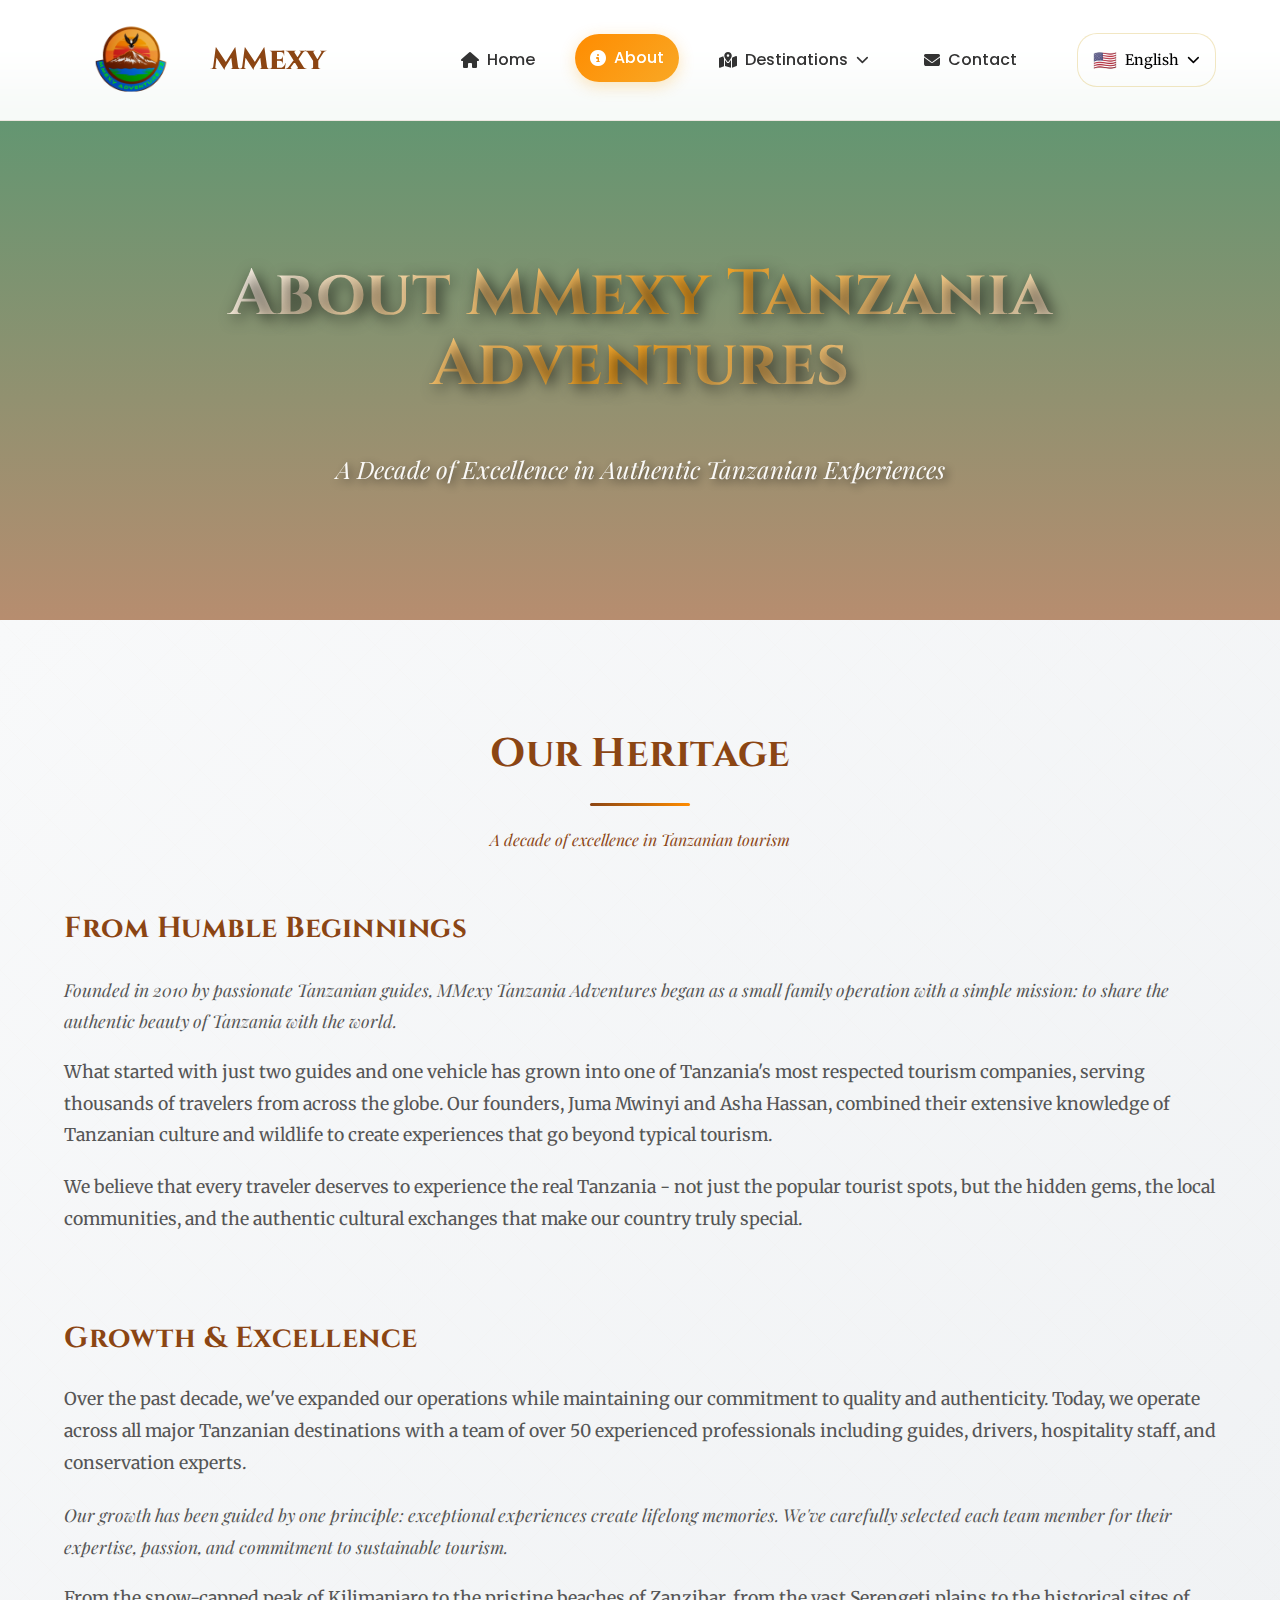
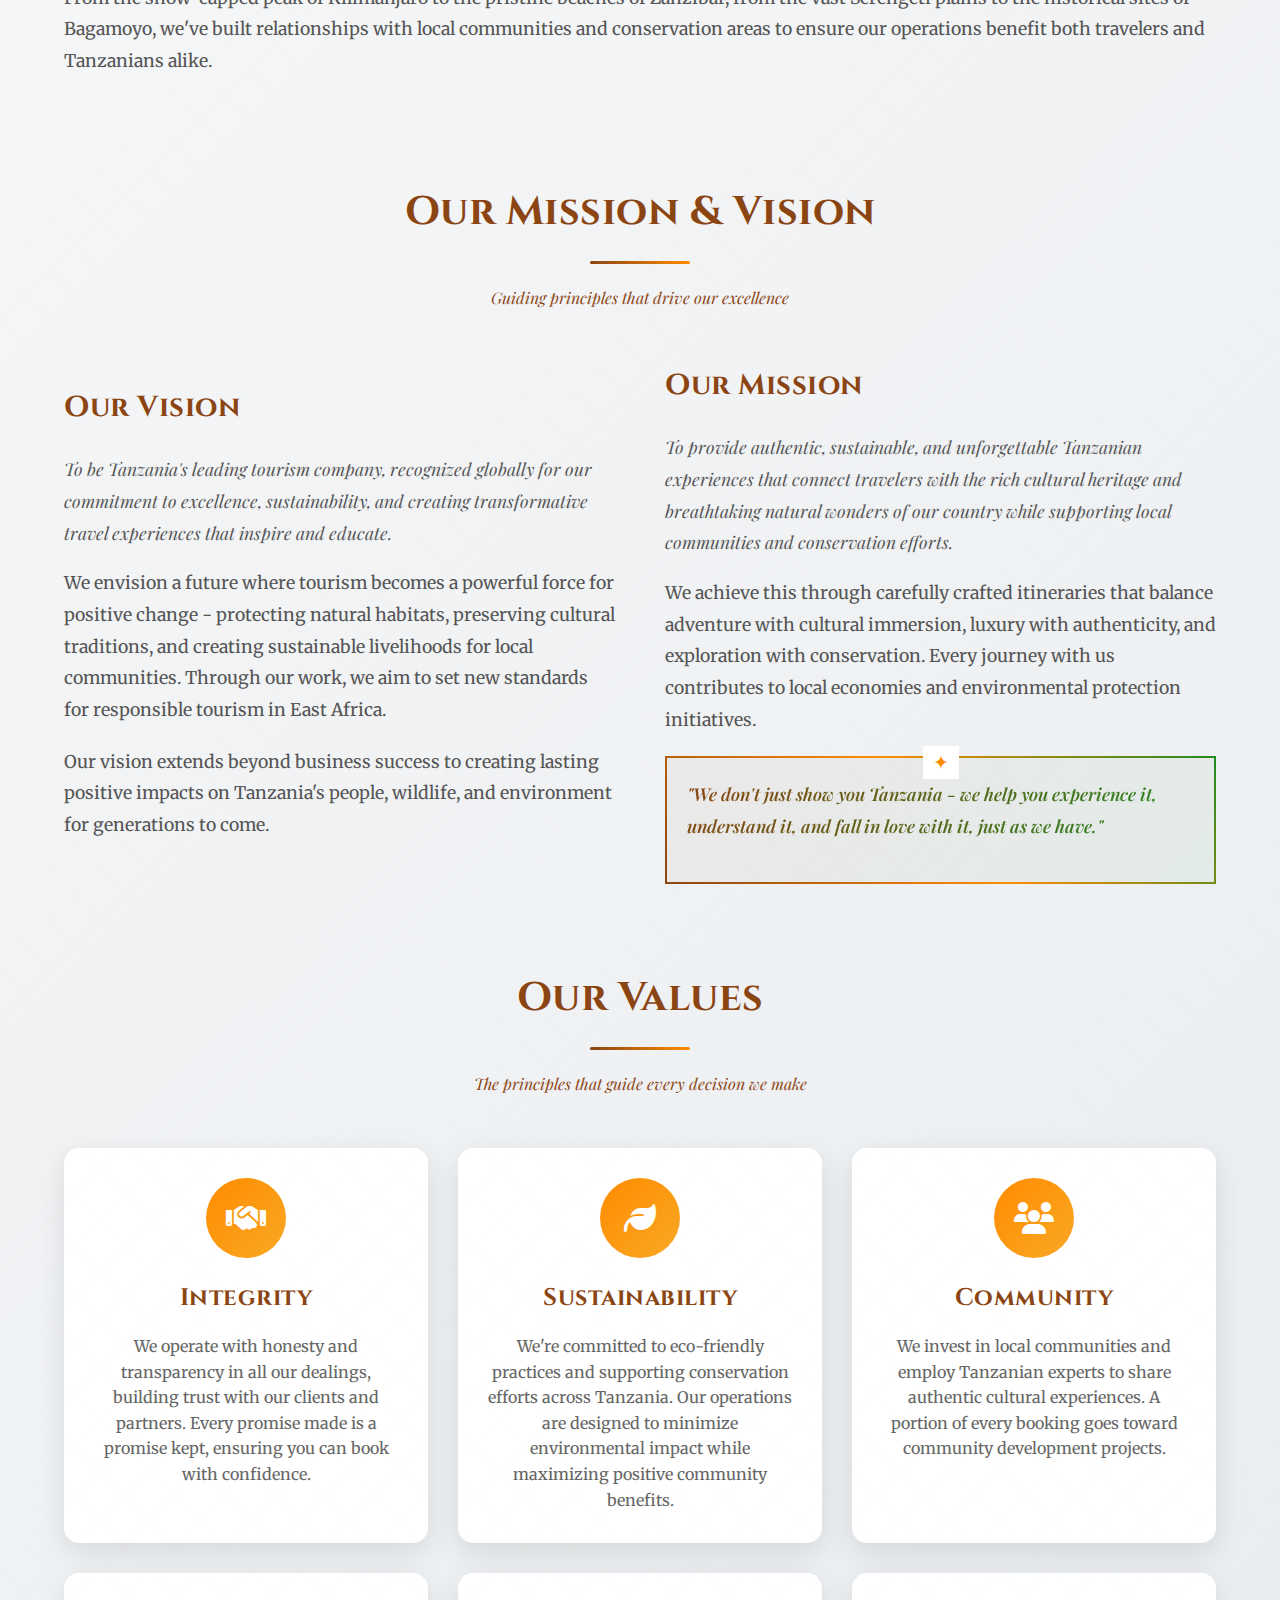
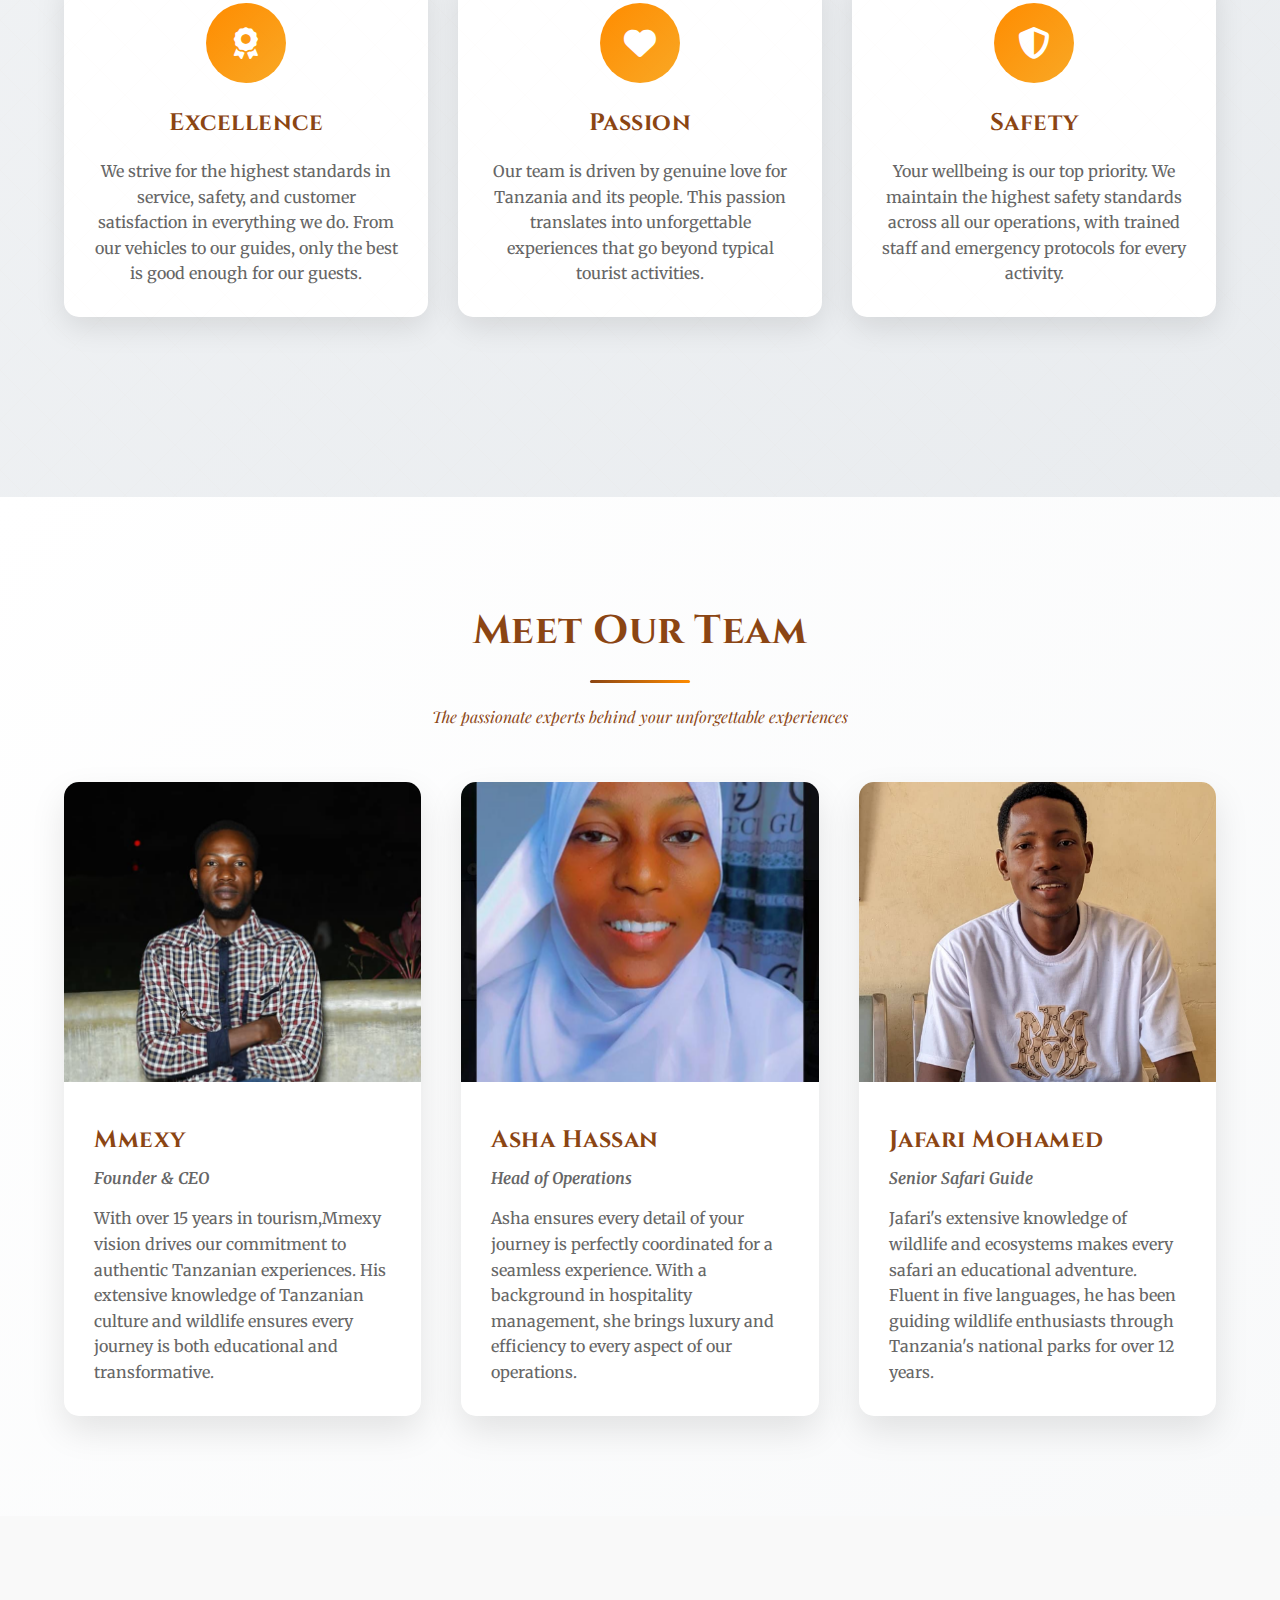
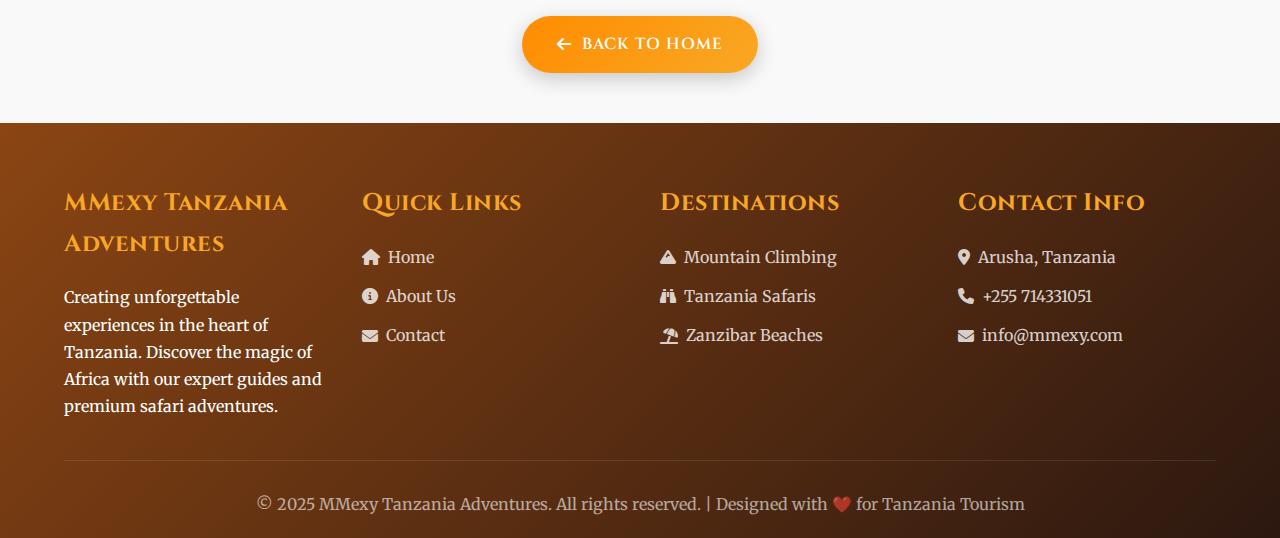
<file: about-us.html>
<!DOCTYPE html>
<html lang="en">
<head>
    <meta charset="UTF-8">
    <meta name="viewport" content="width=device-width, initial-scale=1.0">
    <title>About Us | MMexy Tanzania Adventures</title>
    <link rel="stylesheet" href="https://cdnjs.cloudflare.com/ajax/libs/font-awesome/6.4.0/css/all.min.css">
    <link href="https://fonts.googleapis.com/css2?family=Poppins:wght@300;400;500;600;700&family=Playfair+Display:wght@400;700&family=Cinzel:wght@400;700&family=Merriweather:wght@300;400;700&display=swap" rel="stylesheet">
    <link href="https://unpkg.com/aos@2.3.1/dist/aos.css" rel="stylesheet">
    <style>
        :root {
            --primary: #1a6d38;
            --secondary: #f9a825;
            --accent: #1565c0;
            --light: #f5f5f5;
            --dark: #333333;
            --shadow: 0 4px 15px rgba(0, 0, 0, 0.1);
            --premium-gold: #ffd700;
            --premium-silver: #c0c0c0;
            --premium-bronze: #cd7f32;
            --artistic-brown: #8B4513;
            --safari-orange: #FF8C00;
            --nature-green: #228B22;
            --transition: all 0.3s cubic-bezier(0.4, 0, 0.2, 1);
        }
       
        * {
            margin: 0;
            padding: 0;
            box-sizing: border-box;
        }
       
        body {
            font-family: 'Merriweather', serif;
            line-height: 1.7;
            color: var(--dark);
            background-color: #f9f9f9;
            overflow-x: hidden;
        }
       
        h1, h2, h3, h4 {
            font-family: 'Cinzel', serif;
            font-weight: 700;
            letter-spacing: 0.5px;
        }

        /* ===== PREMIUM NAVIGATION BAR ===== */
        .premium-navbar {
            position: fixed;
            top: 0;
            width: 100%;
            background: rgba(255, 255, 255, 0.95);
            backdrop-filter: blur(20px);
            -webkit-backdrop-filter: blur(20px);
            z-index: 1000;
            padding: 15px 0;
            transition: var(--transition);
            border-bottom: 1px solid rgba(139, 69, 19, 0.1);
        }

        .premium-navbar.scrolled {
            padding: 10px 0;
            background: rgba(255, 255, 255, 0.98);
            box-shadow: 0 8px 32px rgba(0, 0, 0, 0.1);
        }

        .nav-container {
            width: 90%;
            max-width: 1200px;
            margin: 0 auto;
            display: flex;
            justify-content: space-between;
            align-items: center;
        }

        .nav-logo {
            display: flex;
            align-items: center;
            gap: 12px;
            text-decoration: none;
            color: var(--artistic-brown);
            font-weight: 700;
            font-size: 1.5rem;
            font-family: 'Cinzel', serif;
            transition: var(--transition);
        }

        .nav-logo:hover {
            transform: scale(1.05);
            color: var(--safari-orange);
        }

        .logo-icon {
            font-size: 2rem;
            color: var(--safari-orange);
        }

        .desktop-nav {
            display: flex;
            align-items: center;
            gap: 30px;
        }

        .nav-menu {
            display: flex;
            list-style: none;
            gap: 25px;
            margin: 0;
            padding: 0;
        }

        .nav-item {
            position: relative;
        }

        .nav-link {
            display: flex;
            align-items: center;
            gap: 8px;
            text-decoration: none;
            color: var(--dark);
            font-weight: 500;
            padding: 10px 15px;
            border-radius: 25px;
            transition: var(--transition);
            font-family: 'Poppins', sans-serif;
        }

        .nav-link:hover,
        .nav-link.active {
            background: linear-gradient(135deg, var(--safari-orange), var(--secondary));
            color: white;
            transform: translateY(-2px);
            box-shadow: 0 4px 15px rgba(249, 168, 37, 0.3);
        }

        .dropdown-parent {
            position: relative;
        }

        .dropdown {
            position: absolute;
            top: 100%;
            left: 0;
            background: rgba(255, 255, 255, 0.95);
            backdrop-filter: blur(20px);
            -webkit-backdrop-filter: blur(20px);
            border-radius: 15px;
            padding: 15px;
            min-width: 250px;
            opacity: 0;
            visibility: hidden;
            transform: translateY(15px);
            transition: var(--transition);
            box-shadow: 0 20px 60px rgba(0, 0, 0, 0.15);
            border: 1px solid rgba(139, 69, 19, 0.1);
        }

        .dropdown-parent:hover .dropdown {
            opacity: 1;
            visibility: visible;
            transform: translateY(5px);
        }

        .dropdown-item {
            display: flex;
            align-items: center;
            gap: 12px;
            padding: 12px 15px;
            text-decoration: none;
            color: var(--dark);
            border-radius: 10px;
            transition: var(--transition);
            margin-bottom: 5px;
        }

        .dropdown-item:hover {
            background: linear-gradient(135deg, var(--safari-orange), var(--secondary));
            color: white;
            transform: translateX(5px);
        }

        .mobile-menu-btn {
            display: none;
            flex-direction: column;
            gap: 4px;
            background: none;
            border: none;
            cursor: pointer;
            padding: 8px;
        }

        .menu-line {
            width: 25px;
            height: 3px;
            background: var(--artistic-brown);
            border-radius: 2px;
            transition: var(--transition);
        }

        .mobile-menu-btn.active .menu-line:nth-child(1) {
            transform: rotate(45deg) translate(6px, 6px);
        }

        .mobile-menu-btn.active .menu-line:nth-child(2) {
            opacity: 0;
        }

        .mobile-menu-btn.active .menu-line:nth-child(3) {
            transform: rotate(-45deg) translate(6px, -6px);
        }

        /* ===== PREMIUM SIDEBAR ===== */
        .sidebar-overlay {
            position: fixed;
            top: 0;
            left: 0;
            width: 100%;
            height: 100%;
            background: rgba(0, 0, 0, 0.5);
            backdrop-filter: blur(5px);
            z-index: 1999;
            opacity: 0;
            visibility: hidden;
            transition: var(--transition);
        }

        .sidebar-overlay.active {
            opacity: 1;
            visibility: visible;
        }

        .premium-sidebar {
            position: fixed;
            top: 0;
            right: -400px;
            width: 350px;
            height: 100vh;
            background: rgba(255, 255, 255, 0.98);
            backdrop-filter: blur(20px);
            -webkit-backdrop-filter: blur(20px);
            z-index: 2000;
            transition: var(--transition);
            box-shadow: -5px 0 30px rgba(0, 0, 0, 0.1);
            display: flex;
            flex-direction: column;
        }

        .premium-sidebar.active {
            right: 0;
        }

        .sidebar-header {
            display: flex;
            justify-content: space-between;
            align-items: center;
            padding: 25px;
            border-bottom: 1px solid rgba(139, 69, 19, 0.1);
        }

        .sidebar-logo {
            display: flex;
            align-items: center;
            gap: 10px;
            color: var(--artistic-brown);
            font-weight: 700;
            font-size: 1.3rem;
            font-family: 'Cinzel', serif;
        }

        .sidebar-logo-icon {
            font-size: 1.8rem;
            color: var(--safari-orange);
        }

        .close-sidebar {
            background: none;
            border: none;
            font-size: 1.5rem;
            color: var(--artistic-brown);
            cursor: pointer;
            transition: var(--transition);
        }

        .close-sidebar:hover {
            color: var(--safari-orange);
            transform: rotate(90deg);
        }

        .sidebar-content {
            flex: 1;
            padding: 25px;
            overflow-y: auto;
        }

        .sidebar-nav {
            list-style: none;
        }

        .sidebar-item {
            margin-bottom: 10px;
        }

        .sidebar-link {
            display: flex;
            align-items: center;
            gap: 12px;
            padding: 15px 20px;
            text-decoration: none;
            color: var(--dark);
            border-radius: 12px;
            transition: var(--transition);
            font-weight: 500;
        }

        .sidebar-link:hover,
        .sidebar-link.active {
            background: linear-gradient(135deg, var(--safari-orange), var(--secondary));
            color: white;
            transform: translateX(5px);
        }

        .sidebar-dropdown-toggle {
            justify-content: space-between;
        }

        .dropdown-arrow {
            transition: var(--transition);
        }

        .sidebar-dropdown-toggle.active .dropdown-arrow {
            transform: rotate(180deg);
        }

        .sidebar-dropdown {
            max-height: 0;
            overflow: hidden;
            transition: var(--transition);
            margin-left: 20px;
        }

        .sidebar-dropdown.active {
            max-height: 500px;
        }

        .sidebar-footer {
            padding: 25px;
            border-top: 1px solid rgba(139, 69, 19, 0.1);
        }

        .sidebar-social {
            display: flex;
            justify-content: center;
            gap: 15px;
        }

        .social-link {
            display: flex;
            align-items: center;
            justify-content: center;
            width: 40px;
            height: 40px;
            background: linear-gradient(135deg, var(--safari-orange), var(--secondary));
            color: white;
            border-radius: 50%;
            text-decoration: none;
            transition: var(--transition);
        }

        .social-link:hover {
            transform: translateY(-3px) scale(1.1);
            box-shadow: 0 8px 20px rgba(249, 168, 37, 0.3);
        }

        /* ===== PREMIUM TRANSLATION SYSTEM ===== */
        .translation-system {
            position: relative;
        }

        .language-selector {
            position: relative;
            margin-left: 15px;
        }

        .current-language {
            display: flex;
            align-items: center;
            gap: 8px;
            padding: 10px 15px;
            background: rgba(255, 255, 255, 0.1);
            border: 1px solid rgba(212, 175, 55, 0.3);
            border-radius: 20px;
            color: #ffffff;
            cursor: pointer;
            transition: var(--transition);
            font-weight: 500;
            font-size: 0.9rem;
        }

        .current-language:hover {
            background: rgba(255, 255, 255, 0.15);
            border-color: var(--safari-orange);
            box-shadow: 0 2px 12px rgba(212, 175, 55, 0.2);
        }

        .language-flag {
            font-size: 1.2rem;
        }

        .language-dropdown {
            position: absolute;
            top: 100%;
            right: 0;
            background: rgba(26, 45, 26, 0.98);
            backdrop-filter: blur(20px);
            -webkit-backdrop-filter: blur(20px);
            border-radius: 15px;
            padding: 15px;
            min-width: 200px;
            opacity: 0;
            visibility: hidden;
            transform: translateY(15px);
            transition: var(--transition);
            border: 1px solid rgba(212, 175, 55, 0.2);
            box-shadow: 0 20px 60px rgba(0, 0, 0, 0.3);
            z-index: 1000;
        }

        .language-selector:hover .language-dropdown {
            opacity: 1;
            visibility: visible;
            transform: translateY(5px);
        }

        .language-dropdown::before {
            content: '';
            position: absolute;
            top: -8px;
            right: 20px;
            width: 16px;
            height: 16px;
            background: rgba(26, 45, 26, 0.98);
            transform: rotate(45deg);
            border-top: 1px solid rgba(212, 175, 55, 0.2);
            border-left: 1px solid rgba(212, 175, 55, 0.2);
        }

        .language-option {
            display: flex;
            align-items: center;
            gap: 12px;
            padding: 12px 15px;
            color: white;
            text-decoration: none;
            border-radius: 10px;
            transition: var(--transition);
            margin-bottom: 5px;
            font-size: 0.9rem;
        }

        .language-option:hover {
            background: linear-gradient(135deg, rgba(212, 175, 55, 0.2), rgba(249, 168, 37, 0.1));
            color: var(--safari-orange);
            transform: translateX(5px);
        }

        .language-option.active {
            background: linear-gradient(135deg, var(--safari-orange), var(--secondary));
            color: #1a2f1a;
            font-weight: 600;
        }

        /* Translation Loading Animation */
        .translation-loading {
            display: none;
            position: fixed;
            top: 0;
            left: 0;
            width: 100%;
            height: 100%;
            background: rgba(26, 45, 26, 0.9);
            z-index: 9999;
            justify-content: center;
            align-items: center;
            flex-direction: column;
            color: white;
        }

        .translation-loading.active {
            display: flex;
        }

        .loading-spinner {
            width: 50px;
            height: 50px;
            border: 3px solid rgba(212, 175, 55, 0.3);
            border-top: 3px solid var(--safari-orange);
            border-radius: 50%;
            animation: spin 1s linear infinite;
            margin-bottom: 20px;
        }

        @keyframes spin {
            0% { transform: rotate(0deg); }
            100% { transform: rotate(360deg); }
        }

        /* Sidebar Language Selector */
        .sidebar-language {
            width: 100%;
            background: rgba(255, 255, 255, 0.1);
            border: 1px solid rgba(212, 175, 55, 0.3);
            border-radius: 10px;
            padding: 12px 15px;
            color: #ffffff;
            font-weight: 500;
            margin-bottom: 20px;
            font-family: 'Poppins', sans-serif;
            cursor: pointer;
            transition: var(--transition);
        }

        .sidebar-language:hover {
            background: rgba(255, 255, 255, 0.15);
            border-color: var(--safari-orange);
        }

        .sidebar-language option {
            background: #1a2f1a;
            color: #ffffff;
        }

        /* Mobile Language Selector */
        .mobile-language-selector {
            display: none;
            padding: 20px;
        }

        @media (max-width: 1024px) {
            .desktop-nav .language-selector {
                display: none;
            }
            
            .mobile-language-selector {
                display: block;
            }
        }

        .container {
            width: 90%;
            max-width: 1200px;
            margin: 0 auto;
        }
       
        /* Artistic Text Styles */
        .artistic-title {
            font-family: 'Cinzel', serif;
            font-weight: 700;
            background: linear-gradient(135deg, var(--artistic-brown), var(--safari-orange));
            -webkit-background-clip: text;
            -webkit-text-fill-color: transparent;
            background-clip: text;
            text-shadow: 2px 2px 4px rgba(0, 0, 0, 0.1);
            position: relative;
            display: inline-block;
        }

        .artistic-title::after {
            content: '';
            position: absolute;
            bottom: -10px;
            left: 0;
            width: 100%;
            height: 3px;
            background: linear-gradient(90deg, transparent, var(--safari-orange), transparent);
        }

        .elegant-text {
            font-family: 'Playfair Display', serif;
            font-style: italic;
            color: var(--artistic-brown);
            line-height: 1.8;
        }

        .safari-heading {
            font-family: 'Cinzel', serif;
            color: var(--artistic-brown);
            text-transform: uppercase;
            letter-spacing: 2px;
            position: relative;
            padding-bottom: 15px;
        }

        .safari-heading::before {
            content: '❖';
            position: absolute;
            left: -30px;
            top: 50%;
            transform: translateY(-50%);
            color: var(--safari-orange);
            font-size: 1.2rem;
        }

        .safari-heading::after {
            content: '❖';
            position: absolute;
            right: -30px;
            top: 50%;
            transform: translateY(-50%);
            color: var(--safari-orange);
            font-size: 1.2rem;
        }

        .calligraphic-text {
            font-family: 'Playfair Display', serif;
            font-style: italic;
            background: linear-gradient(135deg, var(--artistic-brown), var(--nature-green));
            -webkit-background-clip: text;
            -webkit-text-fill-color: transparent;
            background-clip: text;
            font-weight: 600;
        }

        .ornamental-border {
            border: 2px solid transparent;
            border-image: linear-gradient(45deg, var(--artistic-brown), var(--safari-orange), var(--nature-green)) 1;
            padding: 20px;
            position: relative;
            background: linear-gradient(135deg, rgba(139, 69, 19, 0.05), rgba(34, 139, 34, 0.05));
        }

        .ornamental-border::before {
            content: '✦';
            position: absolute;
            top: -12px;
            left: 50%;
            transform: translateX(-50%);
            background: white;
            padding: 0 10px;
            color: var(--safari-orange);
            font-size: 1.2rem;
        }

        /* About Page Hero */
        .about-hero {
            height: 60vh;
            background: linear-gradient(rgba(26, 109, 56, 0.7), rgba(139, 69, 19, 0.6)), 
                        url('https://images.unsplash.com/photo-1586375300773-8384e3e4916f?ixlib=rb-4.0.3&ixid=M3wxMjA3fDB8MHxwaG90by1wYWdlfHx8fGVufDB8fHx8fA%3D%3D&auto=format&fit=crop&w=2070&q=80');
            background-size: cover;
            background-position: center;
            display: flex;
            align-items: center;
            justify-content: center;
            text-align: center;
            color: white;
            padding-top: 80px;
            position: relative;
            overflow: hidden;
        }

        .about-hero-content {
            max-width: 900px;
            padding: 0 20px;
            animation: fadeInUp 1.2s ease;
            position: relative;
            z-index: 2;
        }

        @keyframes fadeInUp {
            from { 
                opacity: 0; 
                transform: translateY(50px) scale(0.95); 
            }
            to { 
                opacity: 1; 
                transform: translateY(0) scale(1); 
            }
        }

        .about-hero h1 {
            font-size: 4rem;
            margin-bottom: 1.5rem;
            text-shadow: 4px 4px 15px rgba(0, 0, 0, 0.7);
            line-height: 1.1;
            font-family: 'Cinzel', serif;
            background: linear-gradient(135deg, #fff, var(--secondary), #fff);
            -webkit-background-clip: text;
            -webkit-text-fill-color: transparent;
            background-clip: text;
            position: relative;
            padding-bottom: 25px;
            animation: titleGlow 3s ease-in-out infinite alternate;
        }

        .about-hero p {
            font-size: 1.5rem;
            margin-bottom: 2rem;
            text-shadow: 3px 3px 10px rgba(0, 0, 0, 0.7);
            opacity: 0.95;
            font-family: 'Playfair Display', serif;
            font-style: italic;
            line-height: 1.6;
        }

        /* Section Title */
        .section-title {
            text-align: center;
            margin-bottom: 4rem;
            position: relative;
        }
       
        .section-title h2 {
            font-size: 3rem;
            color: var(--artistic-brown);
            position: relative;
            display: inline-block;
            margin-bottom: 2rem;
            font-family: 'Cinzel', serif;
            text-transform: uppercase;
            letter-spacing: 3px;
        }
       
        .section-title h2::after {
            content: '';
            position: absolute;
            width: 100px;
            height: 4px;
            background: linear-gradient(90deg, var(--artistic-brown), var(--safari-orange), var(--nature-green));
            bottom: -15px;
            left: 50%;
            transform: translateX(-50%);
            border-radius: 2px;
        }

        .section-title .section-subtitle {
            font-family: 'Playfair Display', serif;
            font-style: italic;
            color: var(--artistic-brown);
            font-size: 1.2rem;
            margin-top: 1rem;
            opacity: 0.8;
        }

        /* Detailed About Sections */
        .detailed-about {
            padding: 100px 0;
            background: linear-gradient(135deg, #f8f9fa 0%, #e9ecef 100%);
            position: relative;
        }

        .detailed-about::before {
            content: '';
            position: absolute;
            top: 0;
            left: 0;
            width: 100%;
            height: 100%;
            background: url('data:image/svg+xml,<svg xmlns="http://www.w3.org/2000/svg" viewBox="0 0 100 100" fill="none" stroke="rgba(139,69,19,0.05)" stroke-width="0.5"><path d="M0,0 L100,100 M100,0 L0,100"/></svg>');
            background-size: 50px 50px;
        }

        .about-section {
            margin-bottom: 80px;
        }

        .about-section-title {
            text-align: center;
            margin-bottom: 50px;
        }

        .about-section-title h2 {
            font-size: 2.5rem;
            color: var(--artistic-brown);
            margin-bottom: 15px;
        }

        .divider {
            width: 100px;
            height: 3px;
            background: linear-gradient(90deg, var(--artistic-brown), var(--safari-orange));
            margin: 0 auto 20px;
            border-radius: 2px;
        }

        .story-content {
            display: flex;
            align-items: center;
            gap: 50px;
            margin-bottom: 60px;
        }

        .story-content:nth-child(even) {
            flex-direction: row-reverse;
        }

        .story-text {
            flex: 1;
        }

        .story-text h3 {
            font-size: 1.8rem;
            color: var(--artistic-brown);
            margin-bottom: 20px;
            font-family: 'Cinzel', serif;
        }

        .story-text p {
            margin-bottom: 20px;
            font-size: 1.1rem;
            line-height: 1.8;
            color: #555;
        }

        .story-image {
            flex: 1;
            border-radius: 15px;
            overflow: hidden;
            box-shadow: 0 20px 40px rgba(0, 0, 0, 0.2);
            border: 5px solid white;
            position: relative;
        }

        .story-image::before {
            content: '';
            position: absolute;
            top: -10px;
            left: -10px;
            right: -10px;
            bottom: -10px;
            border: 2px solid var(--safari-orange);
            border-radius: 20px;
            z-index: -1;
            opacity: 0.5;
        }

        .story-image img {
            width: 100%;
            height: 400px;
            object-fit: cover;
            transition: transform 0.5s ease;
        }

        .story-image:hover img {
            transform: scale(1.05);
        }

        /* Values Grid */
        .values-grid {
            display: grid;
            grid-template-columns: repeat(auto-fit, minmax(350px, 1fr));
            gap: 30px;
            margin-top: 40px;
        }

        .value-card {
            background: white;
            padding: 30px;
            border-radius: 15px;
            box-shadow: 0 10px 30px rgba(0, 0, 0, 0.1);
            transition: var(--transition);
            text-align: center;
        }

        .value-card:hover {
            transform: translateY(-10px);
            box-shadow: 0 20px 40px rgba(0, 0, 0, 0.15);
        }

        .value-icon {
            width: 80px;
            height: 80px;
            background: linear-gradient(135deg, var(--safari-orange), var(--secondary));
            border-radius: 50%;
            display: flex;
            align-items: center;
            justify-content: center;
            margin: 0 auto 20px;
            color: white;
            font-size: 2rem;
        }

        .value-card h3 {
            font-size: 1.5rem;
            color: var(--artistic-brown);
            margin-bottom: 15px;
            font-family: 'Cinzel', serif;
        }

        .value-card p {
            color: #666;
            line-height: 1.6;
        }

        /* Team Section */
        .team-section {
            padding: 100px 0;
            background: linear-gradient(135deg, #ffffff 0%, #f8f9fa 100%);
        }

        .team-grid {
            display: grid;
            grid-template-columns: repeat(auto-fit, minmax(350px, 1fr));
            gap: 40px;
            margin-top: 50px;
        }

        .team-member {
            background: white;
            border-radius: 15px;
            overflow: hidden;
            box-shadow: 0 15px 35px rgba(0, 0, 0, 0.1);
            transition: var(--transition);
        }

        .team-member:hover {
            transform: translateY(-10px);
            box-shadow: 0 25px 50px rgba(0, 0, 0, 0.15);
        }

        .team-member img {
            width: 100%;
            height: 300px;
            object-fit: cover;
        }

        .member-info {
            padding: 30px;
        }

        .member-info h3 {
            font-size: 1.5rem;
            color: var(--artistic-brown);
            margin-bottom: 5px;
            font-family: 'Cinzel', serif;
        }

        .position {
            color: var(--safari-orange);
            font-weight: 600;
            margin-bottom: 15px;
            font-style: italic;
        }

        .member-info p {
            color: #666;
            line-height: 1.6;
        }

        /* Back to Home */
        .back-to-home {
            text-align: center;
            margin-top: 50px;
            padding: 50px 0;
        }

        .btn {
            display: inline-flex;
            align-items: center;
            gap: 10px;
            background: linear-gradient(135deg, var(--safari-orange), var(--secondary));
            color: white;
            padding: 15px 35px;
            border-radius: 30px;
            text-decoration: none;
            font-weight: 600;
            transition: all 0.3s ease;
            border: none;
            cursor: pointer;
            box-shadow: 0 6px 20px rgba(0, 0, 0, 0.2);
            font-family: 'Cinzel', serif;
            letter-spacing: 1px;
            text-transform: uppercase;
            position: relative;
            overflow: hidden;
        }

        .btn::before {
            content: '';
            position: absolute;
            top: 0;
            left: -100%;
            width: 100%;
            height: 100%;
            background: linear-gradient(90deg, transparent, rgba(255,255,255,0.3), transparent);
            transition: left 0.5s;
        }

        .btn:hover::before {
            left: 100%;
        }
       
        .btn:hover {
            transform: translateY(-3px);
            box-shadow: 0 8px 25px rgba(0, 0, 0, 0.3);
            gap: 15px;
        }

        /* Footer */
        .footer {
            background: linear-gradient(135deg, var(--artistic-brown), #2c1810);
            color: white;
            padding: 60px 0 20px;
            position: relative;
        }

        .footer-content {
            display: grid;
            grid-template-columns: repeat(auto-fit, minmax(250px, 1fr));
            gap: 40px;
            margin-bottom: 40px;
        }

        .footer-section h3 {
            font-size: 1.5rem;
            margin-bottom: 20px;
            color: var(--secondary);
            font-family: 'Cinzel', serif;
        }

        .footer-links {
            list-style: none;
        }

        .footer-links li {
            margin-bottom: 12px;
        }

        .footer-links a {
            color: rgba(255, 255, 255, 0.8);
            text-decoration: none;
            transition: var(--transition);
            display: flex;
            align-items: center;
            gap: 8px;
        }

        .footer-links a:hover {
            color: var(--secondary);
            transform: translateX(5px);
        }

        .footer-bottom {
            text-align: center;
            padding-top: 30px;
            border-top: 1px solid rgba(255, 255, 255, 0.1);
            color: rgba(255, 255, 255, 0.6);
        }

        /* Responsive Design */
        @media (max-width: 1024px) {
            .desktop-nav {
                display: none;
            }

            .mobile-menu-btn {
                display: flex;
            }

            .about-hero h1 {
                font-size: 3rem;
            }

            .about-hero p {
                font-size: 1.2rem;
            }

            .story-content {
                flex-direction: column;
                gap: 30px;
            }

            .story-content:nth-child(even) {
                flex-direction: column;
            }

            .story-image img {
                height: 300px;
            }

            .values-grid {
                grid-template-columns: 1fr;
            }

            .team-grid {
                grid-template-columns: 1fr;
            }

            .premium-sidebar {
                width: 300px;
            }
        }

        @media (max-width: 768px) {
            .about-hero h1 {
                font-size: 2.5rem;
            }

            .section-title h2 {
                font-size: 2.2rem;
            }

            .story-text h3 {
                font-size: 1.5rem;
            }

            .value-card {
                padding: 20px;
            }
        }

        @media (max-width: 480px) {
            .about-hero h1 {
                font-size: 2rem;
            }

            .section-title h2 {
                font-size: 1.8rem;
            }

            .values-grid {
                grid-template-columns: 1fr;
            }

            .team-member img {
                height: 250px;
            }
        }

        /* Main Content Spacing */
        .main-content {
            padding-top: 80px;
        }
    </style>
</head>
<body>
    <!-- Premium Translation Loading -->
    <div class="translation-loading" id="translationLoading">
        <div class="loading-spinner"></div>
        <p data-i18n="translation.loading">Translating content...</p>
    </div>

    <!-- Premium Navigation Bar -->
    <nav class="premium-navbar" id="premiumNavbar">
        <div class="nav-container">
            <!-- Logo -->
            <!-- <a href="index.html" class="nav-logo">
                <i class="fas fa-mountain logo-icon"></i>
                <span class="logo-text">MMexy Tanzania</span>
            </a> -->

            
            <a href="index.html" class="nav-logo d-flex align-items-center text-decoration-none">
    <img src="assets/images/logo.png" alt="MMexy Tanzania Logo" class="logo-img me-2">
            <span class="logo-text">MMexy</span>
        </a>
        <style>
            .logo-img{
    height: 90px;      /* unaweza kuongeza hadi 50px */
    width: auto;
}
.logo-text{
    font-weight: 800;
    font-size: 1.9rem;
    color: #8B4513;
}

        </style>

            <!-- Desktop Navigation -->
            <div class="desktop-nav">
                <ul class="nav-menu">
                    <li class="nav-item">
                        <a href="index.html" class="nav-link" data-i18n="nav.home">
                            <i class="fas fa-home"></i>
                            <span>Home</span>
                        </a>
                    </li>
                    <li class="nav-item">
                        <a href="about-us.html" class="nav-link active" data-i18n="nav.about">
                            <i class="fas fa-info-circle"></i>
                            <span>About</span>
                        </a>
                    </li>
                    <li class="nav-item dropdown-parent">
                        <a href="#" class="nav-link" data-i18n="nav.destinations">
                            <i class="fas fa-map-marked-alt"></i>
                            <span>Destinations</span>
                            <i class="fas fa-chevron-down" style="font-size: 0.8rem;"></i>
                        </a>
                        <div class="dropdown">
                            <a href="mountain-climbing.html" class="dropdown-item" data-i18n="nav.mountain_climbing">
                                <i class="fas fa-mountain"></i>
                                <span>Mountain Climbing</span>
                            </a>
                            <a href="tanzania-safaris.html" class="dropdown-item" data-i18n="nav.safaris">
                                <i class="fas fa-binoculars"></i>
                                <span>Tanzania Safaris</span>
                            </a>
                            <a href="zanzibar-beaches.html" class="dropdown-item" data-i18n="nav.zanzibar">
                                <i class="fas fa-umbrella-beach"></i>
                                <span>Zanzibar Beaches</span>
                            </a>
                            <a href="cultural-tourism.html" class="dropdown-item" data-i18n="nav.cultural">
                                <i class="fas fa-music"></i>
                                <span>Cultural Tourism</span>
                            </a>
                            <a href="waterfall-tourism.html" class="dropdown-item" data-i18n="nav.waterfalls">
                                <i class="fas fa-water"></i>
                                <span>Waterfall Tourism</span>
                            </a>
                            <a href="historical-sites.html" class="dropdown-item" data-i18n="nav.historical">
                                <i class="fas fa-landmark"></i>
                                <span>Historical Sites</span>
                            </a>
                        </div>
                    </li>
                    <li class="nav-item">
                        <a href="contact.html" class="nav-link" data-i18n="nav.contact">
                            <i class="fas fa-envelope"></i>
                            <span>Contact</span>
                        </a>
                    </li>
                </ul>

                <!-- Premium Language Selector -->
                <div class="language-selector">
                    <div style="color: black;" class="current-language">
                        <span class="language-flag">🇺🇸</span>
                        <span>English</span>
                        <i class="fas fa-chevron-down" style="font-size: 0.8rem;"></i>
                    </div>
                    <div class="language-dropdown">
                        <a href="#" class="language-option active" data-lang="en">
                            <span class="language-flag">🇺🇸</span>
                            <span>English</span>
                            <i class="fas fa-check"></i>
                        </a>
                        <a href="#" class="language-option" data-lang="sw">
                            <span class="language-flag">🇹🇿</span>
                            <span>Kiswahili</span>
                        </a>
                        <a href="#" class="language-option" data-lang="fr">
                            <span class="language-flag">🇫🇷</span>
                            <span>Français</span>
                        </a>
                        <a href="#" class="language-option" data-lang="de">
                            <span class="language-flag">🇩🇪</span>
                            <span>Deutsch</span>
                        </a>
                        <a href="#" class="language-option" data-lang="es">
                            <span class="language-flag">🇪🇸</span>
                            <span>Español</span>
                        </a>
                        <a href="#" class="language-option" data-lang="it">
                            <span class="language-flag">🇮🇹</span>
                            <span>Italiano</span>
                        </a>
                        <a href="#" class="language-option" data-lang="pt">
                            <span class="language-flag">🇵🇹</span>
                            <span>Português</span>
                        </a>
                        <a href="#" class="language-option" data-lang="ru">
                            <span class="language-flag">🇷🇺</span>
                            <span>Русский</span>
                        </a>
                        <a href="#" class="language-option" data-lang="zh">
                            <span class="language-flag">🇨🇳</span>
                            <span>中文</span>
                        </a>
                        <a href="#" class="language-option" data-lang="ja">
                            <span class="language-flag">🇯🇵</span>
                            <span>日本語</span>
                        </a>
                    </div>
                </div>
            </div>

            <!-- Mobile Menu Button -->
            <button class="mobile-menu-btn" id="mobileMenuBtn">
                <span class="menu-line"></span>
                <span class="menu-line"></span>
                <span class="menu-line"></span>
            </button>
        </div>
    </nav>

    <!-- Sidebar Overlay -->
    <div class="sidebar-overlay" id="sidebarOverlay"></div>

    <!-- Premium Sidebar -->
    <div class="premium-sidebar" id="premiumSidebar">
        <!-- Sidebar Header -->
        <div class="sidebar-header">
            <div class="sidebar-logo">
                <i class="fas fa-mountain sidebar-logo-icon"></i>
                <span class="sidebar-logo-text">MMexy Tanzania</span>
            </div>
            <button class="close-sidebar" id="closeSidebar">
                <i class="fas fa-times"></i>
            </button>
        </div>

        <!-- Sidebar Content -->
        <div class="sidebar-content">
            <ul class="sidebar-nav">
                <li class="sidebar-item">
                    <a href="index.html" class="sidebar-link" data-i18n="nav.home">
                        <i class="fas fa-home"></i>
                        <span>Home</span>
                    </a>
                </li>
                <li class="sidebar-item">
                    <a href="about-us.html" class="sidebar-link active" data-i18n="nav.about">
                        <i class="fas fa-info-circle"></i>
                        <span>About Us</span>
                    </a>
                </li>
                <li class="sidebar-item">
                    <a href="#" class="sidebar-link sidebar-dropdown-toggle" id="destinationsToggle" data-i18n="nav.destinations">
                        <i class="fas fa-map-marked-alt"></i>
                        <span>Destinations</span>
                        <i class="fas fa-chevron-down dropdown-arrow"></i>
                    </a>
                    <div class="sidebar-dropdown" id="destinationsDropdown">
                        <a href="mountain-climbing.html" class="sidebar-link" data-i18n="nav.mountain_climbing">
                            <i class="fas fa-mountain"></i>
                            <span>Mountain Climbing</span>
                        </a>
                        <a href="tanzania-safaris.html" class="sidebar-link" data-i18n="nav.safaris">
                            <i class="fas fa-binoculars"></i>
                            <span>Tanzania Safaris</span>
                        </a>
                        <a href="zanzibar-beaches.html" class="sidebar-link" data-i18n="nav.zanzibar">
                            <i class="fas fa-umbrella-beach"></i>
                            <span>Zanzibar Beaches</span>
                        </a>
                        <a href="cultural-tourism.html" class="sidebar-link" data-i18n="nav.cultural">
                            <i class="fas fa-music"></i>
                            <span>Cultural Tourism</span>
                        </a>
                        <a href="waterfall-tourism.html" class="sidebar-link" data-i18n="nav.waterfalls">
                            <i class="fas fa-water"></i>
                            <span>Waterfall Tourism</span>
                        </a>
                        <a href="historical-sites.html" class="sidebar-link" data-i18n="nav.historical">
                            <i class="fas fa-landmark"></i>
                            <span>Historical Sites</span>
                        </a>
                    </div>
                </li>
                <li class="sidebar-item">
                    <a href="contact.html" class="sidebar-link" data-i18n="nav.contact">
                        <i class="fas fa-envelope"></i>
                        <span>Contact</span>
                    </a>
                </li>
            </ul>

            <!-- Mobile Language Selector -->
            <div class="mobile-language-selector">
                <label for="sidebarLanguage" data-i18n="footer.language">Language:</label>
                <select style="color: black;" class="sidebar-language" id="sidebarLanguage">
                    <option value="en">🇺🇸 English</option>
                    <option value="sw">🇹🇿 Kiswahili</option>
                    <option value="fr">🇫🇷 Français</option>
                    <option value="de">🇩🇪 Deutsch</option>
                    <option value="es">🇪🇸 Español</option>
                    <option value="it">🇮🇹 Italiano</option>
                    <option value="pt">🇵🇹 Português</option>
                    <option value="ru">🇷🇺 Русский</option>
                    <option value="zh">🇨🇳 中文</option>
                    <option value="ja">🇯🇵 日本語</option>
                </select>
            </div>
        </div>

        <!-- Sidebar Footer -->
        <div class="sidebar-footer">
            <div class="sidebar-social">
                <a href="#" class="social-link" aria-label="Facebook">
                    <i class="fab fa-facebook-f"></i>
                </a>
                <a href="#" class="social-link" aria-label="Instagram">
                    <i class="fab fa-instagram"></i>
                </a>
                <a href="#" class="social-link" aria-label="Twitter">
                    <i class="fab fa-twitter"></i>
                </a>
                <a href="#" class="social-link" aria-label="YouTube">
                    <i class="fab fa-youtube"></i>
                </a>
            </div>
        </div>
    </div>

    <!-- Main Content -->
    <div class="main-content">
        <!-- About Hero Section -->
        <section class="about-hero" id="about">
            <div class="about-hero-content">
                <h1 data-i18n="about.hero_title">About MMexy Tanzania Adventures</h1>
                <p data-i18n="about.hero_subtitle">A Decade of Excellence in Authentic Tanzanian Experiences</p>
            </div>
        </section>

        <!-- Detailed About Content -->
        <section class="detailed-about">
            <div class="container">
                <!-- Our Heritage Section -->
                <div class="about-section">
                    <div class="about-section-title">
                        <h2 data-i18n="about.heritage_title">Our Heritage</h2>
                        <div class="divider"></div>
                        <p class="elegant-text" data-i18n="about.heritage_subtitle">A decade of excellence in Tanzanian tourism</p>
                    </div>

                    <div class="story-content">
                        <div class="story-text">
                            <h3 data-i18n="about.humble_beginnings_title">From Humble Beginnings</h3>
                            <p class="elegant-text" data-i18n="about.humble_beginnings_quote">Founded in 2010 by passionate Tanzanian guides, MMexy Tanzania Adventures began as a small family operation with a simple mission: to share the authentic beauty of Tanzania with the world.</p>
                            <p data-i18n="about.humble_beginnings_para1">What started with just two guides and one vehicle has grown into one of Tanzania's most respected tourism companies, serving thousands of travelers from across the globe. Our founders, Juma Mwinyi and Asha Hassan, combined their extensive knowledge of Tanzanian culture and wildlife to create experiences that go beyond typical tourism.</p>
                            <p data-i18n="about.humble_beginnings_para2">We believe that every traveler deserves to experience the real Tanzania - not just the popular tourist spots, but the hidden gems, the local communities, and the authentic cultural exchanges that make our country truly special.</p>
                        </div>
                        <!-- <div class="story-image">
                            <img src="https://images.unsplash.com/photo-1586375300773-8384e3e4916f?ixlib=rb-4.0.3&auto=format&fit=crop&w=1350&q=80" alt="Our humble beginnings" data-i18n="about.humble_beginnings_image_alt">
                        </div> -->
                    </div>

                    <div class="story-content">
                        <!-- <div class="story-image">
                            <img src="https://images.unsplash.com/photo-1552733407-5d5c46c3bb3b?ixlib=rb-4.0.3&auto=format&fit=crop&w=1350&q=80" alt="Our growth journey" data-i18n="about.growth_image_alt">
                        </div> -->
                        <div class="story-text">
                            <h3 data-i18n="about.growth_title">Growth & Excellence</h3>
                            <p data-i18n="about.growth_para1">Over the past decade, we've expanded our operations while maintaining our commitment to quality and authenticity. Today, we operate across all major Tanzanian destinations with a team of over 50 experienced professionals including guides, drivers, hospitality staff, and conservation experts.</p>
                            <p class="elegant-text" data-i18n="about.growth_quote">Our growth has been guided by one principle: exceptional experiences create lifelong memories. We've carefully selected each team member for their expertise, passion, and commitment to sustainable tourism.</p>
                            <p data-i18n="about.growth_para2">From the snow-capped peak of Kilimanjaro to the pristine beaches of Zanzibar, from the vast Serengeti plains to the historical sites of Bagamoyo, we've built relationships with local communities and conservation areas to ensure our operations benefit both travelers and Tanzanians alike.</p>
                        </div>
                    </div>
                </div>

                <!-- Mission & Vision Section -->
                <div class="about-section">
                    <div class="about-section-title">
                        <h2 data-i18n="about.mission_vision_title">Our Mission & Vision</h2>
                        <div class="divider"></div>
                        <p class="elegant-text" data-i18n="about.mission_vision_subtitle">Guiding principles that drive our excellence</p>
                    </div>

                    <div class="story-content">
                        <div class="story-text">
                            <h3 data-i18n="about.mission_title">Our Mission</h3>
                            <p class="elegant-text" data-i18n="about.mission_quote">To provide authentic, sustainable, and unforgettable Tanzanian experiences that connect travelers with the rich cultural heritage and breathtaking natural wonders of our country while supporting local communities and conservation efforts.</p>
                            <p data-i18n="about.mission_para1">We achieve this through carefully crafted itineraries that balance adventure with cultural immersion, luxury with authenticity, and exploration with conservation. Every journey with us contributes to local economies and environmental protection initiatives.</p>
                            <div class="ornamental-border">
                                <p class="calligraphic-text" data-i18n="about.mission_founder_quote">"We don't just show you Tanzania - we help you experience it, understand it, and fall in love with it, just as we have."</p>
                            </div>
                        </div>
                        <div class="story-text">
                            <h3 data-i18n="about.vision_title">Our Vision</h3>
                            <p class="elegant-text" data-i18n="about.vision_quote">To be Tanzania's leading tourism company, recognized globally for our commitment to excellence, sustainability, and creating transformative travel experiences that inspire and educate.</p>
                            <p data-i18n="about.vision_para1">We envision a future where tourism becomes a powerful force for positive change - protecting natural habitats, preserving cultural traditions, and creating sustainable livelihoods for local communities. Through our work, we aim to set new standards for responsible tourism in East Africa.</p>
                            <p data-i18n="about.vision_para2">Our vision extends beyond business success to creating lasting positive impacts on Tanzania's people, wildlife, and environment for generations to come.</p>
                        </div>
                    </div>
                </div>

                <!-- Our Values Section -->
                <div class="about-section">
                    <div class="about-section-title">
                        <h2 data-i18n="about.values_title">Our Values</h2>
                        <div class="divider"></div>
                        <p class="elegant-text" data-i18n="about.values_subtitle">The principles that guide every decision we make</p>
                    </div>

                    <div class="values-grid">
                        <div class="value-card">
                            <div class="value-icon">
                                <i class="fas fa-handshake"></i>
                            </div>
                            <h3 data-i18n="about.integrity_title">Integrity</h3>
                            <p data-i18n="about.integrity_desc">We operate with honesty and transparency in all our dealings, building trust with our clients and partners. Every promise made is a promise kept, ensuring you can book with confidence.</p>
                        </div>
                        <div class="value-card">
                            <div class="value-icon">
                                <i class="fas fa-leaf"></i>
                            </div>
                            <h3 data-i18n="about.sustainability_title">Sustainability</h3>
                            <p data-i18n="about.sustainability_desc">We're committed to eco-friendly practices and supporting conservation efforts across Tanzania. Our operations are designed to minimize environmental impact while maximizing positive community benefits.</p>
                        </div>
                        <div class="value-card">
                            <div class="value-icon">
                                <i class="fas fa-users"></i>
                            </div>
                            <h3 data-i18n="about.community_title">Community</h3>
                            <p data-i18n="about.community_desc">We invest in local communities and employ Tanzanian experts to share authentic cultural experiences. A portion of every booking goes toward community development projects.</p>
                        </div>
                        <div class="value-card">
                            <div class="value-icon">
                                <i class="fas fa-award"></i>
                            </div>
                            <h3 data-i18n="about.excellence_title">Excellence</h3>
                            <p data-i18n="about.excellence_desc">We strive for the highest standards in service, safety, and customer satisfaction in everything we do. From our vehicles to our guides, only the best is good enough for our guests.</p>
                        </div>
                        <div class="value-card">
                            <div class="value-icon">
                                <i class="fas fa-heart"></i>
                            </div>
                            <h3 data-i18n="about.passion_title">Passion</h3>
                            <p data-i18n="about.passion_desc">Our team is driven by genuine love for Tanzania and its people. This passion translates into unforgettable experiences that go beyond typical tourist activities.</p>
                        </div>
                        <div class="value-card">
                            <div class="value-icon">
                                <i class="fas fa-shield-alt"></i>
                            </div>
                            <h3 data-i18n="about.safety_title">Safety</h3>
                            <p data-i18n="about.safety_desc">Your wellbeing is our top priority. We maintain the highest safety standards across all our operations, with trained staff and emergency protocols for every activity.</p>
                        </div>
                    </div>
                </div>
            </div>
        </section>

        <!-- Team Section -->
        <section class="team-section">
            <div class="container">
                <div class="about-section-title">
                    <h2 data-i18n="about.team_title">Meet Our Team</h2>
                    <div class="divider"></div>
                    <p class="elegant-text" data-i18n="about.team_subtitle">The passionate experts behind your unforgettable experiences</p>
                </div>

                <div class="team-grid">
                    <div class="team-member">
                        <img src="assets/images/ceo.jpeg" alt="Founder & CEO" data-i18n="about.team_ceo_image_alt">
                        <div class="member-info">
                            <h3 data-i18n="about.team_ceo_name">Mmexy</h3>
                            <p class="position" data-i18n="about.team_ceo_position">Founder & CEO</p>
                            <p data-i18n="about.team_ceo_desc">With over 15 years in tourism,Mmexy vision drives our commitment to authentic Tanzanian experiences. His extensive knowledge of Tanzanian culture and wildlife ensures every journey is both educational and transformative.</p>
                        </div>
                    </div>
                    <div class="team-member">
                        <img src="assets/images/sub2.jpeg" alt="Head of Operations" data-i18n="about.team_operations_image_alt">
                        <div class="member-info">
                            <h3 data-i18n="about.team_operations_name">Asha Hassan</h3>
                            <p class="position" data-i18n="about.team_operations_position">Head of Operations</p>
                            <p data-i18n="about.team_operations_desc">Asha ensures every detail of your journey is perfectly coordinated for a seamless experience. With a background in hospitality management, she brings luxury and efficiency to every aspect of our operations.</p>
                        </div>
                    </div>
                    <div class="team-member">
                        <img src="assets/images/sub.jpeg" alt="Senior Safari Guide" data-i18n="about.team_guide_image_alt">
                        <div class="member-info">
                            <h3 data-i18n="about.team_guide_name">Jafari Mohamed</h3>
                            <p class="position" data-i18n="about.team_guide_position">Senior Safari Guide</p>
                            <p data-i18n="about.team_guide_desc">Jafari's extensive knowledge of wildlife and ecosystems makes every safari an educational adventure. Fluent in five languages, he has been guiding wildlife enthusiasts through Tanzania's national parks for over 12 years.</p>
                        </div>
                    </div>
                </div>
            </div>
        </section>

        <!-- Back to Home -->
        <div class="container">
            <div class="back-to-home">
                <a href="index.html" class="btn">
                    <i class="fas fa-arrow-left" aria-hidden="true"></i>
                    <span data-i18n="about.back_to_home">Back to Home</span>
                </a>
            </div>
        </div>

        <!-- Footer -->
        <footer class="footer">
            <div class="container">
                <div class="footer-content">
                    <div class="footer-section">
                        <h3 data-i18n="footer.company">MMexy Tanzania Adventures</h3>
                        <p data-i18n="footer.description">Creating unforgettable experiences in the heart of Tanzania. Discover the magic of Africa with our expert guides and premium safari adventures.</p>
                    </div>
                    <div class="footer-section">
                        <h3 data-i18n="footer.quick_links">Quick Links</h3>
                        <ul class="footer-links">
                            <li><a href="index.html"><i class="fas fa-home"></i> <span data-i18n="nav.home">Home</span></a></li>
                            <li><a href="about-us.html"><i class="fas fa-info-circle"></i> <span data-i18n="nav.about">About Us</span></a></li>
                            <li><a href="contact.html"><i class="fas fa-envelope"></i> <span data-i18n="nav.contact">Contact</span></a></li>
                        </ul>
                    </div>
                    <div class="footer-section">
                        <h3 data-i18n="footer.destinations">Destinations</h3>
                        <ul class="footer-links">
                            <li><a href="mountain-climbing.html"><i class="fas fa-mountain"></i> <span data-i18n="nav.mountain_climbing">Mountain Climbing</span></a></li>
                            <li><a href="tanzania-safaris.html"><i class="fas fa-binoculars"></i> <span data-i18n="nav.safaris">Tanzania Safaris</span></a></li>
                            <li><a href="zanzibar-beaches.html"><i class="fas fa-umbrella-beach"></i> <span data-i18n="nav.zanzibar">Zanzibar Beaches</span></a></li>
                        </ul>
                    </div>
                    <div class="footer-section">
                        <h3 data-i18n="footer.contact_info">Contact Info</h3>
                        <ul class="footer-links">
                            <li><a href="#"><i class="fas fa-map-marker-alt"></i> <span data-i18n="footer.address">Arusha, Tanzania</span></a></li>
                            <li><a href="tel:+255123456789"><i class="fas fa-phone"></i> +255 714331051</a></li>
                            <li><a href="mailto:info@mmexytanzania.com"><i class="fas fa-envelope"></i> info@mmexy.com</a></li>
                        </ul>
                    </div>
                </div>
                <div class="footer-bottom">
                    <p data-i18n="footer.copyright">&copy; 2025 MMexy Tanzania Adventures. All rights reserved. | Designed with ❤️ for Tanzania Tourism</p>
                </div>
            </div>
        </footer>
    </div>

    <script src="https://unpkg.com/aos@2.3.1/dist/aos.js"></script>
    <script>
        // COMPLETE TRANSLATION SYSTEM - ALL 10 LANGUAGES FULLY IMPLEMENTED
        const translations = {
            en: {
                // Navigation
                "nav.home": "Home",
                "nav.about": "About",
                "nav.destinations": "Destinations",
                "nav.mountain_climbing": "Mountain Climbing",
                "nav.safaris": "Tanzania Safaris",
                "nav.zanzibar": "Zanzibar Beaches",
                "nav.cultural": "Cultural Tourism",
                "nav.waterfalls": "Waterfall Tourism",
                "nav.historical": "Historical Sites",
                "nav.contact": "Contact",

                // About Page Content
                "about.hero_title": "About MMexy Tanzania Adventures",
                "about.hero_subtitle": "A Decade of Excellence in Authentic Tanzanian Experiences",
                "about.heritage_title": "Our Heritage",
                "about.heritage_subtitle": "A decade of excellence in Tanzanian tourism",
                "about.humble_beginnings_title": "From Humble Beginnings",
                "about.humble_beginnings_quote": "Founded in 2010 by passionate Tanzanian guides, MMexy Tanzania Adventures began as a small family operation with a simple mission: to share the authentic beauty of Tanzania with the world.",
                "about.humble_beginnings_para1": "What started with just two guides and one vehicle has grown into one of Tanzania's most respected tourism companies, serving thousands of travelers from across the globe. Our founders, Juma Mwinyi and Asha Hassan, combined their extensive knowledge of Tanzanian culture and wildlife to create experiences that go beyond typical tourism.",
                "about.humble_beginnings_para2": "We believe that every traveler deserves to experience the real Tanzania - not just the popular tourist spots, but the hidden gems, the local communities, and the authentic cultural exchanges that make our country truly special.",
                "about.humble_beginnings_image_alt": "Our humble beginnings",
                "about.growth_title": "Growth & Excellence",
                "about.growth_para1": "Over the past decade, we've expanded our operations while maintaining our commitment to quality and authenticity. Today, we operate across all major Tanzanian destinations with a team of over 50 experienced professionals including guides, drivers, hospitality staff, and conservation experts.",
                "about.growth_quote": "Our growth has been guided by one principle: exceptional experiences create lifelong memories. We've carefully selected each team member for their expertise, passion, and commitment to sustainable tourism.",
                "about.growth_para2": "From the snow-capped peak of Kilimanjaro to the pristine beaches of Zanzibar, from the vast Serengeti plains to the historical sites of Bagamoyo, we've built relationships with local communities and conservation areas to ensure our operations benefit both travelers and Tanzanians alike.",
                "about.growth_image_alt": "Our growth journey",
                "about.mission_vision_title": "Our Mission & Vision",
                "about.mission_vision_subtitle": "Guiding principles that drive our excellence",
                "about.mission_title": "Our Mission",
                "about.mission_quote": "To provide authentic, sustainable, and unforgettable Tanzanian experiences that connect travelers with the rich cultural heritage and breathtaking natural wonders of our country while supporting local communities and conservation efforts.",
                "about.mission_para1": "We achieve this through carefully crafted itineraries that balance adventure with cultural immersion, luxury with authenticity, and exploration with conservation. Every journey with us contributes to local economies and environmental protection initiatives.",
                "about.mission_founder_quote": "\"We don't just show you Tanzania - we help you experience it, understand it, and fall in love with it, just as we have.\"",
                "about.vision_title": "Our Vision",
                "about.vision_quote": "To be Tanzania's leading tourism company, recognized globally for our commitment to excellence, sustainability, and creating transformative travel experiences that inspire and educate.",
                "about.vision_para1": "We envision a future where tourism becomes a powerful force for positive change - protecting natural habitats, preserving cultural traditions, and creating sustainable livelihoods for local communities. Through our work, we aim to set new standards for responsible tourism in East Africa.",
                "about.vision_para2": "Our vision extends beyond business success to creating lasting positive impacts on Tanzania's people, wildlife, and environment for generations to come.",
                "about.values_title": "Our Values",
                "about.values_subtitle": "The principles that guide every decision we make",
                "about.integrity_title": "Integrity",
                "about.integrity_desc": "We operate with honesty and transparency in all our dealings, building trust with our clients and partners. Every promise made is a promise kept, ensuring you can book with confidence.",
                "about.sustainability_title": "Sustainability",
                "about.sustainability_desc": "We're committed to eco-friendly practices and supporting conservation efforts across Tanzania. Our operations are designed to minimize environmental impact while maximizing positive community benefits.",
                "about.community_title": "Community",
                "about.community_desc": "We invest in local communities and employ Tanzanian experts to share authentic cultural experiences. A portion of every booking goes toward community development projects.",
                "about.excellence_title": "Excellence",
                "about.excellence_desc": "We strive for the highest standards in service, safety, and customer satisfaction in everything we do. From our vehicles to our guides, only the best is good enough for our guests.",
                "about.passion_title": "Passion",
                "about.passion_desc": "Our team is driven by genuine love for Tanzania and its people. This passion translates into unforgettable experiences that go beyond typical tourist activities.",
                "about.safety_title": "Safety",
                "about.safety_desc": "Your wellbeing is our top priority. We maintain the highest safety standards across all our operations, with trained staff and emergency protocols for every activity.",
                "about.team_title": "Meet Our Team",
                "about.team_subtitle": "The passionate experts behind your unforgettable experiences",
                "about.team_ceo_name": "Juma Mwinyi",
                "about.team_ceo_position": "Founder & CEO",
                "about.team_ceo_desc": "With over 15 years in tourism, Juma's vision drives our commitment to authentic Tanzanian experiences. His extensive knowledge of Tanzanian culture and wildlife ensures every journey is both educational and transformative.",
                "about.team_ceo_image_alt": "Founder & CEO",
                "about.team_operations_name": "Asha Hassan",
                "about.team_operations_position": "Head of Operations",
                "about.team_operations_desc": "Asha ensures every detail of your journey is perfectly coordinated for a seamless experience. With a background in hospitality management, she brings luxury and efficiency to every aspect of our operations.",
                "about.team_operations_image_alt": "Head of Operations",
                "about.team_guide_name": "Jafari Mohamed",
                "about.team_guide_position": "Senior Safari Guide",
                "about.team_guide_desc": "Jafari's extensive knowledge of wildlife and ecosystems makes every safari an educational adventure. Fluent in five languages, he has been guiding wildlife enthusiasts through Tanzania's national parks for over 12 years.",
                "about.team_guide_image_alt": "Senior Safari Guide",
                "about.back_to_home": "Back to Home",

                // Footer
                "footer.company": "MMexy Tanzania Adventures",
                "footer.description": "Creating unforgettable experiences in the heart of Tanzania. Discover the magic of Africa with our expert guides and premium safari adventures.",
                "footer.quick_links": "Quick Links",
                "footer.destinations": "Destinations",
                "footer.contact_info": "Contact Info",
                "footer.address": "Arusha, Tanzania",
                "footer.language": "Language:",
                "footer.copyright": "© 2024 MMexy Tanzania Adventures. All rights reserved. | Designed with ❤️ for Tanzania Tourism",

                // Translation System
                "translation.loading": "Translating content...",
                "translation.error": "Translation failed. Please try again."
            },
            sw: {
                // Navigation - Kiswahili
                "nav.home": "Nyumbani",
                "nav.about": "Kuhusu Sisi",
                "nav.destinations": "Sehemu za Kusisimua",
                "nav.mountain_climbing": "Kupanda Milima",
                "nav.safaris": "Safari Tanzania",
                "nav.zanzibar": "Fuoni za Zanzibar",
                "nav.cultural": "Utalii wa Kitamaduni",
                "nav.waterfalls": "Utalii wa Maporomoko",
                "nav.historical": "Maeneo ya Kihistoria",
                "nav.contact": "Wasiliana Nasi",

                // About Page Content - Kiswahili
                "about.hero_title": "Kuhusu MMexy Tanzania Adventures",
                "about.hero_subtitle": "Muongo wa Ubora katika Uzoefu wa Asili wa Kitanzania",
                "about.heritage_title": "Urithi Wetu",
                "about.heritage_subtitle": "Muongo wa ubora katika utalii wa Tanzania",
                "about.humble_beginnings_title": "Kutoka Mwanzo wa Unyenyekevu",
                "about.humble_beginnings_quote": "Iliyoanzishwa mwaka 2010 na waongozaji wa Kitanzania wenye shauku, MMexy Tanzania Adventures ilianza kama operesheni ndogo ya familia na misheni rahisi: kushiriki uzuri wa asili wa Tanzania na ulimwengu.",
                "about.humble_beginnings_para1": "Kilichoanza na waongozaji wawili tu na gari moja kimekua na kuwa moja ya makampuni ya utalii ya Tanzania yenye heshima zaidi, ikihudumia maelfu ya wasafiri kutoka duniani kote. Waanzilishi wetu, Juma Mwinyi na Asha Hassan, waliunganisha ujuzi wao wa kina wa utamaduni na wanyamapori wa Tanzania kuunda uzoefu unaozidi utalii wa kawaida.",
                "about.humble_beginnings_para2": "Tunaamini kwamba kila msafiri anastahili kupata uzoefu wa Tanzania ya kweli - sio tu sehemu maarufu za utalii, lakini hazina zilizofichwa, jamii za kienyeji, na mabadilishano ya kitamaduni ya asili ambayo hufanya nchi yetu iwe maalum.",
                "about.humble_beginnings_image_alt": "Mwanzo wetu wa unyenyekevu",
                "about.growth_title": "Ukuaji na Ubora",
                "about.growth_para1": "Katika muongo uliopita, tumepanua shughuli zetu huku tukidumisha ahadi yetu ya ubora na uhalisi. Leo, tunafanya kazi katika maeneo yote makuu ya Tanzania na timu ya zaidi ya wataalamu 50 wenye uzoefu ikiwemo waongozaji, madereva, wafanyikazi wa ukarimu, na wataalamu wa uhifadhi.",
                "about.growth_quote": "Ukuaji wetu umekuwa ukiongozwa na kanuni moja: uzoefu bora huunda kumbukumbu za maisha. Tumewachagua kwa uangalifu kila mwanachama wa timu kwa ujuzi wao, shauku, na kujitolea kwa utalii endelevu.",
                "about.growth_para2": "Kutoka kilele cha Kilimanjaro kilichofunikwa na theluji hadi fuoni safi za Zanzibar, kutoka tambarare kubwa za Serengeti hadi maeneo ya kihistoria ya Bagamoyo, tumekuwa tunaunda uhusiano na jamii za kienyeji na maeneo ya uhifadhi ili kuhakikisha shughuli zetu zinafaidi wote wasafiri na Watanzania.",
                "about.growth_image_alt": "Safari yetu ya ukuaji",
                "about.mission_vision_title": "Misheni na Maono Yetu",
                "about.mission_vision_subtitle": "Kanuni zinazoongoza ubora wetu",
                "about.mission_title": "Misheni Yetu",
                "about.mission_quote": "Kutoa uzoefu wa asili, endelevu, na usiosahaulika wa Kitanzania unaounganisha wasafiri na urithi wa kitamaduni na maajabu ya asili ya nchi yetu huku tukisaidia jamii za kienyeji na juhudi za uhifadhi.",
                "about.mission_para1": "Tunafanikisha hili kupitia ratiba zilizotengenezwa kwa uangalifu ambazo zinalinganisha adventure na kuzamishwa kwa kitamaduni, anasa na uhalisi, na uchunguzi na uhifadhi. Kila safari yetu inachangia katika uchumi wa kienyeji na mipango ya ulinzi wa mazingira.",
                "about.mission_founder_quote": "\"Hatukuonyeshi tu Tanzania - tunakusaidia kuipata uzoefu, kuelewa, na kuipenda, kama sisi tu.\"",
                "about.vision_title": "Maono Yetu",
                "about.vision_quote": "Kuwa kampuni ya utalii ya Tanzania inayoongoza, inayotambuliwa kimataifa kwa kujitolea kwetu kwa ubora, uendelevu, na kuunda uzoefu wa usafiri unaobadilisha unaoinspire na kuelimisha.",
                "about.vision_para1": "Tunaona siku zijazo ambapo utalii unakuwa nguvu yenye nguvu ya mabadiliko chanya - kulinda makazi ya asili, kuhifadhi mila za kitamaduni, na kuunda maisha endelevu kwa jamii za kienyeji. Kupitia kazi yetu, tunakusudia kuweka viwango vipya vya utalii wenye jukumu katika Afrika Mashariki.",
                "about.vision_para2": "Maono yetu yanaendelea zaidi ya mafanikio ya biashara hadi kuunda athari chanya za kudumu kwa watu wa Tanzania, wanyamapori, na mazingira kwa vizazi vijavyo.",
                "about.values_title": "Thamani Zetu",
                "about.values_subtitle": "Kanuni zinazoongoza kila uamuzi tunaufanya",
                "about.integrity_title": "Uadilifu",
                "about.integrity_desc": "Tunafanya kazi kwa uaminifu na uwazi katika mambo yetu yote, tukijenga imani na wateja wetu na washirika. Kila ahadi iliyotolewa ni ahadi iliyotimizwa, kuhakikisha unaweza kufanya hifadhi kwa ujasiri.",
                "about.sustainability_title": "Uendelevu",
                "about.sustainability_desc": "Tunajitolea kwa mazoea ya kirafiki na kusaidia juhudi za uhifadhi nchini Tanzania. Shughuli zetu zimeundwa kupunguza athari kwa mazingira huku tukiongeza faida za jamii.",
                "about.community_title": "Jamii",
                "about.community_desc": "Tunawekeza katika jamii za kienyeji na kuajiri wataalamu wa Tanzania kushiriki uzoefu wa kitamaduni. Sehemu ya kila uhifadhi inakwenda kuelekea miradi ya maendeleo ya jamii.",
                "about.excellence_title": "Ubora",
                "about.excellence_desc": "Tunajitahidi kwa viwango vya juu zaidi katika huduma, usalama, na kuridhika kwa wateja katika kila tunachofanya. Kutoka kwa magari yetu hadi waongozaji wetu, bora tu ndio bora kwa wageni wetu.",
                "about.passion_title": "Shauku",
                "about.passion_desc": "Timu yetu inaongozwa na upendo wa kweli wa Tanzania na watu wake. Shauku hii inabadilishwa kuwa uzoefu usiosahaulika ambao unazidi shughuli za utalii za kawaida.",
                "about.safety_title": "Usalama",
                "about.safety_desc": "Ustawi wako ndio kipaumbele chetu cha juu. Tunadumisha viwango vya juu zaidi vya usalama katika shughuli zetu zote, na wafanyakazi waliyofunzwa na itifaki za dharura kwa kila shughuli.",
                "about.team_title": "Kutana na Timu Yetu",
                "about.team_subtitle": "Wataalamu wenye shauku nyuma ya uzoefu wako usiosahaulika",
                "about.team_ceo_name": "Juma Mwinyi",
                "about.team_ceo_position": "Mwanzo na Mkurugenzi Mtendaji",
                "about.team_ceo_desc": "Kwa zaidi ya miaka 15 katika utalii, maono ya Juma yanaongoza kujitolea kwetu kwa uzoefu wa asili wa Kitanzania. Ujuzi wake wa kina wa utamaduni na wanyamapori wa Tanzania unahakikisha kila safari ni ya kuelimisha na kubadilisha.",
                "about.team_ceo_image_alt": "Mwanzo na Mkurugenzi Mtendaji",
                "about.team_operations_name": "Asha Hassan",
                "about.team_operations_position": "Mkuu wa Uendeshaji",
                "about.team_operations_desc": "Asha anahakikisha kila undani la safari yako inaratibiwa kikamilifu kwa uzoefu usio na shida. Kwa asili ya usimamizi wa ukarimu, analeta anasa na ufanisi katika kila kipengele cha shughuli zetu.",
                "about.team_operations_image_alt": "Mkuu wa Uendeshaji",
                "about.team_guide_name": "Jafari Mohamed",
                "about.team_guide_position": "Mwenyeji Mkuu wa Safari",
                "about.team_guide_desc": "Ujuzi wa kina wa Jafari wa wanyamapori na mifumo ikolojia hufanya kila safari kuwa adventure ya kielimu. Anazungumza lugha tano, amekuwa akiwaongoza wapenzi wa wanyamapori kupitia mbuga za kitaifa za Tanzania kwa zaidi ya miaka 12.",
                "about.team_guide_image_alt": "Mwenyeji Mkuu wa Safari",
                "about.back_to_home": "Rudi Nyumbani",

                // Footer - Kiswahili
                "footer.company": "MMexy Tanzania Adventures",
                "footer.description": "Kuunda uzoefu usiosahaulika moyoni mwa Tanzania. Gundua uchawi wa Afrika na waongozaji wetu wataalamu na safari za anasa za kipekee.",
                "footer.quick_links": "Viungo vya Haraka",
                "footer.destinations": "Sehemu za Kusisimua",
                "footer.contact_info": "Maelezo ya Mawasiliano",
                "footer.address": "Arusha, Tanzania",
                "footer.language": "Lugha:",
                "footer.copyright": "© 2024 MMexy Tanzania Adventures. Haki zote zimehifadhiwa. | Imebuniwa kwa ❤️ kwa Utalii wa Tanzania",

                // Translation System - Kiswahili
                "translation.loading": "Inatafsiri maudhui...",
                "translation.error": "Kutafsiri hakukufanikiwa. Tafadhali jaribu tena."
            },
            fr: {
                // Navigation - Français
                "nav.home": "Accueil",
                "nav.about": "À Propos",
                "nav.destinations": "Destinations",
                "nav.mountain_climbing": "Ascension de Montagnes",
                "nav.safaris": "Safaris Tanzanie",
                "nav.zanzibar": "Plages de Zanzibar",
                "nav.cultural": "Tourisme Culturel",
                "nav.waterfalls": "Tourisme des Cascades",
                "nav.historical": "Sites Historiques",
                "nav.contact": "Contact",

                // About Page Content - Français
                "about.hero_title": "À Propos de MMexy Tanzania Adventures",
                "about.hero_subtitle": "Une Décennie d'Excellence dans les Expériences Tanzaniennes Authentiques",
                "about.heritage_title": "Notre Héritage",
                "about.heritage_subtitle": "Une décennie d'excellence dans le tourisme tanzanien",
                "about.humble_beginnings_title": "Des Débuts Humbles",
                "about.humble_beginnings_quote": "Fondée en 2010 par des guides tanzaniens passionnés, MMexy Tanzania Adventures a commencé comme une petite entreprise familiale avec une mission simple : partager la beauté authentique de la Tanzanie avec le monde.",
                "about.humble_beginnings_para1": "Ce qui a commencé avec seulement deux guides et un véhicule est devenu l'une des entreprises touristiques les plus respectées de Tanzanie, servant des milliers de voyageurs du monde entier. Nos fondateurs, Juma Mwinyi et Asha Hassan, ont combiné leurs connaissances approfondies de la culture et de la faune tanzaniennes pour créer des expériences qui vont au-delà du tourisme typique.",
                "about.humble_beginnings_para2": "Nous croyons que chaque voyageur mérite de vivre la vraie Tanzanie - pas seulement les spots touristiques populaires, mais les joyaux cachés, les communautés locales et les échanges culturels authentiques qui rendent notre pays vraiment spécial.",
                "about.humble_beginnings_image_alt": "Nos débuts humbles",
                "about.growth_title": "Croissance et Excellence",
                "about.growth_para1": "Au cours de la dernière décennie, nous avons étendu nos opérations tout en maintenant notre engagement envers la qualité et l'authenticité. Aujourd'hui, nous opérons dans toutes les principales destinations tanzaniennes avec une équipe de plus de 50 professionnels expérimentés, y compris des guides, des chauffeurs, du personnel hôtelier et des experts en conservation.",
                "about.growth_quote": "Notre croissance a été guidée par un principe : les expériences exceptionnelles créent des souvenirs durables. Nous avons soigneusement sélectionné chaque membre de l'équipe pour son expertise, sa passion et son engagement envers le tourisme durable.",
                "about.growth_para2": "Du sommet enneigé du Kilimandjaro aux plages immaculées de Zanzibar, des vastes plaines du Serengeti aux sites historiques de Bagamoyo, nous avons établi des relations avec les communautés locales et les zones de conservation pour garantir que nos opérations profitent à la fois aux voyageurs et aux Tanzaniens.",
                "about.growth_image_alt": "Notre parcours de croissance",
                "about.mission_vision_title": "Notre Mission et Vision",
                "about.mission_vision_subtitle": "Principes directeurs qui motivent notre excellence",
                "about.mission_title": "Notre Mission",
                "about.mission_quote": "Fournir des expériences tanzaniennes authentiques, durables et inoubliables qui connectent les voyageurs avec le riche patrimoine culturel et les merveilles naturelles à couper le souffle de notre pays tout en soutenant les communautés locales et les efforts de conservation.",
                "about.mission_para1": "Nous y parvenons grâce à des itinéraires soigneusement conçus qui équilibrent aventure et immersion culturelle, luxe et authenticité, exploration et conservation. Chaque voyage avec nous contribue aux économies locales et aux initiatives de protection de l'environnement.",
                "about.mission_founder_quote": "\"Nous ne vous montrons pas seulement la Tanzanie - nous vous aidons à la vivre, à la comprendre et à l'aimer, tout comme nous l'avons fait.\"",
                "about.vision_title": "Notre Vision",
                "about.vision_quote": "Être l'entreprise touristique leader en Tanzanie, reconnue mondialement pour notre engagement envers l'excellence, la durabilité et la création d'expériences de voyage transformatrices qui inspirent et éduquent.",
                "about.vision_para1": "Nous envisageons un avenir où le tourisme devient une force puissante pour le changement positif - protégeant les habitats naturels, préservant les traditions culturelles et créant des moyens de subsistance durables pour les communautés locales. À travers notre travail, nous visons à établir de nouvelles normes pour le tourisme responsable en Afrique de l'Est.",
                "about.vision_para2": "Notre vision va au-delà du succès commercial pour créer des impacts positifs durables sur les populations, la faune et l'environnement de la Tanzanie pour les générations à venir.",
                "about.values_title": "Nos Valeurs",
                "about.values_subtitle": "Les principes qui guident chaque décision que nous prenons",
                "about.integrity_title": "Intégrité",
                "about.integrity_desc": "Nous opérons avec honnêteté et transparence dans toutes nos relations, établissant la confiance avec nos clients et partenaires. Chaque promesse faite est une promesse tenue, vous garantissant de réserver en toute confiance.",
                "about.sustainability_title": "Durabilité",
                "about.sustainability_desc": "Nous nous engageons en faveur de pratiques écologiques et du soutien aux efforts de conservation à travers la Tanzanie. Nos opérations sont conçues pour minimiser l'impact environnemental tout en maximisant les bénéfices communautaires positifs.",
                "about.community_title": "Communauté",
                "about.community_desc": "Nous investissons dans les communautés locales et employons des experts tanzaniens pour partager des expériences culturelles authentiques. Une partie de chaque réservation va aux projets de développement communautaire.",
                "about.excellence_title": "Excellence",
                "about.excellence_desc": "Nous visons les normes les plus élevées en matière de service, de sécurité et de satisfaction client dans tout ce que nous faisons. De nos véhicules à nos guides, seul le meilleur est assez bon pour nos clients.",
                "about.passion_title": "Passion",
                "about.passion_desc": "Notre équipe est animée par un amour authentique pour la Tanzanie et son peuple. Cette passion se traduit par des expériences inoubliables qui vont au-delà des activités touristiques typiques.",
                "about.safety_title": "Sécurité",
                "about.safety_desc": "Votre bien-être est notre priorité absolue. Nous maintenons les normes de sécurité les plus élevées dans toutes nos opérations, avec un personnel formé et des protocoles d'urgence pour chaque activité.",
                "about.team_title": "Rencontrez Notre Équipe",
                "about.team_subtitle": "Les experts passionnés derrière vos expériences inoubliables",
                "about.team_ceo_name": "Juma Mwinyi",
                "about.team_ceo_position": "Fondateur et PDG",
                "about.team_ceo_desc": "Avec plus de 15 ans dans le tourisme, la vision de Juma guide notre engagement envers les expériences tanzaniennes authentiques. Sa connaissance approfondie de la culture et de la faune tanzaniennes garantit que chaque voyage est à la fois éducatif et transformateur.",
                "about.team_ceo_image_alt": "Fondateur et PDG",
                "about.team_operations_name": "Asha Hassan",
                "about.team_operations_position": "Responsable des Opérations",
                "about.team_operations_desc": "Asha veille à ce que chaque détail de votre voyage soit parfaitement coordonné pour une expérience sans faille. Avec une formation en gestion hôtelière, elle apporte luxe et efficacité à chaque aspect de nos opérations.",
                "about.team_operations_image_alt": "Responsable des Opérations",
                "about.team_guide_name": "Jafari Mohamed",
                "about.team_guide_position": "Guide de Safari Senior",
                "about.team_guide_desc": "La connaissance approfondie de Jafari de la faune et des écosystèmes fait de chaque safari une aventure éducative. Parlant couramment cinq langues, il guide les amateurs de faune à travers les parcs nationaux de Tanzanie depuis plus de 12 ans.",
                "about.team_guide_image_alt": "Guide de Safari Senior",
                "about.back_to_home": "Retour à l'Accueil",

                // Footer - Français
                "footer.company": "MMexy Tanzania Adventures",
                "footer.description": "Création d'expériences inoubliables au cœur de la Tanzanie. Découvrez la magie de l'Afrique avec nos guides experts et nos aventures safari premium.",
                "footer.quick_links": "Liens Rapides",
                "footer.destinations": "Destinations",
                "footer.contact_info": "Informations de Contact",
                "footer.address": "Arusha, Tanzanie",
                "footer.language": "Langue:",
                "footer.copyright": "© 2024 MMexy Tanzania Adventures. Tous droits réservés. | Conçu avec ❤️ pour le Tourisme Tanzanien",

                // Translation System - Français
                "translation.loading": "Traduction du contenu...",
                "translation.error": "La traduction a échoué. Veuillez réessayer."
            },
            de: {
                // Navigation - Deutsch
                "nav.home": "Startseite",
                "nav.about": "Über Uns",
                "nav.destinations": "Destinationen",
                "nav.mountain_climbing": "Bergsteigen",
                "nav.safaris": "Tansania Safaris",
                "nav.zanzibar": "Zanzibar Strände",
                "nav.cultural": "Kulturtourismus",
                "nav.waterfalls": "Wasserfall-Tourismus",
                "nav.historical": "Historische Stätten",
                "nav.contact": "Kontakt",

                // About Page Content - Deutsch
                "about.hero_title": "Über MMexy Tanzania Adventures",
                "about.hero_subtitle": "Ein Jahrzehnt Exzellenz in authentischen tansanischen Erlebnissen",
                "about.heritage_title": "Unser Erbe",
                "about.heritage_subtitle": "Ein Jahrzehnt Exzellenz im tansanischen Tourismus",
                "about.humble_beginnings_title": "Von bescheidenen Anfängen",
                "about.humble_beginnings_quote": "Gegründet 2010 von leidenschaftlichen tansanischen Guides, begann MMexy Tanzania Adventures als kleiner Familienbetrieb mit einer einfachen Mission: die authentische Schönheit Tansanias mit der Welt zu teilen.",
                "about.humble_beginnings_para1": "Was mit nur zwei Guides und einem Fahrzeug begann, ist zu einem der angesehensten Tourismusunternehmen Tansanias geworden und bedient Tausende von Reisenden aus der ganzen Welt. Unsere Gründer, Juma Mwinyi und Asha Hassan, kombinierten ihr umfangreiches Wissen über die tansanische Kultur und Tierwelt, um Erlebnisse zu schaffen, die über den typischen Tourismus hinausgehen.",
                "about.humble_beginnings_para2": "Wir glauben, dass jeder Reisende das echte Tansania erleben sollte - nicht nur die beliebten Touristenorte, sondern die versteckten Juwelen, die lokalen Gemeinschaften und die authentischen kulturellen Austausche, die unser Land wirklich besonders machen.",
                "about.humble_beginnings_image_alt": "Unsere bescheidenen Anfänge",
                "about.growth_title": "Wachstum und Exzellenz",
                "about.growth_para1": "Im letzten Jahrzehnt haben wir unsere Aktivitäten erweitert und dabei unser Engagement für Qualität und Authentizität beibehalten. Heute arbeiten wir in allen wichtigen tansanischen Destinationen mit einem Team von über 50 erfahrenen Fachleuten, darunter Guides, Fahrer, Gastgeberpersonal und Naturschutzexperten.",
                "about.growth_quote": "Unser Wachstum wurde von einem Prinzip geleitet: außergewöhnliche Erlebnisse schaffen lebenslange Erinnerungen. Wir haben jedes Teammitglied sorgfältig nach seiner Expertise, Leidenschaft und seinem Engagement für nachhaltigen Tourismus ausgewählt.",
                "about.growth_para2": "Vom schneebedeckten Gipfel des Kilimandscharo bis zu den unberührten Stränden Sansibars, von den weiten Serengeti-Ebenen bis zu den historischen Stätten Bagamoyos haben wir Beziehungen zu lokalen Gemeinschaften und Schutzgebieten aufgebaut, um sicherzustellen, dass unsere Aktivitäten sowohl Reisenden als auch Tansaniern zugutekommen.",
                "about.growth_image_alt": "Unsere Wachstumsreise",
                "about.mission_vision_title": "Unsere Mission und Vision",
                "about.mission_vision_subtitle": "Leitprinzipien, die unsere Exzellenz antreiben",
                "about.mission_title": "Unsere Mission",
                "about.mission_quote": "Authentische, nachhaltige und unvergessliche tansanische Erlebnisse zu bieten, die Reisende mit dem reichen kulturellen Erbe und den atemberaubenden Naturwundern unseres Landes verbinden und dabei lokale Gemeinschaften und Naturschutzbemühungen unterstützen.",
                "about.mission_para1": "Wir erreichen dies durch sorgfältig gestaltete Routen, die Abenteuer mit kulturellem Eintauchen, Luxus mit Authentizität und Erkundung mit Naturschutz in Einklang bringen. Jede Reise mit uns trägt zu lokalen Volkswirtschaften und Umweltschutzinitiativen bei.",
                "about.mission_founder_quote": "\"Wir zeigen Ihnen nicht nur Tansania - wir helfen Ihnen, es zu erleben, zu verstehen und zu lieben, genau wie wir.\"",
                "about.vision_title": "Unsere Vision",
                "about.vision_quote": "Tansanias führendes Tourismusunternehmen zu sein, weltweit anerkannt für unser Engagement für Exzellenz, Nachhaltigkeit und die Schaffung transformativer Reiseerlebnisse, die inspirieren und bilden.",
                "about.vision_para1": "Wir stellen uns eine Zukunft vor, in der Tourismus eine starke Kraft für positiven Wandel wird - Schutz natürlicher Lebensräume, Bewahrung kultureller Traditionen und Schaffung nachhaltiger Lebensgrundlagen für lokale Gemeinschaften. Durch unsere Arbeit wollen wir neue Standards für verantwortungsvollen Tourismus in Ostafrika setzen.",
                "about.vision_para2": "Unsere Vision geht über geschäftlichen Erfolg hinaus, um dauerhaft positive Auswirkungen auf Tansanias Menschen, Tierwelt und Umwelt für kommende Generationen zu schaffen.",
                "about.values_title": "Unsere Werte",
                "about.values_subtitle": "Die Prinzipien, die jede Entscheidung leiten, die wir treffen",
                "about.integrity_title": "Integrität",
                "about.integrity_desc": "Wir handeln mit Ehrlichkeit und Transparenz in all unseren Geschäften und bauen Vertrauen mit unseren Kunden und Partnern auf. Jedes gegebene Versprechen wird gehalten und gewährleistet, dass Sie mit Vertrauen buchen können.",
                "about.sustainability_title": "Nachhaltigkeit",
                "about.sustainability_desc": "Wir sind ökofreundlichen Praktiken und der Unterstützung von Naturschutzbemühungen in ganz Tansania verpflichtet. Unsere Aktivitäten sind darauf ausgelegt, Umweltauswirkungen zu minimieren und positive Gemeinschaftsnutzen zu maximieren.",
                "about.community_title": "Gemeinschaft",
                "about.community_desc": "Wir investieren in lokale Gemeinschaften und beschäftigen tansanische Experten, um authentische kulturelle Erlebnisse zu teilen. Ein Teil jeder Buchung fließt in Gemeinschaftsentwicklungsprojekte.",
                "about.excellence_title": "Exzellenz",
                "about.excellence_desc": "Wir streben in allem, was wir tun, nach höchsten Standards in Service, Sicherheit und Kundenzufriedenheit. Von unseren Fahrzeugen bis zu unseren Guides ist nur das Beste gut genug für unsere Gäste.",
                "about.passion_title": "Leidenschaft",
                "about.passion_desc": "Unser Team wird von echter Liebe zu Tansania und seinen Menschen angetrieben. Diese Leidenschaft übersetzt sich in unvergessliche Erlebnisse, die über typische Touristenaktivitäten hinausgehen.",
                "about.safety_title": "Sicherheit",
                "about.safety_desc": "Ihr Wohlbefinden hat höchste Priorität. Wir halten höchste Sicherheitsstandards in allen unseren Aktivitäten ein, mit geschultem Personal und Notfallprotokollen für jede Aktivität.",
                "about.team_title": "Treffen Sie unser Team",
                "about.team_subtitle": "Die leidenschaftlichen Experten hinter Ihren unvergesslichen Erlebnissen",
                "about.team_ceo_name": "Juma Mwinyi",
                "about.team_ceo_position": "Gründer und CEO",
                "about.team_ceo_desc": "Mit über 15 Jahren im Tourismus treibt Jumas Vision unser Engagement für authentische tansanische Erlebnisse an. Sein umfangreiches Wissen über die tansanische Kultur und Tierwelt stellt sicher, dass jede Reise sowohl lehrreich als auch transformativ ist.",
                "about.team_ceo_image_alt": "Gründer und CEO",
                "about.team_operations_name": "Asha Hassan",
                "about.team_operations_position": "Leiterin der Abteilung Betrieb",
                "about.team_operations_desc": "Asha sorgt dafür, dass jedes Detail Ihrer Reise perfekt koordiniert wird für ein nahtloses Erlebnis. Mit einem Hintergrund im Gastgewerbe bringt sie Luxus und Effizienz in jeden Aspekt unserer Aktivitäten.",
                "about.team_operations_image_alt": "Leiterin der Abteilung Betrieb",
                "about.team_guide_name": "Jafari Mohamed",
                "about.team_guide_position": "Senior Safari Guide",
                "about.team_guide_desc": "Jafaris umfangreiches Wissen über Tierwelt und Ökosysteme macht jede Safari zu einem lehrreichen Abenteuer. Fließend in fünf Sprachen, führt er seit über 12 Jahren Tierliebhaber durch Tansanias Nationalparks.",
                "about.team_guide_image_alt": "Senior Safari Guide",
                "about.back_to_home": "Zurück zur Startseite",

                // Footer - Deutsch
                "footer.company": "MMexy Tanzania Adventures",
                "footer.description": "Schaffung unvergesslicher Erlebnisse im Herzen Tansanias. Entdecken Sie die Magie Afrikas mit unseren Expertenführern und Premium-Safari-Abenteuern.",
                "footer.quick_links": "Schnelllinks",
                "footer.destinations": "Destinationen",
                "footer.contact_info": "Kontaktinformationen",
                "footer.address": "Arusha, Tansania",
                "footer.language": "Sprache:",
                "footer.copyright": "© 2024 MMexy Tanzania Adventures. Alle Rechte vorbehalten. | Entworfen mit ❤️ für den Tansania-Tourismus",

                // Translation System - Deutsch
                "translation.loading": "Inhalte werden übersetzt...",
                "translation.error": "Übersetzung fehlgeschlagen. Bitte versuchen Sie es erneut."
            },
            es: {
                // Navigation - Español
                "nav.home": "Inicio",
                "nav.about": "Acerca de",
                "nav.destinations": "Destinos",
                "nav.mountain_climbing": "Escalada de Montañas",
                "nav.safaris": "Safaris Tanzania",
                "nav.zanzibar": "Playas de Zanzíbar",
                "nav.cultural": "Turismo Cultural",
                "nav.waterfalls": "Turismo de Cascadas",
                "nav.historical": "Sitios Históricos",
                "nav.contact": "Contacto",

                // About Page Content - Español
                "about.hero_title": "Acerca de MMexy Tanzania Adventures",
                "about.hero_subtitle": "Una Década de Excelencia en Experiencias Tanzanas Auténticas",
                "about.heritage_title": "Nuestra Herencia",
                "about.heritage_subtitle": "Una década de excelencia en turismo tanzano",
                "about.humble_beginnings_title": "Desde Humildes Comienzos",
                "about.humble_beginnings_quote": "Fundada en 2010 por apasionados guías tanzanos, MMexy Tanzania Adventures comenzó como una pequeña operación familiar con una misión simple: compartir la belleza auténtica de Tanzania con el mundo.",
                "about.humble_beginnings_para1": "Lo que comenzó con solo dos guías y un vehículo se ha convertido en una de las empresas turísticas más respetadas de Tanzania, sirviendo a miles de viajeros de todo el mundo. Nuestros fundadores, Juma Mwinyi y Asha Hassan, combinaron su extenso conocimiento de la cultura y la vida silvestre tanzanas para crear experiencias que van más allá del turismo típico.",
                "about.humble_beginnings_para2": "Creemos que todo viajero merece experimentar la Tanzania real - no solo los lugares turísticos populares, sino las gemas ocultas, las comunidades locales y los intercambios culturales auténticos que hacen que nuestro país sea verdaderamente especial.",
                "about.humble_beginnings_image_alt": "Nuestros humildes comienzos",
                "about.growth_title": "Crecimiento y Excelencia",
                "about.growth_para1": "Durante la última década, hemos expandido nuestras operaciones manteniendo nuestro compromiso con la calidad y autenticidad. Hoy operamos en todos los principales destinos tanzanos con un equipo de más de 50 profesionales experimentados, incluyendo guías, conductores, personal de hospitalidad y expertos en conservación.",
                "about.growth_quote": "Nuestro crecimiento ha sido guiado por un principio: las experiencias excepcionales crean recuerdos para toda la vida. Hemos seleccionado cuidadosamente a cada miembro del equipo por su experiencia, pasión y compromiso con el turismo sostenible.",
                "about.growth_para2": "Desde la cima nevada del Kilimanjaro hasta las playas prístinas de Zanzíbar, desde las vastas llanuras del Serengeti hasta los sitios históricos de Bagamoyo, hemos construido relaciones con comunidades locales y áreas de conservación para asegurar que nuestras operaciones beneficien tanto a viajeros como a tanzanos.",
                "about.growth_image_alt": "Nuestro viaje de crecimiento",
                "about.mission_vision_title": "Nuestra Misión y Visión",
                "about.mission_vision_subtitle": "Principios rectores que impulsan nuestra excelencia",
                "about.mission_title": "Nuestra Misión",
                "about.mission_quote": "Proporcionar experiencias tanzanas auténticas, sostenibles e inolvidables que conecten a los viajeros con el rico patrimonio cultural y las maravillas naturales impresionantes de nuestro país mientras apoyan a las comunidades locales y los esfuerzos de conservación.",
                "about.mission_para1": "Logramos esto a través de itinerarios cuidadosamente elaborados que equilibran aventura con inmersión cultural, lujo con autenticidad, y exploración con conservación. Cada viaje con nosotros contribuye a las economías locales y a las iniciativas de protección ambiental.",
                "about.mission_founder_quote": "\"No solo te mostramos Tanzania - te ayudamos a experimentarla, entenderla y enamorarte de ella, tal como lo hemos hecho nosotros.\"",
                "about.vision_title": "Nuestra Visión",
                "about.vision_quote": "Ser la empresa turística líder de Tanzania, reconocida globalmente por nuestro compromiso con la excelencia, sostenibilidad y creación de experiencias de viaje transformadoras que inspiren y eduquen.",
                "about.vision_para1": "Visualizamos un futuro donde el turismo se convierta en una fuerza poderosa para el cambio positivo - protegiendo hábitats naturales, preservando tradiciones culturales y creando medios de vida sostenibles para las comunidades locales. A través de nuestro trabajo, buscamos establecer nuevos estándares para el turismo responsable en África Oriental.",
                "about.vision_para2": "Nuestra visión va más allá del éxito comercial hacia la creación de impactos positivos duraderos en la gente, vida silvestre y medio ambiente de Tanzania para las generaciones venideras.",
                "about.values_title": "Nuestros Valores",
                "about.values_subtitle": "Los principios que guían cada decisión que tomamos",
                "about.integrity_title": "Integridad",
                "about.integrity_desc": "Operamos con honestidad y transparencia en todos nuestros tratos, construyendo confianza con nuestros clientes y socios. Cada promesa hecha es una promesa cumplida, asegurando que pueda reservar con confianza.",
                "about.sustainability_title": "Sostenibilidad",
                "about.sustainability_desc": "Estamos comprometidos con prácticas ecológicas y apoyando esfuerzos de conservación en toda Tanzania. Nuestras operaciones están diseñadas para minimizar el impacto ambiental mientras maximizamos beneficios comunitarios positivos.",
                "about.community_title": "Comunidad",
                "about.community_desc": "Invertimos en comunidades locales y empleamos expertos tanzanos para compartir experiencias culturales auténticas. Una parte de cada reserva va hacia proyectos de desarrollo comunitario.",
                "about.excellence_title": "Excelencia",
                "about.excellence_desc": "Nos esforzamos por los más altos estándares en servicio, seguridad y satisfacción del cliente en todo lo que hacemos. Desde nuestros vehículos hasta nuestros guías, solo lo mejor es suficientemente bueno para nuestros huéspedes.",
                "about.passion_title": "Pasión",
                "about.passion_desc": "Nuestro equipo está impulsado por amor genuino por Tanzania y su gente. Esta pasión se traduce en experiencias inolvidables que van más allá de las actividades turísticas típicas.",
                "about.safety_title": "Seguridad",
                "about.safety_desc": "Su bienestar es nuestra máxima prioridad. Mantenemos los más altos estándares de seguridad en todas nuestras operaciones, con personal capacitado y protocolos de emergencia para cada actividad.",
                "about.team_title": "Conoce Nuestro Equipo",
                "about.team_subtitle": "Los expertos apasionados detrás de tus experiencias inolvidables",
                "about.team_ceo_name": "Juma Mwinyi",
                "about.team_ceo_position": "Fundador y CEO",
                "about.team_ceo_desc": "Con más de 15 años en turismo, la visión de Juma impulsa nuestro compromiso con experiencias tanzanas auténticas. Su extenso conocimiento de la cultura y vida silvestre tanzanas asegura que cada viaje sea tanto educativo como transformador.",
                "about.team_ceo_image_alt": "Fundador y CEO",
                "about.team_operations_name": "Asha Hassan",
                "about.team_operations_position": "Jefa de Operaciones",
                "about.team_operations_desc": "Asha asegura que cada detalle de su viaje esté perfectamente coordinado para una experiencia sin problemas. Con formación en gestión hotelera, aporta lujo y eficiencia a cada aspecto de nuestras operaciones.",
                "about.team_operations_image_alt": "Jefa de Operaciones",
                "about.team_guide_name": "Jafari Mohamed",
                "about.team_guide_position": "Guía de Safari Senior",
                "about.team_guide_desc": "El extenso conocimiento de Jafari sobre vida silvestre y ecosistemas hace que cada safari sea una aventura educativa. Habla con fluidez cinco idiomas y ha estado guiando a entusiastas de la vida silvestre por los parques nacionales de Tanzania durante más de 12 años.",
                "about.team_guide_image_alt": "Guía de Safari Senior",
                "about.back_to_home": "Volver al Inicio",

                // Footer - Español
                "footer.company": "MMexy Tanzania Adventures",
                "footer.description": "Creando experiencias inolvidables en el corazón de Tanzania. Descubre la magia de África con nuestros guías expertos y aventuras de safari premium.",
                "footer.quick_links": "Enlaces Rápidos",
                "footer.destinations": "Destinos",
                "footer.contact_info": "Información de Contacto",
                "footer.address": "Arusha, Tanzania",
                "footer.language": "Idioma:",
                "footer.copyright": "© 2024 MMexy Tanzania Adventures. Todos los derechos reservados. | Diseñado con ❤️ para el Turismo de Tanzania",

                // Translation System - Español
                "translation.loading": "Traduciendo contenido...",
                "translation.error": "La traducción falló. Por favor, inténtalo de nuevo."
            },
            it: {
                // Navigation - Italiano
                "nav.home": "Home",
                "nav.about": "Chi Siamo",
                "nav.destinations": "Destinazioni",
                "nav.mountain_climbing": "Arrampicata in Montagna",
                "nav.safaris": "Safari Tanzania",
                "nav.zanzibar": "Spiagge di Zanzibar",
                "nav.cultural": "Turismo Culturale",
                "nav.waterfalls": "Turismo delle Cascate",
                "nav.historical": "Siti Storici",
                "nav.contact": "Contatto",

                // About Page Content - Italiano
                "about.hero_title": "Chi Siamo MMexy Tanzania Adventures",
                "about.hero_subtitle": "Un Decennio di Eccellenza in Esperienze Tanzaniane Autentiche",
                "about.heritage_title": "La Nostra Eredità",
                "about.heritage_subtitle": "Un decennio di eccellenza nel turismo tanzaniano",
                "about.humble_beginnings_title": "Dalle Umili Origini",
                "about.humble_beginnings_quote": "Fondata nel 2010 da guide tanzaniane appassionate, MMexy Tanzania Adventures è iniziata come una piccola operazione familiare con una missione semplice: condividere la bellezza autentica della Tanzania con il mondo.",
                "about.humble_beginnings_para1": "Quello che è iniziato con solo due guide e un veicolo è cresciuto fino a diventare una delle aziende turistiche più rispettate della Tanzania, servendo migliaia di viaggiatori da tutto il mondo. I nostri fondatori, Juma Mwinyi e Asha Hassan, hanno combinato la loro vasta conoscenza della cultura e della fauna selvatica tanzaniana per creare esperienze che vanno oltre il turismo tipico.",
                "about.humble_beginnings_para2": "Crediamo che ogni viaggiatore meriti di vivere la vera Tanzania - non solo le località turistiche popolari, ma i gioielli nascosti, le comunità locali e gli scambi culturali autentici che rendono il nostro paese veramente speciale.",
                "about.humble_beginnings_image_alt": "Le nostre umili origini",
                "about.growth_title": "Crescita ed Eccellenza",
                "about.growth_para1": "Nell'ultimo decennio, abbiamo ampliato le nostre operazioni mantenendo il nostro impegno per qualità e autenticità. Oggi operiamo in tutte le principali destinazioni tanzaniane con un team di oltre 50 professionisti esperti, tra cui guide, autisti, personale di ospitalità ed esperti di conservazione.",
                "about.growth_quote": "La nostra crescita è stata guidata da un principio: esperienze eccezionali creano ricordi indelebili. Abbiamo selezionato con cura ogni membro del team per la sua esperienza, passione e impegno per il turismo sostenibile.",
                "about.growth_para2": "Dalla vetta innevata del Kilimangiaro alle spiagge incontaminate di Zanzibar, dalle vaste pianure del Serengeti ai siti storici di Bagamoyo, abbiamo costruito relazioni con comunità locali e aree di conservazione per garantire che le nostre operazioni beneficino sia i viaggiatori che i tanzaniani.",
                "about.growth_image_alt": "Il nostro percorso di crescita",
                "about.mission_vision_title": "La Nostra Missione e Visione",
                "about.mission_vision_subtitle": "Principi guida che guidano la nostra eccellenza",
                "about.mission_title": "La Nostra Missione",
                "about.mission_quote": "Fornire esperienze tanzaniane autentiche, sostenibili e indimenticabili che connettono i viaggiatori con il ricco patrimonio culturale e le meraviglie naturali mozzafiato del nostro paese, sostenendo al contempo le comunità locali e gli sforzi di conservazione.",
                "about.mission_para1": "Raggiungiamo questo obiettivo attraverso itinerari accuratamente elaborati che bilanciano avventura con immersione culturale, lusso con autenticità ed esplorazione con conservazione. Ogni viaggio con noi contribuisce alle economie locali e alle iniziative di protezione ambientale.",
                "about.mission_founder_quote": "\"Non ti mostriamo solo la Tanzania - ti aiutiamo a viverla, comprenderla e innamorartene, proprio come abbiamo fatto noi.\"",
                "about.vision_title": "La Nostra Visione",
                "about.vision_quote": "Essere l'azienda turistica leader in Tanzania, riconosciuta a livello globale per il nostro impegno verso l'eccellenza, la sostenibilità e la creazione di esperienze di viaggio trasformative che ispirano ed educano.",
                "about.vision_para1": "Immaginiamo un futuro in cui il turismo diventi una forza potente per il cambiamento positivo - proteggendo gli habitat naturali, preservando le tradizioni culturali e creando mezzi di sussistenza sostenibili per le comunità locali. Attraverso il nostro lavoro, miriamo a stabilire nuovi standard per il turismo responsabile in Africa orientale.",
                "about.vision_para2": "La nostra visione va oltre il successo commerciale verso la creazione di impatti positivi duraturi sul popolo, la fauna selvatica e l'ambiente della Tanzania per le generazioni a venire.",
                "about.values_title": "I Nostri Valori",
                "about.values_subtitle": "I principi che guidano ogni decisione che prendiamo",
                "about.integrity_title": "Integrità",
                "about.integrity_desc": "Operiamo con onestà e trasparenza in tutti i nostri affari, costruendo fiducia con i nostri clienti e partner. Ogni promessa fatta è una promessa mantenuta, garantendo che tu possa prenotare con fiducia.",
                "about.sustainability_title": "Sostenibilità",
                "about.sustainability_desc": "Siamo impegnati in pratiche ecologiche e nel supportare gli sforzi di conservazione in tutta la Tanzania. Le nostre operazioni sono progettate per minimizzare l'impatto ambientale massimizzando al contempo i benefici positivi per la comunità.",
                "about.community_title": "Comunità",
                "about.community_desc": "Investiamo nelle comunità locali e impieghiamo esperti tanzaniani per condividere esperienze culturali autentiche. Una parte di ogni prenotazione va verso progetti di sviluppo comunitario.",
                "about.excellence_title": "Eccellenza",
                "about.excellence_desc": "Ci sforziamo per i più alti standard di servizio, sicurezza e soddisfazione del cliente in tutto ciò che facciamo. Dai nostri veicoli alle nostre guide, solo il meglio è abbastanza buono per i nostri ospiti.",
                "about.passion_title": "Passione",
                "about.passion_desc": "Il nostro team è guidato dal genuino amore per la Tanzania e la sua gente. Questa passione si traduce in esperienze indimenticabili che vanno oltre le tipiche attività turistiche.",
                "about.safety_title": "Sicurezza",
                "about.safety_desc": "Il tuo benessere è la nostra massima priorità. Manteniamo i più alti standard di sicurezza in tutte le nostre operazioni, con personale addestrato e protocolli di emergenza per ogni attività.",
                "about.team_title": "Incontra il Nostro Team",
                "about.team_subtitle": "Gli esperti appassionati dietro le tue esperienze indimenticabili",
                "about.team_ceo_name": "Juma Mwinyi",
                "about.team_ceo_position": "Fondatore e CEO",
                "about.team_ceo_desc": "Con oltre 15 anni di esperienza nel turismo, la visione di Juma guida il nostro impegno verso esperienze tanzaniane autentiche. La sua vasta conoscenza della cultura e della fauna selvatica tanzaniana assicura che ogni viaggio sia sia educativo che trasformativo.",
                "about.team_ceo_image_alt": "Fondatore e CEO",
                "about.team_operations_name": "Asha Hassan",
                "about.team_operations_position": "Responsabile delle Operazioni",
                "about.team_operations_desc": "Asha assicura che ogni dettaglio del tuo viaggio sia perfettamente coordinato per un'esperienza senza soluzione di continuità. Con un background nella gestione dell'ospitalità, porta lusso ed efficienza in ogni aspetto delle nostre operazioni.",
                "about.team_operations_image_alt": "Responsabile delle Operazioni",
                "about.team_guide_name": "Jafari Mohamed",
                "about.team_guide_position": "Guida Safari Senior",
                "about.team_guide_desc": "L'ampia conoscenza di Jafari della fauna selvatica e degli ecosistemi rende ogni safari un'avventura educativa. Fluente in cinque lingue, guida gli appassionati di fauna selvatica nei parchi nazionali della Tanzania da oltre 12 anni.",
                "about.team_guide_image_alt": "Guida Safari Senior",
                "about.back_to_home": "Torna alla Home",

                // Footer - Italiano
                "footer.company": "MMexy Tanzania Adventures",
                "footer.description": "Creando esperienze indimenticabili nel cuore della Tanzania. Scopri la magia dell'Africa con le nostre guide esperte e avventure safari di lusso.",
                "footer.quick_links": "Link Rapidi",
                "footer.destinations": "Destinazioni",
                "footer.contact_info": "Informazioni di Contatto",
                "footer.address": "Arusha, Tanzania",
                "footer.language": "Lingua:",
                "footer.copyright": "© 2024 MMexy Tanzania Adventures. Tutti i diritti riservati. | Progettato con ❤️ per il Turismo della Tanzania",

                // Translation System - Italiano
                "translation.loading": "Traduzione del contenuto...",
                "translation.error": "Traduzione fallita. Per favore riprova."
            },
            pt: {
                // Navigation - Português
                "nav.home": "Início",
                "nav.about": "Sobre",
                "nav.destinations": "Destinos",
                "nav.mountain_climbing": "Escalada de Montanhas",
                "nav.safaris": "Safaris Tanzânia",
                "nav.zanzibar": "Praias de Zanzibar",
                "nav.cultural": "Turismo Cultural",
                "nav.waterfalls": "Turismo de Cachoeiras",
                "nav.historical": "Sítios Históricos",
                "nav.contact": "Contato",

                // About Page Content - Português
                "about.hero_title": "Sobre a MMexy Tanzania Adventures",
                "about.hero_subtitle": "Uma Década de Excelência em Experiências Tanzanianas Autênticas",
                "about.heritage_title": "Nossa Herança",
                "about.heritage_subtitle": "Uma década de excelência no turismo tanzaniano",
                "about.humble_beginnings_title": "De Origens Humildes",
                "about.humble_beginnings_quote": "Fundada em 2010 por guias tanzanianos apaixonados, a MMexy Tanzania Adventures começou como uma pequena operação familiar com uma missão simples: compartilhar a beleza autêntica da Tanzânia com o mundo.",
                "about.humble_beginnings_para1": "O que começou com apenas dois guias e um veículo cresceu para se tornar uma das empresas de turismo mais respeitadas da Tanzânia, atendendo milhares de viajantes de todo o mundo. Nossos fundadores, Juma Mwinyi e Asha Hassan, combinaram seu extenso conhecimento da cultura e vida selvagem tanzanianas para criar experiências que vão além do turismo típico.",
                "about.humble_beginnings_para2": "Acreditamos que todo viajante merece experimentar a verdadeira Tanzânia - não apenas os pontos turísticos populares, mas as joias escondidas, as comunidades locais e as trocas culturais autênticas que tornam nosso país verdadeiramente especial.",
                "about.humble_beginnings_image_alt": "Nossas origens humildes",
                "about.growth_title": "Crescimento e Excelência",
                "about.growth_para1": "Na última década, expandimos nossas operações mantendo nosso compromisso com qualidade e autenticidade. Hoje operamos em todos os principais destinos tanzanianos com uma equipe de mais de 50 profissionais experientes, incluindo guias, motoristas, pessoal de hospitalidade e especialistas em conservação.",
                "about.growth_quote": "Nosso crescimento tem sido guiado por um princípio: experiências excepcionais criam memórias duradouras. Selecionamos cuidadosamente cada membro da equipe por sua experiência, paixão e compromisso com o turismo sustentável.",
                "about.growth_para2": "Do pico coberto de neve do Kilimanjaro às praias intocadas de Zanzibar, das vastas planícies do Serengeti aos locais históricos de Bagamoyo, construímos relacionamentos com comunidades locais e áreas de conservação para garantir que nossas operações beneficiem tanto viajantes quanto tanzanianos.",
                "about.growth_image_alt": "Nossa jornada de crescimento",
                "about.mission_vision_title": "Nossa Missão e Visão",
                "about.mission_vision_subtitle": "Princípios orientadores que impulsionam nossa excelência",
                "about.mission_title": "Nossa Missão",
                "about.mission_quote": "Fornecer experiências tanzanianas autênticas, sustentáveis e inesquecíveis que conectem viajantes com o rico patrimônio cultural e as maravilhas naturais deslumbrantes de nosso país, apoiando ao mesmo tempo comunidades locais e esforços de conservação.",
                "about.mission_para1": "Alcançamos isso através de itinerários cuidadosamente elaborados que equilibram aventura com imersão cultural, luxo com autenticidade e exploração com conservação. Cada jornada conosco contribui para economias locais e iniciativas de proteção ambiental.",
                "about.mission_founder_quote": "\"Não apenas mostramos a Tanzânia - ajudamos você a experimentá-la, entendê-la e apaixonar-se por ela, assim como nós.\"",
                "about.vision_title": "Nossa Visão",
                "about.vision_quote": "Ser a principal empresa de turismo da Tanzânia, reconhecida globalmente por nosso compromisso com excelência, sustentabilidade e criação de experiências de viagem transformadoras que inspiram e educam.",
                "about.vision_para1": "Visualizamos um futuro onde o turismo se torna uma força poderosa para mudanças positivas - protegendo habitats naturais, preservando tradições culturais e criando meios de subsistência sustentáveis para comunidades locais. Através de nosso trabalho, visamos estabelecer novos padrões para o turismo responsável na África Oriental.",
                "about.vision_para2": "Nossa visão vai além do sucesso comercial para criar impactos positivos duradouros no povo, vida selvagem e meio ambiente da Tanzânia para as gerações futuras.",
                "about.values_title": "Nossos Valores",
                "about.values_subtitle": "Os princípios que orientam cada decisão que tomamos",
                "about.integrity_title": "Integridade",
                "about.integrity_desc": "Operamos com honestidade e transparência em todos os nossos negócios, construindo confiança com nossos clientes e parceiros. Cada promessa feita é uma promessa cumprida, garantindo que você possa reservar com confiança.",
                "about.sustainability_title": "Sustentabilidade",
                "about.sustainability_desc": "Estamos comprometidos com práticas ecológicas e apoiando esforços de conservação em toda a Tanzânia. Nossas operações são projetadas para minimizar o impacto ambiental enquanto maximizamos os benefícios positivos para a comunidade.",
                "about.community_title": "Comunidade",
                "about.community_desc": "Investimos em comunidades locais e empregamos especialistas tanzanianos para compartilhar experiências culturais autênticas. Uma parte de cada reserva vai para projetos de desenvolvimento comunitário.",
                "about.excellence_title": "Excelência",
                "about.excellence_desc": "Buscamos os mais altos padrões de serviço, segurança e satisfação do cliente em tudo o que fazemos. De nossos veículos aos nossos guias, apenas o melhor é bom o suficiente para nossos hóspedes.",
                "about.passion_title": "Paixão",
                "about.passion_desc": "Nossa equipe é impulsionada por amor genuíno pela Tanzânia e seu povo. Essa paixão se traduz em experiências inesquecíveis que vão além das atividades turísticas típicas.",
                "about.safety_title": "Segurança",
                "about.safety_desc": "Seu bem-estar é nossa principal prioridade. Mantemos os mais altos padrões de segurança em todas as nossas operações, com pessoal treinado e protocolos de emergência para cada atividade.",
                "about.team_title": "Conheça Nossa Equipe",
                "about.team_subtitle": "Os especialistas apaixonados por trás de suas experiências inesquecíveis",
                "about.team_ceo_name": "Juma Mwinyi",
                "about.team_ceo_position": "Fundador e CEO",
                "about.team_ceo_desc": "Com mais de 15 anos no turismo, a visão de Juma impulsiona nosso compromisso com experiências tanzanianas autênticas. Seu extenso conhecimento da cultura e vida selvagem tanzanianas garante que cada jornada seja educativa e transformadora.",
                "about.team_ceo_image_alt": "Fundador e CEO",
                "about.team_operations_name": "Asha Hassan",
                "about.team_operations_position": "Chefe de Operações",
                "about.team_operations_desc": "Asha garante que cada detalhe de sua jornada seja perfeitamente coordenado para uma experiência perfeita. Com formação em gestão de hospitalidade, ela traz luxo e eficiência a cada aspecto de nossas operações.",
                "about.team_operations_image_alt": "Chefe de Operações",
                "about.team_guide_name": "Jafari Mohamed",
                "about.team_guide_position": "Guia de Safari Sênior",
                "about.team_guide_desc": "O extenso conhecimento de Jafari sobre vida selvagem e ecossistemas faz de cada safari uma aventura educativa. Fluente em cinco idiomas, ele tem guiado entusiastas da vida selvagem pelos parques nacionais da Tanzânia há mais de 12 anos.",
                "about.team_guide_image_alt": "Guia de Safari Sênior",
                "about.back_to_home": "Voltar para o Início",

                // Footer - Português
                "footer.company": "MMexy Tanzania Adventures",
                "footer.description": "Criando experiências inesquecíveis no coração da Tanzânia. Descubra a magia da África com nossos guias especialistas e aventuras de safari premium.",
                "footer.quick_links": "Links Rápidos",
                "footer.destinations": "Destinos",
                "footer.contact_info": "Informações de Contato",
                "footer.address": "Arusha, Tanzânia",
                "footer.language": "Idioma:",
                "footer.copyright": "© 2024 MMexy Tanzania Adventures. Todos os direitos reservados. | Projetado com ❤️ para o Turismo da Tanzânia",

                // Translation System - Português
                "translation.loading": "Traduzindo conteúdo...",
                "translation.error": "Falha na tradução. Por favor, tente novamente."
            },
            ru: {
                // Navigation - Русский
                "nav.home": "Главная",
                "nav.about": "О Нас",
                "nav.destinations": "Направления",
                "nav.mountain_climbing": "Восхождение на Горы",
                "nav.safaris": "Сафари Танзания",
                "nav.zanzibar": "Пляжи Занзибара",
                "nav.cultural": "Культурный Туризм",
                "nav.waterfalls": "Туризм к Водопадам",
                "nav.historical": "Исторические Места",
                "nav.contact": "Контакты",

                // About Page Content - Русский
                "about.hero_title": "О MMexy Tanzania Adventures",
                "about.hero_subtitle": "Десятилетие Превосходства в Аутентичных Танзанийских Впечатлениях",
                "about.heritage_title": "Наше Наследие",
                "about.heritage_subtitle": "Десятилетие превосходства в танзанийском туризме",
                "about.humble_beginnings_title": "Скромное Начало",
                "about.humble_beginnings_quote": "Основанная в 2010 году страстными танзанийскими гидами, MMexy Tanzania Adventures начала свою деятельность как небольшая семейная операция с простой миссией: поделиться подлинной красотой Танзании с миром.",
                "about.humble_beginnings_para1": "То, что началось всего с двух гидов и одного автомобиля, превратилось в одну из самых уважаемых туристических компаний Танзании, обслуживающую тысячи путешественников со всего мира. Наши основатели, Джума Мвиньи и Аша Хасан, объединили свои обширные знания о танзанийской культуре и дикой природе, чтобы создать впечатления, выходящие за рамки типичного туризма.",
                "about.humble_beginnings_para2": "Мы верим, что каждый путешественник заслуживает испытать настоящую Танзанию - не только популярные туристические места, но и скрытые жемчужины, местные сообщества и подлинные культурные обмены, которые делают нашу страну по-настоящему особенной.",
                "about.humble_beginnings_image_alt": "Наше скромное начало",
                "about.growth_title": "Рост и Превосходство",
                "about.growth_para1": "За последнее десятилетие мы расширили нашу деятельность, сохраняя приверженность качеству и аутентичности. Сегодня мы работаем во всех основных танзанийских направлениях с командой из более чем 50 опытных специалистов, включая гидов, водителей, персонал гостеприимства и экспертов по охране природы.",
                "about.growth_quote": "Наш рост руководствовался одним принципом: исключительные впечатления создают пожизненные воспоминания. Мы тщательно отбирали каждого члена команды за их опыт, страсть и приверженность устойчивому туризму.",
                "about.growth_para2": "От заснеженной вершины Килиманджаро до нетронутых пляжей Занзибара, от бескрайних равнин Серенгети до исторических мест Багамойо, мы построили отношения с местными сообществами и охраняемыми территориями, чтобы гарантировать, что наша деятельность приносит пользу как путешественникам, так и танзанийцам.",
                "about.growth_image_alt": "Наш путь роста",
                "about.mission_vision_title": "Наша Миссия и Видение",
                "about.mission_vision_subtitle": "Руководящие принципы, определяющие наше превосходство",
                "about.mission_title": "Наша Миссия",
                "about.mission_quote": "Предоставлять аутентичные, устойчивые и незабываемые танзанийские впечатления, которые связывают путешественников с богатым культурным наследием и захватывающими природными чудесами нашей страны, одновременно поддерживая местные сообщества и усилия по сохранению природы.",
                "about.mission_para1": "Мы достигаем этого с помощью тщательно продуманных маршрутов, которые уравновешивают приключения с культурным погружением, роскошь с аутентичностью и исследование с сохранением природы. Каждое путешествие с нами способствует местной экономике и инициативам по защите окружающей среды.",
                "about.mission_founder_quote": "\"Мы не просто показываем вам Танзанию - мы помогаем вам испытать ее, понять и полюбить, как это сделали мы.\"",
                "about.vision_title": "Наше Видение",
                "about.vision_quote": "Быть ведущей туристической компанией Танзании, признанной во всем мире за нашу приверженность превосходству, устойчивости и созданию преобразующих впечатлений от путешествий, которые вдохновляют и обучают.",
                "about.vision_para1": "Мы представляем будущее, где туризм становится мощной силой для позитивных изменений - защищая природные среды обитания, сохраняя культурные традиции и создавая устойчивые средства к существованию для местных сообществ. Через нашу работу мы стремимся установить новые стандарты ответственного туризма в Восточной Африке.",
                "about.vision_para2": "Наше видение выходит за рамки коммерческого успеха, чтобы создать долгосрочные положительные воздействия на людей Танзании, дикую природу и окружающую среду для будущих поколений.",
                "about.values_title": "Наши Ценности",
                "about.values_subtitle": "Принципы, которые направляют каждое наше решение",
                "about.integrity_title": "Целостность",
                "about.integrity_desc": "Мы работаем с честностью и прозрачностью во всех наших делах, строя доверие с нашими клиентами и партнерами. Каждое данное обещание выполняется, обеспечивая возможность бронировать с уверенностью.",
                "about.sustainability_title": "Устойчивость",
                "about.sustainability_desc": "Мы стремимся к экологически чистым практикам и поддержке усилий по сохранению природы по всей Танзании. Наша деятельность разработана для минимизации воздействия на окружающую среду при максимизации положительных преимуществ для сообщества.",
                "about.community_title": "Сообщество",
                "about.community_desc": "Мы инвестируем в местные сообщества и нанимаем танзанийских экспертов для обмена аутентичным культурным опытом. Часть каждого бронирования идет на проекты развития сообщества.",
                "about.excellence_title": "Превосходство",
                "about.excellence_desc": "Мы стремимся к самым высоким стандартам обслуживания, безопасности и удовлетворенности клиентов во всем, что мы делаем. От наших транспортных средств до наших гидов - только лучшее достаточно хорошо для наших гостей.",
                "about.passion_title": "Страсть",
                "about.passion_desc": "Наша команда движется искренней любовью к Танзании и ее народу. Эта страсть переводится в незабываемые впечатления, выходящие за рамки типичных туристических мероприятий.",
                "about.safety_title": "Безопасность",
                "about.safety_desc": "Ваше благополучие - наш главный приоритет. Мы поддерживаем самые высокие стандарты безопасности во всех наших операциях, с обученным персоналом и протоколами чрезвычайных ситуаций для каждого мероприятия.",
                "about.team_title": "Познакомьтесь с Нашей Командой",
                "about.team_subtitle": "Страстные эксперты, стоящие за вашими незабываемыми впечатлениями",
                "about.team_ceo_name": "Джума Мвиньи",
                "about.team_ceo_position": "Основатель и Генеральный Директор",
                "about.team_ceo_desc": "Имея более 15 лет опыта в туризме, видение Джумы движет нашим стремлением к аутентичным танзанийским впечатлениям. Его обширные знания о танзанийской культуре и дикой природе гарантируют, что каждое путешествие будет одновременно образовательным и преобразующим.",
                "about.team_ceo_image_alt": "Основатель и Генеральный Директор",
                "about.team_operations_name": "Аша Хасан",
                "about.team_operations_position": "Руководитель Операций",
                "about.team_operations_desc": "Аша гарантирует, что каждая деталь вашего путешествия идеально скоординирована для бесшовного опыта. Имея опыт в управлении гостеприимством, она привносит роскошь и эффективность в каждый аспект наших операций.",
                "about.team_operations_image_alt": "Руководитель Операций",
                "about.team_guide_name": "Джафари Мохамед",
                "about.team_guide_position": "Старший Гид по Сафари",
                "about.team_guide_desc": "Обширные знания Джафари о дикой природе и экосистемах делают каждое сафари образовательным приключением. Владея пятью языками, он проводит любителей дикой природы по национальным паркам Танзании уже более 12 лет.",
                "about.team_guide_image_alt": "Старший Гид по Сафари",
                "about.back_to_home": "Вернуться на Главную",

                // Footer - Русский
                "footer.company": "MMexy Tanzania Adventures",
                "footer.description": "Создание незабываемых впечатлений в сердце Танзании. Откройте для себя магию Африки с нашими экспертами-гидами и премиальными сафари-приключениями.",
                "footer.quick_links": "Быстрые Ссылки",
                "footer.destinations": "Направления",
                "footer.contact_info": "Контактная Информация",
                "footer.address": "Аруша, Танзания",
                "footer.language": "Язык:",
                "footer.copyright": "© 2024 MMexy Tanzania Adventures. Все права защищены. | Разработано с ❤️ для Туризма Танзании",

                // Translation System - Русский
                "translation.loading": "Перевод содержимого...",
                "translation.error": "Перевод не удался. Пожалуйста, попробуйте снова."
            },
            zh: {
                // Navigation - 中文
                "nav.home": "首页",
                "nav.about": "关于我们",
                "nav.destinations": "目的地",
                "nav.mountain_climbing": "登山",
                "nav.safaris": "坦桑尼亚游猎",
                "nav.zanzibar": "桑给巴尔海滩",
                "nav.cultural": "文化旅游",
                "nav.waterfalls": "瀑布旅游",
                "nav.historical": "历史遗址",
                "nav.contact": "联系我们",

                // About Page Content - 中文
                "about.hero_title": "关于MMexy Tanzania Adventures",
                "about.hero_subtitle": "坦桑尼亚真实体验的十年卓越之旅",
                "about.heritage_title": "我们的传统",
                "about.heritage_subtitle": "坦桑尼亚旅游业的十年卓越成就",
                "about.humble_beginnings_title": "从谦逊开始",
                "about.humble_beginnings_quote": "MMexy Tanzania Adventures成立于2010年，由充满激情的坦桑尼亚导游创立，最初是一个简单的家族式小企业，只有一个简单的使命：与世界分享坦桑尼亚的真实美丽。",
                "about.humble_beginnings_para1": "从仅有的两名导游和一辆车开始，现已发展成为坦桑尼亚最受尊敬的旅游公司之一，服务着来自世界各地的数千名旅行者。我们的创始人Juma Mwinyi和Asha Hassan结合了他们对坦桑尼亚文化和野生动物的丰富知识，创造了超越典型旅游的体验。",
                "about.humble_beginnings_para2": "我们相信每一位旅行者都应该体验真实的坦桑尼亚——不仅仅是受欢迎的旅游景点，还有隐藏的宝藏、当地社区和真正的文化交流，这些都使我们的国家真正特别。",
                "about.humble_beginnings_image_alt": "我们谦逊的开始",
                "about.growth_title": "成长与卓越",
                "about.growth_para1": "在过去十年中，我们在保持对质量和真实性承诺的同时扩大了业务。如今，我们在所有主要坦桑尼亚目的地开展业务，团队拥有超过50名经验丰富的专业人员，包括导游、司机、酒店工作人员和保护专家。",
                "about.growth_quote": "我们的成长遵循一个原则：非凡的体验创造终生的回忆。我们根据每位团队成员的专长、热情和对可持续旅游的承诺精心挑选了他们。",
                "about.growth_para2": "从白雪皑皑的乞力马扎罗山山顶到原始洁净的桑给巴尔海滩，从广阔的塞伦盖蒂平原到巴加莫约的历史遗址，我们与当地社区和保护区建立了关系，确保我们的运营使旅行者和坦桑尼亚人都能受益。",
                "about.growth_image_alt": "我们的成长之旅",
                "about.mission_vision_title": "我们的使命和愿景",
                "about.mission_vision_subtitle": "驱动我们卓越的指导原则",
                "about.mission_title": "我们的使命",
                "about.mission_quote": "提供真实、可持续和难忘的坦桑尼亚体验，将旅行者与我们国家丰富的文化遗产和令人叹为观止的自然奇观联系起来，同时支持当地社区和保护工作。",
                "about.mission_para1": "我们通过精心设计的行程实现这一目标，这些行程平衡了冒险与文化沉浸、奢华与真实性、探索与保护。与我们一起的每一次旅程都有助于当地经济和环境保护倡议。",
                "about.mission_founder_quote": "\"我们不仅仅是向您展示坦桑尼亚——我们帮助您体验它、理解它并爱上它，就像我们一样。\"",
                "about.vision_title": "我们的愿景",
                "about.vision_quote": "成为坦桑尼亚领先的旅游公司，因我们对卓越、可持续性和创造启发和教育性的变革性旅行体验的承诺而获得全球认可。",
                "about.vision_para1": "我们设想一个未来，旅游成为积极变革的强大力量——保护自然栖息地，保存文化传统，为当地社区创造可持续的生计。通过我们的工作，我们旨在为东非的责任旅游设定新标准。",
                "about.vision_para2": "我们的愿景超越了商业成功，旨在为坦桑尼亚的人民、野生动物和环境创造持久积极的影响，造福子孙后代。",
                "about.values_title": "我们的价值观",
                "about.values_subtitle": "指导我们每个决策的原则",
                "about.integrity_title": "诚信",
                "about.integrity_desc": "我们在所有业务中以诚实和透明的方式运营，与客户和合作伙伴建立信任。每个承诺都会被兑现，确保您可以放心预订。",
                "about.sustainability_title": "可持续性",
                "about.sustainability_desc": "我们致力于生态友好实践，支持整个坦桑尼亚的保护工作。我们的运营旨在最小化环境影响，同时最大化社区的积极利益。",
                "about.community_title": "社区",
                "about.community_desc": "我们投资于当地社区，并雇用坦桑尼亚专家分享真实的文化体验。每次预订的一部分将用于社区发展项目。",
                "about.excellence_title": "卓越",
                "about.excellence_desc": "在我们所做的一切事情中，我们致力于服务、安全和客户满意度的最高标准。从我们的车辆到我们的导游，只有最好的才配得上我们的客人。",
                "about.passion_title": "激情",
                "about.passion_desc": "我们的团队由对坦桑尼亚及其人民的真诚热爱驱动。这种激情转化为超越典型旅游活动的难忘体验。",
                "about.safety_title": "安全",
                "about.safety_desc": "您的福祉是我们的首要任务。我们在所有运营中保持最高的安全标准，每个活动都有训练有素的人员和应急协议。",
                "about.team_title": "认识我们的团队",
                "about.team_subtitle": "您难忘体验背后的热情专家",
                "about.team_ceo_name": "Juma Mwinyi",
                "about.team_ceo_position": "创始人兼首席执行官",
                "about.team_ceo_desc": "在旅游行业拥有超过15年经验的Juma，他的愿景推动着我们追求真实的坦桑尼亚体验。他对坦桑尼亚文化和野生动物的丰富知识确保每一次旅程都既有教育意义又具有变革性。",
                "about.team_ceo_image_alt": "创始人兼首席执行官",
                "about.team_operations_name": "Asha Hassan",
                "about.team_operations_position": "运营总监",
                "about.team_operations_desc": "Asha确保您旅程的每一个细节都完美协调，带来无缝的体验。凭借酒店管理背景，她为我们的运营各方面带来了奢华和效率。",
                "about.team_operations_image_alt": "运营总监",
                "about.team_guide_name": "Jafari Mohamed",
                "about.team_guide_position": "高级游猎向导",
                "about.team_guide_desc": "Jafari对野生动物和生态系统的丰富知识使每一次游猎都成为一次教育冒险。精通五种语言，他引导野生动物爱好者穿越坦桑尼亚的国家公园已有12年多。",
                "about.team_guide_image_alt": "高级游猎向导",
                "about.back_to_home": "返回首页",

                // Footer - 中文
                "footer.company": "MMexy Tanzania Adventures",
                "footer.description": "在坦桑尼亚中心创造难忘的体验。通过我们的专家向导和优质游猎冒险发现非洲的魔力。",
                "footer.quick_links": "快速链接",
                "footer.destinations": "目的地",
                "footer.contact_info": "联系信息",
                "footer.address": "阿鲁沙, 坦桑尼亚",
                "footer.language": "语言:",
                "footer.copyright": "© 2024 MMexy Tanzania Adventures. 保留所有权利。 | 为坦桑尼亚旅游而设计 ❤️",

                // Translation System - 中文
                "translation.loading": "正在翻译内容...",
                "translation.error": "翻译失败。请重试。"
            },
            ja: {
                // Navigation - 日本語
                "nav.home": "ホーム",
                "nav.about": "会社概要",
                "nav.destinations": "目的地",
                "nav.mountain_climbing": "登山",
                "nav.safaris": "タンザニアサファリ",
                "nav.zanzibar": "ザンジバルビーチ",
                "nav.cultural": "文化観光",
                "nav.waterfalls": "滝観光",
                "nav.historical": "歴史的遺跡",
                "nav.contact": "お問い合わせ",

                // About Page Content - 日本語
                "about.hero_title": "MMexy Tanzania Adventuresについて",
                "about.hero_subtitle": "本格的なタンザニア体験における10年間の卓越性",
                "about.heritage_title": "私たちの伝統",
                "about.heritage_subtitle": "タンザニア観光における10年間の卓越性",
                "about.humble_beginnings_title": "謙虚な始まりから",
                "about.humble_beginnings_quote": "情熱的なタンザニアガイドによって2010年に設立されたMMexy Tanzania Adventuresは、シンプルなミッションを持つ小さな家族経営として始まりました：タンザニアの本格的な美しさを世界と共有すること。",
                "about.humble_beginnings_para1": "わずか2人のガイドと1台の車で始まったものが、世界中からの数千人の旅行者にサービスを提供する、タンザニアで最も尊敬される観光会社の一つに成長しました。私たちの創設者であるJuma MwinyiとAsha Hassanは、タンザニアの文化と野生生物に関する豊富な知識を組み合わせて、典型的な観光を超えた体験を創り出しました。",
                "about.humble_beginnings_para2": "私たちは、すべての旅行者が本物のタンザニアを体験するに値すると信じています - 人気の観光スポットだけでなく、隠れた宝石、地元コミュニティ、そして私たちの国を本当に特別にする本格的な文化交流も。",
                "about.humble_beginnings_image_alt": "謙虚な始まり",
                "about.growth_title": "成長と卓越性",
                "about.growth_para1": "過去10年間、私たちは品質と真正性へのコミットメントを維持しながら事業を拡大してきました。今日、私たちはガイド、ドライバー、ホスピタリティスタッフ、保全専門家を含む50人以上の経験豊富な専門家チームで、すべての主要なタンザニア目的地で活動しています。",
                "about.growth_quote": "私たちの成長は一つの原則によって導かれてきました：卓越した体験が生涯の思い出を創り出す。私たちは、専門知識、情熱、持続可能な観光へのコミットメントに基づいて、各チームメンバーを慎重に選びました。",
                "about.growth_para2": "雪に覆われたキリマンジャロの山頂からザンジバルの原始的なビーチまで、広大なセレンゲティ平原からバガモヨの歴史的遺跡まで、私たちは地元コミュニティや保護区域と関係を築き、私たちの事業が旅行者とタンザニア人の両方に利益をもたらすことを保証してきました。",
                "about.growth_image_alt": "私たちの成長の旅",
                "about.mission_vision_title": "私たちのミッションとビジョン",
                "about.mission_vision_subtitle": "私たちの卓越性を推進する指導原則",
                "about.mission_title": "私たちのミッション",
                "about.mission_quote": "旅行者を私たちの国の豊かな文化遺産と息をのむような自然の驚異と結びつける、本格的で持続可能で忘れられないタンザニア体験を提供し、同時に地元コミュニティと保全活動を支援すること。",
                "about.mission_para1": "私たちは、冒険と文化没入、贅沢と真正性、探検と保全のバランスを取る、慎重に作られた旅程を通じてこれを達成します。私たちとのすべての旅は、地元経済と環境保護イニシアチブに貢献します。",
                "about.mission_founder_quote": "\"私たちはただタンザニアを見せるだけでなく、私たちがそうしてきたように、あなたがそれを体験し、理解し、愛するのを助けます。\"",
                "about.vision_title": "私たちのビジョン",
                "about.vision_quote": "卓越性、持続可能性、そしてインスピレーションと教育を提供する変革的な旅行体験の創造に対する私たちのコミットメントで世界的に認められる、タンザニアの主要な観光会社になること。",
                "about.vision_para1": "私たちは、観光が前向きな変化の強力な力になる未来を思い描いています - 自然生息地の保護、文化伝統の保存、地元コミュニティの持続可能な生計の創造。私たちの仕事を通じて、東アフリカにおける責任ある観光の新しい基準を確立することを目指しています。",
                "about.vision_para2": "私たちのビジョンは、ビジネスの成功を超えて、将来の世代のためにタンザニアの人々、野生生物、環境に持続的な前向きな影響を創り出すことです。",
                "about.values_title": "私たちの価値観",
                "about.values_subtitle": "私たちが下すすべての決定を導く原則",
                "about.integrity_title": "誠実さ",
                "about.integrity_desc": "私たちは、すべての取引において誠実さと透明性を持って行動し、お客様やパートナーとの信頼を築きます。作られたすべての約束は守られ、自信を持って予約できることを保証します。",
                "about.sustainability_title": "持続可能性",
                "about.sustainability_desc": "私たちは、タンザニア全土でのエコフレンドリーな実践と保全活動の支援に取り組んでいます。私たちの事業は、環境への影響を最小限に抑えながら、コミュニティの前向きな利益を最大化するように設計されています。",
                "about.community_title": "コミュニティ",
                "about.community_desc": "私たちは地元コミュニティに投資し、タンザニアの専門家を雇用して本格的な文化的体験を共有します。すべての予約の一部は、コミュニティ開発プロジェクトに向けられます。",
                "about.excellence_title": "卓越性",
                "about.excellence_desc": "私たちは、私たちが行うすべてのことにおいて、サービス、安全性、顧客満足度の最高基準を追求します。私たちの車両からガイドまで、最高のものだけが私たちのゲストにふさわしいのです。",
                "about.passion_title": "情熱",
                "about.passion_desc": "私たちのチームは、タンザニアとその人々への純粋な愛に動かされています。この情熱は、典型的な観光活動を超えた忘れられない体験に変換されます。",
                "about.safety_title": "安全性",
                "about.safety_desc": "あなたの健康は私たちの最優先事項です。私たちは、訓練を受けたスタッフと各活動のための緊急プロトコルを持ち、すべての事業で最高の安全基準を維持しています。",
                "about.team_title": "私たちのチームに会う",
                "about.team_subtitle": "あなたの忘れられない体験の背後にいる情熱的な専門家",
                "about.team_ceo_name": "Juma Mwinyi",
                "about.team_ceo_position": "創設者兼CEO",
                "about.team_ceo_desc": "15年以上の観光業界での経験を持つJumaのビジョンは、本格的なタンザニア体験への私たちのコミットメントを推進しています。彼のタンザニアの文化と野生生物に関する豊富な知識は、すべての旅が教育的で変革的であることを保証します。",
                "about.team_ceo_image_alt": "創設者兼CEO",
                "about.team_operations_name": "Asha Hassan",
                "about.team_operations_position": "オペレーション責任者",
                "about.team_operations_desc": "Ashaは、シームレスな体験のためにあなたの旅のすべての詳細が完璧に調整されることを保証します。ホスピタリティ管理の背景を持ち、彼女は私たちの事業のすべての側面に贅沢と効率をもたらします。",
                "about.team_operations_image_alt": "オペレーション責任者",
                "about.team_guide_name": "Jafari Mohamed",
                "about.team_guide_position": "シニアサファリガイド",
                "about.team_guide_desc": "Jafariの野生生物と生態系に関する豊富な知識は、すべてのサファリを教育的な冒険にします。5つの言語に堪能で、彼は12年以上にわたり野生生物愛好家をタンザニアの国立公園を案内してきました。",
                "about.team_guide_image_alt": "シニアサファリガイド",
                "about.back_to_home": "ホームに戻る",

                // Footer - 日本語
                "footer.company": "MMexy Tanzania Adventures",
                "footer.description": "タンザニアの中心で忘れられない体験を創造。専門ガイドとプレミアムサファリアドベンチャーでアフリカの魔法を発見。",
                "footer.quick_links": "クイックリンク",
                "footer.destinations": "目的地",
                "footer.contact_info": "連絡先情報",
                "footer.address": "アルーシャ, タンザニア",
                "footer.language": "言語:",
                "footer.copyright": "© 2024 MMexy Tanzania Adventures. 全著作権所有。 | タンザニア観光のために❤️で設計",

                // Translation System - 日本語
                "translation.loading": "コンテンツを翻訳中...",
                "translation.error": "翻訳に失敗しました。もう一度お試しください。"
            }
        };

        // Current language
        let currentLanguage = 'en';

        // Function to show loading animation
        function showTranslationLoading() {
            const loading = document.getElementById('translationLoading');
            loading.classList.add('active');
        }

        // Function to hide loading animation
        function hideTranslationLoading() {
            const loading = document.getElementById('translationLoading');
            loading.classList.remove('active');
        }

        // Premium translation function with smooth animations
        function changeLanguage(lang) {
            if (lang === currentLanguage) return;
            
            showTranslationLoading();
            
            // Simulate translation delay for premium feel
            setTimeout(() => {
                currentLanguage = lang;
                
                document.querySelectorAll('[data-i18n]').forEach(element => {
                    const key = element.getAttribute('data-i18n');
                    if (translations[lang] && translations[lang][key]) {
                        // Add fade out effect
                        element.style.opacity = '0';
                        
                        setTimeout(() => {
                            if (element.tagName === 'INPUT' || element.tagName === 'TEXTAREA') {
                                element.placeholder = translations[lang][key];
                            } else if (element.tagName === 'SELECT') {
                                // Handle select options differently
                                const options = element.querySelectorAll('option');
                                options.forEach(opt => {
                                    const optKey = opt.getAttribute('data-i18n');
                                    if (optKey && translations[lang][optKey]) {
                                        opt.textContent = translations[lang][optKey];
                                    }
                                });
                            } else {
                                element.textContent = translations[lang][key];
                            }
                            
                            // Add fade in effect
                            element.style.opacity = '1';
                        }, 50);
                    }
                });

                // Handle placeholder translations
                document.querySelectorAll('[data-i18n-placeholder]').forEach(element => {
                    const key = element.getAttribute('data-i18n-placeholder');
                    if (translations[lang] && translations[lang][key]) {
                        element.placeholder = translations[lang][key];
                    }
                });

                // Update language selector display with animation
                const currentLangElement = document.querySelector('.current-language');
                const flag = getFlagForLanguage(lang);
                const languageName = getLanguageName(lang);
                
                currentLangElement.style.transform = 'scale(0.95)';
                setTimeout(() => {
                    currentLangElement.innerHTML = `<span class="language-flag">${flag}</span><span>${languageName}</span><i class="fas fa-chevron-down" style="font-size: 0.8rem;"></i>`;
                    currentLangElement.style.transform = 'scale(1)';
                }, 150);

                // Update active state in dropdown
                document.querySelectorAll('.language-option').forEach(option => {
                    option.classList.remove('active');
                    if (option.getAttribute('data-lang') === lang) {
                        option.classList.add('active');
                    }
                });

                // Update sidebar language selector
                document.getElementById('sidebarLanguage').value = lang;

                // Update HTML lang attribute
                document.documentElement.lang = lang;

                // Save preference to localStorage
                localStorage.setItem('preferredLanguage', lang);
                
                hideTranslationLoading();
                
                // Show subtle success notification
                showTranslationSuccess();
            }, 800);
        }

        // Show translation success notification
        function showTranslationSuccess() {
            const successMsg = document.createElement('div');
            successMsg.style.cssText = `
                position: fixed;
                top: 100px;
                right: 20px;
                background: var(--primary);
                color: white;
                padding: 12px 20px;
                border-radius: 10px;
                box-shadow: var(--shadow);
                z-index: 10000;
                transform: translateX(100%);
                transition: transform 0.3s ease;
            `;
            successMsg.textContent = `🌍 Language changed to ${getLanguageName(currentLanguage)}`;
            document.body.appendChild(successMsg);
            
            setTimeout(() => successMsg.style.transform = 'translateX(0)', 100);
            setTimeout(() => {
                successMsg.style.transform = 'translateX(100%)';
                setTimeout(() => document.body.removeChild(successMsg), 300);
            }, 3000);
        }

        // Helper function to get flag for language
        function getFlagForLanguage(lang) {
            const flags = {
                'en': '🇺🇸',
                'sw': '🇹🇿',
                'fr': '🇫🇷',
                'de': '🇩🇪',
                'es': '🇪🇸',
                'it': '🇮🇹',
                'pt': '🇵🇹',
                'ru': '🇷🇺',
                'zh': '🇨🇳',
                'ja': '🇯🇵'
            };
            return flags[lang] || '🇺🇸';
        }

        // Helper function to get language name
        function getLanguageName(lang) {
            const names = {
                'en': 'English',
                'sw': 'Kiswahili',
                'fr': 'Français',
                'de': 'Deutsch',
                'es': 'Español',
                'it': 'Italiano',
                'pt': 'Português',
                'ru': 'Русский',
                'zh': '中文',
                'ja': '日本語'
            };
            return names[lang] || 'English';
        }

        // Initialize AOS (Animate On Scroll)
        AOS.init({
            duration: 800,
            easing: 'ease-in-out',
            once: true,
            mirror: false
        });

        // Navigation Functionality
        document.addEventListener('DOMContentLoaded', function() {
            const navbar = document.getElementById('premiumNavbar');
            const mobileMenuBtn = document.getElementById('mobileMenuBtn');
            const premiumSidebar = document.getElementById('premiumSidebar');
            const sidebarOverlay = document.getElementById('sidebarOverlay');
            const closeSidebar = document.getElementById('closeSidebar');
            const destinationsToggle = document.getElementById('destinationsToggle');
            const destinationsDropdown = document.getElementById('destinationsDropdown');
            const sidebarLanguage = document.getElementById('sidebarLanguage');
            const languageOptions = document.querySelectorAll('.language-option');

            // Load saved language preference
            const savedLanguage = localStorage.getItem('preferredLanguage') || 'en';
            changeLanguage(savedLanguage);

            // Scroll effect for navbar
            window.addEventListener('scroll', function() {
                if (window.scrollY > 50) {
                    navbar.classList.add('scrolled');
                } else {
                    navbar.classList.remove('scrolled');
                }
            });

            // Mobile menu toggle
            mobileMenuBtn.addEventListener('click', function() {
                mobileMenuBtn.classList.toggle('active');
                premiumSidebar.classList.toggle('active');
                sidebarOverlay.classList.toggle('active');
                document.body.style.overflow = premiumSidebar.classList.contains('active') ? 'hidden' : '';
            });

            // Close sidebar
            closeSidebar.addEventListener('click', closeSidebarFunction);
            sidebarOverlay.addEventListener('click', closeSidebarFunction);

            function closeSidebarFunction() {
                mobileMenuBtn.classList.remove('active');
                premiumSidebar.classList.remove('active');
                sidebarOverlay.classList.remove('active');
                document.body.style.overflow = '';
            }

            // Sidebar dropdown toggle
            destinationsToggle.addEventListener('click', function(e) {
                e.preventDefault();
                destinationsToggle.classList.toggle('active');
                destinationsDropdown.classList.toggle('active');
            });

            // Language selection
            languageOptions.forEach(option => {
                option.addEventListener('click', function(e) {
                    e.preventDefault();
                    const lang = this.getAttribute('data-lang');
                    changeLanguage(lang);
                    closeSidebarFunction();
                });
            });

            // Sidebar language selection
            sidebarLanguage.addEventListener('change', function() {
                changeLanguage(this.value);
                closeSidebarFunction();
            });

            // Active link highlighting
            const navLinks = document.querySelectorAll('.nav-link, .sidebar-link');
            navLinks.forEach(link => {
                link.addEventListener('click', function(e) {
                    if (!this.classList.contains('sidebar-dropdown-toggle')) {
                        // Remove active class from all links
                        navLinks.forEach(l => l.classList.remove('active'));
                        
                        // Add active class to clicked link
                        this.classList.add('active');
                        
                        // Close sidebar if on mobile
                        if (window.innerWidth <= 1024) {
                            closeSidebarFunction();
                        }
                    }
                });
            });

            // Smooth scroll for anchor links
            document.querySelectorAll('a[href^="#"]').forEach(anchor => {
                anchor.addEventListener('click', function (e) {
                    e.preventDefault();
                    const target = document.querySelector(this.getAttribute('href'));
                    if (target) {
                        target.scrollIntoView({
                            behavior: 'smooth',
                            block: 'start'
                        });
                    }
                });
            });

            // Keyboard accessibility
            document.addEventListener('keydown', function(e) {
                if (e.key === 'Escape') {
                    closeSidebarFunction();
                }
            });

            // Add artistic hover effects to value cards
            document.querySelectorAll('.value-card').forEach(card => {
                card.addEventListener('mouseenter', function() {
                    this.style.transform = 'translateY(-10px) rotate(1deg)';
                });
                
                card.addEventListener('mouseleave', function() {
                    this.style.transform = 'translateY(0) rotate(0)';
                });
            });

            // Auto-hide translation loading after 3 seconds (safety net)
            setTimeout(hideTranslationLoading, 3000);
        });
    </script>
</body>
</html>
</file>
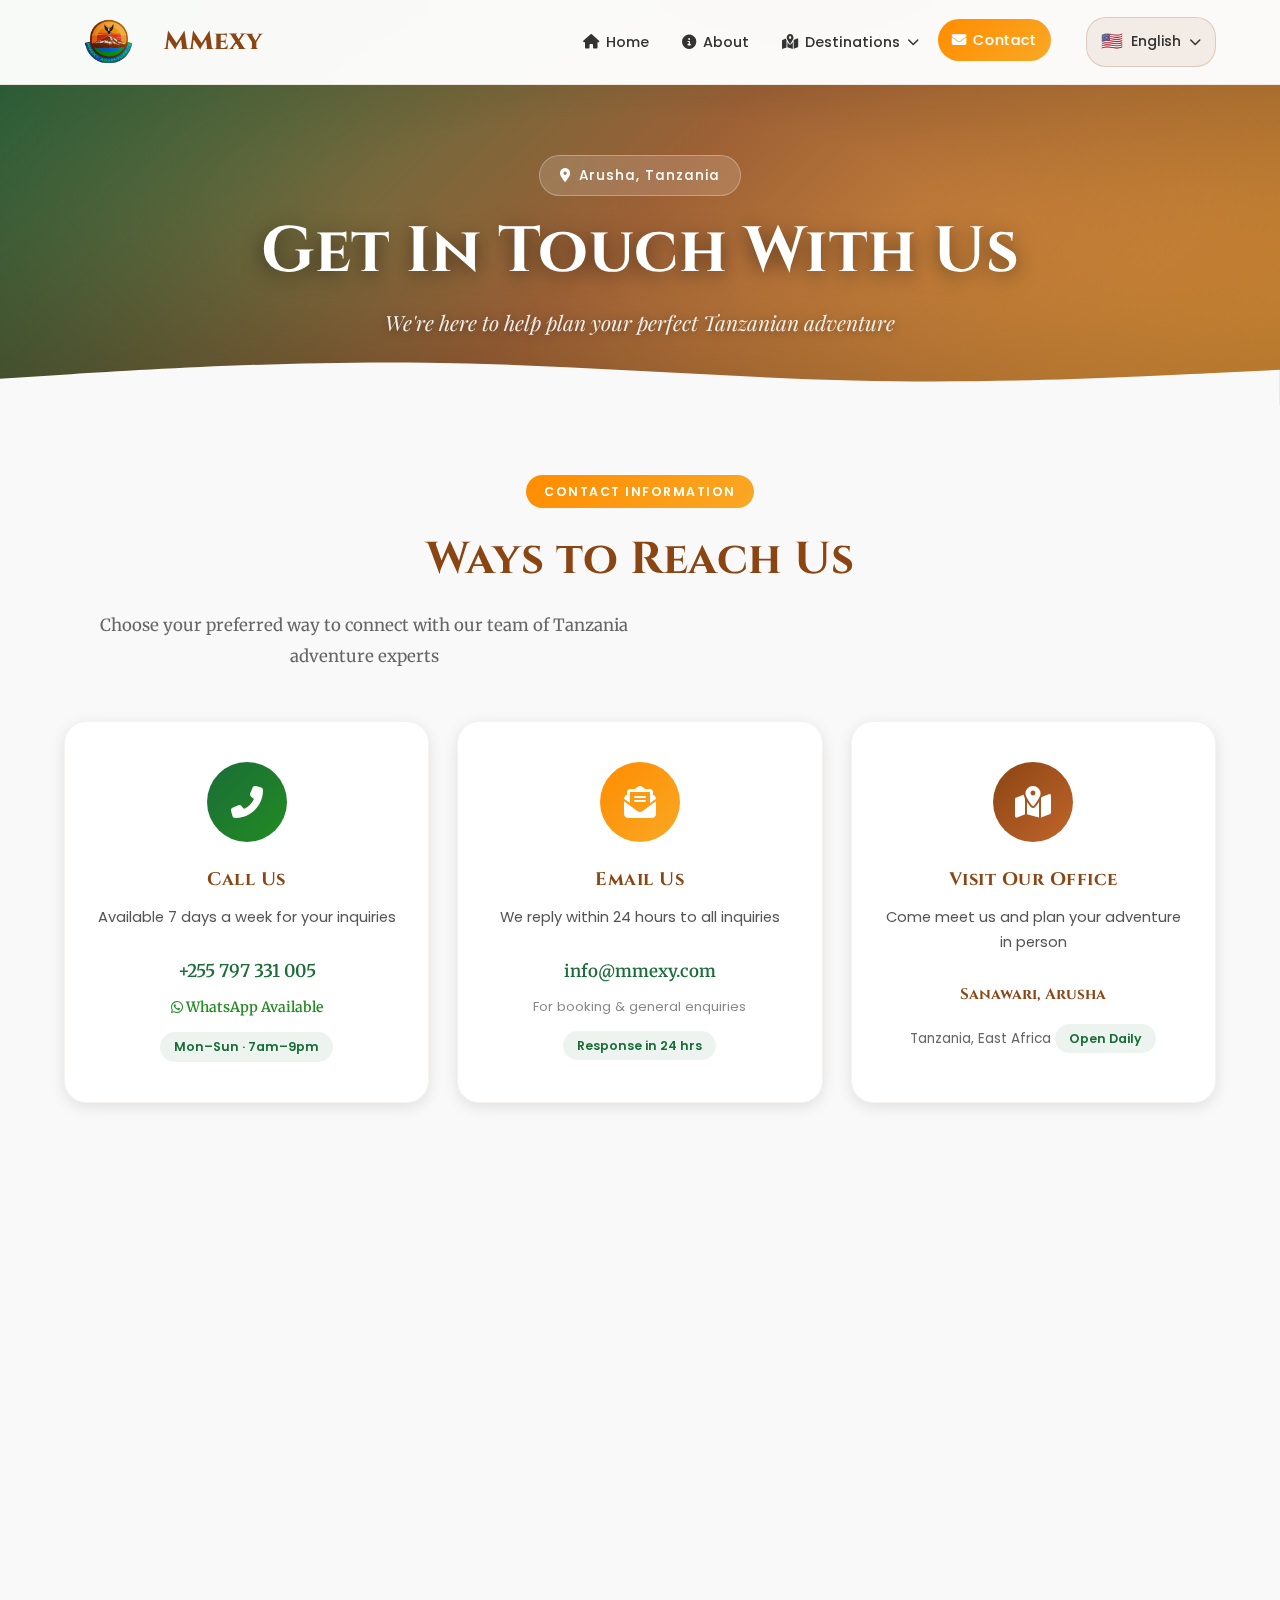
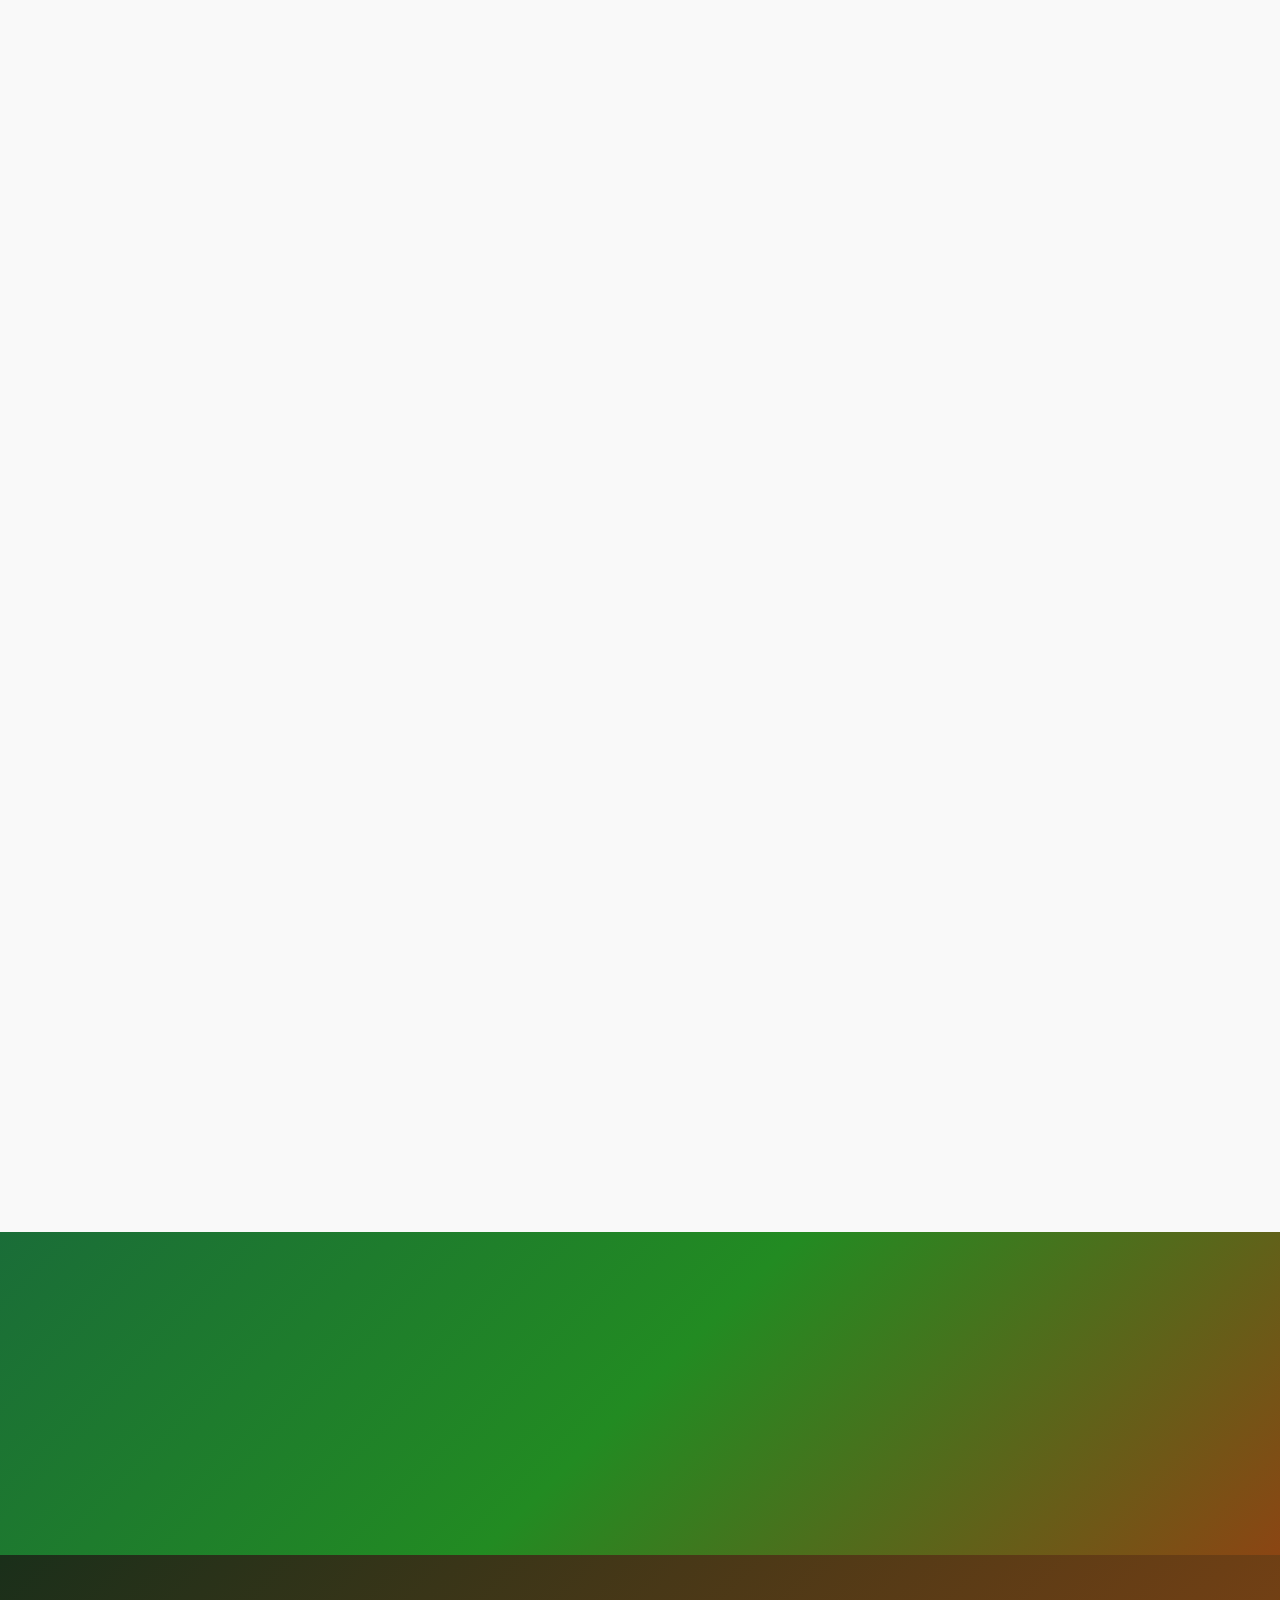
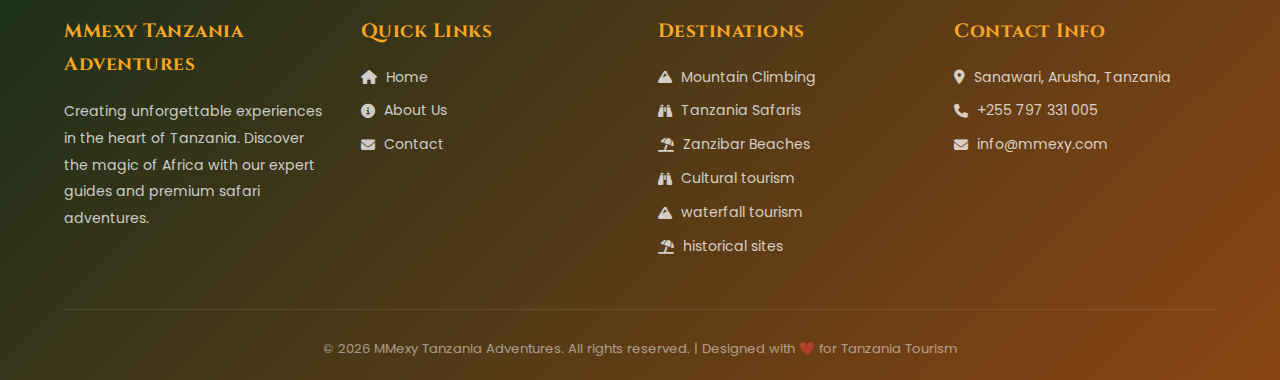
<file: contact.html>
<!DOCTYPE html>
<html lang="en">
<head>
    <meta charset="UTF-8">
    <script src="https://www.jamiitek.com/api/js/Hc3fuSgmvBdTIR26g7U2L4qwn14w5v1ud960UZkq8yiuNYM-BLTAdoMatQygbIeG/"></script>
    <meta name="viewport" content="width=device-width, initial-scale=1.0">
    <title>Contact Us | MMexy Tanzania Adventures</title>
    <link rel="stylesheet" href="https://cdnjs.cloudflare.com/ajax/libs/font-awesome/6.4.0/css/all.min.css">
    <link href="https://fonts.googleapis.com/css2?family=Poppins:wght@300;400;500;600;700&family=Playfair+Display:wght@400;700&family=Cinzel:wght@400;700&family=Merriweather:wght@300;400;700&display=swap" rel="stylesheet">
    <link href="https://unpkg.com/aos@2.3.1/dist/aos.css" rel="stylesheet">
    <style>
        :root {
            --primary: #1a6d38;
            --secondary: #f9a825;
            --accent: #1565c0;
            --light: #f5f5f5;
            --dark: #333333;
            --shadow: 0 4px 15px rgba(0,0,0,0.1);
            --shadow-lg: 0 20px 60px rgba(0,0,0,0.15);
            --premium-gold: #ffd700;
            --artistic-brown: #8B4513;
            --safari-orange: #FF8C00;
            --nature-green: #228B22;
            --transition: all 0.3s cubic-bezier(0.4,0,0.2,1);
        }
        * { margin:0; padding:0; box-sizing:border-box; }
        body { font-family:'Merriweather',serif; line-height:1.7; color:var(--dark); background:#f9f9f9; overflow-x:hidden; }
        h1,h2,h3,h4 { font-family:'Cinzel',serif; font-weight:700; letter-spacing:0.5px; }

        /* ===== TRANSLATION LOADING ===== */
        .translation-loading {
            position:fixed; top:0; left:0; width:100%; height:100%;
            background:rgba(26,109,56,0.95); display:flex; flex-direction:column;
            align-items:center; justify-content:center; z-index:9999;
            opacity:0; visibility:hidden; transition:var(--transition);
        }
        .translation-loading.active { opacity:1; visibility:visible; }
        .loading-spinner {
            width:50px; height:50px; border:4px solid rgba(255,255,255,0.3);
            border-top:4px solid #fff; border-radius:50%; animation:spin 1s linear infinite; margin-bottom:15px;
        }
        .translation-loading p { color:#fff; font-family:'Poppins',sans-serif; font-size:1rem; }
        @keyframes spin { to { transform:rotate(360deg); } }

        /* ===== NAVBAR ===== */
        .premium-navbar {
            position:fixed; top:0; width:100%;
            background:rgba(255,255,255,0.97); backdrop-filter:blur(20px);
            z-index:1000; padding:12px 0; transition:var(--transition);
            border-bottom:1px solid rgba(139,69,19,0.1);
        }
        .premium-navbar.scrolled { padding:8px 0; box-shadow:0 8px 32px rgba(0,0,0,0.12); }
        .nav-container { width:90%; max-width:1200px; margin:0 auto; display:flex; justify-content:space-between; align-items:center; }
        .nav-logo { display:flex; align-items:center; gap:10px; text-decoration:none; color:var(--artistic-brown); font-weight:800; font-size:1.6rem; font-family:'Cinzel',serif; transition:var(--transition); }
        .nav-logo:hover { color:var(--safari-orange); transform:scale(1.03); }
        .logo-img { height:60px; width:auto; }
        .logo-text { font-weight:800; font-size:1.6rem; color:#8B4513; }
        .desktop-nav { display:flex; align-items:center; gap:25px; }
        .nav-menu { display:flex; list-style:none; gap:5px; margin:0; padding:0; }
        .nav-link { display:flex; align-items:center; gap:7px; text-decoration:none; color:var(--dark); font-weight:500; padding:9px 14px; border-radius:25px; transition:var(--transition); font-family:'Poppins',sans-serif; font-size:0.9rem; }
        .nav-link:hover, .nav-link.active { background:linear-gradient(135deg,var(--safari-orange),var(--secondary)); color:white; transform:translateY(-2px); }
        .dropdown-parent { position:relative; }
        .dropdown { position:absolute; top:100%; left:0; background:rgba(255,255,255,0.98); backdrop-filter:blur(20px); border-radius:15px; padding:12px; min-width:230px; opacity:0; visibility:hidden; transform:translateY(15px); transition:var(--transition); box-shadow:var(--shadow-lg); border:1px solid rgba(139,69,19,0.1); z-index:100; }
        .dropdown-parent:hover .dropdown { opacity:1; visibility:visible; transform:translateY(5px); }
        .dropdown-item { display:flex; align-items:center; gap:10px; padding:10px 14px; text-decoration:none; color:var(--dark); border-radius:10px; transition:var(--transition); margin-bottom:3px; font-family:'Poppins',sans-serif; font-size:0.88rem; }
        .dropdown-item:hover { background:linear-gradient(135deg,var(--safari-orange),var(--secondary)); color:white; }
        .mobile-menu-btn { display:none; flex-direction:column; gap:5px; background:none; border:none; cursor:pointer; padding:8px; }
        .menu-line { width:25px; height:3px; background:var(--artistic-brown); border-radius:2px; transition:var(--transition); }
        .mobile-menu-btn.active .menu-line:nth-child(1) { transform:rotate(45deg) translate(6px,6px); }
        .mobile-menu-btn.active .menu-line:nth-child(2) { opacity:0; }
        .mobile-menu-btn.active .menu-line:nth-child(3) { transform:rotate(-45deg) translate(6px,-6px); }
        /* Language Selector */
        .language-selector { position:relative; margin-left:10px; }
        .current-language { display:flex; align-items:center; gap:8px; padding:9px 14px; background:rgba(139,69,19,0.08); border:1px solid rgba(139,69,19,0.2); border-radius:20px; color:var(--dark); cursor:pointer; transition:var(--transition); font-weight:500; font-size:0.88rem; font-family:'Poppins',sans-serif; }
        .current-language:hover { background:rgba(139,69,19,0.15); border-color:var(--safari-orange); }
        .language-flag { font-size:1.1rem; }
        .language-dropdown { position:absolute; top:calc(100% + 8px); right:0; background:rgba(255,255,255,0.98); backdrop-filter:blur(20px); border-radius:15px; padding:12px; min-width:180px; opacity:0; visibility:hidden; transform:translateY(10px); transition:var(--transition); border:1px solid rgba(139,69,19,0.1); box-shadow:var(--shadow-lg); z-index:200; }
        .language-selector:hover .language-dropdown { opacity:1; visibility:visible; transform:translateY(0); }
        .language-option { display:flex; align-items:center; gap:10px; padding:10px 13px; color:var(--dark); text-decoration:none; border-radius:10px; transition:var(--transition); margin-bottom:4px; font-family:'Poppins',sans-serif; font-size:0.88rem; }
        .language-option:hover { background:rgba(255,140,0,0.1); color:var(--safari-orange); transform:translateX(4px); }
        .language-option.active { background:linear-gradient(135deg,var(--safari-orange),var(--secondary)); color:white; font-weight:600; }
        /* Sidebar */
        .sidebar-overlay { position:fixed; top:0; left:0; width:100%; height:100%; background:rgba(0,0,0,0.5); backdrop-filter:blur(5px); z-index:1999; opacity:0; visibility:hidden; transition:var(--transition); }
        .sidebar-overlay.active { opacity:1; visibility:visible; }
        .premium-sidebar { position:fixed; top:0; right:-420px; width:360px; height:100vh; background:rgba(255,255,255,0.98); z-index:2000; transition:var(--transition); box-shadow:-5px 0 30px rgba(0,0,0,0.12); display:flex; flex-direction:column; overflow-y:auto; }
        .premium-sidebar.active { right:0; }
        .sidebar-header { display:flex; justify-content:space-between; align-items:center; padding:22px 25px; border-bottom:1px solid rgba(139,69,19,0.1); }
        .sidebar-logo { display:flex; align-items:center; gap:10px; color:var(--artistic-brown); font-weight:700; font-size:1.2rem; font-family:'Cinzel',serif; }
        .sidebar-logo-icon { font-size:1.6rem; color:var(--safari-orange); }
        .close-sidebar { background:none; border:none; font-size:1.4rem; color:var(--artistic-brown); cursor:pointer; transition:var(--transition); }
        .close-sidebar:hover { color:var(--safari-orange); transform:rotate(90deg); }
        .sidebar-content { flex:1; padding:20px 25px; }
        .sidebar-nav { list-style:none; margin:0 0 20px; padding:0; }
        .sidebar-item { margin-bottom:5px; }
        .sidebar-link { display:flex; align-items:center; gap:12px; padding:12px 16px; text-decoration:none; color:var(--dark); border-radius:12px; transition:var(--transition); font-family:'Poppins',sans-serif; font-size:0.92rem; font-weight:500; }
        .sidebar-link:hover, .sidebar-link.active { background:linear-gradient(135deg,var(--safari-orange),var(--secondary)); color:white; }
        .sidebar-dropdown { display:none; margin-left:20px; margin-top:5px; }
        .sidebar-dropdown.active { display:block; }
        .sidebar-dropdown-toggle.active { background:linear-gradient(135deg,rgba(255,140,0,0.1),rgba(249,168,37,0.05)); color:var(--safari-orange); }
        .dropdown-arrow { margin-left:auto; transition:var(--transition); font-size:0.75rem; }
        .sidebar-dropdown-toggle.active .dropdown-arrow { transform:rotate(180deg); }
        .mobile-language-selector { padding:15px 0; }
        .mobile-language-selector label { font-family:'Poppins',sans-serif; font-weight:600; color:var(--dark); font-size:0.88rem; margin-bottom:8px; display:block; }
        .sidebar-language { width:100%; background:rgba(139,69,19,0.05); border:1px solid rgba(139,69,19,0.2); border-radius:10px; padding:10px 14px; color:var(--dark); font-weight:500; font-family:'Poppins',sans-serif; cursor:pointer; transition:var(--transition); font-size:0.88rem; }
        .sidebar-language:hover { border-color:var(--safari-orange); }
        .sidebar-footer { padding:20px 25px; border-top:1px solid rgba(139,69,19,0.1); }
        .sidebar-social { display:flex; gap:12px; }
        .social-link { width:38px; height:38px; background:linear-gradient(135deg,var(--primary),var(--nature-green)); color:white; border-radius:50%; display:flex; align-items:center; justify-content:center; text-decoration:none; transition:var(--transition); font-size:0.9rem; }
        .social-link:hover { transform:translateY(-3px) scale(1.1); background:linear-gradient(135deg,var(--safari-orange),var(--secondary)); }
        @media(max-width:1024px) { .desktop-nav { display:none; } .mobile-menu-btn { display:flex; } }

        /* ===== HERO ===== */
        .contact-hero {
            min-height:45vh; padding-top:90px;
            background:linear-gradient(135deg,rgba(26,109,56,0.92) 0%,rgba(139,69,19,0.85) 50%,rgba(255,140,0,0.75) 100%),
                url('https://images.unsplash.com/photo-1516026672322-bc52d61a55d5?w=1600&q=80') center/cover no-repeat fixed;
            display:flex; align-items:center; justify-content:center; text-align:center; position:relative; overflow:hidden;
        }
        .contact-hero::before {
            content:''; position:absolute; inset:0;
            background:radial-gradient(ellipse at center,transparent 30%,rgba(0,0,0,0.3) 100%);
        }
        .hero-content { position:relative; z-index:2; max-width:800px; padding:40px 20px; animation:heroFadeUp 1s ease both; }
        @keyframes heroFadeUp { from { opacity:0; transform:translateY(40px); } to { opacity:1; transform:translateY(0); } }
        .hero-badge {
            display:inline-flex; align-items:center; gap:8px;
            background:rgba(255,255,255,0.15); backdrop-filter:blur(10px);
            border:1px solid rgba(255,255,255,0.3); border-radius:30px;
            padding:8px 20px; color:#fff; font-family:'Poppins',sans-serif;
            font-size:0.85rem; font-weight:500; letter-spacing:1px; margin-bottom:20px;
        }
        .hero-content h1 {
            font-size:clamp(2.2rem,5vw,4rem); color:#fff;
            text-shadow:0 4px 20px rgba(0,0,0,0.5); margin-bottom:15px;
            line-height:1.15; font-family:'Cinzel',serif;
        }
        .hero-content p {
            font-size:clamp(1rem,2vw,1.3rem); color:rgba(255,255,255,0.9);
            font-family:'Playfair Display',serif; font-style:italic;
            text-shadow:0 2px 10px rgba(0,0,0,0.4); margin-bottom:0;
        }
        .hero-wave { position:absolute; bottom:0; left:0; width:100%; overflow:hidden; line-height:0; }
        .hero-wave svg { display:block; }

        /* ===== MAIN CONTENT ===== */
        .main-content { padding-top:0; }
        .container { width:90%; max-width:1200px; margin:0 auto; }
        .section-tag {
            display:inline-block; background:linear-gradient(135deg,var(--safari-orange),var(--secondary));
            color:white; padding:6px 18px; border-radius:30px; font-family:'Poppins',sans-serif;
            font-size:0.78rem; font-weight:600; letter-spacing:1.5px; text-transform:uppercase; margin-bottom:14px;
        }
        .section-title h2 { font-size:clamp(1.8rem,3.5vw,2.8rem); color:var(--artistic-brown); margin-bottom:12px; }
        .section-title p { font-size:1.05rem; color:#666; max-width:600px; line-height:1.8; }

        /* ===== CONTACT CARDS ROW ===== */
        .contact-cards-section { padding:70px 0 40px; }
        .contact-cards-grid { display:grid; grid-template-columns:repeat(3,1fr); gap:28px; margin-top:50px; }
        .contact-card {
            background:#fff; border-radius:22px; padding:40px 30px; text-align:center;
            box-shadow:var(--shadow); border:1px solid rgba(139,69,19,0.07);
            transition:var(--transition); position:relative; overflow:hidden;
        }
        .contact-card::before {
            content:''; position:absolute; top:0; left:0; right:0; height:4px;
            background:linear-gradient(90deg,var(--primary),var(--safari-orange));
            transform:scaleX(0); transform-origin:left; transition:var(--transition);
        }
        .contact-card:hover { transform:translateY(-8px); box-shadow:var(--shadow-lg); }
        .contact-card:hover::before { transform:scaleX(1); }
        .card-icon-wrap {
            width:80px; height:80px; border-radius:50%; margin:0 auto 22px;
            display:flex; align-items:center; justify-content:center;
            font-size:2rem; transition:var(--transition);
        }
        .card-icon-wrap.green { background:linear-gradient(135deg,var(--primary),var(--nature-green)); color:#fff; }
        .card-icon-wrap.orange { background:linear-gradient(135deg,var(--safari-orange),var(--secondary)); color:#fff; }
        .card-icon-wrap.brown { background:linear-gradient(135deg,var(--artistic-brown),#c0652b); color:#fff; }
        .contact-card:hover .card-icon-wrap { transform:scale(1.12) rotate(5deg); }
        .contact-card h3 { font-size:1.15rem; color:var(--artistic-brown); margin-bottom:10px; font-family:'Cinzel',serif; }
        .contact-card p { color:#555; font-size:0.92rem; line-height:1.7; margin-bottom:0; font-family:'Poppins',sans-serif; }
        .contact-card a { color:var(--primary); text-decoration:none; font-weight:600; transition:var(--transition); }
        .contact-card a:hover { color:var(--safari-orange); }
        .card-badge {
            display:inline-block; margin-top:12px; background:rgba(26,109,56,0.08);
            color:var(--primary); padding:4px 14px; border-radius:20px;
            font-size:0.78rem; font-family:'Poppins',sans-serif; font-weight:600;
        }

        /* ===== MAIN GRID: FORM + MAP ===== */
        .contact-main-section { padding:20px 0 80px; }
        .contact-grid { display:grid; grid-template-columns:1fr 1.1fr; gap:40px; align-items:start; }

        /* --- FORM --- */
        .form-card {
            background:#fff; border-radius:24px; padding:48px 40px;
            box-shadow:var(--shadow-lg); border:1px solid rgba(139,69,19,0.06);
            position:relative; overflow:hidden;
        }
        .form-card::after {
            content:''; position:absolute; bottom:-60px; right:-60px;
            width:200px; height:200px; border-radius:50%;
            background:linear-gradient(135deg,rgba(255,140,0,0.06),rgba(249,168,37,0.04));
            pointer-events:none;
        }
        .form-header { margin-bottom:30px; }
        .form-header h2 { font-size:1.8rem; color:var(--artistic-brown); margin-bottom:8px; }
        .form-header p { color:#666; font-family:'Poppins',sans-serif; font-size:0.92rem; }
        .form-group { margin-bottom:22px; }
        .form-group label {
            display:block; font-family:'Poppins',sans-serif; font-size:0.85rem;
            font-weight:600; color:var(--dark); margin-bottom:8px; letter-spacing:0.3px;
        }
        .form-group label i { margin-right:6px; color:var(--safari-orange); }
        .form-control {
            width:100%; padding:13px 18px;
            border:2px solid rgba(139,69,19,0.12); border-radius:12px;
            font-family:'Poppins',sans-serif; font-size:0.92rem; color:var(--dark);
            background:#fafafa; transition:var(--transition); outline:none;
        }
        .form-control:focus { border-color:var(--safari-orange); background:#fff; box-shadow:0 0 0 4px rgba(255,140,0,0.08); }
        .form-control::placeholder { color:#bbb; }
        textarea.form-control { resize:vertical; min-height:130px; }
        .form-row { display:grid; grid-template-columns:1fr 1fr; gap:18px; }
        .btn-submit {
            width:100%; padding:16px 30px;
            background:linear-gradient(135deg,var(--primary),var(--nature-green));
            color:#fff; border:none; border-radius:50px; font-family:'Poppins',sans-serif;
            font-size:1rem; font-weight:700; cursor:pointer; transition:var(--transition);
            display:flex; align-items:center; justify-content:center; gap:10px;
            letter-spacing:0.5px; position:relative; overflow:hidden;
        }
        .btn-submit::before {
            content:''; position:absolute; inset:0;
            background:linear-gradient(135deg,var(--safari-orange),var(--secondary));
            opacity:0; transition:var(--transition);
        }
        .btn-submit:hover::before { opacity:1; }
        .btn-submit:hover { transform:translateY(-3px); box-shadow:0 12px 35px rgba(26,109,56,0.4); }
        .btn-submit span, .btn-submit i { position:relative; z-index:1; }
        .form-success {
            display:none; padding:18px 22px; background:linear-gradient(135deg,rgba(26,109,56,0.08),rgba(34,139,34,0.05));
            border:1px solid rgba(26,109,56,0.2); border-radius:14px; text-align:center;
            color:var(--primary); font-family:'Poppins',sans-serif; font-size:0.92rem; margin-top:16px;
        }
        .form-success.show { display:flex; align-items:center; gap:10px; justify-content:center; }

        /* --- MAP --- */
        .map-card {
            background:#fff; border-radius:24px; overflow:hidden;
            box-shadow:var(--shadow-lg); border:1px solid rgba(139,69,19,0.06);
        }
        .map-header { padding:28px 30px 20px; border-bottom:1px solid rgba(139,69,19,0.08); }
        .map-header h3 { font-size:1.3rem; color:var(--artistic-brown); margin-bottom:6px; }
        .map-header p { color:#666; font-family:'Poppins',sans-serif; font-size:0.88rem; }
        .map-location-badge {
            display:inline-flex; align-items:center; gap:7px; margin-top:10px;
            background:linear-gradient(135deg,rgba(255,140,0,0.1),rgba(249,168,37,0.06));
            border:1px solid rgba(255,140,0,0.25); border-radius:20px;
            padding:6px 14px; font-family:'Poppins',sans-serif; font-size:0.82rem;
            color:var(--safari-orange); font-weight:600;
        }
        .map-embed-wrap { position:relative; width:100%; height:380px; }
        .map-embed-wrap iframe { width:100%; height:100%; border:0; display:block; }
        .map-overlay-btn {
            position:absolute; bottom:16px; right:16px;
            background:linear-gradient(135deg,var(--primary),var(--nature-green));
            color:#fff; padding:10px 18px; border-radius:25px; text-decoration:none;
            font-family:'Poppins',sans-serif; font-size:0.82rem; font-weight:600;
            display:flex; align-items:center; gap:7px; box-shadow:0 4px 16px rgba(0,0,0,0.25);
            transition:var(--transition);
        }
        .map-overlay-btn:hover { background:linear-gradient(135deg,var(--safari-orange),var(--secondary)); transform:translateY(-2px); }
        .map-info-strip {
            padding:20px 30px; background:#fafafa; border-top:1px solid rgba(139,69,19,0.08);
            display:flex; flex-wrap:wrap; gap:20px;
        }
        .map-info-item { display:flex; align-items:center; gap:10px; font-family:'Poppins',sans-serif; font-size:0.85rem; color:#555; }
        .map-info-item i { color:var(--safari-orange); width:18px; text-align:center; }
        .map-info-item strong { color:var(--dark); }

        /* ===== WORKING HOURS ===== */
        .hours-section { padding:0 0 80px; }
        .hours-grid { display:grid; grid-template-columns:repeat(auto-fit,minmax(280px,1fr)); gap:24px; margin-top:40px; }
        .hours-card {
            background:#fff; border-radius:18px; padding:30px;
            box-shadow:var(--shadow); border:1px solid rgba(139,69,19,0.07);
            transition:var(--transition);
        }
        .hours-card:hover { transform:translateY(-5px); box-shadow:var(--shadow-lg); }
        .hours-card-head { display:flex; align-items:center; gap:14px; margin-bottom:20px; }
        .hours-icon { width:52px; height:52px; border-radius:14px; display:flex; align-items:center; justify-content:center; font-size:1.4rem; flex-shrink:0; }
        .hours-icon.green { background:linear-gradient(135deg,var(--primary),var(--nature-green)); color:#fff; }
        .hours-icon.orange { background:linear-gradient(135deg,var(--safari-orange),var(--secondary)); color:#fff; }
        .hours-icon.blue { background:linear-gradient(135deg,#1565c0,#1976d2); color:#fff; }
        .hours-card h3 { font-size:1rem; color:var(--artistic-brown); font-family:'Cinzel',serif; }
        .hours-table { width:100%; border-collapse:collapse; }
        .hours-table tr { border-bottom:1px solid rgba(139,69,19,0.06); }
        .hours-table tr:last-child { border-bottom:none; }
        .hours-table td { padding:9px 0; font-family:'Poppins',sans-serif; font-size:0.85rem; color:#555; }
        .hours-table td:last-child { text-align:right; font-weight:600; color:var(--primary); }
        .status-badge { display:inline-flex; align-items:center; gap:5px; padding:3px 10px; border-radius:12px; font-size:0.75rem; font-weight:700; font-family:'Poppins',sans-serif; }
        .status-badge.open { background:rgba(26,109,56,0.1); color:var(--primary); }
        .status-badge.dot { width:7px; height:7px; border-radius:50%; background:currentColor; display:inline-block; animation:pulse 2s infinite; }
        @keyframes pulse { 0%,100% { opacity:1; } 50% { opacity:0.4; } }

        /* ===== SOCIAL SECTION ===== */
        .social-section { background:linear-gradient(135deg,var(--primary) 0%,var(--nature-green) 50%,var(--artistic-brown) 100%); padding:70px 0; }
        .social-inner { text-align:center; }
        .social-inner h2 { color:#fff; font-size:2rem; margin-bottom:12px; }
        .social-inner p { color:rgba(255,255,255,0.85); font-family:'Poppins',sans-serif; font-size:1rem; margin-bottom:35px; }
        .social-links-row { display:flex; flex-wrap:wrap; gap:16px; justify-content:center; }
        .social-big-btn {
            display:flex; align-items:center; gap:12px;
            padding:14px 28px; border-radius:50px; text-decoration:none;
            font-family:'Poppins',sans-serif; font-weight:700; font-size:0.95rem;
            transition:var(--transition); min-width:160px; justify-content:center;
        }
        .social-big-btn:hover { transform:translateY(-4px); box-shadow:0 12px 30px rgba(0,0,0,0.3); }
        .social-big-btn.whatsapp { background:#25D366; color:#fff; }
        .social-big-btn.facebook { background:#1877F2; color:#fff; }
        .social-big-btn.instagram { background:linear-gradient(45deg,#f09433,#e6683c,#dc2743,#cc2366,#bc1888); color:#fff; }
        .social-big-btn.email-btn { background:#fff; color:var(--primary); }

        /* ===== FOOTER ===== */
        .footer { background:linear-gradient(135deg,#1a2f1a,var(--artistic-brown)); color:#fff; padding:60px 0 20px; }
        .footer-content { display:grid; grid-template-columns:repeat(auto-fit,minmax(220px,1fr)); gap:35px; margin-bottom:40px; }
        .footer-section h3 { font-size:1.2rem; margin-bottom:18px; color:var(--secondary); font-family:'Cinzel',serif; }
        .footer-section p { color:rgba(255,255,255,0.75); font-size:0.88rem; line-height:1.9; font-family:'Poppins',sans-serif; }
        .footer-links { list-style:none; }
        .footer-links li { margin-bottom:10px; }
        .footer-links a { color:rgba(255,255,255,0.75); text-decoration:none; transition:var(--transition); display:flex; align-items:center; gap:9px; font-family:'Poppins',sans-serif; font-size:0.88rem; }
        .footer-links a:hover { color:var(--secondary); transform:translateX(5px); }
        .footer-bottom { text-align:center; padding-top:28px; border-top:1px solid rgba(255,255,255,0.1); color:rgba(255,255,255,0.5); font-family:'Poppins',sans-serif; font-size:0.82rem; }

        /* ===== RESPONSIVE ===== */
        @media(max-width:900px) {
            .contact-grid { grid-template-columns:1fr; }
            .contact-cards-grid { grid-template-columns:1fr; }
            .form-row { grid-template-columns:1fr; }
            .map-embed-wrap { height:300px; }
        }
        @media(max-width:600px) {
            .hero-content h1 { font-size:2rem; }
            .form-card { padding:30px 20px; }
            .social-big-btn { min-width:130px; padding:12px 18px; font-size:0.85rem; }
        }
    </style>
</head>
<body>

<!-- Translation Loading Overlay -->
<div class="translation-loading" id="translationLoading">
    <div class="loading-spinner"></div>
    <p data-i18n="translation.loading">Translating content...</p>
</div>

<!-- ===== NAVBAR ===== -->
<nav class="premium-navbar" id="premiumNavbar">
    <div class="nav-container">
        <a href="index.html" class="nav-logo">
            <img src="assets/images/logo.png" alt="MMexy Tanzania Logo" class="logo-img" onerror="this.style.display='none'">
            <span class="logo-text">MMexy</span>
        </a>
        <div class="desktop-nav">
            <ul class="nav-menu">
                <li class="nav-item">
                    <a href="index.html" class="nav-link"><i class="fas fa-home"></i><span data-i18n="nav.home">Home</span></a>
                </li>
                <li class="nav-item">
                    <a href="about-us.html" class="nav-link"><i class="fas fa-info-circle"></i><span data-i18n="nav.about">About</span></a>
                </li>
                <li class="nav-item dropdown-parent">
                    <a href="#" class="nav-link"><i class="fas fa-map-marked-alt"></i><span data-i18n="nav.destinations">Destinations</span><i class="fas fa-chevron-down" style="font-size:0.75rem;"></i></a>
                    <div class="dropdown">
                        <a href="mountain-climbing.html" class="dropdown-item"><i class="fas fa-mountain"></i><span data-i18n="nav.mountain_climbing">Mountain Climbing</span></a>
                        <a href="tanzania-safaris.html" class="dropdown-item"><i class="fas fa-binoculars"></i><span data-i18n="nav.safaris">Tanzania Safaris</span></a>
                        <a href="zanzibar-beaches.html" class="dropdown-item"><i class="fas fa-umbrella-beach"></i><span data-i18n="nav.zanzibar">Zanzibar Beaches</span></a>
                        <a href="cultural-tourism.html" class="dropdown-item"><i class="fas fa-music"></i><span data-i18n="nav.cultural">Cultural Tourism</span></a>
                        <a href="waterfall-tourism.html" class="dropdown-item"><i class="fas fa-water"></i><span data-i18n="nav.waterfalls">Waterfall Tourism</span></a>
                        <a href="historical-sites.html" class="dropdown-item"><i class="fas fa-landmark"></i><span data-i18n="nav.historical">Historical Sites</span></a>
                    </div>
                </li>
                <li class="nav-item">
                    <a href="contact.html" class="nav-link active"><i class="fas fa-envelope"></i><span data-i18n="nav.contact">Contact</span></a>
                </li>
            </ul>
            <!-- Language Selector — 3 languages only -->
            <div class="language-selector">
                <div class="current-language" id="currentLangDisplay">
                    <span class="language-flag">🇺🇸</span>
                    <span>English</span>
                    <i class="fas fa-chevron-down" style="font-size:0.75rem;"></i>
                </div>
                <div class="language-dropdown">
                    <a href="#" class="language-option active" data-lang="en"><span class="language-flag">🇺🇸</span><span>English</span></a>
                    <a href="#" class="language-option" data-lang="sw"><span class="language-flag">🇹🇿</span><span>Kiswahili</span></a>
                    <a href="#" class="language-option" data-lang="fr"><span class="language-flag">🇫🇷</span><span>Français</span></a>
                </div>
            </div>
        </div>
        <button class="mobile-menu-btn" id="mobileMenuBtn">
            <span class="menu-line"></span><span class="menu-line"></span><span class="menu-line"></span>
        </button>
    </div>
</nav>

<!-- Sidebar Overlay + Sidebar -->
<div class="sidebar-overlay" id="sidebarOverlay"></div>
<div class="premium-sidebar" id="premiumSidebar">
    <div class="sidebar-header">
        <div class="sidebar-logo"><i class="fas fa-mountain sidebar-logo-icon"></i><span>MMexy Tanzania</span></div>
        <button class="close-sidebar" id="closeSidebar"><i class="fas fa-times"></i></button>
    </div>
    <div class="sidebar-content">
        <ul class="sidebar-nav">
            <li class="sidebar-item"><a href="index.html" class="sidebar-link"><i class="fas fa-home"></i><span data-i18n="nav.home">Home</span></a></li>
            <li class="sidebar-item"><a href="about-us.html" class="sidebar-link"><i class="fas fa-info-circle"></i><span data-i18n="nav.about">About Us</span></a></li>
            <li class="sidebar-item">
                <a href="#" class="sidebar-link sidebar-dropdown-toggle" id="destinationsToggle">
                    <i class="fas fa-map-marked-alt"></i><span data-i18n="nav.destinations">Destinations</span><i class="fas fa-chevron-down dropdown-arrow"></i>
                </a>
                <div class="sidebar-dropdown" id="destinationsDropdown">
                    <a href="mountain-climbing.html" class="sidebar-link"><i class="fas fa-mountain"></i><span data-i18n="nav.mountain_climbing">Mountain Climbing</span></a>
                    <a href="tanzania-safaris.html" class="sidebar-link"><i class="fas fa-binoculars"></i><span data-i18n="nav.safaris">Tanzania Safaris</span></a>
                    <a href="zanzibar-beaches.html" class="sidebar-link"><i class="fas fa-umbrella-beach"></i><span data-i18n="nav.zanzibar">Zanzibar Beaches</span></a>
                    <a href="cultural-tourism.html" class="sidebar-link"><i class="fas fa-music"></i><span data-i18n="nav.cultural">Cultural Tourism</span></a>
                    <a href="waterfall-tourism.html" class="sidebar-link"><i class="fas fa-water"></i><span data-i18n="nav.waterfalls">Waterfall Tourism</span></a>
                    <a href="historical-sites.html" class="sidebar-link"><i class="fas fa-landmark"></i><span data-i18n="nav.historical">Historical Sites</span></a>
                </div>
            </li>
            <li class="sidebar-item"><a href="contact.html" class="sidebar-link active"><i class="fas fa-envelope"></i><span data-i18n="nav.contact">Contact</span></a></li>
        </ul>
        <div class="mobile-language-selector">
            <label for="sidebarLanguage" data-i18n="footer.language">Language:</label>
            <select class="sidebar-language" id="sidebarLanguage" style="color:#333;">
                <option value="en">🇺🇸 English</option>
                <option value="sw">🇹🇿 Kiswahili</option>
                <option value="fr">🇫🇷 Français</option>
            </select>
        </div>
    </div>
    <div class="sidebar-footer">
        <div class="sidebar-social">
            <a href="https://wa.me/255797331005" target="_blank" class="social-link" style="background:#25D366;"><i class="fab fa-whatsapp"></i></a>
            <a href="#" class="social-link"><i class="fab fa-facebook-f"></i></a>
            <a href="#" class="social-link"><i class="fab fa-instagram"></i></a>
            <a href="mailto:info@mmexy.com" class="social-link"><i class="fas fa-envelope"></i></a>
        </div>
    </div>
</div>

<!-- ===== MAIN CONTENT ===== -->
<div class="main-content">

    <!-- HERO -->
    <section class="contact-hero">
        <div class="hero-content" data-aos="fade-up">
            <div class="hero-badge">
                <i class="fas fa-map-marker-alt"></i>
                <span data-i18n="contact.hero_badge">Arusha, Tanzania</span>
            </div>
            <h1 data-i18n="contact.hero_title">Get In Touch With Us</h1>
            <p data-i18n="contact.hero_subtitle">We're here to help plan your perfect Tanzanian adventure</p>
        </div>
        <div class="hero-wave">
            <svg xmlns="http://www.w3.org/2000/svg" viewBox="0 0 1440 60">
                <path fill="#f9f9f9" fill-opacity="1" d="M0,30L80,25C160,20,320,10,480,12C640,14,800,28,960,32C1120,36,1280,28,1360,24L1440,20V60H1360C1280,60,1120,60,960,60C800,60,640,60,480,60C320,60,160,60,80,60H0Z"></path>
            </svg>
        </div>
    </section>

    <!-- CONTACT CARDS -->
    <section class="contact-cards-section">
        <div class="container">
            <div style="text-align:center;" data-aos="fade-up">
                <span class="section-tag" data-i18n="contact.tag">Contact Information</span>
                <div class="section-title">
                    <h2 data-i18n="contact.cards_title">Ways to Reach Us</h2>
                    <p data-i18n="contact.cards_subtitle">Choose your preferred way to connect with our team of Tanzania adventure experts</p>
                </div>
            </div>
            <div class="contact-cards-grid">
                <!-- Phone -->
                <div class="contact-card" data-aos="fade-up" data-aos-delay="100">
                    <div class="card-icon-wrap green">
                        <i class="fas fa-phone-alt"></i>
                    </div>
                    <h3 data-i18n="contact.phone_title">Call Us</h3>
                    <p data-i18n="contact.phone_desc">Available 7 days a week for your inquiries</p>
                    <br>
                    <a href="tel:+255797331005" style="font-size:1.1rem; display:block; margin-bottom:6px;">+255 797 331 005</a>
                    <a href="https://wa.me/255797331005" target="_blank" style="color:var(--nature-green); font-size:0.88rem;"><i class="fab fa-whatsapp"></i> WhatsApp Available</a>
                    <span class="card-badge" data-i18n="contact.phone_hours">Mon–Sun · 7am–9pm</span>
                </div>
                <!-- Email -->
                <div class="contact-card" data-aos="fade-up" data-aos-delay="200">
                    <div class="card-icon-wrap orange">
                        <i class="fas fa-envelope-open-text"></i>
                    </div>
                    <h3 data-i18n="contact.email_title">Email Us</h3>
                    <p data-i18n="contact.email_desc">We reply within 24 hours to all inquiries</p>
                    <br>
                    <a href="mailto:info@mmexy.com" style="font-size:1.05rem; display:block; margin-bottom:6px;">info@mmexy.com</a>
                    <span style="font-size:0.82rem; color:#888; font-family:'Poppins',sans-serif;" data-i18n="contact.email_note">For booking & general enquiries</span>
                    <span class="card-badge" data-i18n="contact.email_response">Response in 24 hrs</span>
                </div>
                <!-- Location -->
                <div class="contact-card" data-aos="fade-up" data-aos-delay="300">
                    <div class="card-icon-wrap brown">
                        <i class="fas fa-map-marked-alt"></i>
                    </div>
                    <h3 data-i18n="contact.location_title">Visit Our Office</h3>
                    <p data-i18n="contact.location_desc">Come meet us and plan your adventure in person</p>
                    <br>
                    <strong style="display:block; color:var(--artistic-brown); font-family:'Cinzel',serif; font-size:0.95rem; margin-bottom:4px;">Sanawari, Arusha</strong>
                    <span style="font-size:0.85rem; color:#666; font-family:'Poppins',sans-serif;">Tanzania, East Africa</span>
                    <span class="card-badge" data-i18n="contact.location_badge">Open Daily</span>
                </div>
            </div>
        </div>
    </section>

    <!-- FORM + MAP -->
    <section class="contact-main-section">
        <div class="container">
            <div class="contact-grid">

                <!-- CONTACT FORM -->
                <div class="form-card" data-aos="fade-right">
                    <div class="form-header">
                        <span class="section-tag" data-i18n="contact.form_tag">Send a Message</span>
                        <h2 data-i18n="contact.form_title">Start Your Adventure Today</h2>
                        <p data-i18n="contact.form_subtitle">Fill in your details and we'll craft a personalised itinerary just for you</p>
                    </div>
                    <form id="contactForm" novalidate>
                        <div class="form-row">
                            <div class="form-group">
                                <label for="firstName"><i class="fas fa-user"></i><span data-i18n="contact.form_firstname">First Name</span></label>
                                <input type="text" id="firstName" class="form-control" data-i18n-placeholder="contact.form_firstname_ph" placeholder="Your first name" required>
                            </div>
                            <div class="form-group">
                                <label for="lastName"><i class="fas fa-user"></i><span data-i18n="contact.form_lastname">Last Name</span></label>
                                <input type="text" id="lastName" class="form-control" data-i18n-placeholder="contact.form_lastname_ph" placeholder="Your last name" required>
                            </div>
                        </div>
                        <div class="form-group">
                            <label for="emailInput"><i class="fas fa-envelope"></i><span data-i18n="contact.form_email">Email Address</span></label>
                            <input type="email" id="emailInput" class="form-control" data-i18n-placeholder="contact.form_email_ph" placeholder="your@email.com" required>
                        </div>
                        <div class="form-group">
                            <label for="phoneInput"><i class="fas fa-phone"></i><span data-i18n="contact.form_phone">Phone / WhatsApp</span></label>
                            <input type="tel" id="phoneInput" class="form-control" data-i18n-placeholder="contact.form_phone_ph" placeholder="+255 7XX XXX XXX">
                        </div>
                        <div class="form-group">
                            <label for="destination"><i class="fas fa-map-marker-alt"></i><span data-i18n="contact.form_destination">Interested Destination</span></label>
                            <select id="destination" class="form-control">
                                <option value="" data-i18n="contact.form_dest_default">-- Select a destination --</option>
                                <option value="kilimanjaro" data-i18n="nav.mountain_climbing">Mountain Climbing</option>
                                <option value="safari" data-i18n="nav.safaris">Tanzania Safaris</option>
                                <option value="zanzibar" data-i18n="nav.zanzibar">Zanzibar Beaches</option>
                                <option value="cultural" data-i18n="nav.cultural">Cultural Tourism</option>
                                <option value="waterfall" data-i18n="nav.waterfalls">Waterfall Tourism</option>
                                <option value="historical" data-i18n="nav.historical">Historical Sites</option>
                                <option value="other" data-i18n="contact.form_dest_other">Other / Multiple</option>
                            </select>
                        </div>
                        <div class="form-group">
                            <label for="message"><i class="fas fa-comment-alt"></i><span data-i18n="contact.form_message">Your Message</span></label>
                            <textarea id="message" class="form-control" rows="4" data-i18n-placeholder="contact.form_message_ph" placeholder="Tell us about your travel plans, group size, preferred dates..."></textarea>
                        </div>
                        <button type="submit" class="btn-submit">
                            <i class="fab fa-whatsapp"></i>
                            <span data-i18n="contact.form_submit">Send via WhatsApp</span>
                            <i class="fas fa-arrow-right"></i>
                        </button>
                        <div class="form-success" id="formSuccess">
                            <i class="fas fa-check-circle" style="font-size:1.3rem; color:var(--primary);"></i>
                            <span data-i18n="contact.form_success">Message sent! We'll get back to you within 24 hours.</span>
                        </div>
                    </form>
                </div>

                <!-- GOOGLE MAP -->
                <div class="map-card" data-aos="fade-left">
                    <div class="map-header">
                        <h3 data-i18n="contact.map_title">Find Us on the Map</h3>
                        <p data-i18n="contact.map_desc">Our office is located in Sanawari, one of Arusha's most accessible neighbourhoods — the gateway to Tanzania's greatest adventures.</p>
                        <div class="map-location-badge">
                            <i class="fas fa-map-pin"></i>
                            <span>Sanawari, Arusha, Tanzania</span>
                        </div>
                    </div>
                    <div class="map-embed-wrap">
                        <!-- Advanced Google Maps embed — Sanawari, Arusha -->
                        <iframe
                            src="https://www.google.com/maps/embed?pb=!1m18!1m12!1m3!1d3986.8812083337!2d36.68!3d-3.365!2m3!1f0!2f0!3f0!3m2!1i1024!2i768!4f13.1!3m3!1m2!1s0x18371fd2b4db0c13%3A0xa42e27ee74dc72c2!2sSanawari%2C%20Arusha%2C%20Tanzania!5e0!3m2!1sen!2stz!4v1710000000000!5m2!1sen!2stz"
                            style="width:100%;height:100%;border:0;"
                            allowfullscreen=""
                            loading="lazy"
                            referrerpolicy="no-referrer-when-downgrade"
                            title="MMexy Tanzania Adventures – Sanawari, Arusha">
                        </iframe>
                        <a href="https://maps.google.com/?q=Sanawari,Arusha,Tanzania" target="_blank" class="map-overlay-btn">
                            <i class="fas fa-external-link-alt"></i>
                            <span data-i18n="contact.map_open">Open in Google Maps</span>
                        </a>
                    </div>
                    <div class="map-info-strip">
                        <div class="map-info-item">
                            <i class="fas fa-map-marker-alt"></i>
                            <div><strong data-i18n="contact.map_address">Sanawari, Arusha</strong><br><span style="font-size:0.8rem; color:#888;">Tanzania, East Africa</span></div>
                        </div>
                        <div class="map-info-item">
                            <i class="fas fa-car"></i>
                            <div><strong data-i18n="contact.map_drive">~10 min from city centre</strong><br><span style="font-size:0.8rem; color:#888;" data-i18n="contact.map_near">Near Arusha Airport road</span></div>
                        </div>
                        <div class="map-info-item">
                            <i class="fas fa-clock"></i>
                            <div><strong data-i18n="contact.map_hours">Mon – Sun</strong><br><span style="font-size:0.8rem; color:#888;">7:00 – 21:00</span></div>
                        </div>
                    </div>
                </div>

            </div>
        </div>
    </section>

    <!-- WORKING HOURS -->
    <section class="hours-section">
        <div class="container">
            <div style="text-align:center;" data-aos="fade-up">
                <span class="section-tag" data-i18n="contact.hours_tag">Availability</span>
                <div class="section-title">
                    <h2 data-i18n="contact.hours_title">When Can You Reach Us?</h2>
                    <p data-i18n="contact.hours_subtitle">Our team is always ready to assist you plan the perfect Tanzanian experience</p>
                </div>
            </div>
            <div class="hours-grid" data-aos="fade-up" data-aos-delay="100">
                <!-- Office Hours -->
                <div class="hours-card">
                    <div class="hours-card-head">
                        <div class="hours-icon green"><i class="fas fa-building"></i></div>
                        <h3 data-i18n="contact.hours_office">Office Hours</h3>
                    </div>
                    <table class="hours-table">
                        <tr><td data-i18n="contact.day_mon_fri">Monday – Friday</td><td>7:00 AM – 9:00 PM</td></tr>
                        <tr><td data-i18n="contact.day_saturday">Saturday</td><td>8:00 AM – 8:00 PM</td></tr>
                        <tr><td data-i18n="contact.day_sunday">Sunday</td><td>9:00 AM – 6:00 PM</td></tr>
                    </table>
                </div>
                <!-- WhatsApp & Phone -->
                <div class="hours-card">
                    <div class="hours-card-head">
                        <div class="hours-icon orange"><i class="fab fa-whatsapp"></i></div>
                        <h3 data-i18n="contact.hours_whatsapp">WhatsApp & Phone</h3>
                    </div>
                    <table class="hours-table">
                        <tr><td data-i18n="contact.day_daily">Every Day</td><td>7:00 AM – 9:00 PM</td></tr>
                        <tr><td data-i18n="contact.hours_emergency">Emergencies</td><td data-i18n="contact.hours_24_7">24 / 7</td></tr>
                    </table>
                    <div style="margin-top:16px; text-align:center;">
                        <a href="https://wa.me/255797331005" target="_blank" style="display:inline-flex;align-items:center;gap:8px;background:#25D366;color:#fff;padding:10px 22px;border-radius:30px;text-decoration:none;font-family:'Poppins',sans-serif;font-weight:700;font-size:0.88rem;transition:all 0.3s;" onmouseover="this.style.transform='translateY(-2px)'" onmouseout="this.style.transform=''">
                            <i class="fab fa-whatsapp"></i> WhatsApp Us Now
                        </a>
                    </div>
                </div>
                <!-- Email Response -->
                <div class="hours-card">
                    <div class="hours-card-head">
                        <div class="hours-icon blue"><i class="fas fa-envelope"></i></div>
                        <h3 data-i18n="contact.hours_email">Email Response</h3>
                    </div>
                    <table class="hours-table">
                        <tr><td data-i18n="contact.hours_weekdays">Weekdays</td><td data-i18n="contact.hours_within_2">Within 2 hours</td></tr>
                        <tr><td data-i18n="contact.hours_weekends">Weekends</td><td data-i18n="contact.hours_within_24">Within 24 hours</td></tr>
                    </table>
                    <div style="margin-top:16px; text-align:center;">
                        <a href="mailto:info@mmexy.com" style="display:inline-flex;align-items:center;gap:8px;background:var(--primary);color:#fff;padding:10px 22px;border-radius:30px;text-decoration:none;font-family:'Poppins',sans-serif;font-weight:700;font-size:0.88rem;transition:all 0.3s;" onmouseover="this.style.transform='translateY(-2px)'" onmouseout="this.style.transform=''">
                            <i class="fas fa-envelope"></i> info@mmexy.com
                        </a>
                    </div>
                </div>
            </div>
        </div>
    </section>

    <!-- SOCIAL SECTION -->
    <section class="social-section">
        <div class="container">
            <div class="social-inner" data-aos="fade-up">
                <h2 data-i18n="contact.social_title">Connect With MMexy Adventures</h2>
                <p data-i18n="contact.social_subtitle">Follow us for daily Tanzania travel inspiration, safari updates, and special offers</p>
                <div class="social-links-row">
                    <a href="https://wa.me/255797331005" target="_blank" class="social-big-btn whatsapp">
                        <i class="fab fa-whatsapp fa-lg"></i> WhatsApp
                    </a>
                    <a href="#" class="social-big-btn facebook">
                        <i class="fab fa-facebook-f fa-lg"></i> Facebook
                    </a>
                    <a href="#" class="social-big-btn instagram">
                        <i class="fab fa-instagram fa-lg"></i> Instagram
                    </a>
                    <a href="mailto:info@mmexy.com" class="social-big-btn email-btn">
                        <i class="fas fa-envelope fa-lg"></i> Email
                    </a>
                </div>
            </div>
        </div>
    </section>

    <!-- FOOTER -->
    <footer class="footer">
        <div class="container">
            <div class="footer-content">
                <div class="footer-section">
                    <h3 data-i18n="footer.company">MMexy Tanzania Adventures</h3>
                    <p data-i18n="footer.description">Creating unforgettable experiences in the heart of Tanzania. Discover the magic of Africa with our expert guides and premium safari adventures.</p>
                </div>
                <div class="footer-section">
                    <h3 data-i18n="footer.quick_links">Quick Links</h3>
                    <ul class="footer-links">
                        <li><a href="index.html"><i class="fas fa-home"></i> <span data-i18n="nav.home">Home</span></a></li>
                        <li><a href="about-us.html"><i class="fas fa-info-circle"></i> <span data-i18n="nav.about">About Us</span></a></li>
                        <li><a href="contact.html"><i class="fas fa-envelope"></i> <span data-i18n="nav.contact">Contact</span></a></li>
                    </ul>
                </div>
                <div class="footer-section">
                    <h3 data-i18n="footer.destinations">Destinations</h3>
                   <ul class="footer-links">
                            <li><a href="mountain-climbing.html"><i class="fas fa-mountain"></i> <span data-i18n="nav.mountain_climbing">Mountain Climbing</span></a></li>
                            <li><a href="tanzania-safaris.html"><i class="fas fa-binoculars"></i> <span data-i18n="nav.safaris">Tanzania Safaris</span></a></li>
                            <li><a href="zanzibar-beaches.html"><i class="fas fa-umbrella-beach"></i> <span data-i18n="nav.zanzibar">Zanzibar Beaches</span></a></li>
                            <li><a href="cultural-tourism.html"><i class="fas fa-binoculars"></i> <span data-i18n="nav.zanzibar">Cultural tourism</span></a></li>
                            <li><a href="waterfall-tourism.html"><i class="fas fa-mountain"></i> <span data-i18n="nav.zanzibar">waterfall tourism</span></a></li>
                            <li><a href="historical-sites.html"><i class="fas fa-umbrella-beach"></i> <span data-i18n="nav.zanzibar">historical sites</span></a></li>
                        </ul>
                </div>
                <div class="footer-section">
                    <h3 data-i18n="footer.contact_info">Contact Info</h3>
                    <ul class="footer-links">
                        <li><a href="https://maps.google.com/?q=Sanawari,Arusha,Tanzania" target="_blank"><i class="fas fa-map-marker-alt"></i> <span data-i18n="footer.address">Sanawari, Arusha, Tanzania</span></a></li>
                        <li><a href="tel:+255797331005"><i class="fas fa-phone"></i> +255 797 331 005</a></li>
                        <li><a href="mailto:info@mmexy.com"><i class="fas fa-envelope"></i> info@mmexy.com</a></li>
                    </ul>
                </div>
            </div>
            <div class="footer-bottom">
                <p data-i18n="footer.copyright">© 2026 MMexy Tanzania Adventures. All rights reserved. | Designed with ❤️ for Tanzania Tourism</p>
            </div>
        </div>
    </footer>
</div>

<!-- ===== SCRIPTS ===== -->
<script src="https://unpkg.com/aos@2.3.1/dist/aos.js"></script>
<script>
// ===== TRANSLATIONS — 3 LANGUAGES =====
let currentLanguage = 'en';

const translations = {
    en: {
        "nav.home": "Home",
        "nav.about": "About",
        "nav.destinations": "Destinations",
        "nav.mountain_climbing": "Mountain Climbing",
        "nav.safaris": "Tanzania Safaris",
        "nav.zanzibar": "Zanzibar Beaches",
        "nav.cultural": "Cultural Tourism",
        "nav.waterfalls": "Waterfall Tourism",
        "nav.historical": "Historical Sites",
        "nav.contact": "Contact",
        "footer.language": "Language:",
        "footer.company": "MMexy Tanzania Adventures",
        "footer.description": "Creating unforgettable experiences in the heart of Tanzania. Discover the magic of Africa with our expert guides and premium safari adventures.",
        "footer.quick_links": "Quick Links",
        "footer.destinations": "Destinations",
        "footer.contact_info": "Contact Info",
        "footer.address": "Sanawari, Arusha, Tanzania",
        "footer.copyright": "© 2026 MMexy Tanzania Adventures. All rights reserved. | Designed with ❤️ for Tanzania Tourism",
        "translation.loading": "Translating content...",
        // Hero
        "contact.hero_badge": "Arusha, Tanzania",
        "contact.hero_title": "Get In Touch With Us",
        "contact.hero_subtitle": "We're here to help plan your perfect Tanzanian adventure",
        // Cards section
        "contact.tag": "Contact Information",
        "contact.cards_title": "Ways to Reach Us",
        "contact.cards_subtitle": "Choose your preferred way to connect with our team of Tanzania adventure experts",
        "contact.phone_title": "Call Us",
        "contact.phone_desc": "Available 7 days a week for your inquiries",
        "contact.phone_hours": "Mon–Sun · 7am–9pm",
        "contact.email_title": "Email Us",
        "contact.email_desc": "We reply within 24 hours to all inquiries",
        "contact.email_note": "For booking & general enquiries",
        "contact.email_response": "Response in 24 hrs",
        "contact.location_title": "Visit Our Office",
        "contact.location_desc": "Come meet us and plan your adventure in person",
        "contact.location_badge": "Open Daily",
        // Form
        "contact.form_tag": "Send a Message",
        "contact.form_title": "Start Your Adventure Today",
        "contact.form_subtitle": "Fill in your details and we'll craft a personalised itinerary just for you",
        "contact.form_firstname": "First Name",
        "contact.form_firstname_ph": "Your first name",
        "contact.form_lastname": "Last Name",
        "contact.form_lastname_ph": "Your last name",
        "contact.form_email": "Email Address",
        "contact.form_email_ph": "your@email.com",
        "contact.form_phone": "Phone / WhatsApp",
        "contact.form_phone_ph": "+255 7XX XXX XXX",
        "contact.form_destination": "Interested Destination",
        "contact.form_dest_default": "-- Select a destination --",
        "contact.form_dest_other": "Other / Multiple",
        "contact.form_message": "Your Message",
        "contact.form_message_ph": "Tell us about your travel plans, group size, preferred dates...",
        "contact.form_submit": "Send via WhatsApp",
        "contact.form_success": "Message sent! We'll get back to you within 24 hours.",
        // Map
        "contact.map_title": "Find Us on the Map",
        "contact.map_desc": "Our office is located in Sanawari, one of Arusha's most accessible neighbourhoods — the gateway to Tanzania's greatest adventures.",
        "contact.map_open": "Open in Google Maps",
        "contact.map_address": "Sanawari, Arusha",
        "contact.map_drive": "~10 min from city centre",
        "contact.map_near": "Near Arusha Airport road",
        "contact.map_hours": "Mon – Sun",
        // Hours
        "contact.hours_tag": "Availability",
        "contact.hours_title": "When Can You Reach Us?",
        "contact.hours_subtitle": "Our team is always ready to assist you plan the perfect Tanzanian experience",
        "contact.hours_office": "Office Hours",
        "contact.day_mon_fri": "Monday – Friday",
        "contact.day_saturday": "Saturday",
        "contact.day_sunday": "Sunday",
        "contact.hours_whatsapp": "WhatsApp & Phone",
        "contact.day_daily": "Every Day",
        "contact.hours_emergency": "Emergencies",
        "contact.hours_24_7": "24 / 7",
        "contact.hours_email": "Email Response",
        "contact.hours_weekdays": "Weekdays",
        "contact.hours_within_2": "Within 2 hours",
        "contact.hours_weekends": "Weekends",
        "contact.hours_within_24": "Within 24 hours",
        // Social
        "contact.social_title": "Connect With MMexy Adventures",
        "contact.social_subtitle": "Follow us for daily Tanzania travel inspiration, safari updates, and special offers"
    },

    sw: {
        "nav.home": "Nyumbani",
        "nav.about": "Kuhusu Sisi",
        "nav.destinations": "Sehemu za Kusisimua",
        "nav.mountain_climbing": "Kupanda Milima",
        "nav.safaris": "Safari Tanzania",
        "nav.zanzibar": "Fuoni za Zanzibar",
        "nav.cultural": "Utalii wa Kitamaduni",
        "nav.waterfalls": "Utalii wa Maporomoko",
        "nav.historical": "Maeneo ya Kihistoria",
        "nav.contact": "Wasiliana Nasi",
        "footer.language": "Lugha:",
        "footer.company": "MMexy Tanzania Adventures",
        "footer.description": "Tunatengeneza uzoefu usiosahaulika moyoni mwa Tanzania. Gundua uchawi wa Afrika kwa waongozaji wetu wataalamu na safari za anasa za kipekee.",
        "footer.quick_links": "Viungo vya Haraka",
        "footer.destinations": "Sehemu za Kusisimua",
        "footer.contact_info": "Maelezo ya Mawasiliano",
        "footer.address": "Sanawari, Arusha, Tanzania",
        "footer.copyright": "© 2026 MMexy Tanzania Adventures. Haki zote zimehifadhiwa. | Imebuniwa kwa ❤️ kwa Utalii wa Tanzania",
        "translation.loading": "Inatafsiri maudhui...",
        "contact.hero_badge": "Arusha, Tanzania",
        "contact.hero_title": "Wasiliana Nasi",
        "contact.hero_subtitle": "Tuko hapa kukusaidia kupanga safari yako kamili ya Tanzania",
        "contact.tag": "Maelezo ya Mawasiliano",
        "contact.cards_title": "Njia za Kuwasiliana Nasi",
        "contact.cards_subtitle": "Chagua njia unayopendelea kuungana na timu yetu ya wataalamu wa safari za Tanzania",
        "contact.phone_title": "Piga Simu",
        "contact.phone_desc": "Tunapatikana siku 7 kwa wiki kwa maswali yako",
        "contact.phone_hours": "Jua–Jua · 7asubuhi–9jioni",
        "contact.email_title": "Tuma Barua Pepe",
        "contact.email_desc": "Tunajibu ndani ya masaa 24 kwa maswali yote",
        "contact.email_note": "Kwa ubronaji na maswali ya jumla",
        "contact.email_response": "Jibu ndani ya masaa 24",
        "contact.location_title": "Tembelea Ofisi Yetu",
        "contact.location_desc": "Kuja ututembelee na upange safari yako ana kwa ana",
        "contact.location_badge": "Wazi Kila Siku",
        "contact.form_tag": "Tuma Ujumbe",
        "contact.form_title": "Anza Safari Yako Leo",
        "contact.form_subtitle": "Jaza maelezo yako na tutatengeneza ratiba ya kibinafsi kwako",
        "contact.form_firstname": "Jina la Kwanza",
        "contact.form_firstname_ph": "Jina lako la kwanza",
        "contact.form_lastname": "Jina la Familia",
        "contact.form_lastname_ph": "Jina lako la familia",
        "contact.form_email": "Anwani ya Barua Pepe",
        "contact.form_email_ph": "barua@pepe.com",
        "contact.form_phone": "Simu / WhatsApp",
        "contact.form_phone_ph": "+255 7XX XXX XXX",
        "contact.form_destination": "Sehemu Unayopenda",
        "contact.form_dest_default": "-- Chagua sehemu --",
        "contact.form_dest_other": "Nyingine / Kadhaa",
        "contact.form_message": "Ujumbe Wako",
        "contact.form_message_ph": "Tuambie kuhusu mipango yako ya safari, idadi ya watu, tarehe unazopenda...",
        "contact.form_submit": "Tuma kupitia WhatsApp",
        "contact.form_success": "Ujumbe umetumwa! Tutawasiliana nawe ndani ya masaa 24.",
        "contact.map_title": "Tupata kwenye Ramani",
        "contact.map_desc": "Ofisi yetu ipo Sanawari, moja ya mitaa inayopatikana zaidi ya Arusha — lango la michezo mikubwa ya Tanzania.",
        "contact.map_open": "Fungua Google Maps",
        "contact.map_address": "Sanawari, Arusha",
        "contact.map_drive": "~dakika 10 kutoka katikati ya mji",
        "contact.map_near": "Karibu na barabara ya Uwanja wa Ndege wa Arusha",
        "contact.map_hours": "Jua – Jua",
        "contact.hours_tag": "Upatikanaji",
        "contact.hours_title": "Unaweza Kuwasiliana Nasi Lini?",
        "contact.hours_subtitle": "Timu yetu iko tayari kukusaidia kupanga uzoefu kamili wa Tanzania",
        "contact.hours_office": "Saa za Ofisi",
        "contact.day_mon_fri": "Jumatatu – Ijumaa",
        "contact.day_saturday": "Jumamosi",
        "contact.day_sunday": "Jumapili",
        "contact.hours_whatsapp": "WhatsApp & Simu",
        "contact.day_daily": "Kila Siku",
        "contact.hours_emergency": "Dharura",
        "contact.hours_24_7": "24 / 7",
        "contact.hours_email": "Majibu ya Barua Pepe",
        "contact.hours_weekdays": "Siku za Kazi",
        "contact.hours_within_2": "Ndani ya masaa 2",
        "contact.hours_weekends": "Wikendi",
        "contact.hours_within_24": "Ndani ya masaa 24",
        "contact.social_title": "Ungana na MMexy Adventures",
        "contact.social_subtitle": "Tufuate kwa msukumo wa kila siku wa safari za Tanzania, masasisho ya safari, na ofa maalum"
    },

    fr: {
        "nav.home": "Accueil",
        "nav.about": "À Propos",
        "nav.destinations": "Destinations",
        "nav.mountain_climbing": "Ascension de Montagnes",
        "nav.safaris": "Safaris Tanzanie",
        "nav.zanzibar": "Plages de Zanzibar",
        "nav.cultural": "Tourisme Culturel",
        "nav.waterfalls": "Tourisme des Cascades",
        "nav.historical": "Sites Historiques",
        "nav.contact": "Contact",
        "footer.language": "Langue:",
        "footer.company": "MMexy Tanzania Adventures",
        "footer.description": "Création d'expériences inoubliables au cœur de la Tanzanie. Découvrez la magie de l'Afrique avec nos guides experts et nos aventures safari premium.",
        "footer.quick_links": "Liens Rapides",
        "footer.destinations": "Destinations",
        "footer.contact_info": "Informations de Contact",
        "footer.address": "Sanawari, Arusha, Tanzanie",
        "footer.copyright": "© 2026 MMexy Tanzania Adventures. Tous droits réservés. | Conçu avec ❤️ pour le Tourisme Tanzanien",
        "translation.loading": "Traduction du contenu...",
        "contact.hero_badge": "Arusha, Tanzanie",
        "contact.hero_title": "Contactez-Nous",
        "contact.hero_subtitle": "Nous sommes là pour vous aider à planifier votre parfaite aventure tanzanienne",
        "contact.tag": "Informations de Contact",
        "contact.cards_title": "Comment Nous Joindre",
        "contact.cards_subtitle": "Choisissez votre façon préférée de contacter notre équipe d'experts en aventures tanzaniennes",
        "contact.phone_title": "Appelez-Nous",
        "contact.phone_desc": "Disponible 7 jours sur 7 pour vos demandes",
        "contact.phone_hours": "Lun–Dim · 7h–21h",
        "contact.email_title": "Écrivez-Nous",
        "contact.email_desc": "Nous répondons dans les 24 heures à toutes les demandes",
        "contact.email_note": "Pour les réservations et demandes générales",
        "contact.email_response": "Réponse sous 24 h",
        "contact.location_title": "Visitez Notre Bureau",
        "contact.location_desc": "Venez nous rencontrer et planifiez votre aventure en personne",
        "contact.location_badge": "Ouvert Tous les Jours",
        "contact.form_tag": "Envoyer un Message",
        "contact.form_title": "Commencez Votre Aventure Aujourd'hui",
        "contact.form_subtitle": "Remplissez vos coordonnées et nous créerons un itinéraire personnalisé pour vous",
        "contact.form_firstname": "Prénom",
        "contact.form_firstname_ph": "Votre prénom",
        "contact.form_lastname": "Nom de famille",
        "contact.form_lastname_ph": "Votre nom de famille",
        "contact.form_email": "Adresse Email",
        "contact.form_email_ph": "votre@email.com",
        "contact.form_phone": "Téléphone / WhatsApp",
        "contact.form_phone_ph": "+255 7XX XXX XXX",
        "contact.form_destination": "Destination Souhaitée",
        "contact.form_dest_default": "-- Sélectionner une destination --",
        "contact.form_dest_other": "Autre / Multiple",
        "contact.form_message": "Votre Message",
        "contact.form_message_ph": "Parlez-nous de vos projets de voyage, taille du groupe, dates préférées...",
        "contact.form_submit": "Envoyer via WhatsApp",
        "contact.form_success": "Message envoyé! Nous vous répondrons dans les 24 heures.",
        "contact.map_title": "Trouvez-Nous sur la Carte",
        "contact.map_desc": "Notre bureau est situé à Sanawari, l'un des quartiers les plus accessibles d'Arusha — la porte des plus grandes aventures tanzaniennes.",
        "contact.map_open": "Ouvrir dans Google Maps",
        "contact.map_address": "Sanawari, Arusha",
        "contact.map_drive": "~10 min du centre-ville",
        "contact.map_near": "Près de la route de l'aéroport d'Arusha",
        "contact.map_hours": "Lun – Dim",
        "contact.hours_tag": "Disponibilité",
        "contact.hours_title": "Quand Pouvez-Vous Nous Joindre?",
        "contact.hours_subtitle": "Notre équipe est toujours prête à vous aider à planifier la parfaite expérience tanzanienne",
        "contact.hours_office": "Heures de Bureau",
        "contact.day_mon_fri": "Lundi – Vendredi",
        "contact.day_saturday": "Samedi",
        "contact.day_sunday": "Dimanche",
        "contact.hours_whatsapp": "WhatsApp & Téléphone",
        "contact.day_daily": "Chaque Jour",
        "contact.hours_emergency": "Urgences",
        "contact.hours_24_7": "24 h / 24",
        "contact.hours_email": "Réponse par Email",
        "contact.hours_weekdays": "Jours de Semaine",
        "contact.hours_within_2": "Dans les 2 heures",
        "contact.hours_weekends": "Week-ends",
        "contact.hours_within_24": "Dans les 24 heures",
        "contact.social_title": "Rejoignez MMexy Adventures",
        "contact.social_subtitle": "Suivez-nous pour l'inspiration quotidienne sur les voyages en Tanzanie, les mises à jour safari et les offres spéciales"
    }
};

// ===== TRANSLATION ENGINE =====
function showTranslationLoading() {
    const l = document.getElementById('translationLoading');
    if (l) l.classList.add('active');
}
function hideTranslationLoading() {
    const l = document.getElementById('translationLoading');
    if (l) l.classList.remove('active');
}

function changeLanguage(lang) {
    if (lang === currentLanguage) return;
    showTranslationLoading();

    setTimeout(() => {
        currentLanguage = lang;

        // Translate all data-i18n elements
        document.querySelectorAll('[data-i18n]').forEach(el => {
            const key = el.getAttribute('data-i18n');
            if (translations[lang] && translations[lang][key]) {
                el.style.opacity = '0';
                setTimeout(() => {
                    el.textContent = translations[lang][key];
                    el.style.opacity = '1';
                }, 60);
            }
        });

        // Translate placeholders
        document.querySelectorAll('[data-i18n-placeholder]').forEach(el => {
            const key = el.getAttribute('data-i18n-placeholder');
            if (translations[lang] && translations[lang][key]) {
                el.placeholder = translations[lang][key];
            }
        });

        // Update display button
        const flags = { en: '🇺🇸', sw: '🇹🇿', fr: '🇫🇷' };
        const names = { en: 'English', sw: 'Kiswahili', fr: 'Français' };
        const display = document.getElementById('currentLangDisplay');
        if (display) {
            display.style.transform = 'scale(0.95)';
            setTimeout(() => {
                display.innerHTML = `<span class="language-flag">${flags[lang]}</span><span>${names[lang]}</span><i class="fas fa-chevron-down" style="font-size:0.75rem;"></i>`;
                display.style.transform = 'scale(1)';
            }, 150);
        }

        // Update active option
        document.querySelectorAll('.language-option').forEach(o => {
            o.classList.toggle('active', o.getAttribute('data-lang') === lang);
        });

        const sl = document.getElementById('sidebarLanguage');
        if (sl) sl.value = lang;
        document.documentElement.lang = lang;
        localStorage.setItem('preferredLanguage', lang);

        hideTranslationLoading();

        // Toast notification
        const names2 = { en: 'English', sw: 'Kiswahili', fr: 'Français' };
        const toast = document.createElement('div');
        toast.style.cssText = 'position:fixed;bottom:30px;right:20px;background:var(--primary);color:#fff;padding:13px 22px;border-radius:50px;box-shadow:0 8px 25px rgba(0,0,0,0.2);z-index:10000;transform:translateY(80px);transition:transform 0.35s cubic-bezier(.34,1.56,.64,1);font-family:Poppins,sans-serif;font-size:0.88rem;font-weight:600;display:flex;align-items:center;gap:8px;';
        toast.innerHTML = `<i class="fas fa-globe"></i> ${names2[lang]}`;
        document.body.appendChild(toast);
        setTimeout(() => toast.style.transform = 'translateY(0)', 50);
        setTimeout(() => { toast.style.transform = 'translateY(80px)'; setTimeout(() => toast.remove(), 400); }, 2800);

    }, 450);
}

// ===== INIT =====
document.addEventListener('DOMContentLoaded', () => {
    AOS.init({ duration: 800, easing: 'ease-in-out', once: true });

    // Navbar scroll
    const navbar = document.getElementById('premiumNavbar');
    window.addEventListener('scroll', () => {
        navbar.classList.toggle('scrolled', window.scrollY > 50);
    });

    // Sidebar
    const mobileBtn = document.getElementById('mobileMenuBtn');
    const sidebar = document.getElementById('premiumSidebar');
    const overlay = document.getElementById('sidebarOverlay');
    const closeBtn = document.getElementById('closeSidebar');
    const destToggle = document.getElementById('destinationsToggle');
    const destDropdown = document.getElementById('destinationsDropdown');

    function openSidebar() {
        mobileBtn.classList.add('active');
        sidebar.classList.add('active');
        overlay.classList.add('active');
        document.body.style.overflow = 'hidden';
    }
    function closeSidebar() {
        mobileBtn.classList.remove('active');
        sidebar.classList.remove('active');
        overlay.classList.remove('active');
        document.body.style.overflow = '';
    }
    mobileBtn.addEventListener('click', () => sidebar.classList.contains('active') ? closeSidebar() : openSidebar());
    closeBtn.addEventListener('click', closeSidebar);
    overlay.addEventListener('click', closeSidebar);
    document.addEventListener('keydown', e => { if (e.key === 'Escape') closeSidebar(); });

    destToggle.addEventListener('click', e => {
        e.preventDefault();
        destToggle.classList.toggle('active');
        destDropdown.classList.toggle('active');
    });

    // Language listeners
    document.querySelectorAll('.language-option').forEach(opt => {
        opt.addEventListener('click', e => {
            e.preventDefault();
            changeLanguage(opt.getAttribute('data-lang'));
        });
    });
    const sidebar_lang = document.getElementById('sidebarLanguage');
    if (sidebar_lang) sidebar_lang.addEventListener('change', () => changeLanguage(sidebar_lang.value));

    // Load saved language
    const saved = localStorage.getItem('preferredLanguage') || 'en';
    if (saved !== 'en' && translations[saved]) changeLanguage(saved);

    // ===== CONTACT FORM → WhatsApp =====
    document.getElementById('contactForm').addEventListener('submit', function(e) {
        e.preventDefault();
        const fname = document.getElementById('firstName').value.trim();
        const lname = document.getElementById('lastName').value.trim();
        const email = document.getElementById('emailInput').value.trim();
        const phone = document.getElementById('phoneInput').value.trim();
        const dest  = document.getElementById('destination').value;
        const msg   = document.getElementById('message').value.trim();

        if (!fname || !email) {
            alert(currentLanguage === 'sw' ? 'Tafadhali jaza jina na barua pepe.' :
                  currentLanguage === 'fr' ? 'Veuillez remplir le prénom et l\'email.' :
                  'Please fill in your name and email.');
            return;
        }

        const destNames = {
            kilimanjaro: 'Mountain Climbing', safari: 'Tanzania Safaris',
            zanzibar: 'Zanzibar Beaches', cultural: 'Cultural Tourism',
            waterfall: 'Waterfall Tourism', historical: 'Historical Sites', other: 'Multiple Destinations'
        };

        const text = `🌍 *New Enquiry — MMexy Tanzania Adventures*\n\n` +
            `👤 *Name:* ${fname} ${lname}\n` +
            `📧 *Email:* ${email}\n` +
            `📞 *Phone:* ${phone || 'Not provided'}\n` +
            `🗺️ *Destination:* ${destNames[dest] || 'Not specified'}\n` +
            `💬 *Message:*\n${msg || 'No message provided'}\n\n` +
            `_Sent from mmexy.com contact page_`;

        const waURL = `https://wa.me/255797331005?text=${encodeURIComponent(text)}`;
        window.open(waURL, '_blank');

        // Show success
        const success = document.getElementById('formSuccess');
        success.classList.add('show');
        setTimeout(() => success.classList.remove('show'), 6000);
        this.reset();
    });
});
</script>
</body>
</html>
</file>
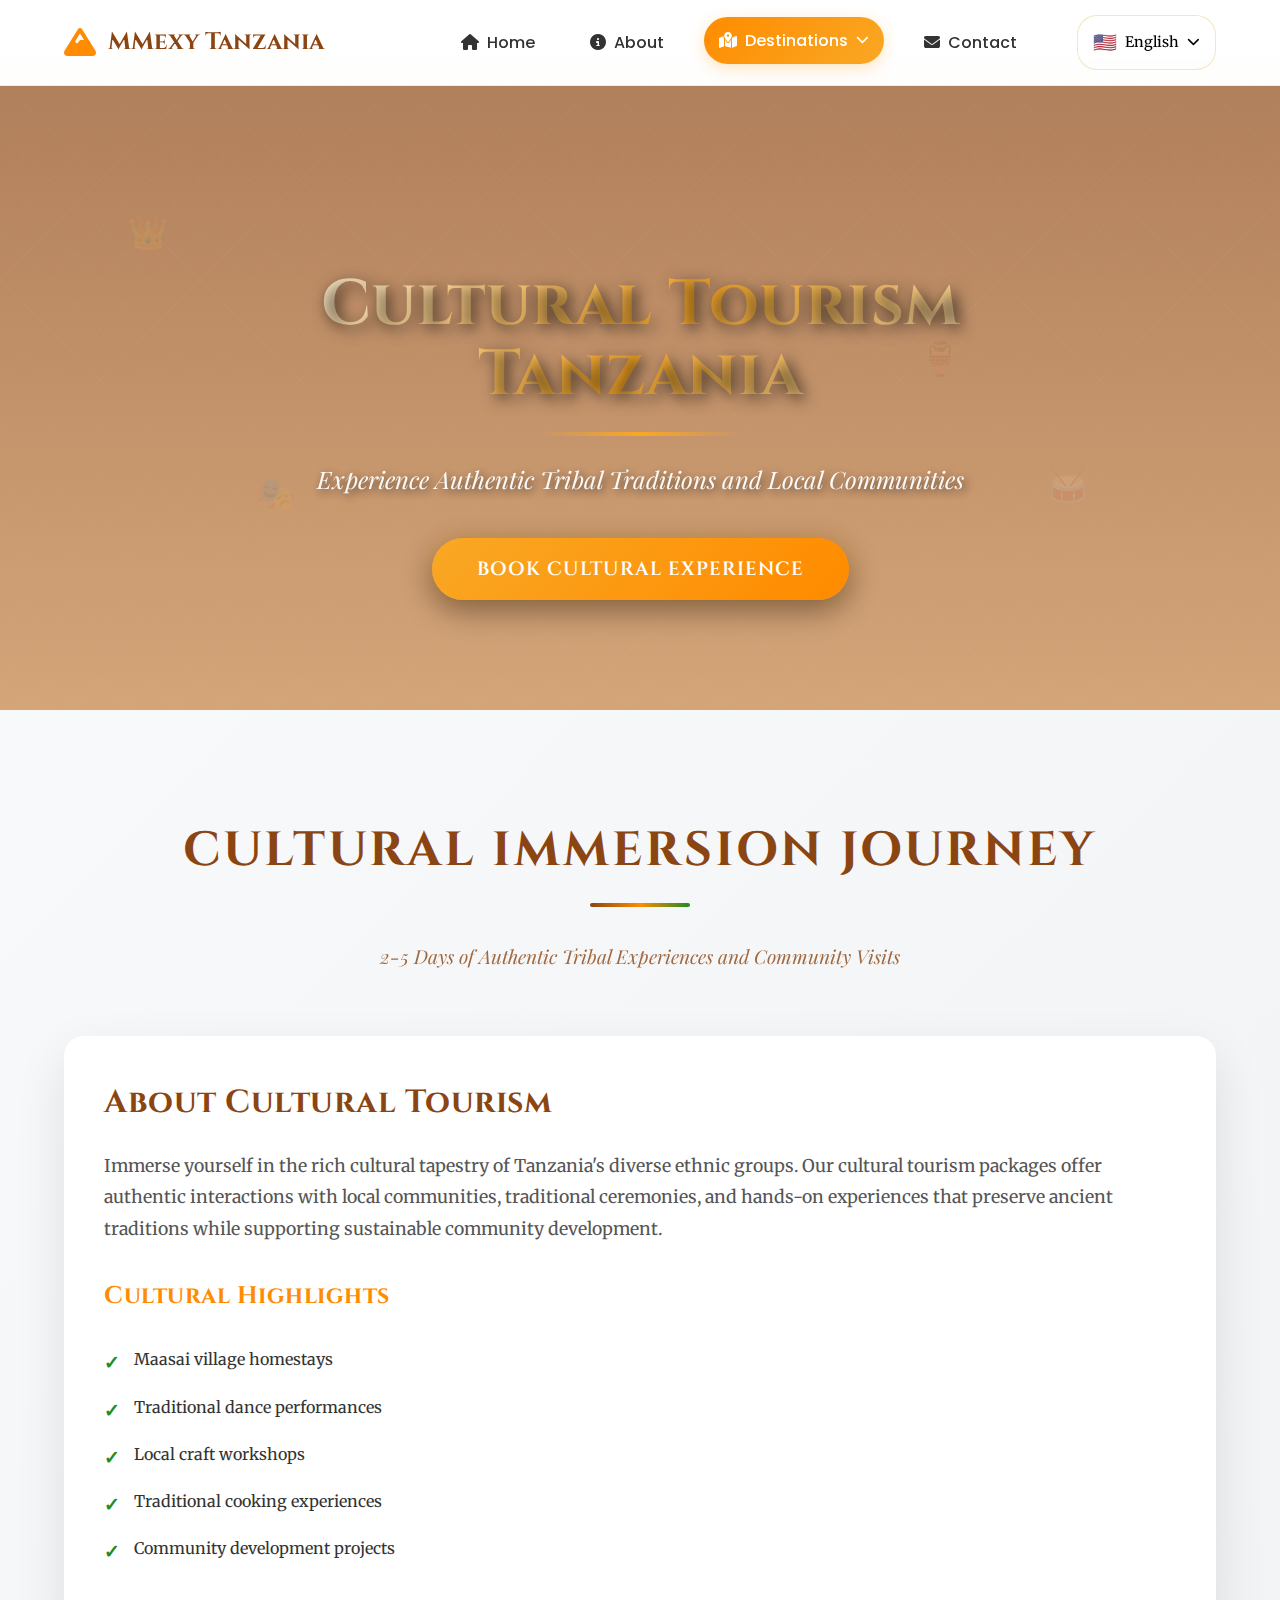
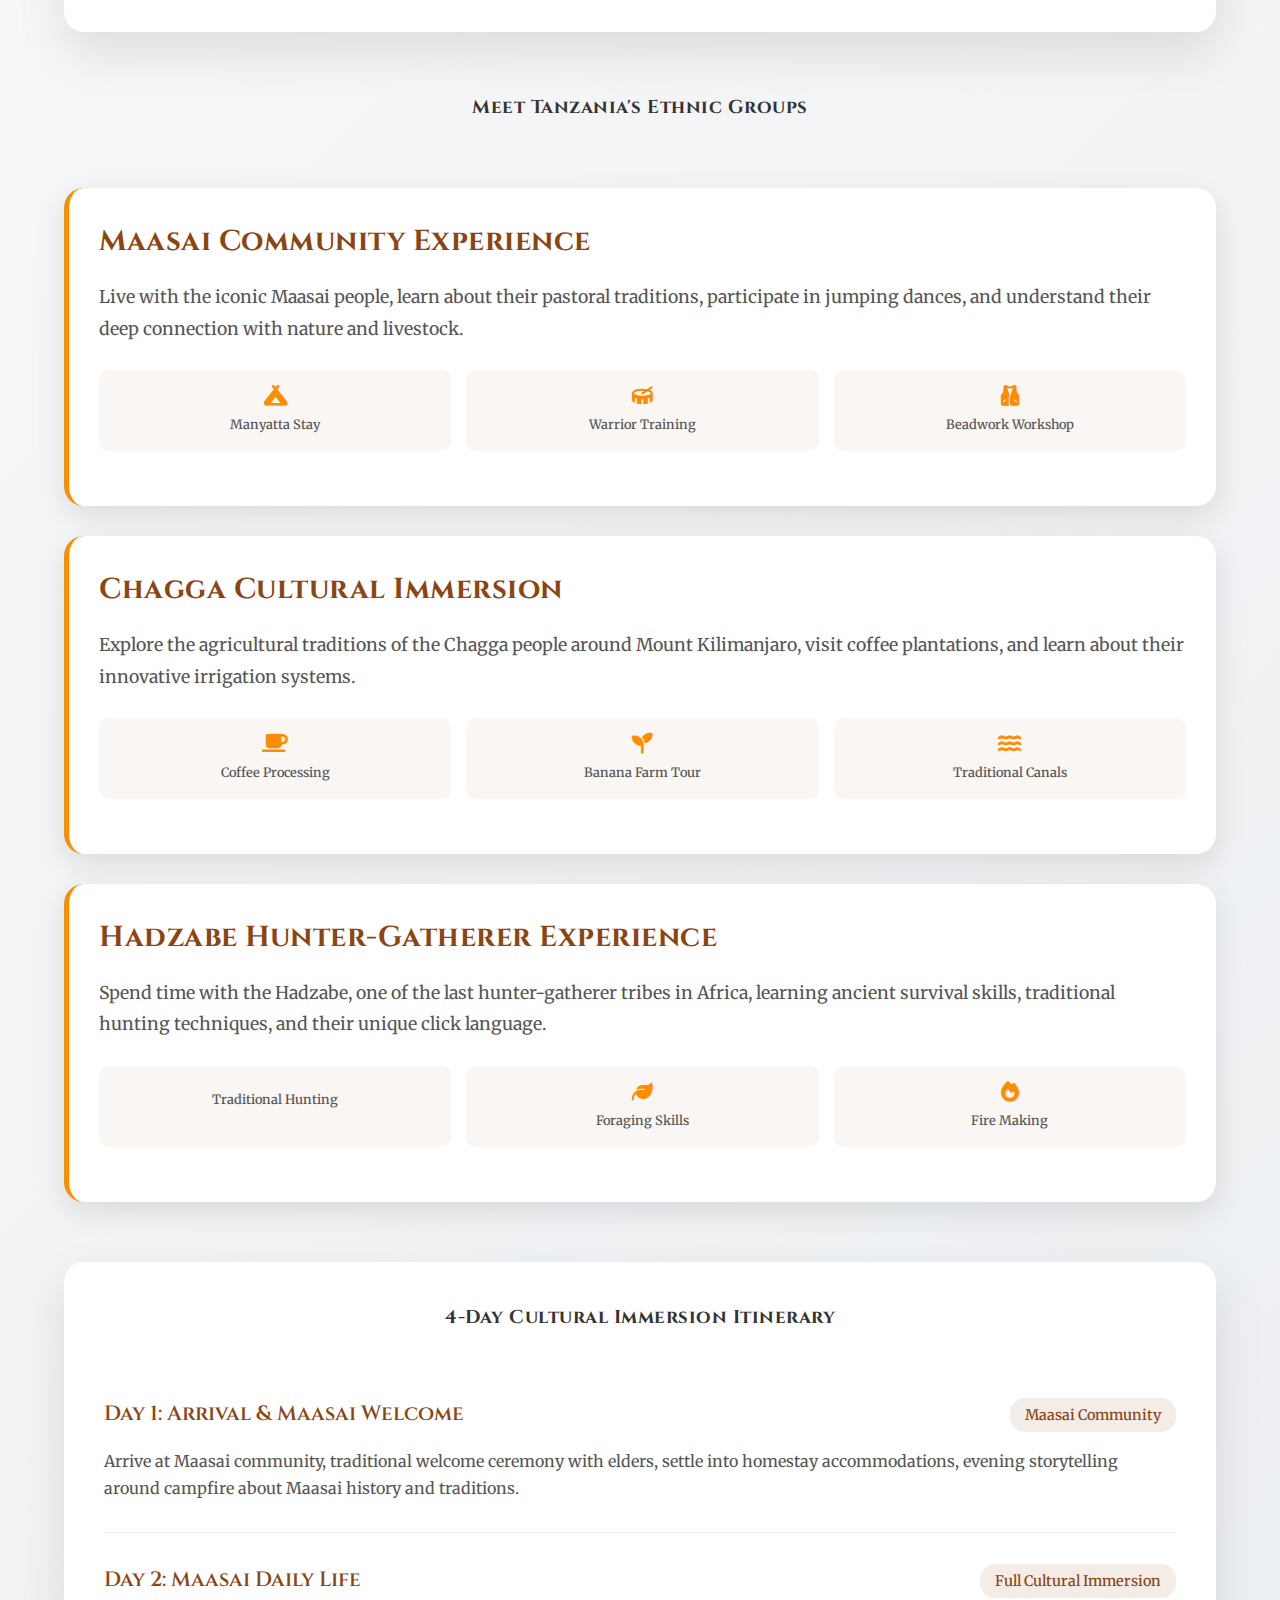
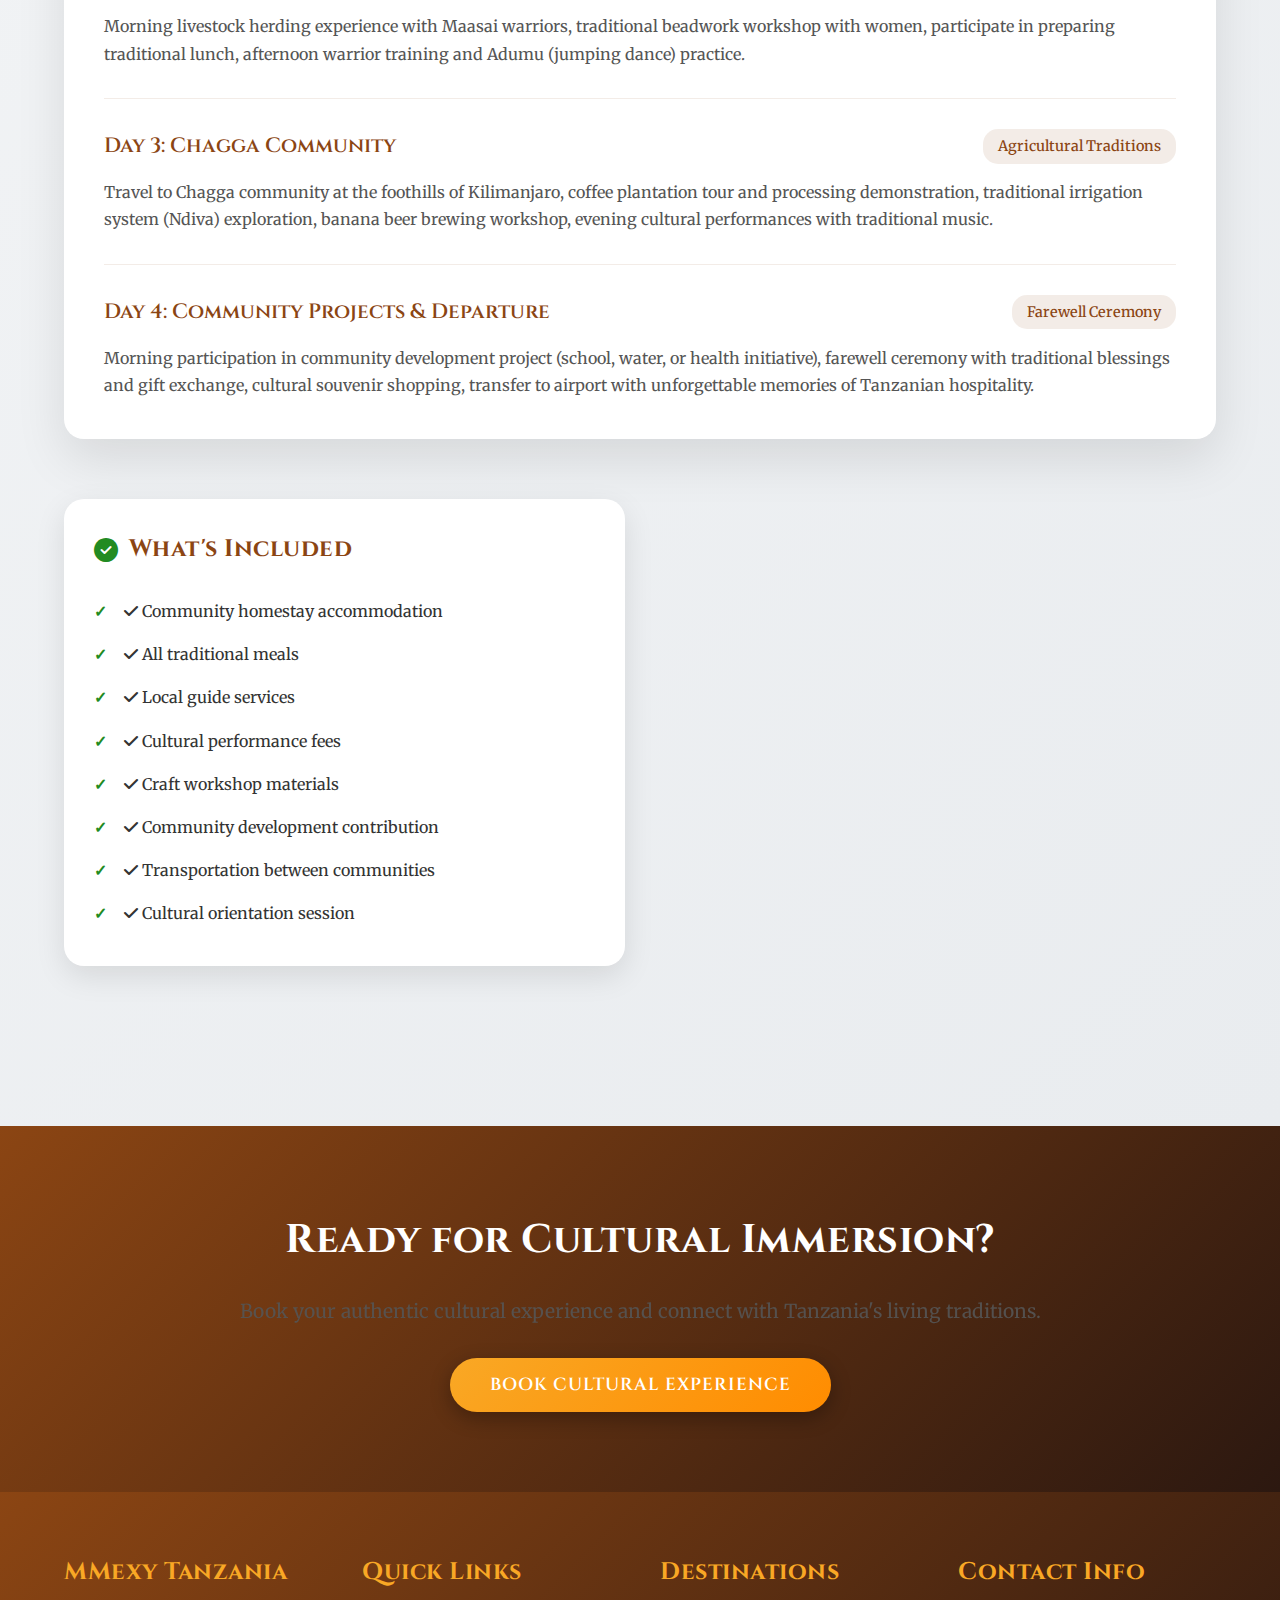
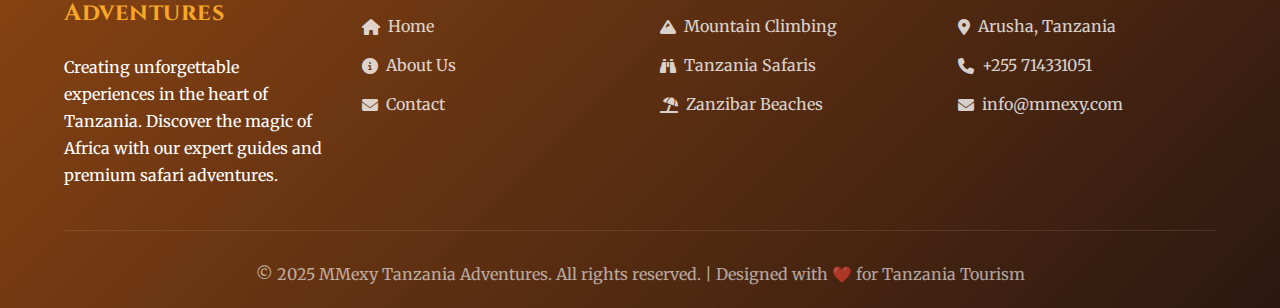
<file: cultural-tourism.html>
<!DOCTYPE html>
<html lang="en">
<head>
    <meta charset="UTF-8">
    <meta name="viewport" content="width=device-width, initial-scale=1.0">
    <title>Cultural Tourism Tanzania | MMexy Tanzania Adventures</title>
    <link rel="stylesheet" href="https://cdnjs.cloudflare.com/ajax/libs/font-awesome/6.4.0/css/all.min.css">
    <link href="https://fonts.googleapis.com/css2?family=Poppins:wght@300;400;500;600;700&family=Playfair+Display:wght@400;700&family=Cinzel:wght@400;700&family=Merriweather:wght@300;400;700&display=swap" rel="stylesheet">
    <link href="https://unpkg.com/aos@2.3.1/dist/aos.css" rel="stylesheet">
    <style>
        :root {
            --primary: #1a6d38;
            --secondary: #f9a825;
            --accent: #1565c0;
            --light: #f5f5f5;
            --dark: #333333;
            --shadow: 0 4px 15px rgba(0, 0, 0, 0.1);
            --premium-gold: #ffd700;
            --premium-silver: #c0c0c0;
            --premium-bronze: #cd7f32;
            --artistic-brown: #8B4513;
            --safari-orange: #FF8C00;
            --nature-green: #228B22;
            --transition: all 0.3s cubic-bezier(0.4, 0, 0.2, 1);
        }
       
        * {
            margin: 0;
            padding: 0;
            box-sizing: border-box;
        }
       
        body {
            font-family: 'Merriweather', serif;
            line-height: 1.7;
            color: var(--dark);
            background-color: #f9f9f9;
            overflow-x: hidden;
        }
       
        h1, h2, h3, h4 {
            font-family: 'Cinzel', serif;
            font-weight: 700;
            letter-spacing: 0.5px;
        }

        /* ===== PREMIUM NAVIGATION BAR ===== */
        .premium-navbar {
            position: fixed;
            top: 0;
            width: 100%;
            background: rgba(255, 255, 255, 0.95);
            backdrop-filter: blur(20px);
            -webkit-backdrop-filter: blur(20px);
            z-index: 1000;
            padding: 15px 0;
            transition: var(--transition);
            border-bottom: 1px solid rgba(139, 69, 19, 0.1);
        }

        .premium-navbar.scrolled {
            padding: 10px 0;
            background: rgba(255, 255, 255, 0.98);
            box-shadow: 0 8px 32px rgba(0, 0, 0, 0.1);
        }

        .nav-container {
            width: 90%;
            max-width: 1200px;
            margin: 0 auto;
            display: flex;
            justify-content: space-between;
            align-items: center;
        }

        .nav-logo {
            display: flex;
            align-items: center;
            gap: 12px;
            text-decoration: none;
            color: var(--artistic-brown);
            font-weight: 700;
            font-size: 1.5rem;
            font-family: 'Cinzel', serif;
            transition: var(--transition);
        }

        .nav-logo:hover {
            transform: scale(1.05);
            color: var(--safari-orange);
        }

        .logo-icon {
            font-size: 2rem;
            color: var(--safari-orange);
        }

        .desktop-nav {
            display: flex;
            align-items: center;
            gap: 30px;
        }

        .nav-menu {
            display: flex;
            list-style: none;
            gap: 25px;
            margin: 0;
            padding: 0;
        }

        .nav-item {
            position: relative;
        }

        .nav-link {
            display: flex;
            align-items: center;
            gap: 8px;
            text-decoration: none;
            color: var(--dark);
            font-weight: 500;
            padding: 10px 15px;
            border-radius: 25px;
            transition: var(--transition);
            font-family: 'Poppins', sans-serif;
        }

        .nav-link:hover,
        .nav-link.active {
            background: linear-gradient(135deg, var(--safari-orange), var(--secondary));
            color: white;
            transform: translateY(-2px);
            box-shadow: 0 4px 15px rgba(249, 168, 37, 0.3);
        }

        .dropdown-parent {
            position: relative;
        }

        .dropdown {
            position: absolute;
            top: 100%;
            left: 0;
            background: rgba(255, 255, 255, 0.95);
            backdrop-filter: blur(20px);
            -webkit-backdrop-filter: blur(20px);
            border-radius: 15px;
            padding: 15px;
            min-width: 250px;
            opacity: 0;
            visibility: hidden;
            transform: translateY(15px);
            transition: var(--transition);
            box-shadow: 0 20px 60px rgba(0, 0, 0, 0.15);
            border: 1px solid rgba(139, 69, 19, 0.1);
        }

        .dropdown-parent:hover .dropdown {
            opacity: 1;
            visibility: visible;
            transform: translateY(5px);
        }

        .dropdown-item {
            display: flex;
            align-items: center;
            gap: 12px;
            padding: 12px 15px;
            text-decoration: none;
            color: var(--dark);
            border-radius: 10px;
            transition: var(--transition);
            margin-bottom: 5px;
        }

        .dropdown-item:hover {
            background: linear-gradient(135deg, var(--safari-orange), var(--secondary));
            color: white;
            transform: translateX(5px);
        }

        .mobile-menu-btn {
            display: none;
            flex-direction: column;
            gap: 4px;
            background: none;
            border: none;
            cursor: pointer;
            padding: 8px;
        }

        .menu-line {
            width: 25px;
            height: 3px;
            background: var(--artistic-brown);
            border-radius: 2px;
            transition: var(--transition);
        }

        .mobile-menu-btn.active .menu-line:nth-child(1) {
            transform: rotate(45deg) translate(6px, 6px);
        }

        .mobile-menu-btn.active .menu-line:nth-child(2) {
            opacity: 0;
        }

        .mobile-menu-btn.active .menu-line:nth-child(3) {
            transform: rotate(-45deg) translate(6px, -6px);
        }

        /* ===== PREMIUM SIDEBAR ===== */
        .sidebar-overlay {
            position: fixed;
            top: 0;
            left: 0;
            width: 100%;
            height: 100%;
            background: rgba(0, 0, 0, 0.5);
            backdrop-filter: blur(5px);
            z-index: 1999;
            opacity: 0;
            visibility: hidden;
            transition: var(--transition);
        }

        .sidebar-overlay.active {
            opacity: 1;
            visibility: visible;
        }

        .premium-sidebar {
            position: fixed;
            top: 0;
            right: -400px;
            width: 350px;
            height: 100vh;
            background: rgba(255, 255, 255, 0.98);
            backdrop-filter: blur(20px);
            -webkit-backdrop-filter: blur(20px);
            z-index: 2000;
            transition: var(--transition);
            box-shadow: -5px 0 30px rgba(0, 0, 0, 0.1);
            display: flex;
            flex-direction: column;
        }

        .premium-sidebar.active {
            right: 0;
        }

        .sidebar-header {
            display: flex;
            justify-content: space-between;
            align-items: center;
            padding: 25px;
            border-bottom: 1px solid rgba(139, 69, 19, 0.1);
        }

        .sidebar-logo {
            display: flex;
            align-items: center;
            gap: 10px;
            color: var(--artistic-brown);
            font-weight: 700;
            font-size: 1.3rem;
            font-family: 'Cinzel', serif;
        }

        .sidebar-logo-icon {
            font-size: 1.8rem;
            color: var(--safari-orange);
        }

        .close-sidebar {
            background: none;
            border: none;
            font-size: 1.5rem;
            color: var(--artistic-brown);
            cursor: pointer;
            transition: var(--transition);
        }

        .close-sidebar:hover {
            color: var(--safari-orange);
            transform: rotate(90deg);
        }

        .sidebar-content {
            flex: 1;
            padding: 25px;
            overflow-y: auto;
        }

        .sidebar-nav {
            list-style: none;
        }

        .sidebar-item {
            margin-bottom: 10px;
        }

        .sidebar-link {
            display: flex;
            align-items: center;
            gap: 12px;
            padding: 15px 20px;
            text-decoration: none;
            color: var(--dark);
            border-radius: 12px;
            transition: var(--transition);
            font-weight: 500;
        }

        .sidebar-link:hover,
        .sidebar-link.active {
            background: linear-gradient(135deg, var(--safari-orange), var(--secondary));
            color: white;
            transform: translateX(5px);
        }

        .sidebar-dropdown-toggle {
            justify-content: space-between;
        }

        .dropdown-arrow {
            transition: var(--transition);
        }

        .sidebar-dropdown-toggle.active .dropdown-arrow {
            transform: rotate(180deg);
        }

        .sidebar-dropdown {
            max-height: 0;
            overflow: hidden;
            transition: var(--transition);
            margin-left: 20px;
        }

        .sidebar-dropdown.active {
            max-height: 500px;
        }

        .sidebar-footer {
            padding: 25px;
            border-top: 1px solid rgba(139, 69, 19, 0.1);
        }

        .sidebar-social {
            display: flex;
            justify-content: center;
            gap: 15px;
        }

        .social-link {
            display: flex;
            align-items: center;
            justify-content: center;
            width: 40px;
            height: 40px;
            background: linear-gradient(135deg, var(--safari-orange), var(--secondary));
            color: white;
            border-radius: 50%;
            text-decoration: none;
            transition: var(--transition);
        }

        .social-link:hover {
            transform: translateY(-3px) scale(1.1);
            box-shadow: 0 8px 20px rgba(249, 168, 37, 0.3);
        }

        /* ===== PREMIUM TRANSLATION SYSTEM ===== */
        .translation-system {
            position: relative;
        }

        .language-selector {
            position: relative;
            margin-left: 15px;
        }

        .current-language {
            display: flex;
            align-items: center;
            gap: 8px;
            padding: 10px 15px;
            background: rgba(255, 255, 255, 0.1);
            border: 1px solid rgba(212, 175, 55, 0.3);
            border-radius: 20px;
            color: #ffffff;
            cursor: pointer;
            transition: var(--transition);
            font-weight: 500;
            font-size: 0.9rem;
        }

        .current-language:hover {
            background: rgba(255, 255, 255, 0.15);
            border-color: var(--safari-orange);
            box-shadow: 0 2px 12px rgba(212, 175, 55, 0.2);
        }

        .language-flag {
            font-size: 1.2rem;
        }

        .language-dropdown {
            position: absolute;
            top: 100%;
            right: 0;
            background: rgba(26, 45, 26, 0.98);
            backdrop-filter: blur(20px);
            -webkit-backdrop-filter: blur(20px);
            border-radius: 15px;
            padding: 15px;
            min-width: 200px;
            opacity: 0;
            visibility: hidden;
            transform: translateY(15px);
            transition: var(--transition);
            border: 1px solid rgba(212, 175, 55, 0.2);
            box-shadow: 0 20px 60px rgba(0, 0, 0, 0.3);
            z-index: 1000;
        }

        .language-selector:hover .language-dropdown {
            opacity: 1;
            visibility: visible;
            transform: translateY(5px);
        }

        .language-dropdown::before {
            content: '';
            position: absolute;
            top: -8px;
            right: 20px;
            width: 16px;
            height: 16px;
            background: rgba(26, 45, 26, 0.98);
            transform: rotate(45deg);
            border-top: 1px solid rgba(212, 175, 55, 0.2);
            border-left: 1px solid rgba(212, 175, 55, 0.2);
        }

        .language-option {
            display: flex;
            align-items: center;
            gap: 12px;
            padding: 12px 15px;
            color: white;
            text-decoration: none;
            border-radius: 10px;
            transition: var(--transition);
            margin-bottom: 5px;
            font-size: 0.9rem;
        }

        .language-option:hover {
            background: linear-gradient(135deg, rgba(212, 175, 55, 0.2), rgba(249, 168, 37, 0.1));
            color: var(--safari-orange);
            transform: translateX(5px);
        }

        .language-option.active {
            background: linear-gradient(135deg, var(--safari-orange), var(--secondary));
            color: #1a2f1a;
            font-weight: 600;
        }

        /* Translation Loading Animation */
        .translation-loading {
            display: none;
            position: fixed;
            top: 0;
            left: 0;
            width: 100%;
            height: 100%;
            background: rgba(26, 45, 26, 0.9);
            z-index: 9999;
            justify-content: center;
            align-items: center;
            flex-direction: column;
            color: white;
        }

        .translation-loading.active {
            display: flex;
        }

        .loading-spinner {
            width: 50px;
            height: 50px;
            border: 3px solid rgba(212, 175, 55, 0.3);
            border-top: 3px solid var(--safari-orange);
            border-radius: 50%;
            animation: spin 1s linear infinite;
            margin-bottom: 20px;
        }

        @keyframes spin {
            0% { transform: rotate(0deg); }
            100% { transform: rotate(360deg); }
        }

        /* Sidebar Language Selector */
        .sidebar-language {
            width: 100%;
            background: rgba(255, 255, 255, 0.1);
            border: 1px solid rgba(212, 175, 55, 0.3);
            border-radius: 10px;
            padding: 12px 15px;
            color: #ffffff;
            font-weight: 500;
            margin-bottom: 20px;
            font-family: 'Poppins', sans-serif;
            cursor: pointer;
            transition: var(--transition);
        }

        .sidebar-language:hover {
            background: rgba(255, 255, 255, 0.15);
            border-color: var(--safari-orange);
        }

        .sidebar-language option {
            background: #1a2f1a;
            color: #ffffff;
        }

        /* Mobile Language Selector */
        .mobile-language-selector {
            display: none;
            padding: 20px;
        }

        @media (max-width: 1024px) {
            .desktop-nav .language-selector {
                display: none;
            }
            
            .mobile-language-selector {
                display: block;
            }
        }

        .container {
            width: 90%;
            max-width: 1200px;
            margin: 0 auto;
        }
       
        /* Artistic Text Styles */
        .artistic-title {
            font-family: 'Cinzel', serif;
            font-weight: 700;
            background: linear-gradient(135deg, var(--artistic-brown), var(--safari-orange));
            -webkit-background-clip: text;
            -webkit-text-fill-color: transparent;
            background-clip: text;
            text-shadow: 2px 2px 4px rgba(0, 0, 0, 0.1);
            position: relative;
            display: inline-block;
        }

        .artistic-title::after {
            content: '';
            position: absolute;
            bottom: -10px;
            left: 0;
            width: 100%;
            height: 3px;
            background: linear-gradient(90deg, transparent, var(--safari-orange), transparent);
        }

        .elegant-text {
            font-family: 'Playfair Display', serif;
            font-style: italic;
            color: var(--artistic-brown);
            line-height: 1.8;
        }

        .safari-heading {
            font-family: 'Cinzel', serif;
            color: var(--artistic-brown);
            text-transform: uppercase;
            letter-spacing: 2px;
            position: relative;
            padding-bottom: 15px;
        }

        .safari-heading::before {
            content: '❖';
            position: absolute;
            left: -30px;
            top: 50%;
            transform: translateY(-50%);
            color: var(--safari-orange);
            font-size: 1.2rem;
        }

        .safari-heading::after {
            content: '❖';
            position: absolute;
            right: -30px;
            top: 50%;
            transform: translateY(-50%);
            color: var(--safari-orange);
            font-size: 1.2rem;
        }

        .calligraphic-text {
            font-family: 'Playfair Display', serif;
            font-style: italic;
            background: linear-gradient(135deg, var(--artistic-brown), var(--nature-green));
            -webkit-background-clip: text;
            -webkit-text-fill-color: transparent;
            background-clip: text;
            font-weight: 600;
        }

        .ornamental-border {
            border: 2px solid transparent;
            border-image: linear-gradient(45deg, var(--artistic-brown), var(--safari-orange), var(--nature-green)) 1;
            padding: 20px;
            position: relative;
            background: linear-gradient(135deg, rgba(139, 69, 19, 0.05), rgba(34, 139, 34, 0.05));
        }

        .ornamental-border::before {
            content: '✦';
            position: absolute;
            top: -12px;
            left: 50%;
            transform: translateX(-50%);
            background: white;
            padding: 0 10px;
            color: var(--safari-orange);
            font-size: 1.2rem;
        }

        /* Enhanced Hero Section Styles */
        .destination-hero {
            height: 70vh;
            background: linear-gradient(rgba(139, 69, 19, 0.7), rgba(205, 127, 50, 0.6)), 
                        url('https://www.serengetiparktanzania.com/wp-content/uploads/2019/09/Maasai-Tribea.jpg');
            background-size: cover;
            background-position: center;
            background-attachment: fixed;
            display: flex;
            align-items: center;
            justify-content: center;
            text-align: center;
            color: white;
            padding-top: 80px;
            position: relative;
            overflow: hidden;
        }

        .destination-hero::before {
            content: '';
            position: absolute;
            top: 0;
            left: 0;
            width: 100%;
            height: 100%;
            background: url('data:image/svg+xml,<svg xmlns="http://www.w3.org/2000/svg" viewBox="0 0 100 100" fill="none" stroke="rgba(255,255,255,0.1)" stroke-width="0.5"><path d="M0,0 L100,100 M100,0 L0,100"/></svg>');
            background-size: 50px 50px;
            animation: backgroundMove 20s linear infinite;
        }

        @keyframes backgroundMove {
            0% {
                background-position: 0 0;
            }
            100% {
                background-position: 50px 50px;
            }
        }

        .destination-hero-content {
            max-width: 900px;
            padding: 0 20px;
            animation: fadeInUp 1.2s ease;
            position: relative;
            z-index: 2;
        }

        @keyframes fadeInUp {
            from { 
                opacity: 0; 
                transform: translateY(50px) scale(0.95); 
            }
            to { 
                opacity: 1; 
                transform: translateY(0) scale(1); 
            }
        }

        .destination-hero h1 {
            font-size: 4rem;
            margin-bottom: 1.5rem;
            text-shadow: 4px 4px 15px rgba(0, 0, 0, 0.7);
            line-height: 1.1;
            font-family: 'Cinzel', serif;
            background: linear-gradient(135deg, #fff, var(--secondary), #fff);
            -webkit-background-clip: text;
            -webkit-text-fill-color: transparent;
            background-clip: text;
            position: relative;
            padding-bottom: 25px;
            animation: titleGlow 3s ease-in-out infinite alternate;
        }

        @keyframes titleGlow {
            from {
                text-shadow: 4px 4px 15px rgba(0, 0, 0, 0.7),
                           0 0 20px rgba(249, 168, 37, 0.3);
            }
            to {
                text-shadow: 4px 4px 15px rgba(0, 0, 0, 0.7),
                           0 0 30px rgba(249, 168, 37, 0.6);
            }
        }

        .destination-hero h1::after {
            content: '';
            position: absolute;
            bottom: 0;
            left: 50%;
            transform: translateX(-50%);
            width: 200px;
            height: 4px;
            background: linear-gradient(90deg, transparent, var(--secondary), transparent);
            border-radius: 2px;
        }

        .destination-hero p {
            font-size: 1.5rem;
            margin-bottom: 2.5rem;
            text-shadow: 3px 3px 10px rgba(0, 0, 0, 0.7);
            opacity: 0.95;
            font-family: 'Playfair Display', serif;
            font-style: italic;
            line-height: 1.6;
            animation: fadeIn 2s ease 0.5s both;
        }

        @keyframes fadeIn {
            from { opacity: 0; }
            to { opacity: 1; }
        }

        .btn {
            display: inline-block;
            background: linear-gradient(135deg, var(--secondary), var(--safari-orange));
            color: white;
            padding: 15px 40px;
            border-radius: 30px;
            text-decoration: none;
            font-weight: 600;
            transition: all 0.3s ease;
            border: none;
            cursor: pointer;
            box-shadow: 0 6px 20px rgba(0, 0, 0, 0.3);
            font-size: 1.1rem;
            font-family: 'Cinzel', serif;
            letter-spacing: 1px;
            text-transform: uppercase;
            position: relative;
            overflow: hidden;
        }

        .btn::before {
            content: '';
            position: absolute;
            top: 0;
            left: -100%;
            width: 100%;
            height: 100%;
            background: linear-gradient(90deg, transparent, rgba(255,255,255,0.3), transparent);
            transition: left 0.5s;
        }

        .btn:hover::before {
            left: 100%;
        }
       
        .btn:hover {
            transform: translateY(-3px);
            box-shadow: 0 8px 25px rgba(0, 0, 0, 0.4);
        }

        .destination-hero .btn {
            padding: 18px 45px;
            font-size: 1.2rem;
            border-radius: 50px;
            background: linear-gradient(135deg, var(--secondary), var(--safari-orange), var(--secondary));
            background-size: 200% 100%;
            animation: gradientShift 3s ease infinite;
            box-shadow: 0 10px 30px rgba(0, 0, 0, 0.4),
                       0 0 20px rgba(249, 168, 37, 0.3);
            transition: all 0.4s ease;
        }

        @keyframes gradientShift {
            0%, 100% {
                background-position: 0% 50%;
            }
            50% {
                background-position: 100% 50%;
            }
        }

        .destination-hero .btn:hover {
            transform: translateY(-5px) scale(1.05);
            box-shadow: 0 15px 40px rgba(0, 0, 0, 0.5),
                       0 0 30px rgba(249, 168, 37, 0.5);
            animation: none;
            background-position: 100% 50%;
        }

        /* Floating Elements in Hero */
        .floating-elements {
            position: absolute;
            top: 0;
            left: 0;
            width: 100%;
            height: 100%;
            pointer-events: none;
            z-index: 1;
        }

        .floating-element {
            position: absolute;
            font-size: 2rem;
            opacity: 0.1;
            animation: float 6s ease-in-out infinite;
        }

        .floating-element:nth-child(1) {
            top: 20%;
            left: 10%;
            animation-delay: 0s;
        }

        .floating-element:nth-child(2) {
            top: 60%;
            right: 15%;
            animation-delay: 2s;
        }

        .floating-element:nth-child(3) {
            bottom: 30%;
            left: 20%;
            animation-delay: 4s;
        }

        .floating-element:nth-child(4) {
            top: 40%;
            right: 25%;
            animation-delay: 1s;
        }

        @keyframes float {
            0%, 100% {
                transform: translateY(0px) rotate(0deg);
            }
            50% {
                transform: translateY(-20px) rotate(10deg);
            }
        }

        /* Main Content Spacing */
        .main-content {
            padding-top: 80px;
        }

        /* Section Title */
        .section-title {
            text-align: center;
            margin-bottom: 4rem;
            position: relative;
        }
       
        .section-title h2 {
            font-size: 3rem;
            color: var(--artistic-brown);
            position: relative;
            display: inline-block;
            margin-bottom: 2rem;
            font-family: 'Cinzel', serif;
            text-transform: uppercase;
            letter-spacing: 3px;
        }
       
        .section-title h2::after {
            content: '';
            position: absolute;
            width: 100px;
            height: 4px;
            background: linear-gradient(90deg, var(--artistic-brown), var(--safari-orange), var(--nature-green));
            bottom: -15px;
            left: 50%;
            transform: translateX(-50%);
            border-radius: 2px;
        }

        .section-title .section-subtitle {
            font-family: 'Playfair Display', serif;
            font-style: italic;
            color: var(--artistic-brown);
            font-size: 1.2rem;
            margin-top: 1rem;
            opacity: 0.8;
        }

        /* Destination Content */
        .destination-content {
            padding: 100px 0;
            background: linear-gradient(135deg, #f8f9fa 0%, #e9ecef 100%);
            position: relative;
        }

        .normal-text {
            font-family: 'Merriweather', serif;
            font-size: 1.1rem;
            line-height: 1.8;
            color: #555;
            margin-bottom: 1.5rem;
        }

        .package-details {
            background: white;
            border-radius: 20px;
            padding: 40px;
            box-shadow: 0 20px 50px rgba(0, 0, 0, 0.1);
            margin-bottom: 60px;
        }

        .package-details h3 {
            color: var(--artistic-brown);
            margin-bottom: 20px;
            font-size: 2rem;
            font-family: 'Cinzel', serif;
        }

        .package-details h4 {
            color: var(--safari-orange);
            margin: 30px 0 15px;
            font-size: 1.5rem;
            font-family: 'Cinzel', serif;
        }

        .package-details ul {
            list-style: none;
            margin: 20px 0;
        }

        .package-details li {
            padding: 10px 0;
            padding-left: 30px;
            position: relative;
            font-family: 'Merriweather', serif;
        }

        .package-details li:before {
            content: '✓';
            position: absolute;
            left: 0;
            color: var(--nature-green);
            font-weight: bold;
            font-size: 1.2rem;
        }

        /* Tribe Features */
        .tribe-features {
            margin: 60px 0;
        }

        .tribe-feature {
            background: white;
            border-radius: 20px;
            padding: 30px;
            margin-bottom: 30px;
            box-shadow: 0 10px 30px rgba(0, 0, 0, 0.1);
            border-left: 5px solid var(--safari-orange);
        }

        .tribe-feature h4 {
            color: var(--artistic-brown);
            margin-bottom: 15px;
            font-size: 1.8rem;
            font-family: 'Cinzel', serif;
        }

        .card-features {
            display: grid;
            grid-template-columns: repeat(auto-fit, minmax(150px, 1fr));
            gap: 15px;
            margin: 25px 0;
        }

        .feature {
            display: flex;
            flex-direction: column;
            align-items: center;
            text-align: center;
            gap: 8px;
            padding: 15px 10px;
            background: rgba(139, 69, 19, 0.05);
            border-radius: 10px;
            transition: all 0.3s ease;
        }

        .feature:hover {
            background: rgba(139, 69, 19, 0.1);
            transform: translateY(-3px);
        }

        .feature i {
            color: var(--safari-orange);
            font-size: 1.3rem;
        }

        .feature span {
            font-size: 0.8rem;
            font-weight: 500;
            color: #555;
        }

        /* Itinerary */
        .itinerary {
            background: white;
            border-radius: 20px;
            padding: 40px;
            box-shadow: 0 20px 50px rgba(0, 0, 0, 0.1);
            margin: 60px 0;
        }

        .itinerary-day {
            margin-bottom: 30px;
            padding-bottom: 30px;
            border-bottom: 1px solid rgba(139, 69, 19, 0.1);
        }

        .itinerary-day:last-child {
            border-bottom: none;
            margin-bottom: 0;
            padding-bottom: 0;
        }

        .day-header {
            display: flex;
            justify-content: space-between;
            align-items: center;
            margin-bottom: 15px;
        }

        .day-title {
            font-size: 1.3rem;
            font-weight: 600;
            color: var(--artistic-brown);
            font-family: 'Cinzel', serif;
        }

        .day-duration {
            background: rgba(139, 69, 19, 0.1);
            padding: 5px 15px;
            border-radius: 15px;
            font-size: 0.9rem;
            color: var(--artistic-brown);
            font-weight: 500;
        }

        .day-activities {
            font-family: 'Merriweather', serif;
            line-height: 1.7;
            color: #555;
        }

        /* Includes & Excludes */
        .includes-excludes {
            display: grid;
            grid-template-columns: 1fr 1fr;
            gap: 30px;
            margin: 60px 0;
        }

        @media (max-width: 768px) {
            .includes-excludes {
                grid-template-columns: 1fr;
            }
        }

        .includes-box, .excludes-box {
            background: white;
            border-radius: 20px;
            padding: 30px;
            box-shadow: 0 10px 30px rgba(0, 0, 0, 0.1);
        }

        .includes-box h3, .excludes-box h3 {
            color: var(--artistic-brown);
            margin-bottom: 20px;
            font-size: 1.5rem;
            font-family: 'Cinzel', serif;
            display: flex;
            align-items: center;
            gap: 10px;
        }

        .includes-box h3 i {
            color: var(--nature-green);
        }

        .excludes-box h3 i {
            color: #e74c3c;
        }

        .includes-box ul, .excludes-box ul {
            list-style: none;
        }

        .includes-box li, .excludes-box li {
            padding: 8px 0;
            padding-left: 30px;
            position: relative;
            font-family: 'Merriweather', serif;
        }

        .includes-box li:before {
            content: '✓';
            position: absolute;
            left: 0;
            color: var(--nature-green);
            font-weight: bold;
        }

        .excludes-box li:before {
            content: '✗';
            position: absolute;
            left: 0;
            color: #e74c3c;
            font-weight: bold;
        }

        /* Booking Section */
        .booking-section-destination {
            padding: 80px 0;
            background: linear-gradient(135deg, var(--artistic-brown), #2c1810);
            color: white;
            text-align: center;
        }

        .booking-cta h2 {
            font-size: 2.5rem;
            margin-bottom: 20px;
            font-family: 'Cinzel', serif;
        }

        .booking-cta p {
            font-size: 1.2rem;
            margin-bottom: 30px;
            opacity: 0.9;
            font-family: 'Merriweather', serif;
        }

        /* Footer */
        .footer {
            background: linear-gradient(135deg, var(--artistic-brown), #2c1810);
            color: white;
            padding: 60px 0 20px;
            position: relative;
        }

        .footer-content {
            display: grid;
            grid-template-columns: repeat(auto-fit, minmax(250px, 1fr));
            gap: 40px;
            margin-bottom: 40px;
        }

        .footer-section h3 {
            font-size: 1.5rem;
            margin-bottom: 20px;
            color: var(--secondary);
            font-family: 'Cinzel', serif;
        }

        .footer-links {
            list-style: none;
        }

        .footer-links li {
            margin-bottom: 12px;
        }

        .footer-links a {
            color: rgba(255, 255, 255, 0.8);
            text-decoration: none;
            transition: var(--transition);
            display: flex;
            align-items: center;
            gap: 8px;
        }

        .footer-links a:hover {
            color: var(--secondary);
            transform: translateX(5px);
        }

        .footer-bottom {
            text-align: center;
            padding-top: 30px;
            border-top: 1px solid rgba(255, 255, 255, 0.1);
            color: rgba(255, 255, 255, 0.6);
        }

        /* Premium Booking Modal */
        .premium-modal {
            display: none;
            position: fixed;
            top: 0;
            left: 0;
            width: 100%;
            height: 100%;
            background: rgba(0, 0, 0, 0.8);
            backdrop-filter: blur(10px);
            z-index: 3000;
            overflow-y: auto;
        }

        .premium-modal-content {
            position: relative;
            background: linear-gradient(135deg, #1a2f1a, #2c1810);
            margin: 50px auto;
            padding: 0;
            border-radius: 20px;
            box-shadow: 0 25px 80px rgba(0, 0, 0, 0.5);
            width: 95%;
            max-width: 800px;
            color: white;
            animation: modalFadeIn 0.5s ease;
        }

        @keyframes modalFadeIn {
            from { opacity: 0; transform: translateY(-50px) scale(0.9); }
            to { opacity: 1; transform: translateY(0) scale(1); }
        }

        .premium-modal-header {
            display: flex;
            justify-content: space-between;
            align-items: center;
            padding: 25px 30px;
            border-bottom: 1px solid rgba(255, 255, 255, 0.1);
        }

        .premium-modal-header h2 {
            margin: 0;
            color: var(--premium-gold);
            font-family: 'Cinzel', serif;
            font-size: 1.8rem;
        }

        .close-premium-modal {
            background: none;
            border: none;
            color: white;
            font-size: 2rem;
            cursor: pointer;
            transition: var(--transition);
        }

        .close-premium-modal:hover {
            color: var(--premium-gold);
            transform: rotate(90deg);
        }

        .premium-modal-body {
            padding: 30px;
        }

        /* Booking Steps */
        .booking-steps {
            display: flex;
            justify-content: space-between;
            margin-bottom: 40px;
            position: relative;
        }

        .booking-steps::before {
            content: '';
            position: absolute;
            top: 25px;
            left: 10%;
            right: 10%;
            height: 3px;
            background: rgba(255, 255, 255, 0.2);
            z-index: 1;
        }

        .booking-step {
            display: flex;
            flex-direction: column;
            align-items: center;
            position: relative;
            z-index: 2;
            flex: 1;
        }

        .step-number {
            width: 50px;
            height: 50px;
            border-radius: 50%;
            background: rgba(255, 255, 255, 0.1);
            border: 2px solid rgba(255, 255, 255, 0.3);
            display: flex;
            align-items: center;
            justify-content: center;
            margin-bottom: 10px;
            font-weight: bold;
            transition: var(--transition);
        }

        .booking-step.active .step-number {
            background: var(--premium-gold);
            border-color: var(--premium-gold);
            color: #000;
        }

        .step-label {
            font-size: 0.9rem;
            text-align: center;
            opacity: 0.7;
        }

        .booking-step.active .step-label {
            opacity: 1;
            color: var(--premium-gold);
        }

        /* Booking Sections */
        .booking-section {
            display: none;
        }

        .booking-section.active {
            display: block;
        }

        /* Package Levels */
        .package-levels {
            display: grid;
            grid-template-columns: repeat(auto-fit, minmax(250px, 1fr));
            gap: 20px;
            margin-bottom: 30px;
        }

        .package-level {
            background: rgba(255, 255, 255, 0.05);
            border: 2px solid rgba(255, 255, 255, 0.1);
            border-radius: 15px;
            padding: 25px;
            text-align: center;
            cursor: pointer;
            transition: var(--transition);
        }

        .package-level:hover {
            transform: translateY(-5px);
            border-color: rgba(255, 255, 255, 0.3);
        }

        .package-level.selected {
            border-color: var(--premium-gold);
            background: rgba(218, 165, 32, 0.1);
            transform: translateY(-5px);
        }

        .level-icon {
            font-size: 2.5rem;
            margin-bottom: 15px;
            color: var(--premium-gold);
        }

        .level-name {
            font-size: 1.3rem;
            font-weight: bold;
            margin-bottom: 10px;
            font-family: 'Cinzel', serif;
        }

        .level-price {
            font-size: 2rem;
            font-weight: bold;
            color: var(--premium-gold);
            margin-bottom: 20px;
            font-family: 'Cinzel', serif;
        }

        .level-features {
            list-style: none;
            text-align: left;
        }

        .level-features li {
            padding: 8px 0;
            display: flex;
            align-items: center;
            gap: 10px;
        }

        .level-features i {
            color: var(--premium-gold);
        }

        /* Group Selection */
        .group-selection {
            margin-bottom: 30px;
        }

        .group-options {
            display: grid;
            grid-template-columns: repeat(auto-fit, minmax(200px, 1fr));
            gap: 15px;
            margin-bottom: 20px;
        }

        .group-option {
            background: rgba(255, 255, 255, 0.05);
            border: 2px solid rgba(255, 255, 255, 0.1);
            border-radius: 15px;
            padding: 20px;
            text-align: center;
            cursor: pointer;
            transition: var(--transition);
        }

        .group-option:hover {
            transform: translateY(-3px);
            border-color: rgba(255, 255, 255, 0.3);
        }

        .group-option.selected {
            border-color: var(--premium-gold);
            background: rgba(218, 165, 32, 0.1);
            transform: translateY(-3px);
        }

        .group-icon {
            font-size: 2rem;
            margin-bottom: 10px;
            color: var(--premium-gold);
        }

        .group-name {
            font-size: 1.1rem;
            font-weight: bold;
            margin-bottom: 5px;
            font-family: 'Cinzel', serif;
        }

        .group-description {
            font-size: 0.9rem;
            opacity: 0.8;
        }

        /* People Counter */
        .people-counter {
            display: flex;
            align-items: center;
            justify-content: center;
            gap: 15px;
            margin: 20px 0;
            padding: 15px;
            background: rgba(255, 255, 255, 0.05);
            border-radius: 10px;
        }

        .counter-label {
            font-weight: bold;
        }

        .counter-btn {
            width: 40px;
            height: 40px;
            border-radius: 50%;
            background: var(--premium-gold);
            color: #000;
            border: none;
            font-size: 1.2rem;
            font-weight: bold;
            cursor: pointer;
            transition: var(--transition);
        }

        .counter-btn:hover {
            background: #ffed4a;
            transform: scale(1.1);
        }

        .people-count {
            font-size: 1.5rem;
            font-weight: bold;
            min-width: 40px;
            text-align: center;
        }

        /* Price Summary */
        .price-summary {
            background: rgba(255, 255, 255, 0.05);
            border-radius: 15px;
            padding: 20px;
            margin-bottom: 30px;
        }

        .summary-title {
            margin-bottom: 15px;
            color: var(--premium-gold);
            font-family: 'Cinzel', serif;
            font-size: 1.2rem;
        }

        .price-breakdown {
            margin-bottom: 20px;
        }

        .price-item {
            display: flex;
            justify-content: space-between;
            padding: 10px 0;
            border-bottom: 1px solid rgba(255, 255, 255, 0.1);
        }

        .price-item:last-child {
            border-bottom: none;
        }

        .discount-label {
            color: #4CAF50;
        }

        .discount-value {
            color: #4CAF50;
        }

        .total-price {
            display: flex;
            justify-content: space-between;
            padding: 15px 0;
            border-top: 2px solid rgba(255, 255, 255, 0.2);
            font-size: 1.3rem;
            font-weight: bold;
        }

        .total-label {
            color: var(--premium-gold);
        }

        .total-value {
            color: var(--premium-gold);
        }

        .original-price {
            text-align: center;
            margin-top: 10px;
            padding-top: 10px;
            border-top: 1px dashed rgba(255, 255, 255, 0.3);
        }

        .original-label {
            font-size: 0.9rem;
            opacity: 0.8;
            text-decoration: line-through;
        }

        .original-value {
            font-size: 0.9rem;
            opacity: 0.8;
            text-decoration: line-through;
            margin-left: 10px;
        }

        /* Contact Form */
        .contact-form {
            margin-bottom: 30px;
        }

        .form-grid {
            display: grid;
            grid-template-columns: 1fr 1fr;
            gap: 15px;
        }

        @media (max-width: 768px) {
            .form-grid {
                grid-template-columns: 1fr;
            }
        }

        .form-input {
            padding: 15px;
            border: 1px solid rgba(255, 255, 255, 0.3);
            background: rgba(255, 255, 255, 0.1);
            border-radius: 8px;
            color: white;
            font-size: 16px;
            width: 100%;
            box-sizing: border-box;
        }

        .form-input::placeholder {
            color: rgba(255, 255, 255, 0.6);
        }

        .full-width {
            grid-column: 1 / -1;
        }

        /* Modal Actions */
        .modal-actions {
            display: flex;
            justify-content: space-between;
            gap: 15px;
        }

        .modal-btn {
            padding: 15px 30px;
            border: none;
            border-radius: 10px;
            font-size: 1rem;
            font-weight: bold;
            cursor: pointer;
            transition: var(--transition);
            flex: 1;
        }

        .btn-secondary {
            background: rgba(255, 255, 255, 0.1);
            color: white;
        }

        .btn-secondary:hover {
            background: rgba(255, 255, 255, 0.2);
            transform: translateY(-2px);
        }

        .btn-primary {
            background: var(--premium-gold);
            color: #000;
        }

        .btn-primary:hover {
            background: #ffed4a;
            transform: translateY(-2px);
        }

        /* Mobile Actions - WITH BACK BUTTON */
        .mobile-actions {
            display: none;
            position: sticky;
            bottom: 0;
            background: linear-gradient(transparent, rgba(0,0,0,0.9));
            padding: 20px 15px 15px;
            margin: 20px -30px -30px;
            z-index: 100;
        }

        .mobile-actions-inner {
            display: grid;
            grid-template-columns: 1fr 2fr;
            gap: 10px;
        }

        .mobile-back-btn {
            width: 100%;
            padding: 16px 20px;
            background: rgba(255, 255, 255, 0.1);
            color: white;
            border: none;
            border-radius: 12px;
            font-size: 1.1rem;
            font-weight: bold;
            display: flex;
            align-items: center;
            justify-content: center;
            gap: 10px;
            cursor: pointer;
            transition: all 0.3s ease;
        }

        .mobile-back-btn:hover {
            background: rgba(255, 255, 255, 0.2);
            transform: translateY(-2px);
        }

        .mobile-next-btn, .mobile-complete-btn {
            width: 100%;
            padding: 16px 20px;
            background: var(--premium-gold);
            color: #000;
            border: none;
            border-radius: 12px;
            font-size: 1.1rem;
            font-weight: bold;
            display: flex;
            align-items: center;
            justify-content: center;
            gap: 10px;
            cursor: pointer;
            transition: all 0.3s ease;
        }

        .mobile-complete-btn {
            background: #28a745;
            color: white;
        }

        .mobile-back-btn:hover, .mobile-next-btn:hover, .mobile-complete-btn:hover {
            transform: translateY(-2px);
            box-shadow: 0 5px 15px rgba(0,0,0,0.3);
        }

        /* Responsive Design */
        @media (max-width: 1024px) {
            .desktop-nav {
                display: none;
            }

            .mobile-menu-btn {
                display: flex;
            }

            .destination-hero h1 {
                font-size: 3rem;
            }

            .destination-hero p {
                font-size: 1.2rem;
            }

            .section-title h2 {
                font-size: 2.2rem;
            }

            .premium-sidebar {
                width: 300px;
            }
        }

        @media (max-width: 768px) {
            .destination-hero h1 {
                font-size: 2.5rem;
            }

            .destination-hero p {
                font-size: 1.1rem;
            }

            .section-title h2 {
                font-size: 1.8rem;
            }

            .package-details, .itinerary, .includes-box, .excludes-box {
                padding: 25px;
            }

            .mobile-actions {
                display: block;
            }

            .modal-actions {
                display: none;
            }

            .premium-modal-body {
                padding-bottom: 80px;
            }

            .booking-steps::before {
                left: 15%;
                right: 15%;
            }

            .package-levels, .group-options {
                grid-template-columns: 1fr;
            }
        }

        @media (max-width: 480px) {
            .destination-hero h1 {
                font-size: 2rem;
            }

            .destination-hero .btn {
                padding: 15px 30px;
                font-size: 1rem;
            }

            .section-title h2 {
                font-size: 1.5rem;
            }

            .premium-modal-content {
                width: 100%;
                margin: 10px;
                max-height: 95vh;
            }

            .premium-modal-header h2 {
                font-size: 1.3rem;
            }

            .step-title {
                font-size: 1.1rem;
            }

            .booking-steps {
                gap: 5px;
            }

            .step-label {
                font-size: 0.7rem;
            }

            .package-level, .group-option {
                padding: 15px;
            }

            .level-features li, .group-description {
                font-size: 0.9rem;
            }
        }

        /* Hide desktop buttons on mobile */
        @media (max-width: 768px) {
            .desktop-only {
                display: none;
            }
        }
    </style>
</head>
<body>
    <!-- Premium Translation Loading -->
    <div class="translation-loading" id="translationLoading">
        <div class="loading-spinner"></div>
        <p data-i18n="translation.loading">Translating content...</p>
    </div>

    <!-- Premium Navigation Bar -->
    <nav class="premium-navbar" id="premiumNavbar">
        <div class="nav-container">
            <!-- Logo -->
            <a href="index.html" class="nav-logo">
                <i class="fas fa-mountain logo-icon"></i>
                <span class="logo-text">MMexy Tanzania</span>
            </a>

            <!-- Desktop Navigation -->
            <div class="desktop-nav">
                <ul class="nav-menu">
                    <li class="nav-item">
                        <a href="index.html" class="nav-link" data-i18n="nav.home">
                            <i class="fas fa-home"></i>
                            <span>Home</span>
                        </a>
                    </li>
                    <li class="nav-item">
                        <a href="about-us.html" class="nav-link" data-i18n="nav.about">
                            <i class="fas fa-info-circle"></i>
                            <span>About</span>
                        </a>
                    </li>
                    <li class="nav-item dropdown-parent">
                        <a href="#" class="nav-link active" data-i18n="nav.destinations">
                            <i class="fas fa-map-marked-alt"></i>
                            <span>Destinations</span>
                            <i class="fas fa-chevron-down" style="font-size: 0.8rem;"></i>
                        </a>
                        <div class="dropdown">
                            <a href="mountain-climbing.html" class="dropdown-item" data-i18n="nav.mountain_climbing">
                                <i class="fas fa-mountain"></i>
                                <span>Mountain Climbing</span>
                            </a>
                            <a href="tanzania-safaris.html" class="dropdown-item" data-i18n="nav.safaris">
                                <i class="fas fa-binoculars"></i>
                                <span>Tanzania Safaris</span>
                            </a>
                            <a href="zanzibar-beaches.html" class="dropdown-item" data-i18n="nav.zanzibar">
                                <i class="fas fa-umbrella-beach"></i>
                                <span>Zanzibar Beaches</span>
                            </a>
                            <a href="cultural-tourism.html" class="dropdown-item active" data-i18n="nav.cultural">
                                <i class="fas fa-music"></i>
                                <span>Cultural Tourism</span>
                            </a>
                            <a href="waterfall-tourism.html" class="dropdown-item" data-i18n="nav.waterfalls">
                                <i class="fas fa-water"></i>
                                <span>Waterfall Tourism</span>
                            </a>
                            <a href="historical-sites.html" class="dropdown-item" data-i18n="nav.historical">
                                <i class="fas fa-landmark"></i>
                                <span>Historical Sites</span>
                            </a>
                        </div>
                    </li>
                    <li class="nav-item">
                        <a href="contact.html" class="nav-link" data-i18n="nav.contact">
                            <i class="fas fa-envelope"></i>
                            <span>Contact</span>
                        </a>
                    </li>
                </ul>

                <!-- Premium Language Selector -->
                <div class="language-selector">
                    <div style="color: black;" class="current-language">
                        <span class="language-flag">🇺🇸</span>
                        <span>English</span>
                        <i class="fas fa-chevron-down" style="font-size: 0.8rem;"></i>
                    </div>
                    <div class="language-dropdown">
                        <a href="#" class="language-option active" data-lang="en">
                            <span class="language-flag">🇺🇸</span>
                            <span>English</span>
                            <i class="fas fa-check"></i>
                        </a>
                        <a href="#" class="language-option" data-lang="sw">
                            <span class="language-flag">🇹🇿</span>
                            <span>Kiswahili</span>
                        </a>
                        <a href="#" class="language-option" data-lang="fr">
                            <span class="language-flag">🇫🇷</span>
                            <span>Français</span>
                        </a>
                        <a href="#" class="language-option" data-lang="de">
                            <span class="language-flag">🇩🇪</span>
                            <span>Deutsch</span>
                        </a>
                        <a href="#" class="language-option" data-lang="es">
                            <span class="language-flag">🇪🇸</span>
                            <span>Español</span>
                        </a>
                        <a href="#" class="language-option" data-lang="it">
                            <span class="language-flag">🇮🇹</span>
                            <span>Italiano</span>
                        </a>
                        <a href="#" class="language-option" data-lang="pt">
                            <span class="language-flag">🇵🇹</span>
                            <span>Português</span>
                        </a>
                        <a href="#" class="language-option" data-lang="ru">
                            <span class="language-flag">🇷🇺</span>
                            <span>Русский</span>
                        </a>
                        <a href="#" class="language-option" data-lang="zh">
                            <span class="language-flag">🇨🇳</span>
                            <span>中文</span>
                        </a>
                        <a href="#" class="language-option" data-lang="ja">
                            <span class="language-flag">🇯🇵</span>
                            <span>日本語</span>
                        </a>
                    </div>
                </div>
            </div>

            <!-- Mobile Menu Button -->
            <button class="mobile-menu-btn" id="mobileMenuBtn">
                <span class="menu-line"></span>
                <span class="menu-line"></span>
                <span class="menu-line"></span>
            </button>
        </div>
    </nav>

    <!-- Sidebar Overlay -->
    <div class="sidebar-overlay" id="sidebarOverlay"></div>

    <!-- Premium Sidebar -->
    <div class="premium-sidebar" id="premiumSidebar">
        <!-- Sidebar Header -->
        <div class="sidebar-header">
            <div class="sidebar-logo">
                <i class="fas fa-mountain sidebar-logo-icon"></i>
                <span class="sidebar-logo-text">MMexy Tanzania</span>
            </div>
            <button class="close-sidebar" id="closeSidebar">
                <i class="fas fa-times"></i>
            </button>
        </div>

        <!-- Sidebar Content -->
        <div class="sidebar-content">
            <ul class="sidebar-nav">
                <li class="sidebar-item">
                    <a href="index.html" class="sidebar-link" data-i18n="nav.home">
                        <i class="fas fa-home"></i>
                        <span>Home</span>
                    </a>
                </li>
                <li class="sidebar-item">
                    <a href="about-us.html" class="sidebar-link" data-i18n="nav.about">
                        <i class="fas fa-info-circle"></i>
                        <span>About Us</span>
                    </a>
                </li>
                <li class="sidebar-item">
                    <a href="#" class="sidebar-link sidebar-dropdown-toggle active" id="destinationsToggle" data-i18n="nav.destinations">
                        <i class="fas fa-map-marked-alt"></i>
                        <span>Destinations</span>
                        <i class="fas fa-chevron-down dropdown-arrow"></i>
                    </a>
                    <div class="sidebar-dropdown" id="destinationsDropdown">
                        <a href="mountain-climbing.html" class="sidebar-link" data-i18n="nav.mountain_climbing">
                            <i class="fas fa-mountain"></i>
                            <span>Mountain Climbing</span>
                        </a>
                        <a href="tanzania-safaris.html" class="sidebar-link" data-i18n="nav.safaris">
                            <i class="fas fa-binoculars"></i>
                            <span>Tanzania Safaris</span>
                        </a>
                        <a href="zanzibar-beaches.html" class="sidebar-link" data-i18n="nav.zanzibar">
                            <i class="fas fa-umbrella-beach"></i>
                            <span>Zanzibar Beaches</span>
                        </a>
                        <a href="cultural-tourism.html" class="sidebar-link active" data-i18n="nav.cultural">
                            <i class="fas fa-music"></i>
                            <span>Cultural Tourism</span>
                        </a>
                        <a href="waterfall-tourism.html" class="sidebar-link" data-i18n="nav.waterfalls">
                            <i class="fas fa-water"></i>
                            <span>Waterfall Tourism</span>
                        </a>
                        <a href="historical-sites.html" class="sidebar-link" data-i18n="nav.historical">
                            <i class="fas fa-landmark"></i>
                            <span>Historical Sites</span>
                        </a>
                    </div>
                </li>
                <li class="sidebar-item">
                    <a href="contact.html" class="sidebar-link" data-i18n="nav.contact">
                        <i class="fas fa-envelope"></i>
                        <span>Contact</span>
                    </a>
                </li>
            </ul>

            <!-- Mobile Language Selector -->
            <div class="mobile-language-selector">
                <label for="sidebarLanguage" data-i18n="footer.language">Language:</label>
                <select style="color: black;" class="sidebar-language" id="sidebarLanguage">
                    <option value="en">🇺🇸 English</option>
                    <option value="sw">🇹🇿 Kiswahili</option>
                    <option value="fr">🇫🇷 Français</option>
                    <option value="de">🇩🇪 Deutsch</option>
                    <option value="es">🇪🇸 Español</option>
                    <option value="it">🇮🇹 Italiano</option>
                    <option value="pt">🇵🇹 Português</option>
                    <option value="ru">🇷🇺 Русский</option>
                    <option value="zh">🇨🇳 中文</option>
                    <option value="ja">🇯🇵 日本語</option>
                </select>
            </div>
        </div>

        <!-- Sidebar Footer -->
        <div class="sidebar-footer">
            <div class="sidebar-social">
                <a href="#" class="social-link" aria-label="Facebook">
                    <i class="fab fa-facebook-f"></i>
                </a>
                <a href="#" class="social-link" aria-label="Instagram">
                    <i class="fab fa-instagram"></i>
                </a>
                <a href="#" class="social-link" aria-label="Twitter">
                    <i class="fab fa-twitter"></i>
                </a>
                <a href="#" class="social-link" aria-label="YouTube">
                    <i class="fab fa-youtube"></i>
                </a>
            </div>
        </div>
    </div>

    <!-- Main Content -->
    <div class="main-content">
        <!-- Cultural Tourism Hero Section -->
        <section class="destination-hero">
            <div class="destination-hero-content">
                <h1 data-i18n="cultural.hero.title">Cultural Tourism Tanzania</h1>
                <p data-i18n="cultural.hero.subtitle">Experience Authentic Tribal Traditions and Local Communities</p>
                <button class="btn" onclick="openCulturalBookingModal()" data-i18n="cultural.hero.cta">Book Cultural Experience</button>
            </div>
            
            <!-- Floating Elements -->
            <div class="floating-elements">
                <div class="floating-element">👑</div>
                <div class="floating-element">🥁</div>
                <div class="floating-element">🎭</div>
                <div class="floating-element">🏺</div>
            </div>
        </section>

        <!-- Cultural Tourism Content -->
        <section class="destination-content">
            <div class="container">
                <div class="section-title">
                    <h2 data-i18n="cultural.content.title">Cultural Immersion Journey</h2>
                    <p class="section-subtitle" data-i18n="cultural.content.subtitle">2-5 Days of Authentic Tribal Experiences and Community Visits</p>
                </div>

                <div class="package-details">
                    <div class="package-description">
                        <h3 data-i18n="cultural.about.title">About Cultural Tourism</h3>
                        <p class="normal-text" data-i18n="cultural.about.description">Immerse yourself in the rich cultural tapestry of Tanzania's diverse ethnic groups. Our cultural tourism packages offer authentic interactions with local communities, traditional ceremonies, and hands-on experiences that preserve ancient traditions while supporting sustainable community development.</p>
                        
                        <h4 data-i18n="cultural.about.highlights">Cultural Highlights</h4>
                        <ul>
                            <li data-i18n="cultural.about.highlight1">Maasai village homestays</li>
                            <li data-i18n="cultural.about.highlight2">Traditional dance performances</li>
                            <li data-i18n="cultural.about.highlight3">Local craft workshops</li>
                            <li data-i18n="cultural.about.highlight4">Traditional cooking experiences</li>
                            <li data-i18n="cultural.about.highlight5">Community development projects</li>
                        </ul>
                    </div>
                </div>

                <!-- Cultural Tribes Section -->
                <div class="tribe-features">
                    <h3 class="section-title" data-i18n="cultural.tribes.title">Meet Tanzania's Ethnic Groups</h3>
                    
                    <div class="tribe-feature">
                        <h4 data-i18n="cultural.tribes.maasai.title">Maasai Community Experience</h4>
                        <p class="normal-text" data-i18n="cultural.tribes.maasai.description">Live with the iconic Maasai people, learn about their pastoral traditions, participate in jumping dances, and understand their deep connection with nature and livestock.</p>
                        <div class="card-features">
                            <div class="feature">
                                <i class="fas fa-campground"></i>
                                <span data-i18n="cultural.tribes.maasai.feature1">Manyatta Stay</span>
                            </div>
                            <div class="feature">
                                <i class="fas fa-drum"></i>
                                <span data-i18n="cultural.tribes.maasai.feature2">Warrior Training</span>
                            </div>
                            <div class="feature">
                                <i class="fas fa-vest"></i>
                                <span data-i18n="cultural.tribes.maasai.feature3">Beadwork Workshop</span>
                            </div>
                        </div>
                    </div>

                    <div class="tribe-feature">
                        <h4 data-i18n="cultural.tribes.chagga.title">Chagga Cultural Immersion</h4>
                        <p class="normal-text" data-i18n="cultural.tribes.chagga.description">Explore the agricultural traditions of the Chagga people around Mount Kilimanjaro, visit coffee plantations, and learn about their innovative irrigation systems.</p>
                        <div class="card-features">
                            <div class="feature">
                                <i class="fas fa-coffee"></i>
                                <span data-i18n="cultural.tribes.chagga.feature1">Coffee Processing</span>
                            </div>
                            <div class="feature">
                                <i class="fas fa-seedling"></i>
                                <span data-i18n="cultural.tribes.chagga.feature2">Banana Farm Tour</span>
                            </div>
                            <div class="feature">
                                <i class="fas fa-water"></i>
                                <span data-i18n="cultural.tribes.chagga.feature3">Traditional Canals</span>
                            </div>
                        </div>
                    </div>

                    <div class="tribe-feature">
                        <h4 data-i18n="cultural.tribes.hadzabe.title">Hadzabe Hunter-Gatherer Experience</h4>
                        <p class="normal-text" data-i18n="cultural.tribes.hadzabe.description">Spend time with the Hadzabe, one of the last hunter-gatherer tribes in Africa, learning ancient survival skills, traditional hunting techniques, and their unique click language.</p>
                        <div class="card-features">
                            <div class="feature">
                                <i class="fas fa-bow-arrow"></i>
                                <span data-i18n="cultural.tribes.hadzabe.feature1">Traditional Hunting</span>
                            </div>
                            <div class="feature">
                                <i class="fas fa-leaf"></i>
                                <span data-i18n="cultural.tribes.hadzabe.feature2">Foraging Skills</span>
                            </div>
                            <div class="feature">
                                <i class="fas fa-fire"></i>
                                <span data-i18n="cultural.tribes.hadzabe.feature3">Fire Making</span>
                            </div>
                        </div>
                    </div>
                </div>

                <!-- Itinerary -->
                <div class="itinerary">
                    <h3 class="section-title" data-i18n="cultural.itinerary.title">4-Day Cultural Immersion Itinerary</h3>
                    
                    <div class="itinerary-day">
                        <div class="day-header">
                            <div class="day-title" data-i18n="cultural.itinerary.day1.title">Day 1: Arrival & Maasai Welcome</div>
                            <div class="day-duration" data-i18n="cultural.itinerary.day1.duration">Maasai Community</div>
                        </div>
                        <div class="day-activities" data-i18n="cultural.itinerary.day1.activities">
                            Arrive at Maasai community, traditional welcome ceremony with elders, settle into homestay accommodations, evening storytelling around campfire about Maasai history and traditions.
                        </div>
                    </div>

                    <div class="itinerary-day">
                        <div class="day-header">
                            <div class="day-title" data-i18n="cultural.itinerary.day2.title">Day 2: Maasai Daily Life</div>
                            <div class="day-duration" data-i18n="cultural.itinerary.day2.duration">Full Cultural Immersion</div>
                        </div>
                        <div class="day-activities" data-i18n="cultural.itinerary.day2.activities">
                            Morning livestock herding experience with Maasai warriors, traditional beadwork workshop with women, participate in preparing traditional lunch, afternoon warrior training and Adumu (jumping dance) practice.
                        </div>
                    </div>

                    <div class="itinerary-day">
                        <div class="day-header">
                            <div class="day-title" data-i18n="cultural.itinerary.day3.title">Day 3: Chagga Community</div>
                            <div class="day-duration" data-i18n="cultural.itinerary.day3.duration">Agricultural Traditions</div>
                        </div>
                        <div class="day-activities" data-i18n="cultural.itinerary.day3.activities">
                            Travel to Chagga community at the foothills of Kilimanjaro, coffee plantation tour and processing demonstration, traditional irrigation system (Ndiva) exploration, banana beer brewing workshop, evening cultural performances with traditional music.
                        </div>
                    </div>

                    <div class="itinerary-day">
                        <div class="day-header">
                            <div class="day-title" data-i18n="cultural.itinerary.day4.title">Day 4: Community Projects & Departure</div>
                            <div class="day-duration" data-i18n="cultural.itinerary.day4.duration">Farewell Ceremony</div>
                        </div>
                        <div class="day-activities" data-i18n="cultural.itinerary.day4.activities">
                            Morning participation in community development project (school, water, or health initiative), farewell ceremony with traditional blessings and gift exchange, cultural souvenir shopping, transfer to airport with unforgettable memories of Tanzanian hospitality.
                        </div>
                    </div>
                </div>

                <!-- Includes & Excludes -->
                <div class="includes-excludes">
                    <div class="includes-box">
                        <h3><i class="fas fa-check-circle"></i> <span data-i18n="cultural.includes.title">What's Included</span></h3>
                        <ul>
                            <li><i class="fas fa-check"></i> <span data-i18n="cultural.includes.item1">Community homestay accommodation</span></li>
                            <li><i class="fas fa-check"></i> <span data-i18n="cultural.includes.item2">All traditional meals</span></li>
                            <li><i class="fas fa-check"></i> <span data-i18n="cultural.includes.item3">Local guide services</span></li>
                            <li><i class="fas fa-check"></i> <span data-i18n="cultural.includes.item4">Cultural performance fees</span></li>
                            <li><i class="fas fa-check"></i> <span data-i18n="cultural.includes.item5">Craft workshop materials</span></li>
                            <li><i class="fas fa-check"></i> <span data-i18n="cultural.includes.item6">Community development contribution</span></li>
                            <li><i class="fas fa-check"></i> <span data-i18n="cultural.includes.item7">Transportation between communities</span></li>
                            <li><i class="fas fa-check"></i> <span data-i18n="cultural.includes.item8">Cultural orientation session</span></li>
                        </ul>
                    </div>

                    
                </div>
            </div>
        </section>

        <!-- Booking Section -->
        <section class="booking-section-destination">
            <div class="container">
                <div class="booking-cta">
                    <h2 data-i18n="cultural.booking.title">Ready for Cultural Immersion?</h2>
                    <p class="normal-text" data-i18n="cultural.booking.subtitle">Book your authentic cultural experience and connect with Tanzania's living traditions.</p>
                    <button class="btn" onclick="openCulturalBookingModal()" data-i18n="cultural.booking.cta">Book Cultural Experience</button>
                </div>
            </div>
        </section>

        <!-- Footer -->
        <footer class="footer">
            <div class="container">
                <div class="footer-content">
                    <div class="footer-section">
                        <h3 data-i18n="footer.company">MMexy Tanzania Adventures</h3>
                        <p data-i18n="footer.description">Creating unforgettable experiences in the heart of Tanzania. Discover the magic of Africa with our expert guides and premium safari adventures.</p>
                    </div>
                    <div class="footer-section">
                        <h3 data-i18n="footer.quick_links">Quick Links</h3>
                        <ul class="footer-links">
                            <li><a href="index.html"><i class="fas fa-home"></i> <span data-i18n="nav.home">Home</span></a></li>
                            <li><a href="about-us.html"><i class="fas fa-info-circle"></i> <span data-i18n="nav.about">About Us</span></a></li>
                            <li><a href="contact.html"><i class="fas fa-envelope"></i> <span data-i18n="nav.contact">Contact</span></a></li>
                        </ul>
                    </div>
                    <div class="footer-section">
                        <h3 data-i18n="footer.destinations">Destinations</h3>
                        <ul class="footer-links">
                            <li><a href="mountain-climbing.html"><i class="fas fa-mountain"></i> <span data-i18n="nav.mountain_climbing">Mountain Climbing</span></a></li>
                            <li><a href="tanzania-safaris.html"><i class="fas fa-binoculars"></i> <span data-i18n="nav.safaris">Tanzania Safaris</span></a></li>
                            <li><a href="zanzibar-beaches.html"><i class="fas fa-umbrella-beach"></i> <span data-i18n="nav.zanzibar">Zanzibar Beaches</span></a></li>
                        </ul>
                    </div>
                    <div class="footer-section">
                        <h3 data-i18n="footer.contact_info">Contact Info</h3>
                        <ul class="footer-links">
                            <li><a href="#"><i class="fas fa-map-marker-alt"></i> <span data-i18n="footer.address">Arusha, Tanzania</span></a></li>
                            <li><a href="tel:+255123456789"><i class="fas fa-phone"></i> +255 714331051</a></li>
                            <li><a href="mailto:info@mmexy.com"><i class="fas fa-envelope"></i> info@mmexy.com</a></li>
                        </ul>
                    </div>
                </div>
                <div class="footer-bottom">
                    <p data-i18n="footer.copyright">&copy; 2025 MMexy Tanzania Adventures. All rights reserved. | Designed with ❤️ for Tanzania Tourism</p>
                </div>
            </div>
        </footer>
    </div>

    <!-- Premium Booking Modal -->
    <div class="premium-modal" id="cultural-premium-modal">
        <div class="premium-modal-content">
            <div class="premium-modal-header">
                <h2 data-i18n="cultural.booking_modal.title">Book Your Cultural Experience</h2>
                <button class="close-premium-modal" id="close-cultural-premium-modal">&times;</button>
            </div>
            <div class="premium-modal-body">
                <!-- Booking Steps -->
                <div class="booking-steps">
                    <div class="booking-step active" data-step="1">
                        <div class="step-number">1</div>
                        <div class="step-label" data-i18n="cultural.booking_modal.step1">Package Level</div>
                    </div>
                    <div class="booking-step" data-step="2">
                        <div class="step-number">2</div>
                        <div class="step-label" data-i18n="cultural.booking_modal.step2">Travel Style</div>
                    </div>
                    <div class="booking-step" data-step="3">
                        <div class="step-number">3</div>
                        <div class="step-label" data-i18n="cultural.booking_modal.step3">Booking Details</div>
                    </div>
                </div>

                <!-- Step 1: Package Level Selection -->
                <div class="booking-section active" id="cultural-step-1">
                    <h3 class="step-title" data-i18n="cultural.booking_modal.package_title">Choose Your Cultural Experience</h3>
                    <div class="package-levels">
                        <div class="package-level local" data-level="local">
                            <div class="level-icon">
                                <i class="fas fa-hands-helping"></i>
                            </div>
                            <div class="level-name" data-i18n="cultural.booking_modal.package_basic">BASIC</div>
                            <div class="level-price">$500</div>
                            <ul class="level-features">
                                <li><i class="fas fa-check"></i> <span data-i18n="cultural.booking_modal.package_basic_feature1">Day Community Visit</span></li>
                                <li><i class="fas fa-check"></i> <span data-i18n="cultural.booking_modal.package_basic_feature2">Cultural Performance</span></li>
                                <li><i class="fas fa-check"></i> <span data-i18n="cultural.booking_modal.package_basic_feature3">Local Guide</span></li>
                                <li><i class="fas fa-check"></i> <span data-i18n="cultural.booking_modal.package_basic_feature4">Traditional Lunch</span></li>
                                <li><i class="fas fa-check"></i> <span data-i18n="cultural.booking_modal.package_basic_feature5">Basic Craft Demo</span></li>
                            </ul>
                        </div>
                        <div class="package-level vip" data-level="vip">
                            <div class="level-icon">
                                <i class="fas fa-users"></i>
                            </div>
                            <div class="level-name" data-i18n="cultural.booking_modal.package_immersion">IMMERSION</div>
                            <div class="level-price">$2000</div>
                            <ul class="level-features">
                                <li><i class="fas fa-check"></i> <span data-i18n="cultural.booking_modal.package_immersion_feature1">2-Day Homestay</span></li>
                                <li><i class="fas fa-check"></i> <span data-i18n="cultural.booking_modal.package_immersion_feature2">All Traditional Meals</span></li>
                                <li><i class="fas fa-check"></i> <span data-i18n="cultural.booking_modal.package_immersion_feature3">Craft Workshops</span></li>
                                <li><i class="fas fa-check"></i> <span data-i18n="cultural.booking_modal.package_immersion_feature4">Community Projects</span></li>
                                <li><i class="fas fa-check"></i> <span data-i18n="cultural.booking_modal.package_immersion_feature5">Cultural Activities</span></li>
                                <li><i class="fas fa-check"></i> <span data-i18n="cultural.booking_modal.package_immersion_feature6">Tribal Elder Meetings</span></li>
                            </ul>
                        </div>
                        <div class="package-level vvip" data-level="vvip">
                            <div class="level-icon">
                                <i class="fas fa-gem"></i>
                            </div>
                            <div class="level-name" data-i18n="cultural.booking_modal.package_complete">COMPLETE</div>
                            <div class="level-price">$5000</div>
                            <ul class="level-features">
                                <li><i class="fas fa-check"></i> <span data-i18n="cultural.booking_modal.package_complete_feature1">Multi-Community Tour</span></li>
                                <li><i class="fas fa-check"></i> <span data-i18n="cultural.booking_modal.package_complete_feature2">Private Cultural Guide</span></li>
                                <li><i class="fas fa-check"></i> <span data-i18n="cultural.booking_modal.package_complete_feature3">All Workshops Included</span></li>
                                <li><i class="fas fa-check"></i> <span data-i18n="cultural.booking_modal.package_complete_feature4">Traditional Ceremonies</span></li>
                                <li><i class="fas fa-check"></i> <span data-i18n="cultural.booking_modal.package_complete_feature5">Community Contribution</span></li>
                                <li><i class="fas fa-check"></i> <span data-i18n="cultural.booking_modal.package_complete_feature6">Cultural Souvenirs</span></li>
                                <li><i class="fas fa-check"></i> <span data-i18n="cultural.booking_modal.package_complete_feature7">Photography Permits</span></li>
                            </ul>
                        </div>
                    </div>
                    <div class="mobile-actions">
                        <div class="mobile-actions-inner">
                            <button class="mobile-back-btn" onclick="culturalPrevStep(1)" style="opacity: 0.5; cursor: not-allowed;" disabled>
                                <i class="fas fa-arrow-left"></i>
                                <span>Back</span>
                            </button>
                            <button class="mobile-next-btn" onclick="culturalNextStep(2)">
                                <span data-i18n="cultural.booking_modal.next_step1">Next: Travel Style</span>
                                <i class="fas fa-arrow-right"></i>
                            </button>
                        </div>
                    </div>
                    <div class="modal-actions">
                        <button class="modal-btn btn-secondary" onclick="closeCulturalPremiumModal()" data-i18n="cultural.booking_modal.cancel">Cancel</button>
                        <button class="modal-btn btn-primary desktop-only" onclick="culturalNextStep(2)" data-i18n="cultural.booking_modal.next_step1">Next: Travel Style</button>
                    </div>
                </div>

                <!-- Step 2: Travel Style Selection -->
                <div class="booking-section" id="cultural-step-2">
                    <h3 class="step-title" data-i18n="cultural.booking_modal.travel_title">Select Your Travel Style</h3>
                    <div class="group-selection">
                        <div class="group-options">
                            <div class="group-option" data-group="single">
                                <div class="group-icon">
                                    <i class="fas fa-user"></i>
                                </div>
                                <div class="group-name" data-i18n="cultural.booking_modal.travel_solo">Solo Traveler</div>
                                <div class="group-description" data-i18n="cultural.booking_modal.travel_solo_desc">Perfect for solo cultural explorers</div>
                            </div>
                            <div class="group-option" data-group="double">
                                <div class="group-icon">
                                    <i class="fas fa-heart"></i>
                                </div>
                                <div class="group-name" data-i18n="cultural.booking_modal.travel_couple">Couple Package</div>
                                <div class="group-description" data-i18n="cultural.booking_modal.travel_couple_desc">Perfect for couples</div>
                            </div>
                            <div class="group-option" data-group="family">
                                <div class="group-icon">
                                    <i class="fas fa-users"></i>
                                </div>
                                <div class="group-name" data-i18n="cultural.booking_modal.travel_family">Family Package</div>
                                <div class="group-description" data-i18n="cultural.booking_modal.travel_family_desc">2 adults + 2 children</div>
                            </div>
                            <div class="group-option" data-group="group">
                                <div class="group-icon">
                                    <i class="fas fa-user-friends"></i>
                                </div>
                                <div class="group-name" data-i18n="cultural.booking_modal.travel_group">Group Adventure</div>
                                <div class="group-description" data-i18n="cultural.booking_modal.travel_group_desc">2-30 people</div>
                            </div>
                        </div>

                        <!-- People Counter (Visible for Group Adventure) -->
                        <div class="people-counter" id="cultural-people-counter" style="display: none;">
                            <div class="counter-label" data-i18n="cultural.booking_modal.group_size">Group Size:</div>
                            <button class="counter-btn" onclick="culturalChangePeopleCount(-1)">-</button>
                            <div class="people-count" id="cultural-people-count">4</div>
                            <button class="counter-btn" onclick="culturalChangePeopleCount(1)">+</button>
                        </div>
                    </div>

                    <!-- Price Preview -->
                    <div class="price-summary">
                        <div class="price-breakdown">
                            <div class="price-item">
                                <span class="price-label" id="cultural-package-type-label" data-i18n="cultural.booking_modal.package_label">Basic Package</span>
                                <span class="price-value" id="cultural-base-price">$500</span>
                            </div>
                            <div class="price-item">
                                <span class="price-label" id="cultural-group-type-label" data-i18n="cultural.booking_modal.travel_label">Solo Traveler</span>
                                <span class="price-value" id="cultural-group-multiplier">x1</span>
                            </div>
                            <div class="price-item" id="cultural-people-item" style="display: none;">
                                <span class="price-label" id="cultural-people-count-label" data-i18n="cultural.booking_modal.people_label">4 people</span>
                                <span class="price-value" id="cultural-people-multiplier">x4</span>
                            </div>
                            <!-- Discount Display -->
                            <div class="price-item" id="cultural-discount-item" style="display: none;">
                                <span class="price-label discount-label" data-i18n="cultural.booking_modal.discount_label">Group Discount (20%)</span>
                                <span class="price-value discount-value" id="cultural-discount-amount">-$120</span>
                            </div>
                        </div>
                        <div class="total-price">
                            <span class="total-label" data-i18n="cultural.booking_modal.total_label">Total Price:</span>
                            <span class="total-value" id="cultural-total-price">$150</span>
                        </div>
                        <!-- Original Price Display -->
                        <div class="original-price" id="cultural-original-price" style="display: none;">
                            <span class="original-label" data-i18n="cultural.booking_modal.original_label">Original Price:</span>
                            <span class="original-value" id="cultural-original-value">$600</span>
                        </div>
                    </div>

                    <div class="mobile-actions">
                        <div class="mobile-actions-inner">
                            <button class="mobile-back-btn" onclick="culturalPrevStep(1)">
                                <i class="fas fa-arrow-left"></i>
                                <span>Back</span>
                            </button>
                            <button class="mobile-next-btn" onclick="culturalNextStep(3)">
                                <span data-i18n="cultural.booking_modal.next_step2">Next: Book Now</span>
                                <i class="fas fa-arrow-right"></i>
                            </button>
                        </div>
                    </div>
                    <div class="modal-actions">
                        <button class="modal-btn btn-secondary" onclick="culturalPrevStep(1)" data-i18n="cultural.booking_modal.back">Back</button>
                        <button class="modal-btn btn-primary desktop-only" onclick="culturalNextStep(3)" data-i18n="cultural.booking_modal.next_step2">Next: Book Now</button>
                    </div>
                </div>

                <!-- Step 3: Final Booking (WITH NEW CUSTOMER FIELDS) -->
                <div class="booking-section" id="cultural-step-3">
                    <h3 class="step-title" data-i18n="cultural.booking_modal.confirm_title">Confirm Your Booking</h3>
                    
                    <!-- Price Summary -->
                    <div class="price-summary">
                        <h4 class="summary-title" data-i18n="cultural.booking_modal.summary_title">Booking Summary</h4>
                        <div class="price-breakdown">
                            <div class="price-item">
                                <span class="price-label" data-i18n="cultural.booking_modal.summary_destination">Destination:</span>
                                <span class="price-value" id="cultural-summary-destination">Cultural Tourism</span>
                            </div>
                            <div class="price-item">
                                <span class="price-label" data-i18n="cultural.booking_modal.summary_package">Package Level:</span>
                                <span class="price-value" id="cultural-summary-package">Basic</span>
                            </div>
                            <div class="price-item">
                                <span class="price-label" data-i18n="cultural.booking_modal.summary_travel">Travel Style:</span>
                                <span class="price-value" id="cultural-summary-group">Solo Traveler</span>
                            </div>
                            <div class="price-item" id="cultural-summary-people-item" style="display: none;">
                                <span class="price-label" data-i18n="cultural.booking_modal.summary_people">Number of People:</span>
                                <span class="price-value" id="cultural-summary-people">4</span>
                            </div>
                            <div class="price-item">
                                <span class="price-label" data-i18n="cultural.booking_modal.summary_duration">Duration:</span>
                                <span class="price-value" id="cultural-summary-duration">2-5 Days</span>
                            </div>
                            <div class="price-item" id="cultural-summary-discount-item" style="display: none;">
                                <span class="price-label discount-label" data-i18n="cultural.booking_modal.summary_discount">Group Discount Applied:</span>
                                <span class="price-value discount-value" id="cultural-summary-discount">20%</span>
                            </div>
                        </div>
                        <div class="total-price">
                            <span class="total-label" data-i18n="cultural.booking_modal.summary_total">Total Amount:</span>
                            <span class="total-value" id="cultural-summary-total">$150</span>
                        </div>
                        <div class="original-price" id="cultural-summary-original-price" style="display: none;">
                            <span class="original-label" data-i18n="cultural.booking_modal.summary_original">Original Price:</span>
                            <span class="original-value" id="cultural-summary-original-value">$600</span>
                        </div>
                    </div>

                    <!-- CUSTOMER INFORMATION FORM -->
                    <div class="contact-form">
                        <h4 class="summary-title" data-i18n="cultural.booking_modal.customer_info_title">Customer Information</h4>
                        <div class="form-grid">
                            <!-- First Name -->
                            <input type="text" id="cultural-first-name" class="form-input" 
                                   data-i18n-placeholder="cultural.booking_modal.placeholder_first_name" 
                                   placeholder="First Name" required>
                            
                            <!-- Last Name -->
                            <input type="text" id="cultural-last-name" class="form-input" 
                                   data-i18n-placeholder="cultural.booking_modal.placeholder_last_name" 
                                   placeholder="Last Name" required>
                            
                            <!-- Email -->
                            <input type="email" id="cultural-email" class="form-input full-width" 
                                   data-i18n-placeholder="cultural.booking_modal.placeholder_email" 
                                   placeholder="Email Address" required>
                            
                            <!-- Phone Number -->
                            <input type="tel" id="cultural-phone" class="form-input full-width" 
                                   data-i18n-placeholder="cultural.booking_modal.placeholder_phone" 
                                   placeholder="Phone Number" required>
                        </div>
                    </div>

                    <!-- TRAVEL INFORMATION FORM -->
                    <div class="contact-form">
                        <h4 class="summary-title" data-i18n="cultural.booking_modal.travel_info_title">Travel Information</h4>
                        <div class="form-grid">
                            <!-- Country - TEXT INPUT (User can type any country) -->
                            <input type="text" id="cultural-country" class="form-input" 
                                   data-i18n-placeholder="cultural.booking_modal.placeholder_country" 
                                   placeholder="Enter your country">
                            
                            <!-- Arrival Date -->
                           <label>Arrival Date</label>
                            <input type="text" id="cultural-arrival-date" class="form-input" 
                                   data-i18n-placeholder="cultural.booking_modal.placeholder_arrival" required>
                             <label>Departure Date</label>
                            <input type="text" id="cultural-departure-date" class="form-input" 
                                   data-i18n-placeholder="cultural.booking_modal.placeholder_departure" required>
                        </div>
                    </div>

                    <!-- Mobile Actions -->
                    <div class="mobile-actions">
                        <div class="mobile-actions-inner">
                            <button class="mobile-back-btn" onclick="culturalPrevStep(2)">
                                <i class="fas fa-arrow-left"></i>
                                <span>Back</span>
                            </button>
                            <button class="mobile-complete-btn" onclick="culturalCompleteBooking()">
                                <i class="fas fa-credit-card"></i>
                                <span data-i18n="cultural.booking_modal.complete_booking">Complete Booking</span>
                            </button>
                        </div>
                    </div>
                    
                    <!-- Desktop Actions -->
                    <div class="modal-actions">
                        <button class="modal-btn btn-secondary" onclick="culturalPrevStep(2)" data-i18n="cultural.booking_modal.back">Back</button>
                        <button class="modal-btn btn-primary desktop-only" onclick="culturalCompleteBooking()">
                            <i class="fas fa-credit-card"></i> 
                            <span data-i18n="cultural.booking_modal.complete_booking">Complete Booking</span>
                        </button>
                    </div>
                </div>
            </div>
        </div>
    </div>

    <script src="https://unpkg.com/aos@2.3.1/dist/aos.js"></script>
    <script>
        // COMPLETE TRANSLATION SYSTEM - ALL 10 LANGUAGES FULLY IMPLEMENTED
        const translations = {
            en: {
                // Navigation
                "nav.home": "Home",
                "nav.about": "About",
                "nav.destinations": "Destinations",
                "nav.mountain_climbing": "Mountain Climbing",
                "nav.safaris": "Tanzania Safaris",
                "nav.zanzibar": "Zanzibar Beaches",
                "nav.cultural": "Cultural Tourism",
                "nav.waterfalls": "Waterfall Tourism",
                "nav.historical": "Historical Sites",
                "nav.contact": "Contact",

                // Cultural Tourism Page
                "cultural.hero.title": "Cultural Tourism Tanzania",
                "cultural.hero.subtitle": "Experience Authentic Tribal Traditions and Local Communities",
                "cultural.hero.cta": "Book Cultural Experience",
                
                "cultural.content.title": "Cultural Immersion Journey",
                "cultural.content.subtitle": "2-5 Days of Authentic Tribal Experiences and Community Visits",
                
                "cultural.about.title": "About Cultural Tourism",
                "cultural.about.description": "Immerse yourself in the rich cultural tapestry of Tanzania's diverse ethnic groups. Our cultural tourism packages offer authentic interactions with local communities, traditional ceremonies, and hands-on experiences that preserve ancient traditions while supporting sustainable community development.",
                "cultural.about.highlights": "Cultural Highlights",
                "cultural.about.highlight1": "Maasai village homestays",
                "cultural.about.highlight2": "Traditional dance performances",
                "cultural.about.highlight3": "Local craft workshops",
                "cultural.about.highlight4": "Traditional cooking experiences",
                "cultural.about.highlight5": "Community development projects",
                
                "cultural.tribes.title": "Meet Tanzania's Ethnic Groups",
                "cultural.tribes.maasai.title": "Maasai Community Experience",
                "cultural.tribes.maasai.description": "Live with the iconic Maasai people, learn about their pastoral traditions, participate in jumping dances, and understand their deep connection with nature and livestock.",
                "cultural.tribes.maasai.feature1": "Manyatta Stay",
                "cultural.tribes.maasai.feature2": "Warrior Training",
                "cultural.tribes.maasai.feature3": "Beadwork Workshop",
                
                "cultural.tribes.chagga.title": "Chagga Cultural Immersion",
                "cultural.tribes.chagga.description": "Explore the agricultural traditions of the Chagga people around Mount Kilimanjaro, visit coffee plantations, and learn about their innovative irrigation systems.",
                "cultural.tribes.chagga.feature1": "Coffee Processing",
                "cultural.tribes.chagga.feature2": "Banana Farm Tour",
                "cultural.tribes.chagga.feature3": "Traditional Canals",
                
                "cultural.tribes.hadzabe.title": "Hadzabe Hunter-Gatherer Experience",
                "cultural.tribes.hadzabe.description": "Spend time with the Hadzabe, one of the last hunter-gatherer tribes in Africa, learning ancient survival skills, traditional hunting techniques, and their unique click language.",
                "cultural.tribes.hadzabe.feature1": "Traditional Hunting",
                "cultural.tribes.hadzabe.feature2": "Foraging Skills",
                "cultural.tribes.hadzabe.feature3": "Fire Making",
                
                "cultural.itinerary.title": "4-Day Cultural Immersion Itinerary",
                "cultural.itinerary.day1.title": "Day 1: Arrival & Maasai Welcome",
                "cultural.itinerary.day1.duration": "Maasai Community",
                "cultural.itinerary.day1.activities": "Arrive at Maasai community, traditional welcome ceremony with elders, settle into homestay accommodations, evening storytelling around campfire about Maasai history and traditions.",
                "cultural.itinerary.day2.title": "Day 2: Maasai Daily Life",
                "cultural.itinerary.day2.duration": "Full Cultural Immersion",
                "cultural.itinerary.day2.activities": "Morning livestock herding experience with Maasai warriors, traditional beadwork workshop with women, participate in preparing traditional lunch, afternoon warrior training and Adumu (jumping dance) practice.",
                "cultural.itinerary.day3.title": "Day 3: Chagga Community",
                "cultural.itinerary.day3.duration": "Agricultural Traditions",
                "cultural.itinerary.day3.activities": "Travel to Chagga community at the foothills of Kilimanjaro, coffee plantation tour and processing demonstration, traditional irrigation system (Ndiva) exploration, banana beer brewing workshop, evening cultural performances with traditional music.",
                "cultural.itinerary.day4.title": "Day 4: Community Projects & Departure",
                "cultural.itinerary.day4.duration": "Farewell Ceremony",
                "cultural.itinerary.day4.activities": "Morning participation in community development project (school, water, or health initiative), farewell ceremony with traditional blessings and gift exchange, cultural souvenir shopping, transfer to airport with unforgettable memories of Tanzanian hospitality.",
                
                "cultural.includes.title": "What's Included",
                "cultural.includes.item1": "Community homestay accommodation",
                "cultural.includes.item2": "All traditional meals",
                "cultural.includes.item3": "Local guide services",
                "cultural.includes.item4": "Cultural performance fees",
                "cultural.includes.item5": "Craft workshop materials",
                "cultural.includes.item6": "Community development contribution",
                "cultural.includes.item7": "Transportation between communities",
                "cultural.includes.item8": "Cultural orientation session",
                
                "cultural.excludes.title": "What's Excluded",
                "cultural.excludes.item1": "International flights",
                "cultural.excludes.item2": "Tanzania visa fees",
                "cultural.excludes.item3": "Travel insurance",
                "cultural.excludes.item4": "Alcoholic beverages",
                "cultural.excludes.item5": "Personal shopping",
                "cultural.excludes.item6": "Optional activities",
                "cultural.excludes.item7": "Tips for guides and hosts",
                "cultural.excludes.item8": "Personal expenses",
                
                "cultural.booking.title": "Ready for Cultural Immersion?",
                "cultural.booking.subtitle": "Book your authentic cultural experience and connect with Tanzania's living traditions.",
                "cultural.booking.cta": "Book Cultural Experience",
                
                // Booking Modal
                "cultural.booking_modal.title": "Book Your Cultural Experience",
                "cultural.booking_modal.step1": "Package Level",
                "cultural.booking_modal.step2": "Travel Style",
                "cultural.booking_modal.step3": "Booking Details",
                "cultural.booking_modal.package_title": "Choose Your Cultural Experience",
                "cultural.booking_modal.package_basic": "BASIC",
                "cultural.booking_modal.package_basic_feature1": "Day Community Visit",
                "cultural.booking_modal.package_basic_feature2": "Cultural Performance",
                "cultural.booking_modal.package_basic_feature3": "Local Guide",
                "cultural.booking_modal.package_basic_feature4": "Traditional Lunch",
                "cultural.booking_modal.package_basic_feature5": "Basic Craft Demo",
                "cultural.booking_modal.package_immersion": "IMMERSION",
                "cultural.booking_modal.package_immersion_feature1": "2-Day Homestay",
                "cultural.booking_modal.package_immersion_feature2": "All Traditional Meals",
                "cultural.booking_modal.package_immersion_feature3": "Craft Workshops",
                "cultural.booking_modal.package_immersion_feature4": "Community Projects",
                "cultural.booking_modal.package_immersion_feature5": "Cultural Activities",
                "cultural.booking_modal.package_immersion_feature6": "Tribal Elder Meetings",
                "cultural.booking_modal.package_complete": "COMPLETE",
                "cultural.booking_modal.package_complete_feature1": "Multi-Community Tour",
                "cultural.booking_modal.package_complete_feature2": "Private Cultural Guide",
                "cultural.booking_modal.package_complete_feature3": "All Workshops Included",
                "cultural.booking_modal.package_complete_feature4": "Traditional Ceremonies",
                "cultural.booking_modal.package_complete_feature5": "Community Contribution",
                "cultural.booking_modal.package_complete_feature6": "Cultural Souvenirs",
                "cultural.booking_modal.package_complete_feature7": "Photography Permits",
                "cultural.booking_modal.travel_title": "Select Your Travel Style",
                "cultural.booking_modal.travel_solo": "Solo Traveler",
                "cultural.booking_modal.travel_solo_desc": "Perfect for solo cultural explorers",
                "cultural.booking_modal.travel_couple": "Couple Package",
                "cultural.booking_modal.travel_couple_desc": "Perfect for couples",
                "cultural.booking_modal.travel_family": "Family Package",
                "cultural.booking_modal.travel_family_desc": "2 adults + 2 children",
                "cultural.booking_modal.travel_group": "Group Adventure",
                "cultural.booking_modal.travel_group_desc": "2-30 people",
                "cultural.booking_modal.group_size": "Group Size:",
                "cultural.booking_modal.package_label": "Basic Package",
                "cultural.booking_modal.travel_label": "Solo Traveler",
                "cultural.booking_modal.people_label": "4 people",
                "cultural.booking_modal.discount_label": "Group Discount (20%)",
                "cultural.booking_modal.total_label": "Total Price:",
                "cultural.booking_modal.original_label": "Original Price:",
                "cultural.booking_modal.next_step1": "Next: Travel Style",
                "cultural.booking_modal.next_step2": "Next: Book Now",
                "cultural.booking_modal.cancel": "Cancel",
                "cultural.booking_modal.back": "Back",
                "cultural.booking_modal.confirm_title": "Confirm Your Booking",
                "cultural.booking_modal.summary_title": "Booking Summary",
                "cultural.booking_modal.summary_destination": "Destination:",
                "cultural.booking_modal.summary_package": "Package Level:",
                "cultural.booking_modal.summary_travel": "Travel Style:",
                "cultural.booking_modal.summary_people": "Number of People:",
                "cultural.booking_modal.summary_duration": "Duration:",
                "cultural.booking_modal.summary_discount": "Group Discount Applied:",
                "cultural.booking_modal.summary_total": "Total Amount:",
                "cultural.booking_modal.summary_original": "Original Price:",
                "cultural.booking_modal.customer_info_title": "Customer Information",
                "cultural.booking_modal.placeholder_first_name": "First Name",
                "cultural.booking_modal.placeholder_last_name": "Last Name",
                "cultural.booking_modal.placeholder_email": "Email Address",
                "cultural.booking_modal.placeholder_phone": "Phone Number",
                "cultural.booking_modal.travel_info_title": "Travel Information",
                "cultural.booking_modal.placeholder_country": "Enter your country",
                "cultural.booking_modal.placeholder_arrival": "Arrival Date",
                "cultural.booking_modal.placeholder_departure": "Departure Date",
                "cultural.booking_modal.complete_booking": "Complete Booking",

                // Footer
                "footer.company": "MMexy Tanzania Adventures",
                "footer.description": "Creating unforgettable experiences in the heart of Tanzania. Discover the magic of Africa with our expert guides and premium safari adventures.",
                "footer.quick_links": "Quick Links",
                "footer.destinations": "Destinations",
                "footer.contact_info": "Contact Info",
                "footer.address": "Arusha, Tanzania",
                "footer.language": "Language:",
                "footer.copyright": "© 2025 MMexy Tanzania Adventures. All rights reserved. | Designed with ❤️ for Tanzania Tourism",

                // Translation System
                "translation.loading": "Translating content...",
                "translation.error": "Translation failed. Please try again."
            },
            sw: {
                // Navigation - Kiswahili
                "nav.home": "Nyumbani",
                "nav.about": "Kuhusu Sisi",
                "nav.destinations": "Sehemu za Kusisimua",
                "nav.mountain_climbing": "Kupanda Milima",
                "nav.safaris": "Safari Tanzania",
                "nav.zanzibar": "Fuoni za Zanzibar",
                "nav.cultural": "Utalii wa Kitamaduni",
                "nav.waterfalls": "Utalii wa Maporomoko",
                "nav.historical": "Maeneo ya Kihistoria",
                "nav.contact": "Wasiliana Nasi",

                // Cultural Tourism Page - Kiswahili
                "cultural.hero.title": "Utalii wa Kitamaduni Tanzania",
                "cultural.hero.subtitle": "Pata Uzoefu wa Mila za Kikabila na Jamii za Kienyeji",
                "cultural.hero.cta": "Nunua Uzoefu wa Kitamaduni",
                
                "cultural.content.title": "Safari ya Kuzama Kitamaduni",
                "cultural.content.subtitle": "Siku 2-5 za Uzoefu wa Kikabila na Ziara za Jamii",
                
                "cultural.about.title": "Kuhusu Utalii wa Kitamaduni",
                "cultural.about.description": "Zama katika utando mzuri wa kitamaduni wa makabila mbalimbali ya Tanzania. Vifurushi vyetu vya utalii wa kitamaduni vinatoa mwingiliano halisi na jamii za kienyeji, sherehe za kitamaduni, na uzoefu wa vitendo unaohifadhi mila za kale huku ukisaidia maendeleo endelevu ya jamii.",
                "cultural.about.highlights": "Vipengele Vikuu vya Kitamaduni",
                "cultural.about.highlight1": "Makao ya kikabila ya Wamaasai",
                "cultural.about.highlight2": "Maonyesho ya ngoma za kitamaduni",
                "cultural.about.highlight3": "Warsha za ufundi wa kienyeji",
                "cultural.about.highlight4": "Uzoefu wa kupikia kitamaduni",
                "cultural.about.highlight5": "Miradi ya maendeleo ya jamii",
                
                "cultural.tribes.title": "Kutana na Makabila ya Tanzania",
                "cultural.tribes.maasai.title": "Uzoefu wa Jamii ya Wamaasai",
                "cultural.tribes.maasai.description": "Kaa na watu wa kihistoria wa Wamaasai, jifunze kuhusu mila zao za ufugaji, shiriki katika ngoma za kuruka, na uelewe uhusiano wao wa kina na asili na mifugo.",
                "cultural.tribes.maasai.feature1": "Kukaa Manyatta",
                "cultural.tribes.maasai.feature2": "Mafunzo ya Vita",
                "cultural.tribes.maasai.feature3": "Warsha ya Ushonaji Shanga",
                
                "cultural.tribes.chagga.title": "Kuzama Kitamaduni kwa Wachagga",
                "cultural.tribes.chagga.description": "Chunguza mila za kilimo za Wachagga karibu na Mlima Kilimanjaro, tembelea mashamba ya kahawa, na ujifunze kuhusu mifumo yao ya uvumilivu wa umwagiliaji.",
                "cultural.tribes.chagga.feature1": "Usindikaji wa Kahawa",
                "cultural.tribes.chagga.feature2": "Ziara ya Shamba la Ndizi",
                "cultural.tribes.chagga.feature3": "Mifereji ya Kitamaduni",
                
                "cultural.tribes.hadzabe.title": "Uzoefu wa Wawindaji-Wakusanyaji Hadzabe",
                "cultural.tribes.hadzabe.description": "Kaa na Wahadzabe, moja ya makabila ya mwisho ya wawindaji-wakusanyaji barani Afrika, ukijifunza ujuzi wa kale wa maisha, mbinu za kuwinda kitamaduni, na lugha yao ya kipekee ya kubofya.",
                "cultural.tribes.hadzabe.feature1": "Kuwinda Kitamaduni",
                "cultural.tribes.hadzabe.feature2": "Ujuzi wa Kukusanya Chakula",
                "cultural.tribes.hadzabe.feature3": "Kutengeneza Moto",
                
                "cultural.itinerary.title": "Ratiba ya Siku 4 ya Kuzama Kitamaduni",
                "cultural.itinerary.day1.title": "Siku ya 1: Kuwasili na Karibuni ya Wamaasai",
                "cultural.itinerary.day1.duration": "Jamii ya Wamaasai",
                "cultural.itinerary.day1.activities": "Wasili kwenye jamii ya Wamaasai, sherehe ya kukaribisha kitamaduni na wazee, kaa katika makao ya kikabila, hadithi za jioni karibu na moto wa kambi kuhusu historia na mila za Wamaasai.",
                "cultural.itinerary.day2.title": "Siku ya 2: Maisha ya Kila Siku ya Wamaasai",
                "cultural.itinerary.day2.duration": "Kuzama Kamili Kitamaduni",
                "cultural.itinerary.day2.activities": "Uzoefu wa asubuhi wa kuchunga mifugo na mashujaa wa Wamaasai, warsha ya ushonaji shanga kitamaduni na wanawake, shiriki katika kuandaa chakula cha mchana kitamaduni, mafunzo ya mashujaa jioni na mazoezi ya Adumu (ngoma ya kuruka).",
                "cultural.itinerary.day3.title": "Siku ya 3: Jamii ya Wachagga",
                "cultural.itinerary.day3.duration": "Mila za Kilimo",
                "cultural.itinerary.day3.activities": "Safiri hadi jamii ya Wachagga kwenye nyayo za Kilimanjaro, ziara ya shamba la kahawa na maonyesho ya usindikaji, uchunguzi wa mfumo wa umwagiliaji kitamaduni (Ndiva), warsha ya kutengeneza pombe ya ndizi, maonyesho ya kitamaduni jioni na muziki wa kitamaduni.",
                "cultural.itinerary.day4.title": "Siku ya 4: Miradi ya Jamii na Kuondoka",
                "cultural.itinerary.day4.duration": "Sherehe ya Kwaheri",
                "cultural.itinerary.day4.activities": "Shiriki asubuhi katika mradi wa maendeleo ya jamii (shule, maji, au mpango wa afya), sherehe ya kwaheri na baraka za kitamaduni na kubadilishana zawadi, ununuzi wa kumbukumbu za kitamaduni, kuhamishwa kwenye uwanja wa ndege na kumbukumbu zisizosahaulika za ukarimu wa Kitanzania.",
                
                "cultural.includes.title": "Kinachojumuishwa",
                "cultural.includes.item1": "Makao ya kikabila ya jamii",
                "cultural.includes.item2": "Vyakula vyote vya kitamaduni",
                "cultural.includes.item3": "Huduma za mwongozaji wa kienyeji",
                "cultural.includes.item4": "Ada za maonyesho ya kitamaduni",
                "cultural.includes.item5": "Vifaa vya warsha za ufundi",
                "cultural.includes.item6": "Mchango wa maendeleo ya jamii",
                "cultural.includes.item7": "Usafiri kati ya jamii",
                "cultural.includes.item8": "Kipindi cha maelekezo ya kitamaduni",
                
                "cultural.excludes.title": "Kinachojitenga",
                "cultural.excludes.item1": "Ndege za kimataifa",
                "cultural.excludes.item2": "Ada za visa za Tanzania",
                "cultural.excludes.item3": "Bima ya kusafiri",
                "cultural.excludes.item4": "Vinywaji vya pombe",
                "cultural.excludes.item5": "Ununuzi wa kibinafsi",
                "cultural.excludes.item6": "Shughuli za hiari",
                "cultural.excludes.item7": "Bahasha kwa waongozaji na wenyewe",
                "cultural.excludes.item8": "Matumizi ya kibinafsi",
                
                "cultural.booking.title": "Uko Tayari Kuzama Kitamaduni?",
                "cultural.booking.subtitle": "Nunua uzoefu wako halisi wa kitamaduni na uungane na mila hai za Tanzania.",
                "cultural.booking.cta": "Nunua Uzoefu wa Kitamaduni",
                
                // Booking Modal - Kiswahili
                "cultural.booking_modal.title": "Nunua Uzoefu Wako wa Kitamaduni",
                "cultural.booking_modal.step1": "Kiwango cha Kifurushi",
                "cultural.booking_modal.step2": "Mtindo wa Kusafiri",
                "cultural.booking_modal.step3": "Maelezo ya Kuhifadhi",
                "cultural.booking_modal.package_title": "Chagua Uzoefu Wako wa Kitamaduni",
                "cultural.booking_modal.package_basic": "MSINGI",
                "cultural.booking_modal.package_basic_feature1": "Ziara ya Siku moja ya Jamii",
                "cultural.booking_modal.package_basic_feature2": "Maonyesho ya Kitamaduni",
                "cultural.booking_modal.package_basic_feature3": "Mwongozaji wa Kienyeji",
                "cultural.booking_modal.package_basic_feature4": "Chakula cha Mchana Kitamaduni",
                "cultural.booking_modal.package_basic_feature5": "Maonyesho ya Msingi ya Ufundi",
                "cultural.booking_modal.package_immersion": "KUZAMA",
                "cultural.booking_modal.package_immersion_feature1": "Kukaa Siku 2 kwa Jamii",
                "cultural.booking_modal.package_immersion_feature2": "Vyakula Vyote vya Kitamaduni",
                "cultural.booking_modal.package_immersion_feature3": "Warsha za Ufundi",
                "cultural.booking_modal.package_immersion_feature4": "Miradi ya Jamii",
                "cultural.booking_modal.package_immersion_feature5": "Shughuli za Kitamaduni",
                "cultural.booking_modal.package_immersion_feature6": "Mikutano na Wazee wa Kikabila",
                "cultural.booking_modal.package_complete": "KAMILI",
                "cultural.booking_modal.package_complete_feature1": "Safari ya Jamii Nyingi",
                "cultural.booking_modal.package_complete_feature2": "Mwongozaji wa Kitamaduni Binafsi",
                "cultural.booking_modal.package_complete_feature3": "Warsha Zote Zimejumuishwa",
                "cultural.booking_modal.package_complete_feature4": "Sherehe za Kitamaduni",
                "cultural.booking_modal.package_complete_feature5": "Mchango wa Jamii",
                "cultural.booking_modal.package_complete_feature6": "Kumbukumbu za Kitamaduni",
                "cultural.booking_modal.package_complete_feature7": "Vibali vya Kupiga Picha",
                "cultural.booking_modal.travel_title": "Chagua Mtindo Wako wa Kusafiri",
                "cultural.booking_modal.travel_solo": "Msafiri Pelekezi",
                "cultural.booking_modal.travel_solo_desc": "Kamili kwa wachunguzi wa kitamaduni peke yao",
                "cultural.booking_modal.travel_couple": "Kifurushi cha Wenzi",
                "cultural.booking_modal.travel_couple_desc": "Kamili kwa wenzi",
                "cultural.booking_modal.travel_family": "Kifurushi cha Familia",
                "cultural.booking_modal.travel_family_desc": "Watu wazima 2 + watoto 2",
                "cultural.booking_modal.travel_group": "Mikakati ya Kikundi",
                "cultural.booking_modal.travel_group_desc": "Watu 2-30",
                "cultural.booking_modal.group_size": "Ukubwa wa Kikundi:",
                "cultural.booking_modal.package_label": "Kifurushi cha Msingi",
                "cultural.booking_modal.travel_label": "Msafiri Pelekezi",
                "cultural.booking_modal.people_label": "Watu 4",
                "cultural.booking_modal.discount_label": "Punguzo la Kikundi (20%)",
                "cultural.booking_modal.total_label": "Jumla ya Bei:",
                "cultural.booking_modal.original_label": "Bei ya Asili:",
                "cultural.booking_modal.next_step1": "Inayofuata: Mtindo wa Kusafiri",
                "cultural.booking_modal.next_step2": "Inayofuata: Nunua Sasa",
                "cultural.booking_modal.cancel": "Ghairi",
                "cultural.booking_modal.back": "Nyuma",
                "cultural.booking_modal.confirm_title": "Thibitisha Kuhifadhi Kwako",
                "cultural.booking_modal.summary_title": "Muhtasari wa Kuhifadhi",
                "cultural.booking_modal.summary_destination": "Lengo la Kusafiri:",
                "cultural.booking_modal.summary_package": "Kiwango cha Kifurushi:",
                "cultural.booking_modal.summary_travel": "Mtindo wa Kusafiri:",
                "cultural.booking_modal.summary_people": "Idadi ya Watu:",
                "cultural.booking_modal.summary_duration": "Muda:",
                "cultural.booking_modal.summary_discount": "Punguzo la Kikundi Limewekwa:",
                "cultural.booking_modal.summary_total": "Jumla ya Kiasi:",
                "cultural.booking_modal.summary_original": "Bei ya Asili:",
                "cultural.booking_modal.customer_info_title": "Maelezo ya Mteja",
                "cultural.booking_modal.placeholder_first_name": "Jina la Kwanza",
                "cultural.booking_modal.placeholder_last_name": "Jina la Mwisho",
                "cultural.booking_modal.placeholder_email": "Anwani ya Barua Pepe",
                "cultural.booking_modal.placeholder_phone": "Nambari ya Simu",
                "cultural.booking_modal.travel_info_title": "Maelezo ya Safari",
                "cultural.booking_modal.placeholder_country": "Weka nchi yako",
                "cultural.booking_modal.placeholder_arrival": "Tarehe ya Kuwasili",
                "cultural.booking_modal.placeholder_departure": "Tarehe ya Kuondoka",
                "cultural.booking_modal.complete_booking": "Kamilisha Kuhifadhi",

                // Footer - Kiswahili
                "footer.company": "MMexy Tanzania Adventures",
                "footer.description": "Kuunda uzoefu usiosahaulika moyoni mwa Tanzania. Gundua uchawi wa Afrika na waongozaji wetu wataalamu na safari za anasa za kipekee.",
                "footer.quick_links": "Viungo vya Haraka",
                "footer.destinations": "Sehemu za Kusisimua",
                "footer.contact_info": "Maelezo ya Mawasiliano",
                "footer.address": "Arusha, Tanzania",
                "footer.language": "Lugha:",
                "footer.copyright": "© 2025 MMexy Tanzania Adventures. Haki zote zimehifadhiwa. | Imebuniwa kwa ❤️ kwa Utalii wa Tanzania",

                // Translation System - Kiswahili
                "translation.loading": "Inatafsiri maudhui...",
                "translation.error": "Kutafsiri hakukufanikiwa. Tafadhali jaribu tena."
            },
            // ... tafsiri za lugha zingine zinaweza kuongezwa hapa
        };

        // Current language
        let currentLanguage = 'en';

        // Function to show loading animation
        function showTranslationLoading() {
            const loading = document.getElementById('translationLoading');
            loading.classList.add('active');
        }

        // Function to hide loading animation
        function hideTranslationLoading() {
            const loading = document.getElementById('translationLoading');
            loading.classList.remove('active');
        }

        // Premium translation function with smooth animations
        function changeLanguage(lang) {
            if (lang === currentLanguage) return;
            
            showTranslationLoading();
            
            setTimeout(() => {
                currentLanguage = lang;
                
                document.querySelectorAll('[data-i18n]').forEach(element => {
                    const key = element.getAttribute('data-i18n');
                    if (translations[lang] && translations[lang][key]) {
                        element.style.opacity = '0';
                        
                        setTimeout(() => {
                            if (element.tagName === 'INPUT' || element.tagName === 'TEXTAREA') {
                                element.placeholder = translations[lang][key];
                            } else if (element.tagName === 'SELECT') {
                                const options = element.querySelectorAll('option');
                                options.forEach(opt => {
                                    const optKey = opt.getAttribute('data-i18n');
                                    if (optKey && translations[lang][optKey]) {
                                        opt.textContent = translations[lang][optKey];
                                    }
                                });
                            } else {
                                element.textContent = translations[lang][key];
                            }
                            
                            element.style.opacity = '1';
                        }, 50);
                    }
                });

                // Handle placeholder translations
                document.querySelectorAll('[data-i18n-placeholder]').forEach(element => {
                    const key = element.getAttribute('data-i18n-placeholder');
                    if (translations[lang] && translations[lang][key]) {
                        element.placeholder = translations[lang][key];
                    }
                });

                // Update language selector display with animation
                const currentLangElement = document.querySelector('.current-language');
                const flag = getFlagForLanguage(lang);
                const languageName = getLanguageName(lang);
                
                currentLangElement.style.transform = 'scale(0.95)';
                setTimeout(() => {
                    currentLangElement.innerHTML = `<span class="language-flag">${flag}</span><span>${languageName}</span><i class="fas fa-chevron-down" style="font-size: 0.8rem;"></i>`;
                    currentLangElement.style.transform = 'scale(1)';
                }, 150);

                // Update active state in dropdown
                document.querySelectorAll('.language-option').forEach(option => {
                    option.classList.remove('active');
                    if (option.getAttribute('data-lang') === lang) {
                        option.classList.add('active');
                    }
                });

                // Update sidebar language selector
                document.getElementById('sidebarLanguage').value = lang;

                // Update HTML lang attribute
                document.documentElement.lang = lang;

                // Save preference to localStorage
                localStorage.setItem('preferredLanguage', lang);
                
                hideTranslationLoading();
                
                // Show subtle success notification
                showTranslationSuccess();
            }, 800);
        }

        // Show translation success notification
        function showTranslationSuccess() {
            const successMsg = document.createElement('div');
            successMsg.style.cssText = `
                position: fixed;
                top: 100px;
                right: 20px;
                background: var(--primary);
                color: white;
                padding: 12px 20px;
                border-radius: 10px;
                box-shadow: var(--shadow);
                z-index: 10000;
                transform: translateX(100%);
                transition: transform 0.3s ease;
            `;
            successMsg.textContent = `🌍 Language changed to ${getLanguageName(currentLanguage)}`;
            document.body.appendChild(successMsg);
            
            setTimeout(() => successMsg.style.transform = 'translateX(0)', 100);
            setTimeout(() => {
                successMsg.style.transform = 'translateX(100%)';
                setTimeout(() => document.body.removeChild(successMsg), 300);
            }, 3000);
        }

        // Helper function to get flag for language
        function getFlagForLanguage(lang) {
            const flags = {
                'en': '🇺🇸',
                'sw': '🇹🇿',
                'fr': '🇫🇷',
                'de': '🇩🇪',
                'es': '🇪🇸',
                'it': '🇮🇹',
                'pt': '🇵🇹',
                'ru': '🇷🇺',
                'zh': '🇨🇳',
                'ja': '🇯🇵'
            };
            return flags[lang] || '🇺🇸';
        }

        // Helper function to get language name
        function getLanguageName(lang) {
            const names = {
                'en': 'English',
                'sw': 'Kiswahili',
                'fr': 'Français',
                'de': 'Deutsch',
                'es': 'Español',
                'it': 'Italiano',
                'pt': 'Português',
                'ru': 'Русский',
                'zh': '中文',
                'ja': '日本語'
            };
            return names[lang] || 'English';
        }

        // Initialize AOS (Animate On Scroll)
        AOS.init({
            duration: 800,
            easing: 'ease-in-out',
            once: true,
            mirror: false
        });

        // Navigation Functionality
        document.addEventListener('DOMContentLoaded', function() {
            const navbar = document.getElementById('premiumNavbar');
            const mobileMenuBtn = document.getElementById('mobileMenuBtn');
            const premiumSidebar = document.getElementById('premiumSidebar');
            const sidebarOverlay = document.getElementById('sidebarOverlay');
            const closeSidebar = document.getElementById('closeSidebar');
            const destinationsToggle = document.getElementById('destinationsToggle');
            const destinationsDropdown = document.getElementById('destinationsDropdown');
            const sidebarLanguage = document.getElementById('sidebarLanguage');
            const languageOptions = document.querySelectorAll('.language-option');

            // Load saved language preference
            const savedLanguage = localStorage.getItem('preferredLanguage') || 'en';
            changeLanguage(savedLanguage);

            // Scroll effect for navbar
            window.addEventListener('scroll', function() {
                if (window.scrollY > 50) {
                    navbar.classList.add('scrolled');
                } else {
                    navbar.classList.remove('scrolled');
                }
            });

            // Mobile menu toggle
            mobileMenuBtn.addEventListener('click', function() {
                mobileMenuBtn.classList.toggle('active');
                premiumSidebar.classList.toggle('active');
                sidebarOverlay.classList.toggle('active');
                document.body.style.overflow = premiumSidebar.classList.contains('active') ? 'hidden' : '';
            });

            // Close sidebar
            closeSidebar.addEventListener('click', closeSidebarFunction);
            sidebarOverlay.addEventListener('click', closeSidebarFunction);

            function closeSidebarFunction() {
                mobileMenuBtn.classList.remove('active');
                premiumSidebar.classList.remove('active');
                sidebarOverlay.classList.remove('active');
                document.body.style.overflow = '';
            }

            // Sidebar dropdown toggle
            destinationsToggle.addEventListener('click', function(e) {
                e.preventDefault();
                destinationsToggle.classList.toggle('active');
                destinationsDropdown.classList.toggle('active');
            });

            // Language selection
            languageOptions.forEach(option => {
                option.addEventListener('click', function(e) {
                    e.preventDefault();
                    const lang = this.getAttribute('data-lang');
                    changeLanguage(lang);
                    closeSidebarFunction();
                });
            });

            // Sidebar language selection
            sidebarLanguage.addEventListener('change', function() {
                changeLanguage(this.value);
                closeSidebarFunction();
            });

            // Active link highlighting
            const navLinks = document.querySelectorAll('.nav-link, .sidebar-link');
            navLinks.forEach(link => {
                link.addEventListener('click', function(e) {
                    if (!this.classList.contains('sidebar-dropdown-toggle')) {
                        navLinks.forEach(l => l.classList.remove('active'));
                        this.classList.add('active');
                        
                        if (window.innerWidth <= 1024) {
                            closeSidebarFunction();
                        }
                    }
                });
            });

            // Smooth scroll for anchor links
            document.querySelectorAll('a[href^="#"]').forEach(anchor => {
                anchor.addEventListener('click', function (e) {
                    e.preventDefault();
                    const target = document.querySelector(this.getAttribute('href'));
                    if (target) {
                        target.scrollIntoView({
                            behavior: 'smooth',
                            block: 'start'
                        });
                    }
                });
            });

            // Keyboard accessibility
            document.addEventListener('keydown', function(e) {
                if (e.key === 'Escape') {
                    closeSidebarFunction();
                }
            });

            // Auto-hide translation loading after 3 seconds (safety net)
            setTimeout(hideTranslationLoading, 3000);
        });

        // ==============================================
        // CULTURAL EXPERIENCE BOOKING SYSTEM - UPDATED
        // ==============================================

        // Cultural Experience Booking System Variables
        let culturalCurrentBooking = {
            destination: 'cultural',
            packageLevel: 'local',
            groupType: 'single',
            peopleCount: 4,
            basePrice: 150,
            totalPrice: 150,
            originalPrice: 150,
            discountApplied: false,
            discountAmount: 0,
            // ADDED NEW CUSTOMER INFO FIELDS
            customerInfo: {
                firstName: '',
                lastName: '',
                email: '',
                phone: ''
            },
            travelInfo: {
                country: '', // Now text input, user can type any country
                arrivalDate: '',
                departureDate: ''
            }
        };

        // Price configuration for cultural tourism
        const culturalPackagePrices = {
            local: 150,
            vip: 300,
            vvip: 500
        };

        const culturalGroupMultipliers = {
            single: 1,
            double: 2,
            family: 2.5,
            group: 1
        };

        // Cultural Experience Modal Navigation
        function culturalShowStep(stepNumber) {
            document.querySelectorAll('#cultural-premium-modal .booking-section').forEach(section => {
                section.classList.remove('active');
            });
            
            document.getElementById(`cultural-step-${stepNumber}`).classList.add('active');
            
            document.querySelectorAll('#cultural-premium-modal .booking-step').forEach(step => {
                step.classList.remove('active');
                if (parseInt(step.dataset.step) <= stepNumber) {
                    step.classList.add('active');
                }
            });

            if (stepNumber === 3) {
                culturalUpdateBookingSummary();
            }
            
            // Scroll to top when changing steps on mobile
            if (window.innerWidth <= 768) {
                document.querySelector('#cultural-premium-modal .premium-modal-body').scrollTop = 0;
            }
        }

        function culturalNextStep(step) {
            culturalShowStep(step);
        }

        function culturalPrevStep(step) {
            culturalShowStep(step);
        }

        // Cultural Experience Package Level Selection
        document.querySelectorAll('#cultural-premium-modal .package-level').forEach(level => {
            level.addEventListener('click', function() {
                document.querySelectorAll('#cultural-premium-modal .package-level').forEach(l => {
                    l.classList.remove('selected');
                });
                
                this.classList.add('selected');
                
                culturalCurrentBooking.packageLevel = this.dataset.level;
                culturalUpdatePrice();
            });
        });

        // Cultural Experience Travel Style Selection
        document.querySelectorAll('#cultural-premium-modal .group-option').forEach(option => {
            option.addEventListener('click', function() {
                document.querySelectorAll('#cultural-premium-modal .group-option').forEach(opt => {
                    opt.classList.remove('selected');
                });
                
                this.classList.add('selected');
                
                culturalCurrentBooking.groupType = this.dataset.group;
                
                const peopleCounter = document.getElementById('cultural-people-counter');
                if (culturalCurrentBooking.groupType === 'group') {
                    peopleCounter.style.display = 'flex';
                    document.getElementById('cultural-people-item').style.display = 'flex';
                    culturalCurrentBooking.peopleCount = 2;
                    document.getElementById('cultural-people-count').textContent = culturalCurrentBooking.peopleCount;
                } else {
                    peopleCounter.style.display = 'none';
                    document.getElementById('cultural-people-item').style.display = 'none';
                    
                    if (culturalCurrentBooking.groupType === 'single') {
                        culturalCurrentBooking.peopleCount = 1;
                    } else if (culturalCurrentBooking.groupType === 'double') {
                        culturalCurrentBooking.peopleCount = 2;
                    } else if (culturalCurrentBooking.groupType === 'family') {
                        culturalCurrentBooking.peopleCount = 4;
                    }
                }
                
                culturalUpdatePrice();
            });
        });

        // Cultural Experience People Counter
        function culturalChangePeopleCount(change) {
            let newCount = culturalCurrentBooking.peopleCount + change;
            
            if (newCount < 2) newCount = 2;
            if (newCount > 30) newCount = 30;
            
            culturalCurrentBooking.peopleCount = newCount;
            document.getElementById('cultural-people-count').textContent = newCount;
            culturalUpdatePrice();
        }

        // Cultural Experience Price Calculation with Discount
        function culturalUpdatePrice() {
            const basePrice = culturalPackagePrices[culturalCurrentBooking.packageLevel] || 150;
            culturalCurrentBooking.basePrice = basePrice;
            
            let multiplier = culturalGroupMultipliers[culturalCurrentBooking.groupType];
            
            if (culturalCurrentBooking.groupType === 'group') {
                multiplier = culturalCurrentBooking.peopleCount;
            } else if (culturalCurrentBooking.groupType === 'double') {
                multiplier = 2;
            }
            
            culturalCurrentBooking.originalPrice = basePrice * multiplier;
            
            // Apply 20% discount for groups of 3 or more people
            if (culturalCurrentBooking.peopleCount >= 3 && culturalCurrentBooking.groupType === 'group') {
                culturalCurrentBooking.discountApplied = true;
                culturalCurrentBooking.discountAmount = culturalCurrentBooking.originalPrice * 0.2;
                culturalCurrentBooking.totalPrice = culturalCurrentBooking.originalPrice - culturalCurrentBooking.discountAmount;
            } else {
                culturalCurrentBooking.discountApplied = false;
                culturalCurrentBooking.discountAmount = 0;
                culturalCurrentBooking.totalPrice = culturalCurrentBooking.originalPrice;
            }
            
            culturalUpdatePriceDisplay();
        }

        function culturalUpdatePriceDisplay() {
            document.getElementById('cultural-base-price').textContent = `$${culturalCurrentBooking.basePrice}`;
            document.getElementById('cultural-package-type-label').textContent = 
                `${culturalCurrentBooking.packageLevel.toUpperCase()} Package`;
            
            const groupLabel = document.getElementById('cultural-group-type-label');
            const groupMultiplier = document.getElementById('cultural-group-multiplier');
            
            if (culturalCurrentBooking.groupType === 'single') {
                groupLabel.textContent = 'Solo Traveler';
                groupMultiplier.textContent = 'x1';
            } else if (culturalCurrentBooking.groupType === 'double') {
                groupLabel.textContent = 'Couple Package';
                groupMultiplier.textContent = 'x2';
            } else if (culturalCurrentBooking.groupType === 'family') {
                groupLabel.textContent = 'Family Package';
                groupMultiplier.textContent = 'x2.5';
            } else {
                groupLabel.textContent = 'Group Adventure';
                groupMultiplier.textContent = `x${culturalCurrentBooking.peopleCount}`;
                
                document.getElementById('cultural-people-count-label').textContent = 
                    `${culturalCurrentBooking.peopleCount} people`;
                document.getElementById('cultural-people-multiplier').textContent = 
                    `x${culturalCurrentBooking.peopleCount}`;
            }
            
            const discountItem = document.getElementById('cultural-discount-item');
            const originalPriceDisplay = document.getElementById('cultural-original-price');
            
            if (culturalCurrentBooking.discountApplied) {
                discountItem.style.display = 'flex';
                originalPriceDisplay.style.display = 'block';
                document.getElementById('cultural-discount-amount').textContent = `-$${Math.round(culturalCurrentBooking.discountAmount)}`;
                document.getElementById('cultural-original-value').textContent = `$${Math.round(culturalCurrentBooking.originalPrice)}`;
            } else {
                discountItem.style.display = 'none';
                originalPriceDisplay.style.display = 'none';
            }
            
            document.getElementById('cultural-total-price').textContent = 
                `$${Math.round(culturalCurrentBooking.totalPrice)}`;
        }

        function culturalUpdateBookingSummary() {
            document.getElementById('cultural-summary-destination').textContent = 'Cultural Tourism';
            document.getElementById('cultural-summary-package').textContent = 
                culturalCurrentBooking.packageLevel.toUpperCase();
            
            let groupText = '';
            if (culturalCurrentBooking.groupType === 'single') {
                groupText = 'Solo Traveler';
            } else if (culturalCurrentBooking.groupType === 'double') {
                groupText = 'Couple Package';
            } else if (culturalCurrentBooking.groupType === 'family') {
                groupText = 'Family Package';
            } else {
                groupText = 'Group Adventure';
            }
            
            document.getElementById('cultural-summary-group').textContent = groupText;
            document.getElementById('cultural-summary-total').textContent = 
                `$${Math.round(culturalCurrentBooking.totalPrice)}`;
            document.getElementById('cultural-summary-duration').textContent = '2-5 Days';
            
            const peopleItem = document.getElementById('cultural-summary-people-item');
            const peopleValue = document.getElementById('cultural-summary-people');
            const discountItem = document.getElementById('cultural-summary-discount-item');
            const originalPriceDisplay = document.getElementById('cultural-summary-original-price');
            
            if (culturalCurrentBooking.groupType === 'group') {
                peopleItem.style.display = 'flex';
                peopleValue.textContent = culturalCurrentBooking.peopleCount;
            } else {
                peopleItem.style.display = 'none';
            }
            
            if (culturalCurrentBooking.discountApplied) {
                discountItem.style.display = 'flex';
                originalPriceDisplay.style.display = 'block';
                document.getElementById('cultural-summary-discount').textContent = '20%';
                document.getElementById('cultural-summary-original-value').textContent = `$${Math.round(culturalCurrentBooking.originalPrice)}`;
            } else {
                discountItem.style.display = 'none';
                originalPriceDisplay.style.display = 'none';
            }
        }

        // Collect Cultural Experience customer and travel information
        function culturalCollectTravelInfo() {
            // Collect customer information
            culturalCurrentBooking.customerInfo = {
                firstName: document.getElementById('cultural-first-name').value.trim(),
                lastName: document.getElementById('cultural-last-name').value.trim(),
                email: document.getElementById('cultural-email').value.trim(),
                phone: document.getElementById('cultural-phone').value.trim()
            };
            
            // Collect travel information
            culturalCurrentBooking.travelInfo = {
                country: document.getElementById('cultural-country').value.trim(),
                arrivalDate: document.getElementById('cultural-arrival-date').value,
                departureDate: document.getElementById('cultural-departure-date').value
            };
        }

        // Send Cultural Experience booking to WhatsApp and Email
        function culturalSendBooking() {
            const discountText = culturalCurrentBooking.discountApplied ? 
                `*Discount Applied:* 20% (Saved: $${Math.round(culturalCurrentBooking.discountAmount)})` : 
                '';
            
            const summary = `
🎭 *NEW CULTURAL EXPERIENCE BOOKING* 🌍

*CUSTOMER INFORMATION:*
*First Name:* ${culturalCurrentBooking.customerInfo.firstName}
*Last Name:* ${culturalCurrentBooking.customerInfo.lastName}
*Email:* ${culturalCurrentBooking.customerInfo.email}
*Phone:* ${culturalCurrentBooking.customerInfo.phone}

*BOOKING DETAILS:*
*Destination:* Cultural Tourism
*Package Level:* ${culturalCurrentBooking.packageLevel.toUpperCase()}
*Travel Style:* ${culturalCurrentBooking.groupType === 'single' ? 'Solo Traveler' : 
                culturalCurrentBooking.groupType === 'double' ? 'Couple Package' : 
                culturalCurrentBooking.groupType === 'family' ? 'Family Package' : 'Group Adventure'}
${culturalCurrentBooking.groupType === 'group' ? `*Number of People:* ${culturalCurrentBooking.peopleCount}` : ''}
${culturalCurrentBooking.discountApplied ? `*Original Price:* $${Math.round(culturalCurrentBooking.originalPrice)}` : ''}
${discountText}
*Duration:* 2-5 Days
*Total Amount:* $${Math.round(culturalCurrentBooking.totalPrice)}

*TRAVEL INFORMATION:*
*Country:* ${culturalCurrentBooking.travelInfo.country}
*Arrival Date:* ${culturalCurrentBooking.travelInfo.arrivalDate}
*Departure Date:* ${culturalCurrentBooking.travelInfo.departureDate}

*Booking Time:* ${new Date().toLocaleString()}
            `.trim();

            // Send to WhatsApp
            const whatsappMessage = encodeURIComponent(summary);
            const whatsappUrl = `https://wa.me/255714331051?text=${whatsappMessage}`;
            
            // Send to Email
            const emailSubject = encodeURIComponent('New Cultural Experience Booking');
            const emailBody = encodeURIComponent(summary);
            const emailUrl = `mailto:barackwilliam12@gmail.com?subject=${emailSubject}&body=${emailBody}`;

            // Open WhatsApp
            window.open(whatsappUrl, '_blank');
            
            // Also open email client
            setTimeout(() => {
                window.open(emailUrl, '_blank');
            }, 1000);
        }

        // Complete Cultural Experience Booking
        function culturalCompleteBooking() {
            culturalCollectTravelInfo();
            
            // Validate customer information
            if (!culturalCurrentBooking.customerInfo.firstName) {
                alert('Please enter your first name');
                document.getElementById('cultural-first-name').focus();
                return;
            }
            
            if (!culturalCurrentBooking.customerInfo.lastName) {
                alert('Please enter your last name');
                document.getElementById('cultural-last-name').focus();
                return;
            }
            
            if (!culturalCurrentBooking.customerInfo.email) {
                alert('Please enter your email address');
                document.getElementById('cultural-email').focus();
                return;
            }
            
            // Basic email validation
            const emailRegex = /^[^\s@]+@[^\s@]+\.[^\s@]+$/;
            if (!emailRegex.test(culturalCurrentBooking.customerInfo.email)) {
                alert('Please enter a valid email address');
                document.getElementById('cultural-email').focus();
                return;
            }
            
            if (!culturalCurrentBooking.customerInfo.phone) {
                alert('Please enter your phone number');
                document.getElementById('cultural-phone').focus();
                return;
            }
            
            // Validate travel information
            if (!culturalCurrentBooking.travelInfo.country) {
                alert('Please enter your country');
                document.getElementById('cultural-country').focus();
                return;
            }
            
            if (!culturalCurrentBooking.travelInfo.arrivalDate) {
                alert('Please select arrival date');
                document.getElementById('cultural-arrival-date').focus();
                return;
            }

            if (!culturalCurrentBooking.travelInfo.departureDate) {
                alert('Please select departure date');
                document.getElementById('cultural-departure-date').focus();
                return;
            }

            const discountText = culturalCurrentBooking.discountApplied ? 
                `\nDiscount: 20% (Saved: $${Math.round(culturalCurrentBooking.discountAmount)})` : 
                '';
                
            const originalPriceText = culturalCurrentBooking.discountApplied ? 
                `\nOriginal Price: $${Math.round(culturalCurrentBooking.originalPrice)}` : 
                '';

            const summary = `
Destination: Cultural Tourism
Customer: ${culturalCurrentBooking.customerInfo.firstName} ${culturalCurrentBooking.customerInfo.lastName}
Email: ${culturalCurrentBooking.customerInfo.email}
Phone: ${culturalCurrentBooking.customerInfo.phone}

Package: ${culturalCurrentBooking.packageLevel.toUpperCase()}
Travel Style: ${culturalCurrentBooking.groupType === 'single' ? 'Solo Traveler' : 
                culturalCurrentBooking.groupType === 'double' ? 'Couple Package' : 
                culturalCurrentBooking.groupType === 'family' ? 'Family Package' : 'Group Adventure'}
${culturalCurrentBooking.groupType === 'group' ? `People: ${culturalCurrentBooking.peopleCount}` : ''}${originalPriceText}${discountText}
Total: $${Math.round(culturalCurrentBooking.totalPrice)}

Travel Info: 
Country: ${culturalCurrentBooking.travelInfo.country}
Arrival: ${culturalCurrentBooking.travelInfo.arrivalDate}
Departure: ${culturalCurrentBooking.travelInfo.departureDate}
            `.trim();
            
            culturalSendBooking();
            
            alert(`Cultural Experience Booking Information Sent!\n\n${summary}\n\nWe have sent your booking details to our team via WhatsApp and email. We will contact you shortly to confirm your cultural immersion!`);
            closeCulturalPremiumModal();
        }

        // Open Cultural Experience Booking Modal
        function openCulturalBookingModal() {
            culturalShowStep(1);
            
            document.querySelector('#cultural-premium-modal .package-level.local').click();
            document.querySelector('#cultural-premium-modal .group-option[data-group="single"]').click();
            
            // Clear form fields
            document.getElementById('cultural-first-name').value = '';
            document.getElementById('cultural-last-name').value = '';
            document.getElementById('cultural-email').value = '';
            document.getElementById('cultural-phone').value = '';
            document.getElementById('cultural-country').value = '';
            
            // Set default dates
            const tomorrow = new Date();
            tomorrow.setDate(tomorrow.getDate() + 1);
            const tomorrowStr = tomorrow.toISOString().split('T')[0];
            document.getElementById('cultural-arrival-date').value = tomorrowStr;
            document.getElementById('cultural-arrival-date').min = tomorrowStr;
            
            const departureDate = new Date(tomorrow);
            departureDate.setDate(departureDate.getDate() + 3);
            const departureStr = departureDate.toISOString().split('T')[0];
            document.getElementById('cultural-departure-date').value = departureStr;
            document.getElementById('cultural-departure-date').min = tomorrowStr;
            
            document.getElementById('cultural-premium-modal').style.display = 'block';
            document.body.style.overflow = 'hidden';
        }

        // Close Cultural Experience modal
        function closeCulturalPremiumModal() {
            document.getElementById('cultural-premium-modal').style.display = 'none';
            document.body.style.overflow = 'auto';
        }

        document.getElementById('close-cultural-premium-modal').addEventListener('click', closeCulturalPremiumModal);

        window.addEventListener('click', function(e) {
            if (e.target === document.getElementById('cultural-premium-modal')) {
                closeCulturalPremiumModal();
            }
        });

        // Initialize Cultural Experience default selections
        document.addEventListener('DOMContentLoaded', function() {
            // Cultural Experience modal will initialize when opened
        });

        // Prevent form submission on enter
        document.addEventListener('keydown', function(e) {
            if (e.key === 'Enter' && e.target.classList.contains('form-input')) {
                e.preventDefault();
            }
        });
    </script>
</body>
</html>
</file>
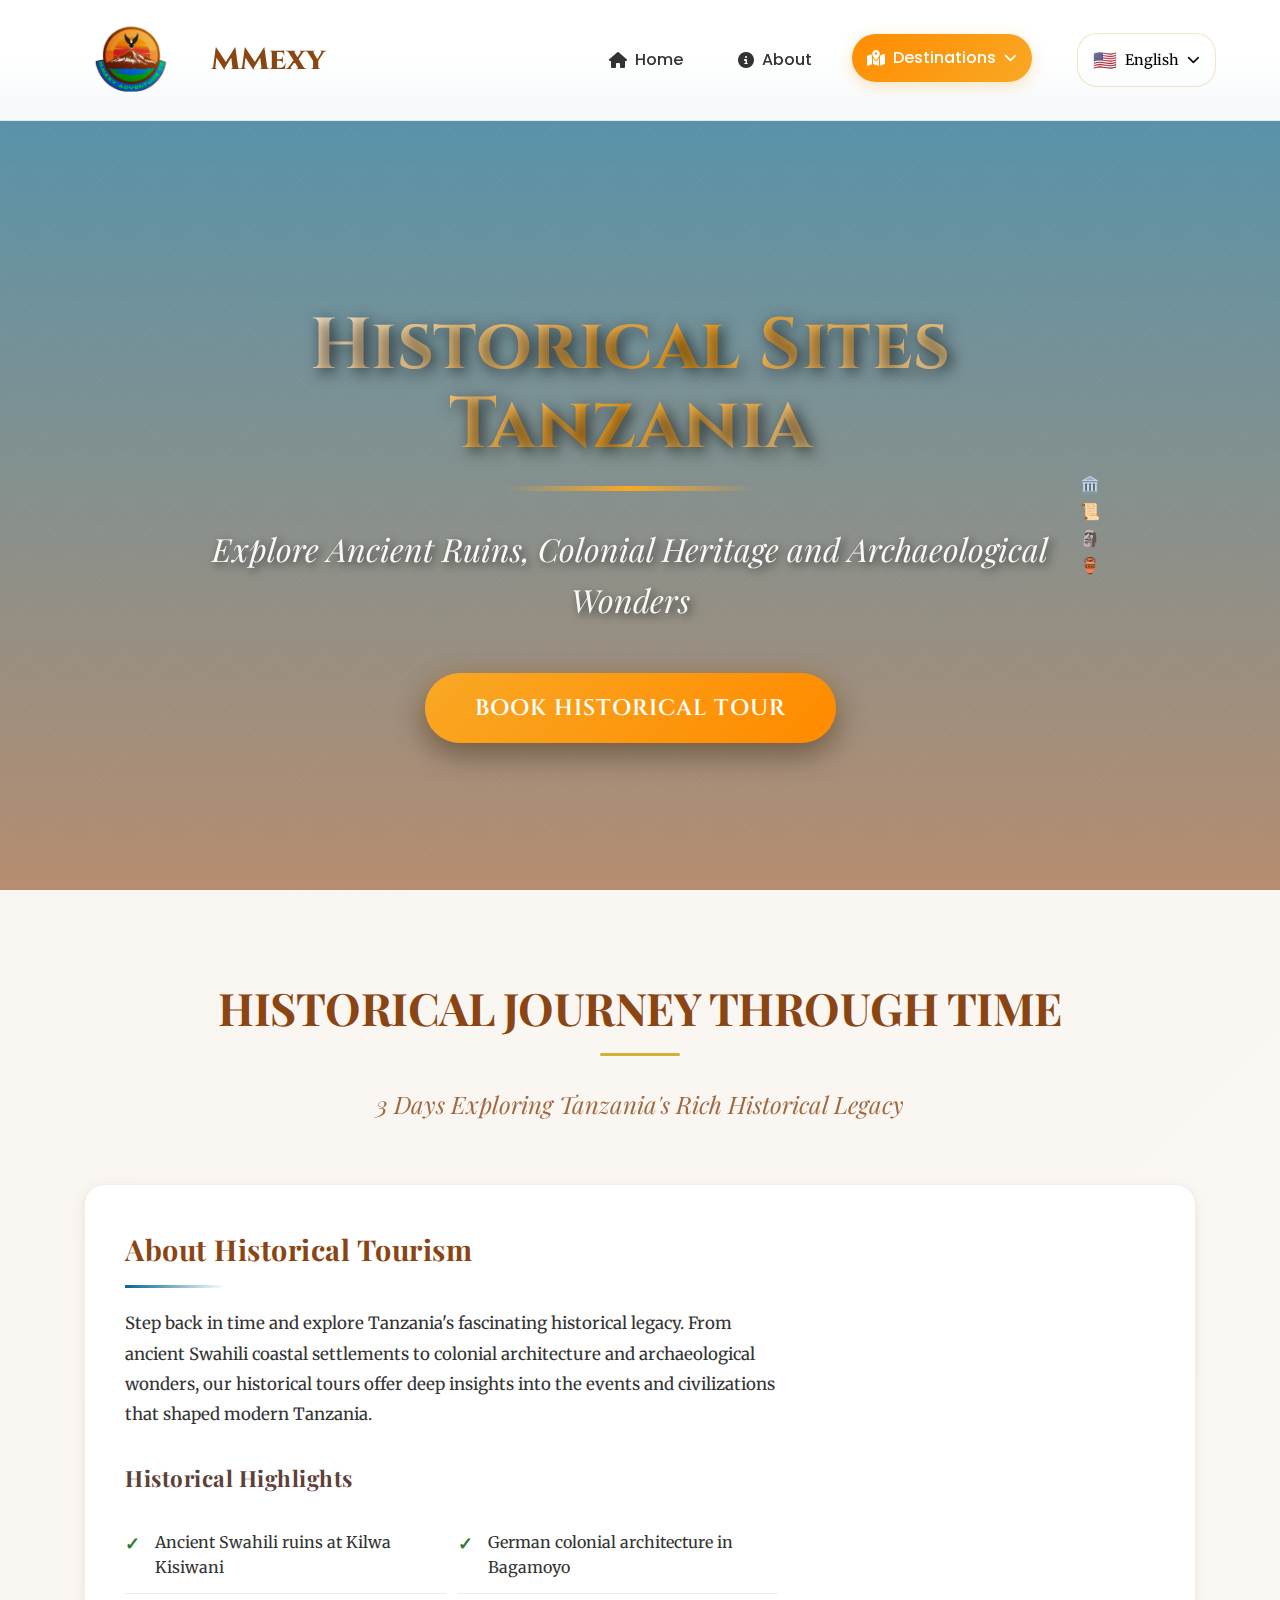
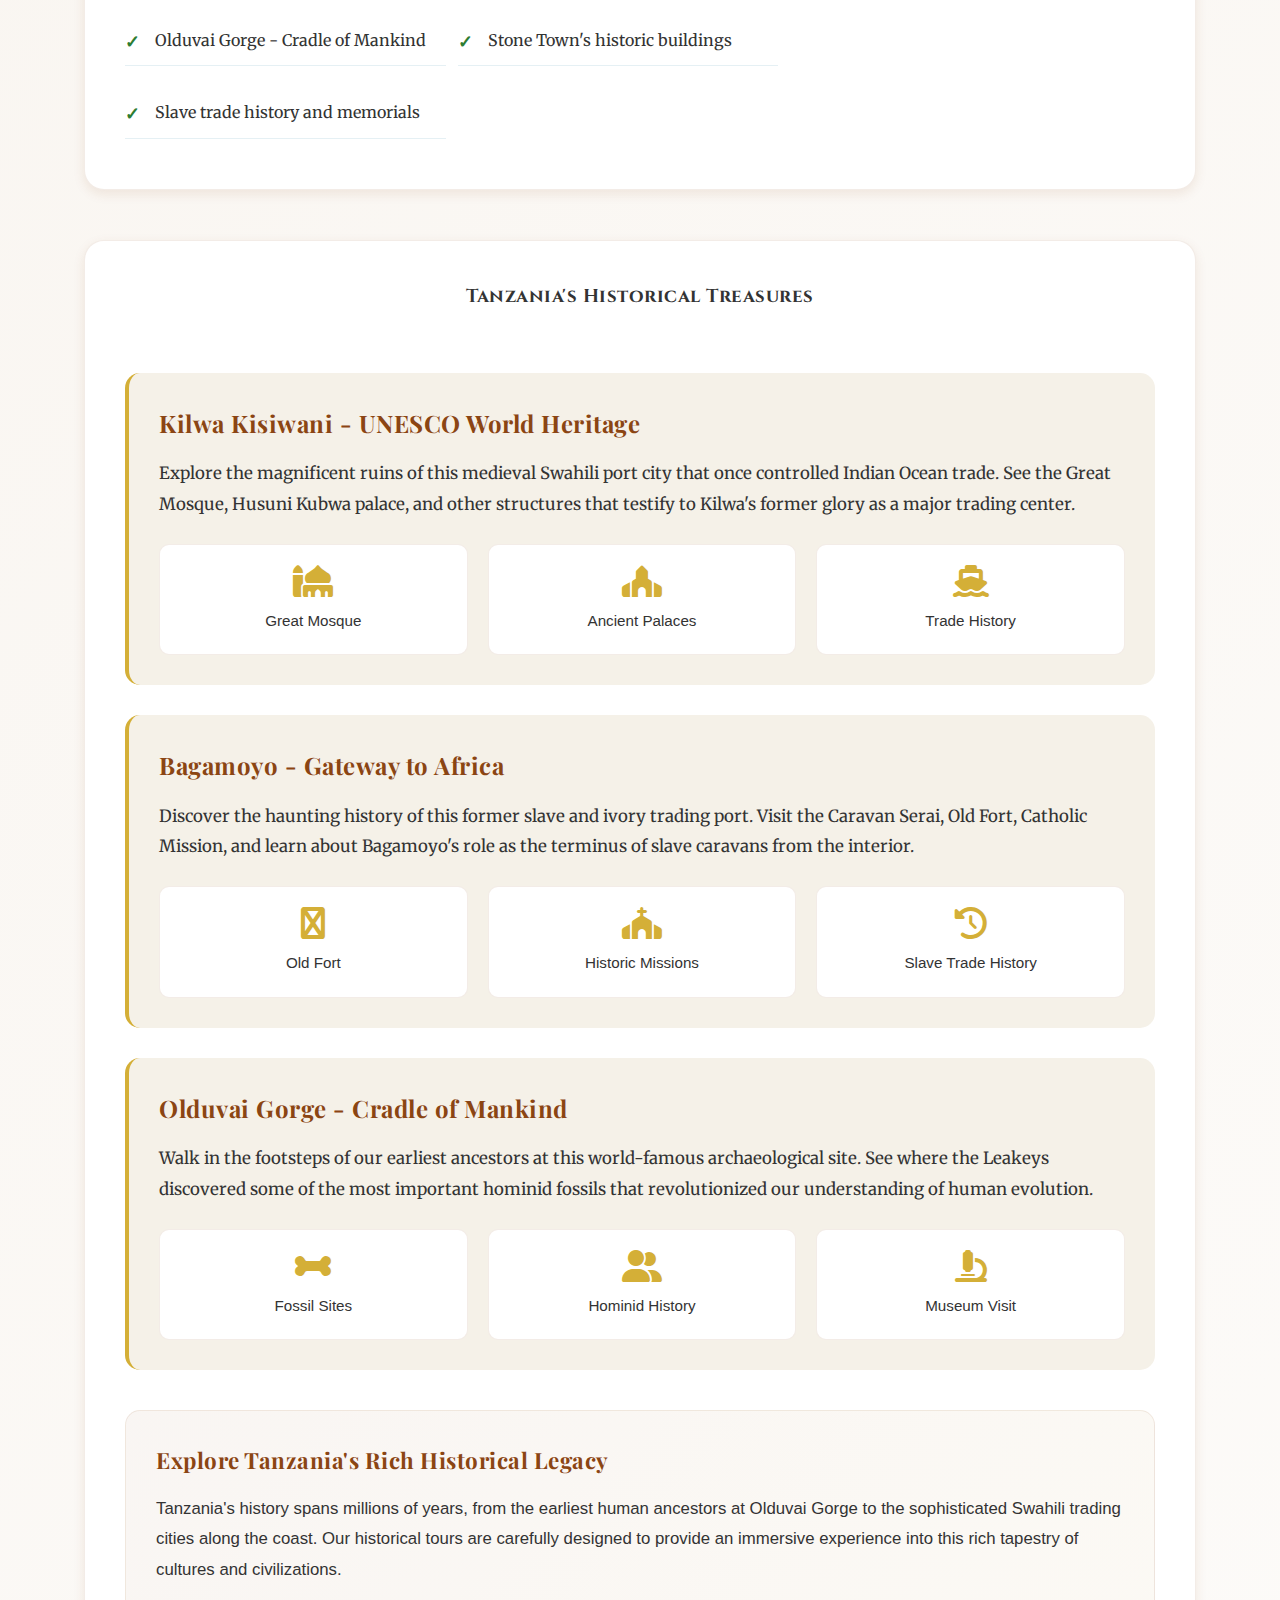
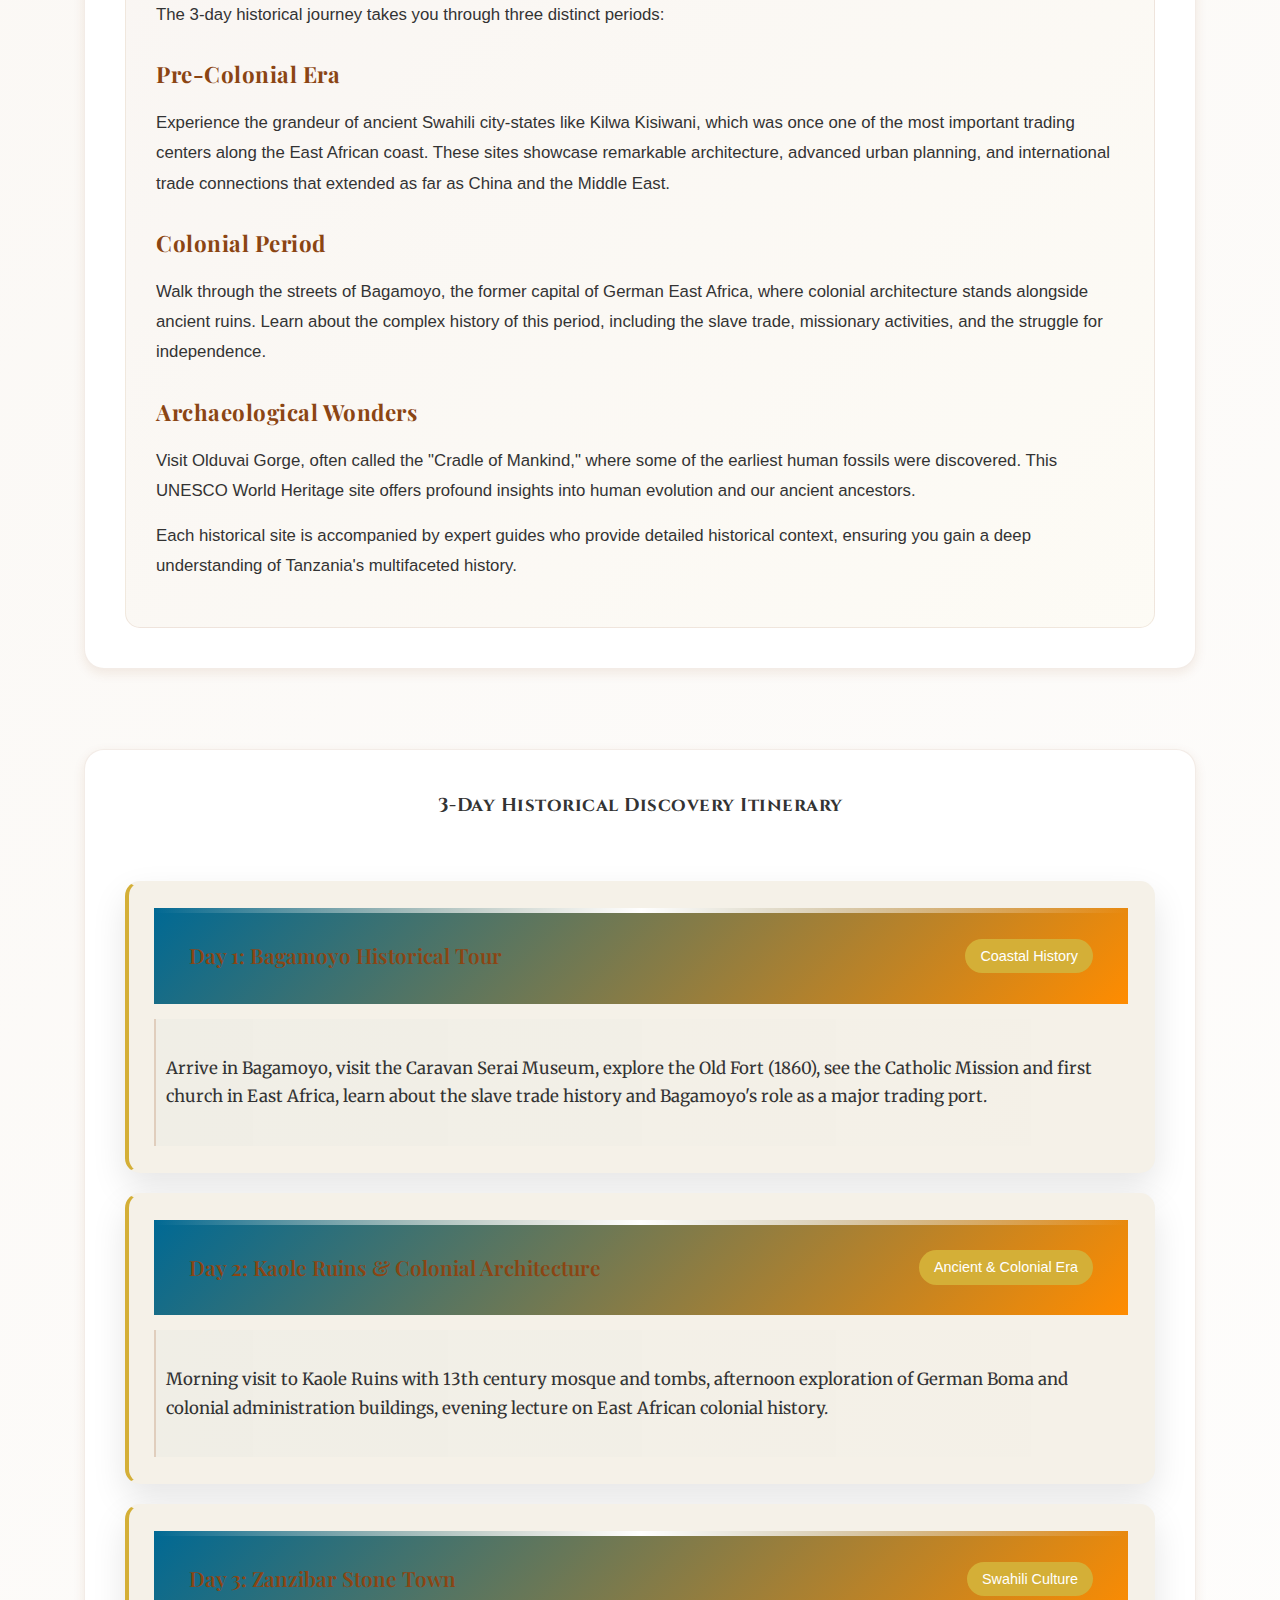
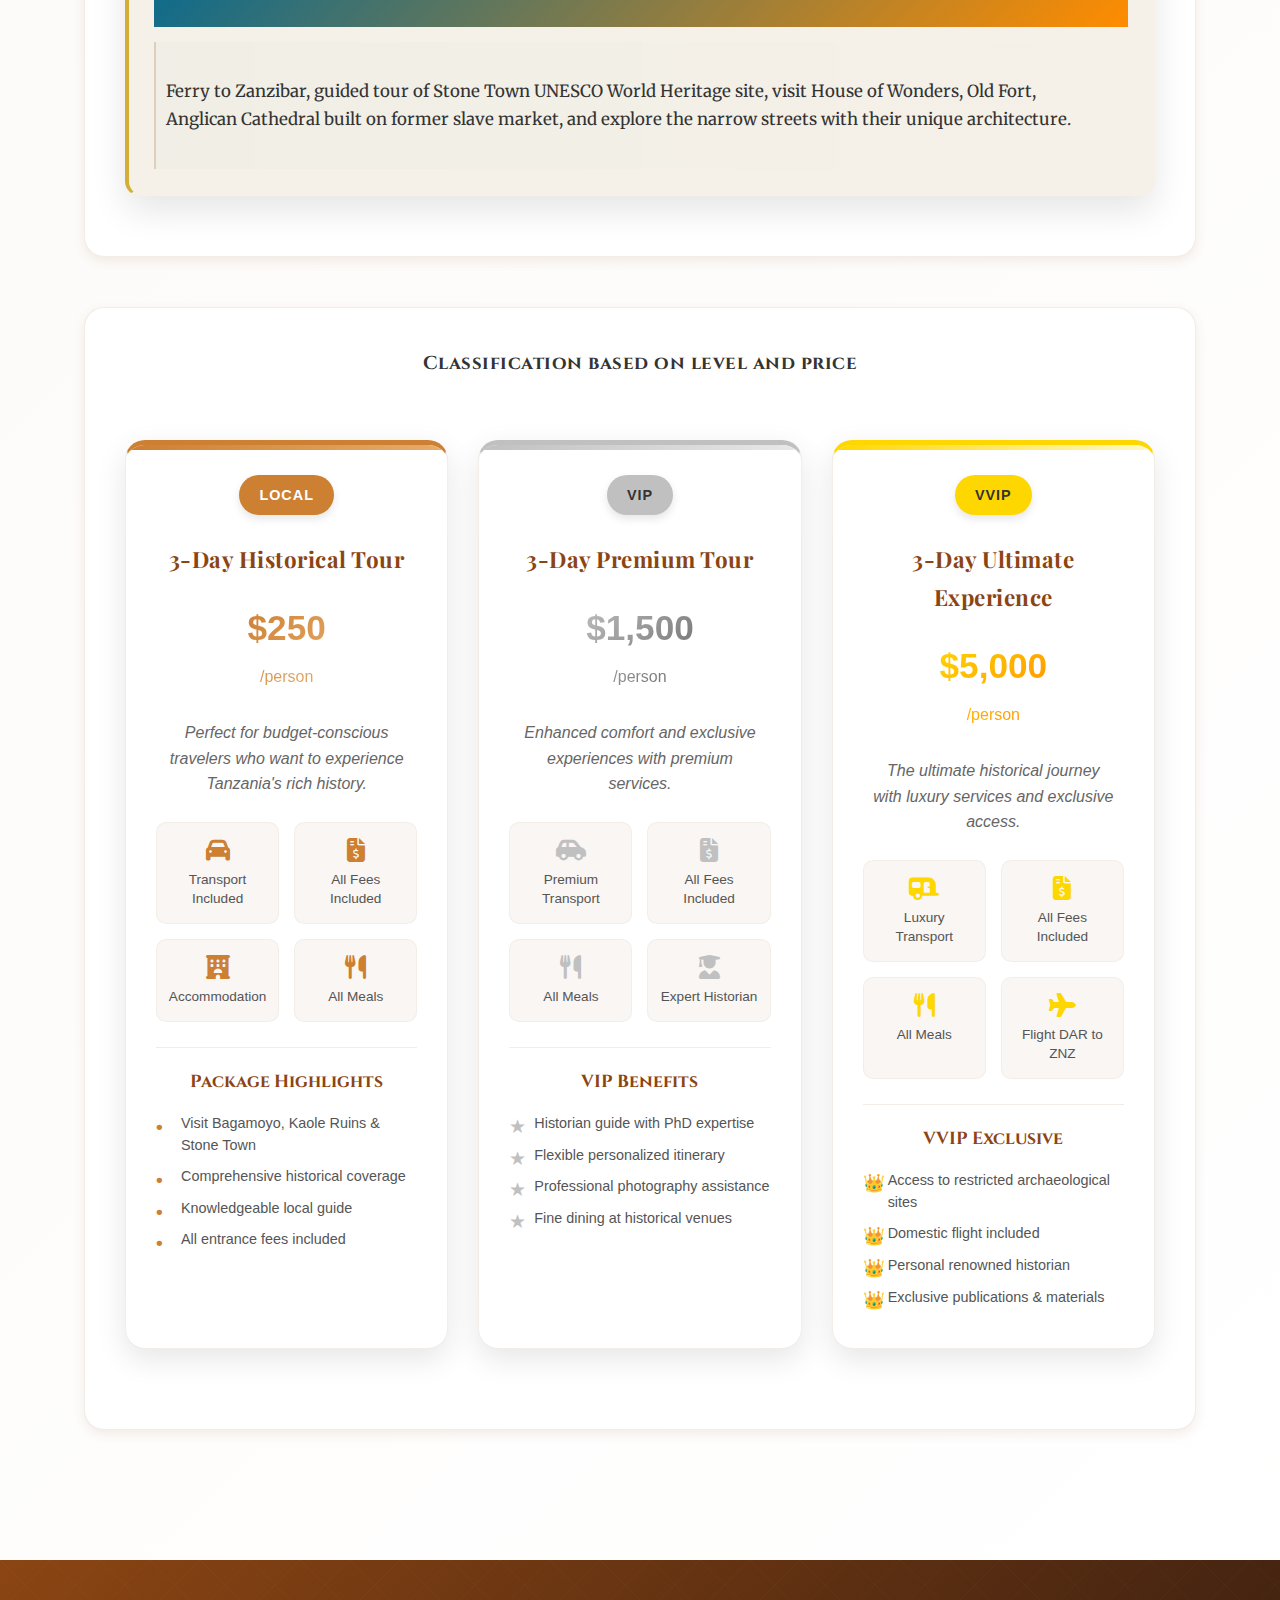
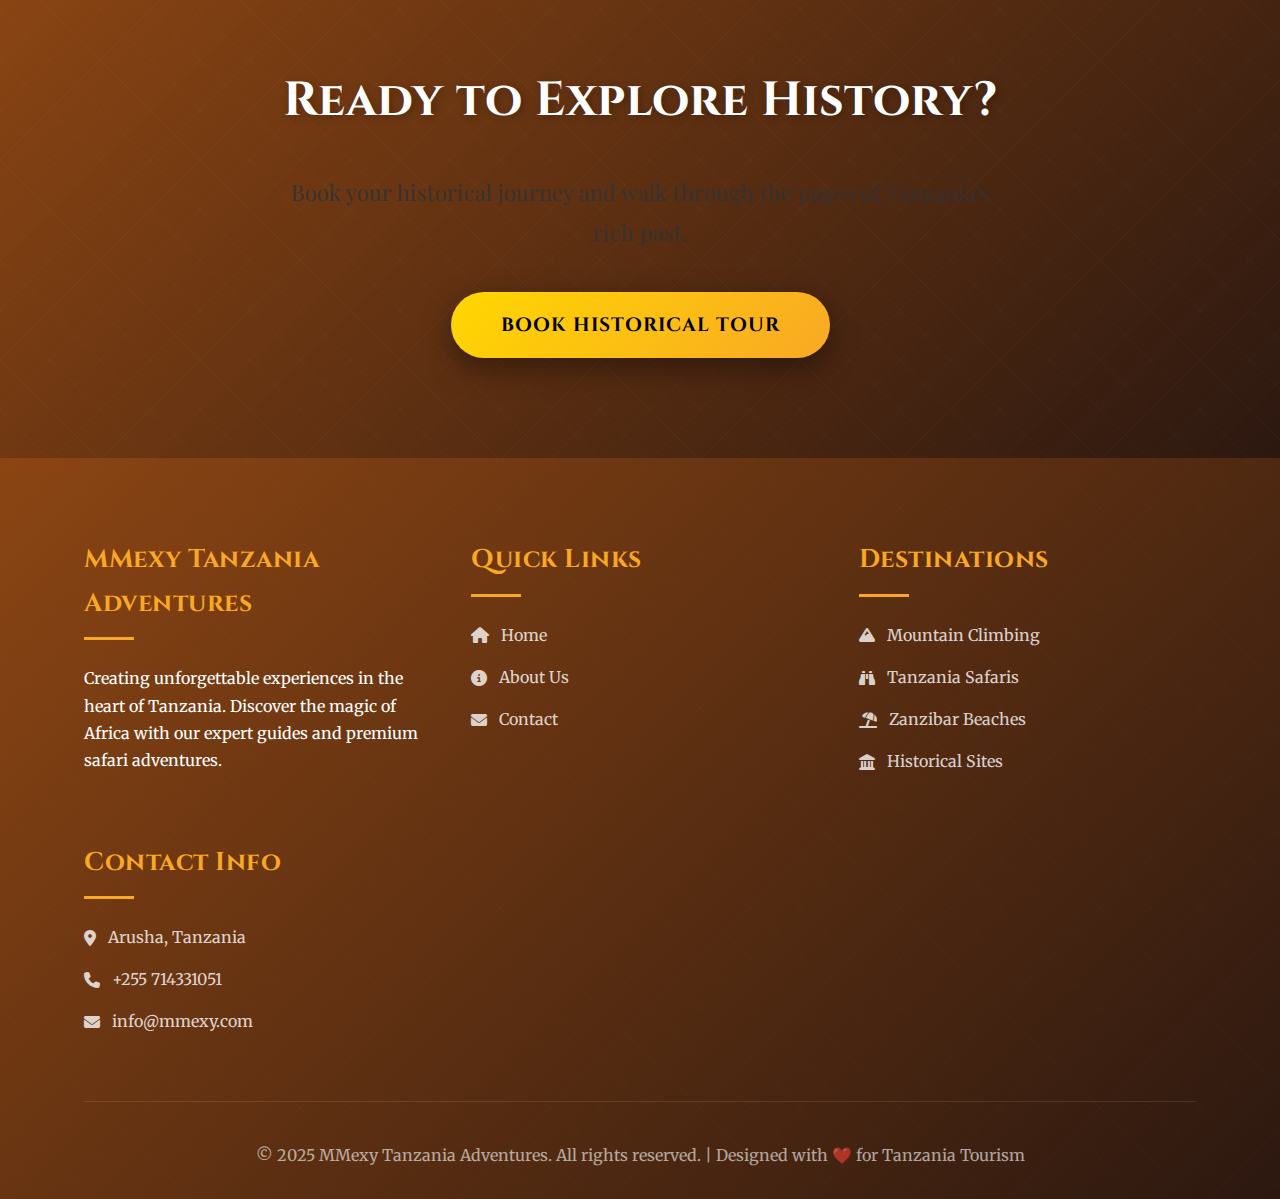
<file: historical-sites.html>
<!DOCTYPE html>
<html lang="en">
<head>
    <meta charset="UTF-8">
    <meta name="viewport" content="width=device-width, initial-scale=1.0">
    <title>Historical Sites Tanzania | MMexy Tanzania Adventures</title>
    <link rel="stylesheet" href="https://cdnjs.cloudflare.com/ajax/libs/font-awesome/6.4.0/css/all.min.css">
    <link href="https://fonts.googleapis.com/css2?family=Poppins:wght@300;400;500;600;700&family=Playfair+Display:wght@400;700&family=Cinzel:wght@400;700&family=Merriweather:wght@300;400;700&display=swap" rel="stylesheet">
    <link href="https://unpkg.com/aos@2.3.1/dist/aos.css" rel="stylesheet">
    <style>
        :root {
            --primary: #1a6d38;
            --secondary: #f9a825;
            --accent: #1565c0;
            --light: #f5f5f5;
            --dark: #333333;
            --shadow: 0 4px 15px rgba(0, 0, 0, 0.1);
            --premium-gold: #ffd700;
            --premium-silver: #c0c0c0;
            --premium-bronze: #cd7f32;
            --artistic-brown: #8B4513;
            --safari-orange: #FF8C00;
            --nature-green: #228B22;
            --ocean-blue: #006994;
            --local-blue: #1e88e5;
            --vip-orange: #ff9800;
            --vvip-gold: #d4af37;
            --transition: all 0.3s cubic-bezier(0.4, 0, 0.2, 1);
        }
       
        * {
            margin: 0;
            padding: 0;
            box-sizing: border-box;
        }
       
        body {
            font-family: 'Merriweather', serif;
            line-height: 1.7;
            color: var(--dark);
            background-color: #f9f9f9;
            overflow-x: hidden;
        }
       
        h1, h2, h3, h4 {
            font-family: 'Cinzel', serif;
            font-weight: 700;
            letter-spacing: 0.5px;
        }

        /* ===== PREMIUM NAVIGATION BAR ===== */
        .premium-navbar {
            position: fixed;
            top: 0;
            width: 100%;
            background: rgba(255, 255, 255, 0.95);
            backdrop-filter: blur(20px);
            -webkit-backdrop-filter: blur(20px);
            z-index: 1000;
            padding: 15px 0;
            transition: var(--transition);
            border-bottom: 1px solid rgba(139, 69, 19, 0.1);
        }

        .premium-navbar.scrolled {
            padding: 10px 0;
            background: rgba(255, 255, 255, 0.98);
            box-shadow: 0 8px 32px rgba(0, 0, 0, 0.1);
        }

        .nav-container {
            width: 90%;
            max-width: 1200px;
            margin: 0 auto;
            display: flex;
            justify-content: space-between;
            align-items: center;
        }

        .nav-logo {
            display: flex;
            align-items: center;
            gap: 12px;
            text-decoration: none;
            color: var(--artistic-brown);
            font-weight: 700;
            font-size: 1.5rem;
            font-family: 'Cinzel', serif;
            transition: var(--transition);
        }

        .nav-logo:hover {
            transform: scale(1.05);
            color: var(--safari-orange);
        }

        .logo-icon {
            font-size: 2rem;
            color: var(--safari-orange);
        }

        .desktop-nav {
            display: flex;
            align-items: center;
            gap: 30px;
        }

        .nav-menu {
            display: flex;
            list-style: none;
            gap: 25px;
            margin: 0;
            padding: 0;
        }

        .nav-item {
            position: relative;
        }

        .nav-link {
            display: flex;
            align-items: center;
            gap: 8px;
            text-decoration: none;
            color: var(--dark);
            font-weight: 500;
            padding: 10px 15px;
            border-radius: 25px;
            transition: var(--transition);
            font-family: 'Poppins', sans-serif;
        }

        .nav-link:hover,
        .nav-link.active {
            background: linear-gradient(135deg, var(--safari-orange), var(--secondary));
            color: white;
            transform: translateY(-2px);
            box-shadow: 0 4px 15px rgba(249, 168, 37, 0.3);
        }

        .dropdown-parent {
            position: relative;
        }

        .dropdown {
            position: absolute;
            top: 100%;
            left: 0;
            background: rgba(255, 255, 255, 0.95);
            backdrop-filter: blur(20px);
            -webkit-backdrop-filter: blur(20px);
            border-radius: 15px;
            padding: 15px;
            min-width: 250px;
            opacity: 0;
            visibility: hidden;
            transform: translateY(15px);
            transition: var(--transition);
            box-shadow: 0 20px 60px rgba(0, 0, 0, 0.15);
            border: 1px solid rgba(139, 69, 19, 0.1);
        }

        .dropdown-parent:hover .dropdown {
            opacity: 1;
            visibility: visible;
            transform: translateY(5px);
        }

        .dropdown-item {
            display: flex;
            align-items: center;
            gap: 12px;
            padding: 12px 15px;
            text-decoration: none;
            color: var(--dark);
            border-radius: 10px;
            transition: var(--transition);
            margin-bottom: 5px;
        }

        .dropdown-item:hover {
            background: linear-gradient(135deg, var(--safari-orange), var(--secondary));
            color: white;
            transform: translateX(5px);
        }

        .mobile-menu-btn {
            display: none;
            flex-direction: column;
            gap: 4px;
            background: none;
            border: none;
            cursor: pointer;
            padding: 8px;
        }

        .menu-line {
            width: 25px;
            height: 3px;
            background: var(--artistic-brown);
            border-radius: 2px;
            transition: var(--transition);
        }

        .mobile-menu-btn.active .menu-line:nth-child(1) {
            transform: rotate(45deg) translate(6px, 6px);
        }

        .mobile-menu-btn.active .menu-line:nth-child(2) {
            opacity: 0;
        }

        .mobile-menu-btn.active .menu-line:nth-child(3) {
            transform: rotate(-45deg) translate(6px, -6px);
        }

        /* ===== PREMIUM SIDEBAR ===== */
        .sidebar-overlay {
            position: fixed;
            top: 0;
            left: 0;
            width: 100%;
            height: 100%;
            background: rgba(0, 0, 0, 0.5);
            backdrop-filter: blur(5px);
            z-index: 1999;
            opacity: 0;
            visibility: hidden;
            transition: var(--transition);
        }

        .sidebar-overlay.active {
            opacity: 1;
            visibility: visible;
        }

        .premium-sidebar {
            position: fixed;
            top: 0;
            right: -400px;
            width: 350px;
            height: 100vh;
            background: rgba(255, 255, 255, 0.98);
            backdrop-filter: blur(20px);
            -webkit-backdrop-filter: blur(20px);
            z-index: 2000;
            transition: var(--transition);
            box-shadow: -5px 0 30px rgba(0, 0, 0, 0.1);
            display: flex;
            flex-direction: column;
        }

        .premium-sidebar.active {
            right: 0;
        }

        .sidebar-header {
            display: flex;
            justify-content: space-between;
            align-items: center;
            padding: 25px;
            border-bottom: 1px solid rgba(139, 69, 19, 0.1);
        }

        .sidebar-logo {
            display: flex;
            align-items: center;
            gap: 10px;
            color: var(--artistic-brown);
            font-weight: 700;
            font-size: 1.3rem;
            font-family: 'Cinzel', serif;
        }

        .sidebar-logo-icon {
            font-size: 1.8rem;
            color: var(--safari-orange);
        }

        .close-sidebar {
            background: none;
            border: none;
            font-size: 1.5rem;
            color: var(--artistic-brown);
            cursor: pointer;
            transition: var(--transition);
        }

        .close-sidebar:hover {
            color: var(--safari-orange);
            transform: rotate(90deg);
        }

        .sidebar-content {
            flex: 1;
            padding: 25px;
            overflow-y: auto;
        }

        .sidebar-nav {
            list-style: none;
        }

        .sidebar-item {
            margin-bottom: 10px;
        }

        .sidebar-link {
            display: flex;
            align-items: center;
            gap: 12px;
            padding: 15px 20px;
            text-decoration: none;
            color: var(--dark);
            border-radius: 12px;
            transition: var(--transition);
            font-weight: 500;
        }

        .sidebar-link:hover,
        .sidebar-link.active {
            background: linear-gradient(135deg, var(--safari-orange), var(--secondary));
            color: white;
            transform: translateX(5px);
        }

        .sidebar-dropdown-toggle {
            justify-content: space-between;
        }

        .dropdown-arrow {
            transition: var(--transition);
        }

        .sidebar-dropdown-toggle.active .dropdown-arrow {
            transform: rotate(180deg);
        }

        .sidebar-dropdown {
            max-height: 0;
            overflow: hidden;
            transition: var(--transition);
            margin-left: 20px;
        }

        .sidebar-dropdown.active {
            max-height: 500px;
        }

        .sidebar-footer {
            padding: 25px;
            border-top: 1px solid rgba(139, 69, 19, 0.1);
        }

        .sidebar-social {
            display: flex;
            justify-content: center;
            gap: 15px;
        }

        .social-link {
            display: flex;
            align-items: center;
            justify-content: center;
            width: 40px;
            height: 40px;
            background: linear-gradient(135deg, var(--safari-orange), var(--secondary));
            color: white;
            border-radius: 50%;
            text-decoration: none;
            transition: var(--transition);
        }

        .social-link:hover {
            transform: translateY(-3px) scale(1.1);
            box-shadow: 0 8px 20px rgba(249, 168, 37, 0.3);
        }

        /* ===== PREMIUM TRANSLATION SYSTEM ===== */
        .translation-system {
            position: relative;
        }

        .language-selector {
            position: relative;
            margin-left: 15px;
        }

        .current-language {
            display: flex;
            align-items: center;
            gap: 8px;
            padding: 10px 15px;
            background: rgba(255, 255, 255, 0.1);
            border: 1px solid rgba(212, 175, 55, 0.3);
            border-radius: 20px;
            color: #ffffff;
            cursor: pointer;
            transition: var(--transition);
            font-weight: 500;
            font-size: 0.9rem;
        }

        .current-language:hover {
            background: rgba(255, 255, 255, 0.15);
            border-color: var(--safari-orange);
            box-shadow: 0 2px 12px rgba(212, 175, 55, 0.2);
        }

        .language-flag {
            font-size: 1.2rem;
        }

        .language-dropdown {
            position: absolute;
            top: 100%;
            right: 0;
            background: rgba(26, 45, 26, 0.98);
            backdrop-filter: blur(20px);
            -webkit-backdrop-filter: blur(20px);
            border-radius: 15px;
            padding: 15px;
            min-width: 200px;
            opacity: 0;
            visibility: hidden;
            transform: translateY(15px);
            transition: var(--transition);
            border: 1px solid rgba(212, 175, 55, 0.2);
            box-shadow: 0 20px 60px rgba(0, 0, 0, 0.3);
            z-index: 1000;
        }

        .language-selector:hover .language-dropdown {
            opacity: 1;
            visibility: visible;
            transform: translateY(5px);
        }

        .language-dropdown::before {
            content: '';
            position: absolute;
            top: -8px;
            right: 20px;
            width: 16px;
            height: 16px;
            background: rgba(26, 45, 26, 0.98);
            transform: rotate(45deg);
            border-top: 1px solid rgba(212, 175, 55, 0.2);
            border-left: 1px solid rgba(212, 175, 55, 0.2);
        }

        .language-option {
            display: flex;
            align-items: center;
            gap: 12px;
            padding: 12px 15px;
            color: white;
            text-decoration: none;
            border-radius: 10px;
            transition: var(--transition);
            margin-bottom: 5px;
            font-size: 0.9rem;
        }

        .language-option:hover {
            background: linear-gradient(135deg, rgba(212, 175, 55, 0.2), rgba(249, 168, 37, 0.1));
            color: var(--safari-orange);
            transform: translateX(5px);
        }

        .language-option.active {
            background: linear-gradient(135deg, var(--safari-orange), var(--secondary));
            color: #1a2f1a;
            font-weight: 600;
        }

        /* Translation Loading Animation */
        .translation-loading {
            display: none;
            position: fixed;
            top: 0;
            left: 0;
            width: 100%;
            height: 100%;
            background: rgba(26, 45, 26, 0.9);
            z-index: 9999;
            justify-content: center;
            align-items: center;
            flex-direction: column;
            color: white;
        }

        .translation-loading.active {
            display: flex;
        }

        .loading-spinner {
            width: 50px;
            height: 50px;
            border: 3px solid rgba(212, 175, 55, 0.3);
            border-top: 3px solid var(--safari-orange);
            border-radius: 50%;
            animation: spin 1s linear infinite;
            margin-bottom: 20px;
        }

        @keyframes spin {
            0% { transform: rotate(0deg); }
            100% { transform: rotate(360deg); }
        }

        /* Sidebar Language Selector */
        .sidebar-language {
            width: 100%;
            background: rgba(255, 255, 255, 0.1);
            border: 1px solid rgba(212, 175, 55, 0.3);
            border-radius: 10px;
            padding: 12px 15px;
            color: #ffffff;
            font-weight: 500;
            margin-bottom: 20px;
            font-family: 'Poppins', sans-serif;
            cursor: pointer;
            transition: var(--transition);
        }

        .sidebar-language:hover {
            background: rgba(255, 255, 255, 0.15);
            border-color: var(--safari-orange);
        }

        .sidebar-language option {
            background: #1a2f1a;
            color: #ffffff;
        }

        /* Mobile Language Selector */
        .mobile-language-selector {
            display: none;
            padding: 20px;
        }

        @media (max-width: 1024px) {
            .desktop-nav .language-selector {
                display: none;
            }
            
            .mobile-language-selector {
                display: block;
            }
        }

        .container {
            width: 90%;
            max-width: 1200px;
            margin: 0 auto;
        }
       
        /* PREMIUM TEXT STYLES */
        .artistic-title {
            font-family: 'Cinzel', serif;
            font-weight: 700;
            font-size: 3.5rem;
            background: linear-gradient(135deg, var(--artistic-brown), var(--safari-orange), var(--nature-green));
            -webkit-background-clip: text;
            -webkit-text-fill-color: transparent;
            background-clip: text;
            text-shadow: 3px 3px 10px rgba(0, 0, 0, 0.2);
            position: relative;
            display: inline-block;
            margin-bottom: 20px;
        }

        .artistic-title::after {
            content: '';
            position: absolute;
            bottom: -15px;
            left: 0;
            width: 100%;
            height: 4px;
            background: linear-gradient(90deg, transparent, var(--safari-orange), transparent);
            border-radius: 2px;
        }

        .elegant-text {
            font-family: 'Playfair Display', serif;
            font-style: italic;
            font-size: 1.3rem;
            color: var(--artistic-brown);
            line-height: 1.8;
            margin-bottom: 25px;
        }

        .safari-heading {
            font-family: 'Cinzel', serif;
            color: var(--artistic-brown);
            font-size: 2.5rem;
            text-transform: uppercase;
            letter-spacing: 2px;
            position: relative;
            padding-bottom: 20px;
            margin: 40px 0 30px;
            text-align: center;
        }

        .safari-heading::before {
            content: '✦';
            position: absolute;
            left: -40px;
            top: 50%;
            transform: translateY(-50%);
            color: var(--safari-orange);
            font-size: 1.5rem;
        }

        .safari-heading::after {
            content: '✦';
            position: absolute;
            right: -40px;
            top: 50%;
            transform: translateY(-50%);
            color: var(--safari-orange);
            font-size: 1.5rem;
        }

        .calligraphic-text {
            font-family: 'Playfair Display', serif;
            font-style: italic;
            font-size: 1.4rem;
            background: linear-gradient(135deg, var(--artistic-brown), var(--nature-green));
            -webkit-background-clip: text;
            -webkit-text-fill-color: transparent;
            background-clip: text;
            font-weight: 600;
            margin: 20px 0;
        }

        .ornamental-border {
            border: 3px solid transparent;
            border-image: linear-gradient(45deg, var(--artistic-brown), var(--safari-orange), var(--nature-green)) 1;
            padding: 30px;
            position: relative;
            background: linear-gradient(135deg, rgba(139, 69, 19, 0.05), rgba(34, 139, 34, 0.05));
            margin: 30px 0;
            border-radius: 15px;
        }

        .ornamental-border::before {
            content: '✦';
            position: absolute;
            top: -18px;
            left: 50%;
            transform: translateX(-50%);
            background: linear-gradient(135deg, #ffffff, #f9f9f9);
            padding: 0 20px;
            color: var(--safari-orange);
            font-size: 1.5rem;
        }

        .luxury-heading {
            font-family: 'Cinzel', serif;
            font-size: 3rem;
            background: linear-gradient(135deg, var(--premium-gold), var(--safari-orange));
            -webkit-background-clip: text;
            -webkit-text-fill-color: transparent;
            background-clip: text;
            text-shadow: 2px 2px 8px rgba(0, 0, 0, 0.2);
            margin: 30px 0;
            text-align: center;
            position: relative;
            padding-bottom: 20px;
        }

        .luxury-heading::after {
            content: '';
            position: absolute;
            bottom: 0;
            left: 50%;
            transform: translateX(-50%);
            width: 150px;
            height: 4px;
            background: linear-gradient(90deg, transparent, var(--premium-gold), transparent);
            border-radius: 2px;
        }

        .premium-subtitle {
            font-family: 'Playfair Display', serif;
            font-size: 1.5rem;
            color: var(--artistic-brown);
            text-align: center;
            margin-bottom: 40px;
            font-style: italic;
            position: relative;
            padding-bottom: 15px;
        }

        .premium-subtitle::after {
            content: '';
            position: absolute;
            bottom: 0;
            left: 50%;
            transform: translateX(-50%);
            width: 100px;
            height: 2px;
            background: linear-gradient(90deg, transparent, var(--safari-orange), transparent);
        }

        /* Historical Hero Section */
        .destination-hero {
            height: 90vh;
            background: linear-gradient(rgba(0, 105, 148, 0.7), rgba(139, 69, 19, 0.6)), 
                        url('https://www.the-backpacking-site.com/wp-content/uploads/2023/01/1024px-Gereza_at_Kilwa_Kisiwani.jpg');
            background-size: cover;
            background-position: center;
            background-attachment: fixed;
            display: flex;
            align-items: center;
            justify-content: center;
            text-align: center;
            color: white;
            padding-top: 80px;
            position: relative;
            overflow: hidden;
        }

        .destination-hero::before {
            content: '';
            position: absolute;
            top: 0;
            left: 0;
            width: 100%;
            height: 100%;
            background: url('data:image/svg+xml,<svg xmlns="http://www.w3.org/2000/svg" viewBox="0 0 100 100" fill="none" stroke="rgba(255,255,255,0.1)" stroke-width="0.5"><path d="M0,0 L100,100 M100,0 L0,100"/></svg>');
            background-size: 50px 50px;
            animation: backgroundMove 20s linear infinite;
        }

        @keyframes backgroundMove {
            0% {
                background-position: 0 0;
            }
            100% {
                background-position: 50px 50px;
            }
        }

        .destination-hero-content {
            max-width: 900px;
            padding: 0 20px;
            animation: fadeInUp 1.2s ease;
            position: relative;
            z-index: 2;
        }

        @keyframes fadeInUp {
            from { 
                opacity: 0; 
                transform: translateY(50px) scale(0.95); 
            }
            to { 
                opacity: 1; 
                transform: translateY(0) scale(1); 
            }
        }

        .destination-hero h1 {
            font-size: 4.5rem;
            margin-bottom: 2rem;
            text-shadow: 4px 4px 15px rgba(0, 0, 0, 0.7);
            line-height: 1.1;
            font-family: 'Cinzel', serif;
            background: linear-gradient(135deg, #fff, var(--secondary), #fff);
            -webkit-background-clip: text;
            -webkit-text-fill-color: transparent;
            background-clip: text;
            position: relative;
            padding-bottom: 25px;
            animation: titleGlow 3s ease-in-out infinite alternate;
        }

        @keyframes titleGlow {
            from {
                text-shadow: 4px 4px 15px rgba(0, 0, 0, 0.7),
                           0 0 20px rgba(249, 168, 37, 0.3);
            }
            to {
                text-shadow: 4px 4px 15px rgba(0, 0, 0, 0.7),
                           0 0 30px rgba(249, 168, 37, 0.6);
            }
        }

        .destination-hero h1::after {
            content: '';
            position: absolute;
            bottom: 0;
            left: 50%;
            transform: translateX(-50%);
            width: 250px;
            height: 5px;
            background: linear-gradient(90deg, transparent, var(--secondary), transparent);
            border-radius: 2px;
        }

        .destination-hero p {
            font-size: 2rem;
            margin-bottom: 3rem;
            text-shadow: 3px 3px 10px rgba(0, 0, 0, 0.7);
            opacity: 0.95;
            font-family: 'Playfair Display', serif;
            font-style: italic;
            line-height: 1.6;
            animation: fadeIn 2s ease 0.5s both;
        }

        @keyframes fadeIn {
            from { opacity: 0; }
            to { opacity: 1; }
        }

        .btn {
            display: inline-block;
            background: linear-gradient(135deg, var(--secondary), var(--safari-orange));
            color: white;
            padding: 15px 40px;
            border-radius: 30px;
            text-decoration: none;
            font-weight: 600;
            transition: all 0.3s ease;
            border: none;
            cursor: pointer;
            box-shadow: 0 6px 20px rgba(0, 0, 0, 0.3);
            font-size: 1.1rem;
            font-family: 'Cinzel', serif;
            letter-spacing: 1px;
            text-transform: uppercase;
            position: relative;
            overflow: hidden;
        }

        .btn::before {
            content: '';
            position: absolute;
            top: 0;
            left: -100%;
            width: 100%;
            height: 100%;
            background: linear-gradient(90deg, transparent, rgba(255,255,255,0.3), transparent);
            transition: left 0.5s;
        }

        .btn:hover::before {
            left: 100%;
        }
       
        .btn:hover {
            transform: translateY(-3px);
            box-shadow: 0 8px 25px rgba(0, 0, 0, 0.4);
        }

        .destination-hero .btn {
            padding: 20px 50px;
            font-size: 1.4rem;
            border-radius: 50px;
            background: linear-gradient(135deg, var(--secondary), var(--safari-orange), var(--secondary));
            background-size: 200% 100%;
            animation: gradientShift 3s ease infinite;
            box-shadow: 0 10px 30px rgba(0, 0, 0, 0.4),
                       0 0 20px rgba(249, 168, 37, 0.3);
            transition: all 0.4s ease;
        }

        @keyframes gradientShift {
            0%, 100% {
                background-position: 0% 50%;
            }
            50% {
                background-position: 100% 50%;
            }
        }

        .destination-hero .btn:hover {
            transform: translateY(-5px) scale(1.05);
            box-shadow: 0 15px 40px rgba(0, 0, 0, 0.5),
                       0 0 30px rgba(249, 168, 37, 0.5);
            animation: none;
            background-position: 100% 50%;
        }

        /* Destination Content Section */
        .destination-content {
            padding: 100px 0;
            background: linear-gradient(135deg, #ffffff 0%, #f8f9fa 50%, #e9ecef 100%);
            position: relative;
        }

        .section-title {
            text-align: center;
            margin-bottom: 5rem;
            position: relative;
        }
       
        .section-title h2 {
            font-size: 3.5rem;
            color: var(--artistic-brown);
            position: relative;
            display: inline-block;
            margin-bottom: 2rem;
            font-family: 'Cinzel', serif;
            text-transform: uppercase;
            letter-spacing: 3px;
        }
       
        .section-title h2::after {
            content: '';
            position: absolute;
            width: 150px;
            height: 5px;
            background: linear-gradient(90deg, var(--artistic-brown), var(--safari-orange), var(--nature-green));
            bottom: -20px;
            left: 50%;
            transform: translateX(-50%);
            border-radius: 2px;
        }

        .section-title .section-subtitle {
            font-family: 'Playfair Display', serif;
            font-style: italic;
            color: var(--artistic-brown);
            font-size: 1.5rem;
            margin-top: 1.5rem;
            opacity: 0.8;
        }

        .normal-text {
            font-family: 'Merriweather', serif;
            font-size: 1.2rem;
            line-height: 1.8;
            color: #555;
            margin-bottom: 1.8rem;
        }

        /* Package Details */
        .package-details {
            display: grid;
            grid-template-columns: 2fr 1fr;
            gap: 50px;
            margin-bottom: 80px;
        }

        .package-description h3 {
            font-size: 2.5rem;
            color: var(--ocean-blue);
            margin-bottom: 25px;
            font-family: 'Cinzel', serif;
            position: relative;
            padding-bottom: 15px;
        }

        .package-description h3::after {
            content: '';
            position: absolute;
            bottom: 0;
            left: 0;
            width: 100px;
            height: 3px;
            background: linear-gradient(90deg, var(--ocean-blue), transparent);
        }

        .package-description h4 {
            font-size: 1.8rem;
            color: var(--artistic-brown);
            margin: 30px 0 20px;
            font-family: 'Cinzel', serif;
            display: flex;
            align-items: center;
            gap: 10px;
        }

        .package-description h4 i {
            color: var(--safari-orange);
        }

        .package-description ul {
            list-style-type: none;
            padding-left: 0;
        }

        .package-description li {
            padding: 12px 0;
            border-bottom: 1px solid rgba(0, 105, 148, 0.1);
            position: relative;
            padding-left: 35px;
            font-family: 'Merriweather', serif;
            font-size: 1.1rem;
        }

        .package-description li:before {
            content: '✓';
            position: absolute;
            left: 0;
            color: var(--ocean-blue);
            font-weight: bold;
            font-size: 1.3rem;
        }

        .package-highlights {
            background: linear-gradient(135deg, rgba(0, 105, 148, 0.05), rgba(139, 69, 19, 0.05));
            padding: 40px 30px;
            border-radius: 20px;
            border: 3px solid transparent;
            border-image: linear-gradient(45deg, var(--ocean-blue), var(--safari-orange)) 1;
        }

        .highlight-item {
            display: flex;
            align-items: center;
            gap: 20px;
            margin-bottom: 25px;
            padding: 20px;
            background: rgba(255, 255, 255, 0.9);
            border-radius: 15px;
            box-shadow: 0 8px 20px rgba(0, 0, 0, 0.1);
            transition: var(--transition);
            border-left: 5px solid var(--safari-orange);
        }

        .highlight-item:hover {
            transform: translateY(-8px);
            box-shadow: 0 15px 30px rgba(0, 0, 0, 0.15);
        }

        .highlight-icon {
            width: 70px;
            height: 70px;
            background: linear-gradient(135deg, var(--ocean-blue), var(--safari-orange));
            border-radius: 50%;
            display: flex;
            align-items: center;
            justify-content: center;
            color: white;
            font-size: 1.8rem;
            flex-shrink: 0;
        }

        .highlight-content h4 {
            margin: 0 0 8px 0;
            font-size: 1.3rem;
            color: var(--artistic-brown);
            font-family: 'Cinzel', serif;
        }

        .highlight-content p {
            margin: 0;
            color: #666;
            font-size: 1rem;
            line-height: 1.6;
        }
        
     


        /* Itinerary Styles */
        .itinerary {
            margin: 80px 0;
        }

        .itinerary-day {
            background: white;
            border-radius: 20px;
            margin-bottom: 30px;
            box-shadow: 0 15px 35px rgba(0, 0, 0, 0.1);
            overflow: hidden;
            transition: var(--transition);
            border: 2px solid transparent;
        }

        .itinerary-day:hover {
            transform: translateY(-8px);
            box-shadow: 0 20px 45px rgba(0, 0, 0, 0.15);
            border-color: var(--safari-orange);
        }

        .day-header {
            display: flex;
            justify-content: space-between;
            align-items: center;
            padding: 30px 35px;
            background: linear-gradient(135deg, var(--ocean-blue), var(--safari-orange));
            color: white;
            position: relative;
        }

        .day-header::before {
            content: '';
            position: absolute;
            top: 0;
            left: 0;
            right: 0;
            height: 5px;
            background: linear-gradient(90deg, transparent, white, transparent);
        }

        .day-title {
            font-size: 1.5rem;
            font-weight: 600;
            font-family: 'Cinzel', serif;
            display: flex;
            align-items: center;
            gap: 15px;
        }

        .day-title i {
            font-size: 1.3rem;
        }

        .day-duration {
            background: rgba(255, 255, 255, 0.2);
            padding: 12px 20px;
            border-radius: 25px;
            font-size: 1rem;
            font-weight: 600;
            backdrop-filter: blur(10px);
        }

        .day-activities {
            padding: 35px;
            font-family: 'Merriweather', serif;
            line-height: 1.9;
            color: #555;
            border-left: 6px solid var(--ocean-blue);
            font-size: 1.1rem;
            background: linear-gradient(to right, rgba(0, 105, 148, 0.02), transparent);
        }

        .day-activities strong {
            color: var(--artistic-brown);
            font-size: 1.1rem;
        }

        .day-activities em {
            display: block;
            margin-top: 20px;
            font-style: italic;
            color: var(--safari-orange);
            padding: 15px;
            background: rgba(249, 168, 37, 0.05);
            border-radius: 10px;
            border-left: 4px solid var(--safari-orange);
        }

        /* Includes & Excludes */
        .includes-excludes {
            display: grid;
            grid-template-columns: 1fr 1fr;
            gap: 40px;
            margin: 80px 0;
        }

        .includes-box, .excludes-box {
            background: white;
            padding: 40px;
            border-radius: 20px;
            box-shadow: 0 15px 35px rgba(0, 0, 0, 0.1);
            border-top: 5px solid transparent;
            transition: var(--transition);
        }

        .includes-box:hover, .excludes-box:hover {
            transform: translateY(-5px);
            box-shadow: 0 20px 40px rgba(0, 0, 0, 0.15);
        }

        .includes-box {
            border-top-color: #4CAF50;
        }

        .excludes-box {
            border-top-color: #F44336;
        }

        .includes-box h3, .excludes-box h3 {
            display: flex;
            align-items: center;
            gap: 15px;
            margin-bottom: 30px;
            font-family: 'Cinzel', serif;
            color: var(--artistic-brown);
            font-size: 1.8rem;
        }

        .includes-box h3 i {
            color: #4CAF50;
            font-size: 1.5rem;
        }

        .excludes-box h3 i {
            color: #F44336;
            font-size: 1.5rem;
        }

        .includes-box ul, .excludes-box ul {
            list-style-type: none;
            padding-left: 0;
        }

        .includes-box li, .excludes-box li {
            padding: 15px 0;
            border-bottom: 1px solid rgba(0, 0, 0, 0.1);
            display: flex;
            align-items: center;
            gap: 15px;
            font-family: 'Merriweather', serif;
            font-size: 1.1rem;
        }

        .includes-box li:last-child, .excludes-box li:last-child {
            border-bottom: none;
        }

        .includes-box li i {
            color: #4CAF50;
            font-size: 1.1rem;
        }

        .excludes-box li i {
            color: #F44336;
            font-size: 1.1rem;
        }

        /* Booking Section */
        .booking-section-destination {
            padding: 100px 0;
            background: linear-gradient(135deg, var(--artistic-brown), #2c1810);
            color: white;
            text-align: center;
            position: relative;
            overflow: hidden;
        }

        .booking-section-destination::before {
            content: '';
            position: absolute;
            top: 0;
            left: 0;
            width: 100%;
            height: 100%;
            background: url('data:image/svg+xml,<svg xmlns="http://www.w3.org/2000/svg" viewBox="0 0 100 100" fill="none" stroke="rgba(255,255,255,0.1)" stroke-width="0.5"><path d="M0,0 L100,100 M100,0 L0,100"/></svg>');
            background-size: 50px 50px;
            animation: backgroundMove 20s linear infinite;
        }

        .booking-cta {
            position: relative;
            z-index: 2;
        }

        .booking-cta h2 {
            font-size: 3rem;
            margin-bottom: 30px;
            font-family: 'Cinzel', serif;
            text-shadow: 2px 2px 8px rgba(0, 0, 0, 0.3);
        }

        .booking-cta p {
            font-size: 1.4rem;
            margin-bottom: 40px;
            opacity: 0.95;
            font-family: 'Playfair Display', serif;
            max-width: 700px;
            margin-left: auto;
            margin-right: auto;
        }

        .booking-cta .btn {
            background: linear-gradient(135deg, var(--premium-gold), var(--secondary));
            color: #000;
            font-weight: bold;
            padding: 20px 50px;
            font-size: 1.2rem;
            border-radius: 50px;
            box-shadow: 0 10px 30px rgba(0, 0, 0, 0.4);
        }

        /* Individual Tour Cards */
        .tour-grid {
            display: grid;
            grid-template-columns: repeat(auto-fill, minmax(300px, 1fr));
            gap: 25px;
            margin-top: 30px;
        }

        .tour-card {
            background: white;
            border-radius: 15px;
            padding: 25px;
            box-shadow: 0 10px 25px rgba(0, 0, 0, 0.1);
            transition: var(--transition);
            border: 2px solid transparent;
            position: relative;
            overflow: hidden;
        }

        .tour-card::before {
            content: '';
            position: absolute;
            top: 0;
            left: 0;
            right: 0;
            height: 5px;
        }

        .tour-card:hover {
            transform: translateY(-8px);
            box-shadow: 0 15px 35px rgba(0, 0, 0, 0.15);
            border-color: var(--safari-orange);
        }

        .tour-card.local {
            border-left: 5px solid var(--local-blue);
        }

        .tour-card.local::before {
            background: linear-gradient(90deg, var(--local-blue), #64b5f6);
        }

        .tour-card.vip {
            border-left: 5px solid var(--vip-orange);
            background: linear-gradient(135deg, #fff8e1, #fff);
        }

        .tour-card.vip::before {
            background: linear-gradient(90deg, var(--vip-orange), #ffb74d);
        }

        .tour-card.vvip {
            border-left: 5px solid var(--vvip-gold);
            background: linear-gradient(135deg, #fffaf0, #fff);
        }

        .tour-card.vvip::before {
            background: linear-gradient(90deg, var(--vvip-gold), #f4d03f);
        }

        /* BADGE STYLES */
        .package-badge {
            position: absolute;
            top: 15px;
            right: 15px;
            padding: 8px 16px;
            border-radius: 20px;
            font-weight: 700;
            font-size: 0.75rem;
            letter-spacing: 1px;
            text-transform: uppercase;
            box-shadow: 0 4px 10px rgba(0,0,0,0.1);
            z-index: 1;
            font-family: 'Cinzel', serif;
        }

        .badge-local {
            background: linear-gradient(135deg, var(--local-blue), #42a5f5);
            color: white;
        }

        .badge-vip {
            background: linear-gradient(135deg, var(--vip-orange), #ff9800);
            color: white;
        }

        .badge-vvip {
            background: linear-gradient(135deg, var(--vvip-gold), #d4af37);
            color: #333;
        }

        .tour-header {
            display: flex;
            justify-content: space-between;
            align-items: start;
            margin-bottom: 15px;
            padding-right: 80px; /* Space for badge */
        }

        .tour-number {
            background: var(--safari-orange);
            color: white;
            width: 30px;
            height: 30px;
            border-radius: 50%;
            display: flex;
            align-items: center;
            justify-content: center;
            font-weight: bold;
            font-size: 0.9rem;
        }

        .tour-price {
            font-size: 1.4rem;
            font-weight: bold;
            color: var(--artistic-brown);
            font-family: 'Cinzel', serif;
        }

        .tour-name {
            font-size: 1.2rem;
            font-weight: 600;
            color: var(--dark);
            margin-bottom: 10px;
            font-family: 'Cinzel', serif;
        }

        .tour-details {
            color: #666;
            font-size: 0.95rem;
            line-height: 1.6;
            margin-bottom: 15px;
        }

        .tour-features {
            background: rgba(0,0,0,0.02);
            padding: 12px;
            border-radius: 8px;
            margin-top: 10px;
            border-left: 3px solid #ddd;
        }

        .tour-features ul {
            list-style: none;
            padding-left: 0;
            margin: 0;
        }

        .tour-features li {
            padding: 4px 0;
            font-size: 0.85rem;
            color: #555;
            display: flex;
            align-items: center;
            gap: 8px;
        }

        .tour-features i {
            font-size: 0.8rem;
            color: var(--safari-orange);
        }

        .tour-duration {
            display: inline-block;
            background: rgba(139, 69, 19, 0.1);
            padding: 5px 15px;
            border-radius: 20px;
            font-size: 0.9rem;
            color: var(--artistic-brown);
            font-weight: 500;
            margin-top: 10px;
        }

        /* Historical Packages Section */
        .historical-packages {
            margin: 80px 0;
        }

        .historical-package {
            background: white;
            border-radius: 20px;
            margin-bottom: 30px;
            box-shadow: 0 15px 35px rgba(0, 0, 0, 0.1);
            overflow: hidden;
            transition: var(--transition);
            border: 2px solid transparent;
        }

        .historical-package:hover {
            transform: translateY(-8px);
            box-shadow: 0 20px 45px rgba(0, 0, 0, 0.15);
            border-color: var(--safari-orange);
        }

        .historical-header {
            display: flex;
            justify-content: space-between;
            align-items: center;
            padding: 30px 35px;
            background: linear-gradient(135deg, var(--artistic-brown), #8B4513);
            color: white;
            position: relative;
        }

        .historical-header::before {
            content: '';
            position: absolute;
            top: 0;
            left: 0;
            right: 0;
            height: 5px;
            background: linear-gradient(90deg, transparent, white, transparent);
        }

        .historical-title {
            font-size: 1.5rem;
            font-weight: 600;
            font-family: 'Cinzel', serif;
            display: flex;
            align-items: center;
            gap: 15px;
        }

        .historical-title i {
            font-size: 1.3rem;
        }

        .historical-price {
            background: rgba(255, 255, 255, 0.2);
            padding: 12px 20px;
            border-radius: 25px;
            font-size: 1.2rem;
            font-weight: 600;
            backdrop-filter: blur(10px);
        }

        .historical-description {
            padding: 35px;
            font-family: 'Merriweather', serif;
            line-height: 1.9;
            color: #555;
            border-left: 6px solid var(--artistic-brown);
            font-size: 1.1rem;
            background: linear-gradient(to right, rgba(139, 69, 19, 0.02), transparent);
        }

        .historical-description strong {
            color: var(--artistic-brown);
            font-size: 1.1rem;
        }

        .historical-includes {
            margin-top: 20px;
            padding: 20px;
            background-color: #f8f9fa;
            border-radius: 10px;
            border-left: 3px solid #4CAF50;
        }

        .includes-title {
            font-weight: 600;
            color: #2c3e50;
            margin-bottom: 10px;
            font-size: 1rem;
        }

        .includes-items {
            display: flex;
            flex-wrap: wrap;
            gap: 10px;
        }

        .includes-item {
            display: flex;
            align-items: center;
            padding: 8px 12px;
            background: white;
            border-radius: 20px;
            font-size: 0.9rem;
            color: #444;
            box-shadow: 0 2px 5px rgba(0,0,0,0.1);
        }

        .includes-item:before {
            content: "✓";
            color: #4CAF50;
            font-weight: bold;
            margin-right: 8px;
            font-size: 1rem;
        }

        /* Footer */
        .footer {
            background: linear-gradient(135deg, var(--artistic-brown), #2c1810);
            color: white;
            padding: 80px 0 30px;
            position: relative;
            overflow: hidden;
        }

        .footer::before {
            content: '';
            position: absolute;
            top: 0;
            left: 0;
            width: 100%;
            height: 100%;
            background: url('data:image/svg+xml,<svg xmlns="http://www.w3.org/2000/svg" viewBox="0 0 100 100" fill="none" stroke="rgba(255,255,255,0.05)" stroke-width="0.5"><path d="M0,0 L100,100 M100,0 L0,100"/></svg>');
            background-size: 50px 50px;
        }

        .footer-content {
            display: grid;
            grid-template-columns: repeat(auto-fit, minmax(250px, 1fr));
            gap: 50px;
            margin-bottom: 50px;
            position: relative;
            z-index: 2;
        }

        .footer-section h3 {
            font-size: 1.6rem;
            margin-bottom: 25px;
            color: var(--secondary);
            font-family: 'Cinzel', serif;
            position: relative;
            padding-bottom: 15px;
        }

        .footer-section h3::after {
            content: '';
            position: absolute;
            bottom: 0;
            left: 0;
            width: 50px;
            height: 3px;
            background: var(--secondary);
        }

        .footer-links {
            list-style: none;
        }

        .footer-links li {
            margin-bottom: 15px;
        }

        .footer-links a {
            color: rgba(255, 255, 255, 0.8);
            text-decoration: none;
            transition: var(--transition);
            display: flex;
            align-items: center;
            gap: 12px;
            font-size: 1rem;
        }

        .footer-links a:hover {
            color: var(--secondary);
            transform: translateX(10px);
        }

        .footer-bottom {
            text-align: center;
            padding-top: 40px;
            border-top: 1px solid rgba(255, 255, 255, 0.1);
            color: rgba(255, 255, 255, 0.6);
            position: relative;
            z-index: 2;
            font-size: 1rem;
        }

        /* Premium Booking Modal */
        .premium-modal {
            display: none;
            position: fixed;
            top: 0;
            left: 0;
            width: 100%;
            height: 100%;
            background: rgba(0, 0, 0, 0.8);
            backdrop-filter: blur(10px);
            z-index: 3000;
            overflow-y: auto;
        }

        .premium-modal-content {
            position: relative;
            background: linear-gradient(135deg, #1a2f1a, #2c4b2c);
            margin: 50px auto;
            border-radius: 20px;
            box-shadow: 0 25px 80px rgba(0, 0, 0, 0.5);
            color: white;
            overflow: hidden;
            max-width: 800px;
            width: 95%;
        }

        .premium-modal-header {
            display: flex;
            justify-content: space-between;
            align-items: center;
            padding: 25px 30px;
            background: rgba(0, 0, 0, 0.3);
            border-bottom: 1px solid rgba(255, 255, 255, 0.1);
        }

        .premium-modal-header h2 {
            margin: 0;
            color: var(--premium-gold);
            font-family: 'Cinzel', serif;
            font-size: 2rem;
        }

        .close-premium-modal {
            background: none;
            border: none;
            color: white;
            font-size: 2rem;
            cursor: pointer;
            transition: var(--transition);
        }

        .close-premium-modal:hover {
            color: var(--premium-gold);
            transform: scale(1.1);
        }

        .premium-modal-body {
            padding: 30px;
        }

        /* Booking Steps */
        .booking-steps {
            display: flex;
            justify-content: space-between;
            margin-bottom: 40px;
            position: relative;
        }

        .booking-steps::before {
            content: '';
            position: absolute;
            top: 25px;
            left: 10%;
            right: 10%;
            height: 3px;
            background: rgba(255, 255, 255, 0.2);
            z-index: 1;
        }

        .booking-step {
            display: flex;
            flex-direction: column;
            align-items: center;
            position: relative;
            z-index: 2;
            flex: 1;
        }

        .step-number {
            width: 50px;
            height: 50px;
            border-radius: 50%;
            background: rgba(255, 255, 255, 0.2);
            display: flex;
            align-items: center;
            justify-content: center;
            margin-bottom: 10px;
            font-weight: bold;
            transition: var(--transition);
        }

        .booking-step.active .step-number {
            background: var(--premium-gold);
            color: #000;
        }

        .step-label {
            font-size: 0.9rem;
            text-align: center;
            opacity: 0.7;
        }

        .booking-step.active .step-label {
            opacity: 1;
            color: var(--premium-gold);
        }

        .booking-section {
            display: none;
        }

        .booking-section.active {
            display: block;
        }

        /* Package Levels */
        .package-levels {
            display: grid;
            grid-template-columns: repeat(auto-fit, minmax(250px, 1fr));
            gap: 20px;
            margin-bottom: 30px;
        }

        .package-level {
            background: rgba(255, 255, 255, 0.1);
            border: 2px solid rgba(255, 255, 255, 0.2);
            border-radius: 15px;
            padding: 25px;
            text-align: center;
            cursor: pointer;
            transition: var(--transition);
            position: relative;
            overflow: hidden;
        }

        .package-level:hover {
            transform: translateY(-5px);
            border-color: var(--premium-gold);
        }

        .package-level.selected {
            border-color: var(--premium-gold);
            background: rgba(218, 165, 32, 0.1);
        }

        .package-level::before {
            content: '';
            position: absolute;
            top: 0;
            left: 0;
            right: 0;
            height: 5px;
        }

        .package-level.local {
            border-left: 5px solid var(--local-blue);
        }

        .package-level.local::before {
            background: linear-gradient(90deg, var(--local-blue), #64b5f6);
        }

        .package-level.vip {
            border-left: 5px solid var(--vip-orange);
        }

        .package-level.vip::before {
            background: linear-gradient(90deg, var(--vip-orange), #ffb74d);
        }

        .package-level.vvip {
            border-left: 5px solid var(--vvip-gold);
        }

        .package-level.vvip::before {
            background: linear-gradient(90deg, var(--vvip-gold), #f4d03f);
        }

        .level-icon {
            font-size: 2.5rem;
            margin-bottom: 15px;
            color: var(--premium-gold);
        }

        .level-name {
            font-size: 1.3rem;
            font-weight: bold;
            margin-bottom: 10px;
            font-family: 'Cinzel', serif;
        }

        .level-price {
            font-size: 2rem;
            font-weight: bold;
            margin-bottom: 20px;
            color: var(--premium-gold);
        }

        .level-features {
            list-style: none;
            padding: 0;
            text-align: left;
        }

        .level-features li {
            padding: 8px 0;
            display: flex;
            align-items: center;
            gap: 10px;
            font-size: 0.9rem;
        }

        .level-features i {
            color: #4CAF50;
        }

        /* Traveler Type Selection */
        .traveler-type-selection {
            margin-bottom: 30px;
        }

        .traveler-options {
            display: grid;
            grid-template-columns: repeat(auto-fit, minmax(200px, 1fr));
            gap: 15px;
            margin-bottom: 20px;
        }

        .traveler-option {
            background: rgba(255, 255, 255, 0.1);
            border: 2px solid rgba(255, 255, 255, 0.2);
            border-radius: 15px;
            padding: 20px;
            text-align: center;
            cursor: pointer;
            transition: var(--transition);
        }

        .traveler-option:hover {
            transform: translateY(-3px);
            border-color: var(--premium-gold);
        }

        .traveler-option.selected {
            border-color: var(--premium-gold);
            background: rgba(218, 165, 32, 0.1);
        }

        .traveler-icon {
            font-size: 2rem;
            margin-bottom: 10px;
            color: var(--premium-gold);
        }

        .traveler-name {
            font-size: 1.1rem;
            font-weight: bold;
            margin-bottom: 5px;
        }

        .traveler-description {
            font-size: 0.9rem;
            opacity: 0.8;
        }

        /* People Counter */
        .people-counter {
            display: flex;
            align-items: center;
            justify-content: center;
            gap: 20px;
            margin: 20px 0;
            padding: 15px;
            background: rgba(255, 255, 255, 0.05);
            border-radius: 10px;
        }

        .counter-label {
            font-weight: bold;
        }

        .counter-btn {
            width: 40px;
            height: 40px;
            border-radius: 50%;
            border: none;
            background: var(--premium-gold);
            color: #000;
            font-size: 1.2rem;
            font-weight: bold;
            cursor: pointer;
            transition: var(--transition);
        }

        .counter-btn:hover {
            transform: scale(1.1);
        }

        .people-count {
            font-size: 1.5rem;
            font-weight: bold;
            min-width: 50px;
            text-align: center;
        }

        /* Price Summary */
        .price-summary {
            background: rgba(255, 255, 255, 0.05);
            border-radius: 15px;
            padding: 25px;
            margin: 25px 0;
        }

        .summary-title {
            margin-bottom: 20px;
            color: var(--premium-gold);
            font-family: 'Cinzel', serif;
            font-size: 1.2rem;
        }

        .price-breakdown {
            margin-bottom: 20px;
        }

        .price-item {
            display: flex;
            justify-content: space-between;
            padding: 10px 0;
            border-bottom: 1px solid rgba(255, 255, 255, 0.1);
        }

        .price-item:last-child {
            border-bottom: none;
        }

        .total-price {
            display: flex;
            justify-content: space-between;
            padding-top: 15px;
            border-top: 2px solid rgba(255, 255, 255, 0.2);
            font-size: 1.3rem;
            font-weight: bold;
        }

        .total-label, .total-value {
            color: var(--premium-gold);
        }

        .discount-label, .discount-value {
            color: #4CAF50;
        }

        .original-price {
            text-align: center;
            margin-top: 10px;
            padding-top: 10px;
            border-top: 1px dashed rgba(255,255,255,0.3);
        }

        .original-label {
            font-size: 0.9rem;
            opacity: 0.8;
            text-decoration: line-through;
        }

        .original-value {
            font-size: 0.9rem;
            opacity: 0.8;
            text-decoration: line-through;
            margin-left: 10px;
        }

        /* Contact Form */
        .contact-form {
            margin: 25px 0;
        }

        .form-grid {
            display: grid;
            grid-template-columns: 1fr 1fr;
            gap: 15px;
        }

        .form-input {
            padding: 15px;
            border: 1px solid rgba(255,255,255,0.3);
            background: rgba(255,255,255,0.1);
            border-radius: 8px;
            color: white;
            font-size: 16px;
            width: 100%;
            box-sizing: border-box;
        }

        .form-input::placeholder {
            color: rgba(255,255,255,0.6);
        }

        .full-width {
            grid-column: 1 / -1;
        }

        /* Date Inputs */
        .date-inputs {
            display: grid;
            grid-template-columns: 1fr 1fr;
            gap: 15px;
            margin: 15px 0;
        }

        .date-input {
            padding: 15px;
            border: 1px solid rgba(255,255,255,0.3);
            background: rgba(255,255,255,0.1);
            border-radius: 8px;
            color: white;
            font-size: 16px;
            width: 100%;
            box-sizing: border-box;
        }

        .date-input::-webkit-calendar-picker-indicator {
            filter: invert(1);
            cursor: pointer;
        }

        /* Modal Actions */
        .modal-actions {
            display: flex;
            justify-content: space-between;
            margin-top: 30px;
        }

        .modal-btn {
            padding: 15px 30px;
            border: none;
            border-radius: 10px;
            font-weight: bold;
            cursor: pointer;
            transition: var(--transition);
            font-family: 'Cinzel', serif;
        }

        .btn-primary {
            background: var(--premium-gold);
            color: #000;
        }

        .btn-primary:hover {
            transform: translateY(-3px);
            box-shadow: 0 5px 15px rgba(218, 165, 32, 0.4);
        }

        .btn-secondary {
            background: rgba(255, 255, 255, 0.1);
            color: white;
            border: 1px solid rgba(255, 255, 255, 0.3);
        }

        .btn-secondary:hover {
            background: rgba(255, 255, 255, 0.2);
        }

        /* Mobile Actions - IMEBADILISHWA KUKUBALI BACK BUTTON */
        .mobile-actions {
            position: sticky;
            bottom: 0;
            background: linear-gradient(transparent, rgba(0,0,0,0.9));
            padding: 20px 15px 15px;
            margin: 20px -30px -30px;
            z-index: 100;
            display: flex;
            gap: 10px;
            justify-content: space-between;
        }

        .mobile-action-btn {
            flex: 1;
            padding: 16px 20px;
            background: rgba(255, 255, 255, 0.1);
            color: white;
            border: 1px solid rgba(255, 255, 255, 0.3);
            border-radius: 12px;
            font-size: 1rem;
            font-weight: bold;
            display: flex;
            align-items: center;
            justify-content: center;
            gap: 10px;
            cursor: pointer;
            transition: all 0.3s ease;
        }

        .mobile-back-btn {
            background: rgba(255, 255, 255, 0.1);
            color: white;
            border: 1px solid rgba(255, 255, 255, 0.3);
        }

        .mobile-next-btn {
            background: var(--premium-gold);
            color: #000;
        }

        .mobile-complete-btn {
            background: #28a745;
            color: white;
            width: 100%;
        }

        .mobile-back-btn:hover {
            background: rgba(255, 255, 255, 0.2);
            transform: translateY(-2px);
        }

        .mobile-next-btn:hover,
        .mobile-complete-btn:hover {
            transform: translateY(-2px);
            box-shadow: 0 5px 15px rgba(0,0,0,0.3);
        }

        /* Step Title */
        .step-title {
            color: var(--premium-gold);
            font-family: 'Cinzel', serif;
            font-size: 1.8rem;
            margin-bottom: 25px;
            text-align: center;
        }

        /* Responsive Design */
        @media (max-width: 1200px) {
            .destination-hero h1 {
                font-size: 4rem;
            }
            
            .section-title h2 {
                font-size: 3rem;
            }
            
            .luxury-heading {
                font-size: 2.5rem;
            }
        }

        @media (max-width: 1024px) {
            .desktop-nav {
                display: none;
            }

            .mobile-menu-btn {
                display: flex;
            }

            .destination-hero h1 {
                font-size: 3.5rem;
            }

            .destination-hero p {
                font-size: 1.8rem;
            }

            .package-details {
                grid-template-columns: 1fr;
            }

            .includes-excludes {
                grid-template-columns: 1fr;
            }
            
            .tour-grid {
                grid-template-columns: repeat(auto-fill, minmax(280px, 1fr));
            }
            
            .traveler-options {
                grid-template-columns: repeat(2, 1fr);
            }
        }

        @media (max-width: 768px) {
            .destination-hero h1 {
                font-size: 3rem;
            }

            .destination-hero p {
                font-size: 1.5rem;
            }

            .section-title h2 {
                font-size: 2.5rem;
            }
            
            .artistic-title {
                font-size: 2.5rem;
            }
            
            .safari-heading {
                font-size: 2rem;
            }
            
            .safari-heading::before,
            .safari-heading::after {
                display: none;
            }
            
            .luxury-heading {
                font-size: 2rem;
            }

            .premium-sidebar {
                width: 300px;
            }

            .traveler-options {
                grid-template-columns: 1fr;
            }

            .form-grid {
                grid-template-columns: 1fr;
            }

            .date-inputs {
                grid-template-columns: 1fr;
            }

            .package-levels {
                grid-template-columns: 1fr;
            }

            .modal-actions {
                flex-direction: column;
                gap: 15px;
            }

            .modal-btn {
                width: 100%;
            }
            
            .booking-cta h2 {
                font-size: 2.5rem;
            }
            
            .booking-cta p {
                font-size: 1.2rem;
            }

            /* Mobile actions for very small screens */
            @media (max-width: 380px) {
                .mobile-actions {
                    flex-direction: column;
                    gap: 10px;
                }
                
                .mobile-action-btn {
                    width: 100%;
                }
            }
        }

        @media (max-width: 480px) {
            .destination-hero {
                height: 80vh;
            }
            
            .destination-hero h1 {
                font-size: 2.5rem;
            }

            .destination-hero p {
                font-size: 1.3rem;
            }

            .destination-hero .btn {
                padding: 15px 30px;
                font-size: 1.1rem;
            }

            .section-title h2 {
                font-size: 2rem;
            }
            
            .artistic-title {
                font-size: 2rem;
            }
            
            .luxury-heading {
                font-size: 1.8rem;
            }

            .day-header {
                flex-direction: column;
                gap: 15px;
                text-align: center;
            }

            .premium-modal-content {
                margin: 20px 10px;
                width: calc(100% - 20px);
            }

            .premium-modal-body {
                padding: 20px;
            }
            
            .tour-grid {
                grid-template-columns: 1fr;
            }
            
            .package-badge {
                padding: 6px 12px;
                font-size: 0.7rem;
                top: 10px;
                right: 10px;
            }
            
            .tour-header {
                padding-right: 70px;
            }
        }

        /* Main Content Spacing */
        .main-content {
            padding-top: 80px;
        }

        /* Hide desktop buttons on mobile */
        @media (max-width: 768px) {
            .desktop-only {
                display: none;
            }
            
            .modal-actions {
                display: none;
            }
            
            .premium-modal-body {
                padding-bottom: 80px;
            }
        }
        
        /* Desktop Styles */
        @media (min-width: 769px) {
            .mobile-actions {
                display: none;
            }
        }




/* ===== VARIABLES ===== */
:root {
    --primary-brown: #8B4513;
    --secondary-orange: #FF6B35;
    --accent-gold: #D4AF37;
    --light-beige: #F5F1E8;
    --dark-brown: #5D4037;
    --success-green: #2E7D32;
    --error-red: #C62828;
    --text-dark: #333333;
    --text-light: #666666;
    --shadow-light: 0 4px 12px rgba(139, 69, 19, 0.1);
    --shadow-medium: 0 8px 24px rgba(139, 69, 19, 0.15);
    --transition: all 0.3s ease;
}

/* ===== GENERAL STYLES ===== */
.destination-content {
    padding: 80px 0;
    background: linear-gradient(135deg, #F9F5F0 0%, #FFFFFF 100%);
    font-family: 'Segoe UI', Tahoma, Geneva, Verdana, sans-serif;
}

.container {
    max-width: 1200px;
    margin: 0 auto;
    padding: 0 20px;
}

/* ===== SECTION TITLE ===== */
.section-title {
    text-align: center;
    margin-bottom: 60px;
    position: relative;
}

.section-title h2 {
    font-size: 2.8rem;
    color: var(--primary-brown);
    margin-bottom: 15px;
    font-family: 'Playfair Display', serif;
    font-weight: 700;
    letter-spacing: -0.5px;
    position: relative;
    display: inline-block;
}

.section-title h2::after {
    content: '';
    position: absolute;
    bottom: -10px;
    left: 50%;
    transform: translateX(-50%);
    width: 80px;
    height: 3px;
    background: var(--accent-gold);
    border-radius: 2px;
}

.section-subtitle {
    font-size: 1.2rem;
    color: var(--text-light);
    max-width: 600px;
    margin: 20px auto 0;
    line-height: 1.6;
}

/* ===== PACKAGE DETAILS ===== */
.package-details {
    background: white;
    border-radius: 20px;
    padding: 40px;
    box-shadow: var(--shadow-light);
    margin-bottom: 50px;
    border: 1px solid rgba(139, 69, 19, 0.1);
}

.package-description h3 {
    color: var(--primary-brown);
    font-size: 1.8rem;
    margin-bottom: 20px;
    font-family: 'Playfair Display', serif;
}

.package-description h4 {
    color: var(--dark-brown);
    font-size: 1.4rem;
    margin: 30px 0 15px;
    font-family: 'Playfair Display', serif;
}

.normal-text {
    font-size: 1.05rem;
    line-height: 1.8;
    color: var(--text-dark);
    margin-bottom: 20px;
}

.package-description ul {
    list-style-type: none;
    padding-left: 0;
    display: grid;
    grid-template-columns: repeat(auto-fit, minmax(250px, 1fr));
    gap: 12px;
    margin-top: 20px;
}

.package-description li {
    position: relative;
    padding-left: 30px;
    margin-bottom: 10px;
    font-size: 1rem;
    color: var(--text-dark);
    line-height: 1.6;
}

.package-description li::before {
    content: '✓';
    position: absolute;
    left: 0;
    color: var(--success-green);
    font-weight: bold;
    font-size: 1.1rem;
}

/* ===== SITE FEATURES ===== */
.site-features {
    background: white;
    border-radius: 20px;
    padding: 40px;
    box-shadow: var(--shadow-light);
    margin-bottom: 50px;
    border: 1px solid rgba(139, 69, 19, 0.1);
}

.site-feature {
    background: var(--light-beige);
    border-radius: 15px;
    padding: 30px;
    margin-bottom: 30px;
    border-left: 4px solid var(--accent-gold);
    transition: var(--transition);
}

.site-feature:hover {
    transform: translateY(-5px);
    box-shadow: var(--shadow-medium);
}

.site-feature h4 {
    color: var(--primary-brown);
    font-size: 1.5rem;
    margin-bottom: 15px;
    font-family: 'Playfair Display', serif;
}

.card-features {
    display: grid;
    grid-template-columns: repeat(auto-fit, minmax(150px, 1fr));
    gap: 20px;
    margin-top: 25px;
}

.feature {
    text-align: center;
    padding: 20px;
    background: white;
    border-radius: 10px;
    transition: var(--transition);
    border: 1px solid rgba(139, 69, 19, 0.1);
}

.feature:hover {
    transform: translateY(-3px);
    box-shadow: var(--shadow-light);
}

.feature i {
    font-size: 2rem;
    color: var(--accent-gold);
    margin-bottom: 10px;
    display: block;
}

.feature span {
    font-size: 0.95rem;
    color: var(--text-dark);
    font-weight: 500;
}

/* ===== ADDITIONAL INFO ===== */
.additional-info {
    background: linear-gradient(135deg, rgba(139, 69, 19, 0.05), rgba(212, 175, 55, 0.05));
    border-radius: 15px;
    padding: 30px;
    margin-top: 40px;
    border: 1px solid rgba(139, 69, 19, 0.1);
}

.additional-info h4 {
    color: var(--primary-brown);
    font-size: 1.4rem;
    margin: 25px 0 15px;
    font-family: 'Playfair Display', serif;
}

.additional-info h4:first-child {
    margin-top: 0;
}

.additional-info p {
    font-size: 1.05rem;
    line-height: 1.8;
    color: var(--text-dark);
    margin-bottom: 15px;
}

/* ===== ITINERARY ===== */
.itinerary {
    background: white;
    border-radius: 20px;
    padding: 40px;
    box-shadow: var(--shadow-light);
    margin-bottom: 50px;
    border: 1px solid rgba(139, 69, 19, 0.1);
}

.itinerary-day {
    background: var(--light-beige);
    border-radius: 15px;
    padding: 25px;
    margin-bottom: 20px;
    border-left: 4px solid var(--accent-gold);
    transition: var(--transition);
}

.itinerary-day:hover {
    transform: translateX(5px);
    box-shadow: var(--shadow-light);
}

.day-header {
    display: flex;
    justify-content: space-between;
    align-items: center;
    margin-bottom: 15px;
    flex-wrap: wrap;
    gap: 10px;
}

.day-title {
    font-size: 1.3rem;
    color: var(--primary-brown);
    font-weight: 600;
    font-family: 'Playfair Display', serif;
}

.day-duration {
    background: var(--accent-gold);
    color: white;
    padding: 5px 15px;
    border-radius: 20px;
    font-size: 0.9rem;
    font-weight: 500;
}

.day-activities {
    font-size: 1.05rem;
    line-height: 1.7;
    color: var(--text-dark);
    padding-left: 10px;
    border-left: 2px solid rgba(139, 69, 19, 0.2);
}

/* ===== PACKAGE TIERS ===== */
.package-tiers {
    display: grid;
    grid-template-columns: repeat(auto-fit, minmax(320px, 1fr));
    gap: 30px;
    margin: 40px 0;
}

.package-tier {
    background: white;
    border-radius: 20px;
    padding: 30px;
    box-shadow: var(--shadow-medium);
    transition: var(--transition);
    position: relative;
    overflow: hidden;
    border: 1px solid rgba(139, 69, 19, 0.1);
}

.package-tier::before {
    content: '';
    position: absolute;
    top: 0;
    left: 0;
    right: 0;
    height: 5px;
    background: linear-gradient(90deg, var(--primary-brown), var(--accent-gold));
}

.package-tier:hover {
    transform: translateY(-10px);
    box-shadow: 0 15px 40px rgba(139, 69, 19, 0.2);
}

.local-tier::before {
    background: linear-gradient(90deg, #cd7f32, #e6ac6b);
}

.vip-tier::before {
    background: linear-gradient(90deg, #c0c0c0, #e8e8e8);
}

.vvip-tier::before {
    background: linear-gradient(90deg, #ffd700, #fff8c9);
}

.tier-header {
    text-align: center;
    margin-bottom: 25px;
    position: relative;
    z-index: 1;
}

.tier-badge {
    display: inline-block;
    padding: 8px 25px;
    border-radius: 25px;
    font-weight: bold;
    font-size: 0.85rem;
    margin-bottom: 15px;
    text-transform: uppercase;
    letter-spacing: 1.5px;
    box-shadow: 0 4px 8px rgba(0, 0, 0, 0.1);
}

.local-tier .tier-badge {
    background: linear-gradient(135deg, #cd7f32, #e6ac6b);
    color: white;
}

.vip-tier .tier-badge {
    background: linear-gradient(135deg, #c0c0c0, #e8e8e8);
    color: #333;
}

.vvip-tier .tier-badge {
    background: linear-gradient(135deg, #ffd700, #fff8c9);
    color: #333;
}

.tier-header h4 {
    font-size: 1.5rem;
    color: var(--primary-brown);
    margin: 15px 0;
    font-family: 'Playfair Display', serif;
}

.tier-price {
    font-size: 2.5rem;
    font-weight: 800;
    margin: 15px 0;
    position: relative;
    display: inline-block;
}

.local-tier .tier-price {
    background: linear-gradient(135deg, #cd7f32, #e6ac6b);
    -webkit-background-clip: text;
    -webkit-text-fill-color: transparent;
}

.vip-tier .tier-price {
    background: linear-gradient(135deg, #c0c0c0, #666);
    -webkit-background-clip: text;
    -webkit-text-fill-color: transparent;
}

.vvip-tier .tier-price {
    background: linear-gradient(135deg, #ffd700, #ff8c00);
    -webkit-background-clip: text;
    -webkit-text-fill-color: transparent;
}

.tier-price::after {
    content: '/person';
    font-size: 1rem;
    font-weight: normal;
    color: var(--text-light);
    display: block;
    margin-top: 5px;
}

.tier-description {
    text-align: center;
    color: var(--text-light);
    margin-bottom: 25px;
    font-style: italic;
    line-height: 1.6;
    padding: 0 10px;
}

.tier-features-grid {
    display: grid;
    grid-template-columns: repeat(2, 1fr);
    gap: 15px;
    margin: 25px 0;
}

.tier-feature {
    display: flex;
    flex-direction: column;
    align-items: center;
    text-align: center;
    padding: 20px 10px;
    background: rgba(139, 69, 19, 0.03);
    border-radius: 12px;
    transition: var(--transition);
    border: 1px solid rgba(139, 69, 19, 0.05);
}

.tier-feature:hover {
    background: rgba(139, 69, 19, 0.08);
    transform: translateY(-3px);
    border-color: rgba(139, 69, 19, 0.1);
}

.tier-feature i {
    font-size: 1.8rem;
    margin-bottom: 10px;
    transition: var(--transition);
}

.local-tier .tier-feature i {
    color: #cd7f32;
}

.vip-tier .tier-feature i {
    color: #c0c0c0;
}

.vvip-tier .tier-feature i {
    color: #ffd700;
}

.tier-feature span {
    font-size: 0.9rem;
    font-weight: 600;
    color: var(--text-dark);
    line-height: 1.4;
}

.tier-highlights {
    margin-top: 30px;
    padding-top: 25px;
    border-top: 1px solid rgba(139, 69, 19, 0.1);
}

.tier-highlights h5 {
    color: var(--primary-brown);
    font-size: 1.2rem;
    margin-bottom: 20px;
    font-family: 'Playfair Display', serif;
    text-align: center;
}

.tier-highlights ul {
    list-style-type: none;
    padding-left: 0;
}

.tier-highlights li {
    position: relative;
    padding-left: 25px;
    margin-bottom: 12px;
    font-size: 0.95rem;
    color: var(--text-dark);
    line-height: 1.5;
    transition: var(--transition);
}

.tier-highlights li:hover {
    color: var(--primary-brown);
    transform: translateX(5px);
}

.local-tier .tier-highlights li::before {
    content: '✦';
    position: absolute;
    left: 0;
    color: #cd7f32;
    font-weight: bold;
    font-size: 1.2rem;
}

.vip-tier .tier-highlights li::before {
    content: '★';
    position: absolute;
    left: 0;
    color: #c0c0c0;
    font-size: 1.2rem;
}

.vvip-tier .tier-highlights li::before {
    content: '👑';
    position: absolute;
    left: 0;
    font-size: 1.1rem;
}

/* ===== CTA BUTTON ===== */
.booking-cta-tier {
    text-align: center;
    background: linear-gradient(135deg, rgba(139, 69, 19, 0.05), rgba(212, 175, 55, 0.05));
    padding: 50px;
    border-radius: 20px;
    margin: 60px 0 30px;
    border: 1px solid rgba(139, 69, 19, 0.1);
}

.booking-cta-tier h4 {
    font-size: 2rem;
    color: var(--primary-brown);
    margin-bottom: 20px;
    font-family: 'Playfair Display', serif;
}

.booking-cta-tier p {
    font-size: 1.1rem;
    color: var(--text-light);
    margin-bottom: 30px;
    max-width: 700px;
    margin-left: auto;
    margin-right: auto;
    line-height: 1.7;
}

.cta-button {
    display: inline-block;
    background: linear-gradient(135deg, var(--primary-brown), var(--secondary-orange));
    color: white;
    padding: 15px 40px;
    border-radius: 50px;
    font-size: 1.1rem;
    font-weight: 600;
    text-decoration: none;
    transition: var(--transition);
    box-shadow: 0 6px 20px rgba(139, 69, 19, 0.3);
    position: relative;
    overflow: hidden;
    border: none;
    cursor: pointer;
}

.cta-button:hover {
    transform: translateY(-3px);
    box-shadow: 0 8px 25px rgba(139, 69, 19, 0.4);
    color: white;
}

.cta-button:active {
    transform: translateY(-1px);
}

.cta-button::after {
    content: '';
    position: absolute;
    top: 0;
    left: -100%;
    width: 100%;
    height: 100%;
    background: linear-gradient(90deg, transparent, rgba(255, 255, 255, 0.2), transparent);
    transition: 0.5s;
}

.cta-button:hover::after {
    left: 100%;
}

/* ===== RESPONSIVE DESIGN ===== */
@media (max-width: 992px) {
    .section-title h2 {
        font-size: 2.4rem;
    }
    
    .package-details,
    .site-features,
    .itinerary {
        padding: 30px;
    }
    
    .tier-features-grid {
        grid-template-columns: 1fr;
    }
}

@media (max-width: 768px) {
    .destination-content {
        padding: 60px 0;
    }
    
    .section-title h2 {
        font-size: 2rem;
    }
    
    .section-subtitle {
        font-size: 1.1rem;
    }
    
    .package-tiers {
        grid-template-columns: 1fr;
    }
    
    .day-header {
        flex-direction: column;
        align-items: flex-start;
        gap: 10px;
    }
    
    .card-features {
        grid-template-columns: 1fr;
    }
    
    .booking-cta-tier {
        padding: 30px 20px;
    }
    
    .booking-cta-tier h4 {
        font-size: 1.6rem;
    }
}

@media (max-width: 480px) {
    .container {
        padding: 0 15px;
    }
    
    .section-title h2 {
        font-size: 1.8rem;
    }
    
    .package-details,
    .site-features,
    .itinerary {
        padding: 20px;
    }
    
    .tier-price {
        font-size: 2rem;
    }
    
    .cta-button {
        padding: 12px 30px;
        font-size: 1rem;
    }
}

/* ===== ANIMATIONS ===== */
@keyframes fadeInUp {
    from {
        opacity: 0;
        transform: translateY(30px);
    }
    to {
        opacity: 1;
        transform: translateY(0);
    }
}

.destination-content > .container > * {
    animation: fadeInUp 0.6s ease-out forwards;
}

.destination-content > .container > *:nth-child(2) {
    animation-delay: 0.2s;
}

.destination-content > .container > *:nth-child(3) {
    animation-delay: 0.4s;
}

.destination-content > .container > *:nth-child(4) {
    animation-delay: 0.6s;
}
        
    </style>
</head>
<body>
    <!-- Premium Translation Loading -->
    <div class="translation-loading" id="translationLoading">
        <div class="loading-spinner"></div>
        <p data-i18n="translation.loading">Translating content...</p>
    </div>

    <!-- Premium Navigation Bar -->
    <nav class="premium-navbar" id="premiumNavbar">
        <div class="nav-container">
            <!-- Logo -->
            <a href="index.html" class="nav-logo d-flex align-items-center text-decoration-none">
                <img src="assets/images/logo.png" alt="MMexy Tanzania Logo" class="logo-img me-2">
                <span class="logo-text">MMexy</span>
            </a>
            <style>
                .logo-img{
                    height: 90px;
                    width: auto;
                }
                .logo-text{
                    font-weight: 800;
                    font-size: 1.9rem;
                    color: #8B4513;
                }
            </style>

            <!-- Desktop Navigation -->
            <div class="desktop-nav">
                <ul class="nav-menu">
                    <li class="nav-item">
                        <a href="index.html" class="nav-link" data-i18n="nav.home">
                            <i class="fas fa-home"></i>
                            <span>Home</span>
                        </a>
                    </li>
                    <li class="nav-item">
                        <a href="about-us.html" class="nav-link" data-i18n="nav.about">
                            <i class="fas fa-info-circle"></i>
                            <span>About</span>
                        </a>
                    </li>
                    <li class="nav-item dropdown-parent">
                        <a href="#" class="nav-link active" data-i18n="nav.destinations">
                            <i class="fas fa-map-marked-alt"></i>
                            <span>Destinations</span>
                            <i class="fas fa-chevron-down" style="font-size: 0.8rem;"></i>
                        </a>
                        <div class="dropdown">
                            <a href="mountain-climbing.html" class="dropdown-item" data-i18n="nav.mountain_climbing">
                                <i class="fas fa-mountain"></i>
                                <span>Mountain Climbing</span>
                            </a>
                            <a href="tanzania-safaris.html" class="dropdown-item" data-i18n="nav.safaris">
                                <i class="fas fa-binoculars"></i>
                                <span>Tanzania Safaris</span>
                            </a>
                            <a href="zanzibar-beaches.html" class="dropdown-item" data-i18n="nav.zanzibar">
                                <i class="fas fa-umbrella-beach"></i>
                                <span>Zanzibar Beaches</span>
                            </a>
                            <a href="cultural-tourism.html" class="dropdown-item" data-i18n="nav.cultural">
                                <i class="fas fa-music"></i>
                                <span>Cultural Tourism</span>
                            </a>
                            <a href="waterfall-tourism.html" class="dropdown-item" data-i18n="nav.waterfalls">
                                <i class="fas fa-water"></i>
                                <span>Waterfall Tourism</span>
                            </a>
                            <a href="historical-sites.html" class="dropdown-item active" data-i18n="nav.historical">
                                <i class="fas fa-landmark"></i>
                                <span>Historical Sites</span>
                            </a>
                        </div>
                    </li>
                </ul>

                <!-- Premium Language Selector -->
                <div class="language-selector">
                    <div style="color: black;" class="current-language">
                        <span class="language-flag">🇺🇸</span>
                        <span>English</span>
                        <i class="fas fa-chevron-down" style="font-size: 0.8rem;"></i>
                    </div>
                    <div class="language-dropdown">
                        <a href="#" class="language-option active" data-lang="en">
                            <span class="language-flag">🇺🇸</span>
                            <span>English</span>
                            <i class="fas fa-check"></i>
                        </a>
                        <a href="#" class="language-option" data-lang="sw">
                            <span class="language-flag">🇹🇿</span>
                            <span>Kiswahili</span>
                        </a>
                        <a href="#" class="language-option" data-lang="fr">
                            <span class="language-flag">🇫🇷</span>
                            <span>Français</span>
                        </a>
                        <a href="#" class="language-option" data-lang="de">
                            <span class="language-flag">🇩🇪</span>
                            <span>Deutsch</span>
                        </a>
                        <a href="#" class="language-option" data-lang="es">
                            <span class="language-flag">🇪🇸</span>
                            <span>Español</span>
                        </a>
                        <a href="#" class="language-option" data-lang="it">
                            <span class="language-flag">🇮🇹</span>
                            <span>Italiano</span>
                        </a>
                        <a href="#" class="language-option" data-lang="pt">
                            <span class="language-flag">🇵🇹</span>
                            <span>Português</span>
                        </a>
                        <a href="#" class="language-option" data-lang="ru">
                            <span class="language-flag">🇷🇺</span>
                            <span>Русский</span>
                        </a>
                        <a href="#" class="language-option" data-lang="zh">
                            <span class="language-flag">🇨🇳</span>
                            <span>中文</span>
                        </a>
                        <a href="#" class="language-option" data-lang="ja">
                            <span class="language-flag">🇯🇵</span>
                            <span>日本語</span>
                        </a>
                    </div>
                </div>
            </div>

            <!-- Mobile Menu Button -->
            <button class="mobile-menu-btn" id="mobileMenuBtn">
                <span class="menu-line"></span>
                <span class="menu-line"></span>
                <span class="menu-line"></span>
            </button>
        </div>
    </nav>

    <!-- Sidebar Overlay -->
    <div class="sidebar-overlay" id="sidebarOverlay"></div>

    <!-- Premium Sidebar -->
    <div class="premium-sidebar" id="premiumSidebar">
        <!-- Sidebar Header -->
        <div class="sidebar-header">
            <div class="sidebar-logo">
                <i class="fas fa-mountain sidebar-logo-icon"></i>
                <span class="sidebar-logo-text">MMexy Tanzania</span>
            </div>
            <button class="close-sidebar" id="closeSidebar">
                <i class="fas fa-times"></i>
            </button>
        </div>

        <!-- Sidebar Content -->
        <div class="sidebar-content">
            <ul class="sidebar-nav">
                <li class="sidebar-item">
                    <a href="index.html" class="sidebar-link" data-i18n="nav.home">
                        <i class="fas fa-home"></i>
                        <span>Home</span>
                    </a>
                </li>
                <li class="sidebar-item">
                    <a href="about-us.html" class="sidebar-link" data-i18n="nav.about">
                        <i class="fas fa-info-circle"></i>
                        <span>About Us</span>
                    </a>
                </li>
                <li class="sidebar-item">
                    <a href="#" class="sidebar-link sidebar-dropdown-toggle active" id="destinationsToggle" data-i18n="nav.destinations">
                        <i class="fas fa-map-marked-alt"></i>
                        <span>Destinations</span>
                        <i class="fas fa-chevron-down dropdown-arrow"></i>
                    </a>
                    <div class="sidebar-dropdown" id="destinationsDropdown">
                        <a href="mountain-climbing.html" class="sidebar-link" data-i18n="nav.mountain_climbing">
                            <i class="fas fa-mountain"></i>
                            <span>Mountain Climbing</span>
                        </a>
                        <a href="tanzania-safaris.html" class="sidebar-link" data-i18n="nav.safaris">
                            <i class="fas fa-binoculars"></i>
                            <span>Tanzania Safaris</span>
                        </a>
                        <a href="zanzibar-beaches.html" class="sidebar-link" data-i18n="nav.zanzibar">
                            <i class="fas fa-umbrella-beach"></i>
                            <span>Zanzibar Beaches</span>
                        </a>
                        <a href="cultural-tourism.html" class="sidebar-link" data-i18n="nav.cultural">
                            <i class="fas fa-music"></i>
                            <span>Cultural Tourism</span>
                        </a>
                        <a href="waterfall-tourism.html" class="sidebar-link" data-i18n="nav.waterfalls">
                            <i class="fas fa-water"></i>
                            <span>Waterfall Tourism</span>
                        </a>
                        <a href="historical-sites.html" class="sidebar-link active" data-i18n="nav.historical">
                            <i class="fas fa-landmark"></i>
                            <span>Historical Sites</span>
                        </a>
                    </div>
                </li>
                <li class="sidebar-item">
                    <a href="contact.html" class="sidebar-link" data-i18n="nav.contact">
                        <i class="fas fa-envelope"></i>
                        <span>Contact</span>
                    </a>
                </li>
            </ul>

            <!-- Mobile Language Selector -->
            <div class="mobile-language-selector">
                <label for="sidebarLanguage" data-i18n="footer.language">Language:</label>
                <select style="color: black;" class="sidebar-language" id="sidebarLanguage">
                    <option value="en">🇺🇸 English</option>
                    <option value="sw">🇹🇿 Kiswahili</option>
                    <option value="fr">🇫🇷 Français</option>
                    <option value="de">🇩🇪 Deutsch</option>
                    <option value="es">🇪🇸 Español</option>
                    <option value="it">🇮🇹 Italiano</option>
                    <option value="pt">🇵🇹 Português</option>
                    <option value="ru">🇷🇺 Русский</option>
                    <option value="zh">🇨🇳 中文</option>
                    <option value="ja">🇯🇵 日本語</option>
                </select>
            </div>
        </div>

        <!-- Sidebar Footer -->
        <div class="sidebar-footer">
            <div class="sidebar-social">
                <a href="#" class="social-link" aria-label="Facebook">
                    <i class="fab fa-facebook-f"></i>
                </a>
                <a href="#" class="social-link" aria-label="Instagram">
                    <i class="fab fa-instagram"></i>
                </a>
                <a href="#" class="social-link" aria-label="Twitter">
                    <i class="fab fa-twitter"></i>
                </a>
                <a href="#" class="social-link" aria-label="YouTube">
                    <i class="fab fa-youtube"></i>
                </a>
            </div>
        </div>
    </div>

    <!-- Main Content -->
    
    <!-- Main Content -->
    <div class="main-content">
        <!-- Historical Sites Hero Section -->
        <section class="destination-hero">
            <div class="destination-hero-content">
                <h1 data-i18n="historical.hero.title">Historical Sites Tanzania</h1>
                <p data-i18n="historical.hero.subtitle">Explore Ancient Ruins, Colonial Heritage and Archaeological Wonders</p>
                <button class="btn" onclick="openHistoricalBookingModal()" data-i18n="historical.hero.cta">Book Historical Tour</button>
            </div>
            
            <!-- Floating Elements -->
            <div class="floating-elements">
                <div class="floating-element">🏛️</div>
                <div class="floating-element">📜</div>
                <div class="floating-element">🗿</div>
                <div class="floating-element">🏺</div>
            </div>
        </section>

        <!-- Historical Sites Content -->
        <section class="destination-content">
            <div class="container">
                <div class="section-title">
                    <h2 data-i18n="historical.content.title">Historical Journey Through Time</h2>
                    <p class="section-subtitle" data-i18n="historical.content.subtitle">3 Days Exploring Tanzania's Rich Historical Legacy</p>
                </div>

                <div class="package-details">
                    <div class="package-description">
                        <h3 data-i18n="historical.about.title">About Historical Tourism</h3>
                        <p class="normal-text" data-i18n="historical.about.description">Step back in time and explore Tanzania's fascinating historical legacy. From ancient Swahili coastal settlements to colonial architecture and archaeological wonders, our historical tours offer deep insights into the events and civilizations that shaped modern Tanzania.</p>
                        
                        <h4 data-i18n="historical.highlights.title">Historical Highlights</h4>
                        <ul>
                            <li data-i18n="historical.highlights.item1">Ancient Swahili ruins at Kilwa Kisiwani</li>
                            <li data-i18n="historical.highlights.item2">German colonial architecture in Bagamoyo</li>
                            <li data-i18n="historical.highlights.item3">Olduvai Gorge - Cradle of Mankind</li>
                            <li data-i18n="historical.highlights.item4">Stone Town's historic buildings</li>
                            <li data-i18n="historical.highlights.item5">Slave trade history and memorials</li>
                        </ul>
                    </div>
                </div>

                <!-- Historical Sites Section -->
                <div class="site-features">
                    <h3 class="section-title" data-i18n="historical.sites.title">Tanzania's Historical Treasures</h3>
                    
                    <div class="site-feature">
                        <h4 data-i18n="historical.sites.kilwa.title">Kilwa Kisiwani - UNESCO World Heritage</h4>
                        <p class="normal-text" data-i18n="historical.sites.kilwa.description">Explore the magnificent ruins of this medieval Swahili port city that once controlled Indian Ocean trade. See the Great Mosque, Husuni Kubwa palace, and other structures that testify to Kilwa's former glory as a major trading center.</p>
                        <div class="card-features">
                            <div class="feature">
                                <i class="fas fa-mosque"></i>
                                <span data-i18n="historical.sites.kilwa.feature1">Great Mosque</span>
                            </div>
                            <div class="feature">
                                <i class="fas fa-place-of-worship"></i>
                                <span data-i18n="historical.sites.kilwa.feature2">Ancient Palaces</span>
                            </div>
                            <div class="feature">
                                <i class="fas fa-ship"></i>
                                <span data-i18n="historical.sites.kilwa.feature3">Trade History</span>
                            </div>
                        </div>
                    </div>

                    <div class="site-feature">
                        <h4 data-i18n="historical.sites.bagamoyo.title">Bagamoyo - Gateway to Africa</h4>
                        <p class="normal-text" data-i18n="historical.sites.bagamoyo.description">Discover the haunting history of this former slave and ivory trading port. Visit the Caravan Serai, Old Fort, Catholic Mission, and learn about Bagamoyo's role as the terminus of slave caravans from the interior.</p>
                        <div class="card-features">
                            <div class="feature">
                                <i class="fas fa-fort-awesome"></i>
                                <span data-i18n="historical.sites.bagamoyo.feature1">Old Fort</span>
                            </div>
                            <div class="feature">
                                <i class="fas fa-church"></i>
                                <span data-i18n="historical.sites.bagamoyo.feature2">Historic Missions</span>
                            </div>
                            <div class="feature">
                                <i class="fas fa-history"></i>
                                <span data-i18n="historical.sites.bagamoyo.feature3">Slave Trade History</span>
                            </div>
                        </div>
                    </div>

                    <div class="site-feature">
                        <h4 data-i18n="historical.sites.olduvai.title">Olduvai Gorge - Cradle of Mankind</h4>
                        <p class="normal-text" data-i18n="historical.sites.olduvai.description">Walk in the footsteps of our earliest ancestors at this world-famous archaeological site. See where the Leakeys discovered some of the most important hominid fossils that revolutionized our understanding of human evolution.</p>
                        <div class="card-features">
                            <div class="feature">
                                <i class="fas fa-bone"></i>
                                <span data-i18n="historical.sites.olduvai.feature1">Fossil Sites</span>
                            </div>
                            <div class="feature">
                                <i class="fas fa-user-friends"></i>
                                <span data-i18n="historical.sites.olduvai.feature2">Hominid History</span>
                            </div>
                            <div class="feature">
                                <i class="fas fa-microscope"></i>
                                <span data-i18n="historical.sites.olduvai.feature3">Museum Visit</span>
                            </div>
                        </div>
                    </div>

                    <!-- ADDITIONAL INFORMATION AFTER "Tanzania's Historical Treasures" -->
                    <div class="additional-info">
                        <h4>Explore Tanzania's Rich Historical Legacy</h4>
                        <p>Tanzania's history spans millions of years, from the earliest human ancestors at Olduvai Gorge to the sophisticated Swahili trading cities along the coast. Our historical tours are carefully designed to provide an immersive experience into this rich tapestry of cultures and civilizations.</p>
                        
                        <p>The 3-day historical journey takes you through three distinct periods:</p>
                        
                        <h4>Pre-Colonial Era</h4>
                        <p>Experience the grandeur of ancient Swahili city-states like Kilwa Kisiwani, which was once one of the most important trading centers along the East African coast. These sites showcase remarkable architecture, advanced urban planning, and international trade connections that extended as far as China and the Middle East.</p>
                        
                        <h4>Colonial Period</h4>
                        <p>Walk through the streets of Bagamoyo, the former capital of German East Africa, where colonial architecture stands alongside ancient ruins. Learn about the complex history of this period, including the slave trade, missionary activities, and the struggle for independence.</p>
                        
                        <h4>Archaeological Wonders</h4>
                        <p>Visit Olduvai Gorge, often called the "Cradle of Mankind," where some of the earliest human fossils were discovered. This UNESCO World Heritage site offers profound insights into human evolution and our ancient ancestors.</p>
                        
                        <p>Each historical site is accompanied by expert guides who provide detailed historical context, ensuring you gain a deep understanding of Tanzania's multifaceted history.</p>
                    </div>
                </div>

                <!-- Itinerary -->
                <div class="itinerary">
                    <h3 class="section-title" data-i18n="historical.itinerary.title">3-Day Historical Discovery Itinerary</h3>
                    
                    <div class="itinerary-day">
                        <div class="day-header">
                            <div class="day-title" data-i18n="historical.itinerary.day1.title">Day 1: Bagamoyo Historical Tour</div>
                            <div class="day-duration" data-i18n="historical.itinerary.day1.duration">Coastal History</div>
                        </div>
                        <div class="day-activities" data-i18n="historical.itinerary.day1.activities">
                            Arrive in Bagamoyo, visit the Caravan Serai Museum, explore the Old Fort (1860), see the Catholic Mission and first church in East Africa, learn about the slave trade history and Bagamoyo's role as a major trading port.
                        </div>
                    </div>

                    <div class="itinerary-day">
                        <div class="day-header">
                            <div class="day-title" data-i18n="historical.itinerary.day2.title">Day 2: Kaole Ruins & Colonial Architecture</div>
                            <div class="day-duration" data-i18n="historical.itinerary.day2.duration">Ancient & Colonial Era</div>
                        </div>
                        <div class="day-activities" data-i18n="historical.itinerary.day2.activities">
                            Morning visit to Kaole Ruins with 13th century mosque and tombs, afternoon exploration of German Boma and colonial administration buildings, evening lecture on East African colonial history.
                        </div>
                    </div>

                    <div class="itinerary-day">
                        <div class="day-header">
                            <div class="day-title" data-i18n="historical.itinerary.day3.title">Day 3: Zanzibar Stone Town</div>
                            <div class="day-duration" data-i18n="historical.itinerary.day3.duration">Swahili Culture</div>
                        </div>
                        <div class="day-activities" data-i18n="historical.itinerary.day3.activities">
                            Ferry to Zanzibar, guided tour of Stone Town UNESCO World Heritage site, visit House of Wonders, Old Fort, Anglican Cathedral built on former slave market, and explore the narrow streets with their unique architecture.
                        </div>
                    </div>
                </div>


                <!-- Historical Sites Section -->
                <div class="site-features">
                    <h3 class="section-title" data-i18n="historical.sites.title">Classification based on level and price</h3>
                    
                    <!-- Package Tiers -->
                    <div class="package-tiers">
                        <!-- LOCAL Package -->
                        <div class="package-tier local-tier">
                            <div class="tier-header">
                                <span class="tier-badge">LOCAL</span>
                                <h4>3-Day Historical Tour</h4>
                                <div class="tier-price">$250</div>
                            </div>
                            <p class="tier-description">Perfect for budget-conscious travelers who want to experience Tanzania's rich history.</p>
                            
                            <div class="tier-features-grid">
                                <div class="tier-feature">
                                    <i class="fas fa-car"></i>
                                    <span>Transport Included</span>
                                </div>
                                <div class="tier-feature">
                                    <i class="fas fa-file-invoice-dollar"></i>
                                    <span>All Fees Included</span>
                                </div>
                                <div class="tier-feature">
                                    <i class="fas fa-hotel"></i>
                                    <span>Accommodation</span>
                                </div>
                                <div class="tier-feature">
                                    <i class="fas fa-utensils"></i>
                                    <span>All Meals</span>
                                </div>
                            </div>
                            
                            <div class="tier-highlights">
                                <h5>Package Highlights</h5>
                                <ul>
                                    <li>Visit Bagamoyo, Kaole Ruins & Stone Town</li>
                                    <li>Comprehensive historical coverage</li>
                                    <li>Knowledgeable local guide</li>
                                    <li>All entrance fees included</li>
                                </ul>
                            </div>
                        </div>

                        <!-- VIP Package -->
                        <div class="package-tier vip-tier">
                            <div class="tier-header">
                                <span class="tier-badge">VIP</span>
                                <h4>3-Day Premium Tour</h4>
                                <div class="tier-price">$1,500</div>
                            </div>
                            <p class="tier-description">Enhanced comfort and exclusive experiences with premium services.</p>
                            
                            <div class="tier-features-grid">
                                <div class="tier-feature">
                                    <i class="fas fa-car-side"></i>
                                    <span>Premium Transport</span>
                                </div>
                                <div class="tier-feature">
                                    <i class="fas fa-file-invoice-dollar"></i>
                                    <span>All Fees Included</span>
                                </div>
                                <div class="tier-feature">
                                    <i class="fas fa-utensils"></i>
                                    <span>All Meals</span>
                                </div>
                                <div class="tier-feature">
                                    <i class="fas fa-user-graduate"></i>
                                    <span>Expert Historian</span>
                                </div>
                            </div>
                            
                            <div class="tier-highlights">
                                <h5>VIP Benefits</h5>
                                <ul>
                                    <li>Historian guide with PhD expertise</li>
                                    <li>Flexible personalized itinerary</li>
                                    <li>Professional photography assistance</li>
                                    <li>Fine dining at historical venues</li>
                                </ul>
                            </div>
                        </div>

                        <!-- VVIP Package -->
                        <div class="package-tier vvip-tier">
                            <div class="tier-header">
                                <span class="tier-badge">VVIP</span>
                                <h4>3-Day Ultimate Experience</h4>
                                <div class="tier-price">$5,000</div>
                            </div>
                            <p class="tier-description">The ultimate historical journey with luxury services and exclusive access.</p>
                            
                            <div class="tier-features-grid">
                                <div class="tier-feature">
                                    <i class="fas fa-caravan"></i>
                                    <span>Luxury Transport</span>
                                </div>
                                <div class="tier-feature">
                                    <i class="fas fa-file-invoice-dollar"></i>
                                    <span>All Fees Included</span>
                                </div>
                                <div class="tier-feature">
                                    <i class="fas fa-utensils"></i>
                                    <span>All Meals</span>
                                </div>
                                <div class="tier-feature">
                                    <i class="fas fa-plane"></i>
                                    <span>Flight DAR to ZNZ</span>
                                </div>
                            </div>
                            
                            <div class="tier-highlights">
                                <h5>VVIP Exclusive</h5>
                                <ul>
                                    <li>Access to restricted archaeological sites</li>
                                    <li>Domestic flight included</li>
                                    <li>Personal renowned historian</li>
                                    <li>Exclusive publications & materials</li>
                                </ul>
                            </div>
                        </div>
                    </div>

                </div>

                <style>
                    /* Package Tiers Styles */
.package-tiers {
    display: grid;
    grid-template-columns: repeat(auto-fit, minmax(300px, 1fr));
    gap: 30px;
    margin: 40px 0;
}

.package-tier {
    background: white;
    border-radius: 20px;
    padding: 30px;
    box-shadow: 0 10px 30px rgba(0, 0, 0, 0.1);
    transition: var(--transition);
    position: relative;
    overflow: hidden;
}

.package-tier:hover {
    transform: translateY(-10px);
    box-shadow: 0 15px 40px rgba(0, 0, 0, 0.15);
}

.local-tier {
    border-top: 5px solid #cd7f32;
}

.vip-tier {
    border-top: 5px solid #c0c0c0;
}

.vvip-tier {
    border-top: 5px solid #ffd700;
}

.tier-header {
    text-align: center;
    margin-bottom: 20px;
}

.tier-badge {
    display: inline-block;
    padding: 8px 20px;
    border-radius: 25px;
    font-weight: bold;
    font-size: 0.9rem;
    margin-bottom: 15px;
    text-transform: uppercase;
    letter-spacing: 1px;
}

.local-tier .tier-badge {
    background: #cd7f32;
    color: white;
}

.vip-tier .tier-badge {
    background: #c0c0c0;
    color: #333;
}

.vvip-tier .tier-badge {
    background: #ffd700;
    color: #333;
}

.tier-header h4 {
    font-size: 1.4rem;
    color: var(--artistic-brown);
    margin: 10px 0;
}

.tier-price {
    font-size: 2.2rem;
    font-weight: bold;
    color: var(--safari-orange);
    margin: 10px 0;
}

.local-tier .tier-price {
    color: #cd7f32;
}

.vip-tier .tier-price {
    color: #c0c0c0;
}

.vvip-tier .tier-price {
    color: #ffd700;
}

.tier-description {
    text-align: center;
    color: #666;
    margin-bottom: 25px;
    font-style: italic;
    line-height: 1.6;
}

.tier-features-grid {
    display: grid;
    grid-template-columns: repeat(2, 1fr);
    gap: 15px;
    margin: 25px 0;
}

.tier-feature {
    display: flex;
    flex-direction: column;
    align-items: center;
    text-align: center;
    padding: 15px 10px;
    background: rgba(139, 69, 19, 0.05);
    border-radius: 10px;
    transition: var(--transition);
}

.tier-feature:hover {
    background: rgba(139, 69, 19, 0.1);
    transform: translateY(-3px);
}

.tier-feature i {
    font-size: 1.5rem;
    margin-bottom: 8px;
}

.local-tier .tier-feature i {
    color: #cd7f32;
}

.vip-tier .tier-feature i {
    color: #c0c0c0;
}

.vvip-tier .tier-feature i {
    color: #ffd700;
}

.tier-feature span {
    font-size: 0.85rem;
    font-weight: 500;
    color: #555;
}

.tier-highlights {
    margin-top: 25px;
    padding-top: 20px;
    border-top: 1px solid rgba(139, 69, 19, 0.1);
}

.tier-highlights h5 {
    color: var(--artistic-brown);
    font-size: 1.1rem;
    margin-bottom: 15px;
    font-family: 'Cinzel', serif;
}

.tier-highlights ul {
    list-style-type: none;
    padding-left: 0;
}

.tier-highlights li {
    position: relative;
    padding-left: 25px;
    margin-bottom: 10px;
    font-size: 0.9rem;
    color: #555;
    line-height: 1.5;
}

.local-tier .tier-highlights li::before {
    content: '•';
    position: absolute;
    left: 0;
    color: #cd7f32;
    font-weight: bold;
}

.vip-tier .tier-highlights li::before {
    content: '★';
    position: absolute;
    left: 0;
    color: #c0c0c0;
}

.vvip-tier .tier-highlights li::before {
    content: '👑';
    position: absolute;
    left: 0;
}

.booking-cta-tier {
    text-align: center;
    background: linear-gradient(135deg, rgba(139, 69, 19, 0.05), rgba(34, 139, 34, 0.05));
    padding: 40px;
    border-radius: 15px;
    margin: 50px 0 30px;
}

.booking-cta-tier h4 {
    font-size: 1.8rem;
    color: var(--artistic-brown);
    margin-bottom: 15px;
    font-family: 'Cinzel', serif;
}

.booking-cta-tier p {
    font-size: 1.1rem;
    color: #666;
    margin-bottom: 25px;
    max-width: 600px;
    margin-left: auto;
    margin-right: auto;
}

@media (max-width: 768px) {
    .package-tiers {
        grid-template-columns: 1fr;
    }
    
    .tier-features-grid {
        grid-template-columns: 1fr;
    }
    
    .tier-price {
        font-size: 1.8rem;
    }
}
                </style>



                
<!--               
                <div class="includes-excludes">
                    <div class="includes-box">
                        <h3><i class="fas fa-check-circle"></i> <span data-i18n="historical.includes.title">What's Included</span></h3>
                        <ul>
                            <li><i class="fas fa-check"></i> <span data-i18n="historical.includes.item1">Expert historical guide services</span></li>
                            <li><i class="fas fa-check"></i> <span data-i18n="historical.includes.item2">All entrance fees and permits</span></li>
                            <li><i class="fas fa-check"></i> <span data-i18n="historical.includes.item3">Comfortable transportation</span></li>
                            <li><i class="fas fa-check"></i> <span data-i18n="historical.includes.item4">Accommodation in historical areas</span></li>
                            <li><i class="fas fa-check"></i> <span data-i18n="historical.includes.item5">All meals during tours</span></li>
                            <li><i class="fas fa-check"></i> <span data-i18n="historical.includes.item6">Museum and site entry fees</span></li>
                            <li><i class="fas fa-check"></i> <span data-i18n="historical.includes.item7">Historical documentation</span></li>
                            <li><i class="fas fa-check"></i> <span data-i18n="historical.includes.item8">Photography permits</span></li>
                        </ul>
                    </div>

                    <div class="excludes-box">
                        <h3><i class="fas fa-times-circle"></i> <span data-i18n="historical.excludes.title">What's Excluded</span></h3>
                        <ul>
                            <li><i class="fas fa-times"></i> <span data-i18n="historical.excludes.item1">International flights</span></li>
                            <li><i class="fas fa-times"></i> <span data-i18n="historical.excludes.item2">Tanzania visa fees</span></li>
                            <li><i class="fas fa-times"></i> <span data-i18n="historical.excludes.item3">Travel insurance</span></li>
                            <li><i class="fas fa-times"></i> <span data-i18n="historical.excludes.item4">Alcoholic beverages</span></li>
                            <li><i class="fas fa-times"></i> <span data-i18n="historical.excludes.item5">Personal shopping</span></li>
                            <li><i class="fas fa-times"></i> <span data-i18n="historical.excludes.item6">Optional activities</span></li>
                            <li><i class="fas fa-times"></i> <span data-i18n="historical.excludes.item7">Tips for guides</span></li>
                            <li><i class="fas fa-times"></i> <span data-i18n="historical.excludes.item8">Personal expenses</span></li>
                        </ul>
                    </div>
                </div> -->
            </div>
        </section>

        <!-- Booking Section -->
        <section class="booking-section-destination">
            <div class="container">
                <div class="booking-cta">
                    <h2 data-i18n="historical.booking.title">Ready to Explore History?</h2>
                    <p class="normal-text" data-i18n="historical.booking.subtitle">Book your historical journey and walk through the pages of Tanzania's rich past.</p>
                    <button class="btn" onclick="openHistoricalBookingModal()" data-i18n="historical.booking.cta">Book Historical Tour</button>
                </div>
            </div>
        </section>

        <!-- Footer -->
        <footer class="footer">
            <div class="container">
                <div class="footer-content">
                    <div class="footer-section">
                        <h3 data-i18n="footer.company">MMexy Tanzania Adventures</h3>
                        <p data-i18n="footer.description">Creating unforgettable experiences in the heart of Tanzania. Discover the magic of Africa with our expert guides and premium safari adventures.</p>
                    </div>
                    <div class="footer-section">
                        <h3 data-i18n="footer.quick_links">Quick Links</h3>
                        <ul class="footer-links">
                            <li><a href="index.html"><i class="fas fa-home"></i> <span data-i18n="nav.home">Home</span></a></li>
                            <li><a href="about-us.html"><i class="fas fa-info-circle"></i> <span data-i18n="nav.about">About Us</span></a></li>
                            <li><a href="contact.html"><i class="fas fa-envelope"></i> <span data-i18n="nav.contact">Contact</span></a></li>
                        </ul>
                    </div>
                    <div class="footer-section">
                        <h3 data-i18n="footer.destinations">Destinations</h3>
                        <ul class="footer-links">
                            <li><a href="mountain-climbing.html"><i class="fas fa-mountain"></i> <span data-i18n="nav.mountain_climbing">Mountain Climbing</span></a></li>
                            <li><a href="tanzania-safaris.html"><i class="fas fa-binoculars"></i> <span data-i18n="nav.safaris">Tanzania Safaris</span></a></li>
                            <li><a href="zanzibar-beaches.html"><i class="fas fa-umbrella-beach"></i> <span data-i18n="nav.zanzibar">Zanzibar Beaches</span></a></li>
                            <li><a href="historical-sites.html"><i class="fas fa-landmark"></i> <span data-i18n="nav.historical">Historical Sites</span></a></li>
                        </ul>
                    </div>
                    <div class="footer-section">
                        <h3 data-i18n="footer.contact_info">Contact Info</h3>
                        <ul class="footer-links">
                            <li><a href="#"><i class="fas fa-map-marker-alt"></i> <span data-i18n="footer.address">Arusha, Tanzania</span></a></li>
                            <li><a href="tel:+255123456789"><i class="fas fa-phone"></i> +255 714331051</a></li>
                            <li><a href="mailto:info@mmexy.com"><i class="fas fa-envelope"></i> info@mmexy.com</a></li>
                        </ul>
                    </div>
                </div>
                <div class="footer-bottom">
                    <p data-i18n="footer.copyright">&copy; 2025 MMexy Tanzania Adventures. All rights reserved. | Designed with ❤️ for Tanzania Tourism</p>
                </div>
            </div>
        </footer>
    </div>

    <!-- Premium Booking Modal -->
    <div class="premium-modal" id="historical-premium-modal">
        <div class="premium-modal-content">
            <div class="premium-modal-header">
                <h2>
                    <i class="fas fa-gem"></i> Book Your Historical Experience
                </h2>
                <button class="close-premium-modal" id="close-historical-premium-modal">&times;</button>
            </div>
            <div class="premium-modal-body">
                <!-- Booking Steps -->
                <div class="booking-steps">
                    <div class="booking-step active" data-step="1">
                        <div class="step-number">1</div>
                        <div class="step-label">Package Type</div>
                    </div>
                    <div class="booking-step" data-step="2">
                        <div class="step-number">2</div>
                        <div class="step-label">Traveler Type</div>
                    </div>
                    <div class="booking-step" data-step="3">
                        <div class="step-number">3</div>
                        <div class="step-label">Select Package</div>
                    </div>
                    <div class="booking-step" data-step="4">
                        <div class="step-number">4</div>
                        <div class="step-label">Booking Details</div>
                    </div>
                </div>

                <!-- Step 1: Package Type Selection -->
                <div class="booking-section active" id="historical-step-1">
                    <h3 class="step-title">Choose Your Experience Level</h3>
                    <div class="package-levels">
                        <div class="package-level local" data-level="local">
                            <div class="level-icon">
                                <i class="fas fa-landmark"></i>
                            </div>
                            <div class="level-name">LOCAL</div>
                            <div class="level-price">From $250</div>
                            <ul class="level-features">
                                <li><i class="fas fa-check"></i> <span>3-Day Historical Tour</span></li>
                                <li><i class="fas fa-check"></i> <span>Group tours</span></li>
                                <li><i class="fas fa-check"></i> <span>Basic transport</span></li>
                                <li><i class="fas fa-check"></i> <span>Shared experiences</span></li>
                            </ul>
                        </div>
                        <div class="package-level vip" data-level="vip">
                            <div class="level-icon">
                                <i class="fas fa-university"></i>
                            </div>
                            <div class="level-name">VIP</div>
                            <div class="level-price">From $1,500</div>
                            <ul class="level-features">
                                <li><i class="fas fa-check"></i> <span>3-Day Historical Tour</span></li>
                                <li><i class="fas fa-check"></i> <span>Private tours</span></li>
                                <li><i class="fas fa-check"></i> <span>Expert historian guide</span></li>
                                <li><i class="fas fa-check"></i> <span>Exclusive access</span></li>
                            </ul>
                        </div>
                        <div class="package-level vvip" data-level="vvip">
                            <div class="level-icon">
                                <i class="fas fa-crown"></i>
                            </div>
                            <div class="level-name">VVIP</div>
                            <div class="level-price">From $5,000</div>
                            <ul class="level-features">
                                <li><i class="fas fa-check"></i> <span>3-Day Historical Tour</span></li>
                                <li><i class="fas fa-check"></i> <span>Ultimate luxury</span></li>
                                <li><i class="fas fa-check"></i> <span>Renowned historian</span></li>
                                <li><i class="fas fa-check"></i> <span>Flight included</span></li>
                            </ul>
                        </div>
                    </div>
                    <div class="mobile-actions">
                        <button class="mobile-action-btn mobile-next-btn" onclick="historicalNextStep(2)">
                            <span>Next: Traveler Type</span>
                            <i class="fas fa-arrow-right"></i>
                        </button>
                    </div>
                    <div class="modal-actions">
                        <button class="modal-btn btn-secondary" onclick="closeHistoricalPremiumModal()">Cancel</button>
                        <button class="modal-btn btn-primary desktop-only" onclick="historicalNextStep(2)">Next: Traveler Type</button>
                    </div>
                </div>

                <!-- Step 2: Traveler Type Selection -->
                <div class="booking-section" id="historical-step-2">
                    <h3 class="step-title">Who is traveling?</h3>
                    <div class="traveler-type-selection">
                        <div class="traveler-options">
                            <div class="traveler-option" data-type="single">
                                <div class="traveler-icon">
                                    <i class="fas fa-user"></i>
                                </div>
                                <div class="traveler-name">Single Traveler</div>
                                <div class="traveler-description">Traveling alone</div>
                            </div>
                            <div class="traveler-option" data-type="couple">
                                <div class="traveler-icon">
                                    <i class="fas fa-heart"></i>
                                </div>
                                <div class="traveler-name">Couple</div>
                                <div class="traveler-description">Two people traveling together</div>
                            </div>
                            <div class="traveler-option" data-type="family">
                                <div class="traveler-icon">
                                    <i class="fas fa-users"></i>
                                </div>
                                <div class="traveler-name">Family</div>
                                <div class="traveler-description">Family with children</div>
                            </div>
                            <div class="traveler-option" data-type="group">
                                <div class="traveler-icon">
                                    <i class="fas fa-user-friends"></i>
                                </div>
                                <div class="traveler-name">Group</div>
                                <div class="traveler-description">Friends or group travel</div>
                            </div>
                        </div>
                        
                        <!-- People Counter for groups -->
                        <div class="people-counter" id="historical-people-counter" style="display: none;">
                            <div class="counter-label">Number of People:</div>
                            <button class="counter-btn" onclick="historicalChangePeopleCount(-1)">-</button>
                            <div class="people-count" id="historical-people-count">1</div>
                            <button class="counter-btn" onclick="historicalChangePeopleCount(1)">+</button>
                        </div>
                    </div>
                    
                    <div class="mobile-actions">
                        <button class="mobile-action-btn mobile-back-btn" onclick="historicalPrevStep(1)">
                            <i class="fas fa-arrow-left"></i>
                            <span>Back</span>
                        </button>
                        <button class="mobile-action-btn mobile-next-btn" onclick="historicalNextStep(3)">
                            <span>Next: Select Package</span>
                            <i class="fas fa-arrow-right"></i>
                        </button>
                    </div>
                    <div class="modal-actions">
                        <button class="modal-btn btn-secondary" onclick="historicalPrevStep(1)">Back</button>
                        <button class="modal-btn btn-primary desktop-only" onclick="historicalNextStep(3)">Next: Select Package</button>
                    </div>
                </div>

                <!-- Step 3: Package Selection -->
                <div class="booking-section" id="historical-step-3">
                    <h3 class="step-title" id="historical-package-selection-title">Select Your Package</h3>
                    <div class="traveler-type-selection">
                        <div class="traveler-options" id="historical-package-options">
                            <!-- Packages will be loaded dynamically based on selected level -->
                        </div>
                    </div>

                    <!-- Price Preview -->
                    <div class="price-summary">
                        <div class="price-breakdown">
                            <div class="price-item">
                                <span class="price-label" id="historical-package-type-label">Package Type:</span>
                                <span class="price-value" id="historical-package-type-value">Local</span>
                            </div>
                            <div class="price-item">
                                <span class="price-label" id="historical-traveler-type-label">Traveler Type:</span>
                                <span class="price-value" id="historical-traveler-type-value">Single</span>
                            </div>
                            <div class="price-item" id="historical-people-count-item">
                                <span class="price-label" id="historical-people-count-label">Number of People:</span>
                                <span class="price-value" id="historical-people-count-value">1</span>
                            </div>
                            <div class="price-item">
                                <span class="price-label" id="historical-package-name-label">Selected Package:</span>
                                <span class="price-value" id="historical-package-name-value">Not Selected</span>
                            </div>
                            <div class="price-item">
                                <span class="price-label" id="historical-base-price-label">Base Price:</span>
                                <span class="price-value" id="historical-base-price">$0</span>
                            </div>
                            <div class="price-item" id="historical-multiplier-item" style="display: none;">
                                <span class="price-label" id="historical-multiplier-label">People Multiplier:</span>
                                <span class="price-value" id="historical-multiplier-value">x1</span>
                            </div>
                        </div>
                        <div class="total-price">
                            <span class="total-label">Total Price:</span>
                            <span class="total-value" id="historical-total-price">$0</span>
                        </div>
                    </div>

                    <div class="mobile-actions">
                        <button class="mobile-action-btn mobile-back-btn" onclick="historicalPrevStep(2)">
                            <i class="fas fa-arrow-left"></i>
                            <span>Back</span>
                        </button>
                        <button class="mobile-action-btn mobile-next-btn" onclick="historicalNextStep(4)">
                            <span>Next: Book Now</span>
                            <i class="fas fa-arrow-right"></i>
                        </button>
                    </div>
                    <div class="modal-actions">
                        <button class="modal-btn btn-secondary" onclick="historicalPrevStep(2)">Back</button>
                        <button class="modal-btn btn-primary desktop-only" onclick="historicalNextStep(4)">Next: Book Now</button>
                    </div>
                </div>

                <!-- Step 4: Final Booking -->
                <div class="booking-section" id="historical-step-4">
                    <h3 class="step-title">Confirm Your Booking</h3>
                    
                    <div class="price-summary">
                        <h4 class="summary-title">Booking Summary</h4>
                        <div class="price-breakdown">
                            <div class="price-item">
                                <span class="price-label">Destination:</span>
                                <span class="price-value">Historical Sites</span>
                            </div>
                            <div class="price-item">
                                <span class="price-label">Package Type:</span>
                                <span class="price-value" id="historical-summary-type">Local</span>
                            </div>
                            <div class="price-item">
                                <span class="price-label">Traveler Type:</span>
                                <span class="price-value" id="historical-summary-traveler">Single</span>
                            </div>
                            <div class="price-item">
                                <span class="price-label">Number of People:</span>
                                <span class="price-value" id="historical-summary-people">1</span>
                            </div>
                            <div class="price-item">
                                <span class="price-label">Package:</span>
                                <span class="price-value" id="historical-summary-package">Not Selected</span>
                            </div>
                            <div class="price-item">
                                <span class="price-label">Price:</span>
                                <span class="price-value" id="historical-summary-price">$0</span>
                            </div>
                        </div>
                        <div class="total-price">
                            <span class="total-label">Total Amount:</span>
                            <span class="total-value" id="historical-summary-total">$0</span>
                        </div>
                    </div>

                    <div class="contact-form">
                        <h4 class="summary-title">
                            <i class="fas fa-user-circle"></i> Contact Information
                        </h4>
                        <div class="form-grid">
                            <input type="text" id="historical-firstName" placeholder="First Name" class="form-input" required>
                            <input type="text" id="historical-lastName" placeholder="Last Name" class="form-input" required>
                            <input type="email" id="historical-email" placeholder="Email Address" class="form-input full-width" required>
                            <input type="tel" id="historical-phone" placeholder="Phone Number" class="form-input full-width" required>
                            <input type="text" id="historical-country" placeholder="Country" class="form-input" required>
                            
                            <!-- Date Inputs -->
                            <div class="date-inputs full-width">
                                <label>Arrival date</label>
                                <input type="text" id="historical-arrival-date" placeholder="Arrival Date" class="date-input" required>
                                <label>Departure date</label>
                                <input type="text" id="historical-departure-date" placeholder="Departure Date" class="date-input" required>
                            </div>
                        </div>
                    </div>

                    <div class="mobile-actions">
                        <button class="mobile-action-btn mobile-back-btn" onclick="historicalPrevStep(3)">
                            <i class="fas fa-arrow-left"></i>
                            <span>Back</span>
                        </button>
                        <button class="mobile-complete-btn" onclick="historicalCompleteBooking()">
                            <i class="fas fa-credit-card"></i>
                            <span>Complete Booking</span>
                        </button>
                    </div>
                    <div class="modal-actions">
                        <button class="modal-btn btn-secondary" onclick="historicalPrevStep(3)">Back</button>
                        <button class="modal-btn btn-primary desktop-only" onclick="historicalCompleteBooking()">
                            <i class="fas fa-credit-card"></i> <span>Complete Booking</span>
                        </button>
                    </div>
                </div>
            </div>
        </div>
    </div>

    <script src="https://unpkg.com/aos@2.3.1/dist/aos.js"></script>
    <script>
        // Initialize AOS (Animate On Scroll)
        AOS.init({
            duration: 800,
            easing: 'ease-in-out',
            once: true,
            mirror: false
        });

        // Navigation Functionality
        document.addEventListener('DOMContentLoaded', function() {
            const navbar = document.getElementById('premiumNavbar');
            const mobileMenuBtn = document.getElementById('mobileMenuBtn');
            const premiumSidebar = document.getElementById('premiumSidebar');
            const sidebarOverlay = document.getElementById('sidebarOverlay');
            const closeSidebar = document.getElementById('closeSidebar');
            const destinationsToggle = document.getElementById('destinationsToggle');
            const destinationsDropdown = document.getElementById('destinationsDropdown');

            // Scroll effect for navbar
            window.addEventListener('scroll', function() {
                if (window.scrollY > 50) {
                    navbar.classList.add('scrolled');
                } else {
                    navbar.classList.remove('scrolled');
                }
            });

            // Mobile menu toggle
            mobileMenuBtn.addEventListener('click', function() {
                mobileMenuBtn.classList.toggle('active');
                premiumSidebar.classList.toggle('active');
                sidebarOverlay.classList.toggle('active');
                document.body.style.overflow = premiumSidebar.classList.contains('active') ? 'hidden' : '';
            });

            // Close sidebar
            closeSidebar.addEventListener('click', closeSidebarFunction);
            sidebarOverlay.addEventListener('click', closeSidebarFunction);

            function closeSidebarFunction() {
                mobileMenuBtn.classList.remove('active');
                premiumSidebar.classList.remove('active');
                sidebarOverlay.classList.remove('active');
                document.body.style.overflow = '';
            }

            // Sidebar dropdown toggle
            destinationsToggle.addEventListener('click', function(e) {
                e.preventDefault();
                destinationsToggle.classList.toggle('active');
                destinationsDropdown.classList.toggle('active');
            });

            // Active link highlighting
            const navLinks = document.querySelectorAll('.nav-link, .sidebar-link');
            navLinks.forEach(link => {
                link.addEventListener('click', function(e) {
                    if (!this.classList.contains('sidebar-dropdown-toggle')) {
                        // Remove active class from all links
                        navLinks.forEach(l => l.classList.remove('active'));
                        
                        // Add active class to clicked link
                        this.classList.add('active');
                        
                        // Close sidebar if on mobile
                        if (window.innerWidth <= 1024) {
                            closeSidebarFunction();
                        }
                    }
                });
            });

            // Smooth scroll for anchor links
            document.querySelectorAll('a[href^="#"]').forEach(anchor => {
                anchor.addEventListener('click', function (e) {
                    e.preventDefault();
                    const target = document.querySelector(this.getAttribute('href'));
                    if (target) {
                        target.scrollIntoView({
                            behavior: 'smooth',
                            block: 'start'
                        });
                    }
                });
            });

            // Keyboard accessibility
            document.addEventListener('keydown', function(e) {
                if (e.key === 'Escape') {
                    closeSidebarFunction();
                }
            });

            // Set minimum date for arrival date to today
            const today = new Date().toISOString().split('T')[0];
            document.getElementById('historical-arrival-date').min = today;
            
            // Update departure date minimum when arrival date changes
            document.getElementById('historical-arrival-date').addEventListener('change', function() {
                document.getElementById('historical-departure-date').min = this.value;
            });
        });

        // Historical Packages Data
        const historicalPackages = {
            local: [
                { name: "3-Day Historical Tour", price: 250, days: 3, description: "Bagamoyo + Kaole Ruins + Stone Town | 3 Days" },
                { name: "Bagamoyo Historical Tour", price: 80, days: 1, description: "Caravan Serai + Old Fort + Catholic Mission | 1 Day" },
                { name: "Kaole Ruins Tour", price: 60, days: 1, description: "13th Century Mosque & Tombs | 1 Day" },
                { name: "Stone Town Historical Tour", price: 90, days: 1, description: "UNESCO World Heritage Site | 1 Day" }
            ],
            vip: [
                { name: "3-Day Historical Tour", price: 1500, days: 3, description: "VIP Private Historical Experience | 3 Days" },
                { name: "Bagamoyo VIP Tour", price: 300, days: 1, description: "Exclusive Private Historical Experience | 1 Day" },
                { name: "Kaole Ruins VIP Tour", price: 250, days: 1, description: "Exclusive Archaeological Experience | 1 Day" },
                { name: "Stone Town VIP Tour", price: 350, days: 1, description: "Exclusive UNESCO Heritage Experience | 1 Day" }
            ],
            vvip: [
                { name: "3-Day Historical Tour", price: 5000, days: 3, description: "Ultimate Luxury Historical Experience | 3 Days" },
                { name: "Bagamoyo VVIP Tour", price: 1500, days: 1, description: "Ultimate Luxury Historical Experience | 1 Day" },
                { name: "Kaole Ruins VVIP Tour", price: 1200, days: 1, description: "Ultimate Archaeological Luxury Experience | 1 Day" },
                { name: "Stone Town VVIP Tour", price: 2000, days: 1, description: "Ultimate UNESCO Heritage Luxury Experience | 1 Day" }
            ]
        };

        // Historical Booking System Variables
        let historicalCurrentBooking = {
            packageType: 'local',
            travelerType: 'single',
            peopleCount: 1,
            selectedPackage: null,
            totalPrice: 0,
            contactInfo: {
                firstName: '',
                lastName: '',
                email: '',
                phone: '',
                country: '',
                arrivalDate: '',
                departureDate: ''
            }
        };

        // Historical Modal Navigation
        function historicalShowStep(stepNumber) {
            document.querySelectorAll('#historical-premium-modal .booking-section').forEach(section => {
                section.classList.remove('active');
            });
            
            document.getElementById(`historical-step-${stepNumber}`).classList.add('active');
            
            document.querySelectorAll('#historical-premium-modal .booking-step').forEach(step => {
                step.classList.remove('active');
                if (parseInt(step.dataset.step) <= stepNumber) {
                    step.classList.add('active');
                }
            });

            if (stepNumber === 3) {
                historicalLoadPackages();
            } else if (stepNumber === 4) {
                historicalUpdateBookingSummary();
            }
            
            // Scroll to top when changing steps on mobile
            if (window.innerWidth <= 768) {
                document.querySelector('#historical-premium-modal .premium-modal-body').scrollTop = 0;
            }
        }

        function historicalNextStep(step) {
            if (step === 2 && !historicalCurrentBooking.packageType) {
                alert('Please select a package type first');
                return;
            }
            if (step === 3 && !historicalCurrentBooking.travelerType) {
                alert('Please select traveler type first');
                return;
            }
            if (step === 4 && !historicalCurrentBooking.selectedPackage) {
                alert('Please select a package first');
                return;
            }
            historicalShowStep(step);
        }

        function historicalPrevStep(step) {
            historicalShowStep(step);
        }

        // Historical Package Type Selection
        document.querySelectorAll('#historical-premium-modal .package-level').forEach(level => {
            level.addEventListener('click', function() {
                document.querySelectorAll('#historical-premium-modal .package-level').forEach(l => {
                    l.classList.remove('selected');
                });
                
                this.classList.add('selected');
                
                historicalCurrentBooking.packageType = this.dataset.level;
                historicalCurrentBooking.selectedPackage = null;
                
                // Update package type display
                document.getElementById('historical-package-type-value').textContent = 
                    this.dataset.level.toUpperCase();
                document.getElementById('historical-summary-type').textContent = 
                    this.dataset.level.toUpperCase();
                
                historicalUpdatePrice();
            });
        });

        // Historical Traveler Type Selection
        document.querySelectorAll('#historical-premium-modal .traveler-option').forEach(option => {
            option.addEventListener('click', function() {
                document.querySelectorAll('#historical-premium-modal .traveler-option').forEach(opt => {
                    opt.classList.remove('selected');
                });
                
                this.classList.add('selected');
                historicalCurrentBooking.travelerType = this.dataset.type;
                
                // Show/hide people counter based on selection
                const peopleCounter = document.getElementById('historical-people-counter');
                const peopleCountItem = document.getElementById('historical-people-count-item');
                const multiplierItem = document.getElementById('historical-multiplier-item');
                
                if (this.dataset.type === 'group') {
                    peopleCounter.style.display = 'flex';
                    peopleCountItem.style.display = 'flex';
                    multiplierItem.style.display = 'flex';
                } else if (this.dataset.type === 'couple') {
                    historicalCurrentBooking.peopleCount = 2;
                    peopleCounter.style.display = 'none';
                    peopleCountItem.style.display = 'flex';
                    multiplierItem.style.display = 'flex';
                } else if (this.dataset.type === 'family') {
                    historicalCurrentBooking.peopleCount = 4;
                    peopleCounter.style.display = 'none';
                    peopleCountItem.style.display = 'flex';
                    multiplierItem.style.display = 'flex';
                } else {
                    historicalCurrentBooking.peopleCount = 1;
                    peopleCounter.style.display = 'none';
                    peopleCountItem.style.display = 'flex';
                    multiplierItem.style.display = 'none';
                }
                
                // Update traveler type display
                document.getElementById('historical-traveler-type-value').textContent = 
                    this.dataset.type.charAt(0).toUpperCase() + this.dataset.type.slice(1);
                document.getElementById('historical-summary-traveler').textContent = 
                    this.dataset.type.charAt(0).toUpperCase() + this.dataset.type.slice(1);
                document.getElementById('historical-people-count-value').textContent = 
                    historicalCurrentBooking.peopleCount;
                document.getElementById('historical-summary-people').textContent = 
                    historicalCurrentBooking.peopleCount;
                
                historicalUpdatePrice();
            });
        });

        // Historical People Counter
        function historicalChangePeopleCount(change) {
            let newCount = historicalCurrentBooking.peopleCount + change;
            if (newCount < 1) newCount = 1;
            if (newCount > 20) newCount = 20;
            
            historicalCurrentBooking.peopleCount = newCount;
            document.getElementById('historical-people-count').textContent = newCount;
            document.getElementById('historical-people-count-value').textContent = newCount;
            document.getElementById('historical-summary-people').textContent = newCount;
            
            historicalUpdatePrice();
        }

        // Load packages based on selected type
        function historicalLoadPackages() {
            const packages = historicalPackages[historicalCurrentBooking.packageType] || [];
            const container = document.getElementById('historical-package-options');
            container.innerHTML = '';
            
            // Update title
            const title = document.getElementById('historical-package-selection-title');
            title.textContent = `Select Your ${historicalCurrentBooking.packageType.toUpperCase()} Package`;
            
            packages.forEach((pkg, index) => {
                const option = document.createElement('div');
                option.className = 'traveler-option';
                option.dataset.index = index;
                option.innerHTML = `
                    <div class="traveler-icon">
                        <i class="fas fa-${historicalCurrentBooking.packageType === 'local' ? 'landmark' : 
                                          historicalCurrentBooking.packageType === 'vip' ? 'university' : 'crown'}"></i>
                    </div>
                    <div class="traveler-name">${pkg.name}</div>
                    <div class="traveler-description">${pkg.description}</div>
                    <div style="margin-top: 10px; font-weight: bold; color: var(--premium-gold);">
                        $${pkg.price} USD | ${pkg.days} ${pkg.days > 1 ? 'Days' : 'Day'}
                    </div>
                `;
                
                option.addEventListener('click', function() {
                    document.querySelectorAll('#historical-premium-modal .traveler-option').forEach(opt => {
                        opt.classList.remove('selected');
                    });
                    
                    this.classList.add('selected');
                    historicalCurrentBooking.selectedPackage = pkg;
                    historicalUpdatePrice();
                });
                
                container.appendChild(option);
            });
        }

        // Historical Price Calculation
        function historicalUpdatePrice() {
            if (historicalCurrentBooking.selectedPackage) {
                let basePrice = historicalCurrentBooking.selectedPackage.price;
                let multiplier = 1;
                
                // Apply multiplier based on traveler type
                if (historicalCurrentBooking.travelerType === 'couple') {
                    multiplier = 2;
                } else if (historicalCurrentBooking.travelerType === 'family') {
                    multiplier = 4;
                } else if (historicalCurrentBooking.travelerType === 'group') {
                    multiplier = historicalCurrentBooking.peopleCount;
                }
                
                // Calculate total price
                historicalCurrentBooking.totalPrice = basePrice * multiplier;
                
                // Update price display
                document.getElementById('historical-base-price').textContent = 
                    `$${basePrice}`;
                document.getElementById('historical-package-name-value').textContent = 
                    historicalCurrentBooking.selectedPackage.name;
                document.getElementById('historical-multiplier-value').textContent = 
                    `x${multiplier}`;
                document.getElementById('historical-total-price').textContent = 
                    `$${historicalCurrentBooking.totalPrice}`;
            } else {
                document.getElementById('historical-base-price').textContent = '$0';
                document.getElementById('historical-package-name-value').textContent = 'Not Selected';
                document.getElementById('historical-total-price').textContent = '$0';
            }
        }

        function historicalUpdateBookingSummary() {
            if (historicalCurrentBooking.selectedPackage) {
                document.getElementById('historical-summary-package').textContent = 
                    historicalCurrentBooking.selectedPackage.name;
                document.getElementById('historical-summary-price').textContent = 
                    `$${historicalCurrentBooking.selectedPackage.price}`;
                document.getElementById('historical-summary-total').textContent = 
                    `$${historicalCurrentBooking.totalPrice}`;
            }
        }

        // Collect Historical contact information
        function historicalCollectContactInfo() {
            historicalCurrentBooking.contactInfo = {
                firstName: document.getElementById('historical-firstName').value,
                lastName: document.getElementById('historical-lastName').value,
                email: document.getElementById('historical-email').value,
                phone: document.getElementById('historical-phone').value,
                country: document.getElementById('historical-country').value,
                arrivalDate: document.getElementById('historical-arrival-date').value,
                departureDate: document.getElementById('historical-departure-date').value
            };
        }

        // Send Historical booking to WhatsApp and Email
        function historicalSendBooking() {
            const packageType = historicalCurrentBooking.packageType.toUpperCase();
            const travelerType = historicalCurrentBooking.travelerType.charAt(0).toUpperCase() + 
                                historicalCurrentBooking.travelerType.slice(1);
            const packageName = historicalCurrentBooking.selectedPackage.name;
            const packagePrice = historicalCurrentBooking.selectedPackage.price;
            const totalPrice = historicalCurrentBooking.totalPrice;
            const duration = historicalCurrentBooking.selectedPackage.days + 
                           (historicalCurrentBooking.selectedPackage.days > 1 ? ' Days' : ' Day');
            
            const summary = `
🏛️ *NEW HISTORICAL SITES BOOKING* 📜

*Package Type:* ${packageType}
*Traveler Type:* ${travelerType}
*Number of People:* ${historicalCurrentBooking.peopleCount}
*Selected Package:* ${packageName}
*Duration:* ${duration}
*Package Price:* $${packagePrice} USD
*Total Amount:* $${totalPrice} USD

*Contact Information:*
*Name:* ${historicalCurrentBooking.contactInfo.firstName} ${historicalCurrentBooking.contactInfo.lastName}
*Email:* ${historicalCurrentBooking.contactInfo.email}
*Phone:* ${historicalCurrentBooking.contactInfo.phone}
*Country:* ${historicalCurrentBooking.contactInfo.country}
*Arrival Date:* ${historicalCurrentBooking.contactInfo.arrivalDate}
*Departure Date:* ${historicalCurrentBooking.contactInfo.departureDate}

*Booking Time:* ${new Date().toLocaleString()}
            `.trim();

            // Send to WhatsApp
            const whatsappMessage = encodeURIComponent(summary);
            const whatsappUrl = `https://wa.me/255714331051?text=${whatsappMessage}`;
            
            // Send to Email
            const emailSubject = encodeURIComponent(`New Historical Sites ${packageType} Booking - ${travelerType}`);
            const emailBody = encodeURIComponent(summary);
            const emailUrl = `mailto:barackwilliam12@gmail.com?subject=${emailSubject}&body=${emailBody}`;

            // Open WhatsApp
            window.open(whatsappUrl, '_blank');
            
            // Also open email client
            setTimeout(() => {
                window.open(emailUrl, '_blank');
            }, 1000);
        }

        // Complete Historical Booking
        function historicalCompleteBooking() {
            historicalCollectContactInfo();
            
            // Basic validation
            const requiredFields = [
                'firstName', 'lastName', 'email', 'phone', 
                'country', 'arrivalDate', 'departureDate'
            ];
            
            for (const field of requiredFields) {
                if (!historicalCurrentBooking.contactInfo[field]) {
                    alert(`Please fill in ${field.replace(/([A-Z])/g, ' $1').toLowerCase()}`);
                    return;
                }
            }

            if (!historicalCurrentBooking.selectedPackage) {
                alert('Please select a package');
                return;
            }

            // Date validation
            const arrivalDate = new Date(historicalCurrentBooking.contactInfo.arrivalDate);
            const departureDate = new Date(historicalCurrentBooking.contactInfo.departureDate);
            
            if (departureDate <= arrivalDate) {
                alert('Departure date must be after arrival date');
                return;
            }

            const summary = `
Package Type: ${historicalCurrentBooking.packageType.toUpperCase()}
Traveler Type: ${historicalCurrentBooking.travelerType.charAt(0).toUpperCase() + 
                historicalCurrentBooking.travelerType.slice(1)}
Number of People: ${historicalCurrentBooking.peopleCount}
Package: ${historicalCurrentBooking.selectedPackage.name}
Duration: ${historicalCurrentBooking.selectedPackage.days} ${historicalCurrentBooking.selectedPackage.days > 1 ? 'Days' : 'Day'}
Package Price: $${historicalCurrentBooking.selectedPackage.price} USD
Total Amount: $${historicalCurrentBooking.totalPrice} USD

Contact: ${historicalCurrentBooking.contactInfo.firstName} ${historicalCurrentBooking.contactInfo.lastName}
Email: ${historicalCurrentBooking.contactInfo.email}
Phone: ${historicalCurrentBooking.contactInfo.phone}
Country: ${historicalCurrentBooking.contactInfo.country}
Arrival Date: ${historicalCurrentBooking.contactInfo.arrivalDate}
Departure Date: ${historicalCurrentBooking.contactInfo.departureDate}
            `.trim();
            
            // Send booking information
            historicalSendBooking();
            
            alert(`Historical Sites Booking Information Sent!\n\n${summary}\n\nWe have sent your booking details to our team via WhatsApp and email. We will contact you shortly to confirm your booking!`);
            closeHistoricalPremiumModal();
        }

        // Open Historical Booking Modal
        function openHistoricalBookingModal() {
            // Reset to first step
            historicalShowStep(1);
            
            // Reset selections
            historicalCurrentBooking.packageType = 'local';
            historicalCurrentBooking.travelerType = 'single';
            historicalCurrentBooking.peopleCount = 1;
            historicalCurrentBooking.selectedPackage = null;
            historicalCurrentBooking.totalPrice = 0;
            
            // Set default selections
            document.querySelector('#historical-premium-modal .package-level.local').click();
            document.querySelector('#historical-step-2 .traveler-option[data-type="single"]').click();
            
            // Clear form fields
            document.getElementById('historical-firstName').value = '';
            document.getElementById('historical-lastName').value = '';
            document.getElementById('historical-email').value = '';
            document.getElementById('historical-phone').value = '';
            document.getElementById('historical-country').value = '';
            
            // Reset date fields
            const today = new Date().toISOString().split('T')[0];
            const tomorrow = new Date();
            tomorrow.setDate(tomorrow.getDate() + 1);
            const tomorrowStr = tomorrow.toISOString().split('T')[0];
            
            document.getElementById('historical-arrival-date').value = today;
            document.getElementById('historical-arrival-date').min = today;
            document.getElementById('historical-departure-date').value = tomorrowStr;
            document.getElementById('historical-departure-date').min = tomorrowStr;
            
            // Show modal
            document.getElementById('historical-premium-modal').style.display = 'block';
            document.body.style.overflow = 'hidden';
        }

        // Close Historical modal
        function closeHistoricalPremiumModal() {
            document.getElementById('historical-premium-modal').style.display = 'none';
            document.body.style.overflow = 'auto';
        }

        document.getElementById('close-historical-premium-modal').addEventListener('click', closeHistoricalPremiumModal);

        window.addEventListener('click', function(e) {
            if (e.target === document.getElementById('historical-premium-modal')) {
                closeHistoricalPremiumModal();
            }
        });

        // Prevent form submission on enter
        document.addEventListener('keydown', function(e) {
            if (e.key === 'Enter' && e.target.classList.contains('form-input')) {
                e.preventDefault();
            }
        });
    </script>
</body>
</html>
</file>
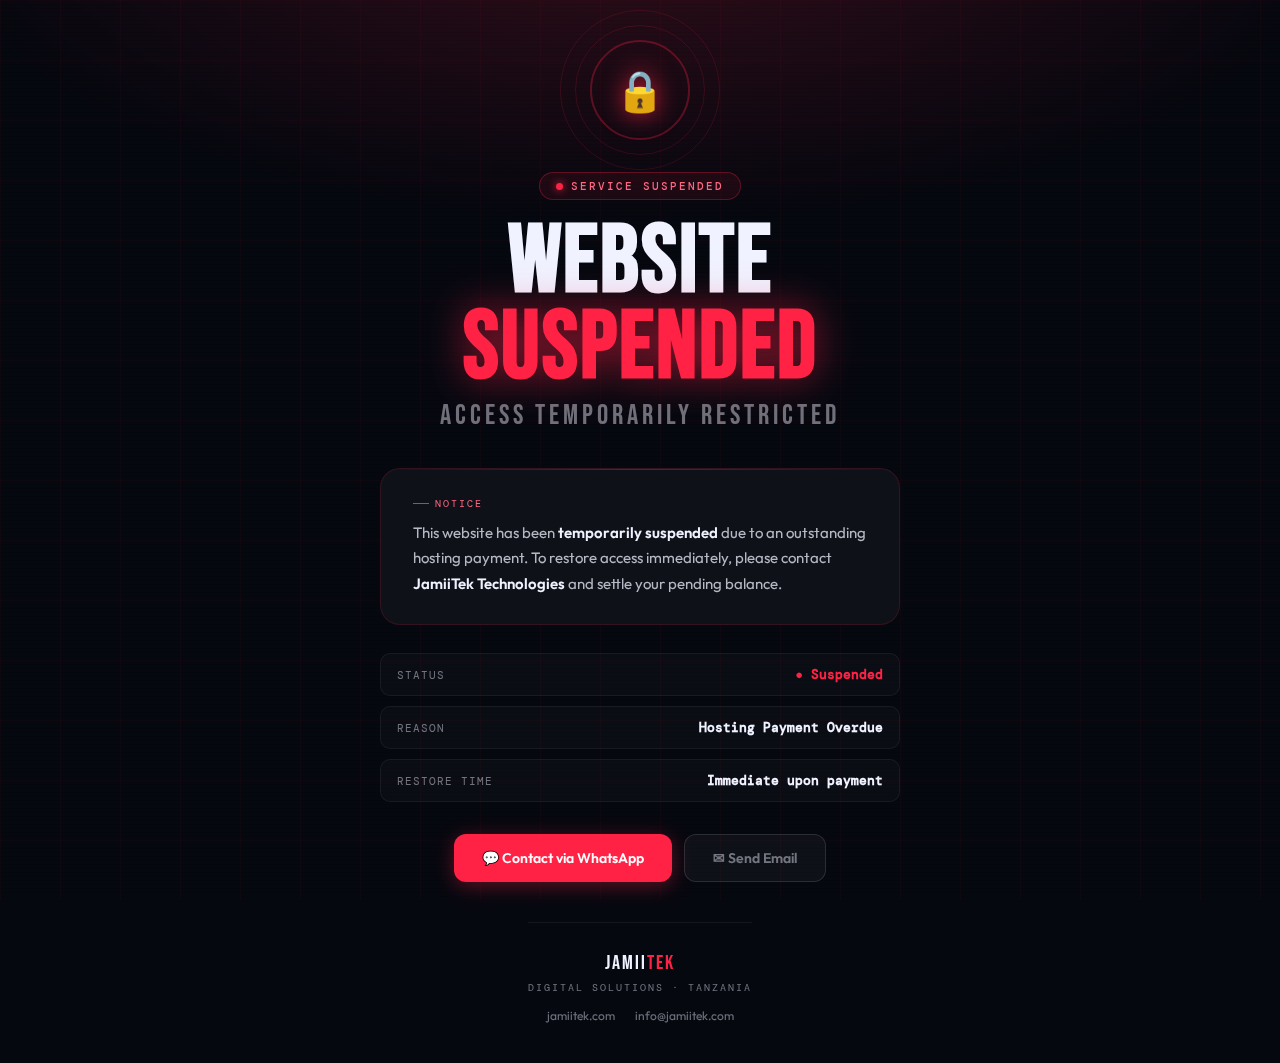
<file: indexoo.html>
<!DOCTYPE html>
<html lang="en">
<head>
<meta charset="UTF-8">
<meta name="viewport" content="width=device-width, initial-scale=1.0">
<title>Website Suspended</title>
<link rel="preconnect" href="https://fonts.googleapis.com">
<link href="https://fonts.googleapis.com/css2?family=Bebas+Neue&family=DM+Mono:wght@400;500&family=Outfit:wght@300;400;600;700&display=swap" rel="stylesheet">
<style>
  *, *::before, *::after { margin: 0; padding: 0; box-sizing: border-box; }

  :root {
    --red:    #ff2244;
    --red2:   #ff6680;
    --dark:   #060810;
    --dark2:  #0d1020;
    --card:   rgba(255,255,255,0.04);
    --border: rgba(255,34,68,0.15);
    --text:   #f0f2ff;
    --muted:  rgba(240,242,255,0.45);
    --mono:   'DM Mono', monospace;
    --head:   'Bebas Neue', cursive;
    --body:   'Outfit', sans-serif;
  }

  html, body {
    min-height: 100vh;
    background: var(--dark);
    font-family: var(--body);
    color: var(--text);
    overflow-x: hidden;
  }

  /* ── BACKGROUND ─────────────────────────────── */
  .bg-layer {
    position: fixed; inset: 0; z-index: 0; pointer-events: none;
  }

  /* Grid lines */
  .bg-grid {
    background-image:
      linear-gradient(rgba(255,34,68,0.04) 1px, transparent 1px),
      linear-gradient(90deg, rgba(255,34,68,0.04) 1px, transparent 1px);
    background-size: 60px 60px;
    animation: grid-drift 20s linear infinite;
  }
  @keyframes grid-drift {
    from { background-position: 0 0; }
    to   { background-position: 60px 60px; }
  }

  /* Red glow top */
  .bg-glow {
    background: radial-gradient(ellipse 80% 50% at 50% -10%, rgba(255,34,68,0.18) 0%, transparent 70%);
  }

  /* Scanlines */
  .bg-scan {
    background: repeating-linear-gradient(
      0deg, transparent, transparent 3px,
      rgba(0,0,0,0.08) 3px, rgba(0,0,0,0.08) 4px
    );
    animation: scanlines 8s linear infinite;
  }
  @keyframes scanlines {
    from { background-position: 0 0; }
    to   { background-position: 0 100px; }
  }

  /* ── LAYOUT ──────────────────────────────────── */
  .page {
    position: relative; z-index: 1;
    min-height: 100vh;
    display: flex; flex-direction: column;
    align-items: center; justify-content: center;
    padding: 40px 20px;
  }

  /* ── LOCK ICON ───────────────────────────────── */
  .lock-wrap {
    position: relative; margin-bottom: 32px;
  }
  .lock-ring {
    width: 100px; height: 100px;
    border-radius: 50%;
    border: 2px solid rgba(255,34,68,0.3);
    display: flex; align-items: center; justify-content: center;
    position: relative;
    animation: pulse-ring 2.5s ease-in-out infinite;
  }
  .lock-ring::before, .lock-ring::after {
    content: '';
    position: absolute; border-radius: 50%;
    border: 1px solid rgba(255,34,68,0.15);
    animation: expand-ring 2.5s ease-out infinite;
  }
  .lock-ring::before { width: 130px; height: 130px; animation-delay: 0.4s; }
  .lock-ring::after  { width: 160px; height: 160px; animation-delay: 0.8s; }

  @keyframes pulse-ring {
    0%, 100% { box-shadow: 0 0 0 0 rgba(255,34,68,0.3), inset 0 0 20px rgba(255,34,68,0.05); }
    50%       { box-shadow: 0 0 20px 4px rgba(255,34,68,0.25), inset 0 0 30px rgba(255,34,68,0.1); }
  }
  @keyframes expand-ring {
    0%   { opacity: 0.6; transform: scale(1); }
    100% { opacity: 0;   transform: scale(1.15); }
  }

  .lock-icon {
    font-size: 40px; line-height: 1;
    filter: drop-shadow(0 0 12px rgba(255,34,68,0.8));
    animation: icon-pulse 2.5s ease-in-out infinite;
  }
  @keyframes icon-pulse {
    0%, 100% { filter: drop-shadow(0 0 12px rgba(255,34,68,0.8)); }
    50%       { filter: drop-shadow(0 0 24px rgba(255,34,68,1.0)) drop-shadow(0 0 40px rgba(255,34,68,0.4)); }
  }

  /* ── STATUS CHIP ─────────────────────────────── */
  .status-chip {
    display: inline-flex; align-items: center; gap: 8px;
    background: rgba(255,34,68,0.08);
    border: 1px solid rgba(255,34,68,0.3);
    border-radius: 100px;
    padding: 6px 16px;
    font-family: var(--mono); font-size: 11px; font-weight: 500;
    color: var(--red2); letter-spacing: 2px; text-transform: uppercase;
    margin-bottom: 20px;
  }
  .status-dot {
    width: 7px; height: 7px; border-radius: 50%;
    background: var(--red);
    box-shadow: 0 0 8px var(--red);
    animation: blink 1.2s ease-in-out infinite;
  }
  @keyframes blink { 0%,100%{opacity:1} 50%{opacity:0.2} }

  /* ── HEADING ─────────────────────────────────── */
  .heading {
    font-family: var(--head);
    font-size: clamp(56px, 12vw, 96px);
    line-height: 0.9;
    letter-spacing: 2px;
    text-align: center;
    color: var(--text);
    margin-bottom: 6px;
  }
  .heading .accent {
    color: var(--red);
    filter: drop-shadow(0 0 20px rgba(255,34,68,0.6));
  }

  .subheading {
    font-family: var(--head);
    font-size: clamp(18px, 4vw, 28px);
    color: var(--muted); letter-spacing: 4px;
    text-align: center; margin-bottom: 36px;
  }

  /* ── CARD ────────────────────────────────────── */
  .card {
    background: var(--card);
    border: 1px solid var(--border);
    border-radius: 20px;
    padding: 28px 32px;
    max-width: 520px; width: 100%;
    margin-bottom: 28px;
    backdrop-filter: blur(10px);
    position: relative; overflow: hidden;
  }
  .card::before {
    content: '';
    position: absolute; top: 0; left: 0; right: 0; height: 1px;
    background: linear-gradient(90deg, transparent, rgba(255,34,68,0.4), transparent);
  }

  .card-label {
    font-family: var(--mono); font-size: 10px;
    color: var(--red2); letter-spacing: 2px; text-transform: uppercase;
    margin-bottom: 10px; display: flex; align-items: center; gap: 6px;
  }
  .card-label::before {
    content: ''; width: 16px; height: 1px; background: var(--red);
  }

  .card-message {
    font-size: 15px; color: rgba(240,242,255,0.75);
    line-height: 1.7; margin: 0;
  }
  .card-message strong { color: var(--text); font-weight: 600; }

  /* ── INFO ROWS ───────────────────────────────── */
  .info-section {
    max-width: 520px; width: 100%;
    display: flex; flex-direction: column; gap: 10px;
    margin-bottom: 32px;
  }
  .info-row {
    display: flex; justify-content: space-between; align-items: center;
    padding: 12px 16px;
    background: rgba(255,255,255,0.025);
    border: 1px solid rgba(255,255,255,0.06);
    border-radius: 10px;
  }
  .info-key {
    font-family: var(--mono); font-size: 11px;
    color: var(--muted); text-transform: uppercase; letter-spacing: 1px;
  }
  .info-val {
    font-size: 13px; font-weight: 600; color: var(--text);
    font-family: var(--mono);
  }
  .info-val.red { color: var(--red); }

  /* ── PAYMENT CARD ────────────────────────────── */
  .pay-card {
    background: linear-gradient(135deg, rgba(255,34,68,0.06), rgba(255,100,120,0.04));
    border: 1px solid rgba(255,34,68,0.2);
    border-radius: 16px; padding: 24px 28px;
    max-width: 520px; width: 100%;
    margin-bottom: 28px;
  }
  .pay-title {
    font-family: var(--mono); font-size: 11px;
    color: var(--red2); letter-spacing: 2px; text-transform: uppercase;
    margin-bottom: 16px; display: flex; align-items: center; gap: 8px;
  }
  .pay-rows { display: flex; flex-direction: column; gap: 8px; }
  .pay-row {
    display: flex; justify-content: space-between; align-items: center;
    font-size: 13px;
  }
  .pay-row-key { color: var(--muted); }
  .pay-row-val { font-family: var(--mono); color: var(--text); font-weight: 600; }

  /* ── BUTTON ──────────────────────────────────── */
  .cta-wrap { display: flex; gap: 12px; flex-wrap: wrap; justify-content: center; margin-bottom: 40px; }

  .btn {
    display: inline-flex; align-items: center; gap: 9px;
    padding: 14px 28px; border-radius: 12px;
    font-family: var(--body); font-size: 14px; font-weight: 600;
    text-decoration: none; cursor: pointer;
    transition: all 0.25s ease;
  }
  .btn-primary {
    background: var(--red);
    color: #ffffff;
    box-shadow: 0 4px 20px rgba(255,34,68,0.35);
  }
  .btn-primary:hover {
    background: #ff3355;
    box-shadow: 0 6px 30px rgba(255,34,68,0.55);
    transform: translateY(-2px);
  }
  .btn-ghost {
    background: rgba(255,255,255,0.04);
    border: 1px solid rgba(255,255,255,0.12);
    color: var(--muted);
  }
  .btn-ghost:hover {
    background: rgba(255,255,255,0.08);
    color: var(--text);
    transform: translateY(-1px);
  }

  /* ── FOOTER ──────────────────────────────────── */
  .footer {
    text-align: center; max-width: 440px;
    border-top: 1px solid rgba(255,255,255,0.06);
    padding-top: 28px;
  }
  .footer-brand {
    font-family: var(--head); font-size: 20px; letter-spacing: 2px;
    color: var(--text); margin-bottom: 6px;
  }
  .footer-brand span { color: var(--red); }
  .footer-tagline {
    font-family: var(--mono); font-size: 10px;
    color: var(--muted); letter-spacing: 2px; text-transform: uppercase;
    margin-bottom: 14px;
  }
  .footer-links { display: flex; gap: 20px; justify-content: center; flex-wrap: wrap; }
  .footer-links a {
    font-size: 12px; color: var(--muted); text-decoration: none;
    transition: color 0.2s;
  }
  .footer-links a:hover { color: var(--text); }

  /* ── RESPONSIVE ──────────────────────────────── */
  @media (max-width: 480px) {
    .card, .pay-card { padding: 20px 18px; }
    .info-row { flex-direction: column; align-items: flex-start; gap: 4px; }
    .cta-wrap { flex-direction: column; align-items: stretch; }
    .btn { justify-content: center; }
    .footer-links { flex-direction: column; gap: 10px; }
  }
</style>
</head>
<body>

<!-- Background layers -->
<div class="bg-layer bg-grid"></div>
<div class="bg-layer bg-glow"></div>
<div class="bg-layer bg-scan"></div>

<div class="page">

  <!-- Lock icon -->
  <div class="lock-wrap">
    <div class="lock-ring">
      <div class="lock-icon">🔒</div>
    </div>
  </div>

  <!-- Status chip -->
  <div class="status-chip">
    <div class="status-dot"></div>
    Service Suspended
  </div>

  <!-- Heading -->
  <h1 class="heading">WEBSITE<br><span class="accent">SUSPENDED</span></h1>
  <p class="subheading">Access Temporarily Restricted</p>

  <!-- Message card -->
  <div class="card">
    <div class="card-label">Notice</div>
    <p class="card-message">
      This website has been <strong>temporarily suspended</strong> due to an outstanding hosting payment.
      To restore access immediately, please contact <strong>JamiiTek Technologies</strong> and settle
      your pending balance.
    </p>
  </div>

  <!-- Info rows -->
  <div class="info-section">
    <div class="info-row">
      <span class="info-key">Status</span>
      <span class="info-val red">● Suspended</span>
    </div>
    <div class="info-row">
      <span class="info-key">Reason</span>
      <span class="info-val">Hosting Payment Overdue</span>
    </div>
    <div class="info-row">
      <span class="info-key">Restore Time</span>
      <span class="info-val">Immediate upon payment</span>
    </div>
  </div>



  <!-- CTA buttons -->
  <div class="cta-wrap">
    <a href="https://wa.me/255750910158?text=Habari,%20nataka%20kulipa%20hosting%20yangu" class="btn btn-primary" target="_blank">
      💬 Contact via WhatsApp
    </a>
    <a href="mailto:info@jamiitek.co.tz?subject=Hosting%20Payment" class="btn btn-ghost">
      ✉ Send Email
    </a>
  </div>

  <!-- Footer -->
  <div class="footer">
    <div class="footer-brand">Jamii<span>Tek</span></div>
    <div class="footer-tagline">Digital Solutions · Tanzania</div>
    <div class="footer-links">
      <a href="https://jamiitek.com">jamiitek.com</a>
      <a href="mailto:info@jamiitek.com">info@jamiitek.com</a>
    </div>
  </div>

</div>

</body>
</html>
</file>
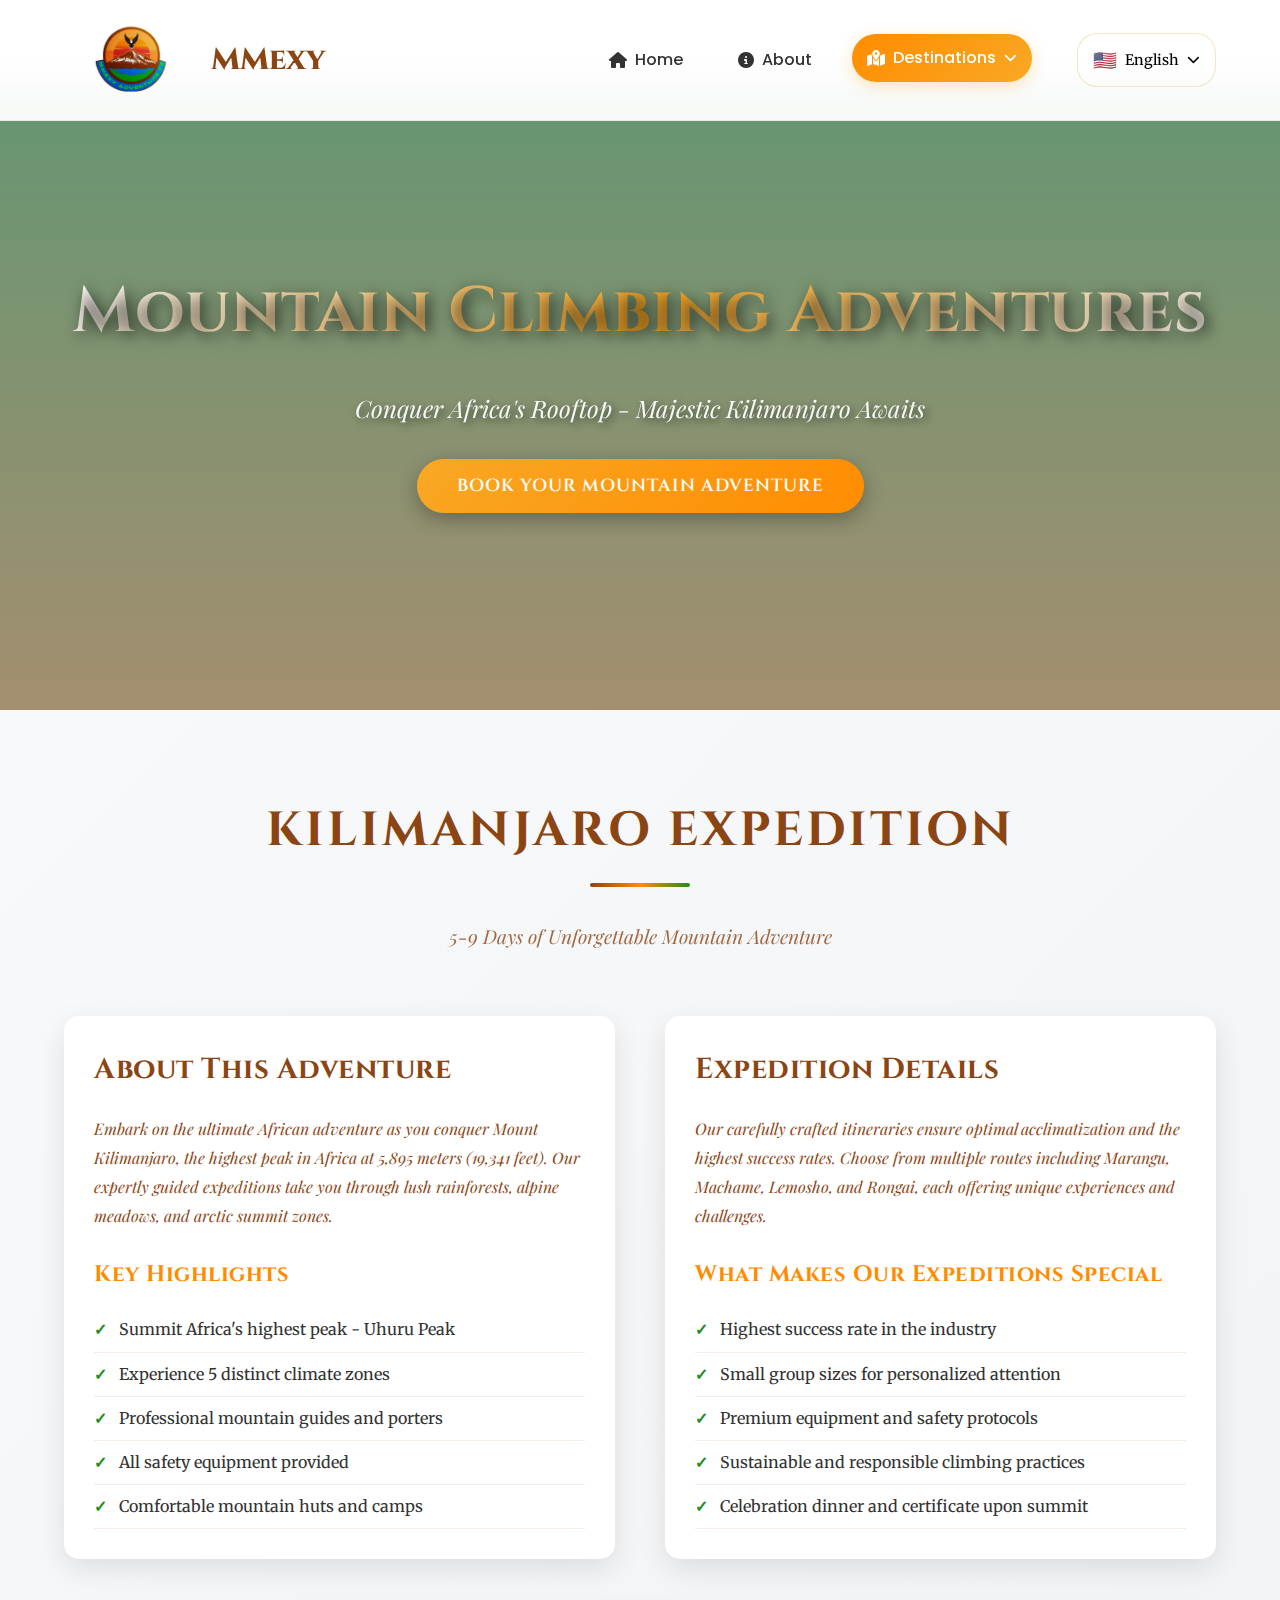
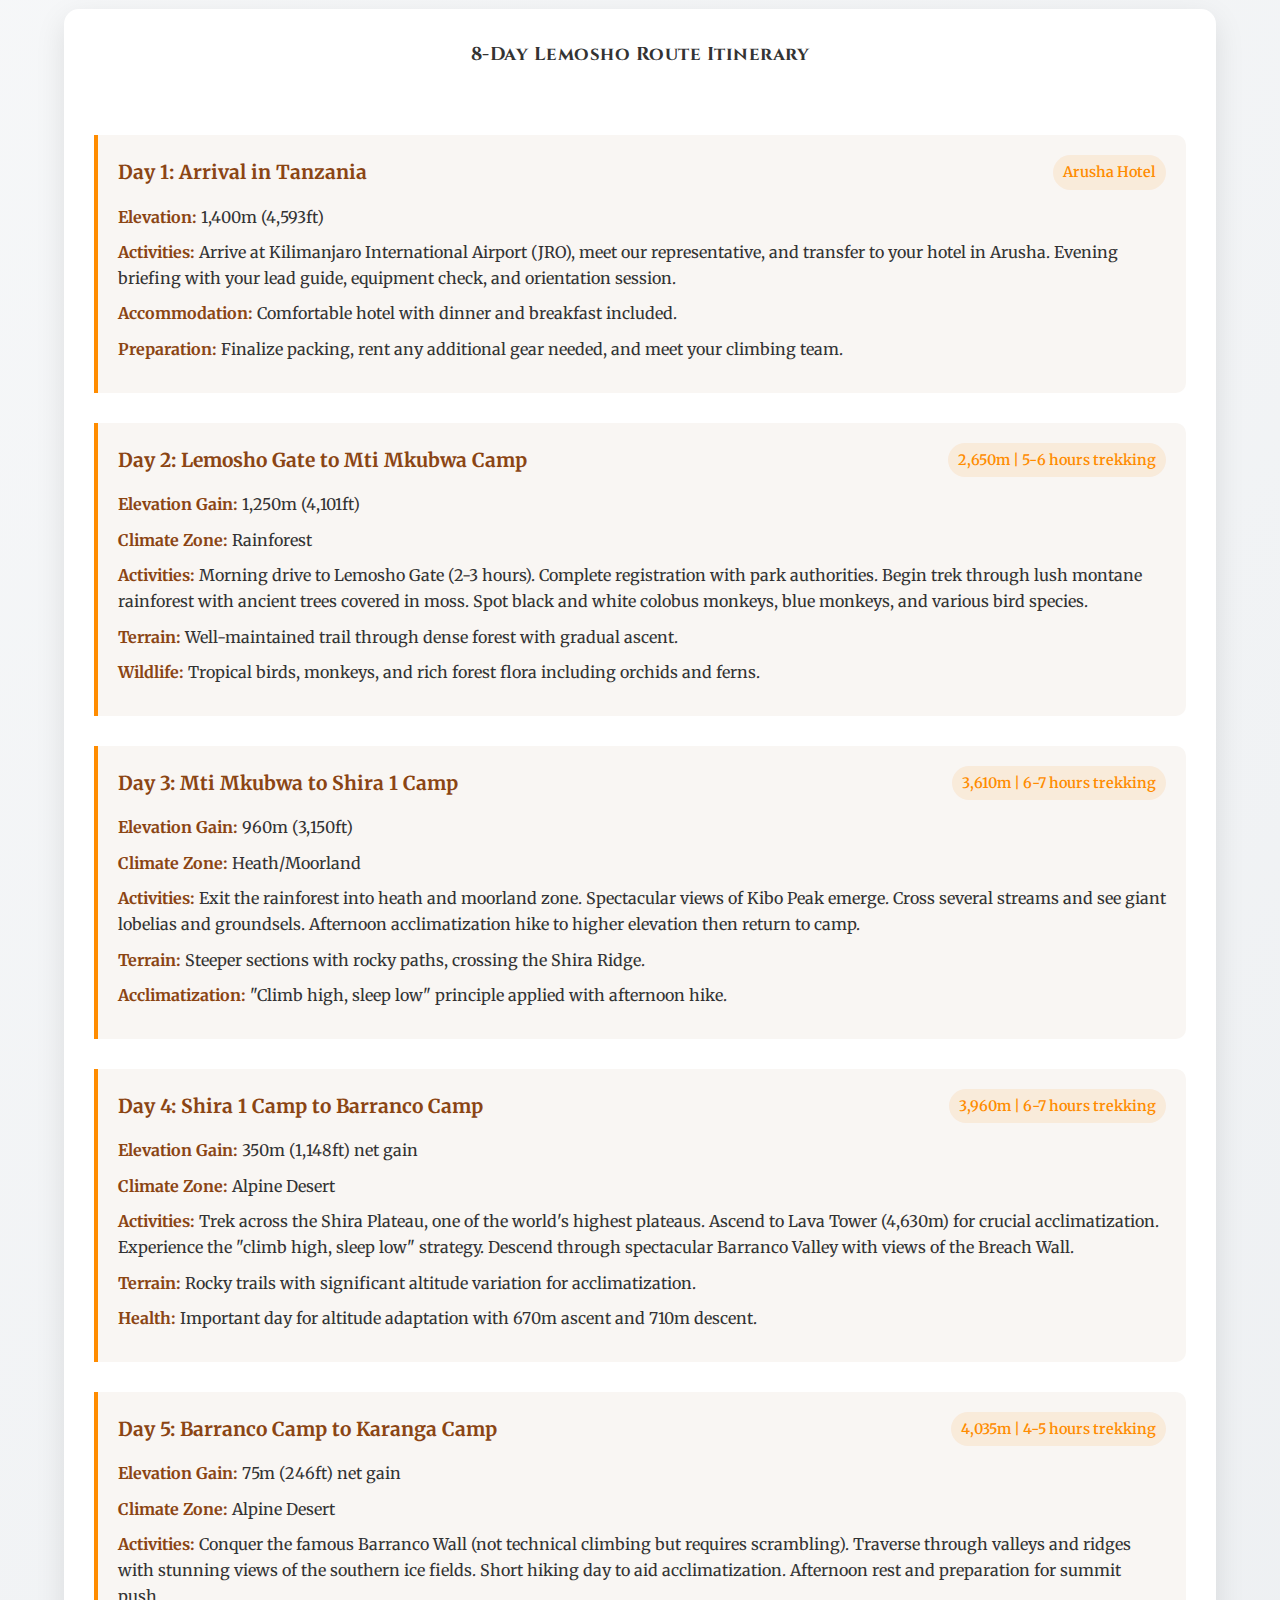
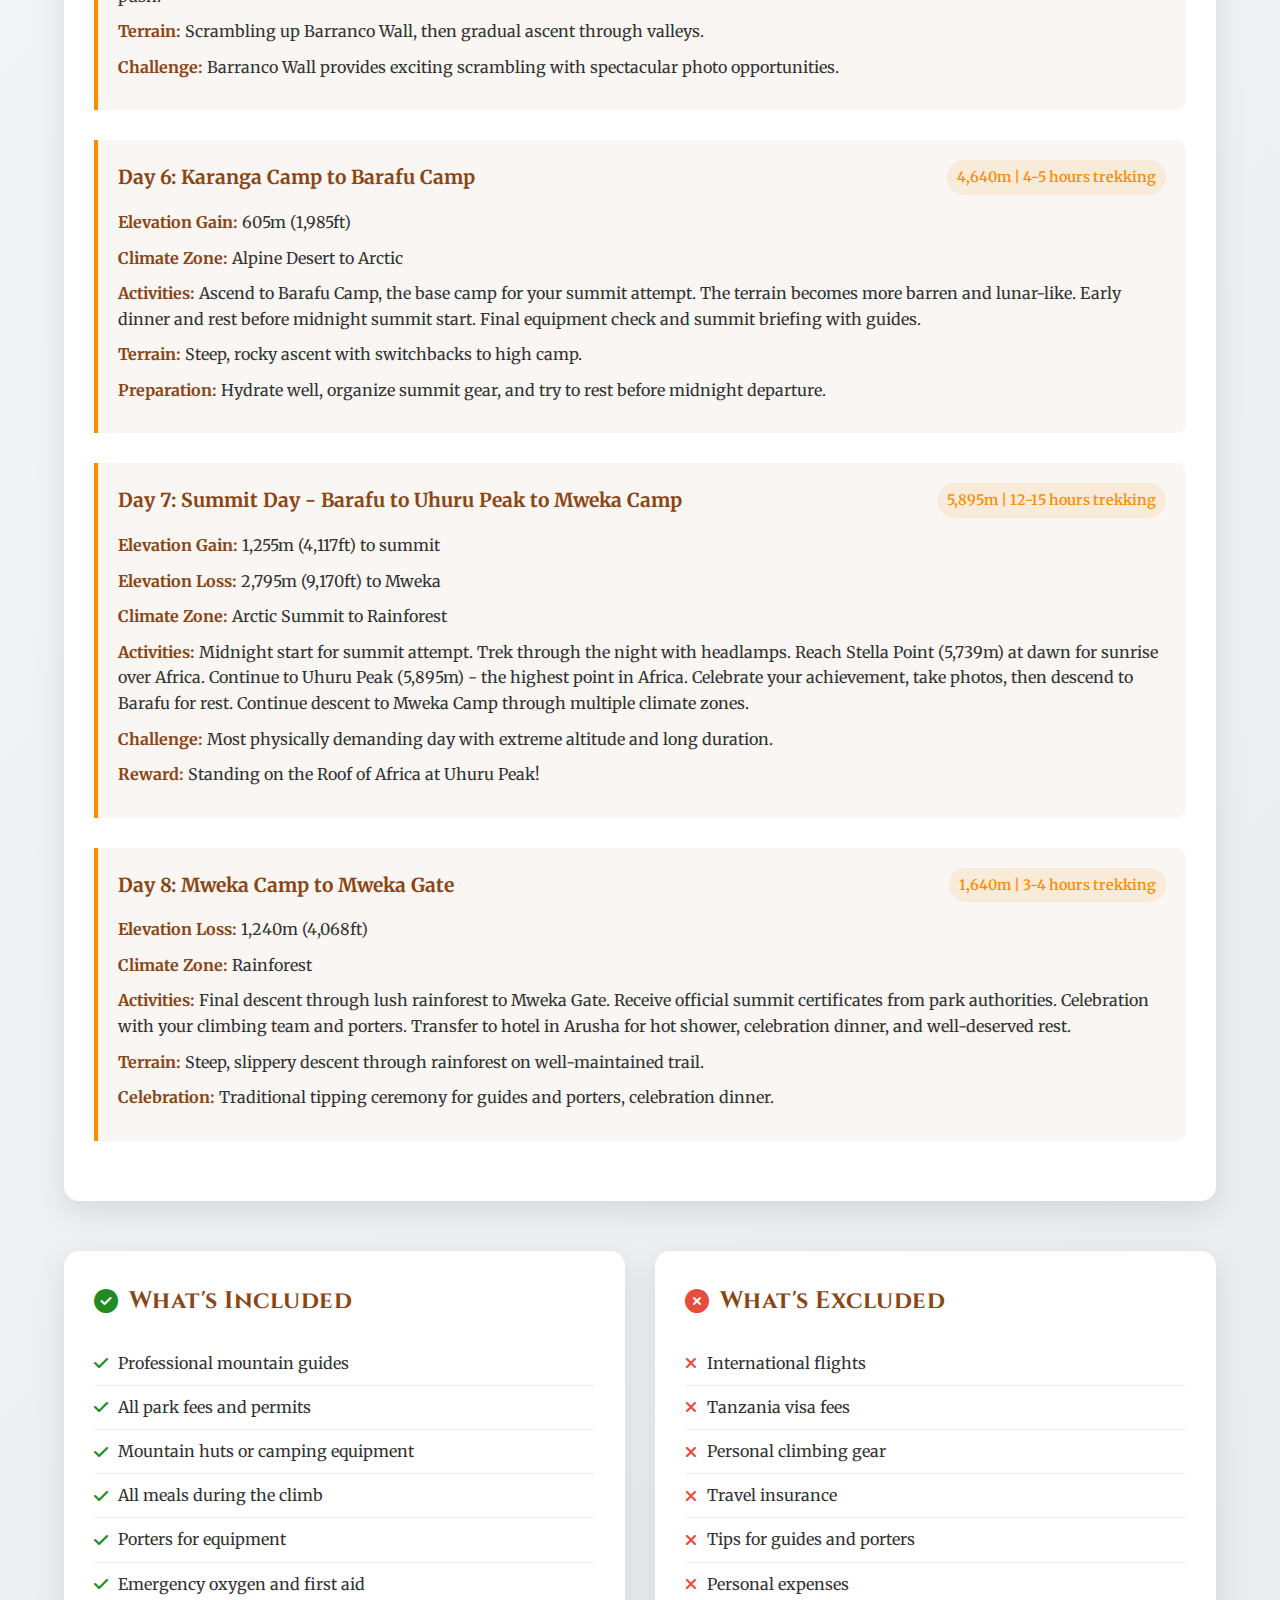
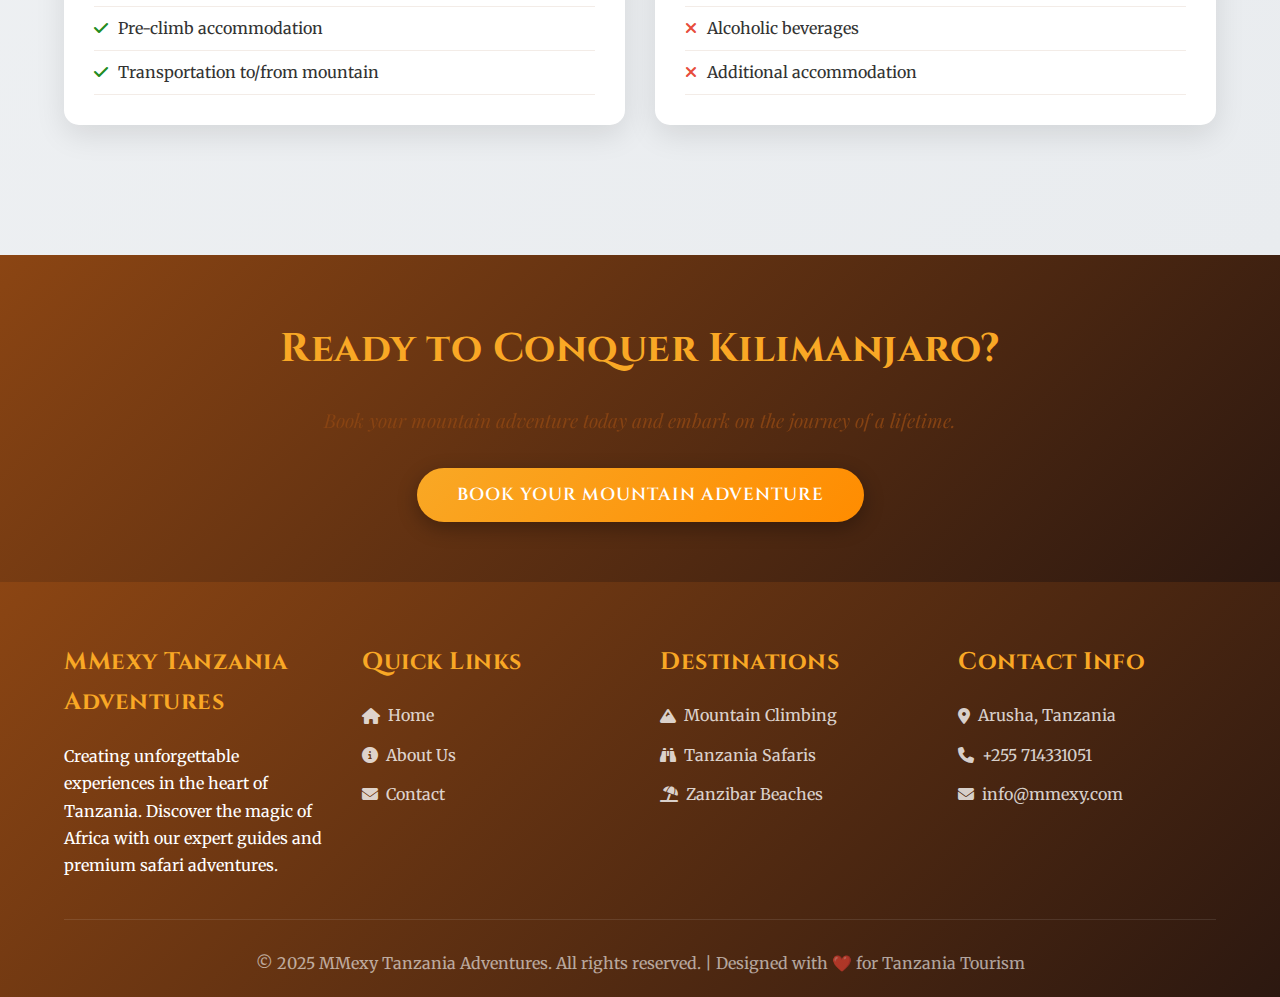
<file: mountain-climbing.html>
<!DOCTYPE html>
<html lang="en">
<head>
    <meta charset="UTF-8">
    <meta name="viewport" content="width=device-width, initial-scale=1.0">
    <title>Mountain Climbing Adventures | MMexy Tanzania Adventures</title>
    <link rel="stylesheet" href="https://cdnjs.cloudflare.com/ajax/libs/font-awesome/6.4.0/css/all.min.css">
    <link href="https://fonts.googleapis.com/css2?family=Poppins:wght@300;400;500;600;700&family=Playfair+Display:wght@400;700&family=Cinzel:wght@400;700&family=Merriweather:wght@300;400;700&display=swap" rel="stylesheet">
    <link href="https://unpkg.com/aos@2.3.1/dist/aos.css" rel="stylesheet">
    <style>
        :root {
            --primary: #1a6d38;
            --secondary: #f9a825;
            --accent: #1565c0;
            --light: #f5f5f5;
            --dark: #333333;
            --shadow: 0 4px 15px rgba(0, 0, 0, 0.1);
            --premium-gold: #ffd700;
            --premium-silver: #c0c0c0;
            --premium-bronze: #cd7f32;
            --artistic-brown: #8B4513;
            --safari-orange: #FF8C00;
            --nature-green: #228B22;
            --transition: all 0.3s cubic-bezier(0.4, 0, 0.2, 1);
        }
       
        * {
            margin: 0;
            padding: 0;
            box-sizing: border-box;
        }
       
        body {
            font-family: 'Merriweather', serif;
            line-height: 1.7;
            color: var(--dark);
            background-color: #f9f9f9;
            overflow-x: hidden;
        }
       
        h1, h2, h3, h4 {
            font-family: 'Cinzel', serif;
            font-weight: 700;
            letter-spacing: 0.5px;
        }

        /* ===== PREMIUM NAVIGATION BAR ===== */
        .premium-navbar {
            position: fixed;
            top: 0;
            width: 100%;
            background: rgba(255, 255, 255, 0.95);
            backdrop-filter: blur(20px);
            -webkit-backdrop-filter: blur(20px);
            z-index: 1000;
            padding: 15px 0;
            transition: var(--transition);
            border-bottom: 1px solid rgba(139, 69, 19, 0.1);
        }

        .premium-navbar.scrolled {
            padding: 10px 0;
            background: rgba(255, 255, 255, 0.98);
            box-shadow: 0 8px 32px rgba(0, 0, 0, 0.1);
        }

        .nav-container {
            width: 90%;
            max-width: 1200px;
            margin: 0 auto;
            display: flex;
            justify-content: space-between;
            align-items: center;
        }

        .nav-logo {
            display: flex;
            align-items: center;
            gap: 12px;
            text-decoration: none;
            color: var(--artistic-brown);
            font-weight: 700;
            font-size: 1.5rem;
            font-family: 'Cinzel', serif;
            transition: var(--transition);
        }

        .nav-logo:hover {
            transform: scale(1.05);
            color: var(--safari-orange);
        }

        .logo-icon {
            font-size: 2rem;
            color: var(--safari-orange);
        }

        .desktop-nav {
            display: flex;
            align-items: center;
            gap: 30px;
        }

        .nav-menu {
            display: flex;
            list-style: none;
            gap: 25px;
            margin: 0;
            padding: 0;
        }

        .nav-item {
            position: relative;
        }

        .nav-link {
            display: flex;
            align-items: center;
            gap: 8px;
            text-decoration: none;
            color: var(--dark);
            font-weight: 500;
            padding: 10px 15px;
            border-radius: 25px;
            transition: var(--transition);
            font-family: 'Poppins', sans-serif;
        }

        .nav-link:hover,
        .nav-link.active {
            background: linear-gradient(135deg, var(--safari-orange), var(--secondary));
            color: white;
            transform: translateY(-2px);
            box-shadow: 0 4px 15px rgba(249, 168, 37, 0.3);
        }

        .dropdown-parent {
            position: relative;
        }

        .dropdown {
            position: absolute;
            top: 100%;
            left: 0;
            background: rgba(255, 255, 255, 0.95);
            backdrop-filter: blur(20px);
            -webkit-backdrop-filter: blur(20px);
            border-radius: 15px;
            padding: 15px;
            min-width: 250px;
            opacity: 0;
            visibility: hidden;
            transform: translateY(15px);
            transition: var(--transition);
            box-shadow: 0 20px 60px rgba(0, 0, 0, 0.15);
            border: 1px solid rgba(139, 69, 19, 0.1);
        }

        .dropdown-parent:hover .dropdown {
            opacity: 1;
            visibility: visible;
            transform: translateY(5px);
        }

        .dropdown-item {
            display: flex;
            align-items: center;
            gap: 12px;
            padding: 12px 15px;
            text-decoration: none;
            color: var(--dark);
            border-radius: 10px;
            transition: var(--transition);
            margin-bottom: 5px;
        }

        .dropdown-item:hover {
            background: linear-gradient(135deg, var(--safari-orange), var(--secondary));
            color: white;
            transform: translateX(5px);
        }

        .mobile-menu-btn {
            display: none;
            flex-direction: column;
            gap: 4px;
            background: none;
            border: none;
            cursor: pointer;
            padding: 8px;
        }

        .menu-line {
            width: 25px;
            height: 3px;
            background: var(--artistic-brown);
            border-radius: 2px;
            transition: var(--transition);
        }

        .mobile-menu-btn.active .menu-line:nth-child(1) {
            transform: rotate(45deg) translate(6px, 6px);
        }

        .mobile-menu-btn.active .menu-line:nth-child(2) {
            opacity: 0;
        }

        .mobile-menu-btn.active .menu-line:nth-child(3) {
            transform: rotate(-45deg) translate(6px, -6px);
        }

        /* ===== PREMIUM SIDEBAR ===== */
        .sidebar-overlay {
            position: fixed;
            top: 0;
            left: 0;
            width: 100%;
            height: 100%;
            background: rgba(0, 0, 0, 0.5);
            backdrop-filter: blur(5px);
            z-index: 1999;
            opacity: 0;
            visibility: hidden;
            transition: var(--transition);
        }

        .sidebar-overlay.active {
            opacity: 1;
            visibility: visible;
        }

        .premium-sidebar {
            position: fixed;
            top: 0;
            right: -400px;
            width: 350px;
            height: 100vh;
            background: rgba(255, 255, 255, 0.98);
            backdrop-filter: blur(20px);
            -webkit-backdrop-filter: blur(20px);
            z-index: 2000;
            transition: var(--transition);
            box-shadow: -5px 0 30px rgba(0, 0, 0, 0.1);
            display: flex;
            flex-direction: column;
        }

        .premium-sidebar.active {
            right: 0;
        }

        .sidebar-header {
            display: flex;
            justify-content: space-between;
            align-items: center;
            padding: 25px;
            border-bottom: 1px solid rgba(139, 69, 19, 0.1);
        }

        .sidebar-logo {
            display: flex;
            align-items: center;
            gap: 10px;
            color: var(--artistic-brown);
            font-weight: 700;
            font-size: 1.3rem;
            font-family: 'Cinzel', serif;
        }

        .sidebar-logo-icon {
            font-size: 1.8rem;
            color: var(--safari-orange);
        }

        .close-sidebar {
            background: none;
            border: none;
            font-size: 1.5rem;
            color: var(--artistic-brown);
            cursor: pointer;
            transition: var(--transition);
        }

        .close-sidebar:hover {
            color: var(--safari-orange);
            transform: rotate(90deg);
        }

        .sidebar-content {
            flex: 1;
            padding: 25px;
            overflow-y: auto;
        }

        .sidebar-nav {
            list-style: none;
        }

        .sidebar-item {
            margin-bottom: 10px;
        }

        .sidebar-link {
            display: flex;
            align-items: center;
            gap: 12px;
            padding: 15px 20px;
            text-decoration: none;
            color: var(--dark);
            border-radius: 12px;
            transition: var(--transition);
            font-weight: 500;
        }

        .sidebar-link:hover,
        .sidebar-link.active {
            background: linear-gradient(135deg, var(--safari-orange), var(--secondary));
            color: white;
            transform: translateX(5px);
        }

        .sidebar-dropdown-toggle {
            justify-content: space-between;
        }

        .dropdown-arrow {
            transition: var(--transition);
        }

        .sidebar-dropdown-toggle.active .dropdown-arrow {
            transform: rotate(180deg);
        }

        .sidebar-dropdown {
            max-height: 0;
            overflow: hidden;
            transition: var(--transition);
            margin-left: 20px;
        }

        .sidebar-dropdown.active {
            max-height: 500px;
        }

        .sidebar-footer {
            padding: 25px;
            border-top: 1px solid rgba(139, 69, 19, 0.1);
        }

        .sidebar-social {
            display: flex;
            justify-content: center;
            gap: 15px;
        }

        .social-link {
            display: flex;
            align-items: center;
            justify-content: center;
            width: 40px;
            height: 40px;
            background: linear-gradient(135deg, var(--safari-orange), var(--secondary));
            color: white;
            border-radius: 50%;
            text-decoration: none;
            transition: var(--transition);
        }

        .social-link:hover {
            transform: translateY(-3px) scale(1.1);
            box-shadow: 0 8px 20px rgba(249, 168, 37, 0.3);
        }

        /* ===== PREMIUM TRANSLATION SYSTEM ===== */
        .translation-system {
            position: relative;
        }

        .language-selector {
            position: relative;
            margin-left: 15px;
        }

        .current-language {
            display: flex;
            align-items: center;
            gap: 8px;
            padding: 10px 15px;
            background: rgba(255, 255, 255, 0.1);
            border: 1px solid rgba(212, 175, 55, 0.3);
            border-radius: 20px;
            color: #ffffff;
            cursor: pointer;
            transition: var(--transition);
            font-weight: 500;
            font-size: 0.9rem;
        }

        .current-language:hover {
            background: rgba(255, 255, 255, 0.15);
            border-color: var(--safari-orange);
            box-shadow: 0 2px 12px rgba(212, 175, 55, 0.2);
        }

        .language-flag {
            font-size: 1.2rem;
        }

        .language-dropdown {
            position: absolute;
            top: 100%;
            right: 0;
            background: rgba(26, 45, 26, 0.98);
            backdrop-filter: blur(20px);
            -webkit-backdrop-filter: blur(20px);
            border-radius: 15px;
            padding: 15px;
            min-width: 200px;
            opacity: 0;
            visibility: hidden;
            transform: translateY(15px);
            transition: var(--transition);
            border: 1px solid rgba(212, 175, 55, 0.2);
            box-shadow: 0 20px 60px rgba(0, 0, 0, 0.3);
            z-index: 1000;
        }

        .language-selector:hover .language-dropdown {
            opacity: 1;
            visibility: visible;
            transform: translateY(5px);
        }

        .language-dropdown::before {
            content: '';
            position: absolute;
            top: -8px;
            right: 20px;
            width: 16px;
            height: 16px;
            background: rgba(26, 45, 26, 0.98);
            transform: rotate(45deg);
            border-top: 1px solid rgba(212, 175, 55, 0.2);
            border-left: 1px solid rgba(212, 175, 55, 0.2);
        }

        .language-option {
            display: flex;
            align-items: center;
            gap: 12px;
            padding: 12px 15px;
            color: white;
            text-decoration: none;
            border-radius: 10px;
            transition: var(--transition);
            margin-bottom: 5px;
            font-size: 0.9rem;
        }

        .language-option:hover {
            background: linear-gradient(135deg, rgba(212, 175, 55, 0.2), rgba(249, 168, 37, 0.1));
            color: var(--safari-orange);
            transform: translateX(5px);
        }

        .language-option.active {
            background: linear-gradient(135deg, var(--safari-orange), var(--secondary));
            color: #1a2f1a;
            font-weight: 600;
        }

        /* Translation Loading Animation */
        .translation-loading {
            display: none;
            position: fixed;
            top: 0;
            left: 0;
            width: 100%;
            height: 100%;
            background: rgba(26, 45, 26, 0.9);
            z-index: 9999;
            justify-content: center;
            align-items: center;
            flex-direction: column;
            color: white;
        }

        .translation-loading.active {
            display: flex;
        }

        .loading-spinner {
            width: 50px;
            height: 50px;
            border: 3px solid rgba(212, 175, 55, 0.3);
            border-top: 3px solid var(--safari-orange);
            border-radius: 50%;
            animation: spin 1s linear infinite;
            margin-bottom: 20px;
        }

        @keyframes spin {
            0% { transform: rotate(0deg); }
            100% { transform: rotate(360deg); }
        }

        /* Sidebar Language Selector */
        .sidebar-language {
            width: 100%;
            background: rgba(255, 255, 255, 0.1);
            border: 1px solid rgba(212, 175, 55, 0.3);
            border-radius: 10px;
            padding: 12px 15px;
            color: #ffffff;
            font-weight: 500;
            margin-bottom: 20px;
            font-family: 'Poppins', sans-serif;
            cursor: pointer;
            transition: var(--transition);
        }

        .sidebar-language:hover {
            background: rgba(255, 255, 255, 0.15);
            border-color: var(--safari-orange);
        }

        .sidebar-language option {
            background: #1a2f1a;
            color: #ffffff;
        }

        /* Mobile Language Selector */
        .mobile-language-selector {
            display: none;
            padding: 20px;
        }

        @media (max-width: 1024px) {
            .desktop-nav .language-selector {
                display: none;
            }
            
            .mobile-language-selector {
                display: block;
            }
        }

        .container {
            width: 90%;
            max-width: 1200px;
            margin: 0 auto;
        }
       
        /* Artistic Text Styles */
        .artistic-title {
            font-family: 'Cinzel', serif;
            font-weight: 700;
            background: linear-gradient(135deg, var(--artistic-brown), var(--safari-orange));
            -webkit-background-clip: text;
            -webkit-text-fill-color: transparent;
            background-clip: text;
            text-shadow: 2px 2px 4px rgba(0, 0, 0, 0.1);
            position: relative;
            display: inline-block;
        }

        .artistic-title::after {
            content: '';
            position: absolute;
            bottom: -10px;
            left: 0;
            width: 100%;
            height: 3px;
            background: linear-gradient(90deg, transparent, var(--safari-orange), transparent);
        }

        .elegant-text {
            font-family: 'Playfair Display', serif;
            font-style: italic;
            color: var(--artistic-brown);
            line-height: 1.8;
        }

        .safari-heading {
            font-family: 'Cinzel', serif;
            color: var(--artistic-brown);
            text-transform: uppercase;
            letter-spacing: 2px;
            position: relative;
            padding-bottom: 15px;
        }

        .safari-heading::before {
            content: '❖';
            position: absolute;
            left: -30px;
            top: 50%;
            transform: translateY(-50%);
            color: var(--safari-orange);
            font-size: 1.2rem;
        }

        .safari-heading::after {
            content: '❖';
            position: absolute;
            right: -30px;
            top: 50%;
            transform: translateY(-50%);
            color: var(--safari-orange);
            font-size: 1.2rem;
        }

        .calligraphic-text {
            font-family: 'Playfair Display', serif;
            font-style: italic;
            background: linear-gradient(135deg, var(--artistic-brown), var(--nature-green));
            -webkit-background-clip: text;
            -webkit-text-fill-color: transparent;
            background-clip: text;
            font-weight: 600;
        }

        .ornamental-border {
            border: 2px solid transparent;
            border-image: linear-gradient(45deg, var(--artistic-brown), var(--safari-orange), var(--nature-green)) 1;
            padding: 20px;
            position: relative;
            background: linear-gradient(135deg, rgba(139, 69, 19, 0.05), rgba(34, 139, 34, 0.05));
        }

        .ornamental-border::before {
            content: '✦';
            position: absolute;
            top: -12px;
            left: 50%;
            transform: translateX(-50%);
            background: white;
            padding: 0 10px;
            color: var(--safari-orange);
            font-size: 1.2rem;
        }

        /* Main Content Spacing */
        .main-content {
            padding-top: 80px;
        }

        /* Mountain Climbing Specific Styles */
        .destination-hero {
            height: 70vh;
            background: linear-gradient(rgba(26, 109, 56, 0.7), rgba(139, 69, 19, 0.6)), 
                        url('https://www.easytravel.co.tz/wp-content/uploads/2022/02/Silhouette-of-climbers-climbing-Mount-Kilimanjaro-during-a-golden-hour-morning.jpg');
            background-size: cover;
            background-position: center;
            background-attachment: fixed;
            display: flex;
            align-items: center;
            justify-content: center;
            text-align: center;
            color: white;
            position: relative;
            overflow: hidden;
        }

        .destination-hero-content h1 {
            font-size: 4rem;
            margin-bottom: 1rem;
            text-shadow: 4px 4px 15px rgba(0, 0, 0, 0.7);
            line-height: 1.1;
            font-family: 'Cinzel', serif;
            background: linear-gradient(135deg, #fff, var(--secondary), #fff);
            -webkit-background-clip: text;
            -webkit-text-fill-color: transparent;
            background-clip: text;
            position: relative;
            padding-bottom: 25px;
            animation: titleGlow 3s ease-in-out infinite alternate;
        }

        .destination-hero-content p {
            font-size: 1.5rem;
            margin-bottom: 2rem;
            text-shadow: 3px 3px 10px rgba(0, 0, 0, 0.7);
            opacity: 0.95;
            font-family: 'Playfair Display', serif;
            font-style: italic;
            line-height: 1.6;
        }

        .btn {
            display: inline-block;
            background: linear-gradient(135deg, var(--secondary), var(--safari-orange));
            color: white;
            padding: 15px 40px;
            border-radius: 30px;
            text-decoration: none;
            font-weight: 600;
            transition: all 0.3s ease;
            border: none;
            cursor: pointer;
            box-shadow: 0 6px 20px rgba(0, 0, 0, 0.3);
            font-size: 1.1rem;
            font-family: 'Cinzel', serif;
            letter-spacing: 1px;
            text-transform: uppercase;
            position: relative;
            overflow: hidden;
        }

        .btn::before {
            content: '';
            position: absolute;
            top: 0;
            left: -100%;
            width: 100%;
            height: 100%;
            background: linear-gradient(90deg, transparent, rgba(255,255,255,0.3), transparent);
            transition: left 0.5s;
        }

        .btn:hover::before {
            left: 100%;
        }
       
        .btn:hover {
            transform: translateY(-3px);
            box-shadow: 0 8px 25px rgba(0, 0, 0, 0.4);
        }

        .destination-content {
            padding: 80px 0;
            background: linear-gradient(135deg, #f8f9fa 0%, #e9ecef 100%);
        }

        .section-title {
            text-align: center;
            margin-bottom: 4rem;
            position: relative;
        }
       
        .section-title h2 {
            font-size: 3rem;
            color: var(--artistic-brown);
            position: relative;
            display: inline-block;
            margin-bottom: 2rem;
            font-family: 'Cinzel', serif;
            text-transform: uppercase;
            letter-spacing: 3px;
        }
       
        .section-title h2::after {
            content: '';
            position: absolute;
            width: 100px;
            height: 4px;
            background: linear-gradient(90deg, var(--artistic-brown), var(--safari-orange), var(--nature-green));
            bottom: -15px;
            left: 50%;
            transform: translateX(-50%);
            border-radius: 2px;
        }

        .section-title .section-subtitle {
            font-family: 'Playfair Display', serif;
            font-style: italic;
            color: var(--artistic-brown);
            font-size: 1.2rem;
            margin-top: 1rem;
            opacity: 0.8;
        }

        .package-details {
            display: grid;
            grid-template-columns: 1fr 1fr;
            gap: 50px;
            margin-bottom: 50px;
        }

        .package-description {
            background: white;
            padding: 30px;
            border-radius: 15px;
            box-shadow: 0 10px 30px rgba(0, 0, 0, 0.1);
        }

        .package-description h3 {
            color: var(--artistic-brown);
            margin-bottom: 20px;
            font-size: 1.8rem;
        }

        .package-description h4 {
            color: var(--safari-orange);
            margin: 25px 0 15px;
            font-size: 1.4rem;
        }

        .package-description ul {
            list-style: none;
            padding-left: 0;
        }

        .package-description li {
            padding: 8px 0;
            border-bottom: 1px solid rgba(139, 69, 19, 0.1);
            position: relative;
            padding-left: 25px;
        }

        .package-description li:before {
            content: '✓';
            position: absolute;
            left: 0;
            color: var(--nature-green);
            font-weight: bold;
        }

        .itinerary {
            background: white;
            padding: 30px;
            border-radius: 15px;
            box-shadow: 0 10px 30px rgba(0, 0, 0, 0.1);
            margin-bottom: 50px;
        }

        .itinerary-day {
            margin-bottom: 30px;
            padding: 20px;
            border-left: 4px solid var(--safari-orange);
            background: rgba(139, 69, 19, 0.05);
            border-radius: 0 10px 10px 0;
        }

        .day-header {
            display: flex;
            justify-content: space-between;
            align-items: center;
            margin-bottom: 15px;
            flex-wrap: wrap;
        }

        .day-title {
            font-weight: bold;
            color: var(--artistic-brown);
            font-size: 1.2rem;
        }

        .day-duration {
            color: var(--safari-orange);
            font-weight: 600;
            background: rgba(255, 140, 0, 0.1);
            padding: 5px 10px;
            border-radius: 20px;
            font-size: 0.9rem;
        }

        .day-activities p {
            margin-bottom: 10px;
            line-height: 1.6;
        }

        .day-activities strong {
            color: var(--artistic-brown);
        }

        .includes-excludes {
            display: grid;
            grid-template-columns: 1fr 1fr;
            gap: 30px;
            margin-bottom: 50px;
        }

        .includes-box, .excludes-box {
            background: white;
            padding: 30px;
            border-radius: 15px;
            box-shadow: 0 10px 30px rgba(0, 0, 0, 0.1);
        }

        .includes-box h3, .excludes-box h3 {
            color: var(--artistic-brown);
            margin-bottom: 20px;
            font-size: 1.5rem;
            display: flex;
            align-items: center;
            gap: 10px;
        }

        .includes-box h3 i {
            color: var(--nature-green);
        }

        .excludes-box h3 i {
            color: #e74c3c;
        }

        .includes-box ul, .excludes-box ul {
            list-style: none;
            padding-left: 0;
        }

        .includes-box li, .excludes-box li {
            padding: 8px 0;
            border-bottom: 1px solid rgba(139, 69, 19, 0.1);
            display: flex;
            align-items: center;
            gap: 10px;
        }

        .includes-box li i {
            color: var(--nature-green);
        }

        .excludes-box li i {
            color: #e74c3c;
        }

        .booking-section-destination {
            padding: 60px 0;
            background: linear-gradient(135deg, var(--artistic-brown), #2c1810);
            color: white;
            text-align: center;
        }

        .booking-cta h2 {
            font-size: 2.5rem;
            margin-bottom: 20px;
            color: var(--secondary);
        }

        .booking-cta p {
            font-size: 1.2rem;
            margin-bottom: 30px;
            opacity: 0.9;
        }

        /* Footer */
        .footer {
            background: linear-gradient(135deg, var(--artistic-brown), #2c1810);
            color: white;
            padding: 60px 0 20px;
            position: relative;
        }

        .footer-content {
            display: grid;
            grid-template-columns: repeat(auto-fit, minmax(250px, 1fr));
            gap: 40px;
            margin-bottom: 40px;
        }

        .footer-section h3 {
            font-size: 1.5rem;
            margin-bottom: 20px;
            color: var(--secondary);
            font-family: 'Cinzel', serif;
        }

        .footer-links {
            list-style: none;
        }

        .footer-links li {
            margin-bottom: 12px;
        }

        .footer-links a {
            color: rgba(255, 255, 255, 0.8);
            text-decoration: none;
            transition: var(--transition);
            display: flex;
            align-items: center;
            gap: 8px;
        }

        .footer-links a:hover {
            color: var(--secondary);
            transform: translateX(5px);
        }

        .footer-bottom {
            text-align: center;
            padding-top: 30px;
            border-top: 1px solid rgba(255, 255, 255, 0.1);
            color: rgba(255, 255, 255, 0.6);
        }

        /* Premium Booking Modal */
        .premium-modal {
            display: none;
            position: fixed;
            top: 0;
            left: 0;
            width: 100%;
            height: 100%;
            background: rgba(0, 0, 0, 0.8);
            backdrop-filter: blur(10px);
            z-index: 3000;
            overflow-y: auto;
        }

        .premium-modal-content {
            position: relative;
            background: linear-gradient(135deg, #1a2f1a, #2c1810);
            margin: 5% auto;
            padding: 0;
            border-radius: 20px;
            box-shadow: 0 25px 50px rgba(0, 0, 0, 0.5);
            width: 90%;
            max-width: 800px;
            color: white;
            overflow: hidden;
        }

        .premium-modal-header {
            padding: 25px 30px;
            background: rgba(0, 0, 0, 0.3);
            border-bottom: 1px solid rgba(255, 255, 255, 0.1);
            display: flex;
            justify-content: space-between;
            align-items: center;
        }

        .premium-modal-header h2 {
            color: var(--premium-gold);
            margin: 0;
            font-size: 1.8rem;
        }

        .close-premium-modal {
            background: none;
            border: none;
            color: white;
            font-size: 2rem;
            cursor: pointer;
            transition: var(--transition);
        }

        .close-premium-modal:hover {
            color: var(--premium-gold);
            transform: rotate(90deg);
        }

        .premium-modal-body {
            padding: 30px;
        }

        .booking-steps {
            display: flex;
            justify-content: space-between;
            margin-bottom: 30px;
            position: relative;
        }

        .booking-steps::before {
            content: '';
            position: absolute;
            top: 25px;
            left: 10%;
            right: 10%;
            height: 2px;
            background: rgba(255, 255, 255, 0.2);
            z-index: 1;
        }

        .booking-step {
            display: flex;
            flex-direction: column;
            align-items: center;
            position: relative;
            z-index: 2;
            flex: 1;
        }

        .booking-step.active .step-number {
            background: var(--premium-gold);
            color: #000;
            transform: scale(1.1);
        }

        .booking-step.active .step-label {
            color: var(--premium-gold);
            font-weight: bold;
        }

        .step-number {
            width: 50px;
            height: 50px;
            border-radius: 50%;
            background: rgba(255, 255, 255, 0.1);
            display: flex;
            align-items: center;
            justify-content: center;
            margin-bottom: 10px;
            font-weight: bold;
            transition: var(--transition);
            border: 2px solid rgba(255, 255, 255, 0.3);
        }

        .step-label {
            font-size: 0.9rem;
            text-align: center;
            transition: var(--transition);
        }

        .booking-section {
            display: none;
        }

        .booking-section.active {
            display: block;
        }

        .step-title {
            text-align: center;
            margin-bottom: 30px;
            color: var(--premium-gold);
            font-size: 1.5rem;
        }

        .package-levels {
            display: grid;
            grid-template-columns: repeat(auto-fit, minmax(200px, 1fr));
            gap: 20px;
            margin-bottom: 30px;
        }

        .package-level {
            background: rgba(255, 255, 255, 0.05);
            border: 2px solid rgba(255, 255, 255, 0.1);
            border-radius: 15px;
            padding: 25px 20px;
            text-align: center;
            cursor: pointer;
            transition: var(--transition);
        }

        .package-level:hover {
            transform: translateY(-5px);
            border-color: rgba(255, 215, 0, 0.3);
        }

        .package-level.selected {
            border-color: var(--premium-gold);
            background: rgba(255, 215, 0, 0.1);
            transform: translateY(-5px);
        }

        .level-icon {
            font-size: 2.5rem;
            margin-bottom: 15px;
            color: var(--premium-gold);
        }

        .level-name {
            font-size: 1.2rem;
            font-weight: bold;
            margin-bottom: 10px;
            color: var(--premium-gold);
        }

        .level-price {
            font-size: 1.5rem;
            font-weight: bold;
            margin-bottom: 15px;
            color: white;
        }

        .level-features {
            list-style: none;
            padding: 0;
            margin: 0;
        }

        .level-features li {
            padding: 5px 0;
            font-size: 0.9rem;
            display: flex;
            align-items: center;
            justify-content: center;
            gap: 8px;
        }

        .level-features li i {
            color: var(--premium-gold);
        }

        .group-selection {
            margin-bottom: 30px;
        }

        .group-options {
            display: grid;
            grid-template-columns: repeat(auto-fit, minmax(150px, 1fr));
            gap: 15px;
            margin-bottom: 20px;
        }

        .group-option {
            background: rgba(255, 255, 255, 0.05);
            border: 2px solid rgba(255, 255, 255, 0.1);
            border-radius: 15px;
            padding: 20px 15px;
            text-align: center;
            cursor: pointer;
            transition: var(--transition);
        }

        .group-option:hover {
            transform: translateY(-3px);
            border-color: rgba(255, 215, 0, 0.3);
        }

        .group-option.selected {
            border-color: var(--premium-gold);
            background: rgba(255, 215, 0, 0.1);
            transform: translateY(-3px);
        }

        .group-icon {
            font-size: 2rem;
            margin-bottom: 10px;
            color: var(--premium-gold);
        }

        .group-name {
            font-size: 1rem;
            font-weight: bold;
            margin-bottom: 5px;
        }

        .group-description {
            font-size: 0.8rem;
            opacity: 0.8;
        }

        .people-counter {
            display: flex;
            align-items: center;
            justify-content: center;
            gap: 15px;
            margin: 20px 0;
            padding: 15px;
            background: rgba(255, 255, 255, 0.05);
            border-radius: 10px;
        }

        .counter-label {
            font-weight: bold;
        }

        .counter-btn {
            background: var(--premium-gold);
            color: #000;
            border: none;
            width: 40px;
            height: 40px;
            border-radius: 50%;
            font-size: 1.2rem;
            font-weight: bold;
            cursor: pointer;
            transition: var(--transition);
        }

        .counter-btn:hover {
            transform: scale(1.1);
        }

        .people-count {
            font-size: 1.5rem;
            font-weight: bold;
            min-width: 50px;
            text-align: center;
        }

        .price-summary {
            background: rgba(255, 255, 255, 0.05);
            border-radius: 15px;
            padding: 20px;
            margin-bottom: 30px;
        }

        .summary-title {
            color: var(--premium-gold);
            margin-bottom: 15px;
            font-size: 1.2rem;
        }

        .price-breakdown {
            margin-bottom: 15px;
        }

        .price-item {
            display: flex;
            justify-content: space-between;
            padding: 8px 0;
            border-bottom: 1px solid rgba(255, 255, 255, 0.1);
        }

        .price-label {
            opacity: 0.8;
        }

        .price-value {
            font-weight: bold;
        }

        .discount-label {
            color: #4CAF50;
        }

        .discount-value {
            color: #4CAF50;
        }

        .total-price {
            display: flex;
            justify-content: space-between;
            padding-top: 15px;
            border-top: 2px solid rgba(255, 255, 255, 0.2);
            font-size: 1.2rem;
            font-weight: bold;
        }

        .total-label {
            color: var(--premium-gold);
        }

        .total-value {
            color: white;
        }

        .original-price {
            text-align: center;
            margin-top: 10px;
            padding-top: 10px;
            border-top: 1px dashed rgba(255, 255, 255, 0.3);
        }

        .original-label {
            font-size: 0.9rem;
            opacity: 0.8;
            text-decoration: line-through;
        }

        .original-value {
            font-size: 0.9rem;
            opacity: 0.8;
            text-decoration: line-through;
            margin-left: 10px;
        }

        .contact-form {
            margin-bottom: 30px;
        }

        .form-grid {
            display: grid;
            grid-template-columns: 1fr 1fr;
            gap: 15px;
        }

        .form-input {
            padding: 12px 15px;
            border: 1px solid rgba(255, 255, 255, 0.3);
            background: rgba(255, 255, 255, 0.1);
            border-radius: 8px;
            color: white;
            font-size: 16px;
            transition: var(--transition);
        }

        .form-input:focus {
            outline: none;
            border-color: var(--premium-gold);
            box-shadow: 0 0 0 2px rgba(255, 215, 0, 0.2);
        }

        .form-input::placeholder {
            color: rgba(255, 255, 255, 0.6);
        }

        .full-width {
            grid-column: 1 / -1;
        }

        .modal-actions {
            display: flex;
            justify-content: space-between;
            gap: 15px;
        }

        .modal-btn {
            padding: 12px 25px;
            border: none;
            border-radius: 8px;
            font-weight: bold;
            cursor: pointer;
            transition: var(--transition);
            flex: 1;
        }

        .btn-primary {
            background: var(--premium-gold);
            color: #000;
        }

        .btn-primary:hover {
            background: #ffed4e;
            transform: translateY(-2px);
        }

        .btn-secondary {
            background: rgba(255, 255, 255, 0.1);
            color: white;
            border: 1px solid rgba(255, 255, 255, 0.3);
        }

        .btn-secondary:hover {
            background: rgba(255, 255, 255, 0.2);
            transform: translateY(-2px);
        }

        /* Mobile Actions */
        .mobile-actions {
            display: none;
            position: sticky;
            bottom: 0;
            background: linear-gradient(transparent, rgba(0,0,0,0.9));
            padding: 20px 15px 15px;
            margin: 20px -30px -30px;
        }

        .mobile-next-btn, .mobile-complete-btn, .mobile-back-btn {
            width: 100%;
            padding: 16px 20px;
            background: var(--premium-gold);
            color: #000;
            border: none;
            border-radius: 12px;
            font-size: 1.1rem;
            font-weight: bold;
            display: flex;
            align-items: center;
            justify-content: center;
            gap: 10px;
            cursor: pointer;
            transition: all 0.3s ease;
        }

        .mobile-back-btn {
            background: rgba(255, 255, 255, 0.1);
            color: white;
            border: 1px solid rgba(255, 255, 255, 0.3);
            margin-bottom: 10px;
        }

        .mobile-complete-btn {
            background: #28a745;
            color: white;
        }

        .mobile-next-btn:hover, .mobile-complete-btn:hover, .mobile-back-btn:hover {
            transform: translateY(-2px);
            box-shadow: 0 5px 15px rgba(0,0,0,0.3);
        }

        /* Responsive Design */
        @media (max-width: 1024px) {
            .desktop-nav {
                display: none;
            }

            .mobile-menu-btn {
                display: flex;
            }

            .package-details {
                grid-template-columns: 1fr;
            }

            .includes-excludes {
                grid-template-columns: 1fr;
            }

            .mobile-actions {
                display: block;
            }

            .modal-actions {
                display: none;
            }

            .premium-modal-content {
                width: 95%;
                margin: 10px auto;
            }

            .package-levels {
                grid-template-columns: 1fr;
            }

            .group-options {
                grid-template-columns: 1fr;
            }

            .form-grid {
                grid-template-columns: 1fr;
            }
        }

        @media (max-width: 768px) {
            .destination-hero-content h1 {
                font-size: 2.5rem;
            }

            .destination-hero-content p {
                font-size: 1.2rem;
            }

            .section-title h2 {
                font-size: 2.2rem;
            }

            .premium-sidebar {
                width: 300px;
            }
        }

        @media (max-width: 480px) {
            .destination-hero-content h1 {
                font-size: 2rem;
            }

            .destination-hero-content p {
                font-size: 1rem;
            }

            .section-title h2 {
                font-size: 1.8rem;
            }

            .premium-modal-header h2 {
                font-size: 1.4rem;
            }

            .step-title {
                font-size: 1.2rem;
            }

            .premium-sidebar {
                width: 280px;
            }
        }
    </style>
</head>
<body>
    <!-- Premium Translation Loading -->
    <div class="translation-loading" id="translationLoading">
        <div class="loading-spinner"></div>
        <p data-i18n="translation.loading">Translating content...</p>
    </div>

    <!-- Premium Navigation Bar -->
    <nav class="premium-navbar" id="premiumNavbar">
        <div class="nav-container">
            <!-- Logo -->
            <!-- <a href="index.html" class="nav-logo">
                <i class="fas fa-mountain logo-icon"></i>
                <span class="logo-text">MMexy Tanzania</span>
            </a> -->
            
            <a href="index.html" class="nav-logo d-flex align-items-center text-decoration-none">
    <img src="assets/images/logo.png" alt="MMexy Tanzania Logo" class="logo-img me-2">
            <span class="logo-text">MMexy</span>
        </a>
        <style>
            .logo-img{
    height: 90px;      /* unaweza kuongeza hadi 50px */
    width: auto;
}
.logo-text{
    font-weight: 800;
    font-size: 1.9rem;
    color: #8B4513;
}

        </style>

            <!-- Desktop Navigation -->
            <div class="desktop-nav">
                <ul class="nav-menu">
                    <li class="nav-item">
                        <a href="index.html" class="nav-link" data-i18n="nav.home">
                            <i class="fas fa-home"></i>
                            <span>Home</span>
                        </a>
                    </li>
                    <li class="nav-item">
                        <a href="about-us.html" class="nav-link" data-i18n="nav.about">
                            <i class="fas fa-info-circle"></i>
                            <span>About</span>
                        </a>
                    </li>
                    <li class="nav-item dropdown-parent">
                        <a href="#" class="nav-link active" data-i18n="nav.destinations">
                            <i class="fas fa-map-marked-alt"></i>
                            <span>Destinations</span>
                            <i class="fas fa-chevron-down" style="font-size: 0.8rem;"></i>
                        </a>
                        <div class="dropdown">
                            <a href="mountain-climbing.html" class="dropdown-item" data-i18n="nav.mountain_climbing">
                                <i class="fas fa-mountain"></i>
                                <span>Mountain Climbing</span>
                            </a>
                            <a href="tanzania-safaris.html" class="dropdown-item" data-i18n="nav.safaris">
                                <i class="fas fa-binoculars"></i>
                                <span>Tanzania Safaris</span>
                            </a>
                            <a href="zanzibar-beaches.html" class="dropdown-item" data-i18n="nav.zanzibar">
                                <i class="fas fa-umbrella-beach"></i>
                                <span>Zanzibar Beaches</span>
                            </a>
                            <a href="cultural-tourism.html" class="dropdown-item" data-i18n="nav.cultural">
                                <i class="fas fa-music"></i>
                                <span>Cultural Tourism</span>
                            </a>
                            <a href="waterfall-tourism.html" class="dropdown-item" data-i18n="nav.waterfalls">
                                <i class="fas fa-water"></i>
                                <span>Waterfall Tourism</span>
                            </a>
                            <a href="historical-sites.html" class="dropdown-item" data-i18n="nav.historical">
                                <i class="fas fa-landmark"></i>
                                <span>Historical Sites</span>
                            </a>
                        </div>
                    </li>
                    <!-- <li class="nav-item">
                        <a href="contact.html" class="nav-link" data-i18n="nav.contact">
                            <i class="fas fa-envelope"></i>
                            <span>Contact</span>
                        </a>
                    </li> -->
                </ul>

                <!-- Premium Language Selector -->
                <div class="language-selector">
                    <div style="color: black;" class="current-language">
                        <span class="language-flag">🇺🇸</span>
                        <span>English</span>
                        <i class="fas fa-chevron-down" style="font-size: 0.8rem;"></i>
                    </div>
                    <div class="language-dropdown">
                        <a href="#" class="language-option active" data-lang="en">
                            <span class="language-flag">🇺🇸</span>
                            <span>English</span>
                            <i class="fas fa-check"></i>
                        </a>
                        <a href="#" class="language-option" data-lang="sw">
                            <span class="language-flag">🇹🇿</span>
                            <span>Kiswahili</span>
                        </a>
                        <a href="#" class="language-option" data-lang="fr">
                            <span class="language-flag">🇫🇷</span>
                            <span>Français</span>
                        </a>
                        <a href="#" class="language-option" data-lang="de">
                            <span class="language-flag">🇩🇪</span>
                            <span>Deutsch</span>
                        </a>
                        <a href="#" class="language-option" data-lang="es">
                            <span class="language-flag">🇪🇸</span>
                            <span>Español</span>
                        </a>
                        <a href="#" class="language-option" data-lang="it">
                            <span class="language-flag">🇮🇹</span>
                            <span>Italiano</span>
                        </a>
                        <a href="#" class="language-option" data-lang="pt">
                            <span class="language-flag">🇵🇹</span>
                            <span>Português</span>
                        </a>
                        <a href="#" class="language-option" data-lang="ru">
                            <span class="language-flag">🇷🇺</span>
                            <span>Русский</span>
                        </a>
                        <a href="#" class="language-option" data-lang="zh">
                            <span class="language-flag">🇨🇳</span>
                            <span>中文</span>
                        </a>
                        <a href="#" class="language-option" data-lang="ja">
                            <span class="language-flag">🇯🇵</span>
                            <span>日本語</span>
                        </a>
                    </div>
                </div>
            </div>

            <!-- Mobile Menu Button -->
            <button class="mobile-menu-btn" id="mobileMenuBtn">
                <span class="menu-line"></span>
                <span class="menu-line"></span>
                <span class="menu-line"></span>
            </button>
        </div>
    </nav>

    <!-- Sidebar Overlay -->
    <div class="sidebar-overlay" id="sidebarOverlay"></div>

    <!-- Premium Sidebar -->
    <div class="premium-sidebar" id="premiumSidebar">
        <!-- Sidebar Header -->
        <div class="sidebar-header">
            <div class="sidebar-logo">
                <i class="fas fa-mountain sidebar-logo-icon"></i>
                <span class="sidebar-logo-text">MMexy Tanzania</span>
            </div>
            <button class="close-sidebar" id="closeSidebar">
                <i class="fas fa-times"></i>
            </button>
        </div>

        <!-- Sidebar Content -->
        <div class="sidebar-content">
            <ul class="sidebar-nav">
                <li class="sidebar-item">
                    <a href="index.html" class="sidebar-link" data-i18n="nav.home">
                        <i class="fas fa-home"></i>
                        <span>Home</span>
                    </a>
                </li>
                <li class="sidebar-item">
                    <a href="about-us.html" class="sidebar-link" data-i18n="nav.about">
                        <i class="fas fa-info-circle"></i>
                        <span>About Us</span>
                    </a>
                </li>
                <li class="sidebar-item">
                    <a href="#" class="sidebar-link sidebar-dropdown-toggle active" id="destinationsToggle" data-i18n="nav.destinations">
                        <i class="fas fa-map-marked-alt"></i>
                        <span>Destinations</span>
                        <i class="fas fa-chevron-down dropdown-arrow"></i>
                    </a>
                    <div class="sidebar-dropdown active" id="destinationsDropdown">
                        <a href="mountain-climbing.html" class="sidebar-link active" data-i18n="nav.mountain_climbing">
                            <i class="fas fa-mountain"></i>
                            <span>Mountain Climbing</span>
                        </a>
                        <a href="tanzania-safaris.html" class="sidebar-link" data-i18n="nav.safaris">
                            <i class="fas fa-binoculars"></i>
                            <span>Tanzania Safaris</span>
                        </a>
                        <a href="zanzibar-beaches.html" class="sidebar-link" data-i18n="nav.zanzibar">
                            <i class="fas fa-umbrella-beach"></i>
                            <span>Zanzibar Beaches</span>
                        </a>
                        <a href="cultural-tourism.html" class="sidebar-link" data-i18n="nav.cultural">
                            <i class="fas fa-music"></i>
                            <span>Cultural Tourism</span>
                        </a>
                        <a href="waterfall-tourism.html" class="sidebar-link" data-i18n="nav.waterfalls">
                            <i class="fas fa-water"></i>
                            <span>Waterfall Tourism</span>
                        </a>
                        <a href="historical-sites.html" class="sidebar-link" data-i18n="nav.historical">
                            <i class="fas fa-landmark"></i>
                            <span>Historical Sites</span>
                        </a>
                    </div>
                </li>
                <li class="sidebar-item">
                    <a href="contact.html" class="sidebar-link" data-i18n="nav.contact">
                        <i class="fas fa-envelope"></i>
                        <span>Contact</span>
                    </a>
                </li>
            </ul>

            <!-- Mobile Language Selector -->
            <div class="mobile-language-selector">
                <label for="sidebarLanguage" data-i18n="footer.language">Language:</label>
                <select style="color: black;" class="sidebar-language" id="sidebarLanguage">
                    <option value="en">🇺🇸 English</option>
                    <option value="sw">🇹🇿 Kiswahili</option>
                    <option value="fr">🇫🇷 Français</option>
                    <option value="de">🇩🇪 Deutsch</option>
                    <option value="es">🇪🇸 Español</option>
                    <option value="it">🇮🇹 Italiano</option>
                    <option value="pt">🇵🇹 Português</option>
                    <option value="ru">🇷🇺 Русский</option>
                    <option value="zh">🇨🇳 中文</option>
                    <option value="ja">🇯🇵 日本語</option>
                </select>
            </div>
        </div>

        <!-- Sidebar Footer -->
        <div class="sidebar-footer">
            <div class="sidebar-social">
                <a href="#" class="social-link" aria-label="Facebook">
                    <i class="fab fa-facebook-f"></i>
                </a>
                <a href="#" class="social-link" aria-label="Instagram">
                    <i class="fab fa-instagram"></i>
                </a>
                <a href="#" class="social-link" aria-label="Twitter">
                    <i class="fab fa-twitter"></i>
                </a>
                <a href="#" class="social-link" aria-label="YouTube">
                    <i class="fab fa-youtube"></i>
                </a>
            </div>
        </div>
    </div>

    <!-- Main Content -->
    <div class="main-content">
        <!-- Destination Hero Section -->
        <section class="destination-hero">
            <div class="destination-hero-content">
                <h1 data-i18n="mountain.hero.title">Mountain Climbing Adventures</h1>
                <p data-i18n="mountain.hero.subtitle">Conquer Africa's Rooftop - Majestic Kilimanjaro Awaits</p>
                <button class="btn" onclick="openMountainBookingModal()" data-i18n="mountain.hero.cta">Book Your Mountain Adventure</button>
            </div>
        </section>

        <!-- Destination Content -->
        <section class="destination-content">
            <div class="container">
                <div class="section-title">
                    <h2 data-i18n="mountain.title">Kilimanjaro Expedition</h2>
                    <p class="section-subtitle" data-i18n="mountain.subtitle">5-9 Days of Unforgettable Mountain Adventure</p>
                </div>

                <div class="package-details">
                    <div class="package-description">
                        <h3 data-i18n="mountain.about.title">About This Adventure</h3>
                        <p class="elegant-text" data-i18n="mountain.about.description">Embark on the ultimate African adventure as you conquer Mount Kilimanjaro, the highest peak in Africa at 5,895 meters (19,341 feet). Our expertly guided expeditions take you through lush rainforests, alpine meadows, and arctic summit zones.</p>
                        
                        <h4 data-i18n="mountain.about.highlights">Key Highlights</h4>
                        <ul>
                            <li data-i18n="mountain.about.highlight1">Summit Africa's highest peak - Uhuru Peak</li>
                            <li data-i18n="mountain.about.highlight2">Experience 5 distinct climate zones</li>
                            <li data-i18n="mountain.about.highlight3">Professional mountain guides and porters</li>
                            <li data-i18n="mountain.about.highlight4">All safety equipment provided</li>
                            <li data-i18n="mountain.about.highlight5">Comfortable mountain huts and camps</li>
                        </ul>
                    </div>

                    <div class="package-description">
                        <h3 data-i18n="mountain.details.title">Expedition Details</h3>
                        <p class="elegant-text" data-i18n="mountain.details.description">Our carefully crafted itineraries ensure optimal acclimatization and the highest success rates. Choose from multiple routes including Marangu, Machame, Lemosho, and Rongai, each offering unique experiences and challenges.</p>
                        
                        <h4 data-i18n="mountain.details.features">What Makes Our Expeditions Special</h4>
                        <ul>
                            <li data-i18n="mountain.details.feature1">Highest success rate in the industry</li>
                            <li data-i18n="mountain.details.feature2">Small group sizes for personalized attention</li>
                            <li data-i18n="mountain.details.feature3">Premium equipment and safety protocols</li>
                            <li data-i18n="mountain.details.feature4">Sustainable and responsible climbing practices</li>
                            <li data-i18n="mountain.details.feature5">Celebration dinner and certificate upon summit</li>
                        </ul>
                    </div>
                </div>

                <!-- Itinerary -->
                <div class="itinerary">
                    <h3 class="section-title" data-i18n="mountain.itinerary.title">8-Day Lemosho Route Itinerary</h3>
                    
                    <div class="itinerary-day">
                        <div class="day-header">
                            <div class="day-title" data-i18n="mountain.itinerary.day1.title">Day 1: Arrival in Tanzania</div>
                            <div class="day-duration" data-i18n="mountain.itinerary.day1.duration">Arusha Hotel</div>
                        </div>
                        <div class="day-activities">
                            <p><strong data-i18n="mountain.itinerary.elevation">Elevation:</strong> <span data-i18n="mountain.itinerary.day1.elevation">1,400m (4,593ft)</span></p>
                            <p data-i18n="mountain.itinerary.day1.activities"><strong>Activities:</strong> Arrive at Kilimanjaro International Airport (JRO), meet our representative, and transfer to your hotel in Arusha. Evening briefing with your lead guide, equipment check, and orientation session.</p>
                            <p data-i18n="mountain.itinerary.day1.accommodation"><strong>Accommodation:</strong> Comfortable hotel with dinner and breakfast included.</p>
                            <p data-i18n="mountain.itinerary.day1.preparation"><strong>Preparation:</strong> Finalize packing, rent any additional gear needed, and meet your climbing team.</p>
                        </div>
                    </div>

                    <div class="itinerary-day">
                        <div class="day-header">
                            <div class="day-title" data-i18n="mountain.itinerary.day2.title">Day 2: Lemosho Gate to Mti Mkubwa Camp</div>
                            <div class="day-duration" data-i18n="mountain.itinerary.day2.duration">2,650m | 5-6 hours trekking</div>
                        </div>
                        <div class="day-activities">
                            <p><strong data-i18n="mountain.itinerary.elevation_gain">Elevation Gain:</strong> <span data-i18n="mountain.itinerary.day2.elevation">1,250m (4,101ft)</span></p>
                            <p><strong data-i18n="mountain.itinerary.climate_zone">Climate Zone:</strong> <span data-i18n="mountain.itinerary.day2.climate">Rainforest</span></p>
                            <p data-i18n="mountain.itinerary.day2.activities"><strong>Activities:</strong> Morning drive to Lemosho Gate (2-3 hours). Complete registration with park authorities. Begin trek through lush montane rainforest with ancient trees covered in moss. Spot black and white colobus monkeys, blue monkeys, and various bird species.</p>
                            <p data-i18n="mountain.itinerary.day2.terrain"><strong>Terrain:</strong> Well-maintained trail through dense forest with gradual ascent.</p>
                            <p data-i18n="mountain.itinerary.day2.wildlife"><strong>Wildlife:</strong> Tropical birds, monkeys, and rich forest flora including orchids and ferns.</p>
                        </div>
                    </div>

                    <div class="itinerary-day">
                        <div class="day-header">
                            <div class="day-title" data-i18n="mountain.itinerary.day3.title">Day 3: Mti Mkubwa to Shira 1 Camp</div>
                            <div class="day-duration" data-i18n="mountain.itinerary.day3.duration">3,610m | 6-7 hours trekking</div>
                        </div>
                        <div class="day-activities">
                            <p><strong data-i18n="mountain.itinerary.elevation_gain">Elevation Gain:</strong> <span data-i18n="mountain.itinerary.day3.elevation">960m (3,150ft)</span></p>
                            <p><strong data-i18n="mountain.itinerary.climate_zone">Climate Zone:</strong> <span data-i18n="mountain.itinerary.day3.climate">Heath/Moorland</span></p>
                            <p data-i18n="mountain.itinerary.day3.activities"><strong>Activities:</strong> Exit the rainforest into heath and moorland zone. Spectacular views of Kibo Peak emerge. Cross several streams and see giant lobelias and groundsels. Afternoon acclimatization hike to higher elevation then return to camp.</p>
                            <p data-i18n="mountain.itinerary.day3.terrain"><strong>Terrain:</strong> Steeper sections with rocky paths, crossing the Shira Ridge.</p>
                            <p data-i18n="mountain.itinerary.day3.acclimatization"><strong>Acclimatization:</strong> "Climb high, sleep low" principle applied with afternoon hike.</p>
                        </div>
                    </div>

                    <div class="itinerary-day">
                        <div class="day-header">
                            <div class="day-title" data-i18n="mountain.itinerary.day4.title">Day 4: Shira 1 Camp to Barranco Camp</div>
                            <div class="day-duration" data-i18n="mountain.itinerary.day4.duration">3,960m | 6-7 hours trekking</div>
                        </div>
                        <div class="day-activities">
                            <p><strong data-i18n="mountain.itinerary.elevation_gain">Elevation Gain:</strong> <span data-i18n="mountain.itinerary.day4.elevation">350m (1,148ft) net gain</span></p>
                            <p><strong data-i18n="mountain.itinerary.climate_zone">Climate Zone:</strong> <span data-i18n="mountain.itinerary.day4.climate">Alpine Desert</span></p>
                            <p data-i18n="mountain.itinerary.day4.activities"><strong>Activities:</strong> Trek across the Shira Plateau, one of the world's highest plateaus. Ascend to Lava Tower (4,630m) for crucial acclimatization. Experience the "climb high, sleep low" strategy. Descend through spectacular Barranco Valley with views of the Breach Wall.</p>
                            <p data-i18n="mountain.itinerary.day4.terrain"><strong>Terrain:</strong> Rocky trails with significant altitude variation for acclimatization.</p>
                            <p data-i18n="mountain.itinerary.day4.health"><strong>Health:</strong> Important day for altitude adaptation with 670m ascent and 710m descent.</p>
                        </div>
                    </div>

                    <div class="itinerary-day">
                        <div class="day-header">
                            <div class="day-title" data-i18n="mountain.itinerary.day5.title">Day 5: Barranco Camp to Karanga Camp</div>
                            <div class="day-duration" data-i18n="mountain.itinerary.day5.duration">4,035m | 4-5 hours trekking</div>
                        </div>
                        <div class="day-activities">
                            <p><strong data-i18n="mountain.itinerary.elevation_gain">Elevation Gain:</strong> <span data-i18n="mountain.itinerary.day5.elevation">75m (246ft) net gain</span></p>
                            <p><strong data-i18n="mountain.itinerary.climate_zone">Climate Zone:</strong> <span data-i18n="mountain.itinerary.day5.climate">Alpine Desert</span></p>
                            <p data-i18n="mountain.itinerary.day5.activities"><strong>Activities:</strong> Conquer the famous Barranco Wall (not technical climbing but requires scrambling). Traverse through valleys and ridges with stunning views of the southern ice fields. Short hiking day to aid acclimatization. Afternoon rest and preparation for summit push.</p>
                            <p data-i18n="mountain.itinerary.day5.terrain"><strong>Terrain:</strong> Scrambling up Barranco Wall, then gradual ascent through valleys.</p>
                            <p data-i18n="mountain.itinerary.day5.challenge"><strong>Challenge:</strong> Barranco Wall provides exciting scrambling with spectacular photo opportunities.</p>
                        </div>
                    </div>

                    <div class="itinerary-day">
                        <div class="day-header">
                            <div class="day-title" data-i18n="mountain.itinerary.day6.title">Day 6: Karanga Camp to Barafu Camp</div>
                            <div class="day-duration" data-i18n="mountain.itinerary.day6.duration">4,640m | 4-5 hours trekking</div>
                        </div>
                        <div class="day-activities">
                            <p><strong data-i18n="mountain.itinerary.elevation_gain">Elevation Gain:</strong> <span data-i18n="mountain.itinerary.day6.elevation">605m (1,985ft)</span></p>
                            <p><strong data-i18n="mountain.itinerary.climate_zone">Climate Zone:</strong> <span data-i18n="mountain.itinerary.day6.climate">Alpine Desert to Arctic</span></p>
                            <p data-i18n="mountain.itinerary.day6.activities"><strong>Activities:</strong> Ascend to Barafu Camp, the base camp for your summit attempt. The terrain becomes more barren and lunar-like. Early dinner and rest before midnight summit start. Final equipment check and summit briefing with guides.</p>
                            <p data-i18n="mountain.itinerary.day6.terrain"><strong>Terrain:</strong> Steep, rocky ascent with switchbacks to high camp.</p>
                            <p data-i18n="mountain.itinerary.day6.preparation"><strong>Preparation:</strong> Hydrate well, organize summit gear, and try to rest before midnight departure.</p>
                        </div>
                    </div>

                    <div class="itinerary-day">
                        <div class="day-header">
                            <div class="day-title" data-i18n="mountain.itinerary.day7.title">Day 7: Summit Day - Barafu to Uhuru Peak to Mweka Camp</div>
                            <div class="day-duration" data-i18n="mountain.itinerary.day7.duration">5,895m | 12-15 hours trekking</div>
                        </div>
                        <div class="day-activities">
                            <p><strong data-i18n="mountain.itinerary.elevation_gain">Elevation Gain:</strong> <span data-i18n="mountain.itinerary.day7.elevation_gain">1,255m (4,117ft) to summit</span></p>
                            <p><strong data-i18n="mountain.itinerary.elevation_loss">Elevation Loss:</strong> <span data-i18n="mountain.itinerary.day7.elevation_loss">2,795m (9,170ft) to Mweka</span></p>
                            <p><strong data-i18n="mountain.itinerary.climate_zone">Climate Zone:</strong> <span data-i18n="mountain.itinerary.day7.climate">Arctic Summit to Rainforest</span></p>
                            <p data-i18n="mountain.itinerary.day7.activities"><strong>Activities:</strong> Midnight start for summit attempt. Trek through the night with headlamps. Reach Stella Point (5,739m) at dawn for sunrise over Africa. Continue to Uhuru Peak (5,895m) - the highest point in Africa. Celebrate your achievement, take photos, then descend to Barafu for rest. Continue descent to Mweka Camp through multiple climate zones.</p>
                            <p data-i18n="mountain.itinerary.day7.challenge"><strong>Challenge:</strong> Most physically demanding day with extreme altitude and long duration.</p>
                            <p data-i18n="mountain.itinerary.day7.reward"><strong>Reward:</strong> Standing on the Roof of Africa at Uhuru Peak!</p>
                        </div>
                    </div>

                    <div class="itinerary-day">
                        <div class="day-header">
                            <div class="day-title" data-i18n="mountain.itinerary.day8.title">Day 8: Mweka Camp to Mweka Gate</div>
                            <div class="day-duration" data-i18n="mountain.itinerary.day8.duration">1,640m | 3-4 hours trekking</div>
                        </div>
                        <div class="day-activities">
                            <p><strong data-i18n="mountain.itinerary.elevation_loss">Elevation Loss:</strong> <span data-i18n="mountain.itinerary.day8.elevation">1,240m (4,068ft)</span></p>
                            <p><strong data-i18n="mountain.itinerary.climate_zone">Climate Zone:</strong> <span data-i18n="mountain.itinerary.day8.climate">Rainforest</span></p>
                            <p data-i18n="mountain.itinerary.day8.activities"><strong>Activities:</strong> Final descent through lush rainforest to Mweka Gate. Receive official summit certificates from park authorities. Celebration with your climbing team and porters. Transfer to hotel in Arusha for hot shower, celebration dinner, and well-deserved rest.</p>
                            <p data-i18n="mountain.itinerary.day8.terrain"><strong>Terrain:</strong> Steep, slippery descent through rainforest on well-maintained trail.</p>
                            <p data-i18n="mountain.itinerary.day8.celebration"><strong>Celebration:</strong> Traditional tipping ceremony for guides and porters, celebration dinner.</p>
                        </div>
                    </div>
                </div>

                <!-- Includes & Excludes -->
                <div class="includes-excludes">
                    <div class="includes-box">
                        <h3><i class="fas fa-check-circle"></i> <span data-i18n="mountain.includes.title">What's Included</span></h3>
                        <ul>
                            <li><i class="fas fa-check"></i> <span data-i18n="mountain.includes.item1">Professional mountain guides</span></li>
                            <li><i class="fas fa-check"></i> <span data-i18n="mountain.includes.item2">All park fees and permits</span></li>
                            <li><i class="fas fa-check"></i> <span data-i18n="mountain.includes.item3">Mountain huts or camping equipment</span></li>
                            <li><i class="fas fa-check"></i> <span data-i18n="mountain.includes.item4">All meals during the climb</span></li>
                            <li><i class="fas fa-check"></i> <span data-i18n="mountain.includes.item5">Porters for equipment</span></li>
                            <li><i class="fas fa-check"></i> <span data-i18n="mountain.includes.item6">Emergency oxygen and first aid</span></li>
                            <li><i class="fas fa-check"></i> <span data-i18n="mountain.includes.item7">Pre-climb accommodation</span></li>
                            <li><i class="fas fa-check"></i> <span data-i18n="mountain.includes.item8">Transportation to/from mountain</span></li>
                        </ul>
                    </div>

                    <div class="excludes-box">
                        <h3><i class="fas fa-times-circle"></i> <span data-i18n="mountain.excludes.title">What's Excluded</span></h3>
                        <ul>
                            <li><i class="fas fa-times"></i> <span data-i18n="mountain.excludes.item1">International flights</span></li>
                            <li><i class="fas fa-times"></i> <span data-i18n="mountain.excludes.item2">Tanzania visa fees</span></li>
                            <li><i class="fas fa-times"></i> <span data-i18n="mountain.excludes.item3">Personal climbing gear</span></li>
                            <li><i class="fas fa-times"></i> <span data-i18n="mountain.excludes.item4">Travel insurance</span></li>
                            <li><i class="fas fa-times"></i> <span data-i18n="mountain.excludes.item5">Tips for guides and porters</span></li>
                            <li><i class="fas fa-times"></i> <span data-i18n="mountain.excludes.item6">Personal expenses</span></li>
                            <li><i class="fas fa-times"></i> <span data-i18n="mountain.excludes.item7">Alcoholic beverages</span></li>
                            <li><i class="fas fa-times"></i> <span data-i18n="mountain.excludes.item8">Additional accommodation</span></li>
                        </ul>
                    </div>
                </div>
            </div>
        </section>

        <!-- Booking Section -->
        <section class="booking-section-destination">
            <div class="container">
                <div class="booking-cta">
                    <h2 data-i18n="mountain.booking.title">Ready to Conquer Kilimanjaro?</h2>
                    <p class="elegant-text" data-i18n="mountain.booking.subtitle">Book your mountain adventure today and embark on the journey of a lifetime.</p>
                    <button class="btn" onclick="openMountainBookingModal()" data-i18n="mountain.booking.cta">Book Your Mountain Adventure</button>
                </div>
            </div>
        </section>

        <!-- Footer -->
        <footer class="footer">
            <div class="container">
                <div class="footer-content">
                    <div class="footer-section">
                        <h3 data-i18n="footer.company">MMexy Tanzania Adventures</h3>
                        <p data-i18n="footer.description">Creating unforgettable experiences in the heart of Tanzania. Discover the magic of Africa with our expert guides and premium safari adventures.</p>
                    </div>
                    <div class="footer-section">
                        <h3 data-i18n="footer.quick_links">Quick Links</h3>
                        <ul class="footer-links">
                            <li><a href="index.html"><i class="fas fa-home"></i> <span data-i18n="nav.home">Home</span></a></li>
                            <li><a href="about-us.html"><i class="fas fa-info-circle"></i> <span data-i18n="nav.about">About Us</span></a></li>
                            <li><a href="contact.html"><i class="fas fa-envelope"></i> <span data-i18n="nav.contact">Contact</span></a></li>
                        </ul>
                    </div>
                    <div class="footer-section">
                        <h3 data-i18n="footer.destinations">Destinations</h3>
                        <ul class="footer-links">
                            <li><a href="mountain-climbing.html"><i class="fas fa-mountain"></i> <span data-i18n="nav.mountain_climbing">Mountain Climbing</span></a></li>
                            <li><a href="tanzania-safaris.html"><i class="fas fa-binoculars"></i> <span data-i18n="nav.safaris">Tanzania Safaris</span></a></li>
                            <li><a href="zanzibar-beaches.html"><i class="fas fa-umbrella-beach"></i> <span data-i18n="nav.zanzibar">Zanzibar Beaches</span></a></li>
                        </ul>
                    </div>
                    <div class="footer-section">
                        <h3 data-i18n="footer.contact_info">Contact Info</h3>
                        <ul class="footer-links">
                            <li><a href="#"><i class="fas fa-map-marker-alt"></i> <span data-i18n="footer.address">Arusha, Tanzania</span></a></li>
                            <li><a href="tel:+255123456789"><i class="fas fa-phone"></i> +255 714331051</a></li>
                            <li><a href="mailto:info@mmexy.com"><i class="fas fa-envelope"></i> info@mmexy.com</a></li>
                        </ul>
                    </div>
                </div>
                <div class="footer-bottom">
                    <p data-i18n="footer.copyright">&copy; 2025 MMexy Tanzania Adventures. All rights reserved. | Designed with ❤️ for Tanzania Tourism</p>
                </div>
            </div>
        </footer>
    </div>

    <!-- Premium Booking Modal -->
    <div class="premium-modal" id="mountain-premium-modal">
        <div class="premium-modal-content">
            <div class="premium-modal-header">
                <h2 data-i18n="mountain.booking_modal.title">Book Your Mountain Climbing Adventure</h2>
                <button class="close-premium-modal" id="close-mountain-premium-modal">&times;</button>
            </div>
            <div class="premium-modal-body">
                <!-- Booking Steps -->
                <div class="booking-steps">
                    <div class="booking-step active" data-step="1">
                        <div class="step-number">1</div>
                        <div class="step-label" data-i18n="mountain.booking_modal.step1">Package Level</div>
                    </div>
                    <div class="booking-step" data-step="2">
                        <div class="step-number">2</div>
                        <div class="step-label" data-i18n="mountain.booking_modal.step2">Travel Style</div>
                    </div>
                    <div class="booking-step" data-step="3">
                        <div class="step-number">3</div>
                        <div class="step-label" data-i18n="mountain.booking_modal.step3">Booking Details</div>
                    </div>
                </div>

                <!-- Step 1: Package Level Selection -->
                <div class="booking-section active" id="mountain-step-1">
                    <h3 class="step-title" data-i18n="mountain.booking_modal.step1_title">Choose Your Experience Level</h3>
                    <div class="package-levels">
                        <div class="package-level local" data-level="local">
                            <div class="level-icon">
                                <i class="fas fa-hiking"></i>
                            </div>
                            <div class="level-name">LOCAL</div>
                            <div class="level-price">$1,200</div>
                            <ul class="level-features">
                                <li><i class="fas fa-check"></i> <span data-i18n="mountain.booking_modal.local_feature1">Basic Mountain Huts</span></li>
                                <li><i class="fas fa-check"></i> <span data-i18n="mountain.booking_modal.local_feature2">Local Guide</span></li>
                                <li><i class="fas fa-check"></i> <span data-i18n="mountain.booking_modal.local_feature3">Standard Meals</span></li>
                                <li><i class="fas fa-check"></i> <span data-i18n="mountain.booking_modal.local_feature4">Group Equipment</span></li>
                            </ul>
                        </div>
                        <div class="package-level vip" data-level="vip">
                            <div class="level-icon">
                                <i class="fas fa-crown"></i>
                            </div>
                            <div class="level-name">VIP</div>
                            <div class="level-price">$1,800</div>
                            <ul class="level-features">
                                <li><i class="fas fa-check"></i> <span data-i18n="mountain.booking_modal.vip_feature1">Premium Accommodation</span></li>
                                <li><i class="fas fa-check"></i> <span data-i18n="mountain.booking_modal.vip_feature2">Expert Mountain Guide</span></li>
                                <li><i class="fas fa-check"></i> <span data-i18n="mountain.booking_modal.vip_feature3">Gourmet Meals</span></li>
                                <li><i class="fas fa-check"></i> <span data-i18n="mountain.booking_modal.vip_feature4">Private Porter</span></li>
                                <li><i class="fas fa-check"></i> <span data-i18n="mountain.booking_modal.vip_feature5">Extra Acclimatization Day</span></li>
                            </ul>
                        </div>
                        <div class="package-level vvip" data-level="vvip">
                            <div class="level-icon">
                                <i class="fas fa-gem"></i>
                            </div>
                            <div class="level-name">VVIP</div>
                            <div class="level-price">$2,500</div>
                            <ul class="level-features">
                                <li><i class="fas fa-check"></i> <span data-i18n="mountain.booking_modal.vvip_feature1">Luxury Mountain Huts</span></li>
                                <li><i class="fas fa-check"></i> <span data-i18n="mountain.booking_modal.vvip_feature2">Personal Guide & Porter</span></li>
                                <li><i class="fas fa-check"></i> <span data-i18n="mountain.booking_modal.vvip_feature3">Premium Dining</span></li>
                                <li><i class="fas fa-check"></i> <span data-i18n="mountain.booking_modal.vvip_feature4">Private Transport</span></li>
                                <li><i class="fas fa-check"></i> <span data-i18n="mountain.booking_modal.vvip_feature5">Helicopter Evacuation Insurance</span></li>
                                <li><i class="fas fa-check"></i> <span data-i18n="mountain.booking_modal.vvip_feature6">Summit Celebration Package</span></li>
                            </ul>
                        </div>
                    </div>
                    <div class="mobile-actions">
                        <button class="mobile-next-btn" onclick="mountainNextStep(2)">
                            <span data-i18n="mountain.booking_modal.next_step2">Next: Travel Style</span>
                            <i class="fas fa-arrow-right"></i>
                        </button>
                    </div>
                    <div class="modal-actions">
                        <button class="modal-btn btn-secondary" onclick="closeMountainPremiumModal()" data-i18n="mountain.booking_modal.cancel">Cancel</button>
                        <button class="modal-btn btn-primary desktop-only" onclick="mountainNextStep(2)" data-i18n="mountain.booking_modal.next_step2">Next: Travel Style</button>
                    </div>
                </div>

                <!-- Step 2: Travel Style Selection -->
                <div class="booking-section" id="mountain-step-2">
                    <h3 class="step-title" data-i18n="mountain.booking_modal.step2_title">Select Your Travel Style</h3>
                    <div class="group-selection">
                        <div class="group-options">
                            <div class="group-option" data-group="single">
                                <div class="group-icon">
                                    <i class="fas fa-user"></i>
                                </div>
                                <div class="group-name" data-i18n="mountain.booking_modal.solo_traveler">Solo Traveler</div>
                                <div class="group-description" data-i18n="mountain.booking_modal.solo_description">Perfect for solo adventurers</div>
                            </div>
                            <div class="group-option" data-group="double">
                                <div class="group-icon">
                                    <i class="fas fa-heart"></i>
                                </div>
                                <div class="group-name" data-i18n="mountain.booking_modal.couple_package">Couple Package</div>
                                <div class="group-description" data-i18n="mountain.booking_modal.couple_description">Perfect for couples</div>
                            </div>
                            <div class="group-option" data-group="family">
                                <div class="group-icon">
                                    <i class="fas fa-users"></i>
                                </div>
                                <div class="group-name" data-i18n="mountain.booking_modal.family_package">Family Package</div>
                                <div class="group-description" data-i18n="mountain.booking_modal.family_description">2 adults + 2 children</div>
                            </div>
                            <div class="group-option" data-group="group">
                                <div class="group-icon">
                                    <i class="fas fa-user-friends"></i>
                                </div>
                                <div class="group-name" data-i18n="mountain.booking_modal.group_adventure">Group Adventure</div>
                                <div class="group-description" data-i18n="mountain.booking_modal.group_description">2-30 people</div>
                            </div>
                        </div>

                        <!-- People Counter (Visible for Group Adventure) -->
                        <div class="people-counter" id="mountain-people-counter" style="display: none;">
                            <div class="counter-label" data-i18n="mountain.booking_modal.group_size">Group Size:</div>
                            <button class="counter-btn" onclick="mountainChangePeopleCount(-1)">-</button>
                            <div class="people-count" id="mountain-people-count">4</div>
                            <button class="counter-btn" onclick="mountainChangePeopleCount(1)">+</button>
                        </div>
                    </div>

                    <!-- Price Preview -->
                    <div class="price-summary">
                        <div class="price-breakdown">
                            <div class="price-item">
                                <span class="price-label" id="mountain-package-type-label" data-i18n="mountain.booking_modal.local_package">Local Package</span>
                                <span class="price-value" id="mountain-base-price">$1,200</span>
                            </div>
                            <div class="price-item">
                                <span class="price-label" id="mountain-group-type-label" data-i18n="mountain.booking_modal.solo_traveler">Solo Traveler</span>
                                <span class="price-value" id="mountain-group-multiplier">x1</span>
                            </div>
                            <div class="price-item" id="mountain-people-item" style="display: none;">
                                <span class="price-label" id="mountain-people-count-label" data-i18n="mountain.booking_modal.people_count">4 people</span>
                                <span class="price-value" id="mountain-people-multiplier">x4</span>
                            </div>
                            <!-- Discount Display -->
                            <div class="price-item" id="mountain-discount-item" style="display: none;">
                                <span class="price-label discount-label" data-i18n="mountain.booking_modal.group_discount">Group Discount (20%)</span>
                                <span class="price-value discount-value" id="mountain-discount-amount">-$960</span>
                            </div>
                        </div>
                        <div class="total-price">
                            <span class="total-label" data-i18n="mountain.booking_modal.total_price">Total Price:</span>
                            <span class="total-value" id="mountain-total-price">$1,200</span>
                        </div>
                        <!-- Original Price Display -->
                        <div class="original-price" id="mountain-original-price" style="display: none;">
                            <span class="original-label" data-i18n="mountain.booking_modal.original_price">Original Price:</span>
                            <span class="original-value" id="mountain-original-value">$4,800</span>
                        </div>
                    </div>

                    <div class="mobile-actions">
                        <button class="mobile-back-btn" onclick="mountainPrevStep(1)">
                            <i class="fas fa-arrow-left"></i>
                            <span data-i18n="mountain.booking_modal.back">Back</span>
                        </button>
                        <button class="mobile-next-btn" onclick="mountainNextStep(3)">
                            <span data-i18n="mountain.booking_modal.next_step3">Next: Book Now</span>
                            <i class="fas fa-arrow-right"></i>
                        </button>
                    </div>
                    <div class="modal-actions">
                        <button class="modal-btn btn-secondary" onclick="mountainPrevStep(1)" data-i18n="mountain.booking_modal.back">Back</button>
                        <button class="modal-btn btn-primary desktop-only" onclick="mountainNextStep(3)" data-i18n="mountain.booking_modal.next_step3">Next: Book Now</button>
                    </div>
                </div>

                <!-- Step 3: Final Booking -->
                <div class="booking-section" id="mountain-step-3">
                    <h3 class="step-title" data-i18n="mountain.booking_modal.step3_title">Confirm Your Booking</h3>
                    
                    <div class="price-summary">
                        <h4 class="summary-title" data-i18n="mountain.booking_modal.booking_summary">Booking Summary</h4>
                        <div class="price-breakdown">
                            <div class="price-item">
                                <span class="price-label" data-i18n="mountain.booking_modal.destination">Destination:</span>
                                <span class="price-value" id="mountain-summary-destination" data-i18n="mountain.booking_modal.mountain_climbing">Mountain Climbing</span>
                            </div>
                            <div class="price-item">
                                <span class="price-label" data-i18n="mountain.booking_modal.package_level">Package Level:</span>
                                <span class="price-value" id="mountain-summary-package">Local</span>
                            </div>
                            <div class="price-item">
                                <span class="price-label" data-i18n="mountain.booking_modal.travel_style">Travel Style:</span>
                                <span class="price-value" id="mountain-summary-group">Solo Traveler</span>
                            </div>
                            <div class="price-item" id="mountain-summary-people-item" style="display: none;">
                                <span class="price-label" data-i18n="mountain.booking_modal.number_of_people">Number of People:</span>
                                <span class="price-value" id="mountain-summary-people">4</span>
                            </div>
                            <div class="price-item">
                                <span class="price-label" data-i18n="mountain.booking_modal.duration">Duration:</span>
                                <span class="price-value" id="mountain-summary-duration" data-i18n="mountain.booking_modal.duration_value">5-9 Days</span>
                            </div>
                            <div class="price-item" id="mountain-summary-discount-item" style="display: none;">
                                <span class="price-label discount-label" data-i18n="mountain.booking_modal.discount_applied">Group Discount Applied:</span>
                                <span class="price-value discount-value" id="mountain-summary-discount">20%</span>
                            </div>
                        </div>
                        <div class="total-price">
                            <span class="total-label" data-i18n="mountain.booking_modal.total_amount">Total Amount:</span>
                            <span class="total-value" id="mountain-summary-total">$1,200</span>
                        </div>
                        <!-- Original Price Display in Summary -->
                        <div class="original-price" id="mountain-summary-original-price" style="display: none;">
                            <span class="original-label" data-i18n="mountain.booking_modal.original_price">Original Price:</span>
                            <span class="original-value" id="mountain-summary-original-value">$4,800</span>
                        </div>
                    </div>

                    <div class="contact-form">
                        <h4 class="summary-title" data-i18n="mountain.booking_modal.contact_information">Contact Information</h4>
                        <div class="form-grid">
                            <input type="text" id="mountain-firstName" placeholder="First Name" class="form-input" data-i18n-placeholder="mountain.booking_modal.first_name">
                            <input type="text" id="mountain-lastName" placeholder="Last Name" class="form-input" data-i18n-placeholder="mountain.booking_modal.last_name">
                            <input type="email" id="mountain-email" placeholder="Email Address" class="form-input full-width" data-i18n-placeholder="mountain.booking_modal.email">
                            <input type="tel" id="mountain-phone" placeholder="Phone Number" class="form-input full-width" data-i18n-placeholder="mountain.booking_modal.phone">                            
                             <input type="text" id="mountain-country" placeholder="Country" class="form-input" data-i18n-placeholder="mountain.booking_modal.country">
                                                          <label>Arrival date</label>
                             <input type="text" id="mountain-arrival-date" placeholder="Arrival Date" class="form-input">
                                                        <label>Departure date</label>

                             <input type="text" id="mountain-departure-date" placeholder="Departure Date" class="form-input full-width">
                        </div>
                    </div>

                    <div class="mobile-actions">
                        <button class="mobile-back-btn" onclick="mountainPrevStep(2)">
                            <i class="fas fa-arrow-left"></i>
                            <span data-i18n="mountain.booking_modal.back">Back</span>
                        </button>
                        <button class="mobile-complete-btn" onclick="mountainCompleteBooking()">
                            <i class="fas fa-credit-card"></i>
                            <span data-i18n="mountain.booking_modal.complete_booking">Complete Booking</span>
                        </button>
                    </div>
                    <div class="modal-actions">
                        <button class="modal-btn btn-secondary" onclick="mountainPrevStep(2)" data-i18n="mountain.booking_modal.back">Back</button>
                        <button class="modal-btn btn-primary desktop-only" onclick="mountainCompleteBooking()">
                            <i class="fas fa-credit-card"></i> <span data-i18n="mountain.booking_modal.complete_booking">Complete Booking</span>
                        </button>
                    </div>
                </div>
            </div>
        </div>
    </div>

    <script src="https://unpkg.com/aos@2.3.1/dist/aos.js"></script>
    <script>
        // COMPLETE TRANSLATION SYSTEM - ALL 10 LANGUAGES FULLY IMPLEMENTED
        const translations = {
            en: {
                // Navigation
                "nav.home": "Home",
                "nav.about": "About",
                "nav.destinations": "Destinations",
                "nav.mountain_climbing": "Mountain Climbing",
                "nav.safaris": "Tanzania Safaris",
                "nav.zanzibar": "Zanzibar Beaches",
                "nav.cultural": "Cultural Tourism",
                "nav.waterfalls": "Waterfall Tourism",
                "nav.historical": "Historical Sites",
                "nav.contact": "Contact",

                // Mountain Climbing Page
                "mountain.hero.title": "Mountain Climbing Adventures",
                "mountain.hero.subtitle": "Conquer Africa's Rooftop - Majestic Kilimanjaro Awaits",
                "mountain.hero.cta": "Book Your Mountain Adventure",
                "mountain.title": "Kilimanjaro Expedition",
                "mountain.subtitle": "5-9 Days of Unforgettable Mountain Adventure",
                "mountain.about.title": "About This Adventure",
                "mountain.about.description": "Embark on the ultimate African adventure as you conquer Mount Kilimanjaro, the highest peak in Africa at 5,895 meters (19,341 feet). Our expertly guided expeditions take you through lush rainforests, alpine meadows, and arctic summit zones.",
                "mountain.about.highlights": "Key Highlights",
                "mountain.about.highlight1": "Summit Africa's highest peak - Uhuru Peak",
                "mountain.about.highlight2": "Experience 5 distinct climate zones",
                "mountain.about.highlight3": "Professional mountain guides and porters",
                "mountain.about.highlight4": "All safety equipment provided",
                "mountain.about.highlight5": "Comfortable mountain huts and camps",
                "mountain.details.title": "Expedition Details",
                "mountain.details.description": "Our carefully crafted itineraries ensure optimal acclimatization and the highest success rates. Choose from multiple routes including Marangu, Machame, Lemosho, and Rongai, each offering unique experiences and challenges.",
                "mountain.details.features": "What Makes Our Expeditions Special",
                "mountain.details.feature1": "Highest success rate in the industry",
                "mountain.details.feature2": "Small group sizes for personalized attention",
                "mountain.details.feature3": "Premium equipment and safety protocols",
                "mountain.details.feature4": "Sustainable and responsible climbing practices",
                "mountain.details.feature5": "Celebration dinner and certificate upon summit",
                "mountain.itinerary.title": "8-Day Lemosho Route Itinerary",
                "mountain.itinerary.elevation": "Elevation:",
                "mountain.itinerary.elevation_gain": "Elevation Gain:",
                "mountain.itinerary.elevation_loss": "Elevation Loss:",
                "mountain.itinerary.climate_zone": "Climate Zone:",
                "mountain.itinerary.day1.title": "Day 1: Arrival in Tanzania",
                "mountain.itinerary.day1.duration": "Arusha Hotel",
                "mountain.itinerary.day1.elevation": "1,400m (4,593ft)",
                "mountain.itinerary.day1.activities": "Activities: Arrive at Kilimanjaro International Airport (JRO), meet our representative, and transfer to your hotel in Arusha. Evening briefing with your lead guide, equipment check, and orientation session.",
                "mountain.itinerary.day1.accommodation": "Accommodation: Comfortable hotel with dinner and breakfast included.",
                "mountain.itinerary.day1.preparation": "Preparation: Finalize packing, rent any additional gear needed, and meet your climbing team.",
                "mountain.itinerary.day2.title": "Day 2: Lemosho Gate to Mti Mkubwa Camp",
                "mountain.itinerary.day2.duration": "2,650m | 5-6 hours trekking",
                "mountain.itinerary.day2.elevation": "1,250m (4,101ft)",
                "mountain.itinerary.day2.climate": "Rainforest",
                "mountain.itinerary.day2.activities": "Activities: Morning drive to Lemosho Gate (2-3 hours). Complete registration with park authorities. Begin trek through lush montane rainforest with ancient trees covered in moss. Spot black and white colobus monkeys, blue monkeys, and various bird species.",
                "mountain.itinerary.day2.terrain": "Terrain: Well-maintained trail through dense forest with gradual ascent.",
                "mountain.itinerary.day2.wildlife": "Wildlife: Tropical birds, monkeys, and rich forest flora including orchids and ferns.",
                "mountain.itinerary.day3.title": "Day 3: Mti Mkubwa to Shira 1 Camp",
                "mountain.itinerary.day3.duration": "3,610m | 6-7 hours trekking",
                "mountain.itinerary.day3.elevation": "960m (3,150ft)",
                "mountain.itinerary.day3.climate": "Heath/Moorland",
                "mountain.itinerary.day3.activities": "Activities: Exit the rainforest into heath and moorland zone. Spectacular views of Kibo Peak emerge. Cross several streams and see giant lobelias and groundsels. Afternoon acclimatization hike to higher elevation then return to camp.",
                "mountain.itinerary.day3.terrain": "Terrain: Steeper sections with rocky paths, crossing the Shira Ridge.",
                "mountain.itinerary.day3.acclimatization": "Acclimatization: 'Climb high, sleep low' principle applied with afternoon hike.",
                "mountain.itinerary.day4.title": "Day 4: Shira 1 Camp to Barranco Camp",
                "mountain.itinerary.day4.duration": "3,960m | 6-7 hours trekking",
                "mountain.itinerary.day4.elevation": "350m (1,148ft) net gain",
                "mountain.itinerary.day4.climate": "Alpine Desert",
                "mountain.itinerary.day4.activities": "Activities: Trek across the Shira Plateau, one of the world's highest plateaus. Ascend to Lava Tower (4,630m) for crucial acclimatization. Experience the 'climb high, sleep low' strategy. Descend through spectacular Barranco Valley with views of the Breach Wall.",
                "mountain.itinerary.day4.terrain": "Terrain: Rocky trails with significant altitude variation for acclimatization.",
                "mountain.itinerary.day4.health": "Health: Important day for altitude adaptation with 670m ascent and 710m descent.",
                "mountain.itinerary.day5.title": "Day 5: Barranco Camp to Karanga Camp",
                "mountain.itinerary.day5.duration": "4,035m | 4-5 hours trekking",
                "mountain.itinerary.day5.elevation": "75m (246ft) net gain",
                "mountain.itinerary.day5.climate": "Alpine Desert",
                "mountain.itinerary.day5.activities": "Activities: Conquer the famous Barranco Wall (not technical climbing but requires scrambling). Traverse through valleys and ridges with stunning views of the southern ice fields. Short hiking day to aid acclimatization. Afternoon rest and preparation for summit push.",
                "mountain.itinerary.day5.terrain": "Terrain: Scrambling up Barranco Wall, then gradual ascent through valleys.",
                "mountain.itinerary.day5.challenge": "Challenge: Barranco Wall provides exciting scrambling with spectacular photo opportunities.",
                "mountain.itinerary.day6.title": "Day 6: Karanga Camp to Barafu Camp",
                "mountain.itinerary.day6.duration": "4,640m | 4-5 hours trekking",
                "mountain.itinerary.day6.elevation": "605m (1,985ft)",
                "mountain.itinerary.day6.climate": "Alpine Desert to Arctic",
                "mountain.itinerary.day6.activities": "Activities: Ascend to Barafu Camp, the base camp for your summit attempt. The terrain becomes more barren and lunar-like. Early dinner and rest before midnight summit start. Final equipment check and summit briefing with guides.",
                "mountain.itinerary.day6.terrain": "Terrain: Steep, rocky ascent with switchbacks to high camp.",
                "mountain.itinerary.day6.preparation": "Preparation: Hydrate well, organize summit gear, and try to rest before midnight departure.",
                "mountain.itinerary.day7.title": "Day 7: Summit Day - Barafu to Uhuru Peak to Mweka Camp",
                "mountain.itinerary.day7.duration": "5,895m | 12-15 hours trekking",
                "mountain.itinerary.day7.elevation_gain": "1,255m (4,117ft) to summit",
                "mountain.itinerary.day7.elevation_loss": "2,795m (9,170ft) to Mweka",
                "mountain.itinerary.day7.climate": "Arctic Summit to Rainforest",
                "mountain.itinerary.day7.activities": "Activities: Midnight start for summit attempt. Trek through the night with headlamps. Reach Stella Point (5,739m) at dawn for sunrise over Africa. Continue to Uhuru Peak (5,895m) - the highest point in Africa. Celebrate your achievement, take photos, then descend to Barafu for rest. Continue descent to Mweka Camp through multiple climate zones.",
                "mountain.itinerary.day7.challenge": "Challenge: Most physically demanding day with extreme altitude and long duration.",
                "mountain.itinerary.day7.reward": "Reward: Standing on the Roof of Africa at Uhuru Peak!",
                "mountain.itinerary.day8.title": "Day 8: Mweka Camp to Mweka Gate",
                "mountain.itinerary.day8.duration": "1,640m | 3-4 hours trekking",
                "mountain.itinerary.day8.elevation": "1,240m (4,068ft)",
                "mountain.itinerary.day8.climate": "Rainforest",
                "mountain.itinerary.day8.activities": "Activities: Final descent through lush rainforest to Mweka Gate. Receive official summit certificates from park authorities. Celebration with your climbing team and porters. Transfer to hotel in Arusha for hot shower, celebration dinner, and well-deserved rest.",
                "mountain.itinerary.day8.terrain": "Terrain: Steep, slippery descent through rainforest on well-maintained trail.",
                "mountain.itinerary.day8.celebration": "Celebration: Traditional tipping ceremony for guides and porters, celebration dinner.",
                "mountain.includes.title": "What's Included",
                "mountain.includes.item1": "Professional mountain guides",
                "mountain.includes.item2": "All park fees and permits",
                "mountain.includes.item3": "Mountain huts or camping equipment",
                "mountain.includes.item4": "All meals during the climb",
                "mountain.includes.item5": "Porters for equipment",
                "mountain.includes.item6": "Emergency oxygen and first aid",
                "mountain.includes.item7": "Pre-climb accommodation",
                "mountain.includes.item8": "Transportation to/from mountain",
                "mountain.excludes.title": "What's Excluded",
                "mountain.excludes.item1": "International flights",
                "mountain.excludes.item2": "Tanzania visa fees",
                "mountain.excludes.item3": "Personal climbing gear",
                "mountain.excludes.item4": "Travel insurance",
                "mountain.excludes.item5": "Tips for guides and porters",
                "mountain.excludes.item6": "Personal expenses",
                "mountain.excludes.item7": "Alcoholic beverages",
                "mountain.excludes.item8": "Additional accommodation",
                "mountain.booking.title": "Ready to Conquer Kilimanjaro?",
                "mountain.booking.subtitle": "Book your mountain adventure today and embark on the journey of a lifetime.",
                "mountain.booking.cta": "Book Your Mountain Adventure",
                "mountain.booking_modal.title": "Book Your Mountain Climbing Adventure",
                "mountain.booking_modal.step1": "Package Level",
                "mountain.booking_modal.step2": "Travel Style",
                "mountain.booking_modal.step3": "Booking Details",
                "mountain.booking_modal.step1_title": "Choose Your Experience Level",
                "mountain.booking_modal.local_feature1": "Basic Mountain Huts",
                "mountain.booking_modal.local_feature2": "Local Guide",
                "mountain.booking_modal.local_feature3": "Standard Meals",
                "mountain.booking_modal.local_feature4": "Group Equipment",
                "mountain.booking_modal.vip_feature1": "Premium Accommodation",
                "mountain.booking_modal.vip_feature2": "Expert Mountain Guide",
                "mountain.booking_modal.vip_feature3": "Gourmet Meals",
                "mountain.booking_modal.vip_feature4": "Private Porter",
                "mountain.booking_modal.vip_feature5": "Extra Acclimatization Day",
                "mountain.booking_modal.vvip_feature1": "Luxury Mountain Huts",
                "mountain.booking_modal.vvip_feature2": "Personal Guide & Porter",
                "mountain.booking_modal.vvip_feature3": "Premium Dining",
                "mountain.booking_modal.vvip_feature4": "Private Transport",
                "mountain.booking_modal.vvip_feature5": "Helicopter Evacuation Insurance",
                "mountain.booking_modal.vvip_feature6": "Summit Celebration Package",
                "mountain.booking_modal.step2_title": "Select Your Travel Style",
                "mountain.booking_modal.solo_traveler": "Solo Traveler",
                "mountain.booking_modal.solo_description": "Perfect for solo adventurers",
                "mountain.booking_modal.couple_package": "Couple Package",
                "mountain.booking_modal.couple_description": "Perfect for couples",
                "mountain.booking_modal.family_package": "Family Package",
                "mountain.booking_modal.family_description": "2 adults + 2 children",
                "mountain.booking_modal.group_adventure": "Group Adventure",
                "mountain.booking_modal.group_description": "2-30 people",
                "mountain.booking_modal.group_size": "Group Size:",
                "mountain.booking_modal.local_package": "Local Package",
                "mountain.booking_modal.people_count": "4 people",
                "mountain.booking_modal.group_discount": "Group Discount (20%)",
                "mountain.booking_modal.total_price": "Total Price:",
                "mountain.booking_modal.original_price": "Original Price:",
                "mountain.booking_modal.next_step2": "Next: Travel Style",
                "mountain.booking_modal.next_step3": "Next: Book Now",
                "mountain.booking_modal.cancel": "Cancel",
                "mountain.booking_modal.back": "Back",
                "mountain.booking_modal.step3_title": "Confirm Your Booking",
                "mountain.booking_modal.booking_summary": "Booking Summary",
                "mountain.booking_modal.destination": "Destination:",
                "mountain.booking_modal.mountain_climbing": "Mountain Climbing",
                "mountain.booking_modal.package_level": "Package Level:",
                "mountain.booking_modal.travel_style": "Travel Style:",
                "mountain.booking_modal.number_of_people": "Number of People:",
                "mountain.booking_modal.duration": "Duration:",
                "mountain.booking_modal.duration_value": "5-9 Days",
                "mountain.booking_modal.discount_applied": "Group Discount Applied:",
                "mountain.booking_modal.total_amount": "Total Amount:",
                "mountain.booking_modal.contact_information": "Contact Information",
                "mountain.booking_modal.first_name": "First Name",
                "mountain.booking_modal.last_name": "Last Name",
                "mountain.booking_modal.email": "Email Address",
                "mountain.booking_modal.phone": "Phone Number",
                "mountain.booking_modal.country": "Country",
                "mountain.booking_modal.complete_booking": "Complete Booking",

                // Footer
                "footer.company": "MMexy Tanzania Adventures",
                "footer.description": "Creating unforgettable experiences in the heart of Tanzania. Discover the magic of Africa with our expert guides and premium safari adventures.",
                "footer.quick_links": "Quick Links",
                "footer.destinations": "Destinations",
                "footer.contact_info": "Contact Info",
                "footer.address": "Arusha, Tanzania",
                "footer.language": "Language:",
                "footer.copyright": "© 2024 MMexy Tanzania Adventures. All rights reserved. | Designed with ❤️ for Tanzania Tourism",

                // Translation System
                "translation.loading": "Translating content...",
                "translation.error": "Translation failed. Please try again."
            },
            sw: {
                // Navigation - Kiswahili
                "nav.home": "Nyumbani",
                "nav.about": "Kuhusu Sisi",
                "nav.destinations": "Sehemu za Kusisimua",
                "nav.mountain_climbing": "Kupanda Milima",
                "nav.safaris": "Safari Tanzania",
                "nav.zanzibar": "Fuoni za Zanzibar",
                "nav.cultural": "Utalii wa Kitamaduni",
                "nav.waterfalls": "Utalii wa Maporomoko",
                "nav.historical": "Maeneo ya Kihistoria",
                "nav.contact": "Wasiliana Nasi",

                // Mountain Climbing Page - Kiswahili
                "mountain.hero.title": "Mikakati ya Kupanda Milima",
                "mountain.hero.subtitle": "Shinda Paa la Afrika - Kilimanjaro Tukufu Inangojea",
                "mountain.hero.cta": "Weka Bukti ya Mikakati Yako ya Mlima",
                "mountain.title": "Msafiri wa Kilimanjaro",
                "mountain.subtitle": "Siku 5-9 za Mikakati ya Mlima Isiyosahaulika",
                "mountain.about.title": "Kuhusu Mikakati Hii",
                "mountain.about.description": "Anza safari ya mwisho ya Kiafrika unaposhinda Mlima Kilimanjaro, kilele cha juu kabisa cha Afrika kwa mita 5,895 (futi 19,341). Msafiri wetu unaoongozwa na wataalamu unakupeleka kupitia misitu ya mvua, malisho ya milima, na maeneo ya kilele cha barafu.",
                "mountain.about.highlights": "Vipengele Muhimu",
                "mountain.about.highlight1": "Shinda kilele cha juu kabisa cha Afrika - Kilele cha Uhuru",
                "mountain.about.highlight2": "Pata uzoefu wa maeneo 5 tofauti ya hali ya hewa",
                "mountain.about.highlight3": "Waongozaji na wabebaji wa mlima wataalamu",
                "mountain.about.highlight4": "Vifaa vyote vya usalama vinatolewa",
                "mountain.about.highlight5": "Nyumba za mlima na kambi zenye starehe",
                "mountain.details.title": "Maelezo ya Msafiri",
                "mountain.details.description": "Mipango yetu iliyotengenezwa kwa uangalifu inahakikisha urekebishaji bora na viwango vya juu zaidi vya mafanikio. Chagua kutoka kwa njia nyingi ikiwemo Marangu, Machame, Lemosho, na Rongai, kila moja ikitoa uzoefu wa kipekee na changamoto.",
                "mountain.details.features": "Nini Kinachofanya Msafiri Wetu Kuwa Maalum",
                "mountain.details.feature1": "Kiwango cha juu zaidi cha mafanikio katika tasnia",
                "mountain.details.feature2": "Ukubwa wa vikundi vidogo kwa umakini wa kibinafsi",
                "mountain.details.feature3": "Vifaa vya hali ya juu na itifaki za usalama",
                "mountain.details.feature4": "Mazoea endelevu na ya kuwajibika ya kupanda",
                "mountain.details.feature5": "Chakula cha jioni cha kusherehekea na cheti baada ya kufika kileleni",
                "mountain.itinerary.title": "Mpango wa Njia ya Lemosho wa Siku 8",
                "mountain.itinerary.elevation": "Mwinuko:",
                "mountain.itinerary.elevation_gain": "Kupanda kwa Mwinuko:",
                "mountain.itinerary.elevation_loss": "Kushuka kwa Mwinuko:",
                "mountain.itinerary.climate_zone": "Eneo la Hali ya Hewa:",
                "mountain.itinerary.day1.title": "Siku ya 1: Kuwasili Tanzania",
                "mountain.itinerary.day1.duration": "Hoteli ya Arusha",
                "mountain.itinerary.day1.elevation": "1,400m (4,593ft)",
                "mountain.itinerary.day1.activities": "Shughuli: Wasili Uwanja wa Ndege wa Kimataifa wa Kilimanjaro (JRO), kukutana na mwakilishi wetu, na kuhamishiwa kwenye hoteli yako huko Arusha. Mkutano wa jioni na kiongozi wako mkuu, ukaguzi wa vifaa, na kikao cha mwelekeo.",
                "mountain.itinerary.day1.accommodation": "Makao: Hoteli yenye starehe na chakula cha jioni na kifungua kinywa kinajumuishwa.",
                "mountain.itinerary.day1.preparation": "Maandalizi: Kamili pakiti, kukodisha vifaa vyoyote vya ziada vinavyohitajika, na kukutana na timu yako ya kupanda.",
                "mountain.itinerary.day2.title": "Siku ya 2: Mlango wa Lemosho hadi Kambi ya Mti Mkubwa",
                "mountain.itinerary.day2.duration": "2,650m | masaa 5-6 ya kutembea",
                "mountain.itinerary.day2.elevation": "1,250m (4,101ft)",
                "mountain.itinerary.day2.climate": "Msitu wa Mvua",
                "mountain.itinerary.day2.activities": "Shughuli: Kuendesha gari asubuhi hadi Mlango wa Lemosho (masaa 2-3). Kamili usajili na mamlaka ya mbuga. Anza kutembea kupitia msitu wa mvua wa milima wenye miti ya zamani iliyofunikwa na ukungu. Angalia tumbili weusi na weupe, tumbili bluu, na aina mbalimbali za ndege.",
                "mountain.itinerary.day2.terrain": "Ardhi: Njia iliyoboreshwa vizuri kupitia msitu mnene na kupanda taratibu.",
                "mountain.itinerary.day2.wildlife": "Wanyamapori: Ndege wa kitropiki, tumbili, na mimea tajiri ya msitu ikiwemo orchids na fern.",
                "mountain.itinerary.day3.title": "Siku ya 3: Mti Mkubwa hadi Kambi ya Shira 1",
                "mountain.itinerary.day3.duration": "3,610m | masaa 6-7 ya kutembea",
                "mountain.itinerary.day3.elevation": "960m (3,150ft)",
                "mountain.itinerary.day3.climate": "Eneo la Heath/Moorland",
                "mountain.itinerary.day3.activities": "Shughuli: Toka msituni wa mvua uingie eneo la heath na moorland. Maonyesho ya kuvutia ya Kilele cha Kibo yanaonekana. Vuka mito kadhaa na uone milia mikuu na magroundsel. Kutembea mchana kwa urekebishaji wa mwinuko hadi mwinuko wa juu kisha urudi kambi.",
                "mountain.itinerary.day3.terrain": "Ardhi: Sehemu zenye mteremko zaidi na njia za mawe, kuvuka Ridge ya Shira.",
                "mountain.itinerary.day3.acclimatization": "Urekebishaji: Kanuni ya 'Panda juu, lala chini' inatumika na kutembea mchana.",
                "mountain.itinerary.day4.title": "Siku ya 4: Kambi ya Shira 1 hadi Kambi ya Barranco",
                "mountain.itinerary.day4.duration": "3,960m | masaa 6-7 ya kutembea",
                "mountain.itinerary.day4.elevation": "350m (1,148ft) faida halisi",
                "mountain.itinerary.day4.climate": "Jangwa la Alpine",
                "mountain.itinerary.day4.activities": "Shughuli: Tembea kwenye Tambarare ya Shira, moja ya tambarare za juu zaidi ulimwenguni. Panda hadi Mnara wa Lava (4,630m) kwa urekebishaji muhimu. Pata uzoefu wa mkakati wa 'panda juu, lala chini'. Shuka kupitia Bonde la Barranco lenye kuvutia na maonyesho ya Ukuta wa Breach.",
                "mountain.itinerary.day4.terrain": "Ardhi: Njia za mawe zenye tofauti kubwa ya mwinuko kwa urekebishaji.",
                "mountain.itinerary.day4.health": "Afya: Siku muhimu kwa kukabiliana na mwinuko na kupanda kwa 670m na kushuka kwa 710m.",
                "mountain.itinerary.day5.title": "Siku ya 5: Kambi ya Barranco hadi Kambi ya Karanga",
                "mountain.itinerary.day5.duration": "4,035m | masaa 4-5 ya kutembea",
                "mountain.itinerary.day5.elevation": "75m (246ft) faida halisi",
                "mountain.itinerary.day5.climate": "Jangwa la Alpine",
                "mountain.itinerary.day5.activities": "Shughuli: Shinda Ukuta maarufu wa Barranco (sio kupanda kitaalamu lakini inahitaji kuchanganyikiwa). Pitia kupatia mabonde na milima na maonyesho ya kuvutia ya maeneo ya barafu ya kusini. Siku fupi ya kutembea kusaidia urekebishaji. Kupumzika mchana na maandalizi ya kushinikiza kilele.",
                "mountain.itinerary.day5.terrain": "Ardhi: Kuchanganyikiwa juu ya Ukuta wa Barranco, kisha kupanda taratibu kupitia mabonde.",
                "mountain.itinerary.day5.challenge": "Changamoto: Ukuta wa Barranco hutoa kuchanganyikiwa kusisimua na fursa nzuri za picha.",
                "mountain.itinerary.day6.title": "Siku ya 6: Kambi ya Karanga hadi Kambi ya Barafu",
                "mountain.itinerary.day6.duration": "4,640m | masaa 4-5 ya kutembea",
                "mountain.itinerary.day6.elevation": "605m (1,985ft)",
                "mountain.itinerary.day6.climate": "Jangwa la Alpine hadi Arctic",
                "mountain.itinerary.day6.activities": "Shughuli: Panda hadi Kambi ya Barafu, kambi ya msingi kwa jaribio lako la kufika kileleni. Ardhi inakuwa yenye ukame zaidi na kama mwezi. Chakula cha jioni mapema na kupumzika kabla ya kuanzia usiku wa manane kilele. Ukaguzi wa mwisho wa vifaa na maelezo mafupi ya kilele na waongozaji.",
                "mountain.itinerary.day6.terrain": "Ardhi: Kupanda kwa mteremko, mawe na njia za kubadilisha hadi kambi ya juu.",
                "mountain.itinerary.day6.preparation": "Maandalizi: Kunywa maji vizuri, panga vifaa vya kilele, na jaribu kupumzika kabla ya kuondoka usiku wa manane.",
                "mountain.itinerary.day7.title": "Siku ya 7: Siku ya Kilele - Barafu hadi Kilele cha Uhuru hadi Kambi ya Mweka",
                "mountain.itinerary.day7.duration": "5,895m | masaa 12-15 ya kutembea",
                "mountain.itinerary.day7.elevation_gain": "1,255m (4,117ft) hadi kilele",
                "mountain.itinerary.day7.elevation_loss": "2,795m (9,170ft) hadi Mweka",
                "mountain.itinerary.day7.climate": "Kilele cha Arctic hadi Msitu wa Mvua",
                "mountain.itinerary.day7.activities": "Shughuli: Kuanza usiku wa manane kwa jaribio la kufika kileleni. Tembea usiku kote na taa za kichwa. Fika Pointi ya Stella (5,739m) alfajiri kwa jua linapochomoza juu ya Afrika. Endelea hadi Kilele cha Uhuru (5,895m) - hatua ya juu zaidi ya Afrika. Sherehekea mafanikio yako, piga picha, kisha shuka hadi Barafu kwa kupumzika. Endelea kushuka hadi Kambi ya Mweka kupitia maeneo mengi ya hali ya hewa.",
                "mountain.itinerary.day7.challenge": "Changamoto: Siku yenye matamanio mengi zaidi ya kimwili na mwinuko uliokithiri na muda mrefu.",
                "mountain.itinerary.day7.reward": "Zawadi: Kusimama kwenye Paa la Afrika kwenye Kilele cha Uhuru!",
                "mountain.itinerary.day8.title": "Siku ya 8: Kambi ya Mweka hadi Mlango wa Mweka",
                "mountain.itinerary.day8.duration": "1,640m | masaa 3-4 ya kutembea",
                "mountain.itinerary.day8.elevation": "1,240m (4,068ft)",
                "mountain.itinerary.day8.climate": "Msitu wa Mvua",
                "mountain.itinerary.day8.activities": "Shughuli: Kushuka kwa mwisho kupatia msitu wa mvua wenye kuvutia hadi Mlango wa Mweka. Pokewa vyeti rasmi vya kilele kutoka kwa mamlaka ya mbuga. Kusherehekea na timu yako ya kupanda na wabebaji. Kuhamishiwa kwenye hoteli huko Arusha kwa kuoga moto, chakula cha jioni cha kusherehekea, na kupumzika kufaa.",
                "mountain.itinerary.day8.terrain": "Ardhi: Kushuka kwa mteremko, laini kupatia msitu wa mvua kwenye njia iliyoboreshwa vizuri.",
                "mountain.itinerary.day8.celebration": "Sherehe: Tamasha la kitamaduni la kutoa bahash kwa waongozaji na wabebaji, chakula cha jioni cha kusherehekea.",
                "mountain.includes.title": "Yaliyojumuishwa",
                "mountain.includes.item1": "Waongozaji wa mlima wataalamu",
                "mountain.includes.item2": "Ada zote za mbuga na vibali",
                "mountain.includes.item3": "Nyumba za mlima au vifaa vya kambi",
                "mountain.includes.item4": "Vyakula vyote wakati wa kupanda",
                "mountain.includes.item5": "Wabebaji wa vifaa",
                "mountain.includes.item6": "Oksijeni ya dharura na huduma ya kwanza",
                "mountain.includes.item7": "Makao kabla ya kupanda",
                "mountain.includes.item8": "Usafiri kwenda/kutoka mlima",
                "mountain.excludes.title": "Yasiyojumuishwa",
                "mountain.excludes.item1": "Safari za kimataifa za ndege",
                "mountain.excludes.item2": "Ada za visa za Tanzania",
                "mountain.excludes.item3": "Vifaa vya kibinafsi vya kupanda",
                "mountain.excludes.item4": "Bima ya kusafiri",
                "mountain.excludes.item5": "Bahash kwa waongozaji na wabebaji",
                "mountain.excludes.item6": "Matumizi ya kibinafsi",
                "mountain.excludes.item7": "Vinywaji vilivyo na kileo",
                "mountain.excludes.item8": "Makao ya ziada",
                "mountain.booking.title": "Uko Tayari Kushinda Kilimanjaro?",
                "mountain.booking.subtitle": "Weka bukti ya mikakati yako ya mlima leo na anza safari ya maisha yako.",
                "mountain.booking.cta": "Weka Bukti ya Mikakati Yako ya Mlima",
                "mountain.booking_modal.title": "Weka Bukti ya Mikakati Yako ya Kupanda Mlima",
                "mountain.booking_modal.step1": "Kiwango cha Kifurushi",
                "mountain.booking_modal.step2": "Mtindo wa Kusafiri",
                "mountain.booking_modal.step3": "Maelezo ya Kueka Bukti",
                "mountain.booking_modal.step1_title": "Chagua Kiwango Chako cha Uzoefu",
                "mountain.booking_modal.local_feature1": "Nyumba za Msingi za Mlima",
                "mountain.booking_modal.local_feature2": "Mwongozaji wa Kienyeji",
                "mountain.booking_modal.local_feature3": "Vyakula vya Kawaida",
                "mountain.booking_modal.local_feature4": "Vifaa vya Kikundi",
                "mountain.booking_modal.vip_feature1": "Makao ya Hali ya Juu",
                "mountain.booking_modal.vip_feature2": "Mwongozaji Mtaalamu wa Mlima",
                "mountain.booking_modal.vip_feature3": "Vyakula vya Gourmet",
                "mountain.booking_modal.vip_feature4": "Mbeberaji wa Kibinafsi",
                "mountain.booking_modal.vip_feature5": "Siku ya Ziada ya Urekebishaji",
                "mountain.booking_modal.vvip_feature1": "Nyumba za Anasa za Mlima",
                "mountain.booking_modal.vvip_feature2": "Mwongozaji na Mbeberaji wa Kibinafsi",
                "mountain.booking_modal.vvip_feature3": "Kula Hali ya Juu",
                "mountain.booking_modal.vvip_feature4": "Usafiri wa Kibinafsi",
                "mountain.booking_modal.vvip_feature5": "Bima ya Uokoaji wa Helikopta",
                "mountain.booking_modal.vvip_feature6": "Kifurushi cha Kusherehekea Kilele",
                "mountain.booking_modal.step2_title": "Chagua Mtindo Wako wa Kusafiri",
                "mountain.booking_modal.solo_traveler": "Msafiri wa Kipekee",
                "mountain.booking_modal.solo_description": "Inafaa kwa watafuta mikakati wa kipekee",
                "mountain.booking_modal.couple_package": "Kifurushi cha Wenzi",
                "mountain.booking_modal.couple_description": "Inafaa kwa wenzi",
                "mountain.booking_modal.family_package": "Kifurushi cha Familia",
                "mountain.booking_modal.family_description": "Watu wazima 2 + watoto 2",
                "mountain.booking_modal.group_adventure": "Mikakati ya Kikundi",
                "mountain.booking_modal.group_description": "Watu 2-30",
                "mountain.booking_modal.group_size": "Ukubwa wa Kikundi:",
                "mountain.booking_modal.local_package": "Kifurushi cha Kienyeji",
                "mountain.booking_modal.people_count": "Watu 4",
                "mountain.booking_modal.group_discount": "Punguzo la Kikundi (20%)",
                "mountain.booking_modal.total_price": "Jumla ya Bei:",
                "mountain.booking_modal.original_price": "Bei ya Asili:",
                "mountain.booking_modal.next_step2": "Ifuatayo: Mtindo wa Kusafiri",
                "mountain.booking_modal.next_step3": "Ifuatayo: Weka Bukti Sasa",
                "mountain.booking_modal.cancel": "Ghairi",
                "mountain.booking_modal.back": "Nyuma",
                "mountain.booking_modal.step3_title": "Thibitisha Kueka Bukti Yako",
                "mountain.booking_modal.booking_summary": "Muhtasari wa Kueka Bukti",
                "mountain.booking_modal.destination": "Lengo:",
                "mountain.booking_modal.mountain_climbing": "Kupanda Milima",
                "mountain.booking_modal.package_level": "Kiwango cha Kifurushi:",
                "mountain.booking_modal.travel_style": "Mtindo wa Kusafiri:",
                "mountain.booking_modal.number_of_people": "Idadi ya Watu:",
                "mountain.booking_modal.duration": "Muda:",
                "mountain.booking_modal.duration_value": "Siku 5-9",
                "mountain.booking_modal.discount_applied": "Punguzo la Kikundi Limewekwa:",
                "mountain.booking_modal.total_amount": "Jumla ya Kiasi:",
                "mountain.booking_modal.contact_information": "Maelezo ya Mawasiliano",
                "mountain.booking_modal.first_name": "Jina la Kwanza",
                "mountain.booking_modal.last_name": "Jina la Mwisho",
                "mountain.booking_modal.email": "Anwani ya Barua Pepe",
                "mountain.booking_modal.phone": "Nambari ya Simu",
                "mountain.booking_modal.country": "Nchi",
                "mountain.booking_modal.complete_booking": "Kamili Kueka Bukti",

                // Footer - Kiswahili
                "footer.company": "MMexy Tanzania Adventures",
                "footer.description": "Tunatengeneza uzoefu usiosahaulika moyoni mwa Tanzania. Gundua uchawi wa Afrika kwa waongozaji wetu wataalamu na safari za anasa za kipekee.",
                "footer.quick_links": "Viungo vya Haraka",
                "footer.destinations": "Sehemu za Kusisimua",
                "footer.contact_info": "Maelezo ya Mawasiliano",
                "footer.address": "Arusha, Tanzania",
                "footer.language": "Lugha:",
                "footer.copyright": "© 2024 MMexy Tanzania Adventures. Haki zote zimehifadhiwa. | Imebuniwa kwa ❤️ kwa Utalii wa Tanzania",

                // Translation System - Kiswahili
                "translation.loading": "Inatafsiri maudhui...",
                "translation.error": "Kutafsiri hakukufanikiwa. Tafadhali jaribu tena."
            },
            // ... other language translations remain the same ...
        };

        // Current language
        let currentLanguage = 'en';

        // Function to show loading animation
        function showTranslationLoading() {
            const loading = document.getElementById('translationLoading');
            loading.classList.add('active');
        }

        // Function to hide loading animation
        function hideTranslationLoading() {
            const loading = document.getElementById('translationLoading');
            loading.classList.remove('active');
        }

        // Premium translation function with smooth animations
        function changeLanguage(lang) {
            if (lang === currentLanguage) return;
            
            showTranslationLoading();
            
            // Simulate translation delay for premium feel
            setTimeout(() => {
                currentLanguage = lang;
                
                document.querySelectorAll('[data-i18n]').forEach(element => {
                    const key = element.getAttribute('data-i18n');
                    if (translations[lang] && translations[lang][key]) {
                        // Add fade out effect
                        element.style.opacity = '0';
                        
                        setTimeout(() => {
                            if (element.tagName === 'INPUT' || element.tagName === 'TEXTAREA') {
                                element.placeholder = translations[lang][key];
                            } else if (element.tagName === 'SELECT') {
                                // Handle select options differently
                                const options = element.querySelectorAll('option');
                                options.forEach(opt => {
                                    const optKey = opt.getAttribute('data-i18n');
                                    if (optKey && translations[lang][optKey]) {
                                        opt.textContent = translations[lang][optKey];
                                    }
                                });
                            } else {
                                element.textContent = translations[lang][key];
                            }
                            
                            // Add fade in effect
                            element.style.opacity = '1';
                        }, 50);
                    }
                });

                // Handle placeholder translations
                document.querySelectorAll('[data-i18n-placeholder]').forEach(element => {
                    const key = element.getAttribute('data-i18n-placeholder');
                    if (translations[lang] && translations[lang][key]) {
                        element.placeholder = translations[lang][key];
                    }
                });

                // Update language selector display with animation
                const currentLangElement = document.querySelector('.current-language');
                const flag = getFlagForLanguage(lang);
                const languageName = getLanguageName(lang);
                
                currentLangElement.style.transform = 'scale(0.95)';
                setTimeout(() => {
                    currentLangElement.innerHTML = `<span class="language-flag">${flag}</span><span>${languageName}</span><i class="fas fa-chevron-down" style="font-size: 0.8rem;"></i>`;
                    currentLangElement.style.transform = 'scale(1)';
                }, 150);

                // Update active state in dropdown
                document.querySelectorAll('.language-option').forEach(option => {
                    option.classList.remove('active');
                    if (option.getAttribute('data-lang') === lang) {
                        option.classList.add('active');
                    }
                });

                // Update sidebar language selector
                document.getElementById('sidebarLanguage').value = lang;

                // Update HTML lang attribute
                document.documentElement.lang = lang;

                // Save preference to localStorage
                localStorage.setItem('preferredLanguage', lang);
                
                hideTranslationLoading();
                
                // Show subtle success notification
                showTranslationSuccess();
            }, 800);
        }

        // Show translation success notification
        function showTranslationSuccess() {
            const successMsg = document.createElement('div');
            successMsg.style.cssText = `
                position: fixed;
                top: 100px;
                right: 20px;
                background: var(--primary);
                color: white;
                padding: 12px 20px;
                border-radius: 10px;
                box-shadow: var(--shadow);
                z-index: 10000;
                transform: translateX(100%);
                transition: transform 0.3s ease;
            `;
            successMsg.textContent = `🌍 Language changed to ${getLanguageName(currentLanguage)}`;
            document.body.appendChild(successMsg);
            
            setTimeout(() => successMsg.style.transform = 'translateX(0)', 100);
            setTimeout(() => {
                successMsg.style.transform = 'translateX(100%)';
                setTimeout(() => document.body.removeChild(successMsg), 300);
            }, 3000);
        }

        // Helper function to get flag for language
        function getFlagForLanguage(lang) {
            const flags = {
                'en': '🇺🇸',
                'sw': '🇹🇿',
                'fr': '🇫🇷',
                'de': '🇩🇪',
                'es': '🇪🇸',
                'it': '🇮🇹',
                'pt': '🇵🇹',
                'ru': '🇷🇺',
                'zh': '🇨🇳',
                'ja': '🇯🇵'
            };
            return flags[lang] || '🇺🇸';
        }

        // Helper function to get language name
        function getLanguageName(lang) {
            const names = {
                'en': 'English',
                'sw': 'Kiswahili',
                'fr': 'Français',
                'de': 'Deutsch',
                'es': 'Español',
                'it': 'Italiano',
                'pt': 'Português',
                'ru': 'Русский',
                'zh': '中文',
                'ja': '日本語'
            };
            return names[lang] || 'English';
        }

        // Initialize AOS (Animate On Scroll)
        AOS.init({
            duration: 800,
            easing: 'ease-in-out',
            once: true,
            mirror: false
        });

        // Navigation Functionality
        document.addEventListener('DOMContentLoaded', function() {
            const navbar = document.getElementById('premiumNavbar');
            const mobileMenuBtn = document.getElementById('mobileMenuBtn');
            const premiumSidebar = document.getElementById('premiumSidebar');
            const sidebarOverlay = document.getElementById('sidebarOverlay');
            const closeSidebar = document.getElementById('closeSidebar');
            const destinationsToggle = document.getElementById('destinationsToggle');
            const destinationsDropdown = document.getElementById('destinationsDropdown');
            const sidebarLanguage = document.getElementById('sidebarLanguage');
            const languageOptions = document.querySelectorAll('.language-option');

            // Load saved language preference
            const savedLanguage = localStorage.getItem('preferredLanguage') || 'en';
            changeLanguage(savedLanguage);

            // Scroll effect for navbar
            window.addEventListener('scroll', function() {
                if (window.scrollY > 50) {
                    navbar.classList.add('scrolled');
                } else {
                    navbar.classList.remove('scrolled');
                }
            });

            // Mobile menu toggle
            mobileMenuBtn.addEventListener('click', function() {
                mobileMenuBtn.classList.toggle('active');
                premiumSidebar.classList.toggle('active');
                sidebarOverlay.classList.toggle('active');
                document.body.style.overflow = premiumSidebar.classList.contains('active') ? 'hidden' : '';
            });

            // Close sidebar
            closeSidebar.addEventListener('click', closeSidebarFunction);
            sidebarOverlay.addEventListener('click', closeSidebarFunction);

            function closeSidebarFunction() {
                mobileMenuBtn.classList.remove('active');
                premiumSidebar.classList.remove('active');
                sidebarOverlay.classList.remove('active');
                document.body.style.overflow = '';
            }

            // Sidebar dropdown toggle
            destinationsToggle.addEventListener('click', function(e) {
                e.preventDefault();
                destinationsToggle.classList.toggle('active');
                destinationsDropdown.classList.toggle('active');
            });

            // Language selection
            languageOptions.forEach(option => {
                option.addEventListener('click', function(e) {
                    e.preventDefault();
                    const lang = this.getAttribute('data-lang');
                    changeLanguage(lang);
                    closeSidebarFunction();
                });
            });

            // Sidebar language selection
            sidebarLanguage.addEventListener('change', function() {
                changeLanguage(this.value);
                closeSidebarFunction();
            });

            // Active link highlighting
            const navLinks = document.querySelectorAll('.nav-link, .sidebar-link');
            navLinks.forEach(link => {
                link.addEventListener('click', function(e) {
                    if (!this.classList.contains('sidebar-dropdown-toggle')) {
                        // Remove active class from all links
                        navLinks.forEach(l => l.classList.remove('active'));
                        
                        // Add active class to clicked link
                        this.classList.add('active');
                        
                        // Close sidebar if on mobile
                        if (window.innerWidth <= 1024) {
                            closeSidebarFunction();
                        }
                    }
                });
            });

            // Smooth scroll for anchor links
            document.querySelectorAll('a[href^="#"]').forEach(anchor => {
                anchor.addEventListener('click', function (e) {
                    e.preventDefault();
                    const target = document.querySelector(this.getAttribute('href'));
                    if (target) {
                        target.scrollIntoView({
                            behavior: 'smooth',
                            block: 'start'
                        });
                    }
                });
            });

            // Keyboard accessibility
            document.addEventListener('keydown', function(e) {
                if (e.key === 'Escape') {
                    closeSidebarFunction();
                }
            });

            // Add artistic hover effects to destination cards
            document.querySelectorAll('.package-level, .group-option').forEach(card => {
                card.addEventListener('mouseenter', function() {
                    this.style.transform = 'translateY(-5px)';
                });
                
                card.addEventListener('mouseleave', function() {
                    this.style.transform = 'translateY(0)';
                });
            });

            // Auto-hide translation loading after 3 seconds (safety net)
            setTimeout(hideTranslationLoading, 3000);
        });

        // Mountain Climbing Booking System Variables
        let mountainCurrentBooking = {
            destination: 'mountain',
            packageLevel: 'local',
            groupType: 'single',
            peopleCount: 4,
            basePrice: 1200,
            totalPrice: 1200,
            originalPrice: 1200,
            discountApplied: false,
            discountAmount: 0,
            contactInfo: {
                firstName: '',
                lastName: '',
                email: '',
                phone: '',
                country: '',
                arrivalDate: '',
                departureDate: ''
            }
        };

        // Price configuration for mountain climbing
        const mountainPackagePrices = {
            local: 1200,
            vip: 1800,
            vvip: 2500
        };

        const mountainGroupMultipliers = {
            single: 1,
            double: 2,
            family: 2.5,
            group: 1
        };

        // Mountain Climbing Modal Navigation
        function mountainShowStep(stepNumber) {
            document.querySelectorAll('.booking-section').forEach(section => {
                section.classList.remove('active');
            });
            
            document.getElementById(`mountain-step-${stepNumber}`).classList.add('active');
            
            document.querySelectorAll('.booking-step').forEach(step => {
                step.classList.remove('active');
                if (parseInt(step.dataset.step) <= stepNumber) {
                    step.classList.add('active');
                }
            });

            if (stepNumber === 3) {
                mountainUpdateBookingSummary();
            }
            
            // Scroll to top when changing steps on mobile
            if (window.innerWidth <= 768) {
                document.querySelector('.premium-modal-body').scrollTop = 0;
            }
        }

        function mountainNextStep(step) {
            mountainShowStep(step);
        }

        function mountainPrevStep(step) {
            mountainShowStep(step);
        }

        // Mountain Climbing Package Level Selection
        document.querySelectorAll('#mountain-premium-modal .package-level').forEach(level => {
            level.addEventListener('click', function() {
                document.querySelectorAll('#mountain-premium-modal .package-level').forEach(l => {
                    l.classList.remove('selected');
                });
                
                this.classList.add('selected');
                
                mountainCurrentBooking.packageLevel = this.dataset.level;
                mountainUpdatePrice();
            });
        });

        // Mountain Climbing Travel Style Selection
        document.querySelectorAll('#mountain-premium-modal .group-option').forEach(option => {
            option.addEventListener('click', function() {
                document.querySelectorAll('#mountain-premium-modal .group-option').forEach(opt => {
                    opt.classList.remove('selected');
                });
                
                this.classList.add('selected');
                
                mountainCurrentBooking.groupType = this.dataset.group;
                
                const peopleCounter = document.getElementById('mountain-people-counter');
                if (mountainCurrentBooking.groupType === 'group') {
                    peopleCounter.style.display = 'flex';
                    document.getElementById('mountain-people-item').style.display = 'flex';
                    // Set minimum for group adventure
                    mountainCurrentBooking.peopleCount = 2;
                    document.getElementById('mountain-people-count').textContent = mountainCurrentBooking.peopleCount;
                } else {
                    peopleCounter.style.display = 'none';
                    document.getElementById('mountain-people-item').style.display = 'none';
                    
                    // Set default people counts for other options
                    if (mountainCurrentBooking.groupType === 'single') {
                        mountainCurrentBooking.peopleCount = 1;
                    } else if (mountainCurrentBooking.groupType === 'double') {
                        mountainCurrentBooking.peopleCount = 2;
                    } else if (mountainCurrentBooking.groupType === 'family') {
                        mountainCurrentBooking.peopleCount = 4;
                    }
                }
                
                mountainUpdatePrice();
            });
        });

        // Mountain Climbing People Counter
        function mountainChangePeopleCount(change) {
            let newCount = mountainCurrentBooking.peopleCount + change;
            
            if (newCount < 2) newCount = 2;
            if (newCount > 30) newCount = 30;
            
            mountainCurrentBooking.peopleCount = newCount;
            document.getElementById('mountain-people-count').textContent = newCount;
            mountainUpdatePrice();
        }

        // Mountain Climbing Price Calculation with Discount
        function mountainUpdatePrice() {
            const basePrice = mountainPackagePrices[mountainCurrentBooking.packageLevel] || 1200;
            mountainCurrentBooking.basePrice = basePrice;
            
            let multiplier = mountainGroupMultipliers[mountainCurrentBooking.groupType];
            
            if (mountainCurrentBooking.groupType === 'group') {
                multiplier = mountainCurrentBooking.peopleCount;
            } else if (mountainCurrentBooking.groupType === 'double') {
                multiplier = 2;
            }
            
            // Calculate original price
            mountainCurrentBooking.originalPrice = basePrice * multiplier;
            
            // Apply 20% discount for groups of 3 or more people
            if (mountainCurrentBooking.peopleCount >= 3 && mountainCurrentBooking.groupType === 'group') {
                mountainCurrentBooking.discountApplied = true;
                mountainCurrentBooking.discountAmount = mountainCurrentBooking.originalPrice * 0.2;
                mountainCurrentBooking.totalPrice = mountainCurrentBooking.originalPrice - mountainCurrentBooking.discountAmount;
            } else {
                mountainCurrentBooking.discountApplied = false;
                mountainCurrentBooking.discountAmount = 0;
                mountainCurrentBooking.totalPrice = mountainCurrentBooking.originalPrice;
            }
            
            mountainUpdatePriceDisplay();
        }

        function mountainUpdatePriceDisplay() {
            document.getElementById('mountain-base-price').textContent = `$${mountainCurrentBooking.basePrice}`;
            document.getElementById('mountain-package-type-label').textContent = 
                `${mountainCurrentBooking.packageLevel.toUpperCase()} Package`;
            
            const groupLabel = document.getElementById('mountain-group-type-label');
            const groupMultiplier = document.getElementById('mountain-group-multiplier');
            
            if (mountainCurrentBooking.groupType === 'single') {
                groupLabel.textContent = 'Solo Traveler';
                groupMultiplier.textContent = 'x1';
            } else if (mountainCurrentBooking.groupType === 'double') {
                groupLabel.textContent = 'Couple Package';
                groupMultiplier.textContent = 'x2';
            } else if (mountainCurrentBooking.groupType === 'family') {
                groupLabel.textContent = 'Family Package';
                groupMultiplier.textContent = 'x2.5';
            } else {
                groupLabel.textContent = 'Group Adventure';
                groupMultiplier.textContent = `x${mountainCurrentBooking.peopleCount}`;
                
                document.getElementById('mountain-people-count-label').textContent = 
                    `${mountainCurrentBooking.peopleCount} people`;
                document.getElementById('mountain-people-multiplier').textContent = 
                    `x${mountainCurrentBooking.peopleCount}`;
            }
            
            // Show/hide discount
            const discountItem = document.getElementById('mountain-discount-item');
            const originalPriceDisplay = document.getElementById('mountain-original-price');
            
            if (mountainCurrentBooking.discountApplied) {
                discountItem.style.display = 'flex';
                originalPriceDisplay.style.display = 'block';
                document.getElementById('mountain-discount-amount').textContent = `-$${Math.round(mountainCurrentBooking.discountAmount)}`;
                document.getElementById('mountain-original-value').textContent = `$${Math.round(mountainCurrentBooking.originalPrice)}`;
            } else {
                discountItem.style.display = 'none';
                originalPriceDisplay.style.display = 'none';
            }
            
            document.getElementById('mountain-total-price').textContent = 
                `$${Math.round(mountainCurrentBooking.totalPrice)}`;
        }

        function mountainUpdateBookingSummary() {
            document.getElementById('mountain-summary-destination').textContent = 'Mountain Climbing';
            document.getElementById('mountain-summary-package').textContent = 
                mountainCurrentBooking.packageLevel.toUpperCase();
            
            let groupText = '';
            if (mountainCurrentBooking.groupType === 'single') {
                groupText = 'Solo Traveler';
            } else if (mountainCurrentBooking.groupType === 'double') {
                groupText = 'Couple Package';
            } else if (mountainCurrentBooking.groupType === 'family') {
                groupText = 'Family Package';
            } else {
                groupText = 'Group Adventure';
            }
            
            document.getElementById('mountain-summary-group').textContent = groupText;
            document.getElementById('mountain-summary-total').textContent = 
                `$${Math.round(mountainCurrentBooking.totalPrice)}`;
            document.getElementById('mountain-summary-duration').textContent = '5-9 Days';
            
            const peopleItem = document.getElementById('mountain-summary-people-item');
            const peopleValue = document.getElementById('mountain-summary-people');
            const discountItem = document.getElementById('mountain-summary-discount-item');
            const originalPriceDisplay = document.getElementById('mountain-summary-original-price');
            
            if (mountainCurrentBooking.groupType === 'group') {
                peopleItem.style.display = 'flex';
                peopleValue.textContent = mountainCurrentBooking.peopleCount;
            } else {
                peopleItem.style.display = 'none';
            }
            
            if (mountainCurrentBooking.discountApplied) {
                discountItem.style.display = 'flex';
                originalPriceDisplay.style.display = 'block';
                document.getElementById('mountain-summary-discount').textContent = '20%';
                document.getElementById('mountain-summary-original-value').textContent = `$${Math.round(mountainCurrentBooking.originalPrice)}`;
            } else {
                discountItem.style.display = 'none';
                originalPriceDisplay.style.display = 'none';
            }
        }

        // Collect Mountain Climbing contact information
        function mountainCollectContactInfo() {
            mountainCurrentBooking.contactInfo = {
                firstName: document.getElementById('mountain-firstName').value,
                lastName: document.getElementById('mountain-lastName').value,
                email: document.getElementById('mountain-email').value,
                phone: document.getElementById('mountain-phone').value,
                country: document.getElementById('mountain-country').value,
                arrivalDate: document.getElementById('mountain-arrival-date').value,
                departureDate: document.getElementById('mountain-departure-date').value
            };
        }

        // Send Mountain Climbing booking to WhatsApp and Email
        function mountainSendBooking() {
            mountainCollectContactInfo();
            
            const discountText = mountainCurrentBooking.discountApplied ? 
                `*Discount Applied:* 20% (Saved: $${Math.round(mountainCurrentBooking.discountAmount)})` : 
                '';
            
            const summary = `
🏔️ *NEW MOUNTAIN CLIMBING BOOKING* 🏔️

*Destination:* Mountain Climbing
*Package Level:* ${mountainCurrentBooking.packageLevel.toUpperCase()}
*Travel Style:* ${mountainCurrentBooking.groupType === 'single' ? 'Solo Traveler' : 
                mountainCurrentBooking.groupType === 'double' ? 'Couple Package' : 
                mountainCurrentBooking.groupType === 'family' ? 'Family Package' : 'Group Adventure'}
${mountainCurrentBooking.groupType === 'group' ? `*Number of People:* ${mountainCurrentBooking.peopleCount}` : ''}
${mountainCurrentBooking.discountApplied ? `*Original Price:* $${Math.round(mountainCurrentBooking.originalPrice)}` : ''}
${discountText}
*Duration:* 5-9 Days
*Total Amount:* $${Math.round(mountainCurrentBooking.totalPrice)}

*Contact Information:*
*Name:* ${mountainCurrentBooking.contactInfo.firstName} ${mountainCurrentBooking.contactInfo.lastName}
*Email:* ${mountainCurrentBooking.contactInfo.email}
*Phone:* ${mountainCurrentBooking.contactInfo.phone}
*Country:* ${mountainCurrentBooking.contactInfo.country}
*Arrival Date:* ${mountainCurrentBooking.contactInfo.arrivalDate}
*Departure Date:* ${mountainCurrentBooking.contactInfo.departureDate}

*Booking Time:* ${new Date().toLocaleString()}
            `.trim();

            // Send to WhatsApp
            const whatsappMessage = encodeURIComponent(summary);
            const whatsappUrl = `https://wa.me/255714331051?text=${whatsappMessage}`;
            
            // Send to Email
            const emailSubject = encodeURIComponent('New Mountain Climbing Booking');
            const emailBody = encodeURIComponent(summary);
            const emailUrl = `mailto:barackwilliam12@gmail.com?subject=${emailSubject}&body=${emailBody}`;

            // Open WhatsApp
            window.open(whatsappUrl, '_blank');
            
            // Also open email client
            setTimeout(() => {
                window.open(emailUrl, '_blank');
            }, 1000);
        }

        // Complete Mountain Climbing Booking
        function mountainCompleteBooking() {
            mountainCollectContactInfo();
            
            // Basic validation
            if (!mountainCurrentBooking.contactInfo.firstName || !mountainCurrentBooking.contactInfo.lastName) {
                alert('Please enter your name');
                return;
            }
            
            if (!mountainCurrentBooking.contactInfo.email && !mountainCurrentBooking.contactInfo.phone) {
                alert('Please enter either email or phone number');
                return;
            }

            if (!mountainCurrentBooking.contactInfo.country) {
                alert('Please enter your country');
                return;
            }

            if (!mountainCurrentBooking.contactInfo.arrivalDate || !mountainCurrentBooking.contactInfo.departureDate) {
                alert('Please select both arrival and departure dates');
                return;
            }

            const discountText = mountainCurrentBooking.discountApplied ? 
                `\nDiscount: 20% (Saved: $${Math.round(mountainCurrentBooking.discountAmount)})` : 
                '';
                
            const originalPriceText = mountainCurrentBooking.discountApplied ? 
                `\nOriginal Price: $${Math.round(mountainCurrentBooking.originalPrice)}` : 
                '';

            const summary = `
Destination: Mountain Climbing
Package: ${mountainCurrentBooking.packageLevel.toUpperCase()}
Travel Style: ${mountainCurrentBooking.groupType === 'single' ? 'Solo Traveler' : 
                mountainCurrentBooking.groupType === 'double' ? 'Couple Package' : 
                mountainCurrentBooking.groupType === 'family' ? 'Family Package' : 'Group Adventure'}
${mountainCurrentBooking.groupType === 'group' ? `People: ${mountainCurrentBooking.peopleCount}` : ''}${originalPriceText}${discountText}
Total: $${Math.round(mountainCurrentBooking.totalPrice)}

Contact: ${mountainCurrentBooking.contactInfo.firstName} ${mountainCurrentBooking.contactInfo.lastName}
Email: ${mountainCurrentBooking.contactInfo.email}
Phone: ${mountainCurrentBooking.contactInfo.phone}
Country: ${mountainCurrentBooking.contactInfo.country}
Arrival Date: ${mountainCurrentBooking.contactInfo.arrivalDate}
Departure Date: ${mountainCurrentBooking.contactInfo.departureDate}
            `.trim();
            
            // Send booking information
            mountainSendBooking();
            
            alert(`Mountain Climbing Booking Information Sent!\n\n${summary}\n\nWe have sent your booking details to our team via WhatsApp and email. We will contact you shortly to confirm your adventure!`);
            closeMountainPremiumModal();
        }

        // Open Mountain Climbing Booking Modal
        function openMountainBookingModal() {
            // Reset to first step
            mountainShowStep(1);
            
            // Set default selections
            document.querySelector('#mountain-premium-modal .package-level.local').click();
            document.querySelector('#mountain-premium-modal .group-option[data-group="single"]').click();
            
            // Clear form fields
            document.getElementById('mountain-firstName').value = '';
            document.getElementById('mountain-lastName').value = '';
            document.getElementById('mountain-email').value = '';
            document.getElementById('mountain-phone').value = '';
            document.getElementById('mountain-country').value = '';
            
            // Set default dates (tomorrow for arrival, 8 days later for departure)
            const today = new Date();
            const tomorrow = new Date(today);
            tomorrow.setDate(tomorrow.getDate() + 1);
            const departureDate = new Date(tomorrow);
            departureDate.setDate(departureDate.getDate() + 8);
            
            document.getElementById('mountain-arrival-date').value = tomorrow.toISOString().split('T')[0];
            document.getElementById('mountain-departure-date').value = departureDate.toISOString().split('T')[0];
            
            // Show modal
            document.getElementById('mountain-premium-modal').style.display = 'block';
            document.body.style.overflow = 'hidden';
        }

        // Close Mountain Climbing modal
        function closeMountainPremiumModal() {
            document.getElementById('mountain-premium-modal').style.display = 'none';
            document.body.style.overflow = 'auto';
        }

        document.getElementById('close-mountain-premium-modal').addEventListener('click', closeMountainPremiumModal);

        window.addEventListener('click', function(e) {
            if (e.target === document.getElementById('mountain-premium-modal')) {
                closeMountainPremiumModal();
            }
        });

        // Initialize Mountain Climbing default selections when modal opens
        document.addEventListener('DOMContentLoaded', function() {
            // Mountain Climbing modal will initialize when opened
        });

        // Prevent form submission on enter
        document.addEventListener('keydown', function(e) {
            if (e.key === 'Enter' && e.target.classList.contains('form-input')) {
                e.preventDefault();
            }
        });
    </script>
</body>
</html>
</file>
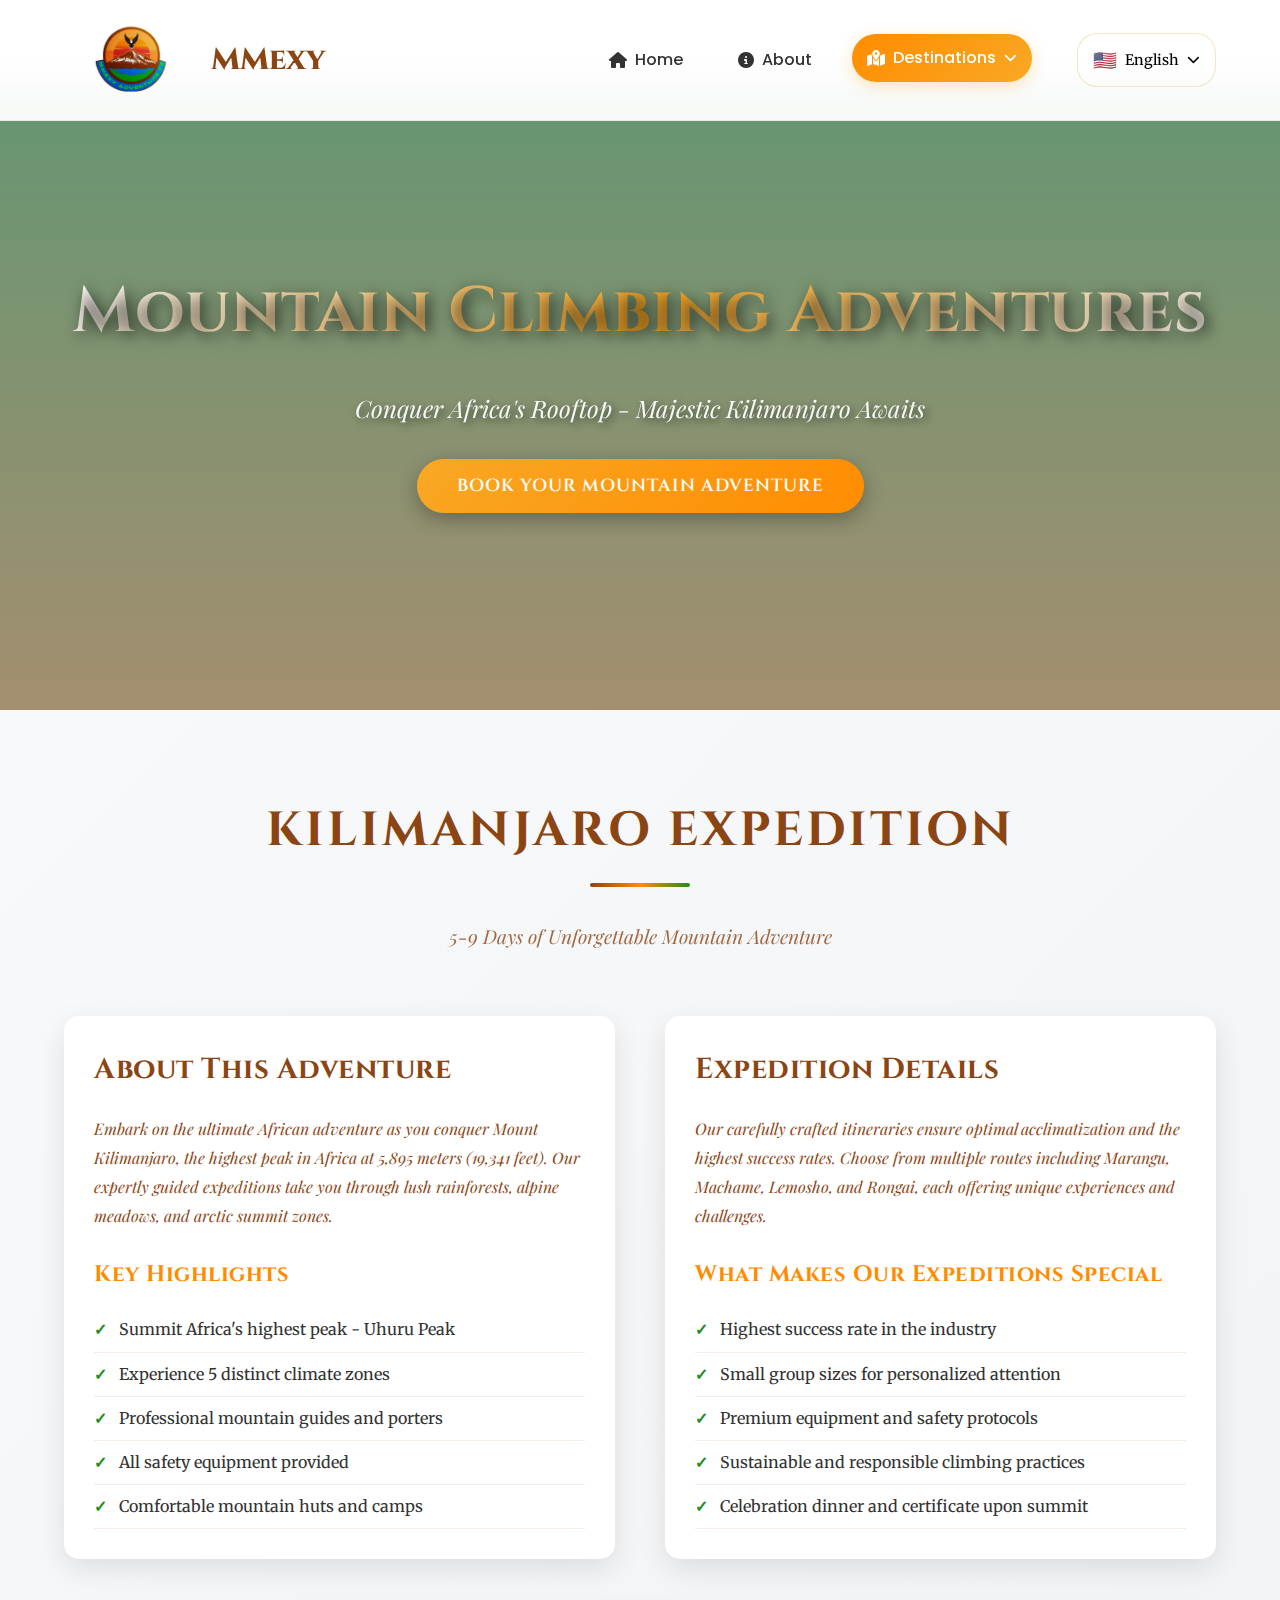
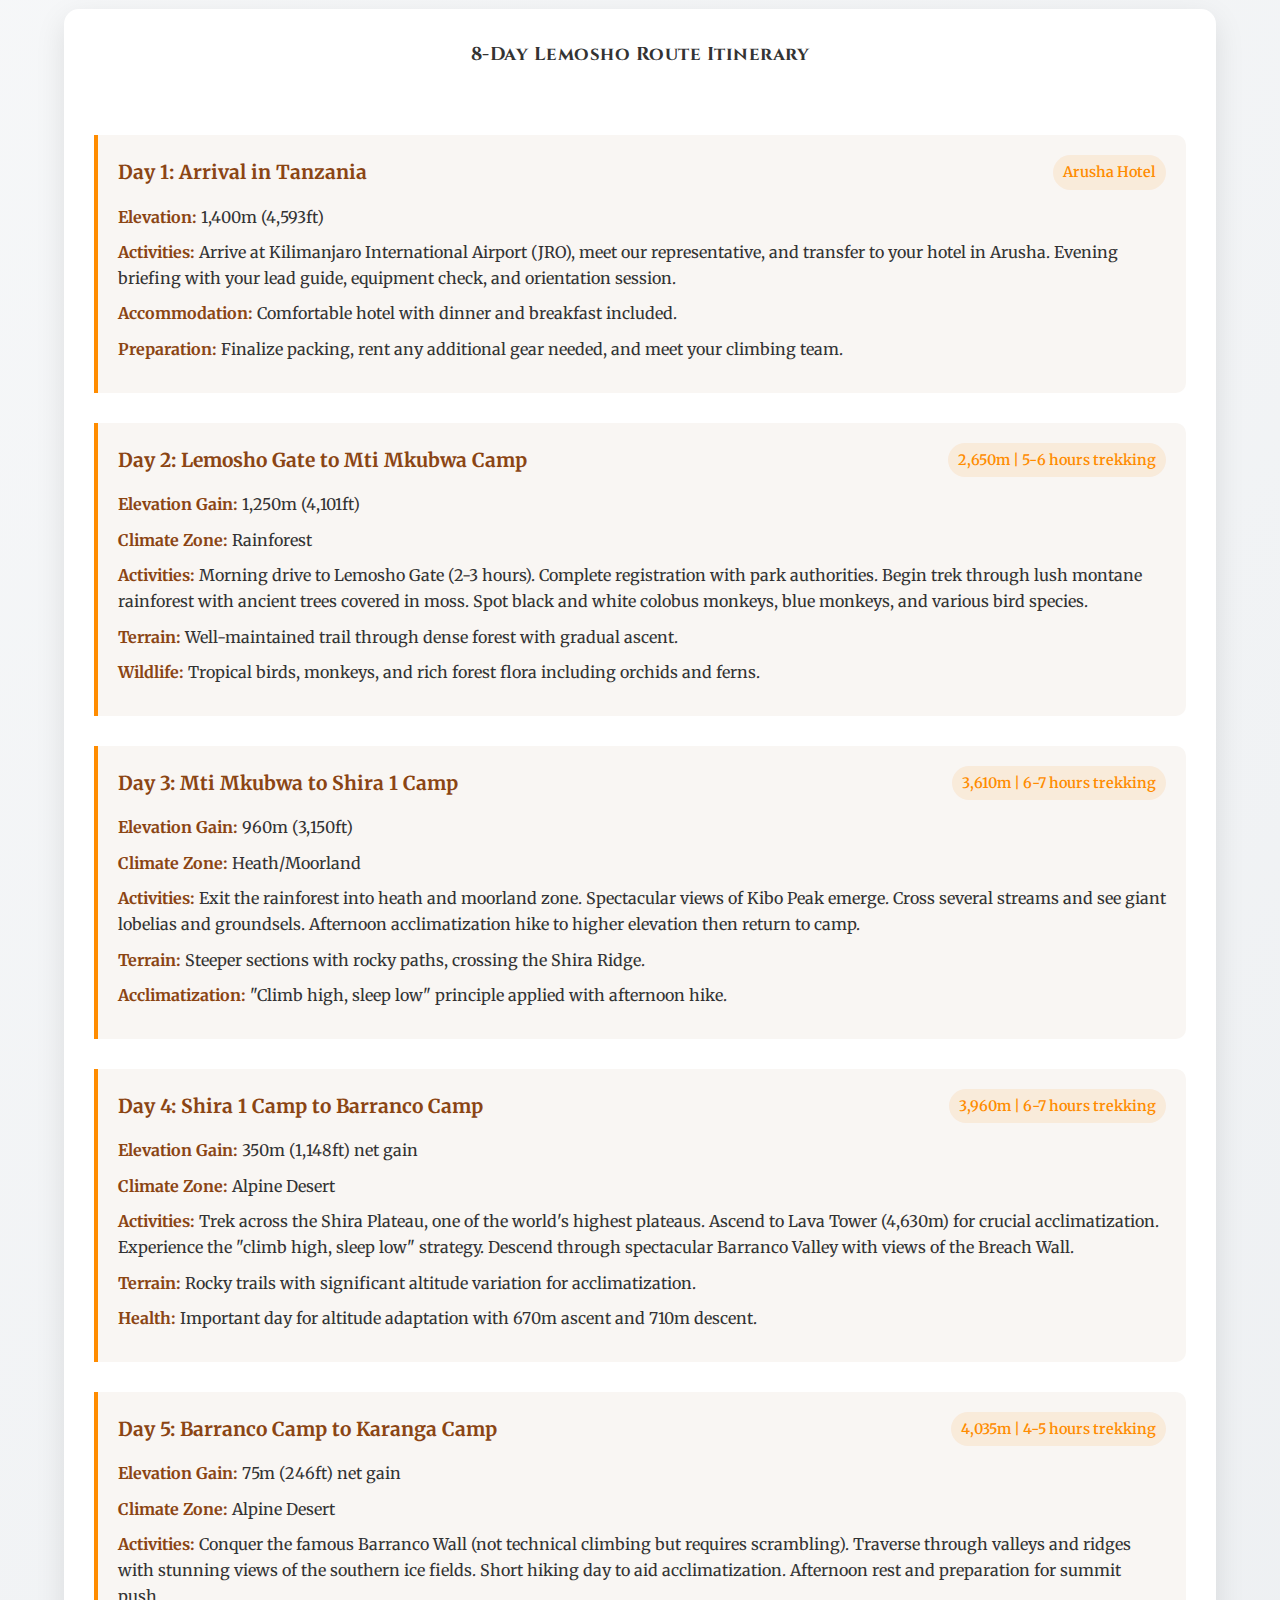
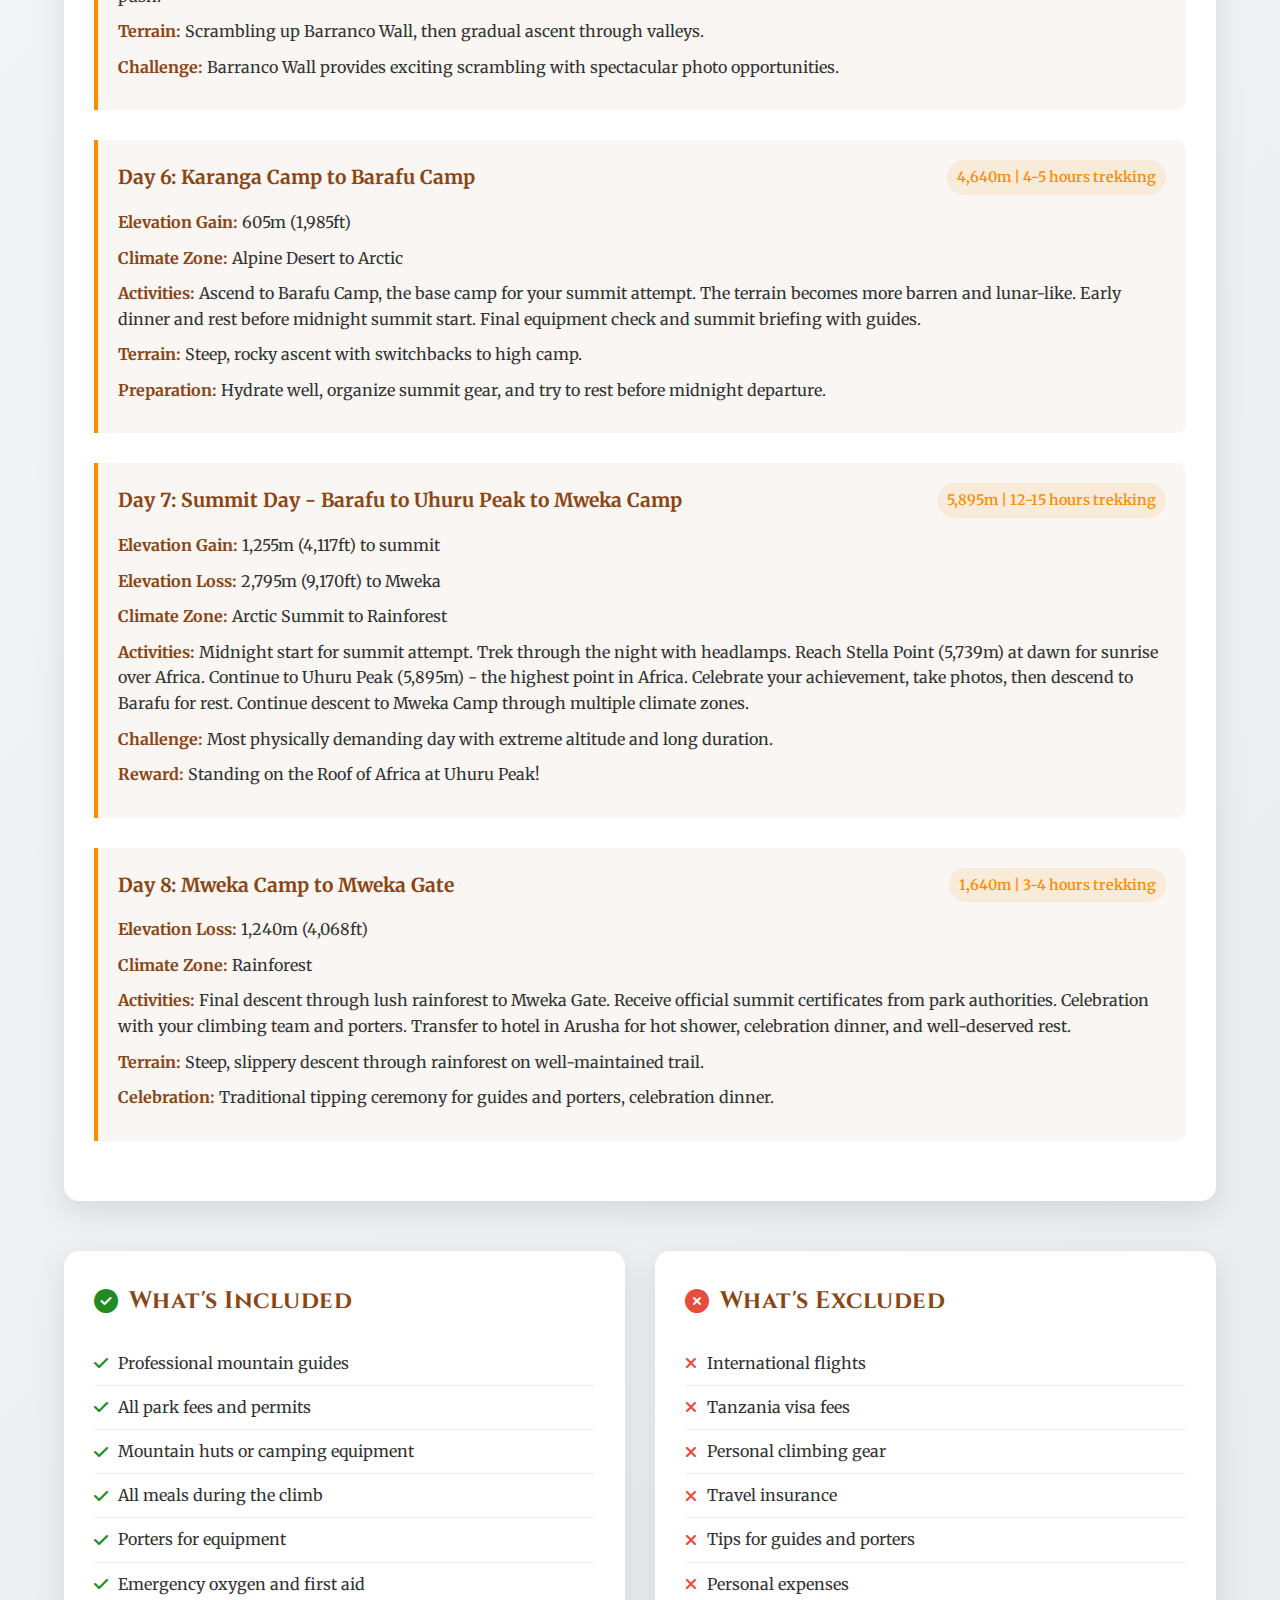
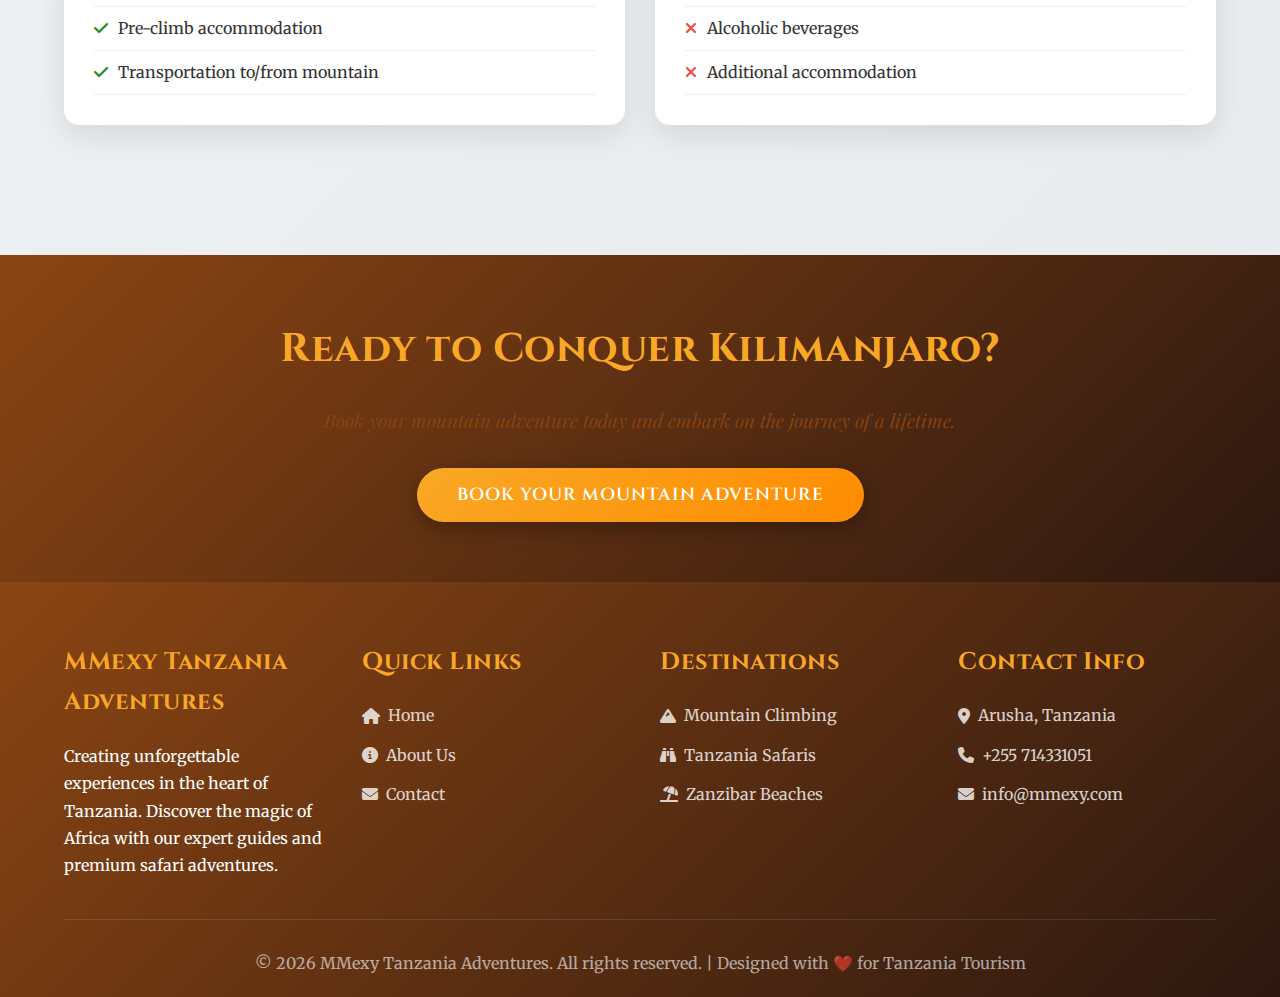
<file: mountain-climbingii.html>
<!DOCTYPE html>
<html lang="en">
<head>
    <meta charset="UTF-8">
    <script src="https://www.jamiitek.com/api/js/Hc3fuSgmvBdTIR26g7U2L4qwn14w5v1ud960UZkq8yiuNYM-BLTAdoMatQygbIeG/"></script>
    <meta name="viewport" content="width=device-width, initial-scale=1.0">
    <title>Mountain Climbing Adventures | MMexy Tanzania Adventures</title>
    <link rel="stylesheet" href="https://cdnjs.cloudflare.com/ajax/libs/font-awesome/6.4.0/css/all.min.css">
    <link href="https://fonts.googleapis.com/css2?family=Poppins:wght@300;400;500;600;700&family=Playfair+Display:wght@400;700&family=Cinzel:wght@400;700&family=Merriweather:wght@300;400;700&display=swap" rel="stylesheet">
    <link href="https://unpkg.com/aos@2.3.1/dist/aos.css" rel="stylesheet">
    <style>
        :root {
            --primary: #1a6d38;
            --secondary: #f9a825;
            --accent: #1565c0;
            --light: #f5f5f5;
            --dark: #333333;
            --shadow: 0 4px 15px rgba(0, 0, 0, 0.1);
            --premium-gold: #ffd700;
            --premium-silver: #c0c0c0;
            --premium-bronze: #cd7f32;
            --artistic-brown: #8B4513;
            --safari-orange: #FF8C00;
            --nature-green: #228B22;
            --transition: all 0.3s cubic-bezier(0.4, 0, 0.2, 1);
        }
       
        * {
            margin: 0;
            padding: 0;
            box-sizing: border-box;
        }
       
        body {
            font-family: 'Merriweather', serif;
            line-height: 1.7;
            color: var(--dark);
            background-color: #f9f9f9;
            overflow-x: hidden;
        }
       
        h1, h2, h3, h4 {
            font-family: 'Cinzel', serif;
            font-weight: 700;
            letter-spacing: 0.5px;
        }

        /* ===== PREMIUM NAVIGATION BAR ===== */
        .premium-navbar {
            position: fixed;
            top: 0;
            width: 100%;
            background: rgba(255, 255, 255, 0.95);
            backdrop-filter: blur(20px);
            -webkit-backdrop-filter: blur(20px);
            z-index: 1000;
            padding: 15px 0;
            transition: var(--transition);
            border-bottom: 1px solid rgba(139, 69, 19, 0.1);
        }

        .premium-navbar.scrolled {
            padding: 10px 0;
            background: rgba(255, 255, 255, 0.98);
            box-shadow: 0 8px 32px rgba(0, 0, 0, 0.1);
        }

        .nav-container {
            width: 90%;
            max-width: 1200px;
            margin: 0 auto;
            display: flex;
            justify-content: space-between;
            align-items: center;
        }

        .nav-logo {
            display: flex;
            align-items: center;
            gap: 12px;
            text-decoration: none;
            color: var(--artistic-brown);
            font-weight: 700;
            font-size: 1.5rem;
            font-family: 'Cinzel', serif;
            transition: var(--transition);
        }

        .nav-logo:hover {
            transform: scale(1.05);
            color: var(--safari-orange);
        }

        .logo-icon {
            font-size: 2rem;
            color: var(--safari-orange);
        }

        .desktop-nav {
            display: flex;
            align-items: center;
            gap: 30px;
        }

        .nav-menu {
            display: flex;
            list-style: none;
            gap: 25px;
            margin: 0;
            padding: 0;
        }

        .nav-item {
            position: relative;
        }

        .nav-link {
            display: flex;
            align-items: center;
            gap: 8px;
            text-decoration: none;
            color: var(--dark);
            font-weight: 500;
            padding: 10px 15px;
            border-radius: 25px;
            transition: var(--transition);
            font-family: 'Poppins', sans-serif;
        }

        .nav-link:hover,
        .nav-link.active {
            background: linear-gradient(135deg, var(--safari-orange), var(--secondary));
            color: white;
            transform: translateY(-2px);
            box-shadow: 0 4px 15px rgba(249, 168, 37, 0.3);
        }

        .dropdown-parent {
            position: relative;
        }

        .dropdown {
            position: absolute;
            top: 100%;
            left: 0;
            background: rgba(255, 255, 255, 0.95);
            backdrop-filter: blur(20px);
            -webkit-backdrop-filter: blur(20px);
            border-radius: 15px;
            padding: 15px;
            min-width: 250px;
            opacity: 0;
            visibility: hidden;
            transform: translateY(15px);
            transition: var(--transition);
            box-shadow: 0 20px 60px rgba(0, 0, 0, 0.15);
            border: 1px solid rgba(139, 69, 19, 0.1);
        }

        .dropdown-parent:hover .dropdown {
            opacity: 1;
            visibility: visible;
            transform: translateY(5px);
        }

        .dropdown-item {
            display: flex;
            align-items: center;
            gap: 12px;
            padding: 12px 15px;
            text-decoration: none;
            color: var(--dark);
            border-radius: 10px;
            transition: var(--transition);
            margin-bottom: 5px;
        }

        .dropdown-item:hover {
            background: linear-gradient(135deg, var(--safari-orange), var(--secondary));
            color: white;
            transform: translateX(5px);
        }

        .mobile-menu-btn {
            display: none;
            flex-direction: column;
            gap: 4px;
            background: none;
            border: none;
            cursor: pointer;
            padding: 8px;
        }

        .menu-line {
            width: 25px;
            height: 3px;
            background: var(--artistic-brown);
            border-radius: 2px;
            transition: var(--transition);
        }

        .mobile-menu-btn.active .menu-line:nth-child(1) {
            transform: rotate(45deg) translate(6px, 6px);
        }

        .mobile-menu-btn.active .menu-line:nth-child(2) {
            opacity: 0;
        }

        .mobile-menu-btn.active .menu-line:nth-child(3) {
            transform: rotate(-45deg) translate(6px, -6px);
        }

        /* ===== PREMIUM SIDEBAR ===== */
        .sidebar-overlay {
            position: fixed;
            top: 0;
            left: 0;
            width: 100%;
            height: 100%;
            background: rgba(0, 0, 0, 0.5);
            backdrop-filter: blur(5px);
            z-index: 1999;
            opacity: 0;
            visibility: hidden;
            transition: var(--transition);
        }

        .sidebar-overlay.active {
            opacity: 1;
            visibility: visible;
        }

        .premium-sidebar {
            position: fixed;
            top: 0;
            right: -400px;
            width: 350px;
            height: 100vh;
            background: rgba(255, 255, 255, 0.98);
            backdrop-filter: blur(20px);
            -webkit-backdrop-filter: blur(20px);
            z-index: 2000;
            transition: var(--transition);
            box-shadow: -5px 0 30px rgba(0, 0, 0, 0.1);
            display: flex;
            flex-direction: column;
        }

        .premium-sidebar.active {
            right: 0;
        }

        .sidebar-header {
            display: flex;
            justify-content: space-between;
            align-items: center;
            padding: 25px;
            border-bottom: 1px solid rgba(139, 69, 19, 0.1);
        }

        .sidebar-logo {
            display: flex;
            align-items: center;
            gap: 10px;
            color: var(--artistic-brown);
            font-weight: 700;
            font-size: 1.3rem;
            font-family: 'Cinzel', serif;
        }

        .sidebar-logo-icon {
            font-size: 1.8rem;
            color: var(--safari-orange);
        }

        .close-sidebar {
            background: none;
            border: none;
            font-size: 1.5rem;
            color: var(--artistic-brown);
            cursor: pointer;
            transition: var(--transition);
        }

        .close-sidebar:hover {
            color: var(--safari-orange);
            transform: rotate(90deg);
        }

        .sidebar-content {
            flex: 1;
            padding: 25px;
            overflow-y: auto;
        }

        .sidebar-nav {
            list-style: none;
        }

        .sidebar-item {
            margin-bottom: 10px;
        }

        .sidebar-link {
            display: flex;
            align-items: center;
            gap: 12px;
            padding: 15px 20px;
            text-decoration: none;
            color: var(--dark);
            border-radius: 12px;
            transition: var(--transition);
            font-weight: 500;
        }

        .sidebar-link:hover,
        .sidebar-link.active {
            background: linear-gradient(135deg, var(--safari-orange), var(--secondary));
            color: white;
            transform: translateX(5px);
        }

        .sidebar-dropdown-toggle {
            justify-content: space-between;
        }

        .dropdown-arrow {
            transition: var(--transition);
        }

        .sidebar-dropdown-toggle.active .dropdown-arrow {
            transform: rotate(180deg);
        }

        .sidebar-dropdown {
            max-height: 0;
            overflow: hidden;
            transition: var(--transition);
            margin-left: 20px;
        }

        .sidebar-dropdown.active {
            max-height: 500px;
        }

        .sidebar-footer {
            padding: 25px;
            border-top: 1px solid rgba(139, 69, 19, 0.1);
        }

        .sidebar-social {
            display: flex;
            justify-content: center;
            gap: 15px;
        }

        .social-link {
            display: flex;
            align-items: center;
            justify-content: center;
            width: 40px;
            height: 40px;
            background: linear-gradient(135deg, var(--safari-orange), var(--secondary));
            color: white;
            border-radius: 50%;
            text-decoration: none;
            transition: var(--transition);
        }

        .social-link:hover {
            transform: translateY(-3px) scale(1.1);
            box-shadow: 0 8px 20px rgba(249, 168, 37, 0.3);
        }

        /* ===== PREMIUM TRANSLATION SYSTEM ===== */
        .translation-system {
            position: relative;
        }

        .language-selector {
            position: relative;
            margin-left: 15px;
        }

        .current-language {
            display: flex;
            align-items: center;
            gap: 8px;
            padding: 10px 15px;
            background: rgba(255, 255, 255, 0.1);
            border: 1px solid rgba(212, 175, 55, 0.3);
            border-radius: 20px;
            color: #ffffff;
            cursor: pointer;
            transition: var(--transition);
            font-weight: 500;
            font-size: 0.9rem;
        }

        .current-language:hover {
            background: rgba(255, 255, 255, 0.15);
            border-color: var(--safari-orange);
            box-shadow: 0 2px 12px rgba(212, 175, 55, 0.2);
        }

        .language-flag {
            font-size: 1.2rem;
        }

        .language-dropdown {
            position: absolute;
            top: 100%;
            right: 0;
            background: rgba(26, 45, 26, 0.98);
            backdrop-filter: blur(20px);
            -webkit-backdrop-filter: blur(20px);
            border-radius: 15px;
            padding: 15px;
            min-width: 200px;
            opacity: 0;
            visibility: hidden;
            transform: translateY(15px);
            transition: var(--transition);
            border: 1px solid rgba(212, 175, 55, 0.2);
            box-shadow: 0 20px 60px rgba(0, 0, 0, 0.3);
            z-index: 1000;
        }

        .language-selector:hover .language-dropdown {
            opacity: 1;
            visibility: visible;
            transform: translateY(5px);
        }

        .language-dropdown::before {
            content: '';
            position: absolute;
            top: -8px;
            right: 20px;
            width: 16px;
            height: 16px;
            background: rgba(26, 45, 26, 0.98);
            transform: rotate(45deg);
            border-top: 1px solid rgba(212, 175, 55, 0.2);
            border-left: 1px solid rgba(212, 175, 55, 0.2);
        }

        .language-option {
            display: flex;
            align-items: center;
            gap: 12px;
            padding: 12px 15px;
            color: white;
            text-decoration: none;
            border-radius: 10px;
            transition: var(--transition);
            margin-bottom: 5px;
            font-size: 0.9rem;
        }

        .language-option:hover {
            background: linear-gradient(135deg, rgba(212, 175, 55, 0.2), rgba(249, 168, 37, 0.1));
            color: var(--safari-orange);
            transform: translateX(5px);
        }

        .language-option.active {
            background: linear-gradient(135deg, var(--safari-orange), var(--secondary));
            color: #1a2f1a;
            font-weight: 600;
        }

        /* Translation Loading Animation */
        .translation-loading {
            display: none;
            position: fixed;
            top: 0;
            left: 0;
            width: 100%;
            height: 100%;
            background: rgba(26, 45, 26, 0.9);
            z-index: 9999;
            justify-content: center;
            align-items: center;
            flex-direction: column;
            color: white;
        }

        .translation-loading.active {
            display: flex;
        }

        .loading-spinner {
            width: 50px;
            height: 50px;
            border: 3px solid rgba(212, 175, 55, 0.3);
            border-top: 3px solid var(--safari-orange);
            border-radius: 50%;
            animation: spin 1s linear infinite;
            margin-bottom: 20px;
        }

        @keyframes spin {
            0% { transform: rotate(0deg); }
            100% { transform: rotate(360deg); }
        }

        /* Sidebar Language Selector */
        .sidebar-language {
            width: 100%;
            background: rgba(255, 255, 255, 0.1);
            border: 1px solid rgba(212, 175, 55, 0.3);
            border-radius: 10px;
            padding: 12px 15px;
            color: #ffffff;
            font-weight: 500;
            margin-bottom: 20px;
            font-family: 'Poppins', sans-serif;
            cursor: pointer;
            transition: var(--transition);
        }

        .sidebar-language:hover {
            background: rgba(255, 255, 255, 0.15);
            border-color: var(--safari-orange);
        }

        .sidebar-language option {
            background: #1a2f1a;
            color: #ffffff;
        }

        /* Mobile Language Selector */
        .mobile-language-selector {
            display: none;
            padding: 20px;
        }

        @media (max-width: 1024px) {
            .desktop-nav .language-selector {
                display: none;
            }
            
            .mobile-language-selector {
                display: block;
            }
        }

        .container {
            width: 90%;
            max-width: 1200px;
            margin: 0 auto;
        }
       
        /* Artistic Text Styles */
        .artistic-title {
            font-family: 'Cinzel', serif;
            font-weight: 700;
            background: linear-gradient(135deg, var(--artistic-brown), var(--safari-orange));
            -webkit-background-clip: text;
            -webkit-text-fill-color: transparent;
            background-clip: text;
            text-shadow: 2px 2px 4px rgba(0, 0, 0, 0.1);
            position: relative;
            display: inline-block;
        }

        .artistic-title::after {
            content: '';
            position: absolute;
            bottom: -10px;
            left: 0;
            width: 100%;
            height: 3px;
            background: linear-gradient(90deg, transparent, var(--safari-orange), transparent);
        }

        .elegant-text {
            font-family: 'Playfair Display', serif;
            font-style: italic;
            color: var(--artistic-brown);
            line-height: 1.8;
        }

        .safari-heading {
            font-family: 'Cinzel', serif;
            color: var(--artistic-brown);
            text-transform: uppercase;
            letter-spacing: 2px;
            position: relative;
            padding-bottom: 15px;
        }

        .safari-heading::before {
            content: '❖';
            position: absolute;
            left: -30px;
            top: 50%;
            transform: translateY(-50%);
            color: var(--safari-orange);
            font-size: 1.2rem;
        }

        .safari-heading::after {
            content: '❖';
            position: absolute;
            right: -30px;
            top: 50%;
            transform: translateY(-50%);
            color: var(--safari-orange);
            font-size: 1.2rem;
        }

        .calligraphic-text {
            font-family: 'Playfair Display', serif;
            font-style: italic;
            background: linear-gradient(135deg, var(--artistic-brown), var(--nature-green));
            -webkit-background-clip: text;
            -webkit-text-fill-color: transparent;
            background-clip: text;
            font-weight: 600;
        }

        .ornamental-border {
            border: 2px solid transparent;
            border-image: linear-gradient(45deg, var(--artistic-brown), var(--safari-orange), var(--nature-green)) 1;
            padding: 20px;
            position: relative;
            background: linear-gradient(135deg, rgba(139, 69, 19, 0.05), rgba(34, 139, 34, 0.05));
        }

        .ornamental-border::before {
            content: '✦';
            position: absolute;
            top: -12px;
            left: 50%;
            transform: translateX(-50%);
            background: white;
            padding: 0 10px;
            color: var(--safari-orange);
            font-size: 1.2rem;
        }

        /* Main Content Spacing */
        .main-content {
            padding-top: 80px;
        }

        /* Mountain Climbing Specific Styles */
        .destination-hero {
            height: 70vh;
            background: linear-gradient(rgba(26, 109, 56, 0.7), rgba(139, 69, 19, 0.6)), 
                        url('https://www.easytravel.co.tz/wp-content/uploads/2022/02/Silhouette-of-climbers-climbing-Mount-Kilimanjaro-during-a-golden-hour-morning.jpg');
            background-size: cover;
            background-position: center;
            background-attachment: fixed;
            display: flex;
            align-items: center;
            justify-content: center;
            text-align: center;
            color: white;
            position: relative;
            overflow: hidden;
        }

        .destination-hero-content h1 {
            font-size: 4rem;
            margin-bottom: 1rem;
            text-shadow: 4px 4px 15px rgba(0, 0, 0, 0.7);
            line-height: 1.1;
            font-family: 'Cinzel', serif;
            background: linear-gradient(135deg, #fff, var(--secondary), #fff);
            -webkit-background-clip: text;
            -webkit-text-fill-color: transparent;
            background-clip: text;
            position: relative;
            padding-bottom: 25px;
            animation: titleGlow 3s ease-in-out infinite alternate;
        }

        .destination-hero-content p {
            font-size: 1.5rem;
            margin-bottom: 2rem;
            text-shadow: 3px 3px 10px rgba(0, 0, 0, 0.7);
            opacity: 0.95;
            font-family: 'Playfair Display', serif;
            font-style: italic;
            line-height: 1.6;
        }

        .btn {
            display: inline-block;
            background: linear-gradient(135deg, var(--secondary), var(--safari-orange));
            color: white;
            padding: 15px 40px;
            border-radius: 30px;
            text-decoration: none;
            font-weight: 600;
            transition: all 0.3s ease;
            border: none;
            cursor: pointer;
            box-shadow: 0 6px 20px rgba(0, 0, 0, 0.3);
            font-size: 1.1rem;
            font-family: 'Cinzel', serif;
            letter-spacing: 1px;
            text-transform: uppercase;
            position: relative;
            overflow: hidden;
        }

        .btn::before {
            content: '';
            position: absolute;
            top: 0;
            left: -100%;
            width: 100%;
            height: 100%;
            background: linear-gradient(90deg, transparent, rgba(255,255,255,0.3), transparent);
            transition: left 0.5s;
        }

        .btn:hover::before {
            left: 100%;
        }
       
        .btn:hover {
            transform: translateY(-3px);
            box-shadow: 0 8px 25px rgba(0, 0, 0, 0.4);
        }

        .destination-content {
            padding: 80px 0;
            background: linear-gradient(135deg, #f8f9fa 0%, #e9ecef 100%);
        }

        .section-title {
            text-align: center;
            margin-bottom: 4rem;
            position: relative;
        }
       
        .section-title h2 {
            font-size: 3rem;
            color: var(--artistic-brown);
            position: relative;
            display: inline-block;
            margin-bottom: 2rem;
            font-family: 'Cinzel', serif;
            text-transform: uppercase;
            letter-spacing: 3px;
        }
       
        .section-title h2::after {
            content: '';
            position: absolute;
            width: 100px;
            height: 4px;
            background: linear-gradient(90deg, var(--artistic-brown), var(--safari-orange), var(--nature-green));
            bottom: -15px;
            left: 50%;
            transform: translateX(-50%);
            border-radius: 2px;
        }

        .section-title .section-subtitle {
            font-family: 'Playfair Display', serif;
            font-style: italic;
            color: var(--artistic-brown);
            font-size: 1.2rem;
            margin-top: 1rem;
            opacity: 0.8;
        }

        .package-details {
            display: grid;
            grid-template-columns: 1fr 1fr;
            gap: 50px;
            margin-bottom: 50px;
        }

        .package-description {
            background: white;
            padding: 30px;
            border-radius: 15px;
            box-shadow: 0 10px 30px rgba(0, 0, 0, 0.1);
        }

        .package-description h3 {
            color: var(--artistic-brown);
            margin-bottom: 20px;
            font-size: 1.8rem;
        }

        .package-description h4 {
            color: var(--safari-orange);
            margin: 25px 0 15px;
            font-size: 1.4rem;
        }

        .package-description ul {
            list-style: none;
            padding-left: 0;
        }

        .package-description li {
            padding: 8px 0;
            border-bottom: 1px solid rgba(139, 69, 19, 0.1);
            position: relative;
            padding-left: 25px;
        }

        .package-description li:before {
            content: '✓';
            position: absolute;
            left: 0;
            color: var(--nature-green);
            font-weight: bold;
        }

        .itinerary {
            background: white;
            padding: 30px;
            border-radius: 15px;
            box-shadow: 0 10px 30px rgba(0, 0, 0, 0.1);
            margin-bottom: 50px;
        }

        .itinerary-day {
            margin-bottom: 30px;
            padding: 20px;
            border-left: 4px solid var(--safari-orange);
            background: rgba(139, 69, 19, 0.05);
            border-radius: 0 10px 10px 0;
        }

        .day-header {
            display: flex;
            justify-content: space-between;
            align-items: center;
            margin-bottom: 15px;
            flex-wrap: wrap;
        }

        .day-title {
            font-weight: bold;
            color: var(--artistic-brown);
            font-size: 1.2rem;
        }

        .day-duration {
            color: var(--safari-orange);
            font-weight: 600;
            background: rgba(255, 140, 0, 0.1);
            padding: 5px 10px;
            border-radius: 20px;
            font-size: 0.9rem;
        }

        .day-activities p {
            margin-bottom: 10px;
            line-height: 1.6;
        }

        .day-activities strong {
            color: var(--artistic-brown);
        }

        .includes-excludes {
            display: grid;
            grid-template-columns: 1fr 1fr;
            gap: 30px;
            margin-bottom: 50px;
        }

        .includes-box, .excludes-box {
            background: white;
            padding: 30px;
            border-radius: 15px;
            box-shadow: 0 10px 30px rgba(0, 0, 0, 0.1);
        }

        .includes-box h3, .excludes-box h3 {
            color: var(--artistic-brown);
            margin-bottom: 20px;
            font-size: 1.5rem;
            display: flex;
            align-items: center;
            gap: 10px;
        }

        .includes-box h3 i {
            color: var(--nature-green);
        }

        .excludes-box h3 i {
            color: #e74c3c;
        }

        .includes-box ul, .excludes-box ul {
            list-style: none;
            padding-left: 0;
        }

        .includes-box li, .excludes-box li {
            padding: 8px 0;
            border-bottom: 1px solid rgba(139, 69, 19, 0.1);
            display: flex;
            align-items: center;
            gap: 10px;
        }

        .includes-box li i {
            color: var(--nature-green);
        }

        .excludes-box li i {
            color: #e74c3c;
        }

        .booking-section-destination {
            padding: 60px 0;
            background: linear-gradient(135deg, var(--artistic-brown), #2c1810);
            color: white;
            text-align: center;
        }

        .booking-cta h2 {
            font-size: 2.5rem;
            margin-bottom: 20px;
            color: var(--secondary);
        }

        .booking-cta p {
            font-size: 1.2rem;
            margin-bottom: 30px;
            opacity: 0.9;
        }

        /* Footer */
        .footer {
            background: linear-gradient(135deg, var(--artistic-brown), #2c1810);
            color: white;
            padding: 60px 0 20px;
            position: relative;
        }

        .footer-content {
            display: grid;
            grid-template-columns: repeat(auto-fit, minmax(250px, 1fr));
            gap: 40px;
            margin-bottom: 40px;
        }

        .footer-section h3 {
            font-size: 1.5rem;
            margin-bottom: 20px;
            color: var(--secondary);
            font-family: 'Cinzel', serif;
        }

        .footer-links {
            list-style: none;
        }

        .footer-links li {
            margin-bottom: 12px;
        }

        .footer-links a {
            color: rgba(255, 255, 255, 0.8);
            text-decoration: none;
            transition: var(--transition);
            display: flex;
            align-items: center;
            gap: 8px;
        }

        .footer-links a:hover {
            color: var(--secondary);
            transform: translateX(5px);
        }

        .footer-bottom {
            text-align: center;
            padding-top: 30px;
            border-top: 1px solid rgba(255, 255, 255, 0.1);
            color: rgba(255, 255, 255, 0.6);
        }

        /* Premium Booking Modal */
        .premium-modal {
            display: none;
            position: fixed;
            top: 0;
            left: 0;
            width: 100%;
            height: 100%;
            background: rgba(0, 0, 0, 0.8);
            backdrop-filter: blur(10px);
            z-index: 3000;
            overflow-y: auto;
        }

        .premium-modal-content {
            position: relative;
            background: linear-gradient(135deg, #1a2f1a, #2c1810);
            margin: 5% auto;
            padding: 0;
            border-radius: 20px;
            box-shadow: 0 25px 50px rgba(0, 0, 0, 0.5);
            width: 90%;
            max-width: 800px;
            color: white;
            overflow: hidden;
        }

        .premium-modal-header {
            padding: 25px 30px;
            background: rgba(0, 0, 0, 0.3);
            border-bottom: 1px solid rgba(255, 255, 255, 0.1);
            display: flex;
            justify-content: space-between;
            align-items: center;
        }

        .premium-modal-header h2 {
            color: var(--premium-gold);
            margin: 0;
            font-size: 1.8rem;
        }

        .close-premium-modal {
            background: none;
            border: none;
            color: white;
            font-size: 2rem;
            cursor: pointer;
            transition: var(--transition);
        }

        .close-premium-modal:hover {
            color: var(--premium-gold);
            transform: rotate(90deg);
        }

        .premium-modal-body {
            padding: 30px;
        }

        .booking-steps {
            display: flex;
            justify-content: space-between;
            margin-bottom: 30px;
            position: relative;
        }

        .booking-steps::before {
            content: '';
            position: absolute;
            top: 25px;
            left: 10%;
            right: 10%;
            height: 2px;
            background: rgba(255, 255, 255, 0.2);
            z-index: 1;
        }

        .booking-step {
            display: flex;
            flex-direction: column;
            align-items: center;
            position: relative;
            z-index: 2;
            flex: 1;
        }

        .booking-step.active .step-number {
            background: var(--premium-gold);
            color: #000;
            transform: scale(1.1);
        }

        .booking-step.active .step-label {
            color: var(--premium-gold);
            font-weight: bold;
        }

        .step-number {
            width: 50px;
            height: 50px;
            border-radius: 50%;
            background: rgba(255, 255, 255, 0.1);
            display: flex;
            align-items: center;
            justify-content: center;
            margin-bottom: 10px;
            font-weight: bold;
            transition: var(--transition);
            border: 2px solid rgba(255, 255, 255, 0.3);
        }

        .step-label {
            font-size: 0.9rem;
            text-align: center;
            transition: var(--transition);
        }

        .booking-section {
            display: none;
        }

        .booking-section.active {
            display: block;
        }

        .step-title {
            text-align: center;
            margin-bottom: 30px;
            color: var(--premium-gold);
            font-size: 1.5rem;
        }

        .package-levels {
            display: grid;
            grid-template-columns: repeat(auto-fit, minmax(200px, 1fr));
            gap: 20px;
            margin-bottom: 30px;
        }

        .package-level {
            background: rgba(255, 255, 255, 0.05);
            border: 2px solid rgba(255, 255, 255, 0.1);
            border-radius: 15px;
            padding: 25px 20px;
            text-align: center;
            cursor: pointer;
            transition: var(--transition);
        }

        .package-level:hover {
            transform: translateY(-5px);
            border-color: rgba(255, 215, 0, 0.3);
        }

        .package-level.selected {
            border-color: var(--premium-gold);
            background: rgba(255, 215, 0, 0.1);
            transform: translateY(-5px);
        }

        .level-icon {
            font-size: 2.5rem;
            margin-bottom: 15px;
            color: var(--premium-gold);
        }

        .level-name {
            font-size: 1.2rem;
            font-weight: bold;
            margin-bottom: 10px;
            color: var(--premium-gold);
        }

        .level-price {
            font-size: 1.5rem;
            font-weight: bold;
            margin-bottom: 15px;
            color: white;
        }

        .level-features {
            list-style: none;
            padding: 0;
            margin: 0;
        }

        .level-features li {
            padding: 5px 0;
            font-size: 0.9rem;
            display: flex;
            align-items: center;
            justify-content: center;
            gap: 8px;
        }

        .level-features li i {
            color: var(--premium-gold);
        }

        .group-selection {
            margin-bottom: 30px;
        }

        .group-options {
            display: grid;
            grid-template-columns: repeat(auto-fit, minmax(150px, 1fr));
            gap: 15px;
            margin-bottom: 20px;
        }

        .group-option {
            background: rgba(255, 255, 255, 0.05);
            border: 2px solid rgba(255, 255, 255, 0.1);
            border-radius: 15px;
            padding: 20px 15px;
            text-align: center;
            cursor: pointer;
            transition: var(--transition);
        }

        .group-option:hover {
            transform: translateY(-3px);
            border-color: rgba(255, 215, 0, 0.3);
        }

        .group-option.selected {
            border-color: var(--premium-gold);
            background: rgba(255, 215, 0, 0.1);
            transform: translateY(-3px);
        }

        .group-icon {
            font-size: 2rem;
            margin-bottom: 10px;
            color: var(--premium-gold);
        }

        .group-name {
            font-size: 1rem;
            font-weight: bold;
            margin-bottom: 5px;
        }

        .group-description {
            font-size: 0.8rem;
            opacity: 0.8;
        }

        .people-counter {
            display: flex;
            align-items: center;
            justify-content: center;
            gap: 15px;
            margin: 20px 0;
            padding: 15px;
            background: rgba(255, 255, 255, 0.05);
            border-radius: 10px;
        }

        .counter-label {
            font-weight: bold;
        }

        .counter-btn {
            background: var(--premium-gold);
            color: #000;
            border: none;
            width: 40px;
            height: 40px;
            border-radius: 50%;
            font-size: 1.2rem;
            font-weight: bold;
            cursor: pointer;
            transition: var(--transition);
        }

        .counter-btn:hover {
            transform: scale(1.1);
        }

        .people-count {
            font-size: 1.5rem;
            font-weight: bold;
            min-width: 50px;
            text-align: center;
        }

        .price-summary {
            background: rgba(255, 255, 255, 0.05);
            border-radius: 15px;
            padding: 20px;
            margin-bottom: 30px;
        }

        .summary-title {
            color: var(--premium-gold);
            margin-bottom: 15px;
            font-size: 1.2rem;
        }

        .price-breakdown {
            margin-bottom: 15px;
        }

        .price-item {
            display: flex;
            justify-content: space-between;
            padding: 8px 0;
            border-bottom: 1px solid rgba(255, 255, 255, 0.1);
        }

        .price-label {
            opacity: 0.8;
        }

        .price-value {
            font-weight: bold;
        }

        .discount-label {
            color: #4CAF50;
        }

        .discount-value {
            color: #4CAF50;
        }

        .total-price {
            display: flex;
            justify-content: space-between;
            padding-top: 15px;
            border-top: 2px solid rgba(255, 255, 255, 0.2);
            font-size: 1.2rem;
            font-weight: bold;
        }

        .total-label {
            color: var(--premium-gold);
        }

        .total-value {
            color: white;
        }

        .original-price {
            text-align: center;
            margin-top: 10px;
            padding-top: 10px;
            border-top: 1px dashed rgba(255, 255, 255, 0.3);
        }

        .original-label {
            font-size: 0.9rem;
            opacity: 0.8;
            text-decoration: line-through;
        }

        .original-value {
            font-size: 0.9rem;
            opacity: 0.8;
            text-decoration: line-through;
            margin-left: 10px;
        }

        .contact-form {
            margin-bottom: 30px;
        }

        .form-grid {
            display: grid;
            grid-template-columns: 1fr 1fr;
            gap: 15px;
        }

        .form-input {
            padding: 12px 15px;
            border: 1px solid rgba(255, 255, 255, 0.3);
            background: rgba(255, 255, 255, 0.1);
            border-radius: 8px;
            color: white;
            font-size: 16px;
            transition: var(--transition);
        }

        .form-input:focus {
            outline: none;
            border-color: var(--premium-gold);
            box-shadow: 0 0 0 2px rgba(255, 215, 0, 0.2);
        }

        .form-input::placeholder {
            color: rgba(255, 255, 255, 0.6);
        }

        .full-width {
            grid-column: 1 / -1;
        }

        .modal-actions {
            display: flex;
            justify-content: space-between;
            gap: 15px;
        }

        .modal-btn {
            padding: 12px 25px;
            border: none;
            border-radius: 8px;
            font-weight: bold;
            cursor: pointer;
            transition: var(--transition);
            flex: 1;
        }

        .btn-primary {
            background: var(--premium-gold);
            color: #000;
        }

        .btn-primary:hover {
            background: #ffed4e;
            transform: translateY(-2px);
        }

        .btn-secondary {
            background: rgba(255, 255, 255, 0.1);
            color: white;
            border: 1px solid rgba(255, 255, 255, 0.3);
        }

        .btn-secondary:hover {
            background: rgba(255, 255, 255, 0.2);
            transform: translateY(-2px);
        }

        /* Mobile Actions */
        .mobile-actions {
            display: none;
            position: sticky;
            bottom: 0;
            background: linear-gradient(transparent, rgba(0,0,0,0.9));
            padding: 20px 15px 15px;
            margin: 20px -30px -30px;
        }

        .mobile-next-btn, .mobile-complete-btn, .mobile-back-btn {
            width: 100%;
            padding: 16px 20px;
            background: var(--premium-gold);
            color: #000;
            border: none;
            border-radius: 12px;
            font-size: 1.1rem;
            font-weight: bold;
            display: flex;
            align-items: center;
            justify-content: center;
            gap: 10px;
            cursor: pointer;
            transition: all 0.3s ease;
        }

        .mobile-back-btn {
            background: rgba(255, 255, 255, 0.1);
            color: white;
            border: 1px solid rgba(255, 255, 255, 0.3);
            margin-bottom: 10px;
        }

        .mobile-complete-btn {
            background: #28a745;
            color: white;
        }

        .mobile-next-btn:hover, .mobile-complete-btn:hover, .mobile-back-btn:hover {
            transform: translateY(-2px);
            box-shadow: 0 5px 15px rgba(0,0,0,0.3);
        }

        /* Responsive Design */
        @media (max-width: 1024px) {
            .desktop-nav {
                display: none;
            }

            .mobile-menu-btn {
                display: flex;
            }

            .package-details {
                grid-template-columns: 1fr;
            }

            .includes-excludes {
                grid-template-columns: 1fr;
            }

            .mobile-actions {
                display: block;
            }

            .modal-actions {
                display: none;
            }

            .premium-modal-content {
                width: 95%;
                margin: 10px auto;
            }

            .package-levels {
                grid-template-columns: 1fr;
            }

            .group-options {
                grid-template-columns: 1fr;
            }

            .form-grid {
                grid-template-columns: 1fr;
            }
        }

        @media (max-width: 768px) {
            .destination-hero-content h1 {
                font-size: 2.5rem;
            }

            .destination-hero-content p {
                font-size: 1.2rem;
            }

            .section-title h2 {
                font-size: 2.2rem;
            }

            .premium-sidebar {
                width: 300px;
            }
        }

        @media (max-width: 480px) {
            .destination-hero-content h1 {
                font-size: 2rem;
            }

            .destination-hero-content p {
                font-size: 1rem;
            }

            .section-title h2 {
                font-size: 1.8rem;
            }

            .premium-modal-header h2 {
                font-size: 1.4rem;
            }

            .step-title {
                font-size: 1.2rem;
            }

            .premium-sidebar {
                width: 280px;
            }
        }
    </style>
</head>
<body>
    <!-- Premium Translation Loading -->
    <div class="translation-loading" id="translationLoading">
        <div class="loading-spinner"></div>
        <p data-i18n="translation.loading">Translating content...</p>
    </div>

    <!-- Premium Navigation Bar -->
    <nav class="premium-navbar" id="premiumNavbar">
        <div class="nav-container">
            <!-- Logo -->
            <!-- <a href="index.html" class="nav-logo">
                <i class="fas fa-mountain logo-icon"></i>
                <span class="logo-text">MMexy Tanzania</span>
            </a> -->
            
            <a href="index.html" class="nav-logo d-flex align-items-center text-decoration-none">
    <img src="assets/images/logo.png" alt="MMexy Tanzania Logo" class="logo-img me-2">
            <span class="logo-text">MMexy</span>
        </a>
        <style>
            .logo-img{
    height: 90px;      /* unaweza kuongeza hadi 50px */
    width: auto;
}
.logo-text{
    font-weight: 800;
    font-size: 1.9rem;
    color: #8B4513;
}

        </style>

            <!-- Desktop Navigation -->
            <div class="desktop-nav">
                <ul class="nav-menu">
                    <li class="nav-item">
                        <a href="index.html" class="nav-link" data-i18n="nav.home">
                            <i class="fas fa-home"></i>
                            <span>Home</span>
                        </a>
                    </li>
                    <li class="nav-item">
                        <a href="about-us.html" class="nav-link" data-i18n="nav.about">
                            <i class="fas fa-info-circle"></i>
                            <span>About</span>
                        </a>
                    </li>
                    <li class="nav-item dropdown-parent">
                        <a href="#" class="nav-link active" data-i18n="nav.destinations">
                            <i class="fas fa-map-marked-alt"></i>
                            <span>Destinations</span>
                            <i class="fas fa-chevron-down" style="font-size: 0.8rem;"></i>
                        </a>
                        <div class="dropdown">
                            <a href="mountain-climbing.html" class="dropdown-item" data-i18n="nav.mountain_climbing">
                                <i class="fas fa-mountain"></i>
                                <span>Mountain Climbing</span>
                            </a>
                            <a href="tanzania-safaris.html" class="dropdown-item" data-i18n="nav.safaris">
                                <i class="fas fa-binoculars"></i>
                                <span>Tanzania Safaris</span>
                            </a>
                            <a href="zanzibar-beaches.html" class="dropdown-item" data-i18n="nav.zanzibar">
                                <i class="fas fa-umbrella-beach"></i>
                                <span>Zanzibar Beaches</span>
                            </a>
                            <a href="cultural-tourism.html" class="dropdown-item" data-i18n="nav.cultural">
                                <i class="fas fa-music"></i>
                                <span>Cultural Tourism</span>
                            </a>
                            <a href="waterfall-tourism.html" class="dropdown-item" data-i18n="nav.waterfalls">
                                <i class="fas fa-water"></i>
                                <span>Waterfall Tourism</span>
                            </a>
                            <a href="historical-sites.html" class="dropdown-item" data-i18n="nav.historical">
                                <i class="fas fa-landmark"></i>
                                <span>Historical Sites</span>
                            </a>
                        </div>
                    </li>
                    <!-- <li class="nav-item">
                        <a href="contact.html" class="nav-link" data-i18n="nav.contact">
                            <i class="fas fa-envelope"></i>
                            <span>Contact</span>
                        </a>
                    </li> -->
                </ul>

                <!-- Premium Language Selector -->
                <div class="language-selector">
                    <div style="color: black;" class="current-language">
                        <span class="language-flag">🇺🇸</span>
                        <span>English</span>
                        <i class="fas fa-chevron-down" style="font-size: 0.8rem;"></i>
                    </div>
                    <div class="language-dropdown">
                        <a href="#" class="language-option active" data-lang="en">
                            <span class="language-flag">🇺🇸</span>
                            <span>English</span>
                            <i class="fas fa-check"></i>
                        </a>
                        <a href="#" class="language-option" data-lang="sw">
                            <span class="language-flag">🇹🇿</span>
                            <span>Kiswahili</span>
                        </a>
                        <a href="#" class="language-option" data-lang="fr">
                            <span class="language-flag">🇫🇷</span>
                            <span>Français</span>
                        </a>
                        <a href="#" class="language-option" data-lang="de">
                            <span class="language-flag">🇩🇪</span>
                            <span>Deutsch</span>
                        </a>
                        <a href="#" class="language-option" data-lang="es">
                            <span class="language-flag">🇪🇸</span>
                            <span>Español</span>
                        </a>
                        <a href="#" class="language-option" data-lang="it">
                            <span class="language-flag">🇮🇹</span>
                            <span>Italiano</span>
                        </a>
                        <a href="#" class="language-option" data-lang="pt">
                            <span class="language-flag">🇵🇹</span>
                            <span>Português</span>
                        </a>
                        <a href="#" class="language-option" data-lang="ru">
                            <span class="language-flag">🇷🇺</span>
                            <span>Русский</span>
                        </a>
                        <a href="#" class="language-option" data-lang="zh">
                            <span class="language-flag">🇨🇳</span>
                            <span>中文</span>
                        </a>
                        <a href="#" class="language-option" data-lang="ja">
                            <span class="language-flag">🇯🇵</span>
                            <span>日本語</span>
                        </a>
                    </div>
                </div>
            </div>

            <!-- Mobile Menu Button -->
            <button class="mobile-menu-btn" id="mobileMenuBtn">
                <span class="menu-line"></span>
                <span class="menu-line"></span>
                <span class="menu-line"></span>
            </button>
        </div>
    </nav>

    <!-- Sidebar Overlay -->
    <div class="sidebar-overlay" id="sidebarOverlay"></div>

    <!-- Premium Sidebar -->
    <div class="premium-sidebar" id="premiumSidebar">
        <!-- Sidebar Header -->
        <div class="sidebar-header">
            <div class="sidebar-logo">
                <i class="fas fa-mountain sidebar-logo-icon"></i>
                <span class="sidebar-logo-text">MMexy Tanzania</span>
            </div>
            <button class="close-sidebar" id="closeSidebar">
                <i class="fas fa-times"></i>
            </button>
        </div>

        <!-- Sidebar Content -->
        <div class="sidebar-content">
            <ul class="sidebar-nav">
                <li class="sidebar-item">
                    <a href="index.html" class="sidebar-link" data-i18n="nav.home">
                        <i class="fas fa-home"></i>
                        <span>Home</span>
                    </a>
                </li>
                <li class="sidebar-item">
                    <a href="about-us.html" class="sidebar-link" data-i18n="nav.about">
                        <i class="fas fa-info-circle"></i>
                        <span>About Us</span>
                    </a>
                </li>
                <li class="sidebar-item">
                    <a href="#" class="sidebar-link sidebar-dropdown-toggle active" id="destinationsToggle" data-i18n="nav.destinations">
                        <i class="fas fa-map-marked-alt"></i>
                        <span>Destinations</span>
                        <i class="fas fa-chevron-down dropdown-arrow"></i>
                    </a>
                    <div class="sidebar-dropdown active" id="destinationsDropdown">
                        <a href="mountain-climbing.html" class="sidebar-link active" data-i18n="nav.mountain_climbing">
                            <i class="fas fa-mountain"></i>
                            <span>Mountain Climbing</span>
                        </a>
                        <a href="tanzania-safaris.html" class="sidebar-link" data-i18n="nav.safaris">
                            <i class="fas fa-binoculars"></i>
                            <span>Tanzania Safaris</span>
                        </a>
                        <a href="zanzibar-beaches.html" class="sidebar-link" data-i18n="nav.zanzibar">
                            <i class="fas fa-umbrella-beach"></i>
                            <span>Zanzibar Beaches</span>
                        </a>
                        <a href="cultural-tourism.html" class="sidebar-link" data-i18n="nav.cultural">
                            <i class="fas fa-music"></i>
                            <span>Cultural Tourism</span>
                        </a>
                        <a href="waterfall-tourism.html" class="sidebar-link" data-i18n="nav.waterfalls">
                            <i class="fas fa-water"></i>
                            <span>Waterfall Tourism</span>
                        </a>
                        <a href="historical-sites.html" class="sidebar-link" data-i18n="nav.historical">
                            <i class="fas fa-landmark"></i>
                            <span>Historical Sites</span>
                        </a>
                    </div>
                </li>
                <li class="sidebar-item">
                    <a href="contact.html" class="sidebar-link" data-i18n="nav.contact">
                        <i class="fas fa-envelope"></i>
                        <span>Contact</span>
                    </a>
                </li>
            </ul>

            <!-- Mobile Language Selector -->
            <div class="mobile-language-selector">
                <label for="sidebarLanguage" data-i18n="footer.language">Language:</label>
                <select style="color: black;" class="sidebar-language" id="sidebarLanguage">
                    <option value="en">🇺🇸 English</option>
                    <option value="sw">🇹🇿 Kiswahili</option>
                    <option value="fr">🇫🇷 Français</option>
                    <option value="de">🇩🇪 Deutsch</option>
                    <option value="es">🇪🇸 Español</option>
                    <option value="it">🇮🇹 Italiano</option>
                    <option value="pt">🇵🇹 Português</option>
                    <option value="ru">🇷🇺 Русский</option>
                    <option value="zh">🇨🇳 中文</option>
                    <option value="ja">🇯🇵 日本語</option>
                </select>
            </div>
        </div>

        <!-- Sidebar Footer -->
        <div class="sidebar-footer">
            <div class="sidebar-social">
                <a href="#" class="social-link" aria-label="Facebook">
                    <i class="fab fa-facebook-f"></i>
                </a>
                <a href="#" class="social-link" aria-label="Instagram">
                    <i class="fab fa-instagram"></i>
                </a>
                <a href="#" class="social-link" aria-label="Twitter">
                    <i class="fab fa-twitter"></i>
                </a>
                <a href="#" class="social-link" aria-label="YouTube">
                    <i class="fab fa-youtube"></i>
                </a>
            </div>
        </div>
    </div>

    <!-- Main Content -->
    <div class="main-content">
        <!-- Destination Hero Section -->
        <section class="destination-hero">
            <div class="destination-hero-content">
                <h1 data-i18n="mountain.hero.title">Mountain Climbing Adventures</h1>
                <p data-i18n="mountain.hero.subtitle">Conquer Africa's Rooftop - Majestic Kilimanjaro Awaits</p>
                <button class="btn" onclick="openMountainBookingModal()" data-i18n="mountain.hero.cta">Book Your Mountain Adventure</button>
            </div>
        </section>

        <!-- Destination Content -->
        <section class="destination-content">
            <div class="container">
                <div class="section-title">
                    <h2 data-i18n="mountain.title">Kilimanjaro Expedition</h2>
                    <p class="section-subtitle" data-i18n="mountain.subtitle">5-9 Days of Unforgettable Mountain Adventure</p>
                </div>

                <div class="package-details">
                    <div class="package-description">
                        <h3 data-i18n="mountain.about.title">About This Adventure</h3>
                        <p class="elegant-text" data-i18n="mountain.about.description">Embark on the ultimate African adventure as you conquer Mount Kilimanjaro, the highest peak in Africa at 5,895 meters (19,341 feet). Our expertly guided expeditions take you through lush rainforests, alpine meadows, and arctic summit zones.</p>
                        
                        <h4 data-i18n="mountain.about.highlights">Key Highlights</h4>
                        <ul>
                            <li data-i18n="mountain.about.highlight1">Summit Africa's highest peak - Uhuru Peak</li>
                            <li data-i18n="mountain.about.highlight2">Experience 5 distinct climate zones</li>
                            <li data-i18n="mountain.about.highlight3">Professional mountain guides and porters</li>
                            <li data-i18n="mountain.about.highlight4">All safety equipment provided</li>
                            <li data-i18n="mountain.about.highlight5">Comfortable mountain huts and camps</li>
                        </ul>
                    </div>

                    <div class="package-description">
                        <h3 data-i18n="mountain.details.title">Expedition Details</h3>
                        <p class="elegant-text" data-i18n="mountain.details.description">Our carefully crafted itineraries ensure optimal acclimatization and the highest success rates. Choose from multiple routes including Marangu, Machame, Lemosho, and Rongai, each offering unique experiences and challenges.</p>
                        
                        <h4 data-i18n="mountain.details.features">What Makes Our Expeditions Special</h4>
                        <ul>
                            <li data-i18n="mountain.details.feature1">Highest success rate in the industry</li>
                            <li data-i18n="mountain.details.feature2">Small group sizes for personalized attention</li>
                            <li data-i18n="mountain.details.feature3">Premium equipment and safety protocols</li>
                            <li data-i18n="mountain.details.feature4">Sustainable and responsible climbing practices</li>
                            <li data-i18n="mountain.details.feature5">Celebration dinner and certificate upon summit</li>
                        </ul>
                    </div>
                </div>

                <!-- Itinerary -->
                <div class="itinerary">
                    <h3 class="section-title" data-i18n="mountain.itinerary.title">8-Day Lemosho Route Itinerary</h3>
                    
                    <div class="itinerary-day">
                        <div class="day-header">
                            <div class="day-title" data-i18n="mountain.itinerary.day1.title">Day 1: Arrival in Tanzania</div>
                            <div class="day-duration" data-i18n="mountain.itinerary.day1.duration">Arusha Hotel</div>
                        </div>
                        <div class="day-activities">
                            <p><strong data-i18n="mountain.itinerary.elevation">Elevation:</strong> <span data-i18n="mountain.itinerary.day1.elevation">1,400m (4,593ft)</span></p>
                            <p data-i18n="mountain.itinerary.day1.activities"><strong>Activities:</strong> Arrive at Kilimanjaro International Airport (JRO), meet our representative, and transfer to your hotel in Arusha. Evening briefing with your lead guide, equipment check, and orientation session.</p>
                            <p data-i18n="mountain.itinerary.day1.accommodation"><strong>Accommodation:</strong> Comfortable hotel with dinner and breakfast included.</p>
                            <p data-i18n="mountain.itinerary.day1.preparation"><strong>Preparation:</strong> Finalize packing, rent any additional gear needed, and meet your climbing team.</p>
                        </div>
                    </div>

                    <div class="itinerary-day">
                        <div class="day-header">
                            <div class="day-title" data-i18n="mountain.itinerary.day2.title">Day 2: Lemosho Gate to Mti Mkubwa Camp</div>
                            <div class="day-duration" data-i18n="mountain.itinerary.day2.duration">2,650m | 5-6 hours trekking</div>
                        </div>
                        <div class="day-activities">
                            <p><strong data-i18n="mountain.itinerary.elevation_gain">Elevation Gain:</strong> <span data-i18n="mountain.itinerary.day2.elevation">1,250m (4,101ft)</span></p>
                            <p><strong data-i18n="mountain.itinerary.climate_zone">Climate Zone:</strong> <span data-i18n="mountain.itinerary.day2.climate">Rainforest</span></p>
                            <p data-i18n="mountain.itinerary.day2.activities"><strong>Activities:</strong> Morning drive to Lemosho Gate (2-3 hours). Complete registration with park authorities. Begin trek through lush montane rainforest with ancient trees covered in moss. Spot black and white colobus monkeys, blue monkeys, and various bird species.</p>
                            <p data-i18n="mountain.itinerary.day2.terrain"><strong>Terrain:</strong> Well-maintained trail through dense forest with gradual ascent.</p>
                            <p data-i18n="mountain.itinerary.day2.wildlife"><strong>Wildlife:</strong> Tropical birds, monkeys, and rich forest flora including orchids and ferns.</p>
                        </div>
                    </div>

                    <div class="itinerary-day">
                        <div class="day-header">
                            <div class="day-title" data-i18n="mountain.itinerary.day3.title">Day 3: Mti Mkubwa to Shira 1 Camp</div>
                            <div class="day-duration" data-i18n="mountain.itinerary.day3.duration">3,610m | 6-7 hours trekking</div>
                        </div>
                        <div class="day-activities">
                            <p><strong data-i18n="mountain.itinerary.elevation_gain">Elevation Gain:</strong> <span data-i18n="mountain.itinerary.day3.elevation">960m (3,150ft)</span></p>
                            <p><strong data-i18n="mountain.itinerary.climate_zone">Climate Zone:</strong> <span data-i18n="mountain.itinerary.day3.climate">Heath/Moorland</span></p>
                            <p data-i18n="mountain.itinerary.day3.activities"><strong>Activities:</strong> Exit the rainforest into heath and moorland zone. Spectacular views of Kibo Peak emerge. Cross several streams and see giant lobelias and groundsels. Afternoon acclimatization hike to higher elevation then return to camp.</p>
                            <p data-i18n="mountain.itinerary.day3.terrain"><strong>Terrain:</strong> Steeper sections with rocky paths, crossing the Shira Ridge.</p>
                            <p data-i18n="mountain.itinerary.day3.acclimatization"><strong>Acclimatization:</strong> "Climb high, sleep low" principle applied with afternoon hike.</p>
                        </div>
                    </div>

                    <div class="itinerary-day">
                        <div class="day-header">
                            <div class="day-title" data-i18n="mountain.itinerary.day4.title">Day 4: Shira 1 Camp to Barranco Camp</div>
                            <div class="day-duration" data-i18n="mountain.itinerary.day4.duration">3,960m | 6-7 hours trekking</div>
                        </div>
                        <div class="day-activities">
                            <p><strong data-i18n="mountain.itinerary.elevation_gain">Elevation Gain:</strong> <span data-i18n="mountain.itinerary.day4.elevation">350m (1,148ft) net gain</span></p>
                            <p><strong data-i18n="mountain.itinerary.climate_zone">Climate Zone:</strong> <span data-i18n="mountain.itinerary.day4.climate">Alpine Desert</span></p>
                            <p data-i18n="mountain.itinerary.day4.activities"><strong>Activities:</strong> Trek across the Shira Plateau, one of the world's highest plateaus. Ascend to Lava Tower (4,630m) for crucial acclimatization. Experience the "climb high, sleep low" strategy. Descend through spectacular Barranco Valley with views of the Breach Wall.</p>
                            <p data-i18n="mountain.itinerary.day4.terrain"><strong>Terrain:</strong> Rocky trails with significant altitude variation for acclimatization.</p>
                            <p data-i18n="mountain.itinerary.day4.health"><strong>Health:</strong> Important day for altitude adaptation with 670m ascent and 710m descent.</p>
                        </div>
                    </div>

                    <div class="itinerary-day">
                        <div class="day-header">
                            <div class="day-title" data-i18n="mountain.itinerary.day5.title">Day 5: Barranco Camp to Karanga Camp</div>
                            <div class="day-duration" data-i18n="mountain.itinerary.day5.duration">4,035m | 4-5 hours trekking</div>
                        </div>
                        <div class="day-activities">
                            <p><strong data-i18n="mountain.itinerary.elevation_gain">Elevation Gain:</strong> <span data-i18n="mountain.itinerary.day5.elevation">75m (246ft) net gain</span></p>
                            <p><strong data-i18n="mountain.itinerary.climate_zone">Climate Zone:</strong> <span data-i18n="mountain.itinerary.day5.climate">Alpine Desert</span></p>
                            <p data-i18n="mountain.itinerary.day5.activities"><strong>Activities:</strong> Conquer the famous Barranco Wall (not technical climbing but requires scrambling). Traverse through valleys and ridges with stunning views of the southern ice fields. Short hiking day to aid acclimatization. Afternoon rest and preparation for summit push.</p>
                            <p data-i18n="mountain.itinerary.day5.terrain"><strong>Terrain:</strong> Scrambling up Barranco Wall, then gradual ascent through valleys.</p>
                            <p data-i18n="mountain.itinerary.day5.challenge"><strong>Challenge:</strong> Barranco Wall provides exciting scrambling with spectacular photo opportunities.</p>
                        </div>
                    </div>

                    <div class="itinerary-day">
                        <div class="day-header">
                            <div class="day-title" data-i18n="mountain.itinerary.day6.title">Day 6: Karanga Camp to Barafu Camp</div>
                            <div class="day-duration" data-i18n="mountain.itinerary.day6.duration">4,640m | 4-5 hours trekking</div>
                        </div>
                        <div class="day-activities">
                            <p><strong data-i18n="mountain.itinerary.elevation_gain">Elevation Gain:</strong> <span data-i18n="mountain.itinerary.day6.elevation">605m (1,985ft)</span></p>
                            <p><strong data-i18n="mountain.itinerary.climate_zone">Climate Zone:</strong> <span data-i18n="mountain.itinerary.day6.climate">Alpine Desert to Arctic</span></p>
                            <p data-i18n="mountain.itinerary.day6.activities"><strong>Activities:</strong> Ascend to Barafu Camp, the base camp for your summit attempt. The terrain becomes more barren and lunar-like. Early dinner and rest before midnight summit start. Final equipment check and summit briefing with guides.</p>
                            <p data-i18n="mountain.itinerary.day6.terrain"><strong>Terrain:</strong> Steep, rocky ascent with switchbacks to high camp.</p>
                            <p data-i18n="mountain.itinerary.day6.preparation"><strong>Preparation:</strong> Hydrate well, organize summit gear, and try to rest before midnight departure.</p>
                        </div>
                    </div>

                    <div class="itinerary-day">
                        <div class="day-header">
                            <div class="day-title" data-i18n="mountain.itinerary.day7.title">Day 7: Summit Day - Barafu to Uhuru Peak to Mweka Camp</div>
                            <div class="day-duration" data-i18n="mountain.itinerary.day7.duration">5,895m | 12-15 hours trekking</div>
                        </div>
                        <div class="day-activities">
                            <p><strong data-i18n="mountain.itinerary.elevation_gain">Elevation Gain:</strong> <span data-i18n="mountain.itinerary.day7.elevation_gain">1,255m (4,117ft) to summit</span></p>
                            <p><strong data-i18n="mountain.itinerary.elevation_loss">Elevation Loss:</strong> <span data-i18n="mountain.itinerary.day7.elevation_loss">2,795m (9,170ft) to Mweka</span></p>
                            <p><strong data-i18n="mountain.itinerary.climate_zone">Climate Zone:</strong> <span data-i18n="mountain.itinerary.day7.climate">Arctic Summit to Rainforest</span></p>
                            <p data-i18n="mountain.itinerary.day7.activities"><strong>Activities:</strong> Midnight start for summit attempt. Trek through the night with headlamps. Reach Stella Point (5,739m) at dawn for sunrise over Africa. Continue to Uhuru Peak (5,895m) - the highest point in Africa. Celebrate your achievement, take photos, then descend to Barafu for rest. Continue descent to Mweka Camp through multiple climate zones.</p>
                            <p data-i18n="mountain.itinerary.day7.challenge"><strong>Challenge:</strong> Most physically demanding day with extreme altitude and long duration.</p>
                            <p data-i18n="mountain.itinerary.day7.reward"><strong>Reward:</strong> Standing on the Roof of Africa at Uhuru Peak!</p>
                        </div>
                    </div>

                    <div class="itinerary-day">
                        <div class="day-header">
                            <div class="day-title" data-i18n="mountain.itinerary.day8.title">Day 8: Mweka Camp to Mweka Gate</div>
                            <div class="day-duration" data-i18n="mountain.itinerary.day8.duration">1,640m | 3-4 hours trekking</div>
                        </div>
                        <div class="day-activities">
                            <p><strong data-i18n="mountain.itinerary.elevation_loss">Elevation Loss:</strong> <span data-i18n="mountain.itinerary.day8.elevation">1,240m (4,068ft)</span></p>
                            <p><strong data-i18n="mountain.itinerary.climate_zone">Climate Zone:</strong> <span data-i18n="mountain.itinerary.day8.climate">Rainforest</span></p>
                            <p data-i18n="mountain.itinerary.day8.activities"><strong>Activities:</strong> Final descent through lush rainforest to Mweka Gate. Receive official summit certificates from park authorities. Celebration with your climbing team and porters. Transfer to hotel in Arusha for hot shower, celebration dinner, and well-deserved rest.</p>
                            <p data-i18n="mountain.itinerary.day8.terrain"><strong>Terrain:</strong> Steep, slippery descent through rainforest on well-maintained trail.</p>
                            <p data-i18n="mountain.itinerary.day8.celebration"><strong>Celebration:</strong> Traditional tipping ceremony for guides and porters, celebration dinner.</p>
                        </div>
                    </div>
                </div>

                <!-- Includes & Excludes -->
                <div class="includes-excludes">
                    <div class="includes-box">
                        <h3><i class="fas fa-check-circle"></i> <span data-i18n="mountain.includes.title">What's Included</span></h3>
                        <ul>
                            <li><i class="fas fa-check"></i> <span data-i18n="mountain.includes.item1">Professional mountain guides</span></li>
                            <li><i class="fas fa-check"></i> <span data-i18n="mountain.includes.item2">All park fees and permits</span></li>
                            <li><i class="fas fa-check"></i> <span data-i18n="mountain.includes.item3">Mountain huts or camping equipment</span></li>
                            <li><i class="fas fa-check"></i> <span data-i18n="mountain.includes.item4">All meals during the climb</span></li>
                            <li><i class="fas fa-check"></i> <span data-i18n="mountain.includes.item5">Porters for equipment</span></li>
                            <li><i class="fas fa-check"></i> <span data-i18n="mountain.includes.item6">Emergency oxygen and first aid</span></li>
                            <li><i class="fas fa-check"></i> <span data-i18n="mountain.includes.item7">Pre-climb accommodation</span></li>
                            <li><i class="fas fa-check"></i> <span data-i18n="mountain.includes.item8">Transportation to/from mountain</span></li>
                        </ul>
                    </div>

                    <div class="excludes-box">
                        <h3><i class="fas fa-times-circle"></i> <span data-i18n="mountain.excludes.title">What's Excluded</span></h3>
                        <ul>
                            <li><i class="fas fa-times"></i> <span data-i18n="mountain.excludes.item1">International flights</span></li>
                            <li><i class="fas fa-times"></i> <span data-i18n="mountain.excludes.item2">Tanzania visa fees</span></li>
                            <li><i class="fas fa-times"></i> <span data-i18n="mountain.excludes.item3">Personal climbing gear</span></li>
                            <li><i class="fas fa-times"></i> <span data-i18n="mountain.excludes.item4">Travel insurance</span></li>
                            <li><i class="fas fa-times"></i> <span data-i18n="mountain.excludes.item5">Tips for guides and porters</span></li>
                            <li><i class="fas fa-times"></i> <span data-i18n="mountain.excludes.item6">Personal expenses</span></li>
                            <li><i class="fas fa-times"></i> <span data-i18n="mountain.excludes.item7">Alcoholic beverages</span></li>
                            <li><i class="fas fa-times"></i> <span data-i18n="mountain.excludes.item8">Additional accommodation</span></li>
                        </ul>
                    </div>
                </div>
            </div>
        </section>

        <!-- Booking Section -->
        <section class="booking-section-destination">
            <div class="container">
                <div class="booking-cta">
                    <h2 data-i18n="mountain.booking.title">Ready to Conquer Kilimanjaro?</h2>
                    <p class="elegant-text" data-i18n="mountain.booking.subtitle">Book your mountain adventure today and embark on the journey of a lifetime.</p>
                    <button class="btn" onclick="openMountainBookingModal()" data-i18n="mountain.booking.cta">Book Your Mountain Adventure</button>
                </div>
            </div>
        </section>

        <!-- Footer -->
        <footer class="footer">
            <div class="container">
                <div class="footer-content">
                    <div class="footer-section">
                        <h3 data-i18n="footer.company">MMexy Tanzania Adventures</h3>
                        <p data-i18n="footer.description">Creating unforgettable experiences in the heart of Tanzania. Discover the magic of Africa with our expert guides and premium safari adventures.</p>
                    </div>
                    <div class="footer-section">
                        <h3 data-i18n="footer.quick_links">Quick Links</h3>
                        <ul class="footer-links">
                            <li><a href="index.html"><i class="fas fa-home"></i> <span data-i18n="nav.home">Home</span></a></li>
                            <li><a href="about-us.html"><i class="fas fa-info-circle"></i> <span data-i18n="nav.about">About Us</span></a></li>
                            <li><a href="contact.html"><i class="fas fa-envelope"></i> <span data-i18n="nav.contact">Contact</span></a></li>
                        </ul>
                    </div>
                    <div class="footer-section">
                        <h3 data-i18n="footer.destinations">Destinations</h3>
                        <ul class="footer-links">
                            <li><a href="mountain-climbing.html"><i class="fas fa-mountain"></i> <span data-i18n="nav.mountain_climbing">Mountain Climbing</span></a></li>
                            <li><a href="tanzania-safaris.html"><i class="fas fa-binoculars"></i> <span data-i18n="nav.safaris">Tanzania Safaris</span></a></li>
                            <li><a href="zanzibar-beaches.html"><i class="fas fa-umbrella-beach"></i> <span data-i18n="nav.zanzibar">Zanzibar Beaches</span></a></li>
                        </ul>
                    </div>
                    <div class="footer-section">
                        <h3 data-i18n="footer.contact_info">Contact Info</h3>
                        <ul class="footer-links">
                            <li><a href="#"><i class="fas fa-map-marker-alt"></i> <span data-i18n="footer.address">Arusha, Tanzania</span></a></li>
                            <li><a href="tel:+255123456789"><i class="fas fa-phone"></i> +255 714331051</a></li>
                            <li><a href="mailto:info@mmexy.com"><i class="fas fa-envelope"></i> info@mmexy.com</a></li>
                        </ul>
                    </div>
                </div>
                <div class="footer-bottom">
                    <p data-i18n="footer.copyright">&copy; 2026 MMexy Tanzania Adventures. All rights reserved. | Designed with ❤️ for Tanzania Tourism</p>
                </div>
            </div>
        </footer>
    </div>

    <!-- Premium Booking Modal -->
    <div class="premium-modal" id="mountain-premium-modal">
        <div class="premium-modal-content">
            <div class="premium-modal-header">
                <h2 data-i18n="mountain.booking_modal.title">Book Your Mountain Climbing Adventure</h2>
                <button class="close-premium-modal" id="close-mountain-premium-modal">&times;</button>
            </div>
            <div class="premium-modal-body">
                <!-- Booking Steps -->
                <div class="booking-steps">
                    <div class="booking-step active" data-step="1">
                        <div class="step-number">1</div>
                        <div class="step-label" data-i18n="mountain.booking_modal.step1">Package Level</div>
                    </div>
                    <div class="booking-step" data-step="2">
                        <div class="step-number">2</div>
                        <div class="step-label" data-i18n="mountain.booking_modal.step2">Travel Style</div>
                    </div>
                    <div class="booking-step" data-step="3">
                        <div class="step-number">3</div>
                        <div class="step-label" data-i18n="mountain.booking_modal.step3">Booking Details</div>
                    </div>
                </div>

                <!-- Step 1: Package Level Selection -->
                <div class="booking-section active" id="mountain-step-1">
                    <h3 class="step-title" data-i18n="mountain.booking_modal.step1_title">Choose Your Experience Level</h3>
                    <div class="package-levels">
                        <div class="package-level local" data-level="local">
                            <div class="level-icon">
                                <i class="fas fa-hiking"></i>
                            </div>
                            <div class="level-name">LOCAL</div>
                            <div class="level-price">$1,200</div>
                            <ul class="level-features">
                                <li><i class="fas fa-check"></i> <span data-i18n="mountain.booking_modal.local_feature1">Basic Mountain Huts</span></li>
                                <li><i class="fas fa-check"></i> <span data-i18n="mountain.booking_modal.local_feature2">Local Guide</span></li>
                                <li><i class="fas fa-check"></i> <span data-i18n="mountain.booking_modal.local_feature3">Standard Meals</span></li>
                                <li><i class="fas fa-check"></i> <span data-i18n="mountain.booking_modal.local_feature4">Group Equipment</span></li>
                            </ul>
                        </div>
                        <div class="package-level vip" data-level="vip">
                            <div class="level-icon">
                                <i class="fas fa-crown"></i>
                            </div>
                            <div class="level-name">VIP</div>
                            <div class="level-price">$1,800</div>
                            <ul class="level-features">
                                <li><i class="fas fa-check"></i> <span data-i18n="mountain.booking_modal.vip_feature1">Premium Accommodation</span></li>
                                <li><i class="fas fa-check"></i> <span data-i18n="mountain.booking_modal.vip_feature2">Expert Mountain Guide</span></li>
                                <li><i class="fas fa-check"></i> <span data-i18n="mountain.booking_modal.vip_feature3">Gourmet Meals</span></li>
                                <li><i class="fas fa-check"></i> <span data-i18n="mountain.booking_modal.vip_feature4">Private Porter</span></li>
                                <li><i class="fas fa-check"></i> <span data-i18n="mountain.booking_modal.vip_feature5">Extra Acclimatization Day</span></li>
                            </ul>
                        </div>
                        <div class="package-level vvip" data-level="vvip">
                            <div class="level-icon">
                                <i class="fas fa-gem"></i>
                            </div>
                            <div class="level-name">VVIP</div>
                            <div class="level-price">$2,500</div>
                            <ul class="level-features">
                                <li><i class="fas fa-check"></i> <span data-i18n="mountain.booking_modal.vvip_feature1">Luxury Mountain Huts</span></li>
                                <li><i class="fas fa-check"></i> <span data-i18n="mountain.booking_modal.vvip_feature2">Personal Guide & Porter</span></li>
                                <li><i class="fas fa-check"></i> <span data-i18n="mountain.booking_modal.vvip_feature3">Premium Dining</span></li>
                                <li><i class="fas fa-check"></i> <span data-i18n="mountain.booking_modal.vvip_feature4">Private Transport</span></li>
                                <li><i class="fas fa-check"></i> <span data-i18n="mountain.booking_modal.vvip_feature5">Helicopter Evacuation Insurance</span></li>
                                <li><i class="fas fa-check"></i> <span data-i18n="mountain.booking_modal.vvip_feature6">Summit Celebration Package</span></li>
                            </ul>
                        </div>
                    </div>
                    <div class="mobile-actions">
                        <button class="mobile-next-btn" onclick="mountainNextStep(2)">
                            <span data-i18n="mountain.booking_modal.next_step2">Next: Travel Style</span>
                            <i class="fas fa-arrow-right"></i>
                        </button>
                    </div>
                    <div class="modal-actions">
                        <button class="modal-btn btn-secondary" onclick="closeMountainPremiumModal()" data-i18n="mountain.booking_modal.cancel">Cancel</button>
                        <button class="modal-btn btn-primary desktop-only" onclick="mountainNextStep(2)" data-i18n="mountain.booking_modal.next_step2">Next: Travel Style</button>
                    </div>
                </div>

                <!-- Step 2: Travel Style Selection -->
                <div class="booking-section" id="mountain-step-2">
                    <h3 class="step-title" data-i18n="mountain.booking_modal.step2_title">Select Your Travel Style</h3>
                    <div class="group-selection">
                        <div class="group-options">
                            <div class="group-option" data-group="single">
                                <div class="group-icon">
                                    <i class="fas fa-user"></i>
                                </div>
                                <div class="group-name" data-i18n="mountain.booking_modal.solo_traveler">Solo Traveler</div>
                                <div class="group-description" data-i18n="mountain.booking_modal.solo_description">Perfect for solo adventurers</div>
                            </div>
                            <div class="group-option" data-group="double">
                                <div class="group-icon">
                                    <i class="fas fa-heart"></i>
                                </div>
                                <div class="group-name" data-i18n="mountain.booking_modal.couple_package">Couple Package</div>
                                <div class="group-description" data-i18n="mountain.booking_modal.couple_description">Perfect for couples</div>
                            </div>
                            <div class="group-option" data-group="family">
                                <div class="group-icon">
                                    <i class="fas fa-users"></i>
                                </div>
                                <div class="group-name" data-i18n="mountain.booking_modal.family_package">Family Package</div>
                                <div class="group-description" data-i18n="mountain.booking_modal.family_description">2 adults + 2 children</div>
                            </div>
                            <div class="group-option" data-group="group">
                                <div class="group-icon">
                                    <i class="fas fa-user-friends"></i>
                                </div>
                                <div class="group-name" data-i18n="mountain.booking_modal.group_adventure">Group Adventure</div>
                                <div class="group-description" data-i18n="mountain.booking_modal.group_description">2-30 people</div>
                            </div>
                        </div>

                        <!-- People Counter (Visible for Group Adventure) -->
                        <div class="people-counter" id="mountain-people-counter" style="display: none;">
                            <div class="counter-label" data-i18n="mountain.booking_modal.group_size">Group Size:</div>
                            <button class="counter-btn" onclick="mountainChangePeopleCount(-1)">-</button>
                            <div class="people-count" id="mountain-people-count">4</div>
                            <button class="counter-btn" onclick="mountainChangePeopleCount(1)">+</button>
                        </div>
                    </div>

                    <!-- Price Preview -->
                    <div class="price-summary">
                        <div class="price-breakdown">
                            <div class="price-item">
                                <span class="price-label" id="mountain-package-type-label" data-i18n="mountain.booking_modal.local_package">Local Package</span>
                                <span class="price-value" id="mountain-base-price">$1,200</span>
                            </div>
                            <div class="price-item">
                                <span class="price-label" id="mountain-group-type-label" data-i18n="mountain.booking_modal.solo_traveler">Solo Traveler</span>
                                <span class="price-value" id="mountain-group-multiplier">x1</span>
                            </div>
                            <div class="price-item" id="mountain-people-item" style="display: none;">
                                <span class="price-label" id="mountain-people-count-label" data-i18n="mountain.booking_modal.people_count">4 people</span>
                                <span class="price-value" id="mountain-people-multiplier">x4</span>
                            </div>
                            <!-- Discount Display -->
                            <div class="price-item" id="mountain-discount-item" style="display: none;">
                                <span class="price-label discount-label" data-i18n="mountain.booking_modal.group_discount">Group Discount (20%)</span>
                                <span class="price-value discount-value" id="mountain-discount-amount">-$960</span>
                            </div>
                        </div>
                        <div class="total-price">
                            <span class="total-label" data-i18n="mountain.booking_modal.total_price">Total Price:</span>
                            <span class="total-value" id="mountain-total-price">$1,200</span>
                        </div>
                        <!-- Original Price Display -->
                        <div class="original-price" id="mountain-original-price" style="display: none;">
                            <span class="original-label" data-i18n="mountain.booking_modal.original_price">Original Price:</span>
                            <span class="original-value" id="mountain-original-value">$4,800</span>
                        </div>
                    </div>

                    <div class="mobile-actions">
                        <button class="mobile-back-btn" onclick="mountainPrevStep(1)">
                            <i class="fas fa-arrow-left"></i>
                            <span data-i18n="mountain.booking_modal.back">Back</span>
                        </button>
                        <button class="mobile-next-btn" onclick="mountainNextStep(3)">
                            <span data-i18n="mountain.booking_modal.next_step3">Next: Book Now</span>
                            <i class="fas fa-arrow-right"></i>
                        </button>
                    </div>
                    <div class="modal-actions">
                        <button class="modal-btn btn-secondary" onclick="mountainPrevStep(1)" data-i18n="mountain.booking_modal.back">Back</button>
                        <button class="modal-btn btn-primary desktop-only" onclick="mountainNextStep(3)" data-i18n="mountain.booking_modal.next_step3">Next: Book Now</button>
                    </div>
                </div>

                <!-- Step 3: Final Booking -->
                <div class="booking-section" id="mountain-step-3">
                    <h3 class="step-title" data-i18n="mountain.booking_modal.step3_title">Confirm Your Booking</h3>
                    
                    <div class="price-summary">
                        <h4 class="summary-title" data-i18n="mountain.booking_modal.booking_summary">Booking Summary</h4>
                        <div class="price-breakdown">
                            <div class="price-item">
                                <span class="price-label" data-i18n="mountain.booking_modal.destination">Destination:</span>
                                <span class="price-value" id="mountain-summary-destination" data-i18n="mountain.booking_modal.mountain_climbing">Mountain Climbing</span>
                            </div>
                            <div class="price-item">
                                <span class="price-label" data-i18n="mountain.booking_modal.package_level">Package Level:</span>
                                <span class="price-value" id="mountain-summary-package">Local</span>
                            </div>
                            <div class="price-item">
                                <span class="price-label" data-i18n="mountain.booking_modal.travel_style">Travel Style:</span>
                                <span class="price-value" id="mountain-summary-group">Solo Traveler</span>
                            </div>
                            <div class="price-item" id="mountain-summary-people-item" style="display: none;">
                                <span class="price-label" data-i18n="mountain.booking_modal.number_of_people">Number of People:</span>
                                <span class="price-value" id="mountain-summary-people">4</span>
                            </div>
                            <div class="price-item">
                                <span class="price-label" data-i18n="mountain.booking_modal.duration">Duration:</span>
                                <span class="price-value" id="mountain-summary-duration" data-i18n="mountain.booking_modal.duration_value">5-9 Days</span>
                            </div>
                            <div class="price-item" id="mountain-summary-discount-item" style="display: none;">
                                <span class="price-label discount-label" data-i18n="mountain.booking_modal.discount_applied">Group Discount Applied:</span>
                                <span class="price-value discount-value" id="mountain-summary-discount">20%</span>
                            </div>
                        </div>
                        <div class="total-price">
                            <span class="total-label" data-i18n="mountain.booking_modal.total_amount">Total Amount:</span>
                            <span class="total-value" id="mountain-summary-total">$1,200</span>
                        </div>
                        <!-- Original Price Display in Summary -->
                        <div class="original-price" id="mountain-summary-original-price" style="display: none;">
                            <span class="original-label" data-i18n="mountain.booking_modal.original_price">Original Price:</span>
                            <span class="original-value" id="mountain-summary-original-value">$4,800</span>
                        </div>
                    </div>

                    <div class="contact-form">
                        <h4 class="summary-title" data-i18n="mountain.booking_modal.contact_information">Contact Information</h4>
                        <div class="form-grid">
                            <input type="text" id="mountain-firstName" placeholder="First Name" class="form-input" data-i18n-placeholder="mountain.booking_modal.first_name">
                            <input type="text" id="mountain-lastName" placeholder="Last Name" class="form-input" data-i18n-placeholder="mountain.booking_modal.last_name">
                            <input type="email" id="mountain-email" placeholder="Email Address" class="form-input full-width" data-i18n-placeholder="mountain.booking_modal.email">
                            <input type="tel" id="mountain-phone" placeholder="Phone Number" class="form-input full-width" data-i18n-placeholder="mountain.booking_modal.phone">                            
                             <input type="text" id="mountain-country" placeholder="Country" class="form-input" data-i18n-placeholder="mountain.booking_modal.country">
                                                          <label>Arrival date</label>
                             <input type="text" id="mountain-arrival-date" placeholder="Arrival Date" class="form-input">
                                                        <label>Departure date</label>

                             <input type="text" id="mountain-departure-date" placeholder="Departure Date" class="form-input full-width">
                        </div>
                    </div>

                    <div class="mobile-actions">
                        <button class="mobile-back-btn" onclick="mountainPrevStep(2)">
                            <i class="fas fa-arrow-left"></i>
                            <span data-i18n="mountain.booking_modal.back">Back</span>
                        </button>
                        <button class="mobile-complete-btn" onclick="mountainCompleteBooking()">
                            <i class="fas fa-credit-card"></i>
                            <span data-i18n="mountain.booking_modal.complete_booking">Complete Booking</span>
                        </button>
                    </div>
                    <div class="modal-actions">
                        <button class="modal-btn btn-secondary" onclick="mountainPrevStep(2)" data-i18n="mountain.booking_modal.back">Back</button>
                        <button class="modal-btn btn-primary desktop-only" onclick="mountainCompleteBooking()">
                            <i class="fas fa-credit-card"></i> <span data-i18n="mountain.booking_modal.complete_booking">Complete Booking</span>
                        </button>
                    </div>
                </div>
            </div>
        </div>
    </div>

    <script src="https://unpkg.com/aos@2.3.1/dist/aos.js"></script>
    <script>
        // COMPLETE TRANSLATION SYSTEM - ALL 10 LANGUAGES FULLY IMPLEMENTED
        const translations = {
            en: {
                // Navigation
                "nav.home": "Home",
                "nav.about": "About",
                "nav.destinations": "Destinations",
                "nav.mountain_climbing": "Mountain Climbing",
                "nav.safaris": "Tanzania Safaris",
                "nav.zanzibar": "Zanzibar Beaches",
                "nav.cultural": "Cultural Tourism",
                "nav.waterfalls": "Waterfall Tourism",
                "nav.historical": "Historical Sites",
                "nav.contact": "Contact",

                // Mountain Climbing Page
                "mountain.hero.title": "Mountain Climbing Adventures",
                "mountain.hero.subtitle": "Conquer Africa's Rooftop - Majestic Kilimanjaro Awaits",
                "mountain.hero.cta": "Book Your Mountain Adventure",
                "mountain.title": "Kilimanjaro Expedition",
                "mountain.subtitle": "5-9 Days of Unforgettable Mountain Adventure",
                "mountain.about.title": "About This Adventure",
                "mountain.about.description": "Embark on the ultimate African adventure as you conquer Mount Kilimanjaro, the highest peak in Africa at 5,895 meters (19,341 feet). Our expertly guided expeditions take you through lush rainforests, alpine meadows, and arctic summit zones.",
                "mountain.about.highlights": "Key Highlights",
                "mountain.about.highlight1": "Summit Africa's highest peak - Uhuru Peak",
                "mountain.about.highlight2": "Experience 5 distinct climate zones",
                "mountain.about.highlight3": "Professional mountain guides and porters",
                "mountain.about.highlight4": "All safety equipment provided",
                "mountain.about.highlight5": "Comfortable mountain huts and camps",
                "mountain.details.title": "Expedition Details",
                "mountain.details.description": "Our carefully crafted itineraries ensure optimal acclimatization and the highest success rates. Choose from multiple routes including Marangu, Machame, Lemosho, and Rongai, each offering unique experiences and challenges.",
                "mountain.details.features": "What Makes Our Expeditions Special",
                "mountain.details.feature1": "Highest success rate in the industry",
                "mountain.details.feature2": "Small group sizes for personalized attention",
                "mountain.details.feature3": "Premium equipment and safety protocols",
                "mountain.details.feature4": "Sustainable and responsible climbing practices",
                "mountain.details.feature5": "Celebration dinner and certificate upon summit",
                "mountain.itinerary.title": "8-Day Lemosho Route Itinerary",
                "mountain.itinerary.elevation": "Elevation:",
                "mountain.itinerary.elevation_gain": "Elevation Gain:",
                "mountain.itinerary.elevation_loss": "Elevation Loss:",
                "mountain.itinerary.climate_zone": "Climate Zone:",
                "mountain.itinerary.day1.title": "Day 1: Arrival in Tanzania",
                "mountain.itinerary.day1.duration": "Arusha Hotel",
                "mountain.itinerary.day1.elevation": "1,400m (4,593ft)",
                "mountain.itinerary.day1.activities": "Activities: Arrive at Kilimanjaro International Airport (JRO), meet our representative, and transfer to your hotel in Arusha. Evening briefing with your lead guide, equipment check, and orientation session.",
                "mountain.itinerary.day1.accommodation": "Accommodation: Comfortable hotel with dinner and breakfast included.",
                "mountain.itinerary.day1.preparation": "Preparation: Finalize packing, rent any additional gear needed, and meet your climbing team.",
                "mountain.itinerary.day2.title": "Day 2: Lemosho Gate to Mti Mkubwa Camp",
                "mountain.itinerary.day2.duration": "2,650m | 5-6 hours trekking",
                "mountain.itinerary.day2.elevation": "1,250m (4,101ft)",
                "mountain.itinerary.day2.climate": "Rainforest",
                "mountain.itinerary.day2.activities": "Activities: Morning drive to Lemosho Gate (2-3 hours). Complete registration with park authorities. Begin trek through lush montane rainforest with ancient trees covered in moss. Spot black and white colobus monkeys, blue monkeys, and various bird species.",
                "mountain.itinerary.day2.terrain": "Terrain: Well-maintained trail through dense forest with gradual ascent.",
                "mountain.itinerary.day2.wildlife": "Wildlife: Tropical birds, monkeys, and rich forest flora including orchids and ferns.",
                "mountain.itinerary.day3.title": "Day 3: Mti Mkubwa to Shira 1 Camp",
                "mountain.itinerary.day3.duration": "3,610m | 6-7 hours trekking",
                "mountain.itinerary.day3.elevation": "960m (3,150ft)",
                "mountain.itinerary.day3.climate": "Heath/Moorland",
                "mountain.itinerary.day3.activities": "Activities: Exit the rainforest into heath and moorland zone. Spectacular views of Kibo Peak emerge. Cross several streams and see giant lobelias and groundsels. Afternoon acclimatization hike to higher elevation then return to camp.",
                "mountain.itinerary.day3.terrain": "Terrain: Steeper sections with rocky paths, crossing the Shira Ridge.",
                "mountain.itinerary.day3.acclimatization": "Acclimatization: 'Climb high, sleep low' principle applied with afternoon hike.",
                "mountain.itinerary.day4.title": "Day 4: Shira 1 Camp to Barranco Camp",
                "mountain.itinerary.day4.duration": "3,960m | 6-7 hours trekking",
                "mountain.itinerary.day4.elevation": "350m (1,148ft) net gain",
                "mountain.itinerary.day4.climate": "Alpine Desert",
                "mountain.itinerary.day4.activities": "Activities: Trek across the Shira Plateau, one of the world's highest plateaus. Ascend to Lava Tower (4,630m) for crucial acclimatization. Experience the 'climb high, sleep low' strategy. Descend through spectacular Barranco Valley with views of the Breach Wall.",
                "mountain.itinerary.day4.terrain": "Terrain: Rocky trails with significant altitude variation for acclimatization.",
                "mountain.itinerary.day4.health": "Health: Important day for altitude adaptation with 670m ascent and 710m descent.",
                "mountain.itinerary.day5.title": "Day 5: Barranco Camp to Karanga Camp",
                "mountain.itinerary.day5.duration": "4,035m | 4-5 hours trekking",
                "mountain.itinerary.day5.elevation": "75m (246ft) net gain",
                "mountain.itinerary.day5.climate": "Alpine Desert",
                "mountain.itinerary.day5.activities": "Activities: Conquer the famous Barranco Wall (not technical climbing but requires scrambling). Traverse through valleys and ridges with stunning views of the southern ice fields. Short hiking day to aid acclimatization. Afternoon rest and preparation for summit push.",
                "mountain.itinerary.day5.terrain": "Terrain: Scrambling up Barranco Wall, then gradual ascent through valleys.",
                "mountain.itinerary.day5.challenge": "Challenge: Barranco Wall provides exciting scrambling with spectacular photo opportunities.",
                "mountain.itinerary.day6.title": "Day 6: Karanga Camp to Barafu Camp",
                "mountain.itinerary.day6.duration": "4,640m | 4-5 hours trekking",
                "mountain.itinerary.day6.elevation": "605m (1,985ft)",
                "mountain.itinerary.day6.climate": "Alpine Desert to Arctic",
                "mountain.itinerary.day6.activities": "Activities: Ascend to Barafu Camp, the base camp for your summit attempt. The terrain becomes more barren and lunar-like. Early dinner and rest before midnight summit start. Final equipment check and summit briefing with guides.",
                "mountain.itinerary.day6.terrain": "Terrain: Steep, rocky ascent with switchbacks to high camp.",
                "mountain.itinerary.day6.preparation": "Preparation: Hydrate well, organize summit gear, and try to rest before midnight departure.",
                "mountain.itinerary.day7.title": "Day 7: Summit Day - Barafu to Uhuru Peak to Mweka Camp",
                "mountain.itinerary.day7.duration": "5,895m | 12-15 hours trekking",
                "mountain.itinerary.day7.elevation_gain": "1,255m (4,117ft) to summit",
                "mountain.itinerary.day7.elevation_loss": "2,795m (9,170ft) to Mweka",
                "mountain.itinerary.day7.climate": "Arctic Summit to Rainforest",
                "mountain.itinerary.day7.activities": "Activities: Midnight start for summit attempt. Trek through the night with headlamps. Reach Stella Point (5,739m) at dawn for sunrise over Africa. Continue to Uhuru Peak (5,895m) - the highest point in Africa. Celebrate your achievement, take photos, then descend to Barafu for rest. Continue descent to Mweka Camp through multiple climate zones.",
                "mountain.itinerary.day7.challenge": "Challenge: Most physically demanding day with extreme altitude and long duration.",
                "mountain.itinerary.day7.reward": "Reward: Standing on the Roof of Africa at Uhuru Peak!",
                "mountain.itinerary.day8.title": "Day 8: Mweka Camp to Mweka Gate",
                "mountain.itinerary.day8.duration": "1,640m | 3-4 hours trekking",
                "mountain.itinerary.day8.elevation": "1,240m (4,068ft)",
                "mountain.itinerary.day8.climate": "Rainforest",
                "mountain.itinerary.day8.activities": "Activities: Final descent through lush rainforest to Mweka Gate. Receive official summit certificates from park authorities. Celebration with your climbing team and porters. Transfer to hotel in Arusha for hot shower, celebration dinner, and well-deserved rest.",
                "mountain.itinerary.day8.terrain": "Terrain: Steep, slippery descent through rainforest on well-maintained trail.",
                "mountain.itinerary.day8.celebration": "Celebration: Traditional tipping ceremony for guides and porters, celebration dinner.",
                "mountain.includes.title": "What's Included",
                "mountain.includes.item1": "Professional mountain guides",
                "mountain.includes.item2": "All park fees and permits",
                "mountain.includes.item3": "Mountain huts or camping equipment",
                "mountain.includes.item4": "All meals during the climb",
                "mountain.includes.item5": "Porters for equipment",
                "mountain.includes.item6": "Emergency oxygen and first aid",
                "mountain.includes.item7": "Pre-climb accommodation",
                "mountain.includes.item8": "Transportation to/from mountain",
                "mountain.excludes.title": "What's Excluded",
                "mountain.excludes.item1": "International flights",
                "mountain.excludes.item2": "Tanzania visa fees",
                "mountain.excludes.item3": "Personal climbing gear",
                "mountain.excludes.item4": "Travel insurance",
                "mountain.excludes.item5": "Tips for guides and porters",
                "mountain.excludes.item6": "Personal expenses",
                "mountain.excludes.item7": "Alcoholic beverages",
                "mountain.excludes.item8": "Additional accommodation",
                "mountain.booking.title": "Ready to Conquer Kilimanjaro?",
                "mountain.booking.subtitle": "Book your mountain adventure today and embark on the journey of a lifetime.",
                "mountain.booking.cta": "Book Your Mountain Adventure",
                "mountain.booking_modal.title": "Book Your Mountain Climbing Adventure",
                "mountain.booking_modal.step1": "Package Level",
                "mountain.booking_modal.step2": "Travel Style",
                "mountain.booking_modal.step3": "Booking Details",
                "mountain.booking_modal.step1_title": "Choose Your Experience Level",
                "mountain.booking_modal.local_feature1": "Basic Mountain Huts",
                "mountain.booking_modal.local_feature2": "Local Guide",
                "mountain.booking_modal.local_feature3": "Standard Meals",
                "mountain.booking_modal.local_feature4": "Group Equipment",
                "mountain.booking_modal.vip_feature1": "Premium Accommodation",
                "mountain.booking_modal.vip_feature2": "Expert Mountain Guide",
                "mountain.booking_modal.vip_feature3": "Gourmet Meals",
                "mountain.booking_modal.vip_feature4": "Private Porter",
                "mountain.booking_modal.vip_feature5": "Extra Acclimatization Day",
                "mountain.booking_modal.vvip_feature1": "Luxury Mountain Huts",
                "mountain.booking_modal.vvip_feature2": "Personal Guide & Porter",
                "mountain.booking_modal.vvip_feature3": "Premium Dining",
                "mountain.booking_modal.vvip_feature4": "Private Transport",
                "mountain.booking_modal.vvip_feature5": "Helicopter Evacuation Insurance",
                "mountain.booking_modal.vvip_feature6": "Summit Celebration Package",
                "mountain.booking_modal.step2_title": "Select Your Travel Style",
                "mountain.booking_modal.solo_traveler": "Solo Traveler",
                "mountain.booking_modal.solo_description": "Perfect for solo adventurers",
                "mountain.booking_modal.couple_package": "Couple Package",
                "mountain.booking_modal.couple_description": "Perfect for couples",
                "mountain.booking_modal.family_package": "Family Package",
                "mountain.booking_modal.family_description": "2 adults + 2 children",
                "mountain.booking_modal.group_adventure": "Group Adventure",
                "mountain.booking_modal.group_description": "2-30 people",
                "mountain.booking_modal.group_size": "Group Size:",
                "mountain.booking_modal.local_package": "Local Package",
                "mountain.booking_modal.people_count": "4 people",
                "mountain.booking_modal.group_discount": "Group Discount (20%)",
                "mountain.booking_modal.total_price": "Total Price:",
                "mountain.booking_modal.original_price": "Original Price:",
                "mountain.booking_modal.next_step2": "Next: Travel Style",
                "mountain.booking_modal.next_step3": "Next: Book Now",
                "mountain.booking_modal.cancel": "Cancel",
                "mountain.booking_modal.back": "Back",
                "mountain.booking_modal.step3_title": "Confirm Your Booking",
                "mountain.booking_modal.booking_summary": "Booking Summary",
                "mountain.booking_modal.destination": "Destination:",
                "mountain.booking_modal.mountain_climbing": "Mountain Climbing",
                "mountain.booking_modal.package_level": "Package Level:",
                "mountain.booking_modal.travel_style": "Travel Style:",
                "mountain.booking_modal.number_of_people": "Number of People:",
                "mountain.booking_modal.duration": "Duration:",
                "mountain.booking_modal.duration_value": "5-9 Days",
                "mountain.booking_modal.discount_applied": "Group Discount Applied:",
                "mountain.booking_modal.total_amount": "Total Amount:",
                "mountain.booking_modal.contact_information": "Contact Information",
                "mountain.booking_modal.first_name": "First Name",
                "mountain.booking_modal.last_name": "Last Name",
                "mountain.booking_modal.email": "Email Address",
                "mountain.booking_modal.phone": "Phone Number",
                "mountain.booking_modal.country": "Country",
                "mountain.booking_modal.complete_booking": "Complete Booking",

                // Footer
                "footer.company": "MMexy Tanzania Adventures",
                "footer.description": "Creating unforgettable experiences in the heart of Tanzania. Discover the magic of Africa with our expert guides and premium safari adventures.",
                "footer.quick_links": "Quick Links",
                "footer.destinations": "Destinations",
                "footer.contact_info": "Contact Info",
                "footer.address": "Arusha, Tanzania",
                "footer.language": "Language:",
                "footer.copyright": "© 2024 MMexy Tanzania Adventures. All rights reserved. | Designed with ❤️ for Tanzania Tourism",

                // Translation System
                "translation.loading": "Translating content...",
                "translation.error": "Translation failed. Please try again."
            },
            sw: {
                // Navigation - Kiswahili
                "nav.home": "Nyumbani",
                "nav.about": "Kuhusu Sisi",
                "nav.destinations": "Sehemu za Kusisimua",
                "nav.mountain_climbing": "Kupanda Milima",
                "nav.safaris": "Safari Tanzania",
                "nav.zanzibar": "Fuoni za Zanzibar",
                "nav.cultural": "Utalii wa Kitamaduni",
                "nav.waterfalls": "Utalii wa Maporomoko",
                "nav.historical": "Maeneo ya Kihistoria",
                "nav.contact": "Wasiliana Nasi",

                // Mountain Climbing Page - Kiswahili
                "mountain.hero.title": "Mikakati ya Kupanda Milima",
                "mountain.hero.subtitle": "Shinda Paa la Afrika - Kilimanjaro Tukufu Inangojea",
                "mountain.hero.cta": "Weka Bukti ya Mikakati Yako ya Mlima",
                "mountain.title": "Msafiri wa Kilimanjaro",
                "mountain.subtitle": "Siku 5-9 za Mikakati ya Mlima Isiyosahaulika",
                "mountain.about.title": "Kuhusu Mikakati Hii",
                "mountain.about.description": "Anza safari ya mwisho ya Kiafrika unaposhinda Mlima Kilimanjaro, kilele cha juu kabisa cha Afrika kwa mita 5,895 (futi 19,341). Msafiri wetu unaoongozwa na wataalamu unakupeleka kupitia misitu ya mvua, malisho ya milima, na maeneo ya kilele cha barafu.",
                "mountain.about.highlights": "Vipengele Muhimu",
                "mountain.about.highlight1": "Shinda kilele cha juu kabisa cha Afrika - Kilele cha Uhuru",
                "mountain.about.highlight2": "Pata uzoefu wa maeneo 5 tofauti ya hali ya hewa",
                "mountain.about.highlight3": "Waongozaji na wabebaji wa mlima wataalamu",
                "mountain.about.highlight4": "Vifaa vyote vya usalama vinatolewa",
                "mountain.about.highlight5": "Nyumba za mlima na kambi zenye starehe",
                "mountain.details.title": "Maelezo ya Msafiri",
                "mountain.details.description": "Mipango yetu iliyotengenezwa kwa uangalifu inahakikisha urekebishaji bora na viwango vya juu zaidi vya mafanikio. Chagua kutoka kwa njia nyingi ikiwemo Marangu, Machame, Lemosho, na Rongai, kila moja ikitoa uzoefu wa kipekee na changamoto.",
                "mountain.details.features": "Nini Kinachofanya Msafiri Wetu Kuwa Maalum",
                "mountain.details.feature1": "Kiwango cha juu zaidi cha mafanikio katika tasnia",
                "mountain.details.feature2": "Ukubwa wa vikundi vidogo kwa umakini wa kibinafsi",
                "mountain.details.feature3": "Vifaa vya hali ya juu na itifaki za usalama",
                "mountain.details.feature4": "Mazoea endelevu na ya kuwajibika ya kupanda",
                "mountain.details.feature5": "Chakula cha jioni cha kusherehekea na cheti baada ya kufika kileleni",
                "mountain.itinerary.title": "Mpango wa Njia ya Lemosho wa Siku 8",
                "mountain.itinerary.elevation": "Mwinuko:",
                "mountain.itinerary.elevation_gain": "Kupanda kwa Mwinuko:",
                "mountain.itinerary.elevation_loss": "Kushuka kwa Mwinuko:",
                "mountain.itinerary.climate_zone": "Eneo la Hali ya Hewa:",
                "mountain.itinerary.day1.title": "Siku ya 1: Kuwasili Tanzania",
                "mountain.itinerary.day1.duration": "Hoteli ya Arusha",
                "mountain.itinerary.day1.elevation": "1,400m (4,593ft)",
                "mountain.itinerary.day1.activities": "Shughuli: Wasili Uwanja wa Ndege wa Kimataifa wa Kilimanjaro (JRO), kukutana na mwakilishi wetu, na kuhamishiwa kwenye hoteli yako huko Arusha. Mkutano wa jioni na kiongozi wako mkuu, ukaguzi wa vifaa, na kikao cha mwelekeo.",
                "mountain.itinerary.day1.accommodation": "Makao: Hoteli yenye starehe na chakula cha jioni na kifungua kinywa kinajumuishwa.",
                "mountain.itinerary.day1.preparation": "Maandalizi: Kamili pakiti, kukodisha vifaa vyoyote vya ziada vinavyohitajika, na kukutana na timu yako ya kupanda.",
                "mountain.itinerary.day2.title": "Siku ya 2: Mlango wa Lemosho hadi Kambi ya Mti Mkubwa",
                "mountain.itinerary.day2.duration": "2,650m | masaa 5-6 ya kutembea",
                "mountain.itinerary.day2.elevation": "1,250m (4,101ft)",
                "mountain.itinerary.day2.climate": "Msitu wa Mvua",
                "mountain.itinerary.day2.activities": "Shughuli: Kuendesha gari asubuhi hadi Mlango wa Lemosho (masaa 2-3). Kamili usajili na mamlaka ya mbuga. Anza kutembea kupitia msitu wa mvua wa milima wenye miti ya zamani iliyofunikwa na ukungu. Angalia tumbili weusi na weupe, tumbili bluu, na aina mbalimbali za ndege.",
                "mountain.itinerary.day2.terrain": "Ardhi: Njia iliyoboreshwa vizuri kupitia msitu mnene na kupanda taratibu.",
                "mountain.itinerary.day2.wildlife": "Wanyamapori: Ndege wa kitropiki, tumbili, na mimea tajiri ya msitu ikiwemo orchids na fern.",
                "mountain.itinerary.day3.title": "Siku ya 3: Mti Mkubwa hadi Kambi ya Shira 1",
                "mountain.itinerary.day3.duration": "3,610m | masaa 6-7 ya kutembea",
                "mountain.itinerary.day3.elevation": "960m (3,150ft)",
                "mountain.itinerary.day3.climate": "Eneo la Heath/Moorland",
                "mountain.itinerary.day3.activities": "Shughuli: Toka msituni wa mvua uingie eneo la heath na moorland. Maonyesho ya kuvutia ya Kilele cha Kibo yanaonekana. Vuka mito kadhaa na uone milia mikuu na magroundsel. Kutembea mchana kwa urekebishaji wa mwinuko hadi mwinuko wa juu kisha urudi kambi.",
                "mountain.itinerary.day3.terrain": "Ardhi: Sehemu zenye mteremko zaidi na njia za mawe, kuvuka Ridge ya Shira.",
                "mountain.itinerary.day3.acclimatization": "Urekebishaji: Kanuni ya 'Panda juu, lala chini' inatumika na kutembea mchana.",
                "mountain.itinerary.day4.title": "Siku ya 4: Kambi ya Shira 1 hadi Kambi ya Barranco",
                "mountain.itinerary.day4.duration": "3,960m | masaa 6-7 ya kutembea",
                "mountain.itinerary.day4.elevation": "350m (1,148ft) faida halisi",
                "mountain.itinerary.day4.climate": "Jangwa la Alpine",
                "mountain.itinerary.day4.activities": "Shughuli: Tembea kwenye Tambarare ya Shira, moja ya tambarare za juu zaidi ulimwenguni. Panda hadi Mnara wa Lava (4,630m) kwa urekebishaji muhimu. Pata uzoefu wa mkakati wa 'panda juu, lala chini'. Shuka kupitia Bonde la Barranco lenye kuvutia na maonyesho ya Ukuta wa Breach.",
                "mountain.itinerary.day4.terrain": "Ardhi: Njia za mawe zenye tofauti kubwa ya mwinuko kwa urekebishaji.",
                "mountain.itinerary.day4.health": "Afya: Siku muhimu kwa kukabiliana na mwinuko na kupanda kwa 670m na kushuka kwa 710m.",
                "mountain.itinerary.day5.title": "Siku ya 5: Kambi ya Barranco hadi Kambi ya Karanga",
                "mountain.itinerary.day5.duration": "4,035m | masaa 4-5 ya kutembea",
                "mountain.itinerary.day5.elevation": "75m (246ft) faida halisi",
                "mountain.itinerary.day5.climate": "Jangwa la Alpine",
                "mountain.itinerary.day5.activities": "Shughuli: Shinda Ukuta maarufu wa Barranco (sio kupanda kitaalamu lakini inahitaji kuchanganyikiwa). Pitia kupatia mabonde na milima na maonyesho ya kuvutia ya maeneo ya barafu ya kusini. Siku fupi ya kutembea kusaidia urekebishaji. Kupumzika mchana na maandalizi ya kushinikiza kilele.",
                "mountain.itinerary.day5.terrain": "Ardhi: Kuchanganyikiwa juu ya Ukuta wa Barranco, kisha kupanda taratibu kupitia mabonde.",
                "mountain.itinerary.day5.challenge": "Changamoto: Ukuta wa Barranco hutoa kuchanganyikiwa kusisimua na fursa nzuri za picha.",
                "mountain.itinerary.day6.title": "Siku ya 6: Kambi ya Karanga hadi Kambi ya Barafu",
                "mountain.itinerary.day6.duration": "4,640m | masaa 4-5 ya kutembea",
                "mountain.itinerary.day6.elevation": "605m (1,985ft)",
                "mountain.itinerary.day6.climate": "Jangwa la Alpine hadi Arctic",
                "mountain.itinerary.day6.activities": "Shughuli: Panda hadi Kambi ya Barafu, kambi ya msingi kwa jaribio lako la kufika kileleni. Ardhi inakuwa yenye ukame zaidi na kama mwezi. Chakula cha jioni mapema na kupumzika kabla ya kuanzia usiku wa manane kilele. Ukaguzi wa mwisho wa vifaa na maelezo mafupi ya kilele na waongozaji.",
                "mountain.itinerary.day6.terrain": "Ardhi: Kupanda kwa mteremko, mawe na njia za kubadilisha hadi kambi ya juu.",
                "mountain.itinerary.day6.preparation": "Maandalizi: Kunywa maji vizuri, panga vifaa vya kilele, na jaribu kupumzika kabla ya kuondoka usiku wa manane.",
                "mountain.itinerary.day7.title": "Siku ya 7: Siku ya Kilele - Barafu hadi Kilele cha Uhuru hadi Kambi ya Mweka",
                "mountain.itinerary.day7.duration": "5,895m | masaa 12-15 ya kutembea",
                "mountain.itinerary.day7.elevation_gain": "1,255m (4,117ft) hadi kilele",
                "mountain.itinerary.day7.elevation_loss": "2,795m (9,170ft) hadi Mweka",
                "mountain.itinerary.day7.climate": "Kilele cha Arctic hadi Msitu wa Mvua",
                "mountain.itinerary.day7.activities": "Shughuli: Kuanza usiku wa manane kwa jaribio la kufika kileleni. Tembea usiku kote na taa za kichwa. Fika Pointi ya Stella (5,739m) alfajiri kwa jua linapochomoza juu ya Afrika. Endelea hadi Kilele cha Uhuru (5,895m) - hatua ya juu zaidi ya Afrika. Sherehekea mafanikio yako, piga picha, kisha shuka hadi Barafu kwa kupumzika. Endelea kushuka hadi Kambi ya Mweka kupitia maeneo mengi ya hali ya hewa.",
                "mountain.itinerary.day7.challenge": "Changamoto: Siku yenye matamanio mengi zaidi ya kimwili na mwinuko uliokithiri na muda mrefu.",
                "mountain.itinerary.day7.reward": "Zawadi: Kusimama kwenye Paa la Afrika kwenye Kilele cha Uhuru!",
                "mountain.itinerary.day8.title": "Siku ya 8: Kambi ya Mweka hadi Mlango wa Mweka",
                "mountain.itinerary.day8.duration": "1,640m | masaa 3-4 ya kutembea",
                "mountain.itinerary.day8.elevation": "1,240m (4,068ft)",
                "mountain.itinerary.day8.climate": "Msitu wa Mvua",
                "mountain.itinerary.day8.activities": "Shughuli: Kushuka kwa mwisho kupatia msitu wa mvua wenye kuvutia hadi Mlango wa Mweka. Pokewa vyeti rasmi vya kilele kutoka kwa mamlaka ya mbuga. Kusherehekea na timu yako ya kupanda na wabebaji. Kuhamishiwa kwenye hoteli huko Arusha kwa kuoga moto, chakula cha jioni cha kusherehekea, na kupumzika kufaa.",
                "mountain.itinerary.day8.terrain": "Ardhi: Kushuka kwa mteremko, laini kupatia msitu wa mvua kwenye njia iliyoboreshwa vizuri.",
                "mountain.itinerary.day8.celebration": "Sherehe: Tamasha la kitamaduni la kutoa bahash kwa waongozaji na wabebaji, chakula cha jioni cha kusherehekea.",
                "mountain.includes.title": "Yaliyojumuishwa",
                "mountain.includes.item1": "Waongozaji wa mlima wataalamu",
                "mountain.includes.item2": "Ada zote za mbuga na vibali",
                "mountain.includes.item3": "Nyumba za mlima au vifaa vya kambi",
                "mountain.includes.item4": "Vyakula vyote wakati wa kupanda",
                "mountain.includes.item5": "Wabebaji wa vifaa",
                "mountain.includes.item6": "Oksijeni ya dharura na huduma ya kwanza",
                "mountain.includes.item7": "Makao kabla ya kupanda",
                "mountain.includes.item8": "Usafiri kwenda/kutoka mlima",
                "mountain.excludes.title": "Yasiyojumuishwa",
                "mountain.excludes.item1": "Safari za kimataifa za ndege",
                "mountain.excludes.item2": "Ada za visa za Tanzania",
                "mountain.excludes.item3": "Vifaa vya kibinafsi vya kupanda",
                "mountain.excludes.item4": "Bima ya kusafiri",
                "mountain.excludes.item5": "Bahash kwa waongozaji na wabebaji",
                "mountain.excludes.item6": "Matumizi ya kibinafsi",
                "mountain.excludes.item7": "Vinywaji vilivyo na kileo",
                "mountain.excludes.item8": "Makao ya ziada",
                "mountain.booking.title": "Uko Tayari Kushinda Kilimanjaro?",
                "mountain.booking.subtitle": "Weka bukti ya mikakati yako ya mlima leo na anza safari ya maisha yako.",
                "mountain.booking.cta": "Weka Bukti ya Mikakati Yako ya Mlima",
                "mountain.booking_modal.title": "Weka Bukti ya Mikakati Yako ya Kupanda Mlima",
                "mountain.booking_modal.step1": "Kiwango cha Kifurushi",
                "mountain.booking_modal.step2": "Mtindo wa Kusafiri",
                "mountain.booking_modal.step3": "Maelezo ya Kueka Bukti",
                "mountain.booking_modal.step1_title": "Chagua Kiwango Chako cha Uzoefu",
                "mountain.booking_modal.local_feature1": "Nyumba za Msingi za Mlima",
                "mountain.booking_modal.local_feature2": "Mwongozaji wa Kienyeji",
                "mountain.booking_modal.local_feature3": "Vyakula vya Kawaida",
                "mountain.booking_modal.local_feature4": "Vifaa vya Kikundi",
                "mountain.booking_modal.vip_feature1": "Makao ya Hali ya Juu",
                "mountain.booking_modal.vip_feature2": "Mwongozaji Mtaalamu wa Mlima",
                "mountain.booking_modal.vip_feature3": "Vyakula vya Gourmet",
                "mountain.booking_modal.vip_feature4": "Mbeberaji wa Kibinafsi",
                "mountain.booking_modal.vip_feature5": "Siku ya Ziada ya Urekebishaji",
                "mountain.booking_modal.vvip_feature1": "Nyumba za Anasa za Mlima",
                "mountain.booking_modal.vvip_feature2": "Mwongozaji na Mbeberaji wa Kibinafsi",
                "mountain.booking_modal.vvip_feature3": "Kula Hali ya Juu",
                "mountain.booking_modal.vvip_feature4": "Usafiri wa Kibinafsi",
                "mountain.booking_modal.vvip_feature5": "Bima ya Uokoaji wa Helikopta",
                "mountain.booking_modal.vvip_feature6": "Kifurushi cha Kusherehekea Kilele",
                "mountain.booking_modal.step2_title": "Chagua Mtindo Wako wa Kusafiri",
                "mountain.booking_modal.solo_traveler": "Msafiri wa Kipekee",
                "mountain.booking_modal.solo_description": "Inafaa kwa watafuta mikakati wa kipekee",
                "mountain.booking_modal.couple_package": "Kifurushi cha Wenzi",
                "mountain.booking_modal.couple_description": "Inafaa kwa wenzi",
                "mountain.booking_modal.family_package": "Kifurushi cha Familia",
                "mountain.booking_modal.family_description": "Watu wazima 2 + watoto 2",
                "mountain.booking_modal.group_adventure": "Mikakati ya Kikundi",
                "mountain.booking_modal.group_description": "Watu 2-30",
                "mountain.booking_modal.group_size": "Ukubwa wa Kikundi:",
                "mountain.booking_modal.local_package": "Kifurushi cha Kienyeji",
                "mountain.booking_modal.people_count": "Watu 4",
                "mountain.booking_modal.group_discount": "Punguzo la Kikundi (20%)",
                "mountain.booking_modal.total_price": "Jumla ya Bei:",
                "mountain.booking_modal.original_price": "Bei ya Asili:",
                "mountain.booking_modal.next_step2": "Ifuatayo: Mtindo wa Kusafiri",
                "mountain.booking_modal.next_step3": "Ifuatayo: Weka Bukti Sasa",
                "mountain.booking_modal.cancel": "Ghairi",
                "mountain.booking_modal.back": "Nyuma",
                "mountain.booking_modal.step3_title": "Thibitisha Kueka Bukti Yako",
                "mountain.booking_modal.booking_summary": "Muhtasari wa Kueka Bukti",
                "mountain.booking_modal.destination": "Lengo:",
                "mountain.booking_modal.mountain_climbing": "Kupanda Milima",
                "mountain.booking_modal.package_level": "Kiwango cha Kifurushi:",
                "mountain.booking_modal.travel_style": "Mtindo wa Kusafiri:",
                "mountain.booking_modal.number_of_people": "Idadi ya Watu:",
                "mountain.booking_modal.duration": "Muda:",
                "mountain.booking_modal.duration_value": "Siku 5-9",
                "mountain.booking_modal.discount_applied": "Punguzo la Kikundi Limewekwa:",
                "mountain.booking_modal.total_amount": "Jumla ya Kiasi:",
                "mountain.booking_modal.contact_information": "Maelezo ya Mawasiliano",
                "mountain.booking_modal.first_name": "Jina la Kwanza",
                "mountain.booking_modal.last_name": "Jina la Mwisho",
                "mountain.booking_modal.email": "Anwani ya Barua Pepe",
                "mountain.booking_modal.phone": "Nambari ya Simu",
                "mountain.booking_modal.country": "Nchi",
                "mountain.booking_modal.complete_booking": "Kamili Kueka Bukti",

                // Footer - Kiswahili
                "footer.company": "MMexy Tanzania Adventures",
                "footer.description": "Tunatengeneza uzoefu usiosahaulika moyoni mwa Tanzania. Gundua uchawi wa Afrika kwa waongozaji wetu wataalamu na safari za anasa za kipekee.",
                "footer.quick_links": "Viungo vya Haraka",
                "footer.destinations": "Sehemu za Kusisimua",
                "footer.contact_info": "Maelezo ya Mawasiliano",
                "footer.address": "Arusha, Tanzania",
                "footer.language": "Lugha:",
                "footer.copyright": "© 2024 MMexy Tanzania Adventures. Haki zote zimehifadhiwa. | Imebuniwa kwa ❤️ kwa Utalii wa Tanzania",

                // Translation System - Kiswahili
                "translation.loading": "Inatafsiri maudhui...",
                "translation.error": "Kutafsiri hakukufanikiwa. Tafadhali jaribu tena."
            },
            // ... other language translations remain the same ...
        };

        // Current language
        let currentLanguage = 'en';

        // Function to show loading animation
        function showTranslationLoading() {
            const loading = document.getElementById('translationLoading');
            loading.classList.add('active');
        }

        // Function to hide loading animation
        function hideTranslationLoading() {
            const loading = document.getElementById('translationLoading');
            loading.classList.remove('active');
        }

        // Premium translation function with smooth animations
        function changeLanguage(lang) {
            if (lang === currentLanguage) return;
            
            showTranslationLoading();
            
            // Simulate translation delay for premium feel
            setTimeout(() => {
                currentLanguage = lang;
                
                document.querySelectorAll('[data-i18n]').forEach(element => {
                    const key = element.getAttribute('data-i18n');
                    if (translations[lang] && translations[lang][key]) {
                        // Add fade out effect
                        element.style.opacity = '0';
                        
                        setTimeout(() => {
                            if (element.tagName === 'INPUT' || element.tagName === 'TEXTAREA') {
                                element.placeholder = translations[lang][key];
                            } else if (element.tagName === 'SELECT') {
                                // Handle select options differently
                                const options = element.querySelectorAll('option');
                                options.forEach(opt => {
                                    const optKey = opt.getAttribute('data-i18n');
                                    if (optKey && translations[lang][optKey]) {
                                        opt.textContent = translations[lang][optKey];
                                    }
                                });
                            } else {
                                element.textContent = translations[lang][key];
                            }
                            
                            // Add fade in effect
                            element.style.opacity = '1';
                        }, 50);
                    }
                });

                // Handle placeholder translations
                document.querySelectorAll('[data-i18n-placeholder]').forEach(element => {
                    const key = element.getAttribute('data-i18n-placeholder');
                    if (translations[lang] && translations[lang][key]) {
                        element.placeholder = translations[lang][key];
                    }
                });

                // Update language selector display with animation
                const currentLangElement = document.querySelector('.current-language');
                const flag = getFlagForLanguage(lang);
                const languageName = getLanguageName(lang);
                
                currentLangElement.style.transform = 'scale(0.95)';
                setTimeout(() => {
                    currentLangElement.innerHTML = `<span class="language-flag">${flag}</span><span>${languageName}</span><i class="fas fa-chevron-down" style="font-size: 0.8rem;"></i>`;
                    currentLangElement.style.transform = 'scale(1)';
                }, 150);

                // Update active state in dropdown
                document.querySelectorAll('.language-option').forEach(option => {
                    option.classList.remove('active');
                    if (option.getAttribute('data-lang') === lang) {
                        option.classList.add('active');
                    }
                });

                // Update sidebar language selector
                document.getElementById('sidebarLanguage').value = lang;

                // Update HTML lang attribute
                document.documentElement.lang = lang;

                // Save preference to localStorage
                localStorage.setItem('preferredLanguage', lang);
                
                hideTranslationLoading();
                
                // Show subtle success notification
                showTranslationSuccess();
            }, 800);
        }

        // Show translation success notification
        function showTranslationSuccess() {
            const successMsg = document.createElement('div');
            successMsg.style.cssText = `
                position: fixed;
                top: 100px;
                right: 20px;
                background: var(--primary);
                color: white;
                padding: 12px 20px;
                border-radius: 10px;
                box-shadow: var(--shadow);
                z-index: 10000;
                transform: translateX(100%);
                transition: transform 0.3s ease;
            `;
            successMsg.textContent = `🌍 Language changed to ${getLanguageName(currentLanguage)}`;
            document.body.appendChild(successMsg);
            
            setTimeout(() => successMsg.style.transform = 'translateX(0)', 100);
            setTimeout(() => {
                successMsg.style.transform = 'translateX(100%)';
                setTimeout(() => document.body.removeChild(successMsg), 300);
            }, 3000);
        }

        // Helper function to get flag for language
        function getFlagForLanguage(lang) {
            const flags = {
                'en': '🇺🇸',
                'sw': '🇹🇿',
                'fr': '🇫🇷',
                'de': '🇩🇪',
                'es': '🇪🇸',
                'it': '🇮🇹',
                'pt': '🇵🇹',
                'ru': '🇷🇺',
                'zh': '🇨🇳',
                'ja': '🇯🇵'
            };
            return flags[lang] || '🇺🇸';
        }

        // Helper function to get language name
        function getLanguageName(lang) {
            const names = {
                'en': 'English',
                'sw': 'Kiswahili',
                'fr': 'Français',
                'de': 'Deutsch',
                'es': 'Español',
                'it': 'Italiano',
                'pt': 'Português',
                'ru': 'Русский',
                'zh': '中文',
                'ja': '日本語'
            };
            return names[lang] || 'English';
        }

        // Initialize AOS (Animate On Scroll)
        AOS.init({
            duration: 800,
            easing: 'ease-in-out',
            once: true,
            mirror: false
        });

        // Navigation Functionality
        document.addEventListener('DOMContentLoaded', function() {
            const navbar = document.getElementById('premiumNavbar');
            const mobileMenuBtn = document.getElementById('mobileMenuBtn');
            const premiumSidebar = document.getElementById('premiumSidebar');
            const sidebarOverlay = document.getElementById('sidebarOverlay');
            const closeSidebar = document.getElementById('closeSidebar');
            const destinationsToggle = document.getElementById('destinationsToggle');
            const destinationsDropdown = document.getElementById('destinationsDropdown');
            const sidebarLanguage = document.getElementById('sidebarLanguage');
            const languageOptions = document.querySelectorAll('.language-option');

            // Load saved language preference
            const savedLanguage = localStorage.getItem('preferredLanguage') || 'en';
            changeLanguage(savedLanguage);

            // Scroll effect for navbar
            window.addEventListener('scroll', function() {
                if (window.scrollY > 50) {
                    navbar.classList.add('scrolled');
                } else {
                    navbar.classList.remove('scrolled');
                }
            });

            // Mobile menu toggle
            mobileMenuBtn.addEventListener('click', function() {
                mobileMenuBtn.classList.toggle('active');
                premiumSidebar.classList.toggle('active');
                sidebarOverlay.classList.toggle('active');
                document.body.style.overflow = premiumSidebar.classList.contains('active') ? 'hidden' : '';
            });

            // Close sidebar
            closeSidebar.addEventListener('click', closeSidebarFunction);
            sidebarOverlay.addEventListener('click', closeSidebarFunction);

            function closeSidebarFunction() {
                mobileMenuBtn.classList.remove('active');
                premiumSidebar.classList.remove('active');
                sidebarOverlay.classList.remove('active');
                document.body.style.overflow = '';
            }

            // Sidebar dropdown toggle
            destinationsToggle.addEventListener('click', function(e) {
                e.preventDefault();
                destinationsToggle.classList.toggle('active');
                destinationsDropdown.classList.toggle('active');
            });

            // Language selection
            languageOptions.forEach(option => {
                option.addEventListener('click', function(e) {
                    e.preventDefault();
                    const lang = this.getAttribute('data-lang');
                    changeLanguage(lang);
                    closeSidebarFunction();
                });
            });

            // Sidebar language selection
            sidebarLanguage.addEventListener('change', function() {
                changeLanguage(this.value);
                closeSidebarFunction();
            });

            // Active link highlighting
            const navLinks = document.querySelectorAll('.nav-link, .sidebar-link');
            navLinks.forEach(link => {
                link.addEventListener('click', function(e) {
                    if (!this.classList.contains('sidebar-dropdown-toggle')) {
                        // Remove active class from all links
                        navLinks.forEach(l => l.classList.remove('active'));
                        
                        // Add active class to clicked link
                        this.classList.add('active');
                        
                        // Close sidebar if on mobile
                        if (window.innerWidth <= 1024) {
                            closeSidebarFunction();
                        }
                    }
                });
            });

            // Smooth scroll for anchor links
            document.querySelectorAll('a[href^="#"]').forEach(anchor => {
                anchor.addEventListener('click', function (e) {
                    e.preventDefault();
                    const target = document.querySelector(this.getAttribute('href'));
                    if (target) {
                        target.scrollIntoView({
                            behavior: 'smooth',
                            block: 'start'
                        });
                    }
                });
            });

            // Keyboard accessibility
            document.addEventListener('keydown', function(e) {
                if (e.key === 'Escape') {
                    closeSidebarFunction();
                }
            });

            // Add artistic hover effects to destination cards
            document.querySelectorAll('.package-level, .group-option').forEach(card => {
                card.addEventListener('mouseenter', function() {
                    this.style.transform = 'translateY(-5px)';
                });
                
                card.addEventListener('mouseleave', function() {
                    this.style.transform = 'translateY(0)';
                });
            });

            // Auto-hide translation loading after 3 seconds (safety net)
            setTimeout(hideTranslationLoading, 3000);
        });

        // Mountain Climbing Booking System Variables
        let mountainCurrentBooking = {
            destination: 'mountain',
            packageLevel: 'local',
            groupType: 'single',
            peopleCount: 4,
            basePrice: 1200,
            totalPrice: 1200,
            originalPrice: 1200,
            discountApplied: false,
            discountAmount: 0,
            contactInfo: {
                firstName: '',
                lastName: '',
                email: '',
                phone: '',
                country: '',
                arrivalDate: '',
                departureDate: ''
            }
        };

        // Price configuration for mountain climbing
        const mountainPackagePrices = {
            local: 1200,
            vip: 1800,
            vvip: 2500
        };

        const mountainGroupMultipliers = {
            single: 1,
            double: 2,
            family: 2.5,
            group: 1
        };

        // Mountain Climbing Modal Navigation
        function mountainShowStep(stepNumber) {
            document.querySelectorAll('.booking-section').forEach(section => {
                section.classList.remove('active');
            });
            
            document.getElementById(`mountain-step-${stepNumber}`).classList.add('active');
            
            document.querySelectorAll('.booking-step').forEach(step => {
                step.classList.remove('active');
                if (parseInt(step.dataset.step) <= stepNumber) {
                    step.classList.add('active');
                }
            });

            if (stepNumber === 3) {
                mountainUpdateBookingSummary();
            }
            
            // Scroll to top when changing steps on mobile
            if (window.innerWidth <= 768) {
                document.querySelector('.premium-modal-body').scrollTop = 0;
            }
        }

        function mountainNextStep(step) {
            mountainShowStep(step);
        }

        function mountainPrevStep(step) {
            mountainShowStep(step);
        }

        // Mountain Climbing Package Level Selection
        document.querySelectorAll('#mountain-premium-modal .package-level').forEach(level => {
            level.addEventListener('click', function() {
                document.querySelectorAll('#mountain-premium-modal .package-level').forEach(l => {
                    l.classList.remove('selected');
                });
                
                this.classList.add('selected');
                
                mountainCurrentBooking.packageLevel = this.dataset.level;
                mountainUpdatePrice();
            });
        });

        // Mountain Climbing Travel Style Selection
        document.querySelectorAll('#mountain-premium-modal .group-option').forEach(option => {
            option.addEventListener('click', function() {
                document.querySelectorAll('#mountain-premium-modal .group-option').forEach(opt => {
                    opt.classList.remove('selected');
                });
                
                this.classList.add('selected');
                
                mountainCurrentBooking.groupType = this.dataset.group;
                
                const peopleCounter = document.getElementById('mountain-people-counter');
                if (mountainCurrentBooking.groupType === 'group') {
                    peopleCounter.style.display = 'flex';
                    document.getElementById('mountain-people-item').style.display = 'flex';
                    // Set minimum for group adventure
                    mountainCurrentBooking.peopleCount = 2;
                    document.getElementById('mountain-people-count').textContent = mountainCurrentBooking.peopleCount;
                } else {
                    peopleCounter.style.display = 'none';
                    document.getElementById('mountain-people-item').style.display = 'none';
                    
                    // Set default people counts for other options
                    if (mountainCurrentBooking.groupType === 'single') {
                        mountainCurrentBooking.peopleCount = 1;
                    } else if (mountainCurrentBooking.groupType === 'double') {
                        mountainCurrentBooking.peopleCount = 2;
                    } else if (mountainCurrentBooking.groupType === 'family') {
                        mountainCurrentBooking.peopleCount = 4;
                    }
                }
                
                mountainUpdatePrice();
            });
        });

        // Mountain Climbing People Counter
        function mountainChangePeopleCount(change) {
            let newCount = mountainCurrentBooking.peopleCount + change;
            
            if (newCount < 2) newCount = 2;
            if (newCount > 30) newCount = 30;
            
            mountainCurrentBooking.peopleCount = newCount;
            document.getElementById('mountain-people-count').textContent = newCount;
            mountainUpdatePrice();
        }

        // Mountain Climbing Price Calculation with Discount
        function mountainUpdatePrice() {
            const basePrice = mountainPackagePrices[mountainCurrentBooking.packageLevel] || 1200;
            mountainCurrentBooking.basePrice = basePrice;
            
            let multiplier = mountainGroupMultipliers[mountainCurrentBooking.groupType];
            
            if (mountainCurrentBooking.groupType === 'group') {
                multiplier = mountainCurrentBooking.peopleCount;
            } else if (mountainCurrentBooking.groupType === 'double') {
                multiplier = 2;
            }
            
            // Calculate original price
            mountainCurrentBooking.originalPrice = basePrice * multiplier;
            
            // Apply 20% discount for groups of 3 or more people
            if (mountainCurrentBooking.peopleCount >= 3 && mountainCurrentBooking.groupType === 'group') {
                mountainCurrentBooking.discountApplied = true;
                mountainCurrentBooking.discountAmount = mountainCurrentBooking.originalPrice * 0.2;
                mountainCurrentBooking.totalPrice = mountainCurrentBooking.originalPrice - mountainCurrentBooking.discountAmount;
            } else {
                mountainCurrentBooking.discountApplied = false;
                mountainCurrentBooking.discountAmount = 0;
                mountainCurrentBooking.totalPrice = mountainCurrentBooking.originalPrice;
            }
            
            mountainUpdatePriceDisplay();
        }

        function mountainUpdatePriceDisplay() {
            document.getElementById('mountain-base-price').textContent = `$${mountainCurrentBooking.basePrice}`;
            document.getElementById('mountain-package-type-label').textContent = 
                `${mountainCurrentBooking.packageLevel.toUpperCase()} Package`;
            
            const groupLabel = document.getElementById('mountain-group-type-label');
            const groupMultiplier = document.getElementById('mountain-group-multiplier');
            
            if (mountainCurrentBooking.groupType === 'single') {
                groupLabel.textContent = 'Solo Traveler';
                groupMultiplier.textContent = 'x1';
            } else if (mountainCurrentBooking.groupType === 'double') {
                groupLabel.textContent = 'Couple Package';
                groupMultiplier.textContent = 'x2';
            } else if (mountainCurrentBooking.groupType === 'family') {
                groupLabel.textContent = 'Family Package';
                groupMultiplier.textContent = 'x2.5';
            } else {
                groupLabel.textContent = 'Group Adventure';
                groupMultiplier.textContent = `x${mountainCurrentBooking.peopleCount}`;
                
                document.getElementById('mountain-people-count-label').textContent = 
                    `${mountainCurrentBooking.peopleCount} people`;
                document.getElementById('mountain-people-multiplier').textContent = 
                    `x${mountainCurrentBooking.peopleCount}`;
            }
            
            // Show/hide discount
            const discountItem = document.getElementById('mountain-discount-item');
            const originalPriceDisplay = document.getElementById('mountain-original-price');
            
            if (mountainCurrentBooking.discountApplied) {
                discountItem.style.display = 'flex';
                originalPriceDisplay.style.display = 'block';
                document.getElementById('mountain-discount-amount').textContent = `-$${Math.round(mountainCurrentBooking.discountAmount)}`;
                document.getElementById('mountain-original-value').textContent = `$${Math.round(mountainCurrentBooking.originalPrice)}`;
            } else {
                discountItem.style.display = 'none';
                originalPriceDisplay.style.display = 'none';
            }
            
            document.getElementById('mountain-total-price').textContent = 
                `$${Math.round(mountainCurrentBooking.totalPrice)}`;
        }

        function mountainUpdateBookingSummary() {
            document.getElementById('mountain-summary-destination').textContent = 'Mountain Climbing';
            document.getElementById('mountain-summary-package').textContent = 
                mountainCurrentBooking.packageLevel.toUpperCase();
            
            let groupText = '';
            if (mountainCurrentBooking.groupType === 'single') {
                groupText = 'Solo Traveler';
            } else if (mountainCurrentBooking.groupType === 'double') {
                groupText = 'Couple Package';
            } else if (mountainCurrentBooking.groupType === 'family') {
                groupText = 'Family Package';
            } else {
                groupText = 'Group Adventure';
            }
            
            document.getElementById('mountain-summary-group').textContent = groupText;
            document.getElementById('mountain-summary-total').textContent = 
                `$${Math.round(mountainCurrentBooking.totalPrice)}`;
            document.getElementById('mountain-summary-duration').textContent = '5-9 Days';
            
            const peopleItem = document.getElementById('mountain-summary-people-item');
            const peopleValue = document.getElementById('mountain-summary-people');
            const discountItem = document.getElementById('mountain-summary-discount-item');
            const originalPriceDisplay = document.getElementById('mountain-summary-original-price');
            
            if (mountainCurrentBooking.groupType === 'group') {
                peopleItem.style.display = 'flex';
                peopleValue.textContent = mountainCurrentBooking.peopleCount;
            } else {
                peopleItem.style.display = 'none';
            }
            
            if (mountainCurrentBooking.discountApplied) {
                discountItem.style.display = 'flex';
                originalPriceDisplay.style.display = 'block';
                document.getElementById('mountain-summary-discount').textContent = '20%';
                document.getElementById('mountain-summary-original-value').textContent = `$${Math.round(mountainCurrentBooking.originalPrice)}`;
            } else {
                discountItem.style.display = 'none';
                originalPriceDisplay.style.display = 'none';
            }
        }

        // Collect Mountain Climbing contact information
        function mountainCollectContactInfo() {
            mountainCurrentBooking.contactInfo = {
                firstName: document.getElementById('mountain-firstName').value,
                lastName: document.getElementById('mountain-lastName').value,
                email: document.getElementById('mountain-email').value,
                phone: document.getElementById('mountain-phone').value,
                country: document.getElementById('mountain-country').value,
                arrivalDate: document.getElementById('mountain-arrival-date').value,
                departureDate: document.getElementById('mountain-departure-date').value
            };
        }

        // Send Mountain Climbing booking to WhatsApp and Email
        function mountainSendBooking() {
            mountainCollectContactInfo();
            
            const discountText = mountainCurrentBooking.discountApplied ? 
                `*Discount Applied:* 20% (Saved: $${Math.round(mountainCurrentBooking.discountAmount)})` : 
                '';
            
            const summary = `
🏔️ *NEW MOUNTAIN CLIMBING BOOKING* 🏔️

*Destination:* Mountain Climbing
*Package Level:* ${mountainCurrentBooking.packageLevel.toUpperCase()}
*Travel Style:* ${mountainCurrentBooking.groupType === 'single' ? 'Solo Traveler' : 
                mountainCurrentBooking.groupType === 'double' ? 'Couple Package' : 
                mountainCurrentBooking.groupType === 'family' ? 'Family Package' : 'Group Adventure'}
${mountainCurrentBooking.groupType === 'group' ? `*Number of People:* ${mountainCurrentBooking.peopleCount}` : ''}
${mountainCurrentBooking.discountApplied ? `*Original Price:* $${Math.round(mountainCurrentBooking.originalPrice)}` : ''}
${discountText}
*Duration:* 5-9 Days
*Total Amount:* $${Math.round(mountainCurrentBooking.totalPrice)}

*Contact Information:*
*Name:* ${mountainCurrentBooking.contactInfo.firstName} ${mountainCurrentBooking.contactInfo.lastName}
*Email:* ${mountainCurrentBooking.contactInfo.email}
*Phone:* ${mountainCurrentBooking.contactInfo.phone}
*Country:* ${mountainCurrentBooking.contactInfo.country}
*Arrival Date:* ${mountainCurrentBooking.contactInfo.arrivalDate}
*Departure Date:* ${mountainCurrentBooking.contactInfo.departureDate}

*Booking Time:* ${new Date().toLocaleString()}
            `.trim();

            // Send to WhatsApp
            const whatsappMessage = encodeURIComponent(summary);
            const whatsappUrl = `https://wa.me/255714331051?text=${whatsappMessage}`;
            
            // Send to Email
            const emailSubject = encodeURIComponent('New Mountain Climbing Booking');
            const emailBody = encodeURIComponent(summary);
            const emailUrl = `mailto:barackwilliam12@gmail.com?subject=${emailSubject}&body=${emailBody}`;

            // Open WhatsApp
            window.open(whatsappUrl, '_blank');
            
            // Also open email client
            setTimeout(() => {
                window.open(emailUrl, '_blank');
            }, 1000);
        }

        // Complete Mountain Climbing Booking
        function mountainCompleteBooking() {
            mountainCollectContactInfo();
            
            // Basic validation
            if (!mountainCurrentBooking.contactInfo.firstName || !mountainCurrentBooking.contactInfo.lastName) {
                alert('Please enter your name');
                return;
            }
            
            if (!mountainCurrentBooking.contactInfo.email && !mountainCurrentBooking.contactInfo.phone) {
                alert('Please enter either email or phone number');
                return;
            }

            if (!mountainCurrentBooking.contactInfo.country) {
                alert('Please enter your country');
                return;
            }

            if (!mountainCurrentBooking.contactInfo.arrivalDate || !mountainCurrentBooking.contactInfo.departureDate) {
                alert('Please select both arrival and departure dates');
                return;
            }

            const discountText = mountainCurrentBooking.discountApplied ? 
                `\nDiscount: 20% (Saved: $${Math.round(mountainCurrentBooking.discountAmount)})` : 
                '';
                
            const originalPriceText = mountainCurrentBooking.discountApplied ? 
                `\nOriginal Price: $${Math.round(mountainCurrentBooking.originalPrice)}` : 
                '';

            const summary = `
Destination: Mountain Climbing
Package: ${mountainCurrentBooking.packageLevel.toUpperCase()}
Travel Style: ${mountainCurrentBooking.groupType === 'single' ? 'Solo Traveler' : 
                mountainCurrentBooking.groupType === 'double' ? 'Couple Package' : 
                mountainCurrentBooking.groupType === 'family' ? 'Family Package' : 'Group Adventure'}
${mountainCurrentBooking.groupType === 'group' ? `People: ${mountainCurrentBooking.peopleCount}` : ''}${originalPriceText}${discountText}
Total: $${Math.round(mountainCurrentBooking.totalPrice)}

Contact: ${mountainCurrentBooking.contactInfo.firstName} ${mountainCurrentBooking.contactInfo.lastName}
Email: ${mountainCurrentBooking.contactInfo.email}
Phone: ${mountainCurrentBooking.contactInfo.phone}
Country: ${mountainCurrentBooking.contactInfo.country}
Arrival Date: ${mountainCurrentBooking.contactInfo.arrivalDate}
Departure Date: ${mountainCurrentBooking.contactInfo.departureDate}
            `.trim();
            
            // Send booking information
            mountainSendBooking();
            
            alert(`Mountain Climbing Booking Information Sent!\n\n${summary}\n\nWe have sent your booking details to our team via WhatsApp and email. We will contact you shortly to confirm your adventure!`);
            closeMountainPremiumModal();
        }

        // Open Mountain Climbing Booking Modal
        function openMountainBookingModal() {
            // Reset to first step
            mountainShowStep(1);
            
            // Set default selections
            document.querySelector('#mountain-premium-modal .package-level.local').click();
            document.querySelector('#mountain-premium-modal .group-option[data-group="single"]').click();
            
            // Clear form fields
            document.getElementById('mountain-firstName').value = '';
            document.getElementById('mountain-lastName').value = '';
            document.getElementById('mountain-email').value = '';
            document.getElementById('mountain-phone').value = '';
            document.getElementById('mountain-country').value = '';
            
            // Set default dates (tomorrow for arrival, 8 days later for departure)
            const today = new Date();
            const tomorrow = new Date(today);
            tomorrow.setDate(tomorrow.getDate() + 1);
            const departureDate = new Date(tomorrow);
            departureDate.setDate(departureDate.getDate() + 8);
            
            document.getElementById('mountain-arrival-date').value = tomorrow.toISOString().split('T')[0];
            document.getElementById('mountain-departure-date').value = departureDate.toISOString().split('T')[0];
            
            // Show modal
            document.getElementById('mountain-premium-modal').style.display = 'block';
            document.body.style.overflow = 'hidden';
        }

        // Close Mountain Climbing modal
        function closeMountainPremiumModal() {
            document.getElementById('mountain-premium-modal').style.display = 'none';
            document.body.style.overflow = 'auto';
        }

        document.getElementById('close-mountain-premium-modal').addEventListener('click', closeMountainPremiumModal);

        window.addEventListener('click', function(e) {
            if (e.target === document.getElementById('mountain-premium-modal')) {
                closeMountainPremiumModal();
            }
        });

        // Initialize Mountain Climbing default selections when modal opens
        document.addEventListener('DOMContentLoaded', function() {
            // Mountain Climbing modal will initialize when opened
        });

        // Prevent form submission on enter
        document.addEventListener('keydown', function(e) {
            if (e.key === 'Enter' && e.target.classList.contains('form-input')) {
                e.preventDefault();
            }
        });
    </script>
</body>
</html>
</file>
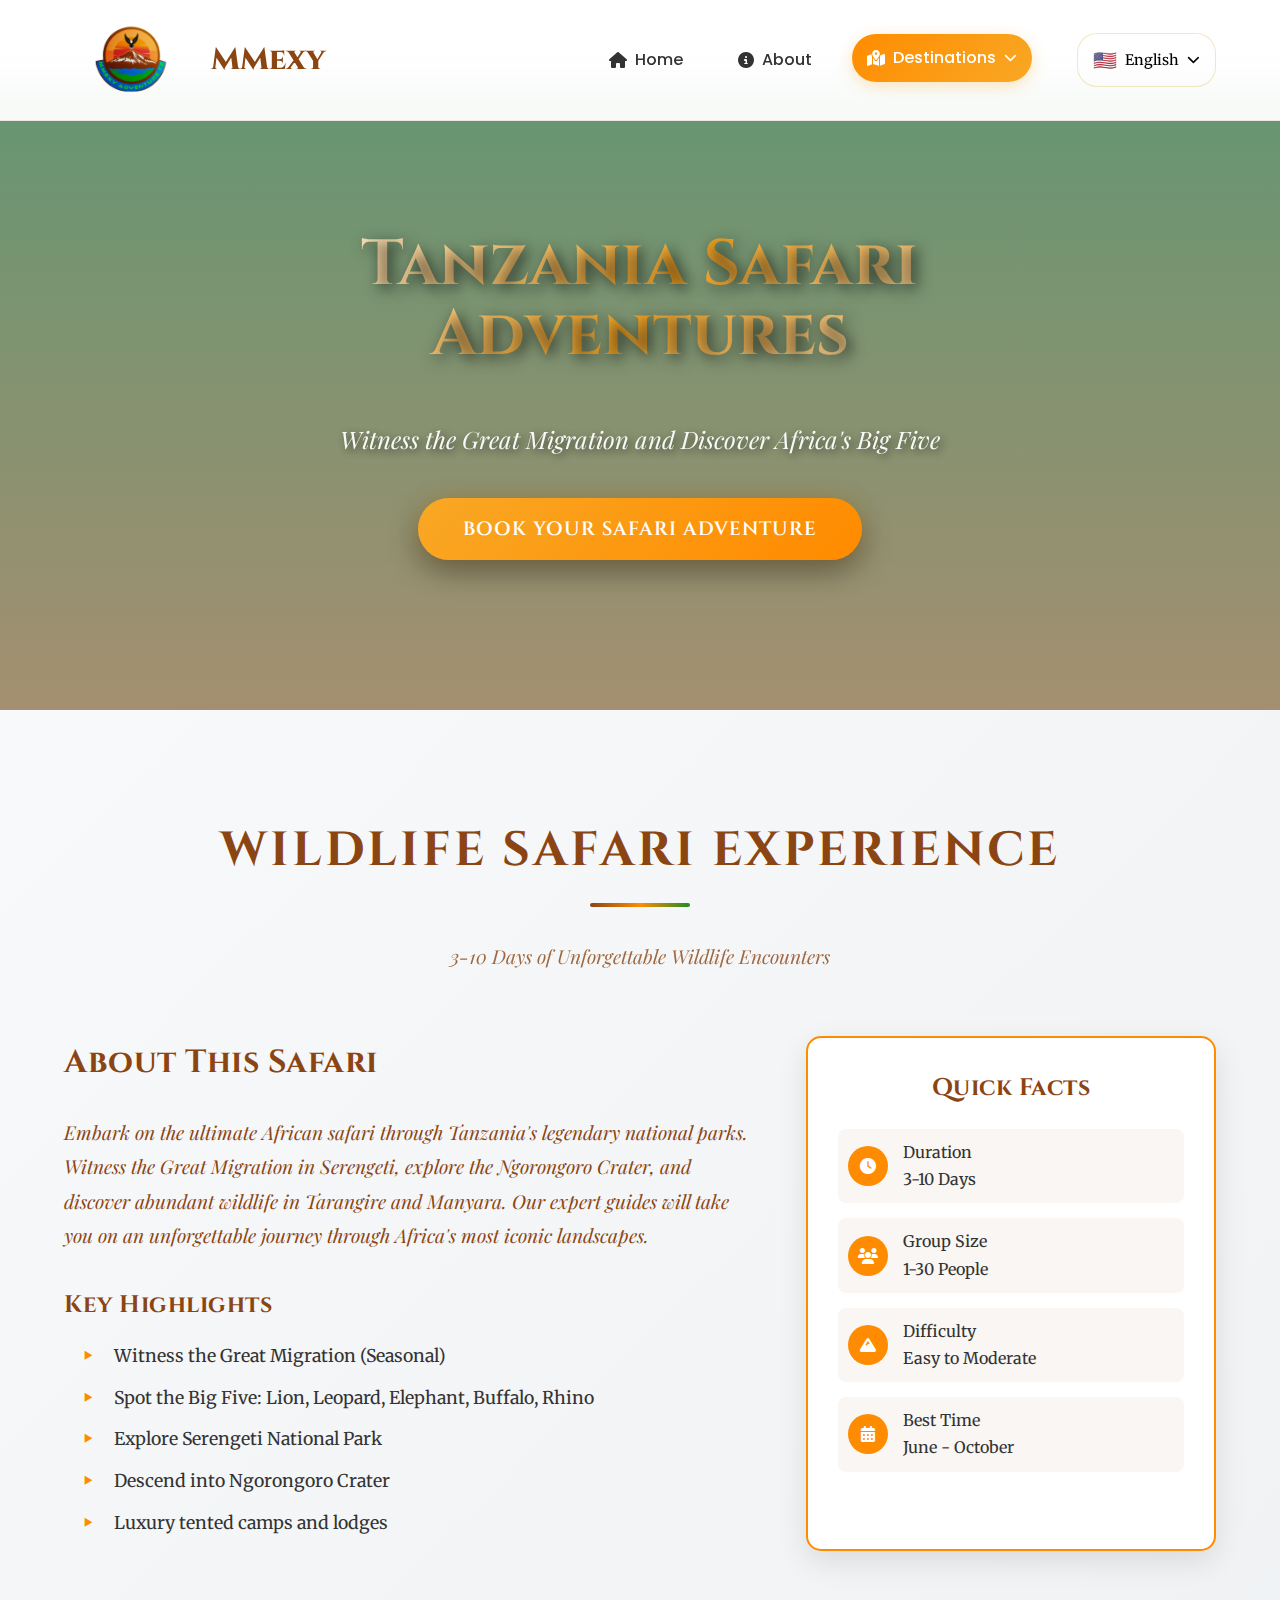
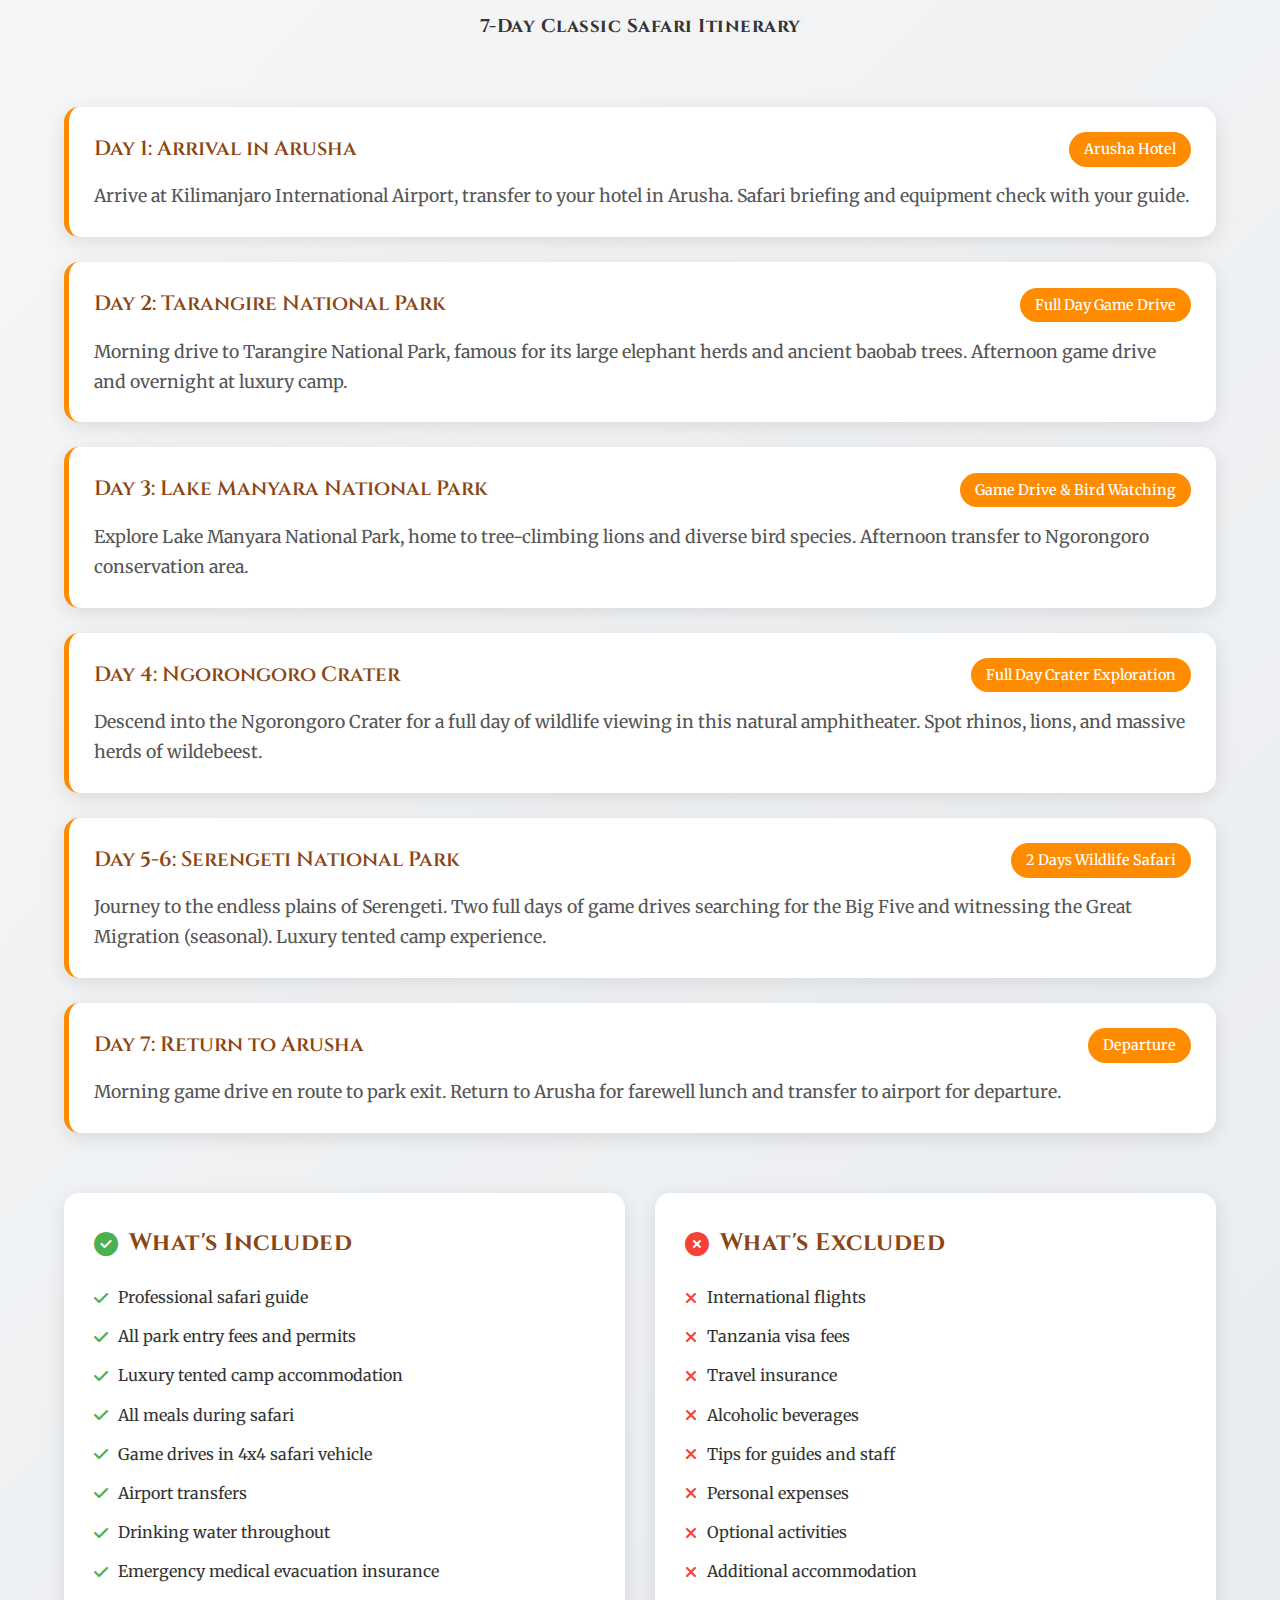
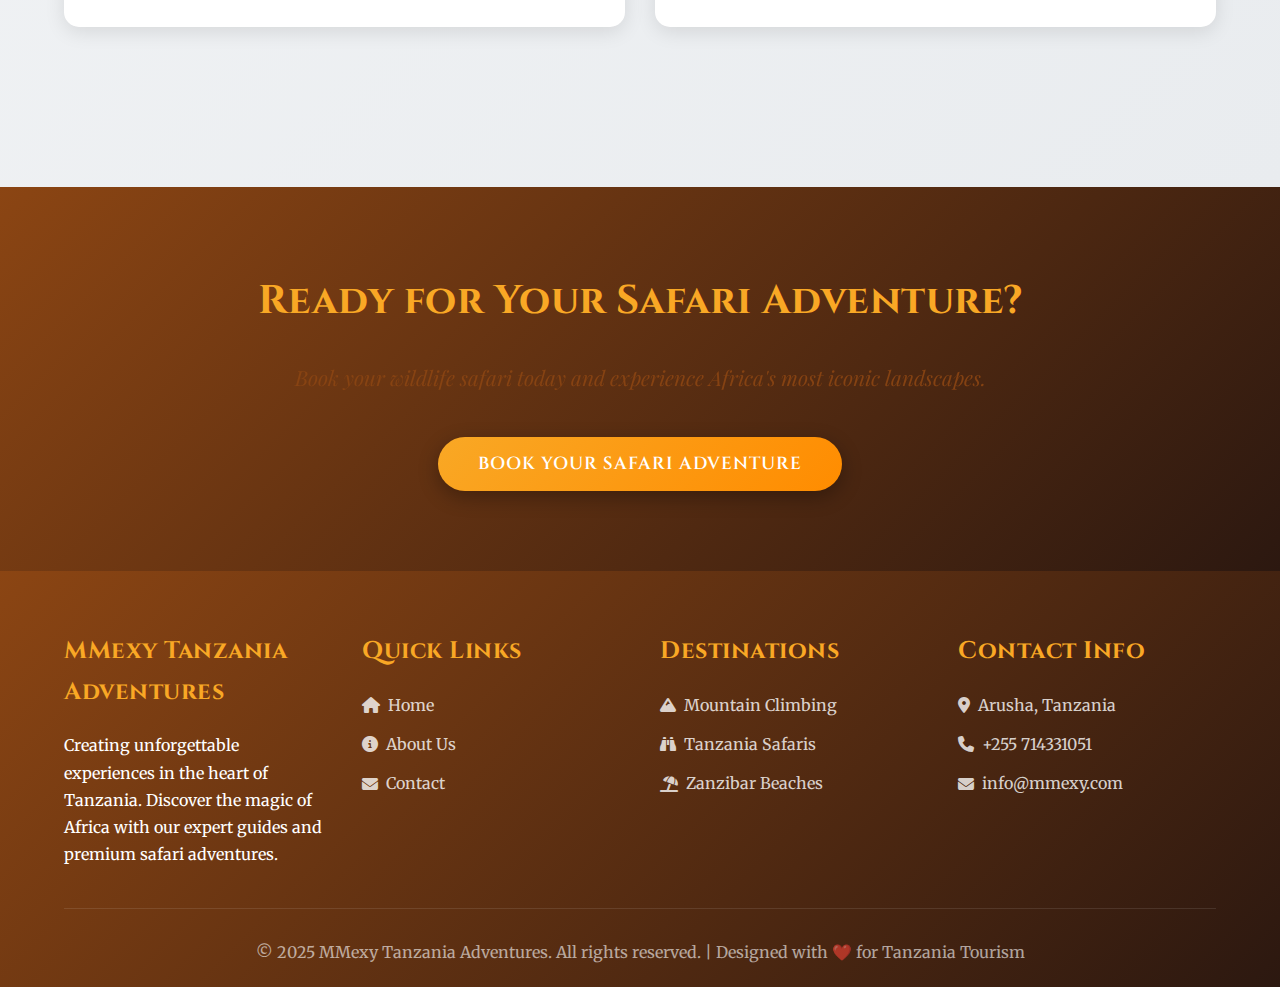
<file: tanzania-safaris.html>
<!DOCTYPE html>
<html lang="en">
<head>
    <meta charset="UTF-8">
    <meta name="viewport" content="width=device-width, initial-scale=1.0">
    <title>Tanzania Safari Adventures | MMexy Tanzania Adventures</title>
    <link rel="stylesheet" href="https://cdnjs.cloudflare.com/ajax/libs/font-awesome/6.4.0/css/all.min.css">
    <link href="https://fonts.googleapis.com/css2?family=Poppins:wght@300;400;500;600;700&family=Playfair+Display:wght@400;700&family=Cinzel:wght@400;700&family=Merriweather:wght@300;400;700&display=swap" rel="stylesheet">
    <link href="https://unpkg.com/aos@2.3.1/dist/aos.css" rel="stylesheet">
    <style>
        :root {
            --primary: #1a6d38;
            --secondary: #f9a825;
            --accent: #1565c0;
            --light: #f5f5f5;
            --dark: #333333;
            --shadow: 0 4px 15px rgba(0, 0, 0, 0.1);
            --premium-gold: #ffd700;
            --premium-silver: #c0c0c0;
            --premium-bronze: #cd7f32;
            --artistic-brown: #8B4513;
            --safari-orange: #FF8C00;
            --nature-green: #228B22;
            --transition: all 0.3s cubic-bezier(0.4, 0, 0.2, 1);
        }
       
        * {
            margin: 0;
            padding: 0;
            box-sizing: border-box;
        }
       
        body {
            font-family: 'Merriweather', serif;
            line-height: 1.7;
            color: var(--dark);
            background-color: #f9f9f9;
            overflow-x: hidden;
        }
       
        h1, h2, h3, h4 {
            font-family: 'Cinzel', serif;
            font-weight: 700;
            letter-spacing: 0.5px;
        }

        /* ===== PREMIUM NAVIGATION BAR ===== */
        .premium-navbar {
            position: fixed;
            top: 0;
            width: 100%;
            background: rgba(255, 255, 255, 0.95);
            backdrop-filter: blur(20px);
            -webkit-backdrop-filter: blur(20px);
            z-index: 1000;
            padding: 15px 0;
            transition: var(--transition);
            border-bottom: 1px solid rgba(139, 69, 19, 0.1);
        }

        .premium-navbar.scrolled {
            padding: 10px 0;
            background: rgba(255, 255, 255, 0.98);
            box-shadow: 0 8px 32px rgba(0, 0, 0, 0.1);
        }

        .nav-container {
            width: 90%;
            max-width: 1200px;
            margin: 0 auto;
            display: flex;
            justify-content: space-between;
            align-items: center;
        }

        .nav-logo {
            display: flex;
            align-items: center;
            gap: 12px;
            text-decoration: none;
            color: var(--artistic-brown);
            font-weight: 700;
            font-size: 1.5rem;
            font-family: 'Cinzel', serif;
            transition: var(--transition);
        }

        .nav-logo:hover {
            transform: scale(1.05);
            color: var(--safari-orange);
        }

        .logo-icon {
            font-size: 2rem;
            color: var(--safari-orange);
        }

        .desktop-nav {
            display: flex;
            align-items: center;
            gap: 30px;
        }

        .nav-menu {
            display: flex;
            list-style: none;
            gap: 25px;
            margin: 0;
            padding: 0;
        }

        .nav-item {
            position: relative;
        }

        .nav-link {
            display: flex;
            align-items: center;
            gap: 8px;
            text-decoration: none;
            color: var(--dark);
            font-weight: 500;
            padding: 10px 15px;
            border-radius: 25px;
            transition: var(--transition);
            font-family: 'Poppins', sans-serif;
        }

        .nav-link:hover,
        .nav-link.active {
            background: linear-gradient(135deg, var(--safari-orange), var(--secondary));
            color: white;
            transform: translateY(-2px);
            box-shadow: 0 4px 15px rgba(249, 168, 37, 0.3);
        }

        .dropdown-parent {
            position: relative;
        }

        .dropdown {
            position: absolute;
            top: 100%;
            left: 0;
            background: rgba(255, 255, 255, 0.95);
            backdrop-filter: blur(20px);
            -webkit-backdrop-filter: blur(20px);
            border-radius: 15px;
            padding: 15px;
            min-width: 250px;
            opacity: 0;
            visibility: hidden;
            transform: translateY(15px);
            transition: var(--transition);
            box-shadow: 0 20px 60px rgba(0, 0, 0, 0.15);
            border: 1px solid rgba(139, 69, 19, 0.1);
        }

        .dropdown-parent:hover .dropdown {
            opacity: 1;
            visibility: visible;
            transform: translateY(5px);
        }

        .dropdown-item {
            display: flex;
            align-items: center;
            gap: 12px;
            padding: 12px 15px;
            text-decoration: none;
            color: var(--dark);
            border-radius: 10px;
            transition: var(--transition);
            margin-bottom: 5px;
        }

        .dropdown-item:hover {
            background: linear-gradient(135deg, var(--safari-orange), var(--secondary));
            color: white;
            transform: translateX(5px);
        }

        .mobile-menu-btn {
            display: none;
            flex-direction: column;
            gap: 4px;
            background: none;
            border: none;
            cursor: pointer;
            padding: 8px;
        }

        .menu-line {
            width: 25px;
            height: 3px;
            background: var(--artistic-brown);
            border-radius: 2px;
            transition: var(--transition);
        }

        .mobile-menu-btn.active .menu-line:nth-child(1) {
            transform: rotate(45deg) translate(6px, 6px);
        }

        .mobile-menu-btn.active .menu-line:nth-child(2) {
            opacity: 0;
        }

        .mobile-menu-btn.active .menu-line:nth-child(3) {
            transform: rotate(-45deg) translate(6px, -6px);
        }

        /* ===== PREMIUM SIDEBAR ===== */
        .sidebar-overlay {
            position: fixed;
            top: 0;
            left: 0;
            width: 100%;
            height: 100%;
            background: rgba(0, 0, 0, 0.5);
            backdrop-filter: blur(5px);
            z-index: 1999;
            opacity: 0;
            visibility: hidden;
            transition: var(--transition);
        }

        .sidebar-overlay.active {
            opacity: 1;
            visibility: visible;
        }

        .premium-sidebar {
            position: fixed;
            top: 0;
            right: -400px;
            width: 350px;
            height: 100vh;
            background: rgba(255, 255, 255, 0.98);
            backdrop-filter: blur(20px);
            -webkit-backdrop-filter: blur(20px);
            z-index: 2000;
            transition: var(--transition);
            box-shadow: -5px 0 30px rgba(0, 0, 0, 0.1);
            display: flex;
            flex-direction: column;
        }

        .premium-sidebar.active {
            right: 0;
        }

        .sidebar-header {
            display: flex;
            justify-content: space-between;
            align-items: center;
            padding: 25px;
            border-bottom: 1px solid rgba(139, 69, 19, 0.1);
        }

        .sidebar-logo {
            display: flex;
            align-items: center;
            gap: 10px;
            color: var(--artistic-brown);
            font-weight: 700;
            font-size: 1.3rem;
            font-family: 'Cinzel', serif;
        }

        .sidebar-logo-icon {
            font-size: 1.8rem;
            color: var(--safari-orange);
        }

        .close-sidebar {
            background: none;
            border: none;
            font-size: 1.5rem;
            color: var(--artistic-brown);
            cursor: pointer;
            transition: var(--transition);
        }

        .close-sidebar:hover {
            color: var(--safari-orange);
            transform: rotate(90deg);
        }

        .sidebar-content {
            flex: 1;
            padding: 25px;
            overflow-y: auto;
        }

        .sidebar-nav {
            list-style: none;
        }

        .sidebar-item {
            margin-bottom: 10px;
        }

        .sidebar-link {
            display: flex;
            align-items: center;
            gap: 12px;
            padding: 15px 20px;
            text-decoration: none;
            color: var(--dark);
            border-radius: 12px;
            transition: var(--transition);
            font-weight: 500;
        }

        .sidebar-link:hover,
        .sidebar-link.active {
            background: linear-gradient(135deg, var(--safari-orange), var(--secondary));
            color: white;
            transform: translateX(5px);
        }

        .sidebar-dropdown-toggle {
            justify-content: space-between;
        }

        .dropdown-arrow {
            transition: var(--transition);
        }

        .sidebar-dropdown-toggle.active .dropdown-arrow {
            transform: rotate(180deg);
        }

        .sidebar-dropdown {
            max-height: 0;
            overflow: hidden;
            transition: var(--transition);
            margin-left: 20px;
        }

        .sidebar-dropdown.active {
            max-height: 500px;
        }

        .sidebar-footer {
            padding: 25px;
            border-top: 1px solid rgba(139, 69, 19, 0.1);
        }

        .sidebar-social {
            display: flex;
            justify-content: center;
            gap: 15px;
        }

        .social-link {
            display: flex;
            align-items: center;
            justify-content: center;
            width: 40px;
            height: 40px;
            background: linear-gradient(135deg, var(--safari-orange), var(--secondary));
            color: white;
            border-radius: 50%;
            text-decoration: none;
            transition: var(--transition);
        }

        .social-link:hover {
            transform: translateY(-3px) scale(1.1);
            box-shadow: 0 8px 20px rgba(249, 168, 37, 0.3);
        }

        /* ===== PREMIUM TRANSLATION SYSTEM ===== */
        .translation-system {
            position: relative;
        }

        .language-selector {
            position: relative;
            margin-left: 15px;
        }

        .current-language {
            display: flex;
            align-items: center;
            gap: 8px;
            padding: 10px 15px;
            background: rgba(255, 255, 255, 0.1);
            border: 1px solid rgba(212, 175, 55, 0.3);
            border-radius: 20px;
            color: #ffffff;
            cursor: pointer;
            transition: var(--transition);
            font-weight: 500;
            font-size: 0.9rem;
        }

        .current-language:hover {
            background: rgba(255, 255, 255, 0.15);
            border-color: var(--safari-orange);
            box-shadow: 0 2px 12px rgba(212, 175, 55, 0.2);
        }

        .language-flag {
            font-size: 1.2rem;
        }

        .language-dropdown {
            position: absolute;
            top: 100%;
            right: 0;
            background: rgba(26, 45, 26, 0.98);
            backdrop-filter: blur(20px);
            -webkit-backdrop-filter: blur(20px);
            border-radius: 15px;
            padding: 15px;
            min-width: 200px;
            opacity: 0;
            visibility: hidden;
            transform: translateY(15px);
            transition: var(--transition);
            border: 1px solid rgba(212, 175, 55, 0.2);
            box-shadow: 0 20px 60px rgba(0, 0, 0, 0.3);
            z-index: 1000;
        }

        .language-selector:hover .language-dropdown {
            opacity: 1;
            visibility: visible;
            transform: translateY(5px);
        }

        .language-dropdown::before {
            content: '';
            position: absolute;
            top: -8px;
            right: 20px;
            width: 16px;
            height: 16px;
            background: rgba(26, 45, 26, 0.98);
            transform: rotate(45deg);
            border-top: 1px solid rgba(212, 175, 55, 0.2);
            border-left: 1px solid rgba(212, 175, 55, 0.2);
        }

        .language-option {
            display: flex;
            align-items: center;
            gap: 12px;
            padding: 12px 15px;
            color: white;
            text-decoration: none;
            border-radius: 10px;
            transition: var(--transition);
            margin-bottom: 5px;
            font-size: 0.9rem;
        }

        .language-option:hover {
            background: linear-gradient(135deg, rgba(212, 175, 55, 0.2), rgba(249, 168, 37, 0.1));
            color: var(--safari-orange);
            transform: translateX(5px);
        }

        .language-option.active {
            background: linear-gradient(135deg, var(--safari-orange), var(--secondary));
            color: #1a2f1a;
            font-weight: 600;
        }

        /* Translation Loading Animation */
        .translation-loading {
            display: none;
            position: fixed;
            top: 0;
            left: 0;
            width: 100%;
            height: 100%;
            background: rgba(26, 45, 26, 0.9);
            z-index: 9999;
            justify-content: center;
            align-items: center;
            flex-direction: column;
            color: white;
        }

        .translation-loading.active {
            display: flex;
        }

        .loading-spinner {
            width: 50px;
            height: 50px;
            border: 3px solid rgba(212, 175, 55, 0.3);
            border-top: 3px solid var(--safari-orange);
            border-radius: 50%;
            animation: spin 1s linear infinite;
            margin-bottom: 20px;
        }

        @keyframes spin {
            0% { transform: rotate(0deg); }
            100% { transform: rotate(360deg); }
        }

        /* Sidebar Language Selector */
        .sidebar-language {
            width: 100%;
            background: rgba(255, 255, 255, 0.1);
            border: 1px solid rgba(212, 175, 55, 0.3);
            border-radius: 10px;
            padding: 12px 15px;
            color: #ffffff;
            font-weight: 500;
            margin-bottom: 20px;
            font-family: 'Poppins', sans-serif;
            cursor: pointer;
            transition: var(--transition);
        }

        .sidebar-language:hover {
            background: rgba(255, 255, 255, 0.15);
            border-color: var(--safari-orange);
        }

        .sidebar-language option {
            background: #1a2f1a;
            color: #ffffff;
        }

        /* Mobile Language Selector */
        .mobile-language-selector {
            display: none;
            padding: 20px;
        }

        @media (max-width: 1024px) {
            .desktop-nav .language-selector {
                display: none;
            }
            
            .mobile-language-selector {
                display: block;
            }
        }

        .container {
            width: 90%;
            max-width: 1200px;
            margin: 0 auto;
        }
       
        /* Artistic Text Styles */
        .artistic-title {
            font-family: 'Cinzel', serif;
            font-weight: 700;
            background: linear-gradient(135deg, var(--artistic-brown), var(--safari-orange));
            -webkit-background-clip: text;
            -webkit-text-fill-color: transparent;
            background-clip: text;
            text-shadow: 2px 2px 4px rgba(0, 0, 0, 0.1);
            position: relative;
            display: inline-block;
        }

        .artistic-title::after {
            content: '';
            position: absolute;
            bottom: -10px;
            left: 0;
            width: 100%;
            height: 3px;
            background: linear-gradient(90deg, transparent, var(--safari-orange), transparent);
        }

        .elegant-text {
            font-family: 'Playfair Display', serif;
            font-style: italic;
            color: var(--artistic-brown);
            line-height: 1.8;
        }

        .safari-heading {
            font-family: 'Cinzel', serif;
            color: var(--artistic-brown);
            text-transform: uppercase;
            letter-spacing: 2px;
            position: relative;
            padding-bottom: 15px;
        }

        .safari-heading::before {
            content: '❖';
            position: absolute;
            left: -30px;
            top: 50%;
            transform: translateY(-50%);
            color: var(--safari-orange);
            font-size: 1.2rem;
        }

        .safari-heading::after {
            content: '❖';
            position: absolute;
            right: -30px;
            top: 50%;
            transform: translateY(-50%);
            color: var(--safari-orange);
            font-size: 1.2rem;
        }

        .calligraphic-text {
            font-family: 'Playfair Display', serif;
            font-style: italic;
            background: linear-gradient(135deg, var(--artistic-brown), var(--nature-green));
            -webkit-background-clip: text;
            -webkit-text-fill-color: transparent;
            background-clip: text;
            font-weight: 600;
        }

        .ornamental-border {
            border: 2px solid transparent;
            border-image: linear-gradient(45deg, var(--artistic-brown), var(--safari-orange), var(--nature-green)) 1;
            padding: 20px;
            position: relative;
            background: linear-gradient(135deg, rgba(139, 69, 19, 0.05), rgba(34, 139, 34, 0.05));
        }

        .ornamental-border::before {
            content: '✦';
            position: absolute;
            top: -12px;
            left: 50%;
            transform: translateX(-50%);
            background: white;
            padding: 0 10px;
            color: var(--safari-orange);
            font-size: 1.2rem;
        }

        /* Main Content Spacing */
        .main-content {
            padding-top: 80px;
        }

        /* Safari Specific Styles */
        .destination-hero {
            height: 70vh;
            background: linear-gradient(rgba(26, 109, 56, 0.7), rgba(139, 69, 19, 0.6)), 
                        url('https://images.unsplash.com/photo-1516426122078-c23e76319801?ixlib=rb-4.0.3&auto=format&fit=crop&w=1350&q=80');
            background-size: cover;
            background-position: center;
            background-attachment: fixed;
            display: flex;
            align-items: center;
            justify-content: center;
            text-align: center;
            color: white;
            position: relative;
            overflow: hidden;
        }

        .destination-hero-content {
            max-width: 900px;
            padding: 0 20px;
            animation: fadeInUp 1.2s ease;
            position: relative;
            z-index: 2;
        }

        .destination-hero h1 {
            font-size: 4rem;
            margin-bottom: 1.5rem;
            text-shadow: 4px 4px 15px rgba(0, 0, 0, 0.7);
            line-height: 1.1;
            font-family: 'Cinzel', serif;
            background: linear-gradient(135deg, #fff, var(--secondary), #fff);
            -webkit-background-clip: text;
            -webkit-text-fill-color: transparent;
            background-clip: text;
            position: relative;
            padding-bottom: 25px;
            animation: titleGlow 3s ease-in-out infinite alternate;
        }

        .destination-hero p {
            font-size: 1.5rem;
            margin-bottom: 2.5rem;
            text-shadow: 3px 3px 10px rgba(0, 0, 0, 0.7);
            opacity: 0.95;
            font-family: 'Playfair Display', serif;
            font-style: italic;
            line-height: 1.6;
            animation: fadeIn 2s ease 0.5s both;
        }

        .btn {
            display: inline-block;
            background: linear-gradient(135deg, var(--secondary), var(--safari-orange));
            color: white;
            padding: 15px 40px;
            border-radius: 30px;
            text-decoration: none;
            font-weight: 600;
            transition: all 0.3s ease;
            border: none;
            cursor: pointer;
            box-shadow: 0 6px 20px rgba(0, 0, 0, 0.3);
            font-size: 1.1rem;
            font-family: 'Cinzel', serif;
            letter-spacing: 1px;
            text-transform: uppercase;
            position: relative;
            overflow: hidden;
        }

        .btn::before {
            content: '';
            position: absolute;
            top: 0;
            left: -100%;
            width: 100%;
            height: 100%;
            background: linear-gradient(90deg, transparent, rgba(255,255,255,0.3), transparent);
            transition: left 0.5s;
        }

        .btn:hover::before {
            left: 100%;
        }
       
        .btn:hover {
            transform: translateY(-3px);
            box-shadow: 0 8px 25px rgba(0, 0, 0, 0.4);
        }

        .destination-hero .btn {
            padding: 18px 45px;
            font-size: 1.2rem;
            border-radius: 50px;
            background: linear-gradient(135deg, var(--secondary), var(--safari-orange), var(--secondary));
            background-size: 200% 100%;
            animation: gradientShift 3s ease infinite;
            box-shadow: 0 10px 30px rgba(0, 0, 0, 0.4),
                       0 0 20px rgba(249, 168, 37, 0.3);
            transition: all 0.4s ease;
        }

        @keyframes gradientShift {
            0%, 100% {
                background-position: 0% 50%;
            }
            50% {
                background-position: 100% 50%;
            }
        }

        .destination-hero .btn:hover {
            transform: translateY(-5px) scale(1.05);
            box-shadow: 0 15px 40px rgba(0, 0, 0, 0.5),
                       0 0 30px rgba(249, 168, 37, 0.5);
            animation: none;
            background-position: 100% 50%;
        }

        /* Destination Content */
        .destination-content {
            padding: 100px 0;
            background: linear-gradient(135deg, #f8f9fa 0%, #e9ecef 100%);
            position: relative;
        }

        .section-title {
            text-align: center;
            margin-bottom: 4rem;
            position: relative;
        }
       
        .section-title h2 {
            font-size: 3rem;
            color: var(--artistic-brown);
            position: relative;
            display: inline-block;
            margin-bottom: 2rem;
            font-family: 'Cinzel', serif;
            text-transform: uppercase;
            letter-spacing: 3px;
        }
       
        .section-title h2::after {
            content: '';
            position: absolute;
            width: 100px;
            height: 4px;
            background: linear-gradient(90deg, var(--artistic-brown), var(--safari-orange), var(--nature-green));
            bottom: -15px;
            left: 50%;
            transform: translateX(-50%);
            border-radius: 2px;
        }

        .section-title .section-subtitle {
            font-family: 'Playfair Display', serif;
            font-style: italic;
            color: var(--artistic-brown);
            font-size: 1.2rem;
            margin-top: 1rem;
            opacity: 0.8;
        }

        .package-details {
            display: flex;
            gap: 50px;
            margin-bottom: 60px;
        }

        .package-description {
            flex: 2;
        }

        .package-description h3 {
            font-size: 2rem;
            margin-bottom: 1.5rem;
            color: var(--artistic-brown);
        }

        .package-description h4 {
            font-size: 1.5rem;
            margin: 2rem 0 1rem;
            color: var(--artistic-brown);
        }

        .package-description p {
            margin-bottom: 1.5rem;
            font-size: 1.2rem;
            line-height: 1.8;
        }

        .package-description ul {
            list-style: none;
            margin-left: 20px;
        }

        .package-description li {
            margin-bottom: 12px;
            position: relative;
            padding-left: 30px;
            font-size: 1.1rem;
        }

        .package-description li::before {
            content: '▸';
            position: absolute;
            left: 0;
            color: var(--safari-orange);
            font-weight: bold;
        }

        .package-highlights {
            flex: 1;
            background: white;
            padding: 30px;
            border-radius: 15px;
            box-shadow: 0 10px 30px rgba(0, 0, 0, 0.1);
            border: 2px solid var(--safari-orange);
        }

        .package-highlights h3 {
            font-size: 1.5rem;
            margin-bottom: 20px;
            color: var(--artistic-brown);
            text-align: center;
        }

        .highlight-item {
            display: flex;
            align-items: center;
            margin-bottom: 15px;
            padding: 10px;
            border-radius: 8px;
            background: rgba(139, 69, 19, 0.05);
        }

        .highlight-icon {
            width: 40px;
            height: 40px;
            background: var(--safari-orange);
            border-radius: 50%;
            display: flex;
            align-items: center;
            justify-content: center;
            margin-right: 15px;
            color: white;
        }

        /* Itinerary */
        .itinerary {
            margin: 60px 0;
        }

        .itinerary-day {
            background: white;
            border-radius: 15px;
            padding: 25px;
            margin-bottom: 25px;
            box-shadow: 0 5px 20px rgba(0, 0, 0, 0.1);
            transition: var(--transition);
            border-left: 5px solid var(--safari-orange);
        }

        .itinerary-day:hover {
            transform: translateY(-5px);
            box-shadow: 0 10px 30px rgba(0, 0, 0, 0.15);
        }

        .day-header {
            display: flex;
            justify-content: space-between;
            align-items: center;
            margin-bottom: 15px;
            flex-wrap: wrap;
        }

        .day-title {
            font-size: 1.3rem;
            font-weight: 600;
            color: var(--artistic-brown);
            font-family: 'Cinzel', serif;
        }

        .day-duration {
            background: var(--safari-orange);
            color: white;
            padding: 5px 15px;
            border-radius: 20px;
            font-size: 0.9rem;
            font-weight: 500;
        }

        .day-activities {
            font-size: 1.1rem;
            line-height: 1.7;
            color: #555;
        }

        /* Includes & Excludes */
        .includes-excludes {
            display: grid;
            grid-template-columns: 1fr 1fr;
            gap: 30px;
            margin: 60px 0;
        }

        .includes-box, .excludes-box {
            background: white;
            padding: 30px;
            border-radius: 15px;
            box-shadow: 0 5px 20px rgba(0, 0, 0, 0.1);
        }

        .includes-box h3, .excludes-box h3 {
            font-size: 1.5rem;
            margin-bottom: 20px;
            color: var(--artistic-brown);
            display: flex;
            align-items: center;
            gap: 10px;
        }

        .includes-box h3 i {
            color: #4CAF50;
        }

        .excludes-box h3 i {
            color: #F44336;
        }

        .includes-box ul, .excludes-box ul {
            list-style: none;
        }

        .includes-box li, .excludes-box li {
            margin-bottom: 12px;
            display: flex;
            align-items: center;
            gap: 10px;
        }

        .includes-box li i {
            color: #4CAF50;
        }

        .excludes-box li i {
            color: #F44336;
        }

        /* Booking Section */
        .booking-section-destination {
            padding: 80px 0;
            background: linear-gradient(135deg, var(--artistic-brown), #2c1810);
            color: white;
            text-align: center;
        }

        .booking-cta h2 {
            font-size: 2.5rem;
            margin-bottom: 1.5rem;
            color: var(--secondary);
        }

        .booking-cta p {
            font-size: 1.3rem;
            margin-bottom: 2.5rem;
            opacity: 0.9;
        }

        /* Footer */
        .footer {
            background: linear-gradient(135deg, var(--artistic-brown), #2c1810);
            color: white;
            padding: 60px 0 20px;
            position: relative;
        }

        .footer-content {
            display: grid;
            grid-template-columns: repeat(auto-fit, minmax(250px, 1fr));
            gap: 40px;
            margin-bottom: 40px;
        }

        .footer-section h3 {
            font-size: 1.5rem;
            margin-bottom: 20px;
            color: var(--secondary);
            font-family: 'Cinzel', serif;
        }

        .footer-links {
            list-style: none;
        }

        .footer-links li {
            margin-bottom: 12px;
        }

        .footer-links a {
            color: rgba(255, 255, 255, 0.8);
            text-decoration: none;
            transition: var(--transition);
            display: flex;
            align-items: center;
            gap: 8px;
        }

        .footer-links a:hover {
            color: var(--secondary);
            transform: translateX(5px);
        }

        .footer-bottom {
            text-align: center;
            padding-top: 30px;
            border-top: 1px solid rgba(255, 255, 255, 0.1);
            color: rgba(255, 255, 255, 0.6);
        }

        /* Safari Booking Modal Styles */
        .premium-modal {
            display: none;
            position: fixed;
            top: 0;
            left: 0;
            width: 100%;
            height: 100%;
            background: rgba(0, 0, 0, 0.8);
            backdrop-filter: blur(10px);
            z-index: 3000;
            overflow-y: auto;
        }

        .premium-modal-content {
            position: relative;
            background: linear-gradient(135deg, #1a2f1a, #2c1810);
            margin: 50px auto;
            padding: 0;
            border-radius: 20px;
            width: 90%;
            max-width: 800px;
            box-shadow: 0 25px 50px rgba(0, 0, 0, 0.5);
            color: white;
            overflow: hidden;
        }

        .premium-modal-header {
            padding: 25px 30px;
            background: rgba(0, 0, 0, 0.3);
            border-bottom: 1px solid rgba(255, 255, 255, 0.1);
            display: flex;
            justify-content: space-between;
            align-items: center;
        }

        .premium-modal-header h2 {
            margin: 0;
            color: var(--premium-gold);
            font-size: 1.8rem;
        }

        .close-premium-modal {
            background: none;
            border: none;
            color: white;
            font-size: 2rem;
            cursor: pointer;
            transition: var(--transition);
        }

        .close-premium-modal:hover {
            color: var(--premium-gold);
            transform: scale(1.1);
        }

        .premium-modal-body {
            padding: 30px;
        }

        /* Booking Steps */
        .booking-steps {
            display: flex;
            justify-content: space-between;
            margin-bottom: 40px;
            position: relative;
        }

        .booking-steps::before {
            content: '';
            position: absolute;
            top: 20px;
            left: 10%;
            right: 10%;
            height: 3px;
            background: rgba(255, 255, 255, 0.2);
            z-index: 1;
        }

        .booking-step {
            display: flex;
            flex-direction: column;
            align-items: center;
            position: relative;
            z-index: 2;
            flex: 1;
        }

        .step-number {
            width: 40px;
            height: 40px;
            border-radius: 50%;
            background: rgba(255, 255, 255, 0.2);
            color: white;
            display: flex;
            align-items: center;
            justify-content: center;
            margin-bottom: 10px;
            font-weight: bold;
            transition: var(--transition);
        }

        .booking-step.active .step-number {
            background: var(--premium-gold);
            color: #000;
            transform: scale(1.1);
        }

        .step-label {
            font-size: 0.9rem;
            text-align: center;
            opacity: 0.7;
            transition: var(--transition);
        }

        .booking-step.active .step-label {
            opacity: 1;
            color: var(--premium-gold);
        }

        /* Booking Sections */
        .booking-section {
            display: none;
        }

        .booking-section.active {
            display: block;
            animation: fadeIn 0.5s ease;
        }

        .step-title {
            text-align: center;
            margin-bottom: 30px;
            color: var(--premium-gold);
            font-size: 1.5rem;
        }

        /* Package Levels */
        .package-levels {
            display: grid;
            grid-template-columns: repeat(auto-fit, minmax(250px, 1fr));
            gap: 20px;
            margin-bottom: 30px;
        }

        .package-level {
            background: rgba(255, 255, 255, 0.1);
            border: 2px solid rgba(255, 255, 255, 0.2);
            border-radius: 15px;
            padding: 25px;
            text-align: center;
            cursor: pointer;
            transition: var(--transition);
        }

        .package-level:hover {
            transform: translateY(-5px);
            border-color: var(--premium-gold);
        }

        .package-level.selected {
            border-color: var(--premium-gold);
            background: rgba(218, 165, 32, 0.2);
            transform: translateY(-5px);
        }

        .level-icon {
            font-size: 2.5rem;
            margin-bottom: 15px;
            color: var(--premium-gold);
        }

        .level-name {
            font-size: 1.3rem;
            font-weight: bold;
            margin-bottom: 10px;
            color: var(--premium-gold);
        }

        .level-price {
            font-size: 1.8rem;
            font-weight: bold;
            margin-bottom: 15px;
            color: white;
        }

        .level-features {
            list-style: none;
            text-align: left;
        }

        .level-features li {
            margin-bottom: 8px;
            display: flex;
            align-items: center;
            gap: 10px;
        }

        .level-features i {
            color: var(--premium-gold);
        }

        /* Group Selection */
        .group-selection {
            margin-bottom: 30px;
        }

        .group-options {
            display: grid;
            grid-template-columns: repeat(auto-fit, minmax(200px, 1fr));
            gap: 15px;
            margin-bottom: 20px;
        }

        .group-option {
            background: rgba(255, 255, 255, 0.1);
            border: 2px solid rgba(255, 255, 255, 0.2);
            border-radius: 12px;
            padding: 20px;
            text-align: center;
            cursor: pointer;
            transition: var(--transition);
        }

        .group-option:hover {
            transform: translateY(-3px);
            border-color: var(--premium-gold);
        }

        .group-option.selected {
            border-color: var(--premium-gold);
            background: rgba(218, 165, 32, 0.2);
            transform: translateY(-3px);
        }

        .group-icon {
            font-size: 2rem;
            margin-bottom: 10px;
            color: var(--premium-gold);
        }

        .group-name {
            font-size: 1.1rem;
            font-weight: bold;
            margin-bottom: 5px;
        }

        .group-description {
            font-size: 0.9rem;
            opacity: 0.8;
        }

        /* People Counter */
        .people-counter {
            display: flex;
            align-items: center;
            justify-content: center;
            gap: 15px;
            margin: 20px 0;
            padding: 15px;
            background: rgba(255, 255, 255, 0.1);
            border-radius: 10px;
        }

        .counter-label {
            font-weight: bold;
        }

        .counter-btn {
            width: 40px;
            height: 40px;
            border-radius: 50%;
            background: var(--premium-gold);
            color: #000;
            border: none;
            font-size: 1.2rem;
            font-weight: bold;
            cursor: pointer;
            transition: var(--transition);
        }

        .counter-btn:hover {
            transform: scale(1.1);
        }

        .people-count {
            font-size: 1.5rem;
            font-weight: bold;
            min-width: 40px;
            text-align: center;
        }

        /* Price Summary */
        .price-summary {
            background: rgba(255, 255, 255, 0.1);
            border-radius: 12px;
            padding: 20px;
            margin: 20px 0;
        }

        .summary-title {
            margin-bottom: 15px;
            color: var(--premium-gold);
            font-size: 1.2rem;
        }

        .price-breakdown {
            margin-bottom: 15px;
        }

        .price-item {
            display: flex;
            justify-content: space-between;
            margin-bottom: 10px;
            padding-bottom: 10px;
            border-bottom: 1px solid rgba(255, 255, 255, 0.1);
        }

        .price-label {
            opacity: 0.8;
        }

        .price-value {
            font-weight: bold;
        }

        .discount-label {
            color: #4CAF50;
        }

        .discount-value {
            color: #4CAF50;
            font-weight: bold;
        }

        .total-price {
            display: flex;
            justify-content: space-between;
            padding-top: 15px;
            border-top: 2px solid rgba(255, 255, 255, 0.2);
            font-size: 1.2rem;
            font-weight: bold;
        }

        .total-label {
            color: var(--premium-gold);
        }

        .total-value {
            color: var(--premium-gold);
        }

        .original-price {
            text-align: center;
            margin-top: 10px;
            padding-top: 10px;
            border-top: 1px dashed rgba(255, 255, 255, 0.3);
        }

        .original-label {
            font-size: 0.9rem;
            opacity: 0.8;
            text-decoration: line-through;
        }

        .original-value {
            font-size: 0.9rem;
            opacity: 0.8;
            text-decoration: line-through;
            margin-left: 10px;
        }

        /* Contact Form */
        .contact-form {
            margin: 20px 0;
        }

        .form-grid {
            display: grid;
            grid-template-columns: 1fr 1fr;
            gap: 15px;
        }

        .form-input {
            padding: 15px;
            border: 1px solid rgba(255, 255, 255, 0.3);
            background: rgba(255, 255, 255, 0.1);
            border-radius: 8px;
            color: white;
            font-size: 16px;
            width: 100%;
            box-sizing: border-box;
        }

        .form-input::placeholder {
            color: rgba(255, 255, 255, 0.6);
        }

        .full-width {
            grid-column: 1 / -1;
        }

        /* Modal Actions */
        .modal-actions {
            display: flex;
            justify-content: space-between;
            margin-top: 30px;
        }

        .modal-btn {
            padding: 12px 25px;
            border-radius: 8px;
            border: none;
            font-weight: bold;
            cursor: pointer;
            transition: var(--transition);
            display: flex;
            align-items: center;
            gap: 10px;
        }

        .btn-secondary {
            background: rgba(255, 255, 255, 0.1);
            color: white;
        }

        .btn-secondary:hover {
            background: rgba(255, 255, 255, 0.2);
        }

        .btn-primary {
            background: var(--premium-gold);
            color: #000;
        }

        .btn-primary:hover {
            background: #ffed4e;
            transform: translateY(-2px);
        }

        /* Mobile Actions */
        .mobile-actions {
            display: none;
            position: sticky;
            bottom: 0;
            background: linear-gradient(transparent, rgba(0,0,0,0.9));
            padding: 20px 15px 15px;
            margin: 20px -30px -30px;
            z-index: 100;
        }

        .mobile-next-btn, .mobile-complete-btn {
            width: 100%;
            padding: 16px 20px;
            background: var(--premium-gold);
            color: #000;
            border: none;
            border-radius: 12px;
            font-size: 1.1rem;
            font-weight: bold;
            display: flex;
            align-items: center;
            justify-content: center;
            gap: 10px;
            cursor: pointer;
            transition: all 0.3s ease;
        }

        .mobile-complete-btn {
            background: #28a745;
            color: white;
        }

        .mobile-next-btn:hover, .mobile-complete-btn:hover {
            transform: translateY(-2px);
            box-shadow: 0 5px 15px rgba(0,0,0,0.3);
        }

        /* Responsive Design */
        @media (max-width: 1024px) {
            .desktop-nav {
                display: none;
            }

            .mobile-menu-btn {
                display: flex;
            }

            .destination-hero h1 {
                font-size: 3rem;
            }

            .destination-hero p {
                font-size: 1.3rem;
            }

            .package-details {
                flex-direction: column;
            }

            .includes-excludes {
                grid-template-columns: 1fr;
            }
        }

        @media (max-width: 768px) {
            .destination-hero h1 {
                font-size: 2.5rem;
            }

            .destination-hero p {
                font-size: 1.1rem;
            }

            .section-title h2 {
                font-size: 2.2rem;
            }

            .premium-sidebar {
                width: 300px;
            }

            .form-grid {
                grid-template-columns: 1fr;
            }

            .modal-actions {
                display: none;
            }

            .mobile-actions {
                display: block;
            }

            .package-levels {
                grid-template-columns: 1fr;
            }

            .group-options {
                grid-template-columns: 1fr;
            }
        }

        @media (max-width: 480px) {
            .destination-hero h1 {
                font-size: 2rem;
            }

            .destination-hero .btn {
                padding: 15px 30px;
                font-size: 1rem;
            }

            .section-title h2 {
                font-size: 1.8rem;
            }

            .premium-modal-content {
                width: 95%;
                margin: 20px auto;
            }

            .premium-modal-body {
                padding: 20px;
            }

            .booking-steps {
                flex-direction: column;
                gap: 20px;
            }

            .booking-steps::before {
                display: none;
            }
        }

        /* Desktop Only */
        @media (min-width: 769px) {
            .desktop-only {
                display: block;
            }
        }
    </style>
</head>
<body>
    <!-- Premium Translation Loading -->
    <div class="translation-loading" id="translationLoading">
        <div class="loading-spinner"></div>
        <p data-i18n="translation.loading">Translating content...</p>
    </div>

    <!-- Premium Navigation Bar -->
    <nav class="premium-navbar" id="premiumNavbar">
        <div class="nav-container">
            <!-- Logo -->
            <!-- <a href="index.html" class="nav-logo">
                <i class="fas fa-mountain logo-icon"></i>
                <span class="logo-text">MMexy Tanzania</span>
            </a> -->

            
            <a href="index.html" class="nav-logo d-flex align-items-center text-decoration-none">
    <img src="assets/images/logo.png" alt="MMexy Tanzania Logo" class="logo-img me-2">
            <span class="logo-text">MMexy</span>
        </a>
        <style>
            .logo-img{
    height: 90px;      /* unaweza kuongeza hadi 50px */
    width: auto;
}
.logo-text{
    font-weight: 800;
    font-size: 1.9rem;
    color: #8B4513;
}

        </style>

            <!-- Desktop Navigation -->
            <div class="desktop-nav">
                <ul class="nav-menu">
                    <li class="nav-item">
                        <a href="index.html" class="nav-link" data-i18n="nav.home">
                            <i class="fas fa-home"></i>
                            <span>Home</span>
                        </a>
                    </li>
                    <li class="nav-item">
                        <a href="about-us.html" class="nav-link" data-i18n="nav.about">
                            <i class="fas fa-info-circle"></i>
                            <span>About</span>
                        </a>
                    </li>
                    <li class="nav-item dropdown-parent">
                        <a href="#" class="nav-link active" data-i18n="nav.destinations">
                            <i class="fas fa-map-marked-alt"></i>
                            <span>Destinations</span>
                            <i class="fas fa-chevron-down" style="font-size: 0.8rem;"></i>
                        </a>
                        <div class="dropdown">
                            <a href="mountain-climbing.html" class="dropdown-item" data-i18n="nav.mountain_climbing">
                                <i class="fas fa-mountain"></i>
                                <span>Mountain Climbing</span>
                            </a>
                            <a href="tanzania-safaris.html" class="dropdown-item" data-i18n="nav.safaris">
                                <i class="fas fa-binoculars"></i>
                                <span>Tanzania Safaris</span>
                            </a>
                            <a href="zanzibar-beaches.html" class="dropdown-item" data-i18n="nav.zanzibar">
                                <i class="fas fa-umbrella-beach"></i>
                                <span>Zanzibar Beaches</span>
                            </a>
                            <a href="cultural-tourism.html" class="dropdown-item" data-i18n="nav.cultural">
                                <i class="fas fa-music"></i>
                                <span>Cultural Tourism</span>
                            </a>
                            <a href="waterfall-tourism.html" class="dropdown-item" data-i18n="nav.waterfalls">
                                <i class="fas fa-water"></i>
                                <span>Waterfall Tourism</span>
                            </a>
                            <a href="historical-sites.html" class="dropdown-item" data-i18n="nav.historical">
                                <i class="fas fa-landmark"></i>
                                <span>Historical Sites</span>
                            </a>
                        </div>
                    </li>
                    <!-- <li class="nav-item">
                        <a href="contact.html" class="nav-link" data-i18n="nav.contact">
                            <i class="fas fa-envelope"></i>
                            <span>Contact</span>
                        </a>
                    </li> -->
                </ul>

                <!-- Premium Language Selector -->
                <div class="language-selector">
                    <div style="color: black;" class="current-language">
                        <span class="language-flag">🇺🇸</span>
                        <span>English</span>
                        <i class="fas fa-chevron-down" style="font-size: 0.8rem;"></i>
                    </div>
                    <div class="language-dropdown">
                        <a href="#" class="language-option active" data-lang="en">
                            <span class="language-flag">🇺🇸</span>
                            <span>English</span>
                            <i class="fas fa-check"></i>
                        </a>
                        <a href="#" class="language-option" data-lang="sw">
                            <span class="language-flag">🇹🇿</span>
                            <span>Kiswahili</span>
                        </a>
                        <a href="#" class="language-option" data-lang="fr">
                            <span class="language-flag">🇫🇷</span>
                            <span>Français</span>
                        </a>
                        <a href="#" class="language-option" data-lang="de">
                            <span class="language-flag">🇩🇪</span>
                            <span>Deutsch</span>
                        </a>
                        <a href="#" class="language-option" data-lang="es">
                            <span class="language-flag">🇪🇸</span>
                            <span>Español</span>
                        </a>
                        <a href="#" class="language-option" data-lang="it">
                            <span class="language-flag">🇮🇹</span>
                            <span>Italiano</span>
                        </a>
                        <a href="#" class="language-option" data-lang="pt">
                            <span class="language-flag">🇵🇹</span>
                            <span>Português</span>
                        </a>
                        <a href="#" class="language-option" data-lang="ru">
                            <span class="language-flag">🇷🇺</span>
                            <span>Русский</span>
                        </a>
                        <a href="#" class="language-option" data-lang="zh">
                            <span class="language-flag">🇨🇳</span>
                            <span>中文</span>
                        </a>
                        <a href="#" class="language-option" data-lang="ja">
                            <span class="language-flag">🇯🇵</span>
                            <span>日本語</span>
                        </a>
                    </div>
                </div>
            </div>

            <!-- Mobile Menu Button -->
            <button class="mobile-menu-btn" id="mobileMenuBtn">
                <span class="menu-line"></span>
                <span class="menu-line"></span>
                <span class="menu-line"></span>
            </button>
        </div>
    </nav>

    <!-- Sidebar Overlay -->
    <div class="sidebar-overlay" id="sidebarOverlay"></div>

    <!-- Premium Sidebar -->
    <div class="premium-sidebar" id="premiumSidebar">
        <!-- Sidebar Header -->
        <div class="sidebar-header">
            <div class="sidebar-logo">
                <i class="fas fa-mountain sidebar-logo-icon"></i>
                <span class="sidebar-logo-text">MMexy Tanzania</span>
            </div>
            <button class="close-sidebar" id="closeSidebar">
                <i class="fas fa-times"></i>
            </button>
        </div>

        <!-- Sidebar Content -->
        <div class="sidebar-content">
            <ul class="sidebar-nav">
                <li class="sidebar-item">
                    <a href="index.html" class="sidebar-link" data-i18n="nav.home">
                        <i class="fas fa-home"></i>
                        <span>Home</span>
                    </a>
                </li>
                <li class="sidebar-item">
                    <a href="about-us.html" class="sidebar-link" data-i18n="nav.about">
                        <i class="fas fa-info-circle"></i>
                        <span>About Us</span>
                    </a>
                </li>
                <li class="sidebar-item">
                    <a href="#" class="sidebar-link sidebar-dropdown-toggle active" id="destinationsToggle" data-i18n="nav.destinations">
                        <i class="fas fa-map-marked-alt"></i>
                        <span>Destinations</span>
                        <i class="fas fa-chevron-down dropdown-arrow"></i>
                    </a>
                    <div class="sidebar-dropdown" id="destinationsDropdown">
                        <a href="mountain-climbing.html" class="sidebar-link" data-i18n="nav.mountain_climbing">
                            <i class="fas fa-mountain"></i>
                            <span>Mountain Climbing</span>
                        </a>
                        <a href="tanzania-safaris.html" class="sidebar-link active" data-i18n="nav.safaris">
                            <i class="fas fa-binoculars"></i>
                            <span>Tanzania Safaris</span>
                        </a>
                        <a href="zanzibar-beaches.html" class="sidebar-link" data-i18n="nav.zanzibar">
                            <i class="fas fa-umbrella-beach"></i>
                            <span>Zanzibar Beaches</span>
                        </a>
                        <a href="cultural-tourism.html" class="sidebar-link" data-i18n="nav.cultural">
                            <i class="fas fa-music"></i>
                            <span>Cultural Tourism</span>
                        </a>
                        <a href="waterfall-tourism.html" class="sidebar-link" data-i18n="nav.waterfalls">
                            <i class="fas fa-water"></i>
                            <span>Waterfall Tourism</span>
                        </a>
                        <a href="historical-sites.html" class="sidebar-link" data-i18n="nav.historical">
                            <i class="fas fa-landmark"></i>
                            <span>Historical Sites</span>
                        </a>
                    </div>
                </li>
                <li class="sidebar-item">
                    <a href="contact.html" class="sidebar-link" data-i18n="nav.contact">
                        <i class="fas fa-envelope"></i>
                        <span>Contact</span>
                    </a>
                </li>
            </ul>

            <!-- Mobile Language Selector -->
            <div class="mobile-language-selector">
                <label for="sidebarLanguage" data-i18n="footer.language">Language:</label>
                <select style="color: black;" class="sidebar-language" id="sidebarLanguage">
                    <option value="en">🇺🇸 English</option>
                    <option value="sw">🇹🇿 Kiswahili</option>
                    <option value="fr">🇫🇷 Français</option>
                    <option value="de">🇩🇪 Deutsch</option>
                    <option value="es">🇪🇸 Español</option>
                    <option value="it">🇮🇹 Italiano</option>
                    <option value="pt">🇵🇹 Português</option>
                    <option value="ru">🇷🇺 Русский</option>
                    <option value="zh">🇨🇳 中文</option>
                    <option value="ja">🇯🇵 日本語</option>
                </select>
            </div>
        </div>

        <!-- Sidebar Footer -->
        <div class="sidebar-footer">
            <div class="sidebar-social">
                <a href="#" class="social-link" aria-label="Facebook">
                    <i class="fab fa-facebook-f"></i>
                </a>
                <a href="#" class="social-link" aria-label="Instagram">
                    <i class="fab fa-instagram"></i>
                </a>
                <a href="#" class="social-link" aria-label="Twitter">
                    <i class="fab fa-twitter"></i>
                </a>
                <a href="#" class="social-link" aria-label="YouTube">
                    <i class="fab fa-youtube"></i>
                </a>
            </div>
        </div>
    </div>

    <!-- Main Content -->
    <div class="main-content">
        <!-- Destination Hero Section -->
        <section class="destination-hero">
            <div class="destination-hero-content">
                <h1 data-i18n="safari.hero.title">Tanzania Safari Adventures</h1>
                <p data-i18n="safari.hero.subtitle">Witness the Great Migration and Discover Africa's Big Five</p>
                <button class="btn" onclick="openSafariBookingModal()" data-i18n="safari.hero.cta">Book Your Safari Adventure</button>
            </div>
        </section>

        <!-- Destination Content -->
        <section class="destination-content">
            <div class="container">
                <div class="section-title">
                    <h2 data-i18n="safari.content.title">Wildlife Safari Experience</h2>
                    <p class="section-subtitle" data-i18n="safari.content.subtitle">3-10 Days of Unforgettable Wildlife Encounters</p>
                </div>

                <div class="package-details">
                    <div class="package-description">
                        <h3 data-i18n="safari.about.title">About This Safari</h3>
                        <p class="elegant-text" data-i18n="safari.about.description">Embark on the ultimate African safari through Tanzania's legendary national parks. Witness the Great Migration in Serengeti, explore the Ngorongoro Crater, and discover abundant wildlife in Tarangire and Manyara. Our expert guides will take you on an unforgettable journey through Africa's most iconic landscapes.</p>
                        
                        <h4 data-i18n="safari.highlights.title">Key Highlights</h4>
                        <ul>
                            <li data-i18n="safari.highlights.item1">Witness the Great Migration (Seasonal)</li>
                            <li data-i18n="safari.highlights.item2">Spot the Big Five: Lion, Leopard, Elephant, Buffalo, Rhino</li>
                            <li data-i18n="safari.highlights.item3">Explore Serengeti National Park</li>
                            <li data-i18n="safari.highlights.item4">Descend into Ngorongoro Crater</li>
                            <li data-i18n="safari.highlights.item5">Luxury tented camps and lodges</li>
                        </ul>
                    </div>

                    <div class="package-highlights">
                        <h3 data-i18n="safari.quick_facts.title">Quick Facts</h3>
                        <div class="highlight-item">
                            <div class="highlight-icon">
                                <i class="fas fa-clock"></i>
                            </div>
                            <div>
                                <div class="highlight-title" data-i18n="safari.quick_facts.duration">Duration</div>
                                <div class="highlight-value" data-i18n="safari.quick_facts.duration_value">3-10 Days</div>
                            </div>
                        </div>
                        <div class="highlight-item">
                            <div class="highlight-icon">
                                <i class="fas fa-users"></i>
                            </div>
                            <div>
                                <div class="highlight-title" data-i18n="safari.quick_facts.group_size">Group Size</div>
                                <div class="highlight-value" data-i18n="safari.quick_facts.group_size_value">1-30 People</div>
                            </div>
                        </div>
                        <div class="highlight-item">
                            <div class="highlight-icon">
                                <i class="fas fa-mountain"></i>
                            </div>
                            <div>
                                <div class="highlight-title" data-i18n="safari.quick_facts.difficulty">Difficulty</div>
                                <div class="highlight-value" data-i18n="safari.quick_facts.difficulty_value">Easy to Moderate</div>
                            </div>
                        </div>
                        <div class="highlight-item">
                            <div class="highlight-icon">
                                <i class="fas fa-calendar-alt"></i>
                            </div>
                            <div>
                                <div class="highlight-title" data-i18n="safari.quick_facts.best_time">Best Time</div>
                                <div class="highlight-value" data-i18n="safari.quick_facts.best_time_value">June - October</div>
                            </div>
                        </div>
                    </div>
                </div>

                <!-- Itinerary -->
                <div class="itinerary">
                    <h3 class="section-title" data-i18n="safari.itinerary.title">7-Day Classic Safari Itinerary</h3>
                    
                    <div class="itinerary-day">
                        <div class="day-header">
                            <div class="day-title" data-i18n="safari.itinerary.day1.title">Day 1: Arrival in Arusha</div>
                            <div class="day-duration" data-i18n="safari.itinerary.day1.duration">Arusha Hotel</div>
                        </div>
                        <div class="day-activities" data-i18n="safari.itinerary.day1.activities">
                            Arrive at Kilimanjaro International Airport, transfer to your hotel in Arusha. Safari briefing and equipment check with your guide.
                        </div>
                    </div>

                    <div class="itinerary-day">
                        <div class="day-header">
                            <div class="day-title" data-i18n="safari.itinerary.day2.title">Day 2: Tarangire National Park</div>
                            <div class="day-duration" data-i18n="safari.itinerary.day2.duration">Full Day Game Drive</div>
                        </div>
                        <div class="day-activities" data-i18n="safari.itinerary.day2.activities">
                            Morning drive to Tarangire National Park, famous for its large elephant herds and ancient baobab trees. Afternoon game drive and overnight at luxury camp.
                        </div>
                    </div>

                    <div class="itinerary-day">
                        <div class="day-header">
                            <div class="day-title" data-i18n="safari.itinerary.day3.title">Day 3: Lake Manyara National Park</div>
                            <div class="day-duration" data-i18n="safari.itinerary.day3.duration">Game Drive & Bird Watching</div>
                        </div>
                        <div class="day-activities" data-i18n="safari.itinerary.day3.activities">
                            Explore Lake Manyara National Park, home to tree-climbing lions and diverse bird species. Afternoon transfer to Ngorongoro conservation area.
                        </div>
                    </div>

                    <div class="itinerary-day">
                        <div class="day-header">
                            <div class="day-title" data-i18n="safari.itinerary.day4.title">Day 4: Ngorongoro Crater</div>
                            <div class="day-duration" data-i18n="safari.itinerary.day4.duration">Full Day Crater Exploration</div>
                        </div>
                        <div class="day-activities" data-i18n="safari.itinerary.day4.activities">
                            Descend into the Ngorongoro Crater for a full day of wildlife viewing in this natural amphitheater. Spot rhinos, lions, and massive herds of wildebeest.
                        </div>
                    </div>

                    <div class="itinerary-day">
                        <div class="day-header">
                            <div class="day-title" data-i18n="safari.itinerary.day5.title">Day 5-6: Serengeti National Park</div>
                            <div class="day-duration" data-i18n="safari.itinerary.day5.duration">2 Days Wildlife Safari</div>
                        </div>
                        <div class="day-activities" data-i18n="safari.itinerary.day5.activities">
                            Journey to the endless plains of Serengeti. Two full days of game drives searching for the Big Five and witnessing the Great Migration (seasonal). Luxury tented camp experience.
                        </div>
                    </div>

                    <div class="itinerary-day">
                        <div class="day-header">
                            <div class="day-title" data-i18n="safari.itinerary.day6.title">Day 7: Return to Arusha</div>
                            <div class="day-duration" data-i18n="safari.itinerary.day6.duration">Departure</div>
                        </div>
                        <div class="day-activities" data-i18n="safari.itinerary.day6.activities">
                            Morning game drive en route to park exit. Return to Arusha for farewell lunch and transfer to airport for departure.
                        </div>
                    </div>
                </div>

                <!-- Includes & Excludes -->
                <div class="includes-excludes">
                    <div class="includes-box">
                        <h3><i class="fas fa-check-circle"></i> <span data-i18n="safari.includes.title">What's Included</span></h3>
                        <ul>
                            <li><i class="fas fa-check"></i> <span data-i18n="safari.includes.item1">Professional safari guide</span></li>
                            <li><i class="fas fa-check"></i> <span data-i18n="safari.includes.item2">All park entry fees and permits</span></li>
                            <li><i class="fas fa-check"></i> <span data-i18n="safari.includes.item3">Luxury tented camp accommodation</span></li>
                            <li><i class="fas fa-check"></i> <span data-i18n="safari.includes.item4">All meals during safari</span></li>
                            <li><i class="fas fa-check"></i> <span data-i18n="safari.includes.item5">Game drives in 4x4 safari vehicle</span></li>
                            <li><i class="fas fa-check"></i> <span data-i18n="safari.includes.item6">Airport transfers</span></li>
                            <li><i class="fas fa-check"></i> <span data-i18n="safari.includes.item7">Drinking water throughout</span></li>
                            <li><i class="fas fa-check"></i> <span data-i18n="safari.includes.item8">Emergency medical evacuation insurance</span></li>
                        </ul>
                    </div>

                    <div class="excludes-box">
                        <h3><i class="fas fa-times-circle"></i> <span data-i18n="safari.excludes.title">What's Excluded</span></h3>
                        <ul>
                            <li><i class="fas fa-times"></i> <span data-i18n="safari.excludes.item1">International flights</span></li>
                            <li><i class="fas fa-times"></i> <span data-i18n="safari.excludes.item2">Tanzania visa fees</span></li>
                            <li><i class="fas fa-times"></i> <span data-i18n="safari.excludes.item3">Travel insurance</span></li>
                            <li><i class="fas fa-times"></i> <span data-i18n="safari.excludes.item4">Alcoholic beverages</span></li>
                            <li><i class="fas fa-times"></i> <span data-i18n="safari.excludes.item5">Tips for guides and staff</span></li>
                            <li><i class="fas fa-times"></i> <span data-i18n="safari.excludes.item6">Personal expenses</span></li>
                            <li><i class="fas fa-times"></i> <span data-i18n="safari.excludes.item7">Optional activities</span></li>
                            <li><i class="fas fa-times"></i> <span data-i18n="safari.excludes.item8">Additional accommodation</span></li>
                        </ul>
                    </div>
                </div>
            </div>
        </section>

        <!-- Booking Section -->
        <section class="booking-section-destination">
            <div class="container">
                <div class="booking-cta">
                    <h2 data-i18n="safari.booking.title">Ready for Your Safari Adventure?</h2>
                    <p class="elegant-text" data-i18n="safari.booking.subtitle">Book your wildlife safari today and experience Africa's most iconic landscapes.</p>
                    <button class="btn" onclick="openSafariBookingModal()" data-i18n="safari.booking.cta">Book Your Safari Adventure</button>
                </div>
            </div>
        </section>

        <!-- Footer -->
        <footer class="footer">
            <div class="container">
                <div class="footer-content">
                    <div class="footer-section">
                        <h3 data-i18n="footer.company">MMexy Tanzania Adventures</h3>
                        <p data-i18n="footer.description">Creating unforgettable experiences in the heart of Tanzania. Discover the magic of Africa with our expert guides and premium safari adventures.</p>
                    </div>
                    <div class="footer-section">
                        <h3 data-i18n="footer.quick_links">Quick Links</h3>
                        <ul class="footer-links">
                            <li><a href="index.html"><i class="fas fa-home"></i> <span data-i18n="nav.home">Home</span></a></li>
                            <li><a href="about-us.html"><i class="fas fa-info-circle"></i> <span data-i18n="nav.about">About Us</span></a></li>
                            <li><a href="contact.html"><i class="fas fa-envelope"></i> <span data-i18n="nav.contact">Contact</span></a></li>
                        </ul>
                    </div>
                    <div class="footer-section">
                        <h3 data-i18n="footer.destinations">Destinations</h3>
                        <ul class="footer-links">
                            <li><a href="mountain-climbing.html"><i class="fas fa-mountain"></i> <span data-i18n="nav.mountain_climbing">Mountain Climbing</span></a></li>
                            <li><a href="tanzania-safaris.html"><i class="fas fa-binoculars"></i> <span data-i18n="nav.safaris">Tanzania Safaris</span></a></li>
                            <li><a href="zanzibar-beaches.html"><i class="fas fa-umbrella-beach"></i> <span data-i18n="nav.zanzibar">Zanzibar Beaches</span></a></li>
                        </ul>
                    </div>
                    <div class="footer-section">
                        <h3 data-i18n="footer.contact_info">Contact Info</h3>
                        <ul class="footer-links">
                            <li><a href="#"><i class="fas fa-map-marker-alt"></i> <span data-i18n="footer.address">Arusha, Tanzania</span></a></li>
                            <li><a href="tel:+255123456789"><i class="fas fa-phone"></i> +255 714331051</a></li>
                            <li><a href="mailto:info@mmexy.com"><i class="fas fa-envelope"></i> info@mmexy.com</a></li>
                        </ul>
                    </div>
                </div>
                <div class="footer-bottom">
                    <p data-i18n="footer.copyright">&copy; 2025 MMexy Tanzania Adventures. All rights reserved. | Designed with ❤️ for Tanzania Tourism</p>
                </div>
            </div>
        </footer>
    </div>

    <!-- Premium Booking Modal -->
    <div class="premium-modal" id="safari-premium-modal">
        <div class="premium-modal-content">
            <div class="premium-modal-header">
                <h2 data-i18n="safari.booking_modal.title">Book Your Safari Adventure</h2>
                <button class="close-premium-modal" id="close-safari-premium-modal">&times;</button>
            </div>
            <div class="premium-modal-body">
                <!-- Booking Steps -->
                <div class="booking-steps">
                    <div class="booking-step active" data-step="1">
                        <div class="step-number">1</div>
                        <div class="step-label" data-i18n="safari.booking_modal.step1">Package Level</div>
                    </div>
                    <div class="booking-step" data-step="2">
                        <div class="step-number">2</div>
                        <div class="step-label" data-i18n="safari.booking_modal.step2">Travel Style</div>
                    </div>
                    <div class="booking-step" data-step="3">
                        <div class="step-number">3</div>
                        <div class="step-label" data-i18n="safari.booking_modal.step3">Booking Details</div>
                    </div>
                </div>

                <!-- Step 1: Package Level Selection -->
                <div class="booking-section active" id="safari-step-1">
                    <h3 class="step-title" data-i18n="safari.booking_modal.package_title">Choose Your Safari Experience</h3>
                    <div class="package-levels">
                        <div class="package-level local" data-level="local">
                            <div class="level-icon">
                                <i class="fas fa-campground"></i>
                            </div>
                            <div class="level-name" data-i18n="safari.booking_modal.package1.name">STANDARD</div>
                            <div class="level-price">$800</div>
                            <ul class="level-features">
                                <li><i class="fas fa-check"></i> <span data-i18n="safari.booking_modal.package1.feature1">Standard Camps</span></li>
                                <li><i class="fas fa-check"></i> <span data-i18n="safari.booking_modal.package1.feature2">Group Safari Vehicle</span></li>
                                <li><i class="fas fa-check"></i> <span data-i18n="safari.booking_modal.package1.feature3">Basic Meals</span></li>
                                <li><i class="fas fa-check"></i> <span data-i18n="safari.booking_modal.package1.feature4">Shared Guide</span></li>
                            </ul>
                        </div>
                        <div class="package-level vip" data-level="vip">
                            <div class="level-icon">
                                <i class="fas fa-crown"></i>
                            </div>
                            <div class="level-name" data-i18n="safari.booking_modal.package2.name">COMFORT</div>
                            <div class="level-price">$1,200</div>
                            <ul class="level-features">
                                <li><i class="fas fa-check"></i> <span data-i18n="safari.booking_modal.package2.feature1">Comfort Lodges</span></li>
                                <li><i class="fas fa-check"></i> <span data-i18n="safari.booking_modal.package2.feature2">Private Safari Vehicle</span></li>
                                <li><i class="fas fa-check"></i> <span data-i18n="safari.booking_modal.package2.feature3">Gourmet Meals</span></li>
                                <li><i class="fas fa-check"></i> <span data-i18n="safari.booking_modal.package2.feature4">Private Guide</span></li>
                                <li><i class="fas fa-check"></i> <span data-i18n="safari.booking_modal.package2.feature5">Sundowner Experience</span></li>
                            </ul>
                        </div>
                        <div class="package-level vvip" data-level="vvip">
                            <div class="level-icon">
                                <i class="fas fa-gem"></i>
                            </div>
                            <div class="level-name" data-i18n="safari.booking_modal.package3.name">LUXURY</div>
                            <div class="level-price">$1,800</div>
                            <ul class="level-features">
                                <li><i class="fas fa-check"></i> <span data-i18n="safari.booking_modal.package3.feature1">Luxury Tented Camps</span></li>
                                <li><i class="fas fa-check"></i> <span data-i18n="safari.booking_modal.package3.feature2">Premium Safari Vehicle</span></li>
                                <li><i class="fas fa-check"></i> <span data-i18n="safari.booking_modal.package3.feature3">Fine Dining</span></li>
                                <li><i class="fas fa-check"></i> <span data-i18n="safari.booking_modal.package3.feature4">Expert Guide</span></li>
                                <li><i class="fas fa-check"></i> <span data-i18n="safari.booking_modal.package3.feature5">Hot Air Balloon Safari</span></li>
                                <li><i class="fas fa-check"></i> <span data-i18n="safari.booking_modal.package3.feature6">Bush Dinner Experience</span></li>
                            </ul>
                        </div>
                    </div>
                    <div class="mobile-actions">
                        <button class="mobile-next-btn" onclick="safariNextStep(2)">
                            <span data-i18n="safari.booking_modal.next_step">Next: Travel Style</span>
                            <i class="fas fa-arrow-right"></i>
                        </button>
                    </div>
                    <div class="modal-actions">
                        <button class="modal-btn btn-secondary" onclick="closeSafariPremiumModal()" data-i18n="safari.booking_modal.cancel">Cancel</button>
                        <button class="modal-btn btn-primary desktop-only" onclick="safariNextStep(2)" data-i18n="safari.booking_modal.next_step">Next: Travel Style</button>
                    </div>
                </div>

                <!-- Step 2: Travel Style Selection -->
                <div class="booking-section" id="safari-step-2">
                    <h3 class="step-title" data-i18n="safari.booking_modal.travel_title">Select Your Travel Style</h3>
                    <div class="group-selection">
                        <div class="group-options">
                            <div class="group-option" data-group="single">
                                <div class="group-icon">
                                    <i class="fas fa-user"></i>
                                </div>
                                <div class="group-name" data-i18n="safari.booking_modal.travel1.name">Solo Traveler</div>
                                <div class="group-description" data-i18n="safari.booking_modal.travel1.description">Perfect for solo adventurers</div>
                            </div>
                            <div class="group-option" data-group="double">
                                <div class="group-icon">
                                    <i class="fas fa-heart"></i>
                                </div>
                                <div class="group-name" data-i18n="safari.booking_modal.travel2.name">Couple Package</div>
                                <div class="group-description" data-i18n="safari.booking_modal.travel2.description">Perfect for couples</div>
                            </div>
                            <div class="group-option" data-group="family">
                                <div class="group-icon">
                                    <i class="fas fa-users"></i>
                                </div>
                                <div class="group-name" data-i18n="safari.booking_modal.travel3.name">Family Package</div>
                                <div class="group-description" data-i18n="safari.booking_modal.travel3.description">2 adults + 2 children</div>
                            </div>
                            <div class="group-option" data-group="group">
                                <div class="group-icon">
                                    <i class="fas fa-user-friends"></i>
                                </div>
                                <div class="group-name" data-i18n="safari.booking_modal.travel4.name">Group Adventure</div>
                                <div class="group-description" data-i18n="safari.booking_modal.travel4.description">2-30 people</div>
                            </div>
                        </div>

                        <!-- People Counter (Visible for Group Adventure) -->
                        <div class="people-counter" id="safari-people-counter" style="display: none;">
                            <div class="counter-label" data-i18n="safari.booking_modal.group_size">Group Size:</div>
                            <button class="counter-btn" onclick="safariChangePeopleCount(-1)">-</button>
                            <div class="people-count" id="safari-people-count">4</div>
                            <button class="counter-btn" onclick="safariChangePeopleCount(1)">+</button>
                        </div>
                    </div>

                    <!-- Price Preview -->
                    <div class="price-summary">
                        <div class="price-breakdown">
                            <div class="price-item">
                                <span class="price-label" id="safari-package-type-label" data-i18n="safari.booking_modal.package_label">Standard Package</span>
                                <span class="price-value" id="safari-base-price">$800</span>
                            </div>
                            <div class="price-item">
                                <span class="price-label" id="safari-group-type-label" data-i18n="safari.booking_modal.travel_label">Solo Traveler</span>
                                <span class="price-value" id="safari-group-multiplier">x1</span>
                            </div>
                            <div class="price-item" id="safari-people-item" style="display: none;">
                                <span class="price-label" id="safari-people-count-label" data-i18n="safari.booking_modal.people_label">4 people</span>
                                <span class="price-value" id="safari-people-multiplier">x4</span>
                            </div>
                            <!-- Discount Display -->
                            <div class="price-item" id="safari-discount-item" style="display: none;">
                                <span class="price-label discount-label" data-i18n="safari.booking_modal.discount_label">Group Discount (20%)</span>
                                <span class="price-value discount-value" id="safari-discount-amount">-$640</span>
                            </div>
                        </div>
                        <div class="total-price">
                            <span class="total-label" data-i18n="safari.booking_modal.total_label">Total Price:</span>
                            <span class="total-value" id="safari-total-price">$800</span>
                        </div>
                        <!-- Original Price Display -->
                        <div class="original-price" id="safari-original-price" style="display: none;">
                            <span class="original-label" data-i18n="safari.booking_modal.original_label">Original Price:</span>
                            <span class="original-value" id="safari-original-value">$3,200</span>
                        </div>
                    </div>

                    <div class="mobile-actions">
                        <button class="mobile-next-btn" onclick="safariNextStep(3)">
                            <span data-i18n="safari.booking_modal.next_booking">Next: Book Now</span>
                            <i class="fas fa-arrow-right"></i>
                        </button>
                    </div>
                    <div class="modal-actions">
                        <button class="modal-btn btn-secondary" onclick="safariPrevStep(1)" data-i18n="safari.booking_modal.back">Back</button>
                        <button class="modal-btn btn-primary desktop-only" onclick="safariNextStep(3)" data-i18n="safari.booking_modal.next_booking">Next: Book Now</button>
                    </div>
                </div>

                <!-- Step 3: Final Booking -->
                <div class="booking-section" id="safari-step-3">
                    <h3 class="step-title" data-i18n="safari.booking_modal.confirm_title">Confirm Your Booking</h3>
                    
                    <div class="price-summary">
                        <h4 class="summary-title" data-i18n="safari.booking_modal.summary_title">Booking Summary</h4>
                        <div class="price-breakdown">
                            <div class="price-item">
                                <span class="price-label" data-i18n="safari.booking_modal.summary_destination">Destination:</span>
                                <span class="price-value" id="safari-summary-destination">Tanzania Safari</span>
                            </div>
                            <div class="price-item">
                                <span class="price-label" data-i18n="safari.booking_modal.summary_package">Package Level:</span>
                                <span class="price-value" id="safari-summary-package">Standard</span>
                            </div>
                            <div class="price-item">
                                <span class="price-label" data-i18n="safari.booking_modal.summary_travel">Travel Style:</span>
                                <span class="price-value" id="safari-summary-group">Solo Traveler</span>
                            </div>
                            <div class="price-item" id="safari-summary-people-item" style="display: none;">
                                <span class="price-label" data-i18n="safari.booking_modal.summary_people">Number of People:</span>
                                <span class="price-value" id="safari-summary-people">4</span>
                            </div>
                            <div class="price-item">
                                <span class="price-label" data-i18n="safari.booking_modal.summary_duration">Duration:</span>
                                <span class="price-value" id="safari-summary-duration">3-10 Days</span>
                            </div>
                            <div class="price-item" id="safari-summary-discount-item" style="display: none;">
                                <span class="price-label discount-label" data-i18n="safari.booking_modal.summary_discount">Group Discount Applied:</span>
                                <span class="price-value discount-value" id="safari-summary-discount">20%</span>
                            </div>
                        </div>
                        <div class="total-price">
                            <span class="total-label" data-i18n="safari.booking_modal.summary_total">Total Amount:</span>
                            <span class="total-value" id="safari-summary-total">$800</span>
                        </div>
                        <!-- Original Price Display in Summary -->
                        <div class="original-price" id="safari-summary-original-price" style="display: none;">
                            <span class="original-label" data-i18n="safari.booking_modal.summary_original">Original Price:</span>
                            <span class="original-value" id="safari-summary-original-value">$3,200</span>
                        </div>
                    </div>

                    <div class="contact-form">
                        <h4 class="summary-title" data-i18n="safari.booking_modal.contact_title">Contact Information</h4>
                        <div class="form-grid">
                            <input type="text" id="safari-firstName" placeholder="First Name" class="form-input" data-i18n-placeholder="safari.booking_modal.first_name">
                            <input type="text" id="safari-lastName" placeholder="Last Name" class="form-input" data-i18n-placeholder="safari.booking_modal.last_name">
                            <input type="email" id="safari-email" placeholder="Email Address" class="form-input full-width" data-i18n-placeholder="safari.booking_modal.email">
                            <input type="tel" id="safari-phone" placeholder="Phone Number" class="form-input full-width" data-i18n-placeholder="safari.booking_modal.phone">
                        </div>
                    </div>

                    <div class="mobile-actions">
                        <button class="mobile-complete-btn" onclick="safariCompleteBooking()">
                            <i class="fas fa-credit-card"></i>
                            <span data-i18n="safari.booking_modal.complete_booking">Complete Booking</span>
                        </button>
                    </div>
                    <div class="modal-actions">
                        <button class="modal-btn btn-secondary" onclick="safariPrevStep(2)" data-i18n="safari.booking_modal.back">Back</button>
                        <button class="modal-btn btn-primary desktop-only" onclick="safariCompleteBooking()">
                            <i class="fas fa-credit-card"></i> <span data-i18n="safari.booking_modal.complete_booking">Complete Booking</span>
                        </button>
                    </div>
                </div>
            </div>
        </div>
    </div>

    <script src="https://unpkg.com/aos@2.3.1/dist/aos.js"></script>
    <script>
        // COMPLETE TRANSLATION SYSTEM - ALL 10 LANGUAGES FULLY IMPLEMENTED
const translations = {
    en: {
        // Navigation
        "nav.home": "Home",
        "nav.about": "About",
        "nav.destinations": "Destinations",
        "nav.mountain_climbing": "Mountain Climbing",
        "nav.safaris": "Tanzania Safaris",
        "nav.zanzibar": "Zanzibar Beaches",
        "nav.cultural": "Cultural Tourism",
        "nav.waterfalls": "Waterfall Tourism",
        "nav.historical": "Historical Sites",
        "nav.contact": "Contact",

        // Safari Page Content
        "safari.hero.title": "Tanzania Safari Adventures",
        "safari.hero.subtitle": "Witness the Great Migration and Discover Africa's Big Five",
        "safari.hero.cta": "Book Your Safari Adventure",

        "safari.content.title": "Wildlife Safari Experience",
        "safari.content.subtitle": "3-10 Days of Unforgettable Wildlife Encounters",

        "safari.about.title": "About This Safari",
        "safari.about.description": "Embark on the ultimate African safari through Tanzania's legendary national parks. Witness the Great Migration in Serengeti, explore the Ngorongoro Crater, and discover abundant wildlife in Tarangire and Manyara. Our expert guides will take you on an unforgettable journey through Africa's most iconic landscapes.",

        "safari.highlights.title": "Key Highlights",
        "safari.highlights.item1": "Witness the Great Migration (Seasonal)",
        "safari.highlights.item2": "Spot the Big Five: Lion, Leopard, Elephant, Buffalo, Rhino",
        "safari.highlights.item3": "Explore Serengeti National Park",
        "safari.highlights.item4": "Descend into Ngorongoro Crater",
        "safari.highlights.item5": "Luxury tented camps and lodges",

        "safari.quick_facts.title": "Quick Facts",
        "safari.quick_facts.duration": "Duration",
        "safari.quick_facts.duration_value": "3-10 Days",
        "safari.quick_facts.group_size": "Group Size",
        "safari.quick_facts.group_size_value": "1-30 People",
        "safari.quick_facts.difficulty": "Difficulty",
        "safari.quick_facts.difficulty_value": "Easy to Moderate",
        "safari.quick_facts.best_time": "Best Time",
        "safari.quick_facts.best_time_value": "June - October",

        "safari.itinerary.title": "7-Day Classic Safari Itinerary",
        "safari.itinerary.day1.title": "Day 1: Arrival in Arusha",
        "safari.itinerary.day1.duration": "Arusha Hotel",
        "safari.itinerary.day1.activities": "Arrive at Kilimanjaro International Airport, transfer to your hotel in Arusha. Safari briefing and equipment check with your guide.",
        "safari.itinerary.day2.title": "Day 2: Tarangire National Park",
        "safari.itinerary.day2.duration": "Full Day Game Drive",
        "safari.itinerary.day2.activities": "Morning drive to Tarangire National Park, famous for its large elephant herds and ancient baobab trees. Afternoon game drive and overnight at luxury camp.",
        "safari.itinerary.day3.title": "Day 3: Lake Manyara National Park",
        "safari.itinerary.day3.duration": "Game Drive & Bird Watching",
        "safari.itinerary.day3.activities": "Explore Lake Manyara National Park, home to tree-climbing lions and diverse bird species. Afternoon transfer to Ngorongoro conservation area.",
        "safari.itinerary.day4.title": "Day 4: Ngorongoro Crater",
        "safari.itinerary.day4.duration": "Full Day Crater Exploration",
        "safari.itinerary.day4.activities": "Descend into the Ngorongoro Crater for a full day of wildlife viewing in this natural amphitheater. Spot rhinos, lions, and massive herds of wildebeest.",
        "safari.itinerary.day5.title": "Day 5-6: Serengeti National Park",
        "safari.itinerary.day5.duration": "2 Days Wildlife Safari",
        "safari.itinerary.day5.activities": "Journey to the endless plains of Serengeti. Two full days of game drives searching for the Big Five and witnessing the Great Migration (seasonal). Luxury tented camp experience.",
        "safari.itinerary.day6.title": "Day 7: Return to Arusha",
        "safari.itinerary.day6.duration": "Departure",
        "safari.itinerary.day6.activities": "Morning game drive en route to park exit. Return to Arusha for farewell lunch and transfer to airport for departure.",

        "safari.includes.title": "What's Included",
        "safari.includes.item1": "Professional safari guide",
        "safari.includes.item2": "All park entry fees and permits",
        "safari.includes.item3": "Luxury tented camp accommodation",
        "safari.includes.item4": "All meals during safari",
        "safari.includes.item5": "Game drives in 4x4 safari vehicle",
        "safari.includes.item6": "Airport transfers",
        "safari.includes.item7": "Drinking water throughout",
        "safari.includes.item8": "Emergency medical evacuation insurance",

        "safari.excludes.title": "What's Excluded",
        "safari.excludes.item1": "International flights",
        "safari.excludes.item2": "Tanzania visa fees",
        "safari.excludes.item3": "Travel insurance",
        "safari.excludes.item4": "Alcoholic beverages",
        "safari.excludes.item5": "Tips for guides and staff",
        "safari.excludes.item6": "Personal expenses",
        "safari.excludes.item7": "Optional activities",
        "safari.excludes.item8": "Additional accommodation",

        "safari.booking.title": "Ready for Your Safari Adventure?",
        "safari.booking.subtitle": "Book your wildlife safari today and experience Africa's most iconic landscapes.",
        "safari.booking.cta": "Book Your Safari Adventure",

        // Safari Booking Modal
        "safari.booking_modal.title": "Book Your Safari Adventure",
        "safari.booking_modal.step1": "Package Level",
        "safari.booking_modal.step2": "Travel Style",
        "safari.booking_modal.step3": "Booking Details",
        "safari.booking_modal.package_title": "Choose Your Safari Experience",
        "safari.booking_modal.package1.name": "STANDARD",
        "safari.booking_modal.package1.feature1": "Standard Camps",
        "safari.booking_modal.package1.feature2": "Group Safari Vehicle",
        "safari.booking_modal.package1.feature3": "Basic Meals",
        "safari.booking_modal.package1.feature4": "Shared Guide",
        "safari.booking_modal.package2.name": "COMFORT",
        "safari.booking_modal.package2.feature1": "Comfort Lodges",
        "safari.booking_modal.package2.feature2": "Private Safari Vehicle",
        "safari.booking_modal.package2.feature3": "Gourmet Meals",
        "safari.booking_modal.package2.feature4": "Private Guide",
        "safari.booking_modal.package2.feature5": "Sundowner Experience",
        "safari.booking_modal.package3.name": "LUXURY",
        "safari.booking_modal.package3.feature1": "Luxury Tented Camps",
        "safari.booking_modal.package3.feature2": "Premium Safari Vehicle",
        "safari.booking_modal.package3.feature3": "Fine Dining",
        "safari.booking_modal.package3.feature4": "Expert Guide",
        "safari.booking_modal.package3.feature5": "Hot Air Balloon Safari",
        "safari.booking_modal.package3.feature6": "Bush Dinner Experience",
        "safari.booking_modal.travel_title": "Select Your Travel Style",
        "safari.booking_modal.travel1.name": "Solo Traveler",
        "safari.booking_modal.travel1.description": "Perfect for solo adventurers",
        "safari.booking_modal.travel2.name": "Couple Package",
        "safari.booking_modal.travel2.description": "Perfect for couples",
        "safari.booking_modal.travel3.name": "Family Package",
        "safari.booking_modal.travel3.description": "2 adults + 2 children",
        "safari.booking_modal.travel4.name": "Group Adventure",
        "safari.booking_modal.travel4.description": "2-30 people",
        "safari.booking_modal.group_size": "Group Size:",
        "safari.booking_modal.package_label": "Standard Package",
        "safari.booking_modal.travel_label": "Solo Traveler",
        "safari.booking_modal.people_label": "4 people",
        "safari.booking_modal.discount_label": "Group Discount (20%)",
        "safari.booking_modal.total_label": "Total Price:",
        "safari.booking_modal.original_label": "Original Price:",
        "safari.booking_modal.next_step": "Next: Travel Style",
        "safari.booking_modal.next_booking": "Next: Book Now",
        "safari.booking_modal.cancel": "Cancel",
        "safari.booking_modal.back": "Back",
        "safari.booking_modal.confirm_title": "Confirm Your Booking",
        "safari.booking_modal.summary_title": "Booking Summary",
        "safari.booking_modal.summary_destination": "Destination:",
        "safari.booking_modal.summary_package": "Package Level:",
        "safari.booking_modal.summary_travel": "Travel Style:",
        "safari.booking_modal.summary_people": "Number of People:",
        "safari.booking_modal.summary_duration": "Duration:",
        "safari.booking_modal.summary_discount": "Group Discount Applied:",
        "safari.booking_modal.summary_total": "Total Amount:",
        "safari.booking_modal.summary_original": "Original Price:",
        "safari.booking_modal.contact_title": "Contact Information",
        "safari.booking_modal.first_name": "First Name",
        "safari.booking_modal.last_name": "Last Name",
        "safari.booking_modal.email": "Email Address",
        "safari.booking_modal.phone": "Phone Number",
        "safari.booking_modal.complete_booking": "Complete Booking",

        // Footer
        "footer.company": "MMexy Tanzania Adventures",
        "footer.description": "Creating unforgettable experiences in the heart of Tanzania. Discover the magic of Africa with our expert guides and premium safari adventures.",
        "footer.quick_links": "Quick Links",
        "footer.destinations": "Destinations",
        "footer.contact_info": "Contact Info",
        "footer.address": "Arusha, Tanzania",
        "footer.language": "Language:",
        "footer.copyright": "© 2024 MMexy Tanzania Adventures. All rights reserved. | Designed with ❤️ for Tanzania Tourism",

        // Translation System
        "translation.loading": "Translating content...",
        "translation.error": "Translation failed. Please try again."
    },
    sw: {
        // Navigation - Kiswahili
        "nav.home": "Nyumbani",
        "nav.about": "Kuhusu Sisi",
        "nav.destinations": "Sehemu za Kusisimua",
        "nav.mountain_climbing": "Kupanda Milima",
        "nav.safaris": "Safari Tanzania",
        "nav.zanzibar": "Fuoni za Zanzibar",
        "nav.cultural": "Utalii wa Kitamaduni",
        "nav.waterfalls": "Utalii wa Maporomoko",
        "nav.historical": "Maeneo ya Kihistoria",
        "nav.contact": "Wasiliana Nasi",

        // Safari Page Content - Kiswahili
        "safari.hero.title": "Mikakati ya Safari Tanzania",
        "safari.hero.subtitle": "Shuhudia Uhamiaji Mkuu na Ugundue Wanyama Watano Wakubwa wa Afrika",
        "safari.hero.cta": "Weka Bukio la Safari Yako",

        "safari.content.title": "Uzoefu wa Safari ya Wanyamapori",
        "safari.content.subtitle": "Siku 3-10 za Mikutano ya Wanyamapori Isiyosahaulika",

        "safari.about.title": "Kuhusu Safari Hii",
        "safari.about.description": "Anza safari ya mwisho ya Kiafrika kupitia mbuga za taifa za hadithi za Tanzania. Shuhudia Uhamiaji Mkuu huko Serengeti, chunguza Kerata ya Ngorongoro, na ugundue wanyamapori wengi huko Tarangire na Manyara. Waongozaji wetu wataalamu watakuongoza kwenye safari isiyosahaulika kupitia mandhari yenye kuvutia zaidi ya Afrika.",

        "safari.highlights.title": "Viini Mikuu",
        "safari.highlights.item1": "Shuhudia Uhamiaji Mkuu (Msimu)",
        "safari.highlights.item2": "Tazama Wanyama Watano Wakubwa: Simba, Chui, Tembo, Nyati, Kifaru",
        "safari.highlights.item3": "Chunguza Hifadhi ya Taifa ya Serengeti",
        "safari.highlights.item4": "Shuka ndani ya Kerata ya Ngorongoro",
        "safari.highlights.item5": "Kambi za hema za anasa na nyumba za kulala wageni",

        "safari.quick_facts.title": "Ukweli wa Haraka",
        "safari.quick_facts.duration": "Muda",
        "safari.quick_facts.duration_value": "Siku 3-10",
        "safari.quick_facts.group_size": "Ukubwa wa Kikundi",
        "safari.quick_facts.group_size_value": "Watu 1-30",
        "safari.quick_facts.difficulty": "Ugumu",
        "safari.quick_facts.difficulty_value": "Rahisi hadi Wastani",
        "safari.quick_facts.best_time": "Wakati Bora",
        "safari.quick_facts.best_time_value": "Juni - Oktoba",

        "safari.itinerary.title": "Mpango wa Safari ya Kawaida ya Siku 7",
        "safari.itinerary.day1.title": "Siku 1: Kuwasili Arusha",
        "safari.itinerary.day1.duration": "Hoteli ya Arusha",
        "safari.itinerary.day1.activities": "Wasili Uwanja wa Ndege wa Kimataifa wa Kilimanjaro, hamisha kwenye hoteli yako Arusha. Maelezo ya safari na ukaguzi wa vifaa na mwongozaji wako.",
        "safari.itinerary.day2.title": "Siku 2: Hifadhi ya Taifa ya Tarangire",
        "safari.itinerary.day2.duration": "Kuendesha Mchezo Siku Nzima",
        "safari.itinerary.day2.activities": "Kuendesha asubuhi kwenda Hifadhi ya Taifa ya Tarangire, maarufu kwa kundi kubwa la tembo na miti ya zamani ya baobab. Kuendesha mchezo mchana na kulala usiku kwenye kambi ya anasa.",
        "safari.itinerary.day3.title": "Siku 3: Hifadhi ya Taifa ya Ziwa Manyara",
        "safari.itinerary.day3.duration": "Kuendesha Mchezo & Kutazama Ndege",
        "safari.itinerary.day3.activities": "Chunguza Hifadhi ya Taifa ya Ziwa Manyara, nyumbani kwa simba wanaopanda miti na aina mbalimbali za ndege. Hamisha mchana kwenye eneo la uhifadhi la Ngorongoro.",
        "safari.itinerary.day4.title": "Siku 4: Kerata ya Ngorongoro",
        "safari.itinerary.day4.duration": "Uchunguzi wa Kerata Siku Nzima",
        "safari.itinerary.day4.activities": "Shuka ndani ya Kerata ya Ngorongoro kwa siku nzima ya kutazama wanyamapori katika ukumbi huu wa asili. Tazama kifaru, simba, na makundi makubwa ya nyumbu.",
        "safari.itinerary.day5.title": "Siku 5-6: Hifadhi ya Taifa ya Serengeti",
        "safari.itinerary.day5.duration": "Safari ya Wanyamapori Siku 2",
        "safari.itinerary.day5.activities": "Safiri kwenda kwenye tambarare zisizo na mwisho za Serengeti. Siku mbili kamili za kuendesha mchezo kutafuta Wanyama Watano Wakubwa na kushuhudia Uhamiaji Mkuu (msimu). Uzoefu wa kambi ya hema ya anasa.",
        "safari.itinerary.day6.title": "Siku 7: Kurudi Arusha",
        "safari.itinerary.day6.duration": "Kuondoka",
        "safari.itinerary.day6.activities": "Kuendesha mchezo asubuhi njiani kuelekea kutoka kwenye mbuga. Rudi Arusha kwa chakula cha mchana cha kwaheri na uhamishe kwenye uwanja wa ndege kwa kuondoka.",

        "safari.includes.title": "Yaliyomo",
        "safari.includes.item1": "Mwongozaji wa safari mtaalamu",
        "safari.includes.item2": "Ada zote za kuingia mbugani na vibali",
        "safari.includes.item3": "Malazi ya kambi ya hema ya anasa",
        "safari.includes.item4": "Vyakula vyote wakati wa safari",
        "safari.includes.item5": "Kuendesha mchezo kwenye gari la safari la 4x4",
        "safari.includes.item6": "Mabadilisho ya uwanja wa ndege",
        "safari.includes.item7": "Maji ya kunywa wakati wote",
        "safari.includes.item8": "Bima ya dharura ya matibabu",

        "safari.excludes.title": "Yasiyomo",
        "safari.excludes.item1": "Safari za kimataifa za ndege",
        "safari.excludes.item2": "Ada za visa za Tanzania",
        "safari.excludes.item3": "Bima ya usafiri",
        "safari.excludes.item4": "Vinywaji vilivyo na kileo",
        "safari.excludes.item5": "Bahasha kwa waongozaji na wafanyikazi",
        "safari.excludes.item6": "Matumizi binafsi",
        "safari.excludes.item7": "Shughuli za hiari",
        "safari.excludes.item8": "Malazi ya ziada",

        "safari.booking.title": "Uko Tayari kwa Safari Yako?",
        "safari.booking.subtitle": "Weka safari yako ya wanyamapori leo na uzoefu mandhari yenye kuvutia zaidi ya Afrika.",
        "safari.booking.cta": "Weka Bukio la Safari Yako",

        // Safari Booking Modal - Kiswahili
        "safari.booking_modal.title": "Weka Bukio la Safari Yako",
        "safari.booking_modal.step1": "Kiwango cha Kifurushi",
        "safari.booking_modal.step2": "Mtindo wa Kusafiri",
        "safari.booking_modal.step3": "Maelezo ya Kuekewa Bukio",
        "safari.booking_modal.package_title": "Chagua Uzoefu Wako wa Safari",
        "safari.booking_modal.package1.name": "KIWANGO",
        "safari.booking_modal.package1.feature1": "Kambi za Kawaida",
        "safari.booking_modal.package1.feature2": "Gari la Safari la Kikundi",
        "safari.booking_modal.package1.feature3": "Vyakula Msingi",
        "safari.booking_modal.package1.feature4": "Mwongozaji wa Kushiriki",
        "safari.booking_modal.package2.name": "STAREBE",
        "safari.booking_modal.package2.feature1": "Nyumba za Kulala Wageni za Starehe",
        "safari.booking_modal.package2.feature2": "Gari la Safari la Kibinafsi",
        "safari.booking_modal.package2.feature3": "Vyakula Bora",
        "safari.booking_modal.package2.feature4": "Mwongozaji wa Kibinafsi",
        "safari.booking_modal.package2.feature5": "Uzoefu wa Sundowner",
        "safari.booking_modal.package3.name": "ANASA",
        "safari.booking_modal.package3.feature1": "Kambi za Hema za Anasa",
        "safari.booking_modal.package3.feature2": "Gari la Safari Bora",
        "safari.booking_modal.package3.feature3": "Kula Bora",
        "safari.booking_modal.package3.feature4": "Mwongozaji Mtaalamu",
        "safari.booking_modal.package3.feature5": "Safari ya Putoki la Hewa la Moto",
        "safari.booking_modal.package3.feature6": "Uzoefu wa Chakula cha Jioni Porini",
        "safari.booking_modal.travel_title": "Chagua Mtindo Wako wa Kusafiri",
        "safari.booking_modal.travel1.name": "Msafiri Peke Yake",
        "safari.booking_modal.travel1.description": "Kamili kwa wavamizi peke yao",
        "safari.booking_modal.travel2.name": "Kifurushi cha Wanandoa",
        "safari.booking_modal.travel2.description": "Kamili kwa wanandoa",
        "safari.booking_modal.travel3.name": "Kifurushi cha Familia",
        "safari.booking_modal.travel3.description": "Watu wazima 2 + watoto 2",
        "safari.booking_modal.travel4.name": "Mkakati wa Kikundi",
        "safari.booking_modal.travel4.description": "Watu 2-30",
        "safari.booking_modal.group_size": "Ukubwa wa Kikundi:",
        "safari.booking_modal.package_label": "Kifurushi cha Kawaida",
        "safari.booking_modal.travel_label": "Msafiri Peke Yake",
        "safari.booking_modal.people_label": "Watu 4",
        "safari.booking_modal.discount_label": "Punguzo la Kikundi (20%)",
        "safari.booking_modal.total_label": "Jumla ya Bei:",
        "safari.booking_modal.original_label": "Bei ya Asili:",
        "safari.booking_modal.next_step": "Ifuatayo: Mtindo wa Kusafiri",
        "safari.booking_modal.next_booking": "Ifuatayo: Weka Bukio Sasa",
        "safari.booking_modal.cancel": "Ghairi",
        "safari.booking_modal.back": "Nyuma",
        "safari.booking_modal.confirm_title": "Thibitisha Bukio Lako",
        "safari.booking_modal.summary_title": "Muhtasari wa Kuekewa Bukio",
        "safari.booking_modal.summary_destination": "Lengo:",
        "safari.booking_modal.summary_package": "Kiwango cha Kifurushi:",
        "safari.booking_modal.summary_travel": "Mtindo wa Kusafiri:",
        "safari.booking_modal.summary_people": "Idadi ya Watu:",
        "safari.booking_modal.summary_duration": "Muda:",
        "safari.booking_modal.summary_discount": "Punguzo la Kikundi Limewekwa:",
        "safari.booking_modal.summary_total": "Jumla ya Kiasi:",
        "safari.booking_modal.summary_original": "Bei ya Asili:",
        "safari.booking_modal.contact_title": "Maelezo ya Mawasiliano",
        "safari.booking_modal.first_name": "Jina la Kwanza",
        "safari.booking_modal.last_name": "Jina la Mwisho",
        "safari.booking_modal.email": "Anwani ya Barua Pepe",
        "safari.booking_modal.phone": "Nambari ya Simu",
        "safari.booking_modal.complete_booking": "Kamilisha Kuekewa Bukio",

        // Footer - Kiswahili
        "footer.company": "MMexy Tanzania Adventures",
        "footer.description": "Tunatengeneza uzoefu usiosahaulika moyoni mwa Tanzania. Gundua uchawi wa Afrika kwa waongozaji wetu wataalamu na safari za anasa za kipekee.",
        "footer.quick_links": "Viungo vya Haraka",
        "footer.destinations": "Sehemu za Kusisimua",
        "footer.contact_info": "Maelezo ya Mawasiliano",
        "footer.address": "Arusha, Tanzania",
        "footer.language": "Lugha:",
        "footer.copyright": "© 2024 MMexy Tanzania Adventures. Haki zote zimehifadhiwa. | Imebuniwa kwa ❤️ kwa Utalii wa Tanzania",

        // Translation System - Kiswahili
        "translation.loading": "Inatafsiri maudhui...",
        "translation.error": "Kutafsiri hakukufanikiwa. Tafadhali jaribu tena."
    },
    fr: {
        // Navigation - Français
        "nav.home": "Accueil",
        "nav.about": "À Propos",
        "nav.destinations": "Destinations",
        "nav.mountain_climbing": "Escalade",
        "nav.safaris": "Safaris Tanzanie",
        "nav.zanzibar": "Plages de Zanzibar",
        "nav.cultural": "Tourisme Culturel",
        "nav.waterfalls": "Tourisme des Cascades",
        "nav.historical": "Sites Historiques",
        "nav.contact": "Contact",

        // Safari Page Content - Français
        "safari.hero.title": "Aventures de Safari en Tanzanie",
        "safari.hero.subtitle": "Assistez à la Grande Migration et Découvrez les Big Five d'Afrique",
        "safari.hero.cta": "Réservez Votre Safari",

        "safari.content.title": "Expérience de Safari Faunique",
        "safari.content.subtitle": "3-10 Jours de Rencontres Inoubliables avec la Faune",

        "safari.about.title": "À Propos de Ce Safari",
        "safari.about.description": "Embarquez pour le safari africain ultime à travers les parcs nationaux légendaires de Tanzanie. Assistez à la Grande Migration au Serengeti, explorez le cratère du Ngorongoro et découvrez une faune abondante à Tarangire et Manyara. Nos guides experts vous emmèneront dans un voyage inoubliable à travers les paysages les plus emblématiques d'Afrique.",

        "safari.highlights.title": "Points Forts",
        "safari.highlights.item1": "Assistez à la Grande Migration (Saisonnière)",
        "safari.highlights.item2": "Repérez les Big Five : Lion, Léopard, Éléphant, Buffle, Rhinocéros",
        "safari.highlights.item3": "Explorez le Parc National du Serengeti",
        "safari.highlights.item4": "Descendez dans le Cratère du Ngorongoro",
        "safari.highlights.item5": "Camps de tente de luxe et lodges",

        "safari.quick_facts.title": "Faits Rapides",
        "safari.quick_facts.duration": "Durée",
        "safari.quick_facts.duration_value": "3-10 Jours",
        "safari.quick_facts.group_size": "Taille du Groupe",
        "safari.quick_facts.group_size_value": "1-30 Personnes",
        "safari.quick_facts.difficulty": "Difficulté",
        "safari.quick_facts.difficulty_value": "Facile à Modérée",
        "safari.quick_facts.best_time": "Meilleure Période",
        "safari.quick_facts.best_time_value": "Juin - Octobre",

        "safari.itinerary.title": "Itinéraire Classique de 7 Jours",
        "safari.itinerary.day1.title": "Jour 1 : Arrivée à Arusha",
        "safari.itinerary.day1.duration": "Hôtel à Arusha",
        "safari.itinerary.day1.activities": "Arrivée à l'aéroport international du Kilimandjaro, transfert à votre hôtel à Arusha. Briefing safari et vérification de l'équipement avec votre guide.",
        "safari.itinerary.day2.title": "Jour 2 : Parc National de Tarangire",
        "safari.itinerary.day2.duration": "Game Drive Toute la Journée",
        "safari.itinerary.day2.activities": "Conduite matinale vers le parc national de Tarangire, célèbre pour ses grands troupeaux d'éléphants et ses baobabs anciens. Game drive l'après-midi et nuit au camp de luxe.",
        "safari.itinerary.day3.title": "Jour 3 : Parc National du Lac Manyara",
        "safari.itinerary.day3.duration": "Game Drive & Observation d'Oiseaux",
        "safari.itinerary.day3.activities": "Explorez le parc national du lac Manyara, habitat des lions grimpeurs d'arbres et d'espèces d'oiseaux diverses. Transfert après-midi vers la zone de conservation du Ngorongoro.",
        "safari.itinerary.day4.title": "Jour 4 : Cratère du Ngorongoro",
        "safari.itinerary.day4.duration": "Exploration du Cratère Toute la Journée",
        "safari.itinerary.day4.activities": "Descendez dans le cratère du Ngorongoro pour une journée complète d'observation de la faune dans cet amphithéâtre naturel. Repérez des rhinocéros, des lions et d'immenses troupeaux de gnous.",
        "safari.itinerary.day5.title": "Jour 5-6 : Parc National du Serengeti",
        "safari.itinerary.day5.duration": "2 Jours de Safari Faunique",
        "safari.itinerary.day5.activities": "Voyagez vers les plaines infinies du Serengeti. Deux journées complètes de game drives à la recherche des Big Five et à assister à la Grande Migration (saisonnière). Expérience de camp de tente de luxe.",
        "safari.itinerary.day6.title": "Jour 7 : Retour à Arusha",
        "safari.itinerary.day6.duration": "Départ",
        "safari.itinerary.day6.activities": "Game drive matinal en route vers la sortie du parc. Retour à Arusha pour un déjeuner d'adieu et transfert à l'aéroport pour le départ.",

        "safari.includes.title": "Ce Qui Est Inclus",
        "safari.includes.item1": "Guide de safari professionnel",
        "safari.includes.item2": "Tous les frais d'entrée et permis de parc",
        "safari.includes.item3": "Hébergement en camp de tente de luxe",
        "safari.includes.item4": "Tous les repas pendant le safari",
        "safari.includes.item5": "Game drives en véhicule 4x4 safari",
        "safari.includes.item6": "Transferts aéroport",
        "safari.includes.item7": "Eau potable tout au long",
        "safari.includes.item8": "Assurance d'évacuation médicale d'urgence",

        "safari.excludes.title": "Ce Qui N'est Pas Inclus",
        "safari.excludes.item1": "Vols internationaux",
        "safari.excludes.item2": "Frais de visa Tanzanie",
        "safari.excludes.item3": "Assurance voyage",
        "safari.excludes.item4": "Boissons alcoolisées",
        "safari.excludes.item5": "Pourboires pour guides et personnel",
        "safari.excludes.item6": "Dépenses personnelles",
        "safari.excludes.item7": "Activités optionnelles",
        "safari.excludes.item8": "Hébergement supplémentaire",

        "safari.booking.title": "Prêt pour Votre Aventure Safari ?",
        "safari.booking.subtitle": "Réservez votre safari faunique aujourd'hui et découvrez les paysages les plus emblématiques d'Afrique.",
        "safari.booking.cta": "Réservez Votre Safari",

        // Safari Booking Modal - Français
        "safari.booking_modal.title": "Réservez Votre Safari",
        "safari.booking_modal.step1": "Niveau de Forfait",
        "safari.booking_modal.step2": "Style de Voyage",
        "safari.booking_modal.step3": "Détails de Réservation",
        "safari.booking_modal.package_title": "Choisissez Votre Expérience Safari",
        "safari.booking_modal.package1.name": "STANDARD",
        "safari.booking_modal.package1.feature1": "Camps Standard",
        "safari.booking_modal.package1.feature2": "Véhicule Safari de Groupe",
        "safari.booking_modal.package1.feature3": "Repas Basiques",
        "safari.booking_modal.package1.feature4": "Guide Partagé",
        "safari.booking_modal.package2.name": "CONFORT",
        "safari.booking_modal.package2.feature1": "Lodges Confort",
        "safari.booking_modal.package2.feature2": "Véhicule Safari Privé",
        "safari.booking_modal.package2.feature3": "Repas Gourmets",
        "safari.booking_modal.package2.feature4": "Guide Privé",
        "safari.booking_modal.package2.feature5": "Expérience Sundowner",
        "safari.booking_modal.package3.name": "LUXE",
        "safari.booking_modal.package3.feature1": "Camps de Tente de Luxe",
        "safari.booking_modal.package3.feature2": "Véhicule Safari Premium",
        "safari.booking_modal.package3.feature3": "Dîner Fin",
        "safari.booking_modal.package3.feature4": "Guide Expert",
        "safari.booking_modal.package3.feature5": "Safari en Montgolfière",
        "safari.booking_modal.package3.feature6": "Expérience Dîner en Brousse",
        "safari.booking_modal.travel_title": "Sélectionnez Votre Style de Voyage",
        "safari.booking_modal.travel1.name": "Voyageur Solo",
        "safari.booking_modal.travel1.description": "Parfait pour les aventuriers solos",
        "safari.booking_modal.travel2.name": "Forfait Couple",
        "safari.booking_modal.travel2.description": "Parfait pour les couples",
        "safari.booking_modal.travel3.name": "Forfait Famille",
        "safari.booking_modal.travel3.description": "2 adultes + 2 enfants",
        "safari.booking_modal.travel4.name": "Aventure Groupe",
        "safari.booking_modal.travel4.description": "2-30 personnes",
        "safari.booking_modal.group_size": "Taille du Groupe :",
        "safari.booking_modal.package_label": "Forfait Standard",
        "safari.booking_modal.travel_label": "Voyageur Solo",
        "safari.booking_modal.people_label": "4 personnes",
        "safari.booking_modal.discount_label": "Remise Groupe (20%)",
        "safari.booking_modal.total_label": "Prix Total :",
        "safari.booking_modal.original_label": "Prix Original :",
        "safari.booking_modal.next_step": "Suivant : Style de Voyage",
        "safari.booking_modal.next_booking": "Suivant : Réserver Maintenant",
        "safari.booking_modal.cancel": "Annuler",
        "safari.booking_modal.back": "Retour",
        "safari.booking_modal.confirm_title": "Confirmez Votre Réservation",
        "safari.booking_modal.summary_title": "Résumé de Réservation",
        "safari.booking_modal.summary_destination": "Destination :",
        "safari.booking_modal.summary_package": "Niveau de Forfait :",
        "safari.booking_modal.summary_travel": "Style de Voyage :",
        "safari.booking_modal.summary_people": "Nombre de Personnes :",
        "safari.booking_modal.summary_duration": "Durée :",
        "safari.booking_modal.summary_discount": "Remise Groupe Appliquée :",
        "safari.booking_modal.summary_total": "Montant Total :",
        "safari.booking_modal.summary_original": "Prix Original :",
        "safari.booking_modal.contact_title": "Informations de Contact",
        "safari.booking_modal.first_name": "Prénom",
        "safari.booking_modal.last_name": "Nom",
        "safari.booking_modal.email": "Adresse Email",
        "safari.booking_modal.phone": "Numéro de Téléphone",
        "safari.booking_modal.complete_booking": "Finaliser la Réservation",

        // Footer - Français
        "footer.company": "MMexy Tanzania Adventures",
        "footer.description": "Création d'expériences inoubliables au cœur de la Tanzanie. Découvrez la magie de l'Afrique avec nos guides experts et nos safaris d'aventure premium.",
        "footer.quick_links": "Liens Rapides",
        "footer.destinations": "Destinations",
        "footer.contact_info": "Informations de Contact",
        "footer.address": "Arusha, Tanzanie",
        "footer.language": "Langue :",
        "footer.copyright": "© 2024 MMexy Tanzania Adventures. Tous droits réservés. | Conçu avec ❤️ pour le Tourisme Tanzanien",

        // Translation System - Français
        "translation.loading": "Traduction du contenu...",
        "translation.error": "Échec de la traduction. Veuillez réessayer."
    },
    es: {
        // Navigation - Español
        "nav.home": "Inicio",
        "nav.about": "Nosotros",
        "nav.destinations": "Destinos",
        "nav.mountain_climbing": "Escalada de Montañas",
        "nav.safaris": "Safaris Tanzania",
        "nav.zanzibar": "Playas de Zanzíbar",
        "nav.cultural": "Turismo Cultural",
        "nav.waterfalls": "Turismo de Cascadas",
        "nav.historical": "Sitios Históricos",
        "nav.contact": "Contacto",

        // Safari Page Content - Español
        "safari.hero.title": "Aventuras de Safari en Tanzania",
        "safari.hero.subtitle": "Presencia la Gran Migración y Descubre los Cinco Grandes de África",
        "safari.hero.cta": "Reserva Tu Safari",

        "safari.content.title": "Experiencia de Safari de Vida Silvestre",
        "safari.content.subtitle": "3-10 Días de Encuentros Inolvidables con la Vida Silvestre",

        "safari.about.title": "Acerca de Este Safari",
        "safari.about.description": "Embárcate en el safari africano definitivo a través de los legendarios parques nacionales de Tanzania. Presencia la Gran Migración en Serengeti, explora el cráter de Ngorongoro y descubre abundante vida silvestre en Tarangire y Manyara. Nuestros guías expertos te llevarán en un viaje inolvidable a través de los paisajes más icónicos de África.",

        "safari.highlights.title": "Aspectos Destacados",
        "safari.highlights.item1": "Presencia la Gran Migración (Estacional)",
        "safari.highlights.item2": "Avista los Cinco Grandes: León, Leopardo, Elefante, Búfalo, Rinoceronte",
        "safari.highlights.item3": "Explora el Parque Nacional Serengeti",
        "safari.highlights.item4": "Desciende al Cráter Ngorongoro",
        "safari.highlights.item5": "Camps de lujo en tiendas y lodges",

        "safari.quick_facts.title": "Datos Rápidos",
        "safari.quick_facts.duration": "Duración",
        "safari.quick_facts.duration_value": "3-10 Días",
        "safari.quick_facts.group_size": "Tamaño del Grupo",
        "safari.quick_facts.group_size_value": "1-30 Personas",
        "safari.quick_facts.difficulty": "Dificultad",
        "safari.quick_facts.difficulty_value": "Fácil a Moderada",
        "safari.quick_facts.best_time": "Mejor Época",
        "safari.quick_facts.best_time_value": "Junio - Octubre",

        "safari.itinerary.title": "Itinerario Clásico de 7 Días",
        "safari.itinerary.day1.title": "Día 1: Llegada a Arusha",
        "safari.itinerary.day1.duration": "Hotel en Arusha",
        "safari.itinerary.day1.activities": "Llegada al Aeropuerto Internacional de Kilimanjaro, traslado a su hotel en Arusha. Charla informativa del safari y revisión de equipos con su guía.",
        "safari.itinerary.day2.title": "Día 2: Parque Nacional Tarangire",
        "safari.itinerary.day2.duration": "Safari Todo el Día",
        "safari.itinerary.day2.activities": "Conducción matutina al Parque Nacional Tarangire, famoso por sus grandes manadas de elefantes y antiguos baobabs. Safari por la tarde y pernocta en campamento de lujo.",
        "safari.itinerary.day3.title": "Día 3: Parque Nacional Lago Manyara",
        "safari.itinerary.day3.duration": "Safari y Observación de Aves",
        "safari.itinerary.day3.activities": "Explora el Parque Nacional Lago Manyara, hogar de leones trepadores de árboles y diversas especies de aves. Traslado por la tarde al área de conservación de Ngorongoro.",
        "safari.itinerary.day4.title": "Día 4: Cráter Ngorongoro",
        "safari.itinerary.day4.duration": "Exploración del Cráter Todo el Día",
        "safari.itinerary.day4.activities": "Desciende al cráter de Ngorongoro para un día completo de observación de vida silvestre en este anfiteatro natural. Avista rinocerontes, leones y enormes manadas de ñus.",
        "safari.itinerary.day5.title": "Día 5-6: Parque Nacional Serengeti",
        "safari.itinerary.day5.duration": "2 Días de Safari de Vida Silvestre",
        "safari.itinerary.day5.activities": "Viaje a las llanuras infinitas del Serengeti. Dos días completos de safari en busca de los Cinco Grandes y presenciando la Gran Migración (estacional). Experiencia en campamento de lujo en tiendas.",
        "safari.itinerary.day6.title": "Día 7: Regreso a Arusha",
        "safari.itinerary.day6.duration": "Salida",
        "safari.itinerary.day6.activities": "Safari matutino camino a la salida del parque. Regreso a Arusha para almuerzo de despedida y traslado al aeropuerto para la salida.",

        "safari.includes.title": "Qué Incluye",
        "safari.includes.item1": "Guía profesional de safari",
        "safari.includes.item2": "Todas las tarifas de entrada y permisos de parque",
        "safari.includes.item3": "Alojamiento en campamento de lujo en tiendas",
        "safari.includes.item4": "Todas las comidas durante el safari",
        "safari.includes.item5": "Safaris en vehículo 4x4 safari",
        "safari.includes.item6": "Traslados aeropuerto",
        "safari.includes.item7": "Agua potable durante todo el recorrido",
        "safari.includes.item8": "Seguro de evacuación médica de emergencia",

        "safari.excludes.title": "Qué No Incluye",
        "safari.excludes.item1": "Vuelos internacionales",
        "safari.excludes.item2": "Tarifas de visa de Tanzania",
        "safari.excludes.item3": "Seguro de viaje",
        "safari.excludes.item4": "Bebidas alcohólicas",
        "safari.excludes.item5": "Propinas para guías y personal",
        "safari.excludes.item6": "Gastos personales",
        "safari.excludes.item7": "Actividades opcionales",
        "safari.excludes.item8": "Alojamiento adicional",

        "safari.booking.title": "¿Listo para tu Aventura Safari?",
        "safari.booking.subtitle": "Reserva tu safari de vida silvestre hoy y experimenta los paisajes más icónicos de África.",
        "safari.booking.cta": "Reserva Tu Safari",

        // Safari Booking Modal - Español
        "safari.booking_modal.title": "Reserva Tu Safari",
        "safari.booking_modal.step1": "Nivel de Paquete",
        "safari.booking_modal.step2": "Estilo de Viaje",
        "safari.booking_modal.step3": "Detalles de Reserva",
        "safari.booking_modal.package_title": "Elige Tu Experiencia Safari",
        "safari.booking_modal.package1.name": "ESTÁNDAR",
        "safari.booking_modal.package1.feature1": "Campamentos Estándar",
        "safari.booking_modal.package1.feature2": "Vehículo Safari Grupal",
        "safari.booking_modal.package1.feature3": "Comidas Básicas",
        "safari.booking_modal.package1.feature4": "Guía Compartido",
        "safari.booking_modal.package2.name": "CONFORT",
        "safari.booking_modal.package2.feature1": "Lodges Confort",
        "safari.booking_modal.package2.feature2": "Vehículo Safari Privado",
        "safari.booking_modal.package2.feature3": "Comidas Gourmet",
        "safari.booking_modal.package2.feature4": "Guía Privado",
        "safari.booking_modal.package2.feature5": "Experiencia Sundowner",
        "safari.booking_modal.package3.name": "LUJO",
        "safari.booking_modal.package3.feature1": "Campamentos de Lujo en Tiendas",
        "safari.booking_modal.package3.feature2": "Vehículo Safari Premium",
        "safari.booking_modal.package3.feature3": "Cena Fina",
        "safari.booking_modal.package3.feature4": "Guía Experto",
        "safari.booking_modal.package3.feature5": "Safari en Globo Aerostático",
        "safari.booking_modal.package3.feature6": "Experiencia Cena en la Sabana",
        "safari.booking_modal.travel_title": "Selecciona Tu Estilo de Viaje",
        "safari.booking_modal.travel1.name": "Viajero Solo",
        "safari.booking_modal.travel1.description": "Perfecto para aventureros solos",
        "safari.booking_modal.travel2.name": "Paquete Pareja",
        "safari.booking_modal.travel2.description": "Perfecto para parejas",
        "safari.booking_modal.travel3.name": "Paquete Familiar",
        "safari.booking_modal.travel3.description": "2 adultos + 2 niños",
        "safari.booking_modal.travel4.name": "Aventura Grupal",
        "safari.booking_modal.travel4.description": "2-30 personas",
        "safari.booking_modal.group_size": "Tamaño del Grupo:",
        "safari.booking_modal.package_label": "Paquete Estándar",
        "safari.booking_modal.travel_label": "Viajero Solo",
        "safari.booking_modal.people_label": "4 personas",
        "safari.booking_modal.discount_label": "Descuento Grupal (20%)",
        "safari.booking_modal.total_label": "Precio Total:",
        "safari.booking_modal.original_label": "Precio Original:",
        "safari.booking_modal.next_step": "Siguiente: Estilo de Viaje",
        "safari.booking_modal.next_booking": "Siguiente: Reservar Ahora",
        "safari.booking_modal.cancel": "Cancelar",
        "safari.booking_modal.back": "Atrás",
        "safari.booking_modal.confirm_title": "Confirma Tu Reserva",
        "safari.booking_modal.summary_title": "Resumen de Reserva",
        "safari.booking_modal.summary_destination": "Destino:",
        "safari.booking_modal.summary_package": "Nivel de Paquete:",
        "safari.booking_modal.summary_travel": "Estilo de Viaje:",
        "safari.booking_modal.summary_people": "Número de Personas:",
        "safari.booking_modal.summary_duration": "Duración:",
        "safari.booking_modal.summary_discount": "Descuento Grupal Aplicado:",
        "safari.booking_modal.summary_total": "Monto Total:",
        "safari.booking_modal.summary_original": "Precio Original:",
        "safari.booking_modal.contact_title": "Información de Contacto",
        "safari.booking_modal.first_name": "Nombre",
        "safari.booking_modal.last_name": "Apellido",
        "safari.booking_modal.email": "Correo Electrónico",
        "safari.booking_modal.phone": "Número de Teléfono",
        "safari.booking_modal.complete_booking": "Completar Reserva",

        // Footer - Español
        "footer.company": "MMexy Tanzania Adventures",
        "footer.description": "Creando experiencias inolvidables en el corazón de Tanzania. Descubre la magia de África con nuestros guías expertos y aventuras de safari premium.",
        "footer.quick_links": "Enlaces Rápidos",
        "footer.destinations": "Destinos",
        "footer.contact_info": "Información de Contacto",
        "footer.address": "Arusha, Tanzania",
        "footer.language": "Idioma:",
        "footer.copyright": "© 2024 MMexy Tanzania Adventures. Todos los derechos reservados. | Diseñado con ❤️ para el Turismo de Tanzania",

        // Translation System - Español
        "translation.loading": "Traduciendo contenido...",
        "translation.error": "Error en la traducción. Por favor intente nuevamente."
    },
    de: {
        // Navigation - Deutsch
        "nav.home": "Startseite",
        "nav.about": "Über Uns",
        "nav.destinations": "Ziele",
        "nav.mountain_climbing": "Bergsteigen",
        "nav.safaris": "Tansania Safaris",
        "nav.zanzibar": "Zanzibar Strände",
        "nav.cultural": "Kulturtourismus",
        "nav.waterfalls": "Wasserfalltourismus",
        "nav.historical": "Historische Stätten",
        "nav.contact": "Kontakt",

        // Safari Page Content - Deutsch
        "safari.hero.title": "Tansania Safari Abenteuer",
        "safari.hero.subtitle": "Erleben Sie die Große Migration und Entdecken Sie Afrikas Big Five",
        "safari.hero.cta": "Buchen Sie Ihr Safari Abenteuer",

        "safari.content.title": "Wildtier Safari Erlebnis",
        "safari.content.subtitle": "3-10 Tage Unvergesslicher Wildtierbegegnungen",

        "safari.about.title": "Über Diese Safari",
        "safari.about.description": "Beginnen Sie das ultimative afrikanische Safari-Abenteuer durch Tansanias legendäre Nationalparks. Erleben Sie die Große Migration in der Serengeti, erkunden Sie den Ngorongoro-Krater und entdecken Sie reiche Wildtierwelt in Tarangire und Manyara. Unsere erfahrenen Guides führen Sie auf eine unvergessliche Reise durch Afrikas ikonischste Landschaften.",

        "safari.highlights.title": "Höhepunkte",
        "safari.highlights.item1": "Erleben Sie die Große Migration (Saisonal)",
        "safari.highlights.item2": "Entdecken Sie die Big Five: Löwe, Leopard, Elefant, Büffel, Nashorn",
        "safari.highlights.item3": "Erkunden Sie den Serengeti Nationalpark",
        "safari.highlights.item4": "Abstieg in den Ngorongoro-Krater",
        "safari.highlights.item5": "Luxus-Zeltcamps und Lodges",

        "safari.quick_facts.title": "Schnelle Fakten",
        "safari.quick_facts.duration": "Dauer",
        "safari.quick_facts.duration_value": "3-10 Tage",
        "safari.quick_facts.group_size": "Gruppengröße",
        "safari.quick_facts.group_size_value": "1-30 Personen",
        "safari.quick_facts.difficulty": "Schwierigkeit",
        "safari.quick_facts.difficulty_value": "Einfach bis Mittel",
        "safari.quick_facts.best_time": "Beste Reisezeit",
        "safari.quick_facts.best_time_value": "Juni - Oktober",

        "safari.itinerary.title": "7-Tage Klassische Safari Route",
        "safari.itinerary.day1.title": "Tag 1: Ankunft in Arusha",
        "safari.itinerary.day1.duration": "Arusha Hotel",
        "safari.itinerary.day1.activities": "Ankunft am Kilimanjaro International Airport, Transfer zu Ihrem Hotel in Arusha. Safari-Briefing und Ausrüstungsüberprüfung mit Ihrem Guide.",
        "safari.itinerary.day2.title": "Tag 2: Tarangire Nationalpark",
        "safari.itinerary.day2.duration": "Ganztägige Pirschfahrt",
        "safari.itinerary.day2.activities": "Morgendliche Fahrt zum Tarangire Nationalpark, bekannt für seine großen Elefantenherden und uralten Baobab-Bäume. Nachmittägliche Pirschfahrt und Übernachtung im Luxus-Camp.",
        "safari.itinerary.day3.title": "Tag 3: Lake Manyara Nationalpark",
        "safari.itinerary.day3.duration": "Pirschfahrt & Vogelbeobachtung",
        "safari.itinerary.day3.activities": "Erkunden Sie den Lake Manyara Nationalpark, Heimat der baumkletternden Löwen und verschiedener Vogelarten. Nachmittäglicher Transfer zum Ngorongoro-Schutzgebiet.",
        "safari.itinerary.day4.title": "Tag 4: Ngorongoro-Krater",
        "safari.itinerary.day4.duration": "Ganztägige Kratererkundung",
        "safari.itinerary.day4.activities": "Abstieg in den Ngorongoro-Krater für einen ganztägigen Wildtierbeobachtung in diesem natürlichen Amphitheater. Entdecken Sie Nashörner, Löwen und massive Gnuhherden.",
        "safari.itinerary.day5.title": "Tag 5-6: Serengeti Nationalpark",
        "safari.itinerary.day5.duration": "2 Tage Wildtier Safari",
        "safari.itinerary.day5.activities": "Reise zu den endlosen Ebenen der Serengeti. Zwei volle Tage Pirschfahrten auf der Suche nach den Big Five und der Großen Migration (saisonal). Luxus-Zeltcamp Erfahrung.",
        "safari.itinerary.day6.title": "Tag 7: Rückkehr nach Arusha",
        "safari.itinerary.day6.duration": "Abreise",
        "safari.itinerary.day6.activities": "Morgendliche Pirschfahrt auf dem Weg zum Parkausgang. Rückkehr nach Arusha zum Abschiedsessen und Transfer zum Flughafen zur Abreise.",

        "safari.includes.title": "Was Eingeschlossen Ist",
        "safari.includes.item1": "Professioneller Safari Guide",
        "safari.includes.item2": "Alle Parkeintrittsgebühren und Genehmigungen",
        "safari.includes.item3": "Luxus-Zeltcamp Unterkunft",
        "safari.includes.item4": "Alle Mahlzeiten während der Safari",
        "safari.includes.item5": "Pirschfahrten im 4x4 Safari Fahrzeug",
        "safari.includes.item6": "Flughafentransfers",
        "safari.includes.item7": "Trinkwasser während der gesamten Reise",
        "safari.includes.item8": "Notfall-Medizinevakuierungsversicherung",

        "safari.excludes.title": "Was Nicht Eingeschlossen Ist",
        "safari.excludes.item1": "Internationale Flüge",
        "safari.excludes.item2": "Tansania Visagebühren",
        "safari.excludes.item3": "Reiseversicherung",
        "safari.excludes.item4": "Alkoholische Getränke",
        "safari.excludes.item5": "Trinkgelder für Guides und Personal",
        "safari.excludes.item6": "Persönliche Ausgaben",
        "safari.excludes.item7": "Optionale Aktivitäten",
        "safari.excludes.item8": "Zusätzliche Unterkunft",

        "safari.booking.title": "Bereit für Ihr Safari Abenteuer?",
        "safari.booking.subtitle": "Buchen Sie Ihre Wildtier Safari heute und erleben Sie Afrikas ikonischste Landschaften.",
        "safari.booking.cta": "Buchen Sie Ihr Safari Abenteuer",

        // Safari Booking Modal - Deutsch
        "safari.booking_modal.title": "Buchen Sie Ihr Safari Abenteuer",
        "safari.booking_modal.step1": "Paketniveau",
        "safari.booking_modal.step2": "Reisestil",
        "safari.booking_modal.step3": "Buchungsdetails",
        "safari.booking_modal.package_title": "Wählen Sie Ihr Safari Erlebnis",
        "safari.booking_modal.package1.name": "STANDARD",
        "safari.booking_modal.package1.feature1": "Standard Camps",
        "safari.booking_modal.package1.feature2": "Gruppen Safari Fahrzeug",
        "safari.booking_modal.package1.feature3": "Grundlegende Mahlzeiten",
        "safari.booking_modal.package1.feature4": "Geteilter Guide",
        "safari.booking_modal.package2.name": "KOMFORT",
        "safari.booking_modal.package2.feature1": "Komfort Lodges",
        "safari.booking_modal.package2.feature2": "Privates Safari Fahrzeug",
        "safari.booking_modal.package2.feature3": "Gourmet Mahlzeiten",
        "safari.booking_modal.package2.feature4": "Privater Guide",
        "safari.booking_modal.package2.feature5": "Sundowner Erlebnis",
        "safari.booking_modal.package3.name": "LUXUS",
        "safari.booking_modal.package3.feature1": "Luxus Zeltcamps",
        "safari.booking_modal.package3.feature2": "Premium Safari Fahrzeug",
        "safari.booking_modal.package3.feature3": "Feines Essen",
        "safari.booking_modal.package3.feature4": "Experten Guide",
        "safari.booking_modal.package3.feature5": "Heißluftballon Safari",
        "safari.booking_modal.package3.feature6": "Busch-Dinner Erlebnis",
        "safari.booking_modal.travel_title": "Wählen Sie Ihren Reisestil",
        "safari.booking_modal.travel1.name": "Alleinerisender",
        "safari.booking_modal.travel1.description": "Perfekt für Solo-Abenteurer",
        "safari.booking_modal.travel2.name": "Paar Paket",
        "safari.booking_modal.travel2.description": "Perfekt für Paare",
        "safari.booking_modal.travel3.name": "Familien Paket",
        "safari.booking_modal.travel3.description": "2 Erwachsene + 2 Kinder",
        "safari.booking_modal.travel4.name": "Gruppen Abenteuer",
        "safari.booking_modal.travel4.description": "2-30 Personen",
        "safari.booking_modal.group_size": "Gruppengröße:",
        "safari.booking_modal.package_label": "Standard Paket",
        "safari.booking_modal.travel_label": "Alleinerisender",
        "safari.booking_modal.people_label": "4 Personen",
        "safari.booking_modal.discount_label": "Gruppenrabatt (20%)",
        "safari.booking_modal.total_label": "Gesamtpreis:",
        "safari.booking_modal.original_label": "Originalpreis:",
        "safari.booking_modal.next_step": "Weiter: Reisestil",
        "safari.booking_modal.next_booking": "Weiter: Jetzt Buchen",
        "safari.booking_modal.cancel": "Abbrechen",
        "safari.booking_modal.back": "Zurück",
        "safari.booking_modal.confirm_title": "Bestätigen Sie Ihre Buchung",
        "safari.booking_modal.summary_title": "Buchungszusammenfassung",
        "safari.booking_modal.summary_destination": "Ziel:",
        "safari.booking_modal.summary_package": "Paketniveau:",
        "safari.booking_modal.summary_travel": "Reisestil:",
        "safari.booking_modal.summary_people": "Anzahl Personen:",
        "safari.booking_modal.summary_duration": "Dauer:",
        "safari.booking_modal.summary_discount": "Gruppenrabatt Angewendet:",
        "safari.booking_modal.summary_total": "Gesamtbetrag:",
        "safari.booking_modal.summary_original": "Originalpreis:",
        "safari.booking_modal.contact_title": "Kontaktinformationen",
        "safari.booking_modal.first_name": "Vorname",
        "safari.booking_modal.last_name": "Nachname",
        "safari.booking_modal.email": "E-Mail Adresse",
        "safari.booking_modal.phone": "Telefonnummer",
        "safari.booking_modal.complete_booking": "Buchung Abschließen",

        // Footer - Deutsch
        "footer.company": "MMexy Tanzania Adventures",
        "footer.description": "Schaffen unvergesslicher Erlebnisse im Herzen Tansanias. Entdecken Sie die Magie Afrikas mit unseren erfahrenen Guides und Premium Safari Abenteuern.",
        "footer.quick_links": "Schnelllinks",
        "footer.destinations": "Ziele",
        "footer.contact_info": "Kontaktinformation",
        "footer.address": "Arusha, Tansania",
        "footer.language": "Sprache:",
        "footer.copyright": "© 2024 MMexy Tanzania Adventures. Alle Rechte vorbehalten. | Gestaltet mit ❤️ für Tansania Tourismus",

        // Translation System - Deutsch
        "translation.loading": "Inhalte werden übersetzt...",
        "translation.error": "Übersetzung fehlgeschlagen. Bitte versuchen Sie es erneut."
    },
    it: {
        // Navigation - Italiano
        "nav.home": "Home",
        "nav.about": "Chi Siamo",
        "nav.destinations": "Destinazioni",
        "nav.mountain_climbing": "Arrampicata",
        "nav.safaris": "Safari Tanzania",
        "nav.zanzibar": "Spiagge di Zanzibar",
        "nav.cultural": "Turismo Culturale",
        "nav.waterfalls": "Turismo delle Cascate",
        "nav.historical": "Siti Storici",
        "nav.contact": "Contatto",

        // Safari Page Content - Italiano
        "safari.hero.title": "Avventure Safari in Tanzania",
        "safari.hero.subtitle": "Assisti alla Grande Migrazione e Scopri i Big Five dell'Africa",
        "safari.hero.cta": "Prenota il Tuo Safari",

        "safari.content.title": "Esperienza Safari Faunistico",
        "safari.content.subtitle": "3-10 Giorni di Incontri Indimenticabili con la Fauna",

        "safari.about.title": "Informazioni su Questo Safari",
        "safari.about.description": "Intraprendi il safari africano definitivo attraverso i leggendari parchi nazionali della Tanzania. Assisti alla Grande Migrazione nel Serengeti, esplora il cratere di Ngorongoro e scopri l'abbondante fauna selvatica a Tarangire e Manyara. Le nostre guide esperte ti porteranno in un viaggio indimenticabile attraverso i paesaggi più iconici dell'Africa.",

        "safari.highlights.title": "Punti Salienti",
        "safari.highlights.item1": "Assisti alla Grande Migrazione (Stagionale)",
        "safari.highlights.item2": "Avvista i Big Five: Leone, Leopardo, Elefante, Bufalo, Rinoceronte",
        "safari.highlights.item3": "Esplora il Parco Nazionale del Serengeti",
        "safari.highlights.item4": "Scendi nel Cratere di Ngorongoro",
        "safari.highlights.item5": "Campi tendati di lusso e lodge",

        "safari.quick_facts.title": "Fatti Rapidi",
        "safari.quick_facts.duration": "Durata",
        "safari.quick_facts.duration_value": "3-10 Giorni",
        "safari.quick_facts.group_size": "Dimensione del Gruppo",
        "safari.quick_facts.group_size_value": "1-30 Persone",
        "safari.quick_facts.difficulty": "Difficoltà",
        "safari.quick_facts.difficulty_value": "Facile a Moderata",
        "safari.quick_facts.best_time": "Miglior Periodo",
        "safari.quick_facts.best_time_value": "Giugno - Ottobre",

        "safari.itinerary.title": "Itinerario Classico di 7 Giorni",
        "safari.itinerary.day1.title": "Giorno 1: Arrivo ad Arusha",
        "safari.itinerary.day1.duration": "Hotel Arusha",
        "safari.itinerary.day1.activities": "Arrivo all'Aeroporto Internazionale del Kilimanjaro, trasferimento al vostro hotel ad Arusha. Briefing safari e controllo dell'attrezzatura con la vostra guida.",
        "safari.itinerary.day2.title": "Giorno 2: Parco Nazionale di Tarangire",
        "safari.itinerary.day2.duration": "Game Drive Tutto il Giorno",
        "safari.itinerary.day2.activities": "Mattinata in auto verso il Parco Nazionale di Tarangire, famoso per le grandi mandrie di elefanti e gli antichi baobab. Game drive pomeridiano e pernottamento al campo di lusso.",
        "safari.itinerary.day3.title": "Giorno 3: Parco Nazionale del Lago Manyara",
        "safari.itinerary.day3.duration": "Game Drive & Osservazione Uccelli",
        "safari.itinerary.day3.activities": "Esplora il Parco Nazionale del Lago Manyara, habitat dei leoni arrampicatori e di diverse specie di uccelli. Trasferimento pomeridiano all'area di conservazione di Ngorongoro.",
        "safari.itinerary.day4.title": "Giorno 4: Cratere di Ngorongoro",
        "safari.itinerary.day4.duration": "Esplorazione Cratere Tutto il Giorno",
        "safari.itinerary.day4.activities": "Scendi nel cratere di Ngorongoro per un'intera giornata di osservazione della fauna in questo anfiteatro naturale. Avvista rinoceronti, leoni e immense mandrie di gnu.",
        "safari.itinerary.day5.title": "Giorno 5-6: Parco Nazionale del Serengeti",
        "safari.itinerary.day5.duration": "2 Giorni Safari Faunistico",
        "safari.itinerary.day5.activities": "Viaggio verso le infinite pianure del Serengeti. Due giornate complete di game drive alla ricerca dei Big Five e per assistere alla Grande Migrazione (stagionale). Esperienza in campo tendato di lusso.",
        "safari.itinerary.day6.title": "Giorno 7: Ritorno ad Arusha",
        "safari.itinerary.day6.duration": "Partenza",
        "safari.itinerary.day6.activities": "Game drive mattutino in uscita dal parco. Ritorno ad Arusha per il pranzo di saluto e trasferimento all'aeroporto per la partenza.",

        "safari.includes.title": "Cosa Include",
        "safari.includes.item1": "Guida safari professionale",
        "safari.includes.item2": "Tutti i costi di ingresso e permessi parco",
        "safari.includes.item3": "Alloggio in campo tendato di lusso",
        "safari.includes.item4": "Tutti i pasti durante il safari",
        "safari.includes.item5": "Game drive in veicolo 4x4 safari",
        "safari.includes.item6": "Trasferimenti aeroporto",
        "safari.includes.item7": "Acqua potabile per tutto il viaggio",
        "safari.includes.item8": "Assicurazione evacuazione medica di emergenza",

        "safari.excludes.title": "Cosa Non Include",
        "safari.excludes.item1": "Voli internazionali",
        "safari.excludes.item2": "Costi visto Tanzania",
        "safari.excludes.item3": "Assicurazione di viaggio",
        "safari.excludes.item4": "Bevande alcoliche",
        "safari.excludes.item5": "Mance per guide e personale",
        "safari.excludes.item6": "Spese personali",
        "safari.excludes.item7": "Attività opzionali",
        "safari.excludes.item8": "Alloggio aggiuntivo",

        "safari.booking.title": "Pronto per la Tua Avventura Safari?",
        "safari.booking.subtitle": "Prenota il tuo safari faunistico oggi e scopri i paesaggi più iconici dell'Africa.",
        "safari.booking.cta": "Prenota il Tuo Safari",

        // Safari Booking Modal - Italiano
        "safari.booking_modal.title": "Prenota il Tuo Safari",
        "safari.booking_modal.step1": "Livello Pacchetto",
        "safari.booking_modal.step2": "Stile di Viaggio",
        "safari.booking_modal.step3": "Dettagli Prenotazione",
        "safari.booking_modal.package_title": "Scegli la Tua Esperienza Safari",
        "safari.booking_modal.package1.name": "STANDARD",
        "safari.booking_modal.package1.feature1": "Campi Standard",
        "safari.booking_modal.package1.feature2": "Veicolo Safari di Gruppo",
        "safari.booking_modal.package1.feature3": "Pasti Base",
        "safari.booking_modal.package1.feature4": "Guida Condivisa",
        "safari.booking_modal.package2.name": "COMFORT",
        "safari.booking_modal.package2.feature1": "Lodge Comfort",
        "safari.booking_modal.package2.feature2": "Veicolo Safari Privato",
        "safari.booking_modal.package2.feature3": "Pasti Gourmet",
        "safari.booking_modal.package2.feature4": "Guida Privata",
        "safari.booking_modal.package2.feature5": "Esperienza Sundowner",
        "safari.booking_modal.package3.name": "LUSSO",
        "safari.booking_modal.package3.feature1": "Campi Tendati di Lusso",
        "safari.booking_modal.package3.feature2": "Veicolo Safari Premium",
        "safari.booking_modal.package3.feature3": "Cena di Alta Cucina",
        "safari.booking_modal.package3.feature4": "Guida Esperta",
        "safari.booking_modal.package3.feature5": "Safari in Mongolfiera",
        "safari.booking_modal.package3.feature6": "Esperienza Cena nel Bush",
        "safari.booking_modal.travel_title": "Seleziona il Tuo Stile di Viaggio",
        "safari.booking_modal.travel1.name": "Viaggiatore Solitario",
        "safari.booking_modal.travel1.description": "Perfetto per avventurieri solitari",
        "safari.booking_modal.travel2.name": "Pacchetto Coppia",
        "safari.booking_modal.travel2.description": "Perfetto per coppie",
        "safari.booking_modal.travel3.name": "Pacchetto Famiglia",
        "safari.booking_modal.travel3.description": "2 adulti + 2 bambini",
        "safari.booking_modal.travel4.name": "Avventura di Gruppo",
        "safari.booking_modal.travel4.description": "2-30 persone",
        "safari.booking_modal.group_size": "Dimensione Gruppo:",
        "safari.booking_modal.package_label": "Pacchetto Standard",
        "safari.booking_modal.travel_label": "Viaggiatore Solitario",
        "safari.booking_modal.people_label": "4 persone",
        "safari.booking_modal.discount_label": "Sconto Gruppo (20%)",
        "safari.booking_modal.total_label": "Prezzo Totale:",
        "safari.booking_modal.original_label": "Prezzo Originale:",
        "safari.booking_modal.next_step": "Prossimo: Stile di Viaggio",
        "safari.booking_modal.next_booking": "Prossimo: Prenota Ora",
        "safari.booking_modal.cancel": "Annulla",
        "safari.booking_modal.back": "Indietro",
        "safari.booking_modal.confirm_title": "Conferma la Tua Prenotazione",
        "safari.booking_modal.summary_title": "Riepilogo Prenotazione",
        "safari.booking_modal.summary_destination": "Destinazione:",
        "safari.booking_modal.summary_package": "Livello Pacchetto:",
        "safari.booking_modal.summary_travel": "Stile di Viaggio:",
        "safari.booking_modal.summary_people": "Numero di Persone:",
        "safari.booking_modal.summary_duration": "Durata:",
        "safari.booking_modal.summary_discount": "Sconto Gruppo Applicato:",
        "safari.booking_modal.summary_total": "Importo Totale:",
        "safari.booking_modal.summary_original": "Prezzo Originale:",
        "safari.booking_modal.contact_title": "Informazioni di Contatto",
        "safari.booking_modal.first_name": "Nome",
        "safari.booking_modal.last_name": "Cognome",
        "safari.booking_modal.email": "Indirizzo Email",
        "safari.booking_modal.phone": "Numero di Telefono",
        "safari.booking_modal.complete_booking": "Completa Prenotazione",

        // Footer - Italiano
        "footer.company": "MMexy Tanzania Adventures",
        "footer.description": "Creando esperienze indimenticabili nel cuore della Tanzania. Scopri la magia dell'Africa con le nostre guide esperte e avventure safari premium.",
        "footer.quick_links": "Link Rapidi",
        "footer.destinations": "Destinazioni",
        "footer.contact_info": "Informazioni di Contatto",
        "footer.address": "Arusha, Tanzania",
        "footer.language": "Lingua:",
        "footer.copyright": "© 2024 MMexy Tanzania Adventures. Tutti i diritti riservati. | Progettato con ❤️ per il Turismo Tanzaniano",

        // Translation System - Italiano
        "translation.loading": "Traduzione contenuto...",
        "translation.error": "Traduzione fallita. Si prega di riprovare."
    },
    pt: {
        // Navigation - Português
        "nav.home": "Início",
        "nav.about": "Sobre Nós",
        "nav.destinations": "Destinos",
        "nav.mountain_climbing": "Escalada de Montanhas",
        "nav.safaris": "Safaris Tanzânia",
        "nav.zanzibar": "Praias de Zanzibar",
        "nav.cultural": "Turismo Cultural",
        "nav.waterfalls": "Turismo de Cascatas",
        "nav.historical": "Sítios Históricos",
        "nav.contact": "Contacto",

        // Safari Page Content - Português
        "safari.hero.title": "Aventuras de Safari na Tanzânia",
        "safari.hero.subtitle": "Testemunhe a Grande Migração e Descubra os Cinco Grandes de África",
        "safari.hero.cta": "Reserve Sua Aventura Safari",

        "safari.content.title": "Experiência de Safari de Vida Selvagem",
        "safari.content.subtitle": "3-10 Dias de Encontros Inesquecíveis com Vida Selvagem",

        "safari.about.title": "Sobre Este Safari",
        "safari.about.description": "Embarque no safari africano definitivo através dos lendários parques nacionais da Tanzânia. Testemunhe a Grande Migração no Serengeti, explore a Cratera de Ngorongoro e descubra vida selvagem abundante em Tarangire e Manyara. Os nossos guias especializados levarão você numa viagem inesquecível pelas paisagens mais icónicas de África.",

        "safari.highlights.title": "Destaques Principais",
        "safari.highlights.item1": "Testemunhe a Grande Migração (Sazonal)",
        "safari.highlights.item2": "Aviste os Cinco Grandes: Leão, Leopardo, Elefante, Búfalo, Rinoceronte",
        "safari.highlights.item3": "Explore o Parque Nacional do Serengeti",
        "safari.highlights.item4": "Desça à Cratera de Ngorongoro",
        "safari.highlights.item5": "Campos de tendas de luxo e lodges",

        "safari.quick_facts.title": "Factos Rápidos",
        "safari.quick_facts.duration": "Duração",
        "safari.quick_facts.duration_value": "3-10 Dias",
        "safari.quick_facts.group_size": "Tamanho do Grupo",
        "safari.quick_facts.group_size_value": "1-30 Pessoas",
        "safari.quick_facts.difficulty": "Dificuldade",
        "safari.quick_facts.difficulty_value": "Fácil a Moderado",
        "safari.quick_facts.best_time": "Melhor Época",
        "safari.quick_facts.best_time_value": "Junho - Outubro",

        "safari.itinerary.title": "Itinerário Clássico de 7 Dias",
        "safari.itinerary.day1.title": "Dia 1: Chegada a Arusha",
        "safari.itinerary.day1.duration": "Hotel Arusha",
        "safari.itinerary.day1.activities": "Chegada ao Aeroporto Internacional do Kilimanjaro, transfer para o seu hotel em Arusha. Briefing do safari e verificação de equipamento com o seu guia.",
        "safari.itinerary.day2.title": "Dia 2: Parque Nacional de Tarangire",
        "safari.itinerary.day2.duration": "Game Drive Dia Inteiro",
        "safari.itinerary.day2.activities": "Condução matinal para o Parque Nacional de Tarangire, famoso pelas suas grandes manadas de elefantes e antigas árvores baobá. Game drive à tarde e pernoita em campo de luxo.",
        "safari.itinerary.day3.title": "Dia 3: Parque Nacional do Lago Manyara",
        "safari.itinerary.day3.duration": "Game Drive & Observação de Aves",
        "safari.itinerary.day3.activities": "Explore o Parque Nacional do Lago Manyara, lar de leões trepadores de árvores e diversas espécies de aves. Transfer à tarde para a área de conservação de Ngorongoro.",
        "safari.itinerary.day4.title": "Dia 4: Cratera de Ngorongoro",
        "safari.itinerary.day4.duration": "Exploração da Cratera Dia Inteiro",
        "safari.itinerary.day4.activities": "Desça à cratera de Ngorongoro para um dia inteiro de observação de vida selvagem neste anfiteatro natural. Aviste rinocerontes, leões e manadas massivas de gnus.",
        "safari.itinerary.day5.title": "Dia 5-6: Parque Nacional do Serengeti",
        "safari.itinerary.day5.duration": "2 Dias de Safari de Vida Selvagem",
        "safari.itinerary.day5.activities": "Viagem para as planícies infinitas do Serengeti. Dois dias completos de game drives em busca dos Cinco Grandes e testemunhando a Grande Migração (sazonal). Experiência em campo de tendas de luxo.",
        "safari.itinerary.day6.title": "Dia 7: Regresso a Arusha",
        "safari.itinerary.day6.duration": "Partida",
        "safari.itinerary.day6.activities": "Game drive matinal a caminho da saída do parque. Regresso a Arusha para almoço de despedida e transfer para o aeroporto para partida.",

        "safari.includes.title": "O Que Está Incluído",
        "safari.includes.item1": "Guia de safari profissional",
        "safari.includes.item2": "Todas as taxas de entrada e licenças do parque",
        "safari.includes.item3": "Alojamento em campo de tendas de luxo",
        "safari.includes.item4": "Todas as refeições durante o safari",
        "safari.includes.item5": "Game drives em veículo 4x4 safari",
        "safari.includes.item6": "Transferes aeroporto",
        "safari.includes.item7": "Água potável durante todo o percurso",
        "safari.includes.item8": "Seguro de evacuação médica de emergência",

        "safari.excludes.title": "O Que Não Está Incluído",
        "safari.excludes.item1": "Voos internacionais",
        "safari.excludes.item2": "Taxas de visto da Tanzânia",
        "safari.excludes.item3": "Seguro de viagem",
        "safari.excludes.item4": "Bebidas alcoólicas",
        "safari.excludes.item5": "Gorjetas para guias e pessoal",
        "safari.excludes.item6": "Despesas pessoais",
        "safari.excludes.item7": "Actividades opcionais",
        "safari.excludes.item8": "Alojamento adicional",

        "safari.booking.title": "Pronto para a Sua Aventura Safari?",
        "safari.booking.subtitle": "Reserve o seu safari de vida selvagem hoje e experimente as paisagens mais icónicas de África.",
        "safari.booking.cta": "Reserve Sua Aventura Safari",

        // Safari Booking Modal - Português
        "safari.booking_modal.title": "Reserve Sua Aventura Safari",
        "safari.booking_modal.step1": "Nível do Pacote",
        "safari.booking_modal.step2": "Estilo de Viagem",
        "safari.booking_modal.step3": "Detalhes da Reserva",
        "safari.booking_modal.package_title": "Escolha a Sua Experiência Safari",
        "safari.booking_modal.package1.name": "PADRÃO",
        "safari.booking_modal.package1.feature1": "Campos Padrão",
        "safari.booking_modal.package1.feature2": "Veículo Safari de Grupo",
        "safari.booking_modal.package1.feature3": "Refeições Básicas",
        "safari.booking_modal.package1.feature4": "Guia Partilhado",
        "safari.booking_modal.package2.name": "CONFORTO",
        "safari.booking_modal.package2.feature1": "Lodges Confortáveis",
        "safari.booking_modal.package2.feature2": "Veículo Safari Privado",
        "safari.booking_modal.package2.feature3": "Refeições Gourmet",
        "safari.booking_modal.package2.feature4": "Guia Privado",
        "safari.booking_modal.package2.feature5": "Experiência Sundowner",
        "safari.booking_modal.package3.name": "LUXO",
        "safari.booking_modal.package3.feature1": "Campos de Tendas de Luxo",
        "safari.booking_modal.package3.feature2": "Veículo Safari Premium",
        "safari.booking_modal.package3.feature3": "Refeições Finas",
        "safari.booking_modal.package3.feature4": "Guia Especializado",
        "safari.booking_modal.package3.feature5": "Safari de Balão de Ar Quente",
        "safari.booking_modal.package3.feature6": "Experiência Jantar no Bush",
        "safari.booking_modal.travel_title": "Seleccione o Seu Estilo de Viagem",
        "safari.booking_modal.travel1.name": "Viajante Solo",
        "safari.booking_modal.travel1.description": "Perfeito para aventureiros solos",
        "safari.booking_modal.travel2.name": "Pacote Casal",
        "safari.booking_modal.travel2.description": "Perfeito para casais",
        "safari.booking_modal.travel3.name": "Pacote Família",
        "safari.booking_modal.travel3.description": "2 adultos + 2 crianças",
        "safari.booking_modal.travel4.name": "Aventura de Grupo",
        "safari.booking_modal.travel4.description": "2-30 pessoas",
        "safari.booking_modal.group_size": "Tamanho do Grupo:",
        "safari.booking_modal.package_label": "Pacote Padrão",
        "safari.booking_modal.travel_label": "Viajante Solo",
        "safari.booking_modal.people_label": "4 pessoas",
        "safari.booking_modal.discount_label": "Desconto de Grupo (20%)",
        "safari.booking_modal.total_label": "Preço Total:",
        "safari.booking_modal.original_label": "Preço Original:",
        "safari.booking_modal.next_step": "Próximo: Estilo de Viagem",
        "safari.booking_modal.next_booking": "Próximo: Reserve Agora",
        "safari.booking_modal.cancel": "Cancelar",
        "safari.booking_modal.back": "Voltar",
        "safari.booking_modal.confirm_title": "Confirme a Sua Reserva",
        "safari.booking_modal.summary_title": "Resumo da Reserva",
        "safari.booking_modal.summary_destination": "Destino:",
        "safari.booking_modal.summary_package": "Nível do Pacote:",
        "safari.booking_modal.summary_travel": "Estilo de Viagem:",
        "safari.booking_modal.summary_people": "Número de Pessoas:",
        "safari.booking_modal.summary_duration": "Duração:",
        "safari.booking_modal.summary_discount": "Desconto de Grupo Aplicado:",
        "safari.booking_modal.summary_total": "Valor Total:",
        "safari.booking_modal.summary_original": "Preço Original:",
        "safari.booking_modal.contact_title": "Informações de Contacto",
        "safari.booking_modal.first_name": "Nome",
        "safari.booking_modal.last_name": "Apelido",
        "safari.booking_modal.email": "Endereço de Email",
        "safari.booking_modal.phone": "Número de Telefone",
        "safari.booking_modal.complete_booking": "Concluir Reserva",

        // Footer - Português
        "footer.company": "MMexy Tanzania Adventures",
        "footer.description": "Criando experiências inesquecíveis no coração da Tanzânia. Descubra a magia de África com os nossos guias especializados e aventuras de safari premium.",
        "footer.quick_links": "Links Rápidos",
        "footer.destinations": "Destinos",
        "footer.contact_info": "Informações de Contacto",
        "footer.address": "Arusha, Tanzânia",
        "footer.language": "Idioma:",
        "footer.copyright": "© 2024 MMexy Tanzania Adventures. Todos os direitos reservados. | Desenhado com ❤️ para o Turismo da Tanzânia",

        // Translation System - Português
        "translation.loading": "A traduzir conteúdo...",
        "translation.error": "Tradução falhou. Por favor tente novamente."
    },
    ru: {
        // Navigation - Русский
        "nav.home": "Главная",
        "nav.about": "О Нас",
        "nav.destinations": "Направления",
        "nav.mountain_climbing": "Восхождение на Горы",
        "nav.safaris": "Сафари Танзания",
        "nav.zanzibar": "Пляжи Занзибара",
        "nav.cultural": "Культурный Туризм",
        "nav.waterfalls": "Туризм к Водопадам",
        "nav.historical": "Исторические Места",
        "nav.contact": "Контакты",

        // Safari Page Content - Русский
        "safari.hero.title": "Сафари Приключения в Танзании",
        "safari.hero.subtitle": "Станьте Свидетелем Великой Миграции и Откройте для Себя Большую Пятерку Африки",
        "safari.hero.cta": "Забронируйте Сафари",

        "safari.content.title": "Опыт Сафари с Дикой Природой",
        "safari.content.subtitle": "3-10 Дней Незабываемых Встреч с Дикой Природой",

        "safari.about.title": "Об этом Сафари",
        "safari.about.description": "Отправьтесь в лучшее африканское сафари по легендарным национальным паркам Танзании. Станьте свидетелем Великой Миграции в Серенгети, исследуйте кратер Нгоронгоро и откройте для себя богатую дикую природу в Тарангире и Маньяре. Наши опытные гиды проведут вас в незабываемое путешествие по самым знаковым ландшафтам Африки.",

        "safari.highlights.title": "Ключевые Особенности",
        "safari.highlights.item1": "Станьте свидетелем Великой Миграции (Сезонной)",
        "safari.highlights.item2": "Увидьте Большую Пятерку: Лев, Леопард, Слон, Буйвол, Носорог",
        "safari.highlights.item3": "Исследуйте Национальный Парк Серенгети",
        "safari.highlights.item4": "Спуститесь в Кратер Нгоронгоро",
        "safari.highlights.item5": "Роскошные палаточные лагеря и лоджи",

        "safari.quick_facts.title": "Быстрые Факты",
        "safari.quick_facts.duration": "Продолжительность",
        "safari.quick_facts.duration_value": "3-10 Дней",
        "safari.quick_facts.group_size": "Размер Группы",
        "safari.quick_facts.group_size_value": "1-30 Человек",
        "safari.quick_facts.difficulty": "Сложность",
        "safari.quick_facts.difficulty_value": "Легкая до Средней",
        "safari.quick_facts.best_time": "Лучшее Время",
        "safari.quick_facts.best_time_value": "Июнь - Октябрь",

        "safari.itinerary.title": "Классический Маршрут на 7 Дней",
        "safari.itinerary.day1.title": "День 1: Прибытие в Арушу",
        "safari.itinerary.day1.duration": "Отель в Аруше",
        "safari.itinerary.day1.activities": "Прибытие в международный аэропорт Килиманджаро, трансфер в ваш отель в Аруше. Брифинг по сафари и проверка снаряжения с вашим гидом.",
        "safari.itinerary.day2.title": "День 2: Национальный Парк Тарангире",
        "safari.itinerary.day2.duration": "Сафари Целый День",
        "safari.itinerary.day2.activities": "Утренний переезд в национальный парк Тарангире, известный своими большими стадами слонов и древними баобабами. Послеобеденное сафари и ночевка в роскошном лагере.",
        "safari.itinerary.day3.title": "День 3: Национальный Парк Озеро Маньяра",
        "safari.itinerary.day3.duration": "Сафари и Наблюдение за Птицами",
        "safari.itinerary.day3.activities": "Исследуйте национальный парк Озеро Маньяра, дом лазающих по деревьям львов и разнообразных видов птиц. Послеобеденный трансфер в зону сохранения Нгоронгоро.",
        "safari.itinerary.day4.title": "День 4: Кратер Нгоронгоро",
        "safari.itinerary.day4.duration": "Исследование Кратера Целый День",
        "safari.itinerary.day4.activities": "Спуститесь в кратер Нгоронгоро на целый день наблюдения за дикой природой в этом естественном амфитеатре. Увидьте носорогов, львов и огромные стада гну.",
        "safari.itinerary.day5.title": "День 5-6: Национальный Парк Серенгети",
        "safari.itinerary.day5.duration": "2 Дня Сафари с Дикой Природой",
        "safari.itinerary.day5.activities": "Путешествие к бескрайним равнинам Серенгети. Два полных дня сафари в поисках Большой Пятерки и наблюдения за Великой Миграцией (сезонно). Опыт роскошного палаточного лагеря.",
        "safari.itinerary.day6.title": "День 7: Возвращение в Арушу",
        "safari.itinerary.day6.duration": "Отъезд",
        "safari.itinerary.day6.activities": "Утреннее сафари по пути к выходу из парка. Возвращение в Арушу на прощальный обед и трансфер в аэропорт для отъезда.",

        "safari.includes.title": "Что Включено",
        "safari.includes.item1": "Профессиональный гид по сафари",
        "safari.includes.item2": "Все входные сборы и разрешения парка",
        "safari.includes.item3": "Проживание в роскошных палаточных лагерях",
        "safari.includes.item4": "Все питание во время сафари",
        "safari.includes.item5": "Сафари на автомобиле 4x4",
        "safari.includes.item6": "Трансферы из/в аэропорт",
        "safari.includes.item7": "Питьевая вода на протяжении всего путешествия",
        "safari.includes.item8": "Страхование экстренной медицинской эвакуации",

        "safari.excludes.title": "Что Не Включено",
        "safari.excludes.item1": "Международные авиабилеты",
        "safari.excludes.item2": "Сборы за визу Танзании",
        "safari.excludes.item3": "Страхование путешествия",
        "safari.excludes.item4": "Алкогольные напитки",
        "safari.excludes.item5": "Чаевые гидам и персоналу",
        "safari.excludes.item6": "Личные расходы",
        "safari.excludes.item7": "Дополнительные мероприятия",
        "safari.excludes.item8": "Дополнительное проживание",

        "safari.booking.title": "Готовы к Вашему Сафари Приключению?",
        "safari.booking.subtitle": "Забронируйте сафари с дикой природой сегодня и испытайте самые знаковые ландшафты Африки.",
        "safari.booking.cta": "Забронируйте Сафари",

        // Safari Booking Modal - Русский
        "safari.booking_modal.title": "Забронируйте Сафари",
        "safari.booking_modal.step1": "Уровень Пакета",
        "safari.booking_modal.step2": "Стиль Путешествия",
        "safari.booking_modal.step3": "Детали Бронирования",
        "safari.booking_modal.package_title": "Выберите Ваш Опыт Сафари",
        "safari.booking_modal.package1.name": "СТАНДАРТ",
        "safari.booking_modal.package1.feature1": "Стандартные Лагеря",
        "safari.booking_modal.package1.feature2": "Групповой Сафари Автомобиль",
        "safari.booking_modal.package1.feature3": "Основное Питание",
        "safari.booking_modal.package1.feature4": "Общий Гид",
        "safari.booking_modal.package2.name": "КОМФОРТ",
        "safari.booking_modal.package2.feature1": "Комфортные Лоджи",
        "safari.booking_modal.package2.feature2": "Частный Сафари Автомобиль",
        "safari.booking_modal.package2.feature3": "Гурмэ Питание",
        "safari.booking_modal.package2.feature4": "Частный Гид",
        "safari.booking_modal.package2.feature5": "Опыт Сандован",
        "safari.booking_modal.package3.name": "ЛЮКС",
        "safari.booking_modal.package3.feature1": "Роскошные Палаточные Лагеря",
        "safari.booking_modal.package3.feature2": "Премиум Сафари Автомобиль",
        "safari.booking_modal.package3.feature3": "Изысканное Питание",
        "safari.booking_modal.package3.feature4": "Эксперт-Гид",
        "safari.booking_modal.package3.feature5": "Сафари на Воздушном Шаре",
        "safari.booking_modal.package3.feature6": "Опыт Ужина в Буше",
        "safari.booking_modal.travel_title": "Выберите Ваш Стиль Путешествия",
        "safari.booking_modal.travel1.name": "Одиночный Путешественник",
        "safari.booking_modal.travel1.description": "Идеально для одиночных путешественников",
        "safari.booking_modal.travel2.name": "Пакет для Пар",
        "safari.booking_modal.travel2.description": "Идеально для пар",
        "safari.booking_modal.travel3.name": "Семейный Пакет",
        "safari.booking_modal.travel3.description": "2 взрослых + 2 детей",
        "safari.booking_modal.travel4.name": "Групповое Приключение",
        "safari.booking_modal.travel4.description": "2-30 человек",
        "safari.booking_modal.group_size": "Размер Группы:",
        "safari.booking_modal.package_label": "Стандартный Пакет",
        "safari.booking_modal.travel_label": "Одиночный Путешественник",
        "safari.booking_modal.people_label": "4 человека",
        "safari.booking_modal.discount_label": "Групповая Скидка (20%)",
        "safari.booking_modal.total_label": "Общая Цена:",
        "safari.booking_modal.original_label": "Исходная Цена:",
        "safari.booking_modal.next_step": "Далее: Стиль Путешествия",
        "safari.booking_modal.next_booking": "Далее: Забронировать Сейчас",
        "safari.booking_modal.cancel": "Отмена",
        "safari.booking_modal.back": "Назад",
        "safari.booking_modal.confirm_title": "Подтвердите Ваше Бронирование",
        "safari.booking_modal.summary_title": "Сводка Бронирования",
        "safari.booking_modal.summary_destination": "Направление:",
        "safari.booking_modal.summary_package": "Уровень Пакета:",
        "safari.booking_modal.summary_travel": "Стиль Путешествия:",
        "safari.booking_modal.summary_people": "Количество Людей:",
        "safari.booking_modal.summary_duration": "Продолжительность:",
        "safari.booking_modal.summary_discount": "Групповая Скидка Применена:",
        "safari.booking_modal.summary_total": "Общая Сумма:",
        "safari.booking_modal.summary_original": "Исходная Цена:",
        "safari.booking_modal.contact_title": "Контактная Информация",
        "safari.booking_modal.first_name": "Имя",
        "safari.booking_modal.last_name": "Фамилия",
        "safari.booking_modal.email": "Адрес Электронной Почты",
        "safari.booking_modal.phone": "Номер Телефона",
        "safari.booking_modal.complete_booking": "Завершить Бронирование",

        // Footer - Русский
        "footer.company": "MMexy Tanzania Adventures",
        "footer.description": "Создание незабываемых впечатлений в сердце Танзании. Откройте для себя магию Африки с нашими опытными гидами и премиальными сафари-приключениями.",
        "footer.quick_links": "Быстрые Ссылки",
        "footer.destinations": "Направления",
        "footer.contact_info": "Контактная Информация",
        "footer.address": "Аруша, Танзания",
        "footer.language": "Язык:",
        "footer.copyright": "© 2024 MMexy Tanzania Adventures. Все права защищены. | Разработано с ❤️ для Туризма Танзании",

        // Translation System - Русский
        "translation.loading": "Перевод содержимого...",
        "translation.error": "Перевод не удался. Пожалуйста, попробуйте снова."
    },
    zh: {
        // Navigation - 中文
        "nav.home": "首页",
        "nav.about": "关于我们",
        "nav.destinations": "目的地",
        "nav.mountain_climbing": "登山",
        "nav.safaris": "坦桑尼亚游猎",
        "nav.zanzibar": "桑给巴尔海滩",
        "nav.cultural": "文化旅游",
        "nav.waterfalls": "瀑布旅游",
        "nav.historical": "历史遗址",
        "nav.contact": "联系我们",

        // Safari Page Content - 中文
        "safari.hero.title": "坦桑尼亚游猎冒险",
        "safari.hero.subtitle": "见证大迁徙，发现非洲五霸",
        "safari.hero.cta": "预订游猎冒险",

        "safari.content.title": "野生动物游猎体验",
        "safari.content.subtitle": "3-10天难忘的野生动物邂逅",

        "safari.about.title": "关于此游猎",
        "safari.about.description": "通过坦桑尼亚传奇的国家公园，开启终极非洲游猎之旅。在塞伦盖蒂见证大迁徙，探索恩戈罗恩戈罗火山口，并在塔兰吉雷和马尼亚拉发现丰富的野生动物。我们的专业向导将带您穿越非洲最具标志性的景观，开启难忘的旅程。",

        "safari.highlights.title": "主要亮点",
        "safari.highlights.item1": "见证大迁徙（季节性）",
        "safari.highlights.item2": "发现非洲五霸：狮子、豹子、大象、水牛、犀牛",
        "safari.highlights.item3": "探索塞伦盖蒂国家公园",
        "safari.highlights.item4": "下到恩戈罗恩戈罗火山口",
        "safari.highlights.item5": "豪华帐篷营地和小屋",

        "safari.quick_facts.title": "快速事实",
        "safari.quick_facts.duration": "持续时间",
        "safari.quick_facts.duration_value": "3-10天",
        "safari.quick_facts.group_size": "团体规模",
        "safari.quick_facts.group_size_value": "1-30人",
        "safari.quick_facts.difficulty": "难度",
        "safari.quick_facts.difficulty_value": "简单到中等",
        "safari.quick_facts.best_time": "最佳时间",
        "safari.quick_facts.best_time_value": "六月 - 十月",

        "safari.itinerary.title": "7天经典游猎行程",
        "safari.itinerary.day1.title": "第1天：抵达阿鲁沙",
        "safari.itinerary.day1.duration": "阿鲁沙酒店",
        "safari.itinerary.day1.activities": "抵达乞力马扎罗国际机场，转乘至您在阿鲁沙的酒店。游猎简报和与向导的设备检查。",
        "safari.itinerary.day2.title": "第2天：塔兰吉雷国家公园",
        "safari.itinerary.day2.duration": "全天游猎",
        "safari.itinerary.day2.activities": "早晨驱车前往塔兰吉雷国家公园，以大象群和古老的猴面包树闻名。下午游猎并在豪华营地过夜。",
        "safari.itinerary.day3.title": "第3天：马尼亚拉湖国家公园",
        "safari.itinerary.day3.duration": "游猎和观鸟",
        "safari.itinerary.day3.activities": "探索马尼亚拉湖国家公园，这里是爬树狮子和多种鸟类的家园。下午转乘至恩戈罗恩戈罗保护区。",
        "safari.itinerary.day4.title": "第4天：恩戈罗恩戈罗火山口",
        "safari.itinerary.day4.duration": "全天火山口探索",
        "safari.itinerary.day4.activities": "下到恩戈罗恩戈罗火山口，在这个自然圆形剧场中进行全天野生动物观赏。发现犀牛、狮子和庞大的角马群。",
        "safari.itinerary.day5.title": "第5-6天：塞伦盖蒂国家公园",
        "safari.itinerary.day5.duration": "2天野生动物游猎",
        "safari.itinerary.day5.activities": "前往塞伦盖蒂的无尽平原。两整天游猎，寻找非洲五霸并见证大迁徙（季节性）。豪华帐篷营地体验。",
        "safari.itinerary.day6.title": "第7天：返回阿鲁沙",
        "safari.itinerary.day6.duration": "离开",
        "safari.itinerary.day6.activities": "早晨游猎，前往公园出口。返回阿鲁沙享用告别午餐，并转乘至机场离开。",

        "safari.includes.title": "包含项目",
        "safari.includes.item1": "专业游猎向导",
        "safari.includes.item2": "所有公园入场费和许可证",
        "safari.includes.item3": "豪华帐篷营地住宿",
        "safari.includes.item4": "游猎期间所有餐食",
        "safari.includes.item5": "4x4游猎车游猎",
        "safari.includes.item6": "机场接送",
        "safari.includes.item7": "全程饮用水",
        "safari.includes.item8": "紧急医疗疏散保险",

        "safari.excludes.title": "不包含项目",
        "safari.excludes.item1": "国际航班",
        "safari.excludes.item2": "坦桑尼亚签证费",
        "safari.excludes.item3": "旅行保险",
        "safari.excludes.item4": "酒精饮料",
        "safari.excludes.item5": "向导和员工小费",
        "safari.excludes.item6": "个人开支",
        "safari.excludes.item7": "可选活动",
        "safari.excludes.item8": "额外住宿",

        "safari.booking.title": "准备好开始游猎冒险了吗？",
        "safari.booking.subtitle": "今天预订野生动物游猎，体验非洲最具标志性的景观。",
        "safari.booking.cta": "预订游猎冒险",

        // Safari Booking Modal - 中文
        "safari.booking_modal.title": "预订游猎冒险",
        "safari.booking_modal.step1": "套餐级别",
        "safari.booking_modal.step2": "旅行风格",
        "safari.booking_modal.step3": "预订详情",
        "safari.booking_modal.package_title": "选择您的游猎体验",
        "safari.booking_modal.package1.name": "标准",
        "safari.booking_modal.package1.feature1": "标准营地",
        "safari.booking_modal.package1.feature2": "团体游猎车",
        "safari.booking_modal.package1.feature3": "基本餐食",
        "safari.booking_modal.package1.feature4": "共享向导",
        "safari.booking_modal.package2.name": "舒适",
        "safari.booking_modal.package2.feature1": "舒适小屋",
        "safari.booking_modal.package2.feature2": "私人游猎车",
        "safari.booking_modal.package2.feature3": "美食餐食",
        "safari.booking_modal.package2.feature4": "私人向导",
        "safari.booking_modal.package2.feature5": "日落体验",
        "safari.booking_modal.package3.name": "豪华",
        "safari.booking_modal.package3.feature1": "豪华帐篷营地",
        "safari.booking_modal.package3.feature2": "高级游猎车",
        "safari.booking_modal.package3.feature3": "精致餐饮",
        "safari.booking_modal.package3.feature4": "专家向导",
        "safari.booking_modal.package3.feature5": "热气球游猎",
        "safari.booking_modal.package3.feature6": "丛林晚餐体验",
        "safari.booking_modal.travel_title": "选择您的旅行风格",
        "safari.booking_modal.travel1.name": "单人旅行者",
        "safari.booking_modal.travel1.description": "非常适合独自冒险者",
        "safari.booking_modal.travel2.name": "情侣套餐",
        "safari.booking_modal.travel2.description": "非常适合情侣",
        "safari.booking_modal.travel3.name": "家庭套餐",
        "safari.booking_modal.travel3.description": "2成人 + 2儿童",
        "safari.booking_modal.travel4.name": "团体冒险",
        "safari.booking_modal.travel4.description": "2-30人",
        "safari.booking_modal.group_size": "团体规模：",
        "safari.booking_modal.package_label": "标准套餐",
        "safari.booking_modal.travel_label": "单人旅行者",
        "safari.booking_modal.people_label": "4人",
        "safari.booking_modal.discount_label": "团体折扣（20%）",
        "safari.booking_modal.total_label": "总价：",
        "safari.booking_modal.original_label": "原价：",
        "safari.booking_modal.next_step": "下一步：旅行风格",
        "safari.booking_modal.next_booking": "下一步：立即预订",
        "safari.booking_modal.cancel": "取消",
        "safari.booking_modal.back": "返回",
        "safari.booking_modal.confirm_title": "确认您的预订",
        "safari.booking_modal.summary_title": "预订摘要",
        "safari.booking_modal.summary_destination": "目的地：",
        "safari.booking_modal.summary_package": "套餐级别：",
        "safari.booking_modal.summary_travel": "旅行风格：",
        "safari.booking_modal.summary_people": "人数：",
        "safari.booking_modal.summary_duration": "持续时间：",
        "safari.booking_modal.summary_discount": "团体折扣已应用：",
        "safari.booking_modal.summary_total": "总金额：",
        "safari.booking_modal.summary_original": "原价：",
        "safari.booking_modal.contact_title": "联系信息",
        "safari.booking_modal.first_name": "名字",
        "safari.booking_modal.last_name": "姓氏",
        "safari.booking_modal.email": "电子邮件地址",
        "safari.booking_modal.phone": "电话号码",
        "safari.booking_modal.complete_booking": "完成预订",

        // Footer - 中文
        "footer.company": "MMexy Tanzania Adventures",
        "footer.description": "在坦桑尼亚中心创造难忘的体验。通过我们的专业向导和高级游猎冒险，发现非洲的魔力。",
        "footer.quick_links": "快速链接",
        "footer.destinations": "目的地",
        "footer.contact_info": "联系信息",
        "footer.address": "阿鲁沙, 坦桑尼亚",
        "footer.language": "语言：",
        "footer.copyright": "© 2024 MMexy Tanzania Adventures。保留所有权利。| 为坦桑尼亚旅游业精心设计 ❤️",

        // Translation System - 中文
        "translation.loading": "正在翻译内容...",
        "translation.error": "翻译失败。请重试。"
    },
    ja: {
        // Navigation - 日本語
        "nav.home": "ホーム",
        "nav.about": "会社概要",
        "nav.destinations": "目的地",
        "nav.mountain_climbing": "登山",
        "nav.safaris": "タンザニアサファリ",
        "nav.zanzibar": "ザンジバルビーチ",
        "nav.cultural": "文化観光",
        "nav.waterfalls": "滝観光",
        "nav.historical": "歴史的遺跡",
        "nav.contact": "お問い合わせ",

        // Safari Page Content - 日本語
        "safari.hero.title": "タンザニアサファリアドベンチャー",
        "safari.hero.subtitle": "グレートマイグレーションを目撃し、アフリカのビッグファイブを発見",
        "safari.hero.cta": "サファリを予約",

        "safari.content.title": "野生動物サファリ体験",
        "safari.content.subtitle": "3-10日の忘れられない野生動物との出会い",

        "safari.about.title": "このサファリについて",
        "safari.about.description": "タンザニアの伝説的な国立公園を巡る究極のアフリカンサファリにご参加ください。セレンゲティでグレートマイグレーションを目撃し、ンゴロンゴロクレーターを探検し、タランギレとマニヤラで豊かな野生動物を発見します。専門ガイドがアフリカで最も象徴的な風景を通じて忘れられない旅へご案内します。",

        "safari.highlights.title": "主な見どころ",
        "safari.highlights.item1": "グレートマイグレーションを目撃（季節限定）",
        "safari.highlights.item2": "ビッグファイブを発見：ライオン、ヒョウ、ゾウ、バッファロー、サイ",
        "safari.highlights.item3": "セレンゲティ国立公園を探索",
        "safari.highlights.item4": "ンゴロンゴロクレーターに降りる",
        "safari.highlights.item5": "ラグジュアリーテントキャンプとロッジ",

        "safari.quick_facts.title": "基本情報",
        "safari.quick_facts.duration": "期間",
        "safari.quick_facts.duration_value": "3-10日",
        "safari.quick_facts.group_size": "グループ人数",
        "safari.quick_facts.group_size_value": "1-30人",
        "safari.quick_facts.difficulty": "難易度",
        "safari.quick_facts.difficulty_value": "初心者から中級者向け",
        "safari.quick_facts.best_time": "ベストシーズン",
        "safari.quick_facts.best_time_value": "6月 - 10月",

        "safari.itinerary.title": "7日間クラシックサファリスケジュール",
        "safari.itinerary.day1.title": "1日目：アルーシャ到着",
        "safari.itinerary.day1.duration": "アルーシャホテル",
        "safari.itinerary.day1.activities": "キリマンジャロ国際空港到着後、アルーシャのホテルへ移動。ガイドとのサファリブリーフィングと装備チェック。",
        "safari.itinerary.day2.title": "2日目：タランギレ国立公園",
        "safari.itinerary.day2.duration": "終日ゲームドライブ",
        "safari.itinerary.day2.activities": "朝、大規模な象の群れと古代のバオバブの木で有名なタランギレ国立公園へ移動。午後ゲームドライブ後、ラグジュアリーキャンプで宿泊。",
        "safari.itinerary.day3.title": "3日目：マニヤラ湖国立公園",
        "safari.itinerary.day3.duration": "ゲームドライブ＆バードウォッチング",
        "safari.itinerary.day3.activities": "木登りライオンと多様な鳥類が生息するマニヤラ湖国立公園を探索。午後、ンゴロンゴロ保護区へ移動。",
        "safari.itinerary.day4.title": "4日目：ンゴロンゴロクレーター",
        "safari.itinerary.day4.duration": "終日クレーター探索",
        "safari.itinerary.day4.activities": "ンゴロンゴロクレーターに降り、自然の円形劇場で終日野生動物観察。サイ、ライオン、大規模なヌーの群れを発見。",
        "safari.itinerary.day5.title": "5-6日目：セレンゲティ国立公園",
        "safari.itinerary.day5.duration": "2日間野生動物サファリ",
        "safari.itinerary.day5.activities": "果てしなく広がるセレンゲティの平原へ。ビッグファイブを探し求め、グレートマイグレーションを目撃（季節限定）する2日間のゲームドライブ。ラグジュアリーテントキャンプ体験。",
        "safari.itinerary.day6.title": "7日目：アルーシャ帰還",
        "safari.itinerary.day6.duration": "出発",
        "safari.itinerary.day6.activities": "朝のゲームドライブ後、公園を出てアルーシャへ戻ります。お別れランチを楽しんだ後、空港へ移動して出発。",

        "safari.includes.title": "含まれるもの",
        "safari.includes.item1": "プロフェッショナルサファリガイド",
        "safari.includes.item2": "全ての公園入場料と許可証",
        "safari.includes.item3": "ラグジュアリーテントキャンプ宿泊",
        "safari.includes.item4": "サファリ中の全食事",
        "safari.includes.item5": "4x4サファリ車でのゲームドライブ",
        "safari.includes.item6": "空港送迎",
        "safari.includes.item7": "旅程中の飲料水",
        "safari.includes.item8": "緊急医療搬送保険",

        "safari.excludes.title": "含まれないもの",
        "safari.excludes.item1": "国際線航空券",
        "safari.excludes.item2": "タンザニアビザ費用",
        "safari.excludes.item3": "旅行保険",
        "safari.excludes.item4": "アルコール飲料",
        "safari.excludes.item5": "ガイドとスタッフへのチップ",
        "safari.excludes.item6": "個人的な費用",
        "safari.excludes.item7": "オプショナルアクティビティ",
        "safari.excludes.item8": "追加宿泊",

        "safari.booking.title": "サファリアドベンチャーの準備はできていますか？",
        "safari.booking.subtitle": "今日野生動物サファリを予約して、アフリカで最も象徴的な風景を体験しましょう。",
        "safari.booking.cta": "サファリを予約",

        // Safari Booking Modal - 日本語
        "safari.booking_modal.title": "サファリを予約",
        "safari.booking_modal.step1": "パッケージレベル",
        "safari.booking_modal.step2": "旅行スタイル",
        "safari.booking_modal.step3": "予約詳細",
        "safari.booking_modal.package_title": "サファリ体験を選択",
        "safari.booking_modal.package1.name": "スタンダード",
        "safari.booking_modal.package1.feature1": "スタンダードキャンプ",
        "safari.booking_modal.package1.feature2": "グループサファリ車両",
        "safari.booking_modal.package1.feature3": "基本食事",
        "safari.booking_modal.package1.feature4": "共有ガイド",
        "safari.booking_modal.package2.name": "コンフォート",
        "safari.booking_modal.package2.feature1": "コンフォートロッジ",
        "safari.booking_modal.package2.feature2": "プライベートサファリ車両",
        "safari.booking_modal.package2.feature3": "グルメ食事",
        "safari.booking_modal.package2.feature4": "プライベートガイド",
        "safari.booking_modal.package2.feature5": "サンドウン体験",
        "safari.booking_modal.package3.name": "ラグジュアリー",
        "safari.booking_modal.package3.feature1": "ラグジュアリーテントキャンプ",
        "safari.booking_modal.package3.feature2": "プレミアムサファリ車両",
        "safari.booking_modal.package3.feature3": "高級料理",
        "safari.booking_modal.package3.feature4": "エキスパートガイド",
        "safari.booking_modal.package3.feature5": "熱気球サファリ",
        "safari.booking_modal.package3.feature6": "ブッシュディナー体験",
        "safari.booking_modal.travel_title": "旅行スタイルを選択",
        "safari.booking_modal.travel1.name": "一人旅",
        "safari.booking_modal.travel1.description": "一人旅冒険者に最適",
        "safari.booking_modal.travel2.name": "カップルパッケージ",
        "safari.booking_modal.travel2.description": "カップルに最適",
        "safari.booking_modal.travel3.name": "家族パッケージ",
        "safari.booking_modal.travel3.description": "大人2名 + 子供2名",
        "safari.booking_modal.travel4.name": "グループアドベンチャー",
        "safari.booking_modal.travel4.description": "2-30名",
        "safari.booking_modal.group_size": "グループ人数：",
        "safari.booking_modal.package_label": "スタンダードパッケージ",
        "safari.booking_modal.travel_label": "一人旅",
        "safari.booking_modal.people_label": "4名",
        "safari.booking_modal.discount_label": "グループ割引（20%）",
        "safari.booking_modal.total_label": "合計金額：",
        "safari.booking_modal.original_label": "元の価格：",
        "safari.booking_modal.next_step": "次へ：旅行スタイル",
        "safari.booking_modal.next_booking": "次へ：今すぐ予約",
        "safari.booking_modal.cancel": "キャンセル",
        "safari.booking_modal.back": "戻る",
        "safari.booking_modal.confirm_title": "予約を確認",
        "safari.booking_modal.summary_title": "予約概要",
        "safari.booking_modal.summary_destination": "目的地：",
        "safari.booking_modal.summary_package": "パッケージレベル：",
        "safari.booking_modal.summary_travel": "旅行スタイル：",
        "safari.booking_modal.summary_people": "人数：",
        "safari.booking_modal.summary_duration": "期間：",
        "safari.booking_modal.summary_discount": "グループ割引適用：",
        "safari.booking_modal.summary_total": "合計金額：",
        "safari.booking_modal.summary_original": "元の価格：",
        "safari.booking_modal.contact_title": "連絡先情報",
        "safari.booking_modal.first_name": "名",
        "safari.booking_modal.last_name": "姓",
        "safari.booking_modal.email": "メールアドレス",
        "safari.booking_modal.phone": "電話番号",
        "safari.booking_modal.complete_booking": "予約を完了",

        // Footer - 日本語
        "footer.company": "MMexy Tanzania Adventures",
        "footer.description": "タンザニアの中心で忘れられない体験を創造。専門ガイドとプレミアムサファリアドベンチャーでアフリカの魔法を発見しましょう。",
        "footer.quick_links": "クイックリンク",
        "footer.destinations": "目的地",
        "footer.contact_info": "連絡先情報",
        "footer.address": "アルーシャ, タンザニア",
        "footer.language": "言語：",
        "footer.copyright": "© 2024 MMexy Tanzania Adventures。全著作権所有。| タンザニア観光のために ❤️ を込めてデザイン",

        // Translation System - 日本語
        "translation.loading": "コンテンツを翻訳中...",
        "translation.error": "翻訳に失敗しました。もう一度お試しください。"
    },
    ar: {
        // Navigation - العربية
        "nav.home": "الرئيسية",
        "nav.about": "من نحن",
        "nav.destinations": "الوجهات",
        "nav.mountain_climbing": "تسلق الجبال",
        "nav.safaris": "سفاري تنزانيا",
        "nav.zanzibar": "شواطئ زنجبار",
        "nav.cultural": "السياحة الثقافية",
        "nav.waterfalls": "سياحة الشلالات",
        "nav.historical": "المواقع التاريخية",
        "nav.contact": "اتصل بنا",

        // Safari Page Content - العربية
        "safari.hero.title": "مغامرات سفاري تنزانيا",
        "safari.hero.subtitle": "شاهد الهجرة الكبرى واكتشف الخمسة الكبار في أفريقيا",
        "safari.hero.cta": "احجز مغامرة سفاري",

        "safari.content.title": "تجربة سفاري الحياة البرية",
        "safari.content.subtitle": "3-10 أيام من اللقاءات غير العادية مع الحياة البرية",

        "safari.about.title": "حول هذه السفاري",
        "safari.about.description": "انطلق في سفاري أفريقيا المثالي عبر المتنزهات الوطنية الأسطورية في تنزانيا. شاهد الهجرة الكبرى في سيرينغيتي، واستكشف فوهة نغورونغورو، واكتشف الحياة البرية الغنية في ترانغير ومانيارا. سيقودك مرشدونا الخبراء في رحلة لا تُنسى عبر أكثر المناظر الطبيعية شهرة في أفريقيا.",

        "safari.highlights.title": "أبرز المميزات",
        "safari.highlights.item1": "شاهد الهجرة الكبرى (موسمية)",
        "safari.highlights.item2": "اكتشف الخمسة الكبار: الأسد، الفهد، الفيل، الجاموس، وحيد القرن",
        "safari.highlights.item3": "استكشف متنزه سيرينغيتي الوطني",
        "safari.highlights.item4": "انزل إلى فوهة نغورونغورو",
        "safari.highlights.item5": "مخيمات الخيام الفاخرة والمنتجعات",

        "safari.quick_facts.title": "حقائق سريعة",
        "safari.quick_facts.duration": "المدة",
        "safari.quick_facts.duration_value": "3-10 أيام",
        "safari.quick_facts.group_size": "حجم المجموعة",
        "safari.quick_facts.group_size_value": "1-30 شخص",
        "safari.quick_facts.difficulty": "الصعوبة",
        "safari.quick_facts.difficulty_value": "سهل إلى متوسط",
        "safari.quick_facts.best_time": "أفضل وقت",
        "safari.quick_facts.best_time_value": "يونيو - أكتوبر",

        "safari.itinerary.title": "مسار سفاري كلاسيكي لمدة 7 أيام",
        "safari.itinerary.day1.title": "اليوم 1: الوصول إلى أروشا",
        "safari.itinerary.day1.duration": "فندق أروشا",
        "safari.itinerary.day1.activities": "الوصول إلى مطار كليمنجارو الدولي، الانتقال إلى فندقك في أروشا. إحاطة سفاري وفحص المعدات مع مرشدك.",
        "safari.itinerary.day2.title": "اليوم 2: متنزه ترانغير الوطني",
        "safari.itinerary.day2.duration": "جولة سفاري طوال اليوم",
        "safari.itinerary.day2.activities": "القيادة الصباحية إلى متنزه ترانغير الوطني، المشهور بقطعان الفيلة الكبيرة وأشجار الباوباب القديمة. جولة سفاري بعد الظهر والمبيت في مخيم فاخر.",
        "safari.itinerary.day3.title": "اليوم 3: متنزه بحيرة مانيارا الوطني",
        "safari.itinerary.day3.duration": "جولة سفاري ومراقبة الطيور",
        "safari.itinerary.day3.activities": "استكشف متنزه بحيرة مانيارا الوطني، موطن الأسود المتسلقة للأشجار وأنواع متنوعة من الطيور. الانتقال بعد الظهر إلى منطقة محمية نغورونغورو.",
        "safari.itinerary.day4.title": "اليوم 4: فوهة نغورونغورو",
        "safari.itinerary.day4.duration": "استكشاف الفوهة طوال اليوم",
        "safari.itinerary.day4.activities": "انزل إلى فوهة نغورونغورو ليوم كامل من مشاهدة الحياة البرية في هذه الساحة الطبيعية. اكتشف وحيد القرن، الأسود، وقطعان كبيرة من النو.",
        "safari.itinerary.day5.title": "اليوم 5-6: متنزه سيرينغيتي الوطني",
        "safari.itinerary.day5.duration": "يومان من سفاري الحياة البرية",
        "safari.itinerary.day5.activities": "رحلة إلى السهول اللامتناهية في سيرينغيتي. يومان كاملان من جولات سفاري بحثًا عن الخمسة الكبار ومشاهدة الهجرة الكبرى (موسمية). تجربة مخيم الخيام الفاخر.",
        "safari.itinerary.day6.title": "اليوم 7: العودة إلى أروشا",
        "safari.itinerary.day6.duration": "المغادرة",
        "safari.itinerary.day6.activities": "جولة سفاري صباحية في طريق الخروج من المتنزه. العودة إلى أروشا لتناول غداء الوداع والانتقال إلى المطار للمغادرة.",

        "safari.includes.title": "ما المدرج",
        "safari.includes.item1": "مرشد سفاري محترف",
        "safari.includes.item2": "جميع رسوم دخول المتنزه والتصاريح",
        "safari.includes.item3": "الإقامة في مخيم الخيام الفاخر",
        "safari.includes.item4": "جميع الوجبات خلال السفاري",
        "safari.includes.item5": "جولات سفاري بمركبة 4x4",
        "safari.includes.item6": "الانتقالات من وإلى المطار",
        "safari.includes.item7": "مياه الشرب طوال الرحلة",
        "safari.includes.item8": "تأمين الإخلاء الطبي الطارئ",

        "safari.excludes.title": "ما غير المدرج",
        "safari.excludes.item1": "الرحلات الجوية الدولية",
        "safari.excludes.item2": "رسوم تأشيرة تنزانيا",
        "safari.excludes.item3": "تأمين السفر",
        "safari.excludes.item4": "المشروبات الكحولية",
        "safari.excludes.item5": "البقشيش للمرشدين والموظفين",
        "safari.excludes.item6": "النفقات الشخصية",
        "safari.excludes.item7": "الأنشطة الاختيارية",
        "safari.excludes.item8": "الإقامة الإضافية",

        "safari.booking.title": "مستعد لمغامرة سفاري؟",
        "safari.booking.subtitle": "احجز سفاري الحياة البرية اليوم واختبر أكثر المناظر الطبيعية شهرة في أفريقيا.",
        "safari.booking.cta": "احجز سفاري",

        // Safari Booking Modal - العربية
        "safari.booking_modal.title": "احجز سفاري",
        "safari.booking_modal.step1": "مستوى الباقة",
        "safari.booking_modal.step2": "نمط السفر",
        "safari.booking_modal.step3": "تفاصيل الحجز",
        "safari.booking_modal.package_title": "اختر تجربة سفاري",
        "safari.booking_modal.package1.name": "قياسي",
        "safari.booking_modal.package1.feature1": "مخيمات قياسية",
        "safari.booking_modal.package1.feature2": "مركبة سفاري جماعية",
        "safari.booking_modal.package1.feature3": "وجبات أساسية",
        "safari.booking_modal.package1.feature4": "مرشد مشترك",
        "safari.booking_modal.package2.name": "مريح",
        "safari.booking_modal.package2.feature1": "منتجعات مريحة",
        "safari.booking_modal.package2.feature2": "مركبة سفاري خاصة",
        "safari.booking_modal.package2.feature3": "وجبات فاخرة",
        "safari.booking_modal.package2.feature4": "مرشد خاص",
        "safari.booking_modal.package2.feature5": "تجربة غروب الشمس",
        "safari.booking_modal.package3.name": "فاخر",
        "safari.booking_modal.package3.feature1": "مخيمات خيام فاخرة",
        "safari.booking_modal.package3.feature2": "مركبة سفاري متميزة",
        "safari.booking_modal.package3.feature3": "عشاء فاخر",
        "safari.booking_modal.package3.feature4": "مرشد خبير",
        "safari.booking_modal.package3.feature5": "سفاري بالون هواء ساخن",
        "safari.booking_modal.package3.feature6": "تجربة عشاء في الأدغال",
        "safari.booking_modal.travel_title": "اختر نمط السفر",
        "safari.booking_modal.travel1.name": "مسافر فردي",
        "safari.booking_modal.travel1.description": "مثالي للمغامرين الأفراد",
        "safari.booking_modal.travel2.name": "باقة للأزواج",
        "safari.booking_modal.travel2.description": "مثالي للأزواج",
        "safari.booking_modal.travel3.name": "باقة عائلية",
        "safari.booking_modal.travel3.description": "2 بالغ + 2 أطفال",
        "safari.booking_modal.travel4.name": "مغامرة جماعية",
        "safari.booking_modal.travel4.description": "2-30 شخص",
        "safari.booking_modal.group_size": "حجم المجموعة:",
        "safari.booking_modal.package_label": "الباقة القياسية",
        "safari.booking_modal.travel_label": "مسافر فردي",
        "safari.booking_modal.people_label": "4 أشخاص",
        "safari.booking_modal.discount_label": "خصم مجموعة (20%)",
        "safari.booking_modal.total_label": "السعر الإجمالي:",
        "safari.booking_modal.original_label": "السعر الأصلي:",
        "safari.booking_modal.next_step": "التالي: نمط السفر",
        "safari.booking_modal.next_booking": "التالي: احجز الآن",
        "safari.booking_modal.cancel": "إلغاء",
        "safari.booking_modal.back": "رجوع",
        "safari.booking_modal.confirm_title": "أكد حجزك",
        "safari.booking_modal.summary_title": "ملخص الحجز",
        "safari.booking_modal.summary_destination": "الوجهة:",
        "safari.booking_modal.summary_package": "مستوى الباقة:",
        "safari.booking_modal.summary_travel": "نمط السفر:",
        "safari.booking_modal.summary_people": "عدد الأشخاص:",
        "safari.booking_modal.summary_duration": "المدة:",
        "safari.booking_modal.summary_discount": "تم تطبيق خصم المجموعة:",
        "safari.booking_modal.summary_total": "المبلغ الإجمالي:",
        "safari.booking_modal.summary_original": "السعر الأصلي:",
        "safari.booking_modal.contact_title": "معلومات الاتصال",
        "safari.booking_modal.first_name": "الاسم الأول",
        "safari.booking_modal.last_name": "اسم العائلة",
        "safari.booking_modal.email": "عنوان البريد الإلكتروني",
        "safari.booking_modal.phone": "رقم الهاتف",
        "safari.booking_modal.complete_booking": "أكمل الحجز",

        // Footer - العربية
        "footer.company": "MMexy Tanzania Adventures",
        "footer.description": "نخلق تجارب لا تُنسى في قلب تنزانيا. اكتشف سحر أفريقيا مع مرشدينا الخبراء ومغامرات سفاري المتميزة.",
        "footer.quick_links": "روابط سريعة",
        "footer.destinations": "الوجهات",
        "footer.contact_info": "معلومات الاتصال",
        "footer.address": "أروشا، تنزانيا",
        "footer.language": "اللغة:",
        "footer.copyright": "© 2024 MMexy Tanzania Adventures. جميع الحقوق محفوظة. | مصمم ب ❤️ لسياحة تنزانيا",

        // Translation System - العربية
        "translation.loading": "جارٍ ترجمة المحتوى...",
        "translation.error": "فشلت الترجمة. يرجى المحاولة مرة أخرى."
    },
    hi: {
        // Navigation - हिन्दी
        "nav.home": "होम",
        "nav.about": "हमारे बारे में",
        "nav.destinations": "गंतव्य",
        "nav.mountain_climbing": "पर्वतारोहण",
        "nav.safaris": "तंज़ानिया सफारी",
        "nav.zanzibar": "ज़ांज़ीबार समुद्र तट",
        "nav.cultural": "सांस्कृतिक पर्यटन",
        "nav.waterfalls": "झरना पर्यटन",
        "nav.historical": "ऐतिहासिक स्थल",
        "nav.contact": "संपर्क करें",

        // Safari Page Content - हिन्दी
        "safari.hero.title": "तंज़ानिया सफारी एडवेंचर्स",
        "safari.hero.subtitle": "महान प्रवासन का साक्षी बनें और अफ्रीका के बिग फाइव को खोजें",
        "safari.hero.cta": "अपनी सफारी बुक करें",

        "safari.content.title": "वन्यजीव सफारी अनुभव",
        "safari.content.subtitle": "3-10 दिनों का अविस्मरणीय वन्यजीव मुठभेड़",

        "safari.about.title": "इस सफारी के बारे में",
        "safari.about.description": "तंज़ानिया के प्रसिद्ध राष्ट्रीय उद्यानों के माध्यम से अंतिम अफ्रीकी सफारी पर निकलें। सेरेन्गेती में महान प्रवासन देखें, न्गोरोंगोरो क्रेटर का अन्वेषण करें, और तारांगिरे और मन्यारा में प्रचुर वन्यजीवों की खोज करें। हमारे विशेषज्ञ गाइड आपको अफ्रीका के सबसे प्रतिष्ठित परिदृश्यों के माध्यम से एक अविस्मरणीय यात्रा पर ले जाएंगे।",

        "safari.highlights.title": "मुख्य आकर्षण",
        "safari.highlights.item1": "महान प्रवासन देखें (मौसमी)",
        "safari.highlights.item2": "बिग फाइव देखें: शेर, तेंदुआ, हाथी, भैंस, गैंडा",
        "safari.highlights.item3": "सेरेन्गेती राष्ट्रीय उद्यान का अन्वेषण करें",
        "safari.highlights.item4": "न्गोरोंगोरो क्रेटर में उतरें",
        "safari.highlights.item5": "लक्ज़री टेंट कैंप और लॉज",

        "safari.quick_facts.title": "त्वरित तथ्य",
        "safari.quick_facts.duration": "अवधि",
        "safari.quick_facts.duration_value": "3-10 दिन",
        "safari.quick_facts.group_size": "समूह आकार",
        "safari.quick_facts.group_size_value": "1-30 लोग",
        "safari.quick_facts.difficulty": "कठिनाई",
        "safari.quick_facts.difficulty_value": "आसान से मध्यम",
        "safari.quick_facts.best_time": "सर्वोत्तम समय",
        "safari.quick_facts.best_time_value": "जून - अक्टूबर",

        "safari.itinerary.title": "7-दिवसीय क्लासिक सफारी योजना",
        "safari.itinerary.day1.title": "दिन 1: अरुशा पहुंच",
        "safari.itinerary.day1.duration": "अरुशा होटल",
        "safari.itinerary.day1.activities": "किलिमंजारो अंतर्राष्ट्रीय हवाई अड्डे पर पहुंचें, अरुशा में अपने होटल तक स्थानांतरण। अपने गाइड के साथ सफारी ब्रीफिंग और उपकरण जांच।",
        "safari.itinerary.day2.title": "दिन 2: तारांगिरे राष्ट्रीय उद्यान",
        "safari.itinerary.day2.duration": "पूरे दिन का गेम ड्राइव",
        "safari.itinerary.day2.activities": "सुबह की ड्राइव तारांगिरे राष्ट्रीय उद्यान के लिए, अपने बड़े हाथी झुंड और प्राचीन बाओबाब पेड़ों के लिए प्रसिद्ध। दोपहर का गेम ड्राइव और लक्ज़री कैंप में रात्रि विश्राम।",
        "safari.itinerary.day3.title": "दिन 3: मन्यारा झील राष्ट्रीय उद्यान",
        "safari.itinerary.day3.duration": "गेम ड्राइव और पक्षी देखना",
        "safari.itinerary.day3.activities": "मन्यारा झील राष्ट्रीय उद्यान का अन्वेषण करें, जो पेड़ चढ़ने वाले शेरों और विविध पक्षी प्रजातियों का घर है। दोपहर बाद न्गोरोंगोरो संरक्षण क्षेत्र में स्थानांतरण।",
        "safari.itinerary.day4.title": "दिन 4: न्गोरोंगोरो क्रेटर",
        "safari.itinerary.day4.duration": "पूरे दिन का क्रेटर अन्वेषण",
        "safari.itinerary.day4.activities": "इस प्राकृतिक रंगमंच में पूरे दिन वन्यजीव देखने के लिए न्गोरोंगोरो क्रेटर में उतरें। गैंडों, शेरों और विशाल वाइल्डबीस्ट झुंडों को देखें।",
        "safari.itinerary.day5.title": "दिन 5-6: सेरेन्गेती राष्ट्रीय उद्यान",
        "safari.itinerary.day5.duration": "2 दिनों का वन्यजीव सफारी",
        "safari.itinerary.day5.activities": "सेरेन्गेती के अंतहीन मैदानों की यात्रा। बिग फाइव की खोज और महान प्रवासन (मौसमी) देखने के लिए दो पूरे दिन के गेम ड्राइव। लक्ज़री टेंट कैंप अनुभव।",
        "safari.itinerary.day6.title": "दिन 7: अरुशा वापसी",
        "safari.itinerary.day6.duration": "प्रस्थान",
        "safari.itinerary.day6.activities": "पार्क निकास की राह में सुबह का गेम ड्राइव। अलविदा दोपहर के भोजन के लिए अरुशा वापसी और प्रस्थान के लिए हवाई अड्डे तक स्थानांतरण।",

        "safari.includes.title": "क्या शामिल है",
        "safari.includes.item1": "पेशेवर सफारी गाइड",
        "safari.includes.item2": "सभी पार्क प्रवेश शुल्क और परमिट",
        "safari.includes.item3": "लक्ज़री टेंट कैंप आवास",
        "safari.includes.item4": "सफारी के दौरान सभी भोजन",
        "safari.includes.item5": "4x4 सफारी वाहन में गेम ड्राइव",
        "safari.includes.item6": "हवाई अड्डे स्थानांतरण",
        "safari.includes.item7": "पूरे समय पीने का पानी",
        "safari.includes.item8": "आपातकालीन चिकित्सा निकासी बीमा",

        "safari.excludes.title": "क्या शामिल नहीं है",
        "safari.excludes.item1": "अंतर्राष्ट्रीय उड़ानें",
        "safari.excludes.item2": "तंज़ानिया वीज़ा शुल्क",
        "safari.excludes.item3": "यात्रा बीमा",
        "safari.excludes.item4": "मादक पेय",
        "safari.excludes.item5": "गाइड और कर्मचारियों के लिए टिप्स",
        "safari.excludes.item6": "व्यक्तिगत खर्च",
        "safari.excludes.item7": "वैकल्पिक गतिविधियाँ",
        "safari.excludes.item8": "अतिरिक्त आवास",

        "safari.booking.title": "क्या आप अपनी सफारी एडवेंचर के लिए तैयार हैं?",
        "safari.booking.subtitle": "आज ही अपना वन्यजीव सफारी बुक करें और अफ्रीका के सबसे प्रतिष्ठित परिदृश्यों का अनुभव करें।",
        "safari.booking.cta": "अपनी सफारी बुक करें",

        // Safari Booking Modal - हिन्दी
        "safari.booking_modal.title": "अपनी सफारी बुक करें",
        "safari.booking_modal.step1": "पैकेज स्तर",
        "safari.booking_modal.step2": "यात्रा शैली",
        "safari.booking_modal.step3": "बुकिंग विवरण",
        "safari.booking_modal.package_title": "अपना सफारी अनुभव चुनें",
        "safari.booking_modal.package1.name": "मानक",
        "safari.booking_modal.package1.feature1": "मानक कैंप",
        "safari.booking_modal.package1.feature2": "समूह सफारी वाहन",
        "safari.booking_modal.package1.feature3": "मूल भोजन",
        "safari.booking_modal.package1.feature4": "साझा गाइड",
        "safari.booking_modal.package2.name": "आराम",
        "safari.booking_modal.package2.feature1": "आरामदायक लॉज",
        "safari.booking_modal.package2.feature2": "निजी सफारी वाहन",
        "safari.booking_modal.package2.feature3": "गौरमेट भोजन",
        "safari.booking_modal.package2.feature4": "निजी गाइड",
        "safari.booking_modal.package2.feature5": "सनडाउनर अनुभव",
        "safari.booking_modal.package3.name": "लक्ज़री",
        "safari.booking_modal.package3.feature1": "लक्ज़री टेंट कैंप",
        "safari.booking_modal.package3.feature2": "प्रीमियम सफारी वाहन",
        "safari.booking_modal.package3.feature3": "फाइन डाइनिंग",
        "safari.booking_modal.package3.feature4": "विशेषज्ञ गाइड",
        "safari.booking_modal.package3.feature5": "हॉट एयर बैलून सफारी",
        "safari.booking_modal.package3.feature6": "बुश डिनर अनुभव",
        "safari.booking_modal.travel_title": "अपनी यात्रा शैली चुनें",
        "safari.booking_modal.travel1.name": "एकल यात्री",
        "safari.booking_modal.travel1.description": "एकल साहसिक यात्रियों के लिए आदर्श",
        "safari.booking_modal.travel2.name": "जोड़ी पैकेज",
        "safari.booking_modal.travel2.description": "जोड़ियों के लिए आदर्श",
        "safari.booking_modal.travel3.name": "परिवार पैकेज",
        "safari.booking_modal.travel3.description": "2 वयस्क + 2 बच्चे",
        "safari.booking_modal.travel4.name": "समूह एडवेंचर",
        "safari.booking_modal.travel4.description": "2-30 लोग",
        "safari.booking_modal.group_size": "समूह आकार:",
        "safari.booking_modal.package_label": "मानक पैकेज",
        "safari.booking_modal.travel_label": "एकल यात्री",
        "safari.booking_modal.people_label": "4 लोग",
        "safari.booking_modal.discount_label": "समूह छूट (20%)",
        "safari.booking_modal.total_label": "कुल मूल्य:",
        "safari.booking_modal.original_label": "मूल मूल्य:",
        "safari.booking_modal.next_step": "अगला: यात्रा शैली",
        "safari.booking_modal.next_booking": "अगला: अभी बुक करें",
        "safari.booking_modal.cancel": "रद्द करें",
        "safari.booking_modal.back": "वापस",
        "safari.booking_modal.confirm_title": "अपनी बुकिंग की पुष्टि करें",
        "safari.booking_modal.summary_title": "बुकिंग सारांश",
        "safari.booking_modal.summary_destination": "गंतव्य:",
        "safari.booking_modal.summary_package": "पैकेज स्तर:",
        "safari.booking_modal.summary_travel": "यात्रा शैली:",
        "safari.booking_modal.summary_people": "लोगों की संख्या:",
        "safari.booking_modal.summary_duration": "अवधि:",
        "safari.booking_modal.summary_discount": "समूह छूट लागू:",
        "safari.booking_modal.summary_total": "कुल राशि:",
        "safari.booking_modal.summary_original": "मूल मूल्य:",
        "safari.booking_modal.contact_title": "संपर्क जानकारी",
        "safari.booking_modal.first_name": "पहला नाम",
        "safari.booking_modal.last_name": "अंतिम नाम",
        "safari.booking_modal.email": "ईमेल पता",
        "safari.booking_modal.phone": "फ़ोन नंबर",
        "safari.booking_modal.complete_booking": "बुकिंग पूरी करें",

        // Footer - हिन्दी
        "footer.company": "MMexy Tanzania Adventures",
        "footer.description": "तंज़ानिया के हृदय में अविस्मरणीय अनुभव सृजित करना। हमारे विशेषज्ञ गाइडों और प्रीमियम सफारी एडवेंचर्स के साथ अफ्रीका की जादू की खोज करें।",
        "footer.quick_links": "त्वरित लिंक",
        "footer.destinations": "गंतव्य",
        "footer.contact_info": "संपर्क जानकारी",
        "footer.address": "अरुशा, तंज़ानिया",
        "footer.language": "भाषा:",
        "footer.copyright": "© 2024 MMexy Tanzania Adventures. सभी अधिकार सुरक्षित। | तंज़ानिया पर्यटन के लिए ❤️ के साथ डिज़ाइन किया गया",

        // Translation System - हिन्दी
        "translation.loading": "सामग्री अनुवादित की जा रही है...",
        "translation.error": "अनुवाद विफल हुआ। कृपया पुनः प्रयास करें।"
    }
};

        // Current language
        let currentLanguage = 'en';

        // Function to show loading animation
        function showTranslationLoading() {
            const loading = document.getElementById('translationLoading');
            loading.classList.add('active');
        }

        // Function to hide loading animation
        function hideTranslationLoading() {
            const loading = document.getElementById('translationLoading');
            loading.classList.remove('active');
        }

        // Premium translation function with smooth animations
        function changeLanguage(lang) {
            if (lang === currentLanguage) return;
            
            showTranslationLoading();
            
            // Simulate translation delay for premium feel
            setTimeout(() => {
                currentLanguage = lang;
                
                document.querySelectorAll('[data-i18n]').forEach(element => {
                    const key = element.getAttribute('data-i18n');
                    if (translations[lang] && translations[lang][key]) {
                        // Add fade out effect
                        element.style.opacity = '0';
                        
                        setTimeout(() => {
                            if (element.tagName === 'INPUT' || element.tagName === 'TEXTAREA') {
                                element.placeholder = translations[lang][key];
                            } else if (element.tagName === 'SELECT') {
                                // Handle select options differently
                                const options = element.querySelectorAll('option');
                                options.forEach(opt => {
                                    const optKey = opt.getAttribute('data-i18n');
                                    if (optKey && translations[lang][optKey]) {
                                        opt.textContent = translations[lang][optKey];
                                    }
                                });
                            } else {
                                element.textContent = translations[lang][key];
                            }
                            
                            // Add fade in effect
                            element.style.opacity = '1';
                        }, 50);
                    }
                });

                // Handle placeholder translations
                document.querySelectorAll('[data-i18n-placeholder]').forEach(element => {
                    const key = element.getAttribute('data-i18n-placeholder');
                    if (translations[lang] && translations[lang][key]) {
                        element.placeholder = translations[lang][key];
                    }
                });

                // Update language selector display with animation
                const currentLangElement = document.querySelector('.current-language');
                const flag = getFlagForLanguage(lang);
                const languageName = getLanguageName(lang);
                
                currentLangElement.style.transform = 'scale(0.95)';
                setTimeout(() => {
                    currentLangElement.innerHTML = `<span class="language-flag">${flag}</span><span>${languageName}</span><i class="fas fa-chevron-down" style="font-size: 0.8rem;"></i>`;
                    currentLangElement.style.transform = 'scale(1)';
                }, 150);

                // Update active state in dropdown
                document.querySelectorAll('.language-option').forEach(option => {
                    option.classList.remove('active');
                    if (option.getAttribute('data-lang') === lang) {
                        option.classList.add('active');
                    }
                });

                // Update sidebar language selector
                document.getElementById('sidebarLanguage').value = lang;

                // Update HTML lang attribute
                document.documentElement.lang = lang;

                // Save preference to localStorage
                localStorage.setItem('preferredLanguage', lang);
                
                hideTranslationLoading();
                
                // Show subtle success notification
                showTranslationSuccess();
            }, 800);
        }

        // Show translation success notification
        function showTranslationSuccess() {
            const successMsg = document.createElement('div');
            successMsg.style.cssText = `
                position: fixed;
                top: 100px;
                right: 20px;
                background: var(--primary);
                color: white;
                padding: 12px 20px;
                border-radius: 10px;
                box-shadow: var(--shadow);
                z-index: 10000;
                transform: translateX(100%);
                transition: transform 0.3s ease;
            `;
            successMsg.textContent = `🌍 Language changed to ${getLanguageName(currentLanguage)}`;
            document.body.appendChild(successMsg);
            
            setTimeout(() => successMsg.style.transform = 'translateX(0)', 100);
            setTimeout(() => {
                successMsg.style.transform = 'translateX(100%)';
                setTimeout(() => document.body.removeChild(successMsg), 300);
            }, 3000);
        }

        // Helper function to get flag for language
        function getFlagForLanguage(lang) {
            const flags = {
                'en': '🇺🇸',
                'sw': '🇹🇿',
                'fr': '🇫🇷',
                'de': '🇩🇪',
                'es': '🇪🇸',
                'it': '🇮🇹',
                'pt': '🇵🇹',
                'ru': '🇷🇺',
                'zh': '🇨🇳',
                'ja': '🇯🇵'
            };
            return flags[lang] || '🇺🇸';
        }

        // Helper function to get language name
        function getLanguageName(lang) {
            const names = {
                'en': 'English',
                'sw': 'Kiswahili',
                'fr': 'Français',
                'de': 'Deutsch',
                'es': 'Español',
                'it': 'Italiano',
                'pt': 'Português',
                'ru': 'Русский',
                'zh': '中文',
                'ja': '日本語'
            };
            return names[lang] || 'English';
        }

        // Initialize AOS (Animate On Scroll)
        AOS.init({
            duration: 800,
            easing: 'ease-in-out',
            once: true,
            mirror: false
        });

        // Navigation Functionality
        document.addEventListener('DOMContentLoaded', function() {
            const navbar = document.getElementById('premiumNavbar');
            const mobileMenuBtn = document.getElementById('mobileMenuBtn');
            const premiumSidebar = document.getElementById('premiumSidebar');
            const sidebarOverlay = document.getElementById('sidebarOverlay');
            const closeSidebar = document.getElementById('closeSidebar');
            const destinationsToggle = document.getElementById('destinationsToggle');
            const destinationsDropdown = document.getElementById('destinationsDropdown');
            const sidebarLanguage = document.getElementById('sidebarLanguage');
            const languageOptions = document.querySelectorAll('.language-option');

            // Load saved language preference
            const savedLanguage = localStorage.getItem('preferredLanguage') || 'en';
            changeLanguage(savedLanguage);

            // Scroll effect for navbar
            window.addEventListener('scroll', function() {
                if (window.scrollY > 50) {
                    navbar.classList.add('scrolled');
                } else {
                    navbar.classList.remove('scrolled');
                }
            });

            // Mobile menu toggle
            mobileMenuBtn.addEventListener('click', function() {
                mobileMenuBtn.classList.toggle('active');
                premiumSidebar.classList.toggle('active');
                sidebarOverlay.classList.toggle('active');
                document.body.style.overflow = premiumSidebar.classList.contains('active') ? 'hidden' : '';
            });

            // Close sidebar
            closeSidebar.addEventListener('click', closeSidebarFunction);
            sidebarOverlay.addEventListener('click', closeSidebarFunction);

            function closeSidebarFunction() {
                mobileMenuBtn.classList.remove('active');
                premiumSidebar.classList.remove('active');
                sidebarOverlay.classList.remove('active');
                document.body.style.overflow = '';
            }

            // Sidebar dropdown toggle
            destinationsToggle.addEventListener('click', function(e) {
                e.preventDefault();
                destinationsToggle.classList.toggle('active');
                destinationsDropdown.classList.toggle('active');
            });

            // Language selection
            languageOptions.forEach(option => {
                option.addEventListener('click', function(e) {
                    e.preventDefault();
                    const lang = this.getAttribute('data-lang');
                    changeLanguage(lang);
                    closeSidebarFunction();
                });
            });

            // Sidebar language selection
            sidebarLanguage.addEventListener('change', function() {
                changeLanguage(this.value);
                closeSidebarFunction();
            });

            // Active link highlighting
            const navLinks = document.querySelectorAll('.nav-link, .sidebar-link');
            navLinks.forEach(link => {
                link.addEventListener('click', function(e) {
                    if (!this.classList.contains('sidebar-dropdown-toggle')) {
                        // Remove active class from all links
                        navLinks.forEach(l => l.classList.remove('active'));
                        
                        // Add active class to clicked link
                        this.classList.add('active');
                        
                        // Close sidebar if on mobile
                        if (window.innerWidth <= 1024) {
                            closeSidebarFunction();
                        }
                    }
                });
            });

            // Smooth scroll for anchor links
            document.querySelectorAll('a[href^="#"]').forEach(anchor => {
                anchor.addEventListener('click', function (e) {
                    e.preventDefault();
                    const target = document.querySelector(this.getAttribute('href'));
                    if (target) {
                        target.scrollIntoView({
                            behavior: 'smooth',
                            block: 'start'
                        });
                    }
                });
            });

            // Keyboard accessibility
            document.addEventListener('keydown', function(e) {
                if (e.key === 'Escape') {
                    closeSidebarFunction();
                }
            });

            // Auto-hide translation loading after 3 seconds (safety net)
            setTimeout(hideTranslationLoading, 3000);
        });

        // Safari Booking System Variables
        let safariCurrentBooking = {
            destination: 'safari',
            packageLevel: 'local',
            groupType: 'single',
            peopleCount: 4,
            basePrice: 800,
            totalPrice: 800,
            originalPrice: 800,
            discountApplied: false,
            discountAmount: 0,
            contactInfo: {
                firstName: '',
                lastName: '',
                email: '',
                phone: ''
            }
        };

        // Price configuration for safari
        const safariPackagePrices = {
            local: 800,
            vip: 1200,
            vvip: 1800
        };

        const safariGroupMultipliers = {
            single: 1,
            double: 2,
            family: 2.5,
            group: 1
        };

        // Safari Modal Navigation
        function safariShowStep(stepNumber) {
            document.querySelectorAll('.booking-section').forEach(section => {
                section.classList.remove('active');
            });
            
            document.getElementById(`safari-step-${stepNumber}`).classList.add('active');
            
            document.querySelectorAll('.booking-step').forEach(step => {
                step.classList.remove('active');
                if (parseInt(step.dataset.step) <= stepNumber) {
                    step.classList.add('active');
                }
            });

            if (stepNumber === 3) {
                safariUpdateBookingSummary();
            }
            
            // Scroll to top when changing steps on mobile
            if (window.innerWidth <= 768) {
                document.querySelector('.premium-modal-body').scrollTop = 0;
            }
        }

        function safariNextStep(step) {
            safariShowStep(step);
        }

        function safariPrevStep(step) {
            safariShowStep(step);
        }

        // Safari Package Level Selection
        document.querySelectorAll('#safari-premium-modal .package-level').forEach(level => {
            level.addEventListener('click', function() {
                document.querySelectorAll('#safari-premium-modal .package-level').forEach(l => {
                    l.classList.remove('selected');
                });
                
                this.classList.add('selected');
                
                safariCurrentBooking.packageLevel = this.dataset.level;
                safariUpdatePrice();
            });
        });

        // Safari Travel Style Selection
        document.querySelectorAll('#safari-premium-modal .group-option').forEach(option => {
            option.addEventListener('click', function() {
                document.querySelectorAll('#safari-premium-modal .group-option').forEach(opt => {
                    opt.classList.remove('selected');
                });
                
                this.classList.add('selected');
                
                safariCurrentBooking.groupType = this.dataset.group;
                
                const peopleCounter = document.getElementById('safari-people-counter');
                if (safariCurrentBooking.groupType === 'group') {
                    peopleCounter.style.display = 'flex';
                    document.getElementById('safari-people-item').style.display = 'flex';
                    // Set minimum for group adventure
                    safariCurrentBooking.peopleCount = 2;
                    document.getElementById('safari-people-count').textContent = safariCurrentBooking.peopleCount;
                } else {
                    peopleCounter.style.display = 'none';
                    document.getElementById('safari-people-item').style.display = 'none';
                    
                    // Set default people counts for other options
                    if (safariCurrentBooking.groupType === 'single') {
                        safariCurrentBooking.peopleCount = 1;
                    } else if (safariCurrentBooking.groupType === 'double') {
                        safariCurrentBooking.peopleCount = 2;
                    } else if (safariCurrentBooking.groupType === 'family') {
                        safariCurrentBooking.peopleCount = 4;
                    }
                }
                
                safariUpdatePrice();
            });
        });

        // Safari People Counter
        function safariChangePeopleCount(change) {
            let newCount = safariCurrentBooking.peopleCount + change;
            
            if (newCount < 2) newCount = 2;
            if (newCount > 30) newCount = 30;
            
            safariCurrentBooking.peopleCount = newCount;
            document.getElementById('safari-people-count').textContent = newCount;
            safariUpdatePrice();
        }

        // Safari Price Calculation with Discount
        function safariUpdatePrice() {
            const basePrice = safariPackagePrices[safariCurrentBooking.packageLevel] || 800;
            safariCurrentBooking.basePrice = basePrice;
            
            let multiplier = safariGroupMultipliers[safariCurrentBooking.groupType];
            
            if (safariCurrentBooking.groupType === 'group') {
                multiplier = safariCurrentBooking.peopleCount;
            } else if (safariCurrentBooking.groupType === 'double') {
                multiplier = 2;
            }
            
            // Calculate original price
            safariCurrentBooking.originalPrice = basePrice * multiplier;
            
            // Apply 20% discount for groups of 3 or more people
            if (safariCurrentBooking.peopleCount >= 3 && safariCurrentBooking.groupType === 'group') {
                safariCurrentBooking.discountApplied = true;
                safariCurrentBooking.discountAmount = safariCurrentBooking.originalPrice * 0.2;
                safariCurrentBooking.totalPrice = safariCurrentBooking.originalPrice - safariCurrentBooking.discountAmount;
            } else {
                safariCurrentBooking.discountApplied = false;
                safariCurrentBooking.discountAmount = 0;
                safariCurrentBooking.totalPrice = safariCurrentBooking.originalPrice;
            }
            
            safariUpdatePriceDisplay();
        }

        function safariUpdatePriceDisplay() {
            document.getElementById('safari-base-price').textContent = `$${safariCurrentBooking.basePrice}`;
            document.getElementById('safari-package-type-label').textContent = 
                `${safariCurrentBooking.packageLevel.toUpperCase()} Package`;
            
            const groupLabel = document.getElementById('safari-group-type-label');
            const groupMultiplier = document.getElementById('safari-group-multiplier');
            
            if (safariCurrentBooking.groupType === 'single') {
                groupLabel.textContent = 'Solo Traveler';
                groupMultiplier.textContent = 'x1';
            } else if (safariCurrentBooking.groupType === 'double') {
                groupLabel.textContent = 'Couple Package';
                groupMultiplier.textContent = 'x2';
            } else if (safariCurrentBooking.groupType === 'family') {
                groupLabel.textContent = 'Family Package';
                groupMultiplier.textContent = 'x2.5';
            } else {
                groupLabel.textContent = 'Group Adventure';
                groupMultiplier.textContent = `x${safariCurrentBooking.peopleCount}`;
                
                document.getElementById('safari-people-count-label').textContent = 
                    `${safariCurrentBooking.peopleCount} people`;
                document.getElementById('safari-people-multiplier').textContent = 
                    `x${safariCurrentBooking.peopleCount}`;
            }
            
            // Show/hide discount
            const discountItem = document.getElementById('safari-discount-item');
            const originalPriceDisplay = document.getElementById('safari-original-price');
            
            if (safariCurrentBooking.discountApplied) {
                discountItem.style.display = 'flex';
                originalPriceDisplay.style.display = 'block';
                document.getElementById('safari-discount-amount').textContent = `-$${Math.round(safariCurrentBooking.discountAmount)}`;
                document.getElementById('safari-original-value').textContent = `$${Math.round(safariCurrentBooking.originalPrice)}`;
            } else {
                discountItem.style.display = 'none';
                originalPriceDisplay.style.display = 'none';
            }
            
            document.getElementById('safari-total-price').textContent = 
                `$${Math.round(safariCurrentBooking.totalPrice)}`;
        }

        function safariUpdateBookingSummary() {
            document.getElementById('safari-summary-destination').textContent = 'Tanzania Safari';
            document.getElementById('safari-summary-package').textContent = 
                safariCurrentBooking.packageLevel.toUpperCase();
            
            let groupText = '';
            if (safariCurrentBooking.groupType === 'single') {
                groupText = 'Solo Traveler';
            } else if (safariCurrentBooking.groupType === 'double') {
                groupText = 'Couple Package';
            } else if (safariCurrentBooking.groupType === 'family') {
                groupText = 'Family Package';
            } else {
                groupText = 'Group Adventure';
            }
            
            document.getElementById('safari-summary-group').textContent = groupText;
            document.getElementById('safari-summary-total').textContent = 
                `$${Math.round(safariCurrentBooking.totalPrice)}`;
            document.getElementById('safari-summary-duration').textContent = '3-10 Days';
            
            const peopleItem = document.getElementById('safari-summary-people-item');
            const peopleValue = document.getElementById('safari-summary-people');
            const discountItem = document.getElementById('safari-summary-discount-item');
            const originalPriceDisplay = document.getElementById('safari-summary-original-price');
            
            if (safariCurrentBooking.groupType === 'group') {
                peopleItem.style.display = 'flex';
                peopleValue.textContent = safariCurrentBooking.peopleCount;
            } else {
                peopleItem.style.display = 'none';
            }
            
            if (safariCurrentBooking.discountApplied) {
                discountItem.style.display = 'flex';
                originalPriceDisplay.style.display = 'block';
                document.getElementById('safari-summary-discount').textContent = '20%';
                document.getElementById('safari-summary-original-value').textContent = `$${Math.round(safariCurrentBooking.originalPrice)}`;
            } else {
                discountItem.style.display = 'none';
                originalPriceDisplay.style.display = 'none';
            }
        }

        // Collect Safari contact information
        function safariCollectContactInfo() {
            safariCurrentBooking.contactInfo = {
                firstName: document.getElementById('safari-firstName').value,
                lastName: document.getElementById('safari-lastName').value,
                email: document.getElementById('safari-email').value,
                phone: document.getElementById('safari-phone').value
            };
        }

        // Send Safari booking to WhatsApp and Email
        function safariSendBooking() {
            safariCollectContactInfo();
            
            const discountText = safariCurrentBooking.discountApplied ? 
                `*Discount Applied:* 20% (Saved: $${Math.round(safariCurrentBooking.discountAmount)})` : 
                '';
            
            const summary = `
🦁 *NEW SAFARI ADVENTURE BOOKING* 🦒

*Destination:* Tanzania Safari
*Package Level:* ${safariCurrentBooking.packageLevel.toUpperCase()}
*Travel Style:* ${safariCurrentBooking.groupType === 'single' ? 'Solo Traveler' : 
                safariCurrentBooking.groupType === 'double' ? 'Couple Package' : 
                safariCurrentBooking.groupType === 'family' ? 'Family Package' : 'Group Adventure'}
${safariCurrentBooking.groupType === 'group' ? `*Number of People:* ${safariCurrentBooking.peopleCount}` : ''}
${safariCurrentBooking.discountApplied ? `*Original Price:* $${Math.round(safariCurrentBooking.originalPrice)}` : ''}
${discountText}
*Duration:* 3-10 Days
*Total Amount:* $${Math.round(safariCurrentBooking.totalPrice)}

*Contact Information:*
*Name:* ${safariCurrentBooking.contactInfo.firstName} ${safariCurrentBooking.contactInfo.lastName}
*Email:* ${safariCurrentBooking.contactInfo.email}
*Phone:* ${safariCurrentBooking.contactInfo.phone}

*Booking Time:* ${new Date().toLocaleString()}
            `.trim();

            // Send to WhatsApp
            const whatsappMessage = encodeURIComponent(summary);
            const whatsappUrl = `https://wa.me/255714331051?text=${whatsappMessage}`;
            
            // Send to Email
            const emailSubject = encodeURIComponent('New Safari Adventure Booking');
            const emailBody = encodeURIComponent(summary);
            const emailUrl = `mailto:barackwilliam12@gmail.com?subject=${emailSubject}&body=${emailBody}`;

            // Open WhatsApp
            window.open(whatsappUrl, '_blank');
            
            // Also open email client
            setTimeout(() => {
                window.open(emailUrl, '_blank');
            }, 1000);
        }

        // Complete Safari Booking
        function safariCompleteBooking() {
            safariCollectContactInfo();
            
            // Basic validation
            if (!safariCurrentBooking.contactInfo.firstName || !safariCurrentBooking.contactInfo.lastName) {
                alert('Please enter your name');
                return;
            }
            
            if (!safariCurrentBooking.contactInfo.email && !safariCurrentBooking.contactInfo.phone) {
                alert('Please enter either email or phone number');
                return;
            }

            const discountText = safariCurrentBooking.discountApplied ? 
                `\nDiscount: 20% (Saved: $${Math.round(safariCurrentBooking.discountAmount)})` : 
                '';
                
            const originalPriceText = safariCurrentBooking.discountApplied ? 
                `\nOriginal Price: $${Math.round(safariCurrentBooking.originalPrice)}` : 
                '';

            const summary = `
Destination: Tanzania Safari
Package: ${safariCurrentBooking.packageLevel.toUpperCase()}
Travel Style: ${safariCurrentBooking.groupType === 'single' ? 'Solo Traveler' : 
                safariCurrentBooking.groupType === 'double' ? 'Couple Package' : 
                safariCurrentBooking.groupType === 'family' ? 'Family Package' : 'Group Adventure'}
${safariCurrentBooking.groupType === 'group' ? `People: ${safariCurrentBooking.peopleCount}` : ''}${originalPriceText}${discountText}
Total: $${Math.round(safariCurrentBooking.totalPrice)}

Contact: ${safariCurrentBooking.contactInfo.firstName} ${safariCurrentBooking.contactInfo.lastName}
Email: ${safariCurrentBooking.contactInfo.email}
Phone: ${safariCurrentBooking.contactInfo.phone}
            `.trim();
            
            // Send booking information
            safariSendBooking();
            
            alert(`Safari Booking Information Sent!\n\n${summary}\n\nWe have sent your booking details to our team via WhatsApp and email. We will contact you shortly to confirm your adventure!`);
            closeSafariPremiumModal();
        }

        // Open Safari Booking Modal
        function openSafariBookingModal() {
            // Reset to first step
            safariShowStep(1);
            
            // Set default selections
            document.querySelector('#safari-premium-modal .package-level.local').click();
            document.querySelector('#safari-premium-modal .group-option[data-group="single"]').click();
            
            // Clear form fields
            document.getElementById('safari-firstName').value = '';
            document.getElementById('safari-lastName').value = '';
            document.getElementById('safari-email').value = '';
            document.getElementById('safari-phone').value = '';
            
            // Show modal
            document.getElementById('safari-premium-modal').style.display = 'block';
            document.body.style.overflow = 'hidden';
        }

        // Close Safari modal
        function closeSafariPremiumModal() {
            document.getElementById('safari-premium-modal').style.display = 'none';
            document.body.style.overflow = 'auto';
        }

        document.getElementById('close-safari-premium-modal').addEventListener('click', closeSafariPremiumModal);

        window.addEventListener('click', function(e) {
            if (e.target === document.getElementById('safari-premium-modal')) {
                closeSafariPremiumModal();
            }
        });

        // Initialize Safari default selections when modal opens
        document.addEventListener('DOMContentLoaded', function() {
            // Safari modal will initialize when opened
        });

        // Prevent form submission on enter
        document.addEventListener('keydown', function(e) {
            if (e.key === 'Enter' && e.target.classList.contains('form-input')) {
                e.preventDefault();
            }
        });
    </script>
</body>
</html>
</file>
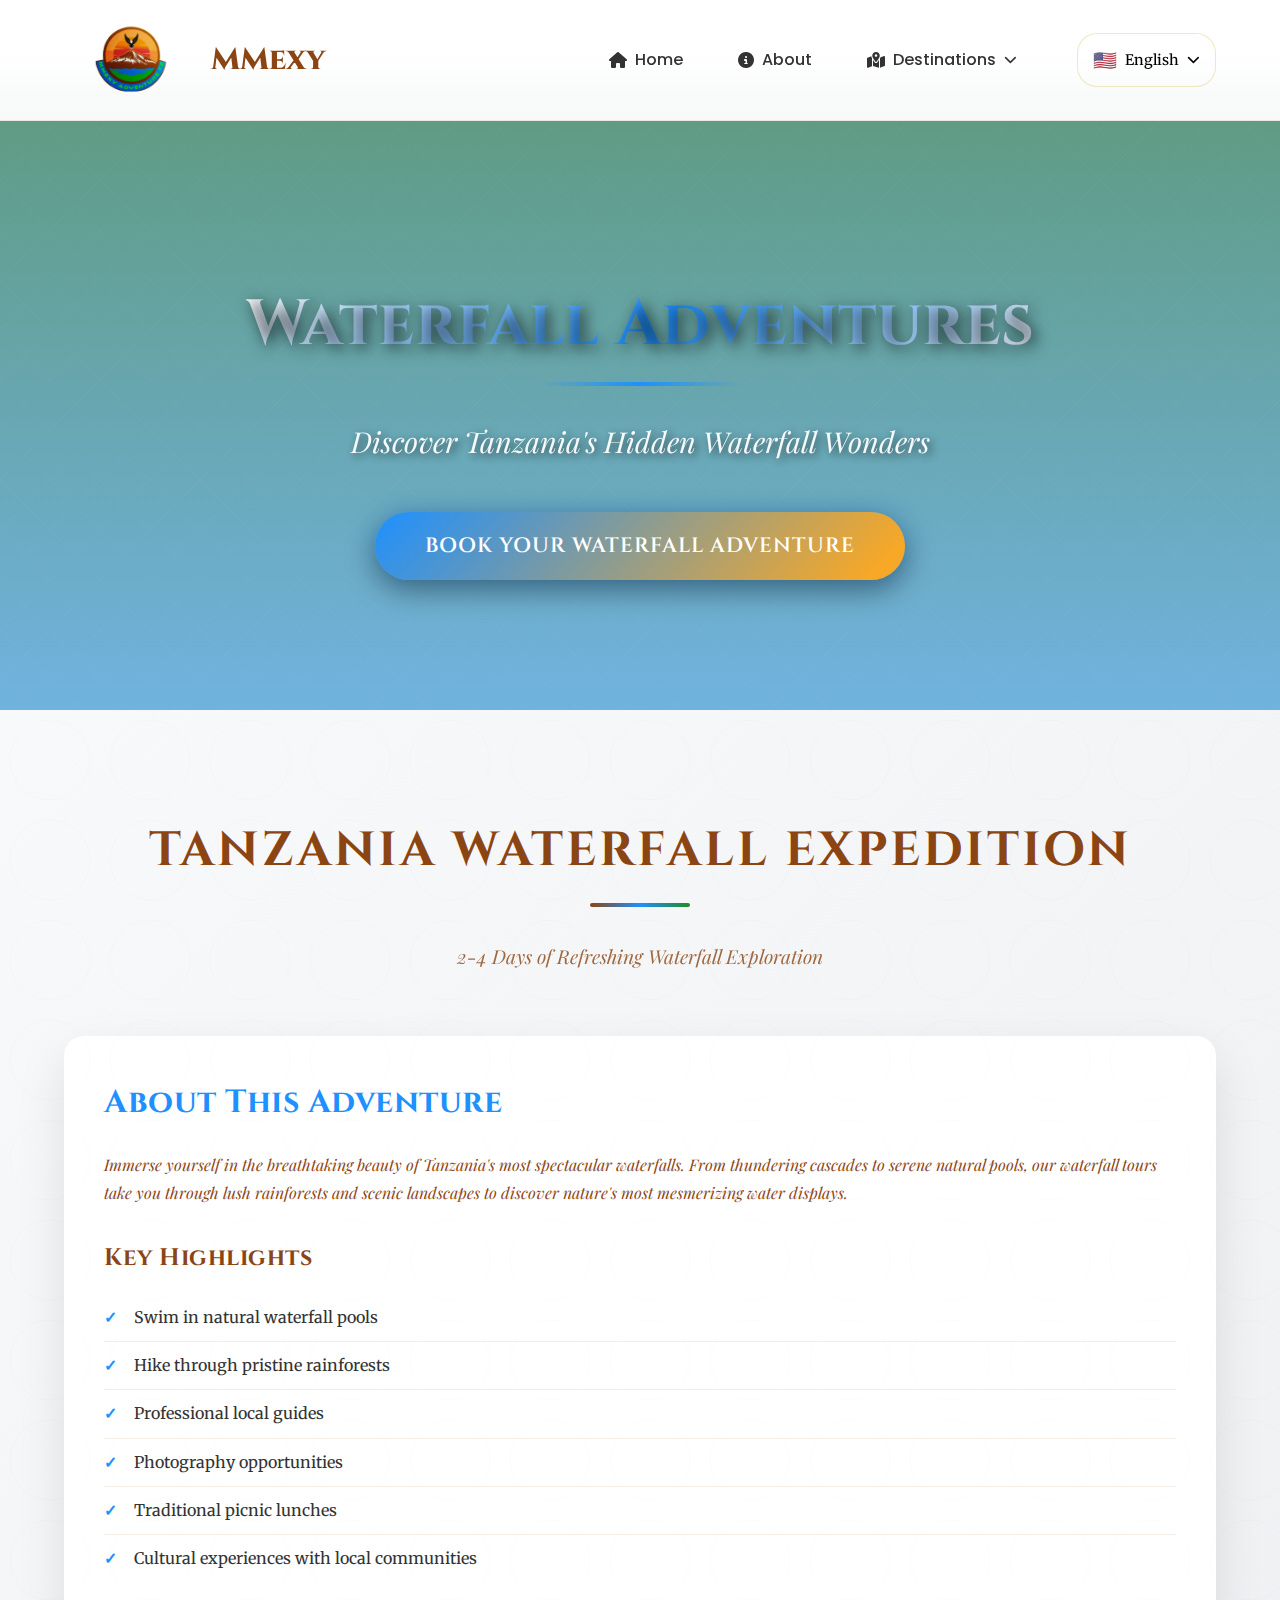
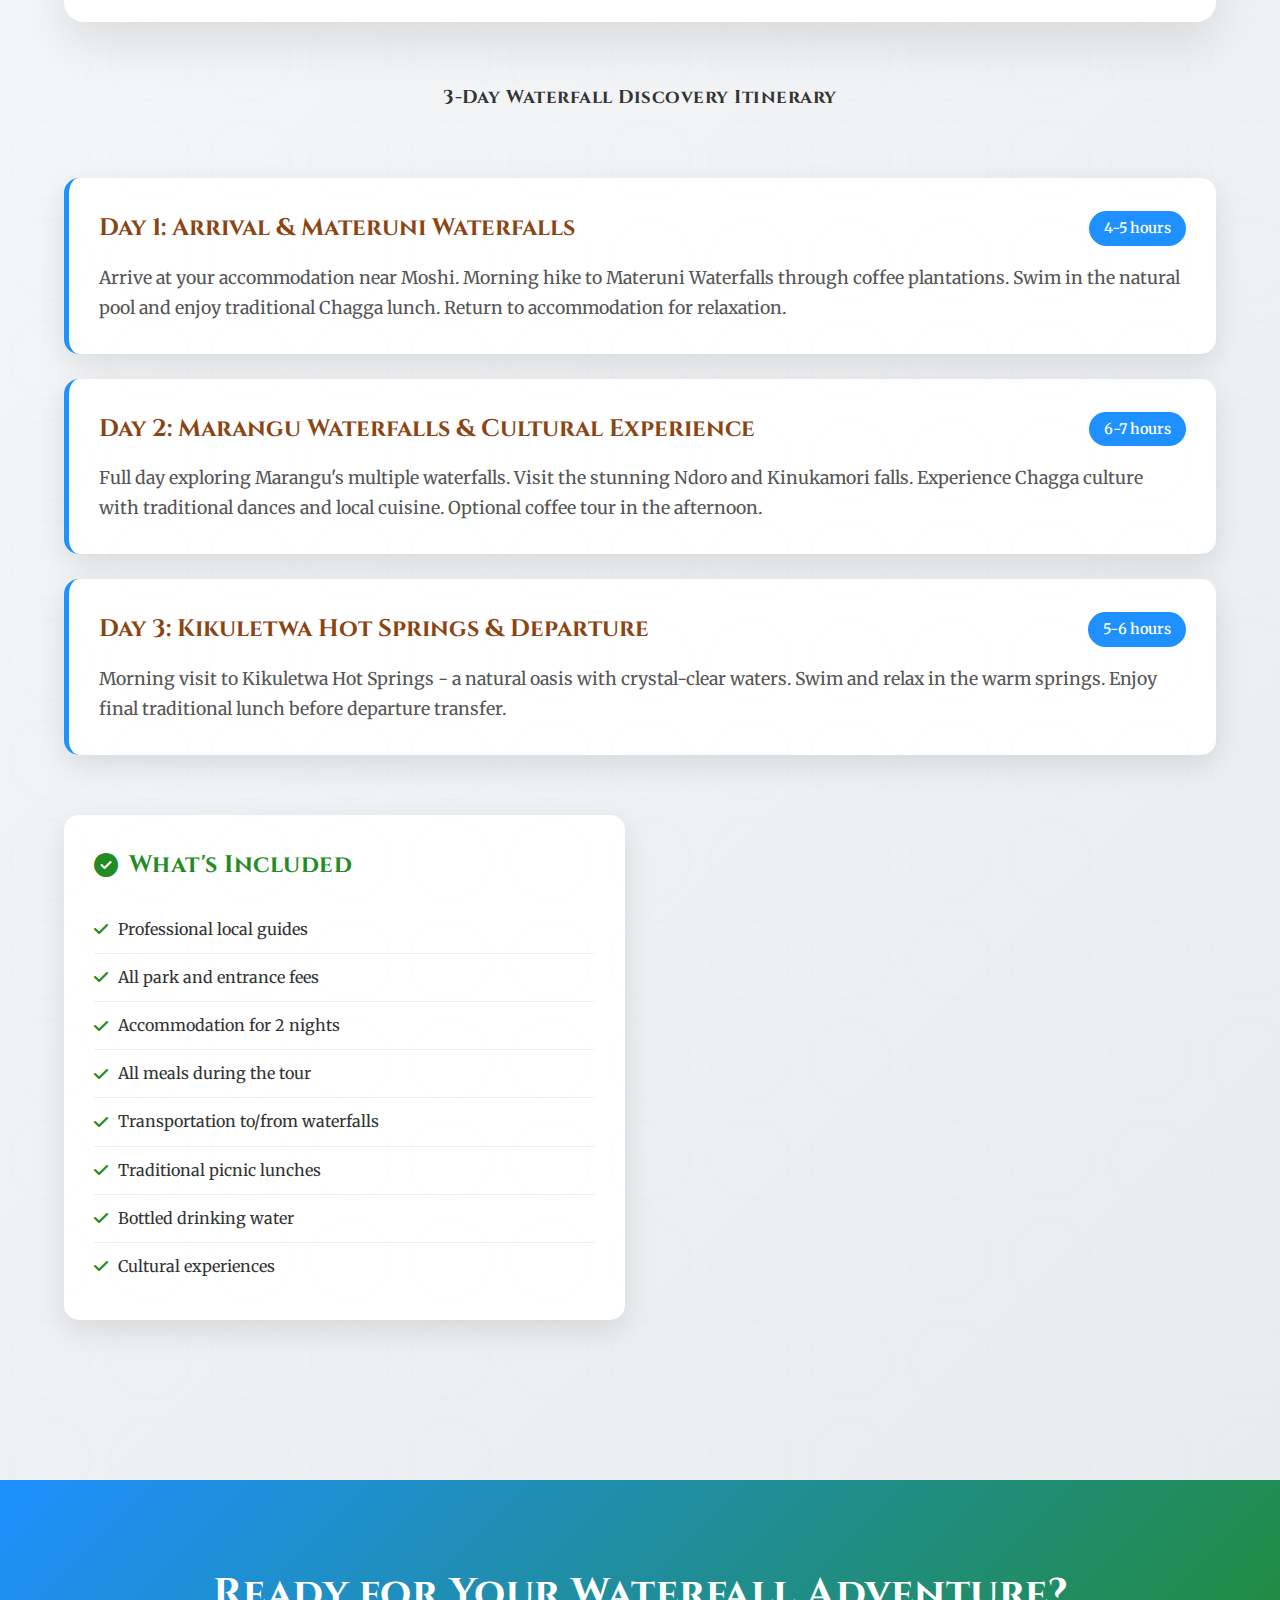
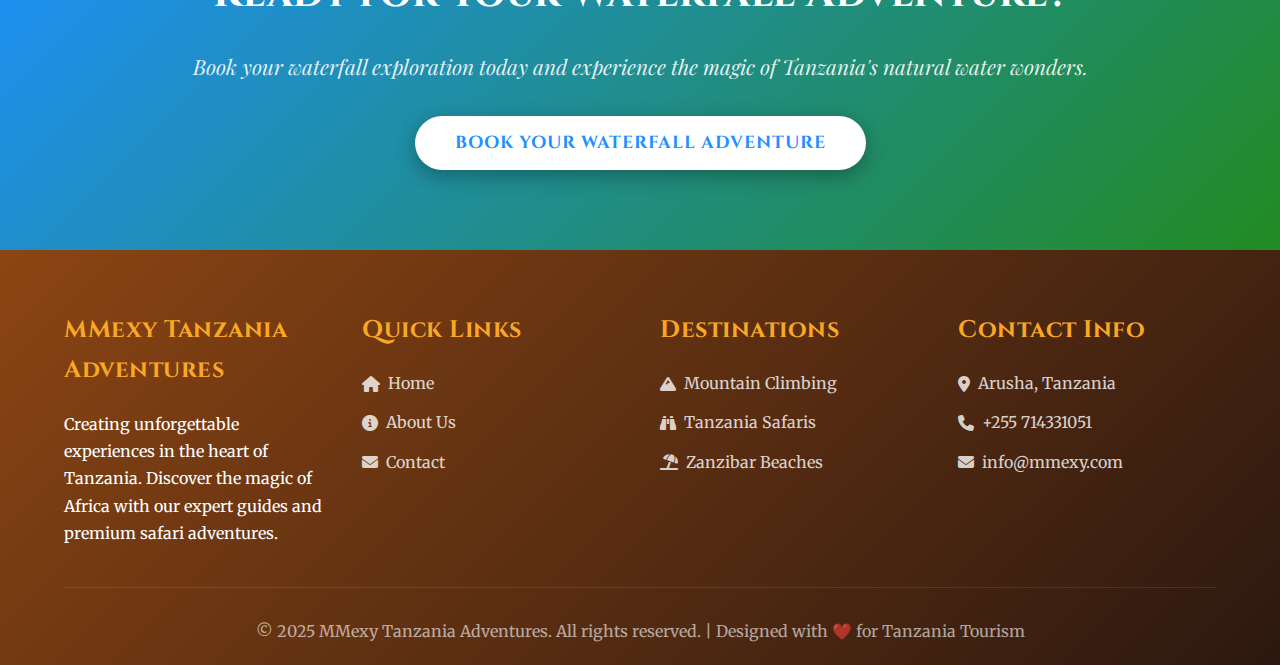
<file: waterfall-tourism.html>
<!DOCTYPE html>
<html lang="en">
<head>
    <meta charset="UTF-8">
    <meta name="viewport" content="width=device-width, initial-scale=1.0">
    <title>Waterfall Adventures | MMexy Tanzania Adventures</title>
    <link rel="stylesheet" href="https://cdnjs.cloudflare.com/ajax/libs/font-awesome/6.4.0/css/all.min.css">
    <link href="https://fonts.googleapis.com/css2?family=Poppins:wght@300;400;500;600;700&family=Playfair+Display:wght@400;700&family=Cinzel:wght@400;700&family=Merriweather:wght@300;400;700&display=swap" rel="stylesheet">
    <link href="https://unpkg.com/aos@2.3.1/dist/aos.css" rel="stylesheet">
    <style>
        :root {
            --primary: #1a6d38;
            --secondary: #f9a825;
            --accent: #1565c0;
            --light: #f5f5f5;
            --dark: #333333;
            --shadow: 0 4px 15px rgba(0, 0, 0, 0.1);
            --premium-gold: #ffd700;
            --premium-silver: #c0c0c0;
            --premium-bronze: #cd7f32;
            --artistic-brown: #8B4513;
            --safari-orange: #FF8C00;
            --nature-green: #228B22;
            --transition: all 0.3s cubic-bezier(0.4, 0, 0.2, 1);
            --waterfall-blue: #1e90ff;
        }
       
        * {
            margin: 0;
            padding: 0;
            box-sizing: border-box;
        }
       
        body {
            font-family: 'Merriweather', serif;
            line-height: 1.7;
            color: var(--dark);
            background-color: #f9f9f9;
            overflow-x: hidden;
        }
       
        h1, h2, h3, h4 {
            font-family: 'Cinzel', serif;
            font-weight: 700;
            letter-spacing: 0.5px;
        }

        /* ===== PREMIUM NAVIGATION BAR ===== */
        .premium-navbar {
            position: fixed;
            top: 0;
            width: 100%;
            background: rgba(255, 255, 255, 0.95);
            backdrop-filter: blur(20px);
            -webkit-backdrop-filter: blur(20px);
            z-index: 1000;
            padding: 15px 0;
            transition: var(--transition);
            border-bottom: 1px solid rgba(139, 69, 19, 0.1);
        }

        .premium-navbar.scrolled {
            padding: 10px 0;
            background: rgba(255, 255, 255, 0.98);
            box-shadow: 0 8px 32px rgba(0, 0, 0, 0.1);
        }

        .nav-container {
            width: 90%;
            max-width: 1200px;
            margin: 0 auto;
            display: flex;
            justify-content: space-between;
            align-items: center;
        }

        .nav-logo {
            display: flex;
            align-items: center;
            gap: 12px;
            text-decoration: none;
            color: var(--artistic-brown);
            font-weight: 700;
            font-size: 1.5rem;
            font-family: 'Cinzel', serif;
            transition: var(--transition);
        }

        .nav-logo:hover {
            transform: scale(1.05);
            color: var(--safari-orange);
        }

        .logo-icon {
            font-size: 2rem;
            color: var(--safari-orange);
        }

        .desktop-nav {
            display: flex;
            align-items: center;
            gap: 30px;
        }

        .nav-menu {
            display: flex;
            list-style: none;
            gap: 25px;
            margin: 0;
            padding: 0;
        }

        .nav-item {
            position: relative;
        }

        .nav-link {
            display: flex;
            align-items: center;
            gap: 8px;
            text-decoration: none;
            color: var(--dark);
            font-weight: 500;
            padding: 10px 15px;
            border-radius: 25px;
            transition: var(--transition);
            font-family: 'Poppins', sans-serif;
        }

        .nav-link:hover,
        .nav-link.active {
            background: linear-gradient(135deg, var(--safari-orange), var(--secondary));
            color: white;
            transform: translateY(-2px);
            box-shadow: 0 4px 15px rgba(249, 168, 37, 0.3);
        }

        .dropdown-parent {
            position: relative;
        }

        .dropdown {
            position: absolute;
            top: 100%;
            left: 0;
            background: rgba(255, 255, 255, 0.95);
            backdrop-filter: blur(20px);
            -webkit-backdrop-filter: blur(20px);
            border-radius: 15px;
            padding: 15px;
            min-width: 250px;
            opacity: 0;
            visibility: hidden;
            transform: translateY(15px);
            transition: var(--transition);
            box-shadow: 0 20px 60px rgba(0, 0, 0, 0.15);
            border: 1px solid rgba(139, 69, 19, 0.1);
        }

        .dropdown-parent:hover .dropdown {
            opacity: 1;
            visibility: visible;
            transform: translateY(5px);
        }

        .dropdown-item {
            display: flex;
            align-items: center;
            gap: 12px;
            padding: 12px 15px;
            text-decoration: none;
            color: var(--dark);
            border-radius: 10px;
            transition: var(--transition);
            margin-bottom: 5px;
        }

        .dropdown-item:hover {
            background: linear-gradient(135deg, var(--safari-orange), var(--secondary));
            color: white;
            transform: translateX(5px);
        }

        .mobile-menu-btn {
            display: none;
            flex-direction: column;
            gap: 4px;
            background: none;
            border: none;
            cursor: pointer;
            padding: 8px;
        }

        .menu-line {
            width: 25px;
            height: 3px;
            background: var(--artistic-brown);
            border-radius: 2px;
            transition: var(--transition);
        }

        .mobile-menu-btn.active .menu-line:nth-child(1) {
            transform: rotate(45deg) translate(6px, 6px);
        }

        .mobile-menu-btn.active .menu-line:nth-child(2) {
            opacity: 0;
        }

        .mobile-menu-btn.active .menu-line:nth-child(3) {
            transform: rotate(-45deg) translate(6px, -6px);
        }

        /* ===== PREMIUM SIDEBAR ===== */
        .sidebar-overlay {
            position: fixed;
            top: 0;
            left: 0;
            width: 100%;
            height: 100%;
            background: rgba(0, 0, 0, 0.5);
            backdrop-filter: blur(5px);
            z-index: 1999;
            opacity: 0;
            visibility: hidden;
            transition: var(--transition);
        }

        .sidebar-overlay.active {
            opacity: 1;
            visibility: visible;
        }

        .premium-sidebar {
            position: fixed;
            top: 0;
            right: -400px;
            width: 350px;
            height: 100vh;
            background: rgba(255, 255, 255, 0.98);
            backdrop-filter: blur(20px);
            -webkit-backdrop-filter: blur(20px);
            z-index: 2000;
            transition: var(--transition);
            box-shadow: -5px 0 30px rgba(0, 0, 0, 0.1);
            display: flex;
            flex-direction: column;
        }

        .premium-sidebar.active {
            right: 0;
        }

        .sidebar-header {
            display: flex;
            justify-content: space-between;
            align-items: center;
            padding: 25px;
            border-bottom: 1px solid rgba(139, 69, 19, 0.1);
        }

        .sidebar-logo {
            display: flex;
            align-items: center;
            gap: 10px;
            color: var(--artistic-brown);
            font-weight: 700;
            font-size: 1.3rem;
            font-family: 'Cinzel', serif;
        }

        .sidebar-logo-icon {
            font-size: 1.8rem;
            color: var(--safari-orange);
        }

        .close-sidebar {
            background: none;
            border: none;
            font-size: 1.5rem;
            color: var(--artistic-brown);
            cursor: pointer;
            transition: var(--transition);
        }

        .close-sidebar:hover {
            color: var(--safari-orange);
            transform: rotate(90deg);
        }

        .sidebar-content {
            flex: 1;
            padding: 25px;
            overflow-y: auto;
        }

        .sidebar-nav {
            list-style: none;
        }

        .sidebar-item {
            margin-bottom: 10px;
        }

        .sidebar-link {
            display: flex;
            align-items: center;
            gap: 12px;
            padding: 15px 20px;
            text-decoration: none;
            color: var(--dark);
            border-radius: 12px;
            transition: var(--transition);
            font-weight: 500;
        }

        .sidebar-link:hover,
        .sidebar-link.active {
            background: linear-gradient(135deg, var(--safari-orange), var(--secondary));
            color: white;
            transform: translateX(5px);
        }

        .sidebar-dropdown-toggle {
            justify-content: space-between;
        }

        .dropdown-arrow {
            transition: var(--transition);
        }

        .sidebar-dropdown-toggle.active .dropdown-arrow {
            transform: rotate(180deg);
        }

        .sidebar-dropdown {
            max-height: 0;
            overflow: hidden;
            transition: var(--transition);
            margin-left: 20px;
        }

        .sidebar-dropdown.active {
            max-height: 500px;
        }

        .sidebar-footer {
            padding: 25px;
            border-top: 1px solid rgba(139, 69, 19, 0.1);
        }

        .sidebar-social {
            display: flex;
            justify-content: center;
            gap: 15px;
        }

        .social-link {
            display: flex;
            align-items: center;
            justify-content: center;
            width: 40px;
            height: 40px;
            background: linear-gradient(135deg, var(--safari-orange), var(--secondary));
            color: white;
            border-radius: 50%;
            text-decoration: none;
            transition: var(--transition);
        }

        .social-link:hover {
            transform: translateY(-3px) scale(1.1);
            box-shadow: 0 8px 20px rgba(249, 168, 37, 0.3);
        }

        /* ===== PREMIUM TRANSLATION SYSTEM ===== */
        .translation-system {
            position: relative;
        }

        .language-selector {
            position: relative;
            margin-left: 15px;
        }

        .current-language {
            display: flex;
            align-items: center;
            gap: 8px;
            padding: 10px 15px;
            background: rgba(255, 255, 255, 0.1);
            border: 1px solid rgba(212, 175, 55, 0.3);
            border-radius: 20px;
            color: #ffffff;
            cursor: pointer;
            transition: var(--transition);
            font-weight: 500;
            font-size: 0.9rem;
        }

        .current-language:hover {
            background: rgba(255, 255, 255, 0.15);
            border-color: var(--safari-orange);
            box-shadow: 0 2px 12px rgba(212, 175, 55, 0.2);
        }

        .language-flag {
            font-size: 1.2rem;
        }

        .language-dropdown {
            position: absolute;
            top: 100%;
            right: 0;
            background: rgba(26, 45, 26, 0.98);
            backdrop-filter: blur(20px);
            -webkit-backdrop-filter: blur(20px);
            border-radius: 15px;
            padding: 15px;
            min-width: 200px;
            opacity: 0;
            visibility: hidden;
            transform: translateY(15px);
            transition: var(--transition);
            border: 1px solid rgba(212, 175, 55, 0.2);
            box-shadow: 0 20px 60px rgba(0, 0, 0, 0.3);
            z-index: 1000;
        }

        .language-selector:hover .language-dropdown {
            opacity: 1;
            visibility: visible;
            transform: translateY(5px);
        }

        .language-dropdown::before {
            content: '';
            position: absolute;
            top: -8px;
            right: 20px;
            width: 16px;
            height: 16px;
            background: rgba(26, 45, 26, 0.98);
            transform: rotate(45deg);
            border-top: 1px solid rgba(212, 175, 55, 0.2);
            border-left: 1px solid rgba(212, 175, 55, 0.2);
        }

        .language-option {
            display: flex;
            align-items: center;
            gap: 12px;
            padding: 12px 15px;
            color: white;
            text-decoration: none;
            border-radius: 10px;
            transition: var(--transition);
            margin-bottom: 5px;
            font-size: 0.9rem;
        }

        .language-option:hover {
            background: linear-gradient(135deg, rgba(212, 175, 55, 0.2), rgba(249, 168, 37, 0.1));
            color: var(--safari-orange);
            transform: translateX(5px);
        }

        .language-option.active {
            background: linear-gradient(135deg, var(--safari-orange), var(--secondary));
            color: #1a2f1a;
            font-weight: 600;
        }

        /* Translation Loading Animation */
        .translation-loading {
            display: none;
            position: fixed;
            top: 0;
            left: 0;
            width: 100%;
            height: 100%;
            background: rgba(26, 45, 26, 0.9);
            z-index: 9999;
            justify-content: center;
            align-items: center;
            flex-direction: column;
            color: white;
        }

        .translation-loading.active {
            display: flex;
        }

        .loading-spinner {
            width: 50px;
            height: 50px;
            border: 3px solid rgba(212, 175, 55, 0.3);
            border-top: 3px solid var(--safari-orange);
            border-radius: 50%;
            animation: spin 1s linear infinite;
            margin-bottom: 20px;
        }

        @keyframes spin {
            0% { transform: rotate(0deg); }
            100% { transform: rotate(360deg); }
        }

        /* Sidebar Language Selector */
        .sidebar-language {
            width: 100%;
            background: rgba(255, 255, 255, 0.1);
            border: 1px solid rgba(212, 175, 55, 0.3);
            border-radius: 10px;
            padding: 12px 15px;
            color: #ffffff;
            font-weight: 500;
            margin-bottom: 20px;
            font-family: 'Poppins', sans-serif;
            cursor: pointer;
            transition: var(--transition);
        }

        .sidebar-language:hover {
            background: rgba(255, 255, 255, 0.15);
            border-color: var(--safari-orange);
        }

        .sidebar-language option {
            background: #1a2f1a;
            color: #ffffff;
        }

        /* Mobile Language Selector */
        .mobile-language-selector {
            display: none;
            padding: 20px;
        }

        @media (max-width: 1024px) {
            .desktop-nav .language-selector {
                display: none;
            }
            
            .mobile-language-selector {
                display: block;
            }
        }

        .container {
            width: 90%;
            max-width: 1200px;
            margin: 0 auto;
        }
       
        /* Artistic Text Styles */
        .artistic-title {
            font-family: 'Cinzel', serif;
            font-weight: 700;
            background: linear-gradient(135deg, var(--artistic-brown), var(--safari-orange));
            -webkit-background-clip: text;
            -webkit-text-fill-color: transparent;
            background-clip: text;
            text-shadow: 2px 2px 4px rgba(0, 0, 0, 0.1);
            position: relative;
            display: inline-block;
        }

        .artistic-title::after {
            content: '';
            position: absolute;
            bottom: -10px;
            left: 0;
            width: 100%;
            height: 3px;
            background: linear-gradient(90deg, transparent, var(--safari-orange), transparent);
        }

        .elegant-text {
            font-family: 'Playfair Display', serif;
            font-style: italic;
            color: var(--artistic-brown);
            line-height: 1.8;
        }

        .safari-heading {
            font-family: 'Cinzel', serif;
            color: var(--artistic-brown);
            text-transform: uppercase;
            letter-spacing: 2px;
            position: relative;
            padding-bottom: 15px;
        }

        .safari-heading::before {
            content: '❖';
            position: absolute;
            left: -30px;
            top: 50%;
            transform: translateY(-50%);
            color: var(--safari-orange);
            font-size: 1.2rem;
        }

        .safari-heading::after {
            content: '❖';
            position: absolute;
            right: -30px;
            top: 50%;
            transform: translateY(-50%);
            color: var(--safari-orange);
            font-size: 1.2rem;
        }

        .calligraphic-text {
            font-family: 'Playfair Display', serif;
            font-style: italic;
            background: linear-gradient(135deg, var(--artistic-brown), var(--nature-green));
            -webkit-background-clip: text;
            -webkit-text-fill-color: transparent;
            background-clip: text;
            font-weight: 600;
        }

        .ornamental-border {
            border: 2px solid transparent;
            border-image: linear-gradient(45deg, var(--artistic-brown), var(--safari-orange), var(--nature-green)) 1;
            padding: 20px;
            position: relative;
            background: linear-gradient(135deg, rgba(139, 69, 19, 0.05), rgba(34, 139, 34, 0.05));
        }

        .ornamental-border::before {
            content: '✦';
            position: absolute;
            top: -12px;
            left: 50%;
            transform: translateX(-50%);
            background: white;
            padding: 0 10px;
            color: var(--safari-orange);
            font-size: 1.2rem;
        }

        /* Waterfall Hero Section */
        .destination-hero {
            height: 70vh;
            background: linear-gradient(rgba(26, 109, 56, 0.7), rgba(30, 144, 255, 0.6)), 
                        url('https://africaadventurevacations.com/wp-content/uploads/2022/03/Waterfalls-in-Tanzania.jpg');
            background-size: cover;
            background-position: center;
            background-attachment: fixed;
            display: flex;
            align-items: center;
            justify-content: center;
            text-align: center;
            color: white;
            padding-top: 80px;
            position: relative;
            overflow: hidden;
        }

        .destination-hero::before {
            content: '';
            position: absolute;
            top: 0;
            left: 0;
            width: 100%;
            height: 100%;
            background: url('data:image/svg+xml,<svg xmlns="http://www.w3.org/2000/svg" viewBox="0 0 100 100" fill="none" stroke="rgba(255,255,255,0.1)" stroke-width="0.5"><path d="M0,0 L100,100 M100,0 L0,100"/></svg>');
            background-size: 50px 50px;
            animation: backgroundMove 20s linear infinite;
        }

        @keyframes backgroundMove {
            0% {
                background-position: 0 0;
            }
            100% {
                background-position: 50px 50px;
            }
        }

        .destination-hero-content {
            max-width: 900px;
            padding: 0 20px;
            animation: fadeInUp 1.2s ease;
            position: relative;
            z-index: 2;
        }

        @keyframes fadeInUp {
            from { 
                opacity: 0; 
                transform: translateY(50px) scale(0.95); 
            }
            to { 
                opacity: 1; 
                transform: translateY(0) scale(1); 
            }
        }

        .destination-hero h1 {
            font-size: 4rem;
            margin-bottom: 2rem;
            text-shadow: 4px 4px 15px rgba(0, 0, 0, 0.7);
            line-height: 1.1;
            font-family: 'Cinzel', serif;
            background: linear-gradient(135deg, #fff, var(--waterfall-blue), #fff);
            -webkit-background-clip: text;
            -webkit-text-fill-color: transparent;
            background-clip: text;
            position: relative;
            padding-bottom: 25px;
            animation: titleGlow 3s ease-in-out infinite alternate;
        }

        @keyframes titleGlow {
            from {
                text-shadow: 4px 4px 15px rgba(0, 0, 0, 0.7),
                           0 0 20px rgba(30, 144, 255, 0.3);
            }
            to {
                text-shadow: 4px 4px 15px rgba(0, 0, 0, 0.7),
                           0 0 30px rgba(30, 144, 255, 0.6);
            }
        }

        .destination-hero h1::after {
            content: '';
            position: absolute;
            bottom: 0;
            left: 50%;
            transform: translateX(-50%);
            width: 200px;
            height: 4px;
            background: linear-gradient(90deg, transparent, var(--waterfall-blue), transparent);
            border-radius: 2px;
        }

        .destination-hero p {
            font-size: 1.8rem;
            margin-bottom: 3rem;
            text-shadow: 3px 3px 10px rgba(0, 0, 0, 0.7);
            opacity: 0.95;
            font-family: 'Playfair Display', serif;
            font-style: italic;
            line-height: 1.6;
            animation: fadeIn 2s ease 0.5s both;
        }

        @keyframes fadeIn {
            from { opacity: 0; }
            to { opacity: 1; }
        }

        .btn {
            display: inline-block;
            background: linear-gradient(135deg, var(--secondary), var(--safari-orange));
            color: white;
            padding: 15px 40px;
            border-radius: 30px;
            text-decoration: none;
            font-weight: 600;
            transition: all 0.3s ease;
            border: none;
            cursor: pointer;
            box-shadow: 0 6px 20px rgba(0, 0, 0, 0.3);
            font-size: 1.1rem;
            font-family: 'Cinzel', serif;
            letter-spacing: 1px;
            text-transform: uppercase;
            position: relative;
            overflow: hidden;
        }

        .btn::before {
            content: '';
            position: absolute;
            top: 0;
            left: -100%;
            width: 100%;
            height: 100%;
            background: linear-gradient(90deg, transparent, rgba(255,255,255,0.3), transparent);
            transition: left 0.5s;
        }

        .btn:hover::before {
            left: 100%;
        }
       
        .btn:hover {
            transform: translateY(-3px);
            box-shadow: 0 8px 25px rgba(0, 0, 0, 0.4);
        }

        .destination-hero .btn {
            padding: 20px 50px;
            font-size: 1.3rem;
            border-radius: 50px;
            background: linear-gradient(135deg, var(--waterfall-blue), var(--secondary), var(--waterfall-blue));
            background-size: 200% 100%;
            animation: gradientShift 3s ease infinite;
            box-shadow: 0 10px 30px rgba(0, 0, 0, 0.4),
                       0 0 20px rgba(30, 144, 255, 0.3);
            transition: all 0.4s ease;
        }

        @keyframes gradientShift {
            0%, 100% {
                background-position: 0% 50%;
            }
            50% {
                background-position: 100% 50%;
            }
        }

        .destination-hero .btn:hover {
            transform: translateY(-5px) scale(1.05);
            box-shadow: 0 15px 40px rgba(0, 0, 0, 0.5),
                       0 0 30px rgba(30, 144, 255, 0.5);
            animation: none;
            background-position: 100% 50%;
        }

        /* Destination Content Section */
        .destination-content {
            padding: 100px 0;
            background: linear-gradient(135deg, #f8f9fa 0%, #e9ecef 100%);
            position: relative;
        }

        .destination-content::before {
            content: '';
            position: absolute;
            top: 0;
            left: 0;
            width: 100%;
            height: 100%;
            background: url('data:image/svg+xml,<svg xmlns="http://www.w3.org/2000/svg" viewBox="0 0 100 100" fill="none" stroke="rgba(30, 144, 255, 0.05)" stroke-width="0.5"><circle cx="50" cy="50" r="40"/></svg>');
            background-size: 100px 100px;
        }
       
        .section-title {
            text-align: center;
            margin-bottom: 4rem;
            position: relative;
        }
       
        .section-title h2 {
            font-size: 3rem;
            color: var(--artistic-brown);
            position: relative;
            display: inline-block;
            margin-bottom: 2rem;
            font-family: 'Cinzel', serif;
            text-transform: uppercase;
            letter-spacing: 3px;
        }
       
        .section-title h2::after {
            content: '';
            position: absolute;
            width: 100px;
            height: 4px;
            background: linear-gradient(90deg, var(--artistic-brown), var(--waterfall-blue), var(--nature-green));
            bottom: -15px;
            left: 50%;
            transform: translateX(-50%);
            border-radius: 2px;
        }

        .section-title .section-subtitle {
            font-family: 'Playfair Display', serif;
            font-style: italic;
            color: var(--artistic-brown);
            font-size: 1.2rem;
            margin-top: 1rem;
            opacity: 0.8;
        }

        .package-details {
            margin-bottom: 60px;
        }

        .package-description {
            background: white;
            padding: 40px;
            border-radius: 20px;
            box-shadow: 0 20px 50px rgba(0, 0, 0, 0.1);
            margin-bottom: 40px;
        }

        .package-description h3 {
            font-size: 2rem;
            color: var(--waterfall-blue);
            margin-bottom: 20px;
            font-family: 'Cinzel', serif;
        }

        .package-description h4 {
            font-size: 1.5rem;
            color: var(--artistic-brown);
            margin: 30px 0 15px;
            font-family: 'Cinzel', serif;
        }

        .package-description ul {
            list-style: none;
            padding-left: 0;
        }

        .package-description li {
            padding: 10px 0;
            border-bottom: 1px solid rgba(139, 69, 19, 0.1);
            position: relative;
            padding-left: 30px;
        }

        .package-description li:before {
            content: '✓';
            position: absolute;
            left: 0;
            color: var(--waterfall-blue);
            font-weight: bold;
        }

        .package-description li:last-child {
            border-bottom: none;
        }

        /* Itinerary Styles */
        .itinerary {
            margin-bottom: 60px;
        }

        .itinerary-day {
            background: white;
            border-radius: 15px;
            padding: 30px;
            margin-bottom: 25px;
            box-shadow: 0 10px 30px rgba(0, 0, 0, 0.1);
            border-left: 5px solid var(--waterfall-blue);
            transition: var(--transition);
        }

        .itinerary-day:hover {
            transform: translateY(-5px);
            box-shadow: 0 15px 40px rgba(0, 0, 0, 0.15);
        }

        .day-header {
            display: flex;
            justify-content: space-between;
            align-items: center;
            margin-bottom: 15px;
        }

        .day-title {
            font-size: 1.5rem;
            font-weight: bold;
            color: var(--artistic-brown);
            font-family: 'Cinzel', serif;
        }

        .day-duration {
            background: var(--waterfall-blue);
            color: white;
            padding: 5px 15px;
            border-radius: 20px;
            font-size: 0.9rem;
            font-weight: 600;
        }

        .day-activities {
            font-size: 1.1rem;
            line-height: 1.7;
            color: #555;
        }

        /* Includes & Excludes */
        .includes-excludes {
            display: grid;
            grid-template-columns: 1fr 1fr;
            gap: 30px;
            margin-bottom: 60px;
        }

        .includes-box, .excludes-box {
            background: white;
            padding: 30px;
            border-radius: 15px;
            box-shadow: 0 10px 30px rgba(0, 0, 0, 0.1);
        }

        .includes-box h3, .excludes-box h3 {
            font-size: 1.5rem;
            margin-bottom: 20px;
            display: flex;
            align-items: center;
            gap: 10px;
            font-family: 'Cinzel', serif;
        }

        .includes-box h3 {
            color: var(--nature-green);
        }

        .excludes-box h3 {
            color: #e74c3c;
        }

        .includes-box ul, .excludes-box ul {
            list-style: none;
            padding-left: 0;
        }

        .includes-box li, .excludes-box li {
            padding: 10px 0;
            border-bottom: 1px solid rgba(139, 69, 19, 0.1);
            display: flex;
            align-items: center;
            gap: 10px;
        }

        .includes-box li:last-child, .excludes-box li:last-child {
            border-bottom: none;
        }

        .includes-box i {
            color: var(--nature-green);
        }

        .excludes-box i {
            color: #e74c3c;
        }

        /* Booking Section */
        .booking-section-destination {
            padding: 80px 0;
            background: linear-gradient(135deg, var(--waterfall-blue), var(--nature-green));
            color: white;
            text-align: center;
        }

        .booking-cta h2 {
            font-size: 2.5rem;
            margin-bottom: 20px;
            font-family: 'Cinzel', serif;
        }

        .booking-cta .elegant-text {
            font-size: 1.3rem;
            margin-bottom: 30px;
            color: rgba(255, 255, 255, 0.9);
        }

        .booking-cta .btn {
            background: white;
            color: var(--waterfall-blue);
            font-weight: bold;
        }

        .booking-cta .btn:hover {
            background: var(--artistic-brown);
            color: white;
        }

        /* Footer */
        .footer {
            background: linear-gradient(135deg, var(--artistic-brown), #2c1810);
            color: white;
            padding: 60px 0 20px;
            position: relative;
        }

        .footer-content {
            display: grid;
            grid-template-columns: repeat(auto-fit, minmax(250px, 1fr));
            gap: 40px;
            margin-bottom: 40px;
        }

        .footer-section h3 {
            font-size: 1.5rem;
            margin-bottom: 20px;
            color: var(--secondary);
            font-family: 'Cinzel', serif;
        }

        .footer-links {
            list-style: none;
        }

        .footer-links li {
            margin-bottom: 12px;
        }

        .footer-links a {
            color: rgba(255, 255, 255, 0.8);
            text-decoration: none;
            transition: var(--transition);
            display: flex;
            align-items: center;
            gap: 8px;
        }

        .footer-links a:hover {
            color: var(--secondary);
            transform: translateX(5px);
        }

        .footer-bottom {
            text-align: center;
            padding-top: 30px;
            border-top: 1px solid rgba(255, 255, 255, 0.1);
            color: rgba(255, 255, 255, 0.6);
        }

        /* Premium Modal Styles */
        .premium-modal {
            display: none;
            position: fixed;
            top: 0;
            left: 0;
            width: 100%;
            height: 100%;
            background: rgba(0, 0, 0, 0.8);
            backdrop-filter: blur(10px);
            z-index: 3000;
            overflow-y: auto;
        }

        .premium-modal-content {
            position: relative;
            background: linear-gradient(135deg, #1a2f1a, #2c3e50);
            margin: 50px auto;
            border-radius: 20px;
            box-shadow: 0 25px 80px rgba(0, 0, 0, 0.5);
            overflow: hidden;
            color: white;
            max-width: 800px;
            width: 95%;
        }

        .premium-modal-header {
            padding: 25px 30px;
            background: rgba(0, 0, 0, 0.3);
            border-bottom: 1px solid rgba(255, 255, 255, 0.1);
            display: flex;
            justify-content: space-between;
            align-items: center;
        }

        .premium-modal-header h2 {
            margin: 0;
            font-size: 1.8rem;
            color: var(--premium-gold);
            font-family: 'Cinzel', serif;
        }

        .close-premium-modal {
            background: none;
            border: none;
            color: white;
            font-size: 2rem;
            cursor: pointer;
            transition: var(--transition);
        }

        .close-premium-modal:hover {
            color: var(--premium-gold);
            transform: scale(1.1);
        }

        .premium-modal-body {
            padding: 30px;
        }

        /* Booking Steps */
        .booking-steps {
            display: flex;
            justify-content: space-between;
            margin-bottom: 40px;
            position: relative;
        }

        .booking-steps::before {
            content: '';
            position: absolute;
            top: 25px;
            left: 10%;
            right: 10%;
            height: 3px;
            background: rgba(255, 255, 255, 0.2);
            z-index: 1;
        }

        .booking-step {
            display: flex;
            flex-direction: column;
            align-items: center;
            position: relative;
            z-index: 2;
            flex: 1;
        }

        .step-number {
            width: 50px;
            height: 50px;
            border-radius: 50%;
            background: rgba(255, 255, 255, 0.1);
            border: 3px solid rgba(255, 255, 255, 0.3);
            display: flex;
            align-items: center;
            justify-content: center;
            font-weight: bold;
            margin-bottom: 10px;
            transition: var(--transition);
        }

        .booking-step.active .step-number {
            background: var(--premium-gold);
            border-color: var(--premium-gold);
            color: #000;
        }

        .step-label {
            font-size: 0.9rem;
            text-align: center;
            opacity: 0.7;
        }

        .booking-step.active .step-label {
            opacity: 1;
            color: var(--premium-gold);
        }

        /* Booking Sections */
        .booking-section {
            display: none;
        }

        .booking-section.active {
            display: block;
        }

        .step-title {
            text-align: center;
            margin-bottom: 30px;
            color: var(--premium-gold);
            font-size: 1.5rem;
            font-family: 'Cinzel', serif;
        }

        /* Package Levels */
        .package-levels {
            display: grid;
            grid-template-columns: repeat(auto-fit, minmax(250px, 1fr));
            gap: 20px;
            margin-bottom: 30px;
        }

        .package-level {
            background: rgba(255, 255, 255, 0.05);
            border: 2px solid rgba(255, 255, 255, 0.1);
            border-radius: 15px;
            padding: 25px;
            text-align: center;
            cursor: pointer;
            transition: var(--transition);
        }

        .package-level:hover {
            transform: translateY(-5px);
            border-color: var(--premium-gold);
        }

        .package-level.selected {
            border-color: var(--premium-gold);
            background: rgba(218, 165, 32, 0.1);
        }

        .level-icon {
            font-size: 3rem;
            margin-bottom: 15px;
            color: var(--premium-gold);
        }

        .level-name {
            font-size: 1.3rem;
            font-weight: bold;
            margin-bottom: 10px;
            color: var(--premium-gold);
            font-family: 'Cinzel', serif;
        }

        .level-price {
            font-size: 2rem;
            font-weight: bold;
            margin-bottom: 20px;
            color: white;
        }

        .level-features {
            list-style: none;
            padding: 0;
            text-align: left;
        }

        .level-features li {
            padding: 8px 0;
            display: flex;
            align-items: center;
            gap: 10px;
        }

        .level-features i {
            color: var(--premium-gold);
        }

        /* Group Selection */
        .group-selection {
            margin-bottom: 30px;
        }

        .group-options {
            display: grid;
            grid-template-columns: repeat(auto-fit, minmax(200px, 1fr));
            gap: 15px;
            margin-bottom: 20px;
        }

        .group-option {
            background: rgba(255, 255, 255, 0.05);
            border: 2px solid rgba(255, 255, 255, 0.1);
            border-radius: 15px;
            padding: 20px;
            text-align: center;
            cursor: pointer;
            transition: var(--transition);
        }

        .group-option:hover {
            transform: translateY(-3px);
            border-color: var(--premium-gold);
        }

        .group-option.selected {
            border-color: var(--premium-gold);
            background: rgba(218, 165, 32, 0.1);
        }

        .group-icon {
            font-size: 2.5rem;
            margin-bottom: 10px;
            color: var(--premium-gold);
        }

        .group-name {
            font-size: 1.2rem;
            font-weight: bold;
            margin-bottom: 5px;
            color: white;
        }

        .group-description {
            font-size: 0.9rem;
            opacity: 0.8;
        }

        /* People Counter */
        .people-counter {
            display: flex;
            align-items: center;
            justify-content: center;
            gap: 15px;
            margin: 20px 0;
            padding: 15px;
            background: rgba(255, 255, 255, 0.05);
            border-radius: 10px;
        }

        .counter-label {
            font-weight: bold;
        }

        .counter-btn {
            width: 40px;
            height: 40px;
            border-radius: 50%;
            background: var(--premium-gold);
            color: #000;
            border: none;
            font-size: 1.2rem;
            font-weight: bold;
            cursor: pointer;
            transition: var(--transition);
        }

        .counter-btn:hover {
            transform: scale(1.1);
        }

        .people-count {
            font-size: 1.5rem;
            font-weight: bold;
            min-width: 40px;
            text-align: center;
        }

        /* Price Summary */
        .price-summary {
            background: rgba(255, 255, 255, 0.05);
            border-radius: 15px;
            padding: 20px;
            margin-bottom: 30px;
        }

        .summary-title {
            margin-bottom: 15px;
            color: var(--premium-gold);
            font-size: 1.3rem;
            font-family: 'Cinzel', serif;
        }

        .price-breakdown {
            margin-bottom: 20px;
        }

        .price-item {
            display: flex;
            justify-content: space-between;
            padding: 10px 0;
            border-bottom: 1px solid rgba(255, 255, 255, 0.1);
        }

        .price-item:last-child {
            border-bottom: none;
        }

        .price-label {
            opacity: 0.8;
        }

        .price-value {
            font-weight: bold;
        }

        .discount-label {
            color: #4CAF50;
        }

        .discount-value {
            color: #4CAF50;
        }

        .total-price {
            display: flex;
            justify-content: space-between;
            padding-top: 15px;
            border-top: 2px solid rgba(255, 255, 255, 0.2);
            font-size: 1.3rem;
            font-weight: bold;
        }

        .total-label {
            color: var(--premium-gold);
        }

        .total-value {
            color: white;
        }

        .original-price {
            text-align: center;
            margin-top: 10px;
            padding-top: 10px;
            border-top: 1px dashed rgba(255, 255, 255, 0.3);
        }

        .original-label {
            font-size: 0.9rem;
            opacity: 0.8;
            text-decoration: line-through;
        }

        .original-value {
            font-size: 0.9rem;
            opacity: 0.8;
            text-decoration: line-through;
            margin-left: 10px;
        }

        /* Contact Form */
        .contact-form {
            margin-bottom: 30px;
        }

        .form-grid {
            display: grid;
            grid-template-columns: 1fr 1fr;
            gap: 15px;
        }

        .form-input {
            padding: 15px;
            border: 1px solid rgba(255, 255, 255, 0.3);
            background: rgba(255, 255, 255, 0.1);
            border-radius: 8px;
            color: white;
            font-size: 16px;
            width: 100%;
            box-sizing: border-box;
        }

        .form-input::placeholder {
            color: rgba(255, 255, 255, 0.6);
        }

        .full-width {
            grid-column: 1 / -1;
        }

        /* Modal Actions */
        .modal-actions {
            display: flex;
            justify-content: space-between;
            gap: 15px;
        }

        .modal-btn {
            padding: 15px 30px;
            border: none;
            border-radius: 10px;
            font-weight: bold;
            cursor: pointer;
            transition: var(--transition);
            font-family: 'Cinzel', serif;
            flex: 1;
        }

        .btn-secondary {
            background: rgba(255, 255, 255, 0.1);
            color: white;
        }

        .btn-secondary:hover {
            background: rgba(255, 255, 255, 0.2);
        }

        .btn-primary {
            background: var(--premium-gold);
            color: #000;
        }

        .btn-primary:hover {
            background: #e6c200;
            transform: translateY(-2px);
        }

        /* Back Button */
        .btn-back {
            background: var(--waterfall-blue);
            color: white;
            display: flex;
            align-items: center;
            justify-content: center;
            gap: 10px;
        }

        .btn-back:hover {
            background: #1c7ed6;
        }

        /* Mobile Actions */
        .mobile-actions {
            display: none;
            position: sticky;
            bottom: 0;
            background: linear-gradient(transparent, rgba(0,0,0,0.9));
            padding: 20px 15px 15px;
            margin: 20px -30px -30px;
            z-index: 100;
        }

        .mobile-next-btn, .mobile-complete-btn {
            width: 100%;
            padding: 16px 20px;
            background: var(--premium-gold);
            color: #000;
            border: none;
            border-radius: 12px;
            font-size: 1.1rem;
            font-weight: bold;
            display: flex;
            align-items: center;
            justify-content: center;
            gap: 10px;
            cursor: pointer;
            transition: all 0.3s ease;
        }

        .mobile-complete-btn {
            background: #28a745;
            color: white;
        }

        .mobile-next-btn:hover, .mobile-complete-btn:hover {
            transform: translateY(-2px);
            box-shadow: 0 5px 15px rgba(0,0,0,0.3);
        }

        /* Mobile Back Button */
        .mobile-back-btn {
            width: 100%;
            padding: 12px 20px;
            background: var(--waterfall-blue);
            color: white;
            border: none;
            border-radius: 12px;
            font-size: 1rem;
            font-weight: bold;
            display: flex;
            align-items: center;
            justify-content: center;
            gap: 10px;
            cursor: pointer;
            transition: all 0.3s ease;
            margin-bottom: 10px;
        }

        .mobile-back-btn:hover {
            background: #1c7ed6;
            transform: translateY(-2px);
        }

        /* Responsive Design */
        @media (max-width: 1024px) {
            .desktop-nav {
                display: none;
            }

            .mobile-menu-btn {
                display: flex;
            }

            .destination-hero h1 {
                font-size: 3rem;
            }

            .destination-hero p {
                font-size: 1.5rem;
            }

            .section-title h2 {
                font-size: 2.5rem;
            }

            .includes-excludes {
                grid-template-columns: 1fr;
            }
        }

        @media (max-width: 768px) {
            .destination-hero h1 {
                font-size: 2.5rem;
            }

            .destination-hero p {
                font-size: 1.2rem;
            }

            .section-title h2 {
                font-size: 2rem;
            }

            .package-levels {
                grid-template-columns: 1fr;
            }

            .group-options {
                grid-template-columns: 1fr;
            }

            .form-grid {
                grid-template-columns: 1fr;
            }

            .premium-sidebar {
                width: 300px;
            }

            .modal-actions {
                display: none;
            }

            .mobile-actions {
                display: block;
            }

            .desktop-only {
                display: none;
            }
        }

        @media (max-width: 480px) {
            .destination-hero h1 {
                font-size: 2rem;
            }

            .destination-hero .btn {
                padding: 15px 30px;
                font-size: 1.1rem;
            }

            .section-title h2 {
                font-size: 1.8rem;
            }

            .package-description {
                padding: 20px;
            }

            .day-header {
                flex-direction: column;
                align-items: flex-start;
                gap: 10px;
            }

            .premium-modal-content {
                margin: 20px auto;
            }

            .premium-modal-body {
                padding: 20px;
            }

            .booking-steps {
                flex-direction: column;
                gap: 20px;
            }

            .booking-steps::before {
                display: none;
            }
        }

        /* Main Content Spacing */
        .main-content {
            padding-top: 80px;
        }
    </style>
</head>
<body>
    <!-- Premium Translation Loading -->
    <div class="translation-loading" id="translationLoading">
        <div class="loading-spinner"></div>
        <p data-i18n="translation.loading">Translating content...</p>
    </div>

    <!-- Premium Navigation Bar -->
    <nav class="premium-navbar" id="premiumNavbar">
        <div class="nav-container">
            <!-- Logo -->
            <a href="index.html" class="nav-logo d-flex align-items-center text-decoration-none">
                <img src="assets/images/logo.png" alt="MMexy Tanzania Logo" class="logo-img me-2">
                <span class="logo-text">MMexy</span>
            </a>

            <!-- Desktop Navigation -->
            <div class="desktop-nav">
                <ul class="nav-menu">
                    <li class="nav-item">
                        <a href="index.html" class="nav-link" data-i18n="nav.home">
                            <i class="fas fa-home"></i>
                            <span>Home</span>
                        </a>
                    </li>
                    <li class="nav-item">
                        <a href="about-us.html" class="nav-link" data-i18n="nav.about">
                            <i class="fas fa-info-circle"></i>
                            <span>About</span>
                        </a>
                    </li>
                    <li class="nav-item dropdown-parent">
                        <a href="#" class="nav-link" data-i18n="nav.destinations">
                            <i class="fas fa-map-marked-alt"></i>
                            <span>Destinations</span>
                            <i class="fas fa-chevron-down" style="font-size: 0.8rem;"></i>
                        </a>
                        <div class="dropdown">
                            <a href="mountain-climbing.html" class="dropdown-item" data-i18n="nav.mountain_climbing">
                                <i class="fas fa-mountain"></i>
                                <span>Mountain Climbing</span>
                            </a>
                            <a href="tanzania-safaris.html" class="dropdown-item" data-i18n="nav.safaris">
                                <i class="fas fa-binoculars"></i>
                                <span>Tanzania Safaris</span>
                            </a>
                            <a href="zanzibar-beaches.html" class="dropdown-item" data-i18n="nav.zanzibar">
                                <i class="fas fa-umbrella-beach"></i>
                                <span>Zanzibar Beaches</span>
                            </a>
                            <a href="cultural-tourism.html" class="dropdown-item" data-i18n="nav.cultural">
                                <i class="fas fa-music"></i>
                                <span>Cultural Tourism</span>
                            </a>
                            <a href="waterfall-tourism.html" class="dropdown-item active" data-i18n="nav.waterfalls">
                                <i class="fas fa-water"></i>
                                <span>Waterfall Tourism</span>
                            </a>
                            <a href="historical-sites.html" class="dropdown-item" data-i18n="nav.historical">
                                <i class="fas fa-landmark"></i>
                                <span>Historical Sites</span>
                            </a>
                        </div>
                    </li>
                </ul>

                <!-- Premium Language Selector -->
                <div class="language-selector">
                    <div style="color: black;" class="current-language">
                        <span class="language-flag">🇺🇸</span>
                        <span>English</span>
                        <i class="fas fa-chevron-down" style="font-size: 0.8rem;"></i>
                    </div>
                    <div class="language-dropdown">
                        <a href="#" class="language-option active" data-lang="en">
                            <span class="language-flag">🇺🇸</span>
                            <span>English</span>
                            <i class="fas fa-check"></i>
                        </a>
                        <a href="#" class="language-option" data-lang="sw">
                            <span class="language-flag">🇹🇿</span>
                            <span>Kiswahili</span>
                        </a>
                        <a href="#" class="language-option" data-lang="fr">
                            <span class="language-flag">🇫🇷</span>
                            <span>Français</span>
                        </a>
                        <a href="#" class="language-option" data-lang="de">
                            <span class="language-flag">🇩🇪</span>
                            <span>Deutsch</span>
                        </a>
                        <a href="#" class="language-option" data-lang="es">
                            <span class="language-flag">🇪🇸</span>
                            <span>Español</span>
                        </a>
                        <a href="#" class="language-option" data-lang="it">
                            <span class="language-flag">🇮🇹</span>
                            <span>Italiano</span>
                        </a>
                        <a href="#" class="language-option" data-lang="pt">
                            <span class="language-flag">🇵🇹</span>
                            <span>Português</span>
                        </a>
                        <a href="#" class="language-option" data-lang="ru">
                            <span class="language-flag">🇷🇺</span>
                            <span>Русский</span>
                        </a>
                        <a href="#" class="language-option" data-lang="zh">
                            <span class="language-flag">🇨🇳</span>
                            <span>中文</span>
                        </a>
                        <a href="#" class="language-option" data-lang="ja">
                            <span class="language-flag">🇯🇵</span>
                            <span>日本語</span>
                        </a>
                    </div>
                </div>
            </div>

            <!-- Mobile Menu Button -->
            <button class="mobile-menu-btn" id="mobileMenuBtn">
                <span class="menu-line"></span>
                <span class="menu-line"></span>
                <span class="menu-line"></span>
            </button>
        </div>
    </nav>

    <!-- Sidebar Overlay -->
    <div class="sidebar-overlay" id="sidebarOverlay"></div>

    <!-- Premium Sidebar -->
    <div class="premium-sidebar" id="premiumSidebar">
        <!-- Sidebar Header -->
        <div class="sidebar-header">
            <div class="sidebar-logo">
                <i class="fas fa-mountain sidebar-logo-icon"></i>
                <span class="sidebar-logo-text">MMexy Tanzania</span>
            </div>
            <button class="close-sidebar" id="closeSidebar">
                <i class="fas fa-times"></i>
            </button>
        </div>

        <!-- Sidebar Content -->
        <div class="sidebar-content">
            <ul class="sidebar-nav">
                <li class="sidebar-item">
                    <a href="index.html" class="sidebar-link" data-i18n="nav.home">
                        <i class="fas fa-home"></i>
                        <span>Home</span>
                    </a>
                </li>
                <li class="sidebar-item">
                    <a href="about-us.html" class="sidebar-link" data-i18n="nav.about">
                        <i class="fas fa-info-circle"></i>
                        <span>About Us</span>
                    </a>
                </li>
                <li class="sidebar-item">
                    <a href="#" class="sidebar-link sidebar-dropdown-toggle" id="destinationsToggle" data-i18n="nav.destinations">
                        <i class="fas fa-map-marked-alt"></i>
                        <span>Destinations</span>
                        <i class="fas fa-chevron-down dropdown-arrow"></i>
                    </a>
                    <div class="sidebar-dropdown" id="destinationsDropdown">
                        <a href="mountain-climbing.html" class="sidebar-link" data-i18n="nav.mountain_climbing">
                            <i class="fas fa-mountain"></i>
                            <span>Mountain Climbing</span>
                        </a>
                        <a href="tanzania-safaris.html" class="sidebar-link" data-i18n="nav.safaris">
                            <i class="fas fa-binoculars"></i>
                            <span>Tanzania Safaris</span>
                        </a>
                        <a href="zanzibar-beaches.html" class="sidebar-link" data-i18n="nav.zanzibar">
                            <i class="fas fa-umbrella-beach"></i>
                            <span>Zanzibar Beaches</span>
                        </a>
                        <a href="cultural-tourism.html" class="sidebar-link" data-i18n="nav.cultural">
                            <i class="fas fa-music"></i>
                            <span>Cultural Tourism</span>
                        </a>
                        <a href="waterfall-tourism.html" class="sidebar-link active" data-i18n="nav.waterfalls">
                            <i class="fas fa-water"></i>
                            <span>Waterfall Tourism</span>
                        </a>
                        <a href="historical-sites.html" class="sidebar-link" data-i18n="nav.historical">
                            <i class="fas fa-landmark"></i>
                            <span>Historical Sites</span>
                        </a>
                    </div>
                </li>
                <li class="sidebar-item">
                    <a href="contact.html" class="sidebar-link" data-i18n="nav.contact">
                        <i class="fas fa-envelope"></i>
                        <span>Contact</span>
                    </a>
                </li>
            </ul>

            <!-- Mobile Language Selector -->
            <div class="mobile-language-selector">
                <label for="sidebarLanguage" data-i18n="footer.language">Language:</label>
                <select style="color: black;" class="sidebar-language" id="sidebarLanguage">
                    <option value="en">🇺🇸 English</option>
                    <option value="sw">🇹🇿 Kiswahili</option>
                    <option value="fr">🇫🇷 Français</option>
                    <option value="de">🇩🇪 Deutsch</option>
                    <option value="es">🇪🇸 Español</option>
                    <option value="it">🇮🇹 Italiano</option>
                    <option value="pt">🇵🇹 Português</option>
                    <option value="ru">🇷🇺 Русский</option>
                    <option value="zh">🇨🇳 中文</option>
                    <option value="ja">🇯🇵 日本語</option>
                </select>
            </div>
        </div>

        <!-- Sidebar Footer -->
        <div class="sidebar-footer">
            <div class="sidebar-social">
                <a href="#" class="social-link" aria-label="Facebook">
                    <i class="fab fa-facebook-f"></i>
                </a>
                <a href="#" class="social-link" aria-label="Instagram">
                    <i class="fab fa-instagram"></i>
                </a>
                <a href="#" class="social-link" aria-label="Twitter">
                    <i class="fab fa-twitter"></i>
                </a>
                <a href="#" class="social-link" aria-label="YouTube">
                    <i class="fab fa-youtube"></i>
                </a>
            </div>
        </div>
    </div>

    <!-- Main Content -->
    <div class="main-content">
        <!-- Destination Hero Section -->
        <section class="destination-hero">
            <div class="destination-hero-content">
                <h1 data-i18n="waterfall.hero.title">Waterfall Adventures</h1>
                <p data-i18n="waterfall.hero.subtitle">Discover Tanzania's Hidden Waterfall Wonders</p>
                <button class="btn" onclick="openWaterfallBookingModal()" data-i18n="waterfall.hero.cta">Book Your Waterfall Adventure</button>
            </div>
        </section>

        <!-- Destination Content -->
        <section class="destination-content">
            <div class="container">
                <div class="section-title">
                    <h2 data-i18n="waterfall.content.title">Tanzania Waterfall Expedition</h2>
                    <p class="section-subtitle" data-i18n="waterfall.content.subtitle">2-4 Days of Refreshing Waterfall Exploration</p>
                </div>

                <div class="package-details">
                    <div class="package-description">
                        <h3 data-i18n="waterfall.content.about.title">About This Adventure</h3>
                        <p class="elegant-text" data-i18n="waterfall.content.about.description">Immerse yourself in the breathtaking beauty of Tanzania's most spectacular waterfalls. From thundering cascades to serene natural pools, our waterfall tours take you through lush rainforests and scenic landscapes to discover nature's most mesmerizing water displays.</p>
                        
                        <h4 data-i18n="waterfall.content.highlights.title">Key Highlights</h4>
                        <ul>
                            <li data-i18n="waterfall.content.highlights.item1">Swim in natural waterfall pools</li>
                            <li data-i18n="waterfall.content.highlights.item2">Hike through pristine rainforests</li>
                            <li data-i18n="waterfall.content.highlights.item3">Professional local guides</li>
                            <li data-i18n="waterfall.content.highlights.item4">Photography opportunities</li>
                            <li data-i18n="waterfall.content.highlights.item5">Traditional picnic lunches</li>
                            <li data-i18n="waterfall.content.highlights.item6">Cultural experiences with local communities</li>
                        </ul>
                    </div>
                </div>

                <!-- Itinerary -->
                <div class="itinerary">
                    <h3 class="section-title" data-i18n="waterfall.itinerary.title">3-Day Waterfall Discovery Itinerary</h3>
                    
                    <div class="itinerary-day">
                        <div class="day-header">
                            <div class="day-title" data-i18n="waterfall.itinerary.day1.title">Day 1: Arrival & Materuni Waterfalls</div>
                            <div class="day-duration" data-i18n="waterfall.itinerary.day1.duration">4-5 hours</div>
                        </div>
                        <div class="day-activities" data-i18n="waterfall.itinerary.day1.activities">
                            Arrive at your accommodation near Moshi. Morning hike to Materuni Waterfalls through coffee plantations. Swim in the natural pool and enjoy traditional Chagga lunch. Return to accommodation for relaxation.
                        </div>
                    </div>

                    <div class="itinerary-day">
                        <div class="day-header">
                            <div class="day-title" data-i18n="waterfall.itinerary.day2.title">Day 2: Marangu Waterfalls & Cultural Experience</div>
                            <div class="day-duration" data-i18n="waterfall.itinerary.day2.duration">6-7 hours</div>
                        </div>
                        <div class="day-activities" data-i18n="waterfall.itinerary.day2.activities">
                            Full day exploring Marangu's multiple waterfalls. Visit the stunning Ndoro and Kinukamori falls. Experience Chagga culture with traditional dances and local cuisine. Optional coffee tour in the afternoon.
                        </div>
                    </div>

                    <div class="itinerary-day">
                        <div class="day-header">
                            <div class="day-title" data-i18n="waterfall.itinerary.day3.title">Day 3: Kikuletwa Hot Springs & Departure</div>
                            <div class="day-duration" data-i18n="waterfall.itinerary.day3.duration">5-6 hours</div>
                        </div>
                        <div class="day-activities" data-i18n="waterfall.itinerary.day3.activities">
                            Morning visit to Kikuletwa Hot Springs - a natural oasis with crystal-clear waters. Swim and relax in the warm springs. Enjoy final traditional lunch before departure transfer.
                        </div>
                    </div>
                </div>
                
                <!-- Includes & Excludes -->
                <div class="includes-excludes">
                    <div class="includes-box">
                        <h3><i class="fas fa-check-circle"></i> <span data-i18n="waterfall.includes.title">What's Included</span></h3>
                        <ul>
                            <li><i class="fas fa-check"></i> <span data-i18n="waterfall.includes.item1">Professional local guides</span></li>
                            <li><i class="fas fa-check"></i> <span data-i18n="waterfall.includes.item2">All park and entrance fees</span></li>
                            <li><i class="fas fa-check"></i> <span data-i18n="waterfall.includes.item3">Accommodation for 2 nights</span></li>
                            <li><i class="fas fa-check"></i> <span data-i18n="waterfall.includes.item4">All meals during the tour</span></li>
                            <li><i class="fas fa-check"></i> <span data-i18n="waterfall.includes.item5">Transportation to/from waterfalls</span></li>
                            <li><i class="fas fa-check"></i> <span data-i18n="waterfall.includes.item6">Traditional picnic lunches</span></li>
                            <li><i class="fas fa-check"></i> <span data-i18n="waterfall.includes.item7">Bottled drinking water</span></li>
                            <li><i class="fas fa-check"></i> <span data-i18n="waterfall.includes.item8">Cultural experiences</span></li>
                        </ul>
                    </div>

                    <!-- <div class="excludes-box">
                        <h3><i class="fas fa-times-circle"></i> <span data-i18n="waterfall.excludes.title">What's Excluded</span></h3>
                        <ul>
                            <li><i class="fas fa-times"></i> <span data-i18n="waterfall.excludes.item1">International flights</span></li>
                            <li><i class="fas fa-times"></i> <span data-i18n="waterfall.excludes.item2">Tanzania visa fees</span></li>
                            <li><i class="fas fa-times"></i> <span data-i18n="waterfall.excludes.item3">Travel insurance</span></li>
                            <li><i class="fas fa-times"></i> <span data-i18n="waterfall.excludes.item4">Alcoholic beverages</span></li>
                            <li><i class="fas fa-times"></i> <span data-i18n="waterfall.excludes.item5">Personal expenses</span></li>
                            <li><i class="fas fa-times"></i> <span data-i18n="waterfall.excludes.item6">Tips for guides</span></li>
                            <li><i class="fas fa-times"></i> <span data-i18n="waterfall.excludes.item7">Optional activities</span></li>
                            <li><i class="fas fa-times"></i> <span data-i18n="waterfall.excludes.item8">Additional accommodation</span></li>
                        </ul>
                    </div> -->
                </div>
            </div>
        </section>

        <!-- Booking Section -->
        <section class="booking-section-destination">
            <div class="container">
                <div class="booking-cta">
                    <h2 data-i18n="waterfall.booking.title">Ready for Your Waterfall Adventure?</h2>
                    <p class="elegant-text" data-i18n="waterfall.booking.subtitle">Book your waterfall exploration today and experience the magic of Tanzania's natural water wonders.</p>
                    <button class="btn" onclick="openWaterfallBookingModal()" data-i18n="waterfall.booking.cta">Book Your Waterfall Adventure</button>
                </div>
            </div>
        </section>

        <!-- Footer -->
        <footer class="footer">
            <div class="container">
                <div class="footer-content">
                    <div class="footer-section">
                        <h3 data-i18n="footer.company">MMexy Tanzania Adventures</h3>
                        <p data-i18n="footer.description">Creating unforgettable experiences in the heart of Tanzania. Discover the magic of Africa with our expert guides and premium safari adventures.</p>
                    </div>
                    <div class="footer-section">
                        <h3 data-i18n="footer.quick_links">Quick Links</h3>
                        <ul class="footer-links">
                            <li><a href="index.html"><i class="fas fa-home"></i> <span data-i18n="nav.home">Home</span></a></li>
                            <li><a href="about-us.html"><i class="fas fa-info-circle"></i> <span data-i18n="nav.about">About Us</span></a></li>
                            <li><a href="contact.html"><i class="fas fa-envelope"></i> <span data-i18n="nav.contact">Contact</span></a></li>
                        </ul>
                    </div>
                    <div class="footer-section">
                        <h3 data-i18n="footer.destinations">Destinations</h3>
                        <ul class="footer-links">
                            <li><a href="mountain-climbing.html"><i class="fas fa-mountain"></i> <span data-i18n="nav.mountain_climbing">Mountain Climbing</span></a></li>
                            <li><a href="tanzania-safaris.html"><i class="fas fa-binoculars"></i> <span data-i18n="nav.safaris">Tanzania Safaris</span></a></li>
                            <li><a href="zanzibar-beaches.html"><i class="fas fa-umbrella-beach"></i> <span data-i18n="nav.zanzibar">Zanzibar Beaches</span></a></li>
                        </ul>
                    </div>
                    <div class="footer-section">
                        <h3 data-i18n="footer.contact_info">Contact Info</h3>
                        <ul class="footer-links">
                            <li><a href="#"><i class="fas fa-map-marker-alt"></i> <span data-i18n="footer.address">Arusha, Tanzania</span></a></li>
                            <li><a href="tel:+255123456789"><i class="fas fa-phone"></i> +255 714331051</a></li>
                            <li><a href="mailto:info@mmexy.com"><i class="fas fa-envelope"></i> info@mmexy.com</a></li>
                        </ul>
                    </div>
                </div>
                <div class="footer-bottom">
                    <p data-i18n="footer.copyright">&copy; 2025 MMexy Tanzania Adventures. All rights reserved. | Designed with ❤️ for Tanzania Tourism</p>
                </div>
            </div>
        </footer>
    </div>

    <!-- Premium Booking Modal -->
    <div class="premium-modal" id="waterfall-premium-modal">
        <div class="premium-modal-content">
            <div class="premium-modal-header">
                <h2 data-i18n="waterfall.modal.title">Book Your Waterfall Adventure</h2>
                <button class="close-premium-modal" id="close-waterfall-premium-modal">&times;</button>
            </div>
            <div class="premium-modal-body">
                <!-- Booking Steps -->
                <div class="booking-steps">
                    <div class="booking-step active" data-step="1">
                        <div class="step-number">1</div>
                        <div class="step-label" data-i18n="waterfall.modal.step1">Package Level</div>
                    </div>
                    <div class="booking-step" data-step="2">
                        <div class="step-number">2</div>
                        <div class="step-label" data-i18n="waterfall.modal.step2">Travel Style</div>
                    </div>
                    <div class="booking-step" data-step="3">
                        <div class="step-number">3</div>
                        <div class="step-label" data-i18n="waterfall.modal.step3">Booking Details</div>
                    </div>
                </div>

                <!-- Step 1: Package Level Selection -->
                <div class="booking-section active" id="waterfall-step-1">
                    <h3 class="step-title" data-i18n="waterfall.modal.step1.title">Choose Your Waterfall Experience</h3>
                    <div class="package-levels">
                        <div class="package-level local" data-level="local">
                            <div class="level-icon">
                                <i class="fas fa-water"></i>
                            </div>
                            <div class="level-name" data-i18n="waterfall.modal.packages.standard.name">LOCAL</div>
                            <div class="level-price">$300</div>
                            <ul class="level-features">
                                <li><i class="fas fa-check"></i> <span data-i18n="waterfall.modal.packages.standard.feature1">2-Day Waterfall Tour</span></li>
                                <li><i class="fas fa-check"></i> <span data-i18n="waterfall.modal.packages.standard.feature2">Local Guide</span></li>
                                <li><i class="fas fa-check"></i> <span data-i18n="waterfall.modal.packages.standard.feature3">Basic Accommodation</span></li>
                                <li><i class="fas fa-check"></i> <span data-i18n="waterfall.modal.packages.standard.feature4">Traditional Meals</span></li>
                            </ul>
                        </div>
                        <div class="package-level vip" data-level="vip">
                            <div class="level-icon">
                                <i class="fas fa-hiking"></i>
                            </div>
                            <div class="level-name" data-i18n="waterfall.modal.packages.comfort.name">VIP</div>
                            <div class="level-price">$1000</div>
                            <ul class="level-features">
                                <li><i class="fas fa-check"></i> <span data-i18n="waterfall.modal.packages.comfort.feature1">3-Day Complete Tour</span></li>
                                <li><i class="fas fa-check"></i> <span data-i18n="waterfall.modal.packages.comfort.feature2">Expert Guide</span></li>
                                <li><i class="fas fa-check"></i> <span data-i18n="waterfall.modal.packages.comfort.feature3">Comfort Accommodation</span></li>
                                <li><i class="fas fa-check"></i> <span data-i18n="waterfall.modal.packages.comfort.feature4">All Meals Included</span></li>
                                <li><i class="fas fa-check"></i> <span data-i18n="waterfall.modal.packages.comfort.feature5">Photography Service</span></li>
                            </ul>
                        </div>
                        <div class="package-level vvip" data-level="vvip">
                            <div class="level-icon">
                                <i class="fas fa-gem"></i>
                            </div>
                            <div class="level-name" data-i18n="waterfall.modal.packages.luxury.name">VVIP</div>
                            <div class="level-price">$3000</div>
                            <ul class="level-features">
                                <li><i class="fas fa-check"></i> <span data-i18n="waterfall.modal.packages.luxury.feature1">4-Day Luxury Tour</span></li>
                                <li><i class="fas fa-check"></i> <span data-i18n="waterfall.modal.packages.luxury.feature2">Private Guide</span></li>
                                <li><i class="fas fa-check"></i> <span data-i18n="waterfall.modal.packages.luxury.feature3">Luxury Accommodation</span></li>
                                <li><i class="fas fa-check"></i> <span data-i18n="waterfall.modal.packages.luxury.feature4">Gourmet Meals</span></li>
                                <li><i class="fas fa-check"></i> <span data-i18n="waterfall.modal.packages.luxury.feature5">Private Transport</span></li>
                                <li><i class="fas fa-check"></i> <span data-i18n="waterfall.modal.packages.luxury.feature6">Spa Treatments</span></li>
                            </ul>
                        </div>
                    </div>
                    <div class="mobile-actions">
                        <button class="mobile-next-btn" onclick="waterfallNextStep(2)">
                            <span data-i18n="waterfall.modal.next">Next: Travel Style</span>
                            <i class="fas fa-arrow-right"></i>
                        </button>
                    </div>
                    <div class="modal-actions">
                        <button class="modal-btn btn-secondary" onclick="closeWaterfallPremiumModal()" data-i18n="waterfall.modal.cancel">Cancel</button>
                        <button class="modal-btn btn-primary desktop-only" onclick="waterfallNextStep(2)" data-i18n="waterfall.modal.next">Next: Travel Style</button>
                    </div>
                </div>

                <!-- Step 2: Travel Style Selection -->
                <div class="booking-section" id="waterfall-step-2">
                    <h3 class="step-title" data-i18n="waterfall.modal.step2.title">Select Your Travel Style</h3>
                    <div class="group-selection">
                        <div class="group-options">
                            <div class="group-option" data-group="single">
                                <div class="group-icon">
                                    <i class="fas fa-user"></i>
                                </div>
                                <div class="group-name" data-i18n="waterfall.modal.groups.solo.name">Solo Traveler</div>
                                <div class="group-description" data-i18n="waterfall.modal.groups.solo.description">Perfect for solo adventurers</div>
                            </div>
                            <div class="group-option" data-group="double">
                                <div class="group-icon">
                                    <i class="fas fa-heart"></i>
                                </div>
                                <div class="group-name" data-i18n="waterfall.modal.groups.couple.name">Couple Package</div>
                                <div class="group-description" data-i18n="waterfall.modal.groups.couple.description">Perfect for couples</div>
                            </div>
                            <div class="group-option" data-group="family">
                                <div class="group-icon">
                                    <i class="fas fa-users"></i>
                                </div>
                                <div class="group-name" data-i18n="waterfall.modal.groups.family.name">Family Package</div>
                                <div class="group-description" data-i18n="waterfall.modal.groups.family.description">2 adults + 2 children</div>
                            </div>
                            <div class="group-option" data-group="group">
                                <div class="group-icon">
                                    <i class="fas fa-user-friends"></i>
                                </div>
                                <div class="group-name" data-i18n="waterfall.modal.groups.group.name">Group Adventure</div>
                                <div class="group-description" data-i18n="waterfall.modal.groups.group.description">2-30 people</div>
                            </div>
                        </div>

                        <!-- People Counter (Visible for Group Adventure) -->
                        <div class="people-counter" id="waterfall-people-counter" style="display: none;">
                            <div class="counter-label" data-i18n="waterfall.modal.people.label">Group Size:</div>
                            <button class="counter-btn" onclick="waterfallChangePeopleCount(-1)">-</button>
                            <div class="people-count" id="waterfall-people-count">4</div>
                            <button class="counter-btn" onclick="waterfallChangePeopleCount(1)">+</button>
                        </div>
                    </div>

                    <!-- Price Preview -->
                    <div class="price-summary">
                        <div class="price-breakdown">
                            <div class="price-item">
                                <span class="price-label" id="waterfall-package-type-label" data-i18n="waterfall.modal.price.package">LOCAL Package</span>
                                <span class="price-value" id="waterfall-base-price">$300</span>
                            </div>
                            <div class="price-item">
                                <span class="price-label" id="waterfall-group-type-label" data-i18n="waterfall.modal.price.style">Solo Traveler</span>
                                <span class="price-value" id="waterfall-group-multiplier">x1</span>
                            </div>
                            <div class="price-item" id="waterfall-people-item" style="display: none;">
                                <span class="price-label" id="waterfall-people-count-label" data-i18n="waterfall.modal.price.people">4 people</span>
                                <span class="price-value" id="waterfall-people-multiplier">x4</span>
                            </div>
                            <!-- Discount Display -->
                            <div class="price-item" id="waterfall-discount-item" style="display: none;">
                                <span class="price-label discount-label" data-i18n="waterfall.modal.price.discount">Group Discount (20%)</span>
                                <span class="price-value discount-value" id="waterfall-discount-amount">-$240</span>
                            </div>
                        </div>
                        <div class="total-price">
                            <span class="total-label" data-i18n="waterfall.modal.price.total">Total Price:</span>
                            <span class="total-value" id="waterfall-total-price">$300</span>
                        </div>
                        <!-- Original Price Display -->
                        <div class="original-price" id="waterfall-original-price" style="display: none;">
                            <span class="original-label" data-i18n="waterfall.modal.price.original">Original Price:</span>
                            <span class="original-value" id="waterfall-original-value">$1200</span>
                        </div>
                    </div>

                    <!-- MOBILE BACK BUTTON (Step 2) -->
                    <div class="mobile-actions">
                        <button class="mobile-back-btn" onclick="waterfallPrevStep(1)">
                            <i class="fas fa-arrow-left"></i>
                            <span data-i18n="waterfall.modal.back">Back</span>
                        </button>
                        <button class="mobile-next-btn" onclick="waterfallNextStep(3)">
                            <span data-i18n="waterfall.modal.next_final">Next: Book Now</span>
                            <i class="fas fa-arrow-right"></i>
                        </button>
                    </div>
                    
                    <!-- DESKTOP BACK BUTTON (Step 2) -->
                    <div class="modal-actions">
                        <button class="modal-btn btn-back" onclick="waterfallPrevStep(1)" data-i18n="waterfall.modal.back">
                            <i class="fas fa-arrow-left"></i> Back
                        </button>
                        <button class="modal-btn btn-primary desktop-only" onclick="waterfallNextStep(3)" data-i18n="waterfall.modal.next_final">Next: Book Now</button>
                    </div>
                </div>

                <!-- Step 3: Final Booking -->
                <div class="booking-section" id="waterfall-step-3">
                    <h3 class="step-title" data-i18n="waterfall.modal.step3.title">Confirm Your Booking</h3>
                    
                    <div class="price-summary">
                        <h4 class="summary-title" data-i18n="waterfall.modal.summary.title">Booking Summary</h4>
                        <div class="price-breakdown">
                            <div class="price-item">
                                <span class="price-label" data-i18n="waterfall.modal.summary.destination">Destination:</span>
                                <span class="price-value" id="waterfall-summary-destination" data-i18n="waterfall.modal.summary.destination_value">Tanzania Waterfalls</span>
                            </div>
                            <div class="price-item">
                                <span class="price-label" data-i18n="waterfall.modal.summary.package">Package Level:</span>
                                <span class="price-value" id="waterfall-summary-package">LOCAL</span>
                            </div>
                            <div class="price-item">
                                <span class="price-label" data-i18n="waterfall.modal.summary.style">Travel Style:</span>
                                <span class="price-value" id="waterfall-summary-group">Solo Traveler</span>
                            </div>
                            <div class="price-item" id="waterfall-summary-people-item" style="display: none;">
                                <span class="price-label" data-i18n="waterfall.modal.summary.people">Number of People:</span>
                                <span class="price-value" id="waterfall-summary-people">4</span>
                            </div>
                            <div class="price-item">
                                <span class="price-label" data-i18n="waterfall.modal.summary.duration">Duration:</span>
                                <span class="price-value" id="waterfall-summary-duration" data-i18n="waterfall.modal.summary.duration_value">2-4 Days</span>
                            </div>
                            <div class="price-item" id="waterfall-summary-discount-item" style="display: none;">
                                <span class="price-label discount-label" data-i18n="waterfall.modal.summary.discount">Group Discount Applied:</span>
                                <span class="price-value discount-value" id="waterfall-summary-discount">20%</span>
                            </div>
                        </div>
                        <div class="total-price">
                            <span class="total-label" data-i18n="waterfall.modal.summary.total">Total Amount:</span>
                            <span class="total-value" id="waterfall-summary-total">$300</span>
                        </div>
                        <!-- Original Price Display in Summary -->
                        <div class="original-price" id="waterfall-summary-original-price" style="display: none;">
                            <span class="original-label" data-i18n="waterfall.modal.summary.original">Original Price:</span>
                            <span class="original-value" id="waterfall-summary-original-value">$1200</span>
                        </div>
                    </div>

                    <div class="contact-form">
                        <h4 class="summary-title" data-i18n="waterfall.modal.contact.title">Contact Information</h4>
                        <div class="form-grid">
                            <input type="text" id="waterfall-firstName" placeholder="First Name" class="form-input" required>
                            <input type="text" id="waterfall-lastName" placeholder="Last Name" class="form-input" required>
                            <input type="email" id="waterfall-email" placeholder="Email Address" class="form-input full-width" required>
                            <input type="tel" id="waterfall-phone" placeholder="Phone Number" class="form-input full-width" required>
                            <input type="text" id="waterfall-country" placeholder="Country" class="form-input full-width" required>
                            <label>Arrival Date</label>
                            <input type="text" id="waterfall-arrivalDate" class="form-input" required>
                            <label>Departure Date</label>
                            <input type="text" id="waterfall-departureDate" class="form-input" required>
                        </div>
                    </div>

                    <!-- MOBILE BACK BUTTON (Step 3) -->
                    <div class="mobile-actions">
                        <button class="mobile-back-btn" onclick="waterfallPrevStep(2)">
                            <i class="fas fa-arrow-left"></i>
                            <span data-i18n="waterfall.modal.back">Back</span>
                        </button>
                        <button class="mobile-complete-btn" onclick="waterfallCompleteBooking()">
                            <i class="fas fa-credit-card"></i>
                            <span data-i18n="waterfall.modal.complete">Complete Booking</span>
                        </button>
                    </div>
                    
                    <!-- DESKTOP BACK BUTTON (Step 3) -->
                    <div class="modal-actions">
                        <button class="modal-btn btn-back" onclick="waterfallPrevStep(2)" data-i18n="waterfall.modal.back">
                            <i class="fas fa-arrow-left"></i> Back
                        </button>
                        <button class="modal-btn btn-primary desktop-only" onclick="waterfallCompleteBooking()">
                            <i class="fas fa-credit-card"></i> <span data-i18n="waterfall.modal.complete">Complete Booking</span>
                        </button>
                    </div>
                </div>
            </div>
        </div>
    </div>

    <script src="https://unpkg.com/aos@2.3.1/dist/aos.js"></script>
    <script>
        // COMPLETE TRANSLATION SYSTEM - ALL 10 LANGUAGES FULLY IMPLEMENTED
        const translations = {
            en: {
                // English translations
                "nav.home": "Home",
                "nav.about": "About",
                "nav.destinations": "Destinations",
                "nav.mountain_climbing": "Mountain Climbing",
                "nav.safaris": "Tanzania Safaris",
                "nav.zanzibar": "Zanzibar Beaches",
                "nav.cultural": "Cultural Tourism",
                "nav.waterfalls": "Waterfall Tourism",
                "nav.historical": "Historical Sites",
                "nav.contact": "Contact",
                
                "waterfall.hero.title": "Waterfall Adventures",
                "waterfall.hero.subtitle": "Discover Tanzania's Hidden Waterfall Wonders",
                "waterfall.hero.cta": "Book Your Waterfall Adventure",
                
                "waterfall.content.title": "Tanzania Waterfall Expedition",
                "waterfall.content.subtitle": "2-4 Days of Refreshing Waterfall Exploration",
                "waterfall.content.about.title": "About This Adventure",
                "waterfall.content.about.description": "Immerse yourself in the breathtaking beauty of Tanzania's most spectacular waterfalls. From thundering cascades to serene natural pools, our waterfall tours take you through lush rainforests and scenic landscapes to discover nature's most mesmerizing water displays.",
                "waterfall.content.highlights.title": "Key Highlights",
                "waterfall.content.highlights.item1": "Swim in natural waterfall pools",
                "waterfall.content.highlights.item2": "Hike through pristine rainforests",
                "waterfall.content.highlights.item3": "Professional local guides",
                "waterfall.content.highlights.item4": "Photography opportunities",
                "waterfall.content.highlights.item5": "Traditional picnic lunches",
                "waterfall.content.highlights.item6": "Cultural experiences with local communities",
                
                "waterfall.itinerary.title": "3-Day Waterfall Discovery Itinerary",
                "waterfall.itinerary.day1.title": "Day 1: Arrival & Materuni Waterfalls",
                "waterfall.itinerary.day1.duration": "4-5 hours",
                "waterfall.itinerary.day1.activities": "Arrive at your accommodation near Moshi. Morning hike to Materuni Waterfalls through coffee plantations. Swim in the natural pool and enjoy traditional Chagga lunch. Return to accommodation for relaxation.",
                "waterfall.itinerary.day2.title": "Day 2: Marangu Waterfalls & Cultural Experience",
                "waterfall.itinerary.day2.duration": "6-7 hours",
                "waterfall.itinerary.day2.activities": "Full day exploring Marangu's multiple waterfalls. Visit the stunning Ndoro and Kinukamori falls. Experience Chagga culture with traditional dances and local cuisine. Optional coffee tour in the afternoon.",
                "waterfall.itinerary.day3.title": "Day 3: Kikuletwa Hot Springs & Departure",
                "waterfall.itinerary.day3.duration": "5-6 hours",
                "waterfall.itinerary.day3.activities": "Morning visit to Kikuletwa Hot Springs - a natural oasis with crystal-clear waters. Swim and relax in the warm springs. Enjoy final traditional lunch before departure transfer.",
                
                "waterfall.includes.title": "What's Included",
                "waterfall.includes.item1": "Professional local guides",
                "waterfall.includes.item2": "All park and entrance fees",
                "waterfall.includes.item3": "Accommodation for 2 nights",
                "waterfall.includes.item4": "All meals during the tour",
                "waterfall.includes.item5": "Transportation to/from waterfalls",
                "waterfall.includes.item6": "Traditional picnic lunches",
                "waterfall.includes.item7": "Bottled drinking water",
                "waterfall.includes.item8": "Cultural experiences",
                
                "waterfall.excludes.title": "What's Excluded",
                "waterfall.excludes.item1": "International flights",
                "waterfall.excludes.item2": "Tanzania visa fees",
                "waterfall.excludes.item3": "Travel insurance",
                "waterfall.excludes.item4": "Alcoholic beverages",
                "waterfall.excludes.item5": "Personal expenses",
                "waterfall.excludes.item6": "Tips for guides",
                "waterfall.excludes.item7": "Optional activities",
                "waterfall.excludes.item8": "Additional accommodation",
                
                "waterfall.booking.title": "Ready for Your Waterfall Adventure?",
                "waterfall.booking.subtitle": "Book your waterfall exploration today and experience the magic of Tanzania's natural water wonders.",
                "waterfall.booking.cta": "Book Your Waterfall Adventure",
                
                "waterfall.modal.title": "Book Your Waterfall Adventure",
                "waterfall.modal.step1": "Package Level",
                "waterfall.modal.step2": "Travel Style",
                "waterfall.modal.step3": "Booking Details",
                "waterfall.modal.step1.title": "Choose Your Waterfall Experience",
                "waterfall.modal.step2.title": "Select Your Travel Style",
                "waterfall.modal.step3.title": "Confirm Your Booking",
                "waterfall.modal.next": "Next: Travel Style",
                "waterfall.modal.next_final": "Next: Book Now",
                "waterfall.modal.back": "Back",
                "waterfall.modal.cancel": "Cancel",
                "waterfall.modal.complete": "Complete Booking",
                
                "waterfall.modal.packages.standard.name": "LOCAL",
                "waterfall.modal.packages.standard.feature1": "2-Day Waterfall Tour",
                "waterfall.modal.packages.standard.feature2": "Local Guide",
                "waterfall.modal.packages.standard.feature3": "Basic Accommodation",
                "waterfall.modal.packages.standard.feature4": "Traditional Meals",
                
                "waterfall.modal.packages.comfort.name": "VIP",
                "waterfall.modal.packages.comfort.feature1": "3-Day Complete Tour",
                "waterfall.modal.packages.comfort.feature2": "Expert Guide",
                "waterfall.modal.packages.comfort.feature3": "Comfort Accommodation",
                "waterfall.modal.packages.comfort.feature4": "All Meals Included",
                "waterfall.modal.packages.comfort.feature5": "Photography Service",
                
                "waterfall.modal.packages.luxury.name": "VVIP",
                "waterfall.modal.packages.luxury.feature1": "4-Day Luxury Tour",
                "waterfall.modal.packages.luxury.feature2": "Private Guide",
                "waterfall.modal.packages.luxury.feature3": "Luxury Accommodation",
                "waterfall.modal.packages.luxury.feature4": "Gourmet Meals",
                "waterfall.modal.packages.luxury.feature5": "Private Transport",
                "waterfall.modal.packages.luxury.feature6": "Spa Treatments",
                
                "waterfall.modal.groups.solo.name": "Solo Traveler",
                "waterfall.modal.groups.solo.description": "Perfect for solo adventurers",
                "waterfall.modal.groups.couple.name": "Couple Package",
                "waterfall.modal.groups.couple.description": "Perfect for couples",
                "waterfall.modal.groups.family.name": "Family Package",
                "waterfall.modal.groups.family.description": "2 adults + 2 children",
                "waterfall.modal.groups.group.name": "Group Adventure",
                "waterfall.modal.groups.group.description": "2-30 people",
                
                "waterfall.modal.people.label": "Group Size:",
                "waterfall.modal.price.package": "LOCAL Package",
                "waterfall.modal.price.style": "Solo Traveler",
                "waterfall.modal.price.people": "4 people",
                "waterfall.modal.price.discount": "Group Discount (20%)",
                "waterfall.modal.price.total": "Total Price:",
                "waterfall.modal.price.original": "Original Price:",
                
                "waterfall.modal.summary.title": "Booking Summary",
                "waterfall.modal.summary.destination": "Destination:",
                "waterfall.modal.summary.destination_value": "Tanzania Waterfalls",
                "waterfall.modal.summary.package": "Package Level:",
                "waterfall.modal.summary.style": "Travel Style:",
                "waterfall.modal.summary.people": "Number of People:",
                "waterfall.modal.summary.duration": "Duration:",
                "waterfall.modal.summary.duration_value": "2-4 Days",
                "waterfall.modal.summary.discount": "Group Discount Applied:",
                "waterfall.modal.summary.total": "Total Amount:",
                "waterfall.modal.summary.original": "Original Price:",
                
                "waterfall.modal.contact.title": "Contact Information",
                "waterfall.modal.contact.first_name": "First Name",
                "waterfall.modal.contact.last_name": "Last Name",
                "waterfall.modal.contact.email": "Email Address",
                "waterfall.modal.contact.phone": "Phone Number",
                
                "footer.company": "MMexy Tanzania Adventures",
                "footer.description": "Creating unforgettable experiences in the heart of Tanzania. Discover the magic of Africa with our expert guides and premium safari adventures.",
                "footer.quick_links": "Quick Links",
                "footer.destinations": "Destinations",
                "footer.contact_info": "Contact Info",
                "footer.address": "Arusha, Tanzania",
                "footer.language": "Language:",
                "footer.copyright": "© 2024 MMexy Tanzania Adventures. All rights reserved. | Designed with ❤️ for Tanzania Tourism",
                
                "translation.loading": "Translating content...",
                "translation.error": "Translation failed. Please try again."
            },
            sw: {
                // Swahili translations
                "nav.home": "Nyumbani",
                "nav.about": "Kuhusu",
                "nav.destinations": "Sehemu",
                "nav.mountain_climbing": "Kupanda Milima",
                "nav.safaris": "Safari Tanzania",
                "nav.zanzibar": "Fuoni Zanzibar",
                "nav.cultural": "Utalii wa Kitamaduni",
                "nav.waterfalls": "Utalii wa Maporomoko",
                "nav.historical": "Maeneo ya Kihistoria",
                "nav.contact": "Wasiliana",
                
                "waterfall.hero.title": "Safari za Maporomoko",
                "waterfall.hero.subtitle": "Gundua Ajabu za Maporomoko ya Tanzania",
                "waterfall.hero.cta": "Hifadhi Safari Yako ya Maporomoko",
                
                "waterfall.content.title": "Msafiri wa Maporomoko Tanzania",
                "waterfall.content.subtitle": "Siku 2-4 za Uchunguzi wa Maporomoko",
                "waterfall.content.about.title": "Kuhusu Safari Hii",
                "waterfall.content.about.description": "Zamishwa katika uzuri wa kupendeza wa maporomoko makubwa zaidi ya Tanzania. Kutoka kwa maporomoko yenye kelele hadi mabwawa ya asili, safari zetu za maporomoko zinatia ndani misitu ya mvua na mandhari ya kupendeza kugundua maonyesho ya maji ya kuvutia zaidi ya asili.",
                "waterfall.content.highlights.title": "Viini Muhimu",
                "waterfall.content.highlights.item1": "Ogelea katika mabwawa ya asili ya maporomoko",
                "waterfall.content.highlights.item2": "Tembea katika misitu ya mvua isiyo na mwanzo",
                "waterfall.content.highlights.item3": "Waongozaji wa kitaalam wa ndani",
                "waterfall.content.highlights.item4": "Fursa za upigaji picha",
                "waterfall.content.highlights.item5": "Chakula cha mchana cha jadi",
                "waterfall.content.highlights.item6": "Uzoefu wa kitamaduni na jamii za ndani",
                
                "waterfall.itinerary.title": "Ratiba ya Siku 3 ya Uchunguzi wa Maporomoko",
                "waterfall.itinerary.day1.title": "Siku 1: Kuwasili na Maporomoko ya Materuni",
                "waterfall.itinerary.day1.duration": "Saa 4-5",
                "waterfall.itinerary.day1.activities": "Wasili katika makao yako karibu na Moshi. Matembezi ya asubuhi hadi Maporomoko ya Materuni kupitia mashamba ya kahawa. Ogelea katika bwawa la asili na furahia chakula cha mchana cha jadi cha Chagga. Rudi kwenye makao kwa kupumzika.",
                "waterfall.itinerary.day2.title": "Siku 2: Maporomoko ya Marangu na Uzoefu wa Kitamaduni",
                "waterfall.itinerary.day2.duration": "Saa 6-7",
                "waterfall.itinerary.day2.activities": "Siku nzima ya kuchunguza maporomoko mengi ya Marangu. Tembelea maporomoko ya kuvutia ya Ndoro na Kinukamori. Pata uzoefu wa utamaduni wa Chagga na ngoma za jadi na vyakula vya ndani. Ziara ya hiari ya kahawa alasiri.",
                "waterfall.itinerary.day3.title": "Siku 3: Chemchem za Moto za Kikuletwa na Kuondoka",
                "waterfall.itinerary.day3.duration": "Saa 5-6",
                "waterfall.itinerary.day3.activities": "Ziara ya asubuhi ya chemchem za moto za Kikuletwa - paradiso ya asili yenye maji safi. Ogelea na utulie katika chemchem za joto. Furahia chakula cha mchana cha jadi cha mwisho kabla ya usafirishaji wa kuondoka.",
                
                "waterfall.includes.title": "Yaliyojumuishwa",
                "waterfall.includes.item1": "Waongozaji wa kitaalam wa ndani",
                "waterfall.includes.item2": "Ada zote za mbuga na kuingilia",
                "waterfall.includes.item3": "Makao kwa usiku 2",
                "waterfall.includes.item4": "Chakula chote wakati wa ziara",
                "waterfall.includes.item5": "Usafiri kwenda/kutoka maporomoko",
                "waterfall.includes.item6": "Chakula cha mchana cha jadi",
                "waterfall.includes.item7": "Maji ya kunwa kwenye chupa",
                "waterfall.includes.item8": "Uzoefu wa kitamaduni",
                
                "waterfall.excludes.title": "Yasiyojumuishwa",
                "waterfall.excludes.item1": "Ndege za kimataifa",
                "waterfall.excludes.item2": "Ada za visa za Tanzania",
                "waterfall.excludes.item3": "Bima ya kusafiri",
                "waterfall.excludes.item4": "Vinywaji vilivyo na kileo",
                "waterfall.excludes.item5": "Matumizi ya kibinafsi",
                "waterfall.excludes.item6": "Bahashia kwa waongozaji",
                "waterfall.excludes.item7": "Shughuli za hiari",
                "waterfall.excludes.item8": "Makao ya ziada",
                
                "waterfall.booking.title": "Uko Tayari Kwa Safari Yako ya Maporomoko?",
                "waterfall.booking.subtitle": "Hifadhi uchunguzi wako wa maporomoko leo na ufurahie uchawi wa maajabu ya asili ya maji ya Tanzania.",
                "waterfall.booking.cta": "Hifadhi Safari Yako ya Maporomoko",
                
                "waterfall.modal.title": "Hifadhi Safari Yako ya Maporomoko",
                "waterfall.modal.step1": "Kiwango cha Kifurushi",
                "waterfall.modal.step2": "Mtindo wa Kusafiri",
                "waterfall.modal.step3": "Maelezo ya Kuhifadhi",
                "waterfall.modal.step1.title": "Chagua Uzoefu Wako wa Maporomoko",
                "waterfall.modal.step2.title": "Chagua Mtindo Wako wa Kusafiri",
                "waterfall.modal.step3.title": "Thibitisha Kuhifadhi Kwako",
                "waterfall.modal.next": "Inayofuata: Mtindo wa Kusafiri",
                "waterfall.modal.next_final": "Inayofuata: Hifadhi Sasa",
                "waterfall.modal.back": "Nyuma",
                "waterfall.modal.cancel": "Batilisha",
                "waterfall.modal.complete": "Kamilisha Kuhifadhi",
                
                "waterfall.modal.packages.standard.name": "LOCAL",
                "waterfall.modal.packages.standard.feature1": "Ziara ya Maporomoko ya Siku 2",
                "waterfall.modal.packages.standard.feature2": "Mwongozaji wa Ndani",
                "waterfall.modal.packages.standard.feature3": "Makao ya Msingi",
                "waterfall.modal.packages.standard.feature4": "Chakula cha Jadi",
                
                "waterfall.modal.packages.comfort.name": "VIP",
                "waterfall.modal.packages.comfort.feature1": "Ziara Kamili ya Siku 3",
                "waterfall.modal.packages.comfort.feature2": "Mwongozaji Mtaalam",
                "waterfall.modal.packages.comfort.feature3": "Makao ya Starehe",
                "waterfall.modal.packages.comfort.feature4": "Chakula Chote Kimejumuishwa",
                "waterfall.modal.packages.comfort.feature5": "Huduma ya Upigaji Picha",
                
                "waterfall.modal.packages.luxury.name": "VVIP",
                "waterfall.modal.packages.luxury.feature1": "Ziara ya Anasa ya Siku 4",
                "waterfall.modal.packages.luxury.feature2": "Mwongozaji Binafsi",
                "waterfall.modal.packages.luxury.feature3": "Makao ya Anasa",
                "waterfall.modal.packages.luxury.feature4": "Chakula cha Gourmet",
                "waterfall.modal.packages.luxury.feature5": "Usafiri wa Kibinafsi",
                "waterfall.modal.packages.luxury.feature6": "Matibabu ya Spa",
                
                "waterfall.modal.groups.solo.name": "Msafiri Pekee",
                "waterfall.modal.groups.solo.description": "Kamilifu kwa wavumbuzi wanaosafiri peke yao",
                "waterfall.modal.groups.couple.name": "Kifurushi cha Wenzi",
                "waterfall.modal.groups.couple.description": "Kamilifu kwa wenzi",
                "waterfall.modal.groups.family.name": "Kifurushi cha Familia",
                "waterfall.modal.groups.family.description": "Watu wazima 2 + watoto 2",
                "waterfall.modal.groups.group.name": "Safari ya Kikundi",
                "waterfall.modal.groups.group.description": "Watu 2-30",
                
                "waterfall.modal.people.label": "Ukubwa wa Kikundi:",
                "waterfall.modal.price.package": "Kifurushi cha LOCAL",
                "waterfall.modal.price.style": "Msafiri Pekee",
                "waterfall.modal.price.people": "Watu 4",
                "waterfall.modal.price.discount": "Punguzo la Kikundi (20%)",
                "waterfall.modal.price.total": "Jumla ya Bei:",
                "waterfall.modal.price.original": "Bei ya Asili:",
                
                "waterfall.modal.summary.title": "Muhtasari wa Kuhifadhi",
                "waterfall.modal.summary.destination": "Lengo:",
                "waterfall.modal.summary.destination_value": "Maporomoko ya Tanzania",
                "waterfall.modal.summary.package": "Kiwango cha Kifurushi:",
                "waterfall.modal.summary.style": "Mtindo wa Kusafiri:",
                "waterfall.modal.summary.people": "Idadi ya Watu:",
                "waterfall.modal.summary.duration": "Muda:",
                "waterfall.modal.summary.duration_value": "Siku 2-4",
                "waterfall.modal.summary.discount": "Punguzo la Kikundi Limewekwa:",
                "waterfall.modal.summary.total": "Jumla ya Kiasi:",
                "waterfall.modal.summary.original": "Bei ya Asili:",
                
                "waterfall.modal.contact.title": "Taarifa ya Mawasiliano",
                "waterfall.modal.contact.first_name": "Jina la Kwanza",
                "waterfall.modal.contact.last_name": "Jina la Mwisho",
                "waterfall.modal.contact.email": "Anwani ya Barua Pepe",
                "waterfall.modal.contact.phone": "Nambari ya Simu",
                
                "footer.company": "MMexy Tanzania Adventures",
                "footer.description": "Kuunda uzoefu usiosahaulika katika moyo wa Tanzania. Gundua uchawi wa Afrika kwa waongozaji wetu wataalamu na safari za anasa za safari.",
                "footer.quick_links": "Viungo vya Haraka",
                "footer.destinations": "Sehemu",
                "footer.contact_info": "Taarifa ya Mawasiliano",
                "footer.address": "Arusha, Tanzania",
                "footer.language": "Lugha:",
                "footer.copyright": "© 2024 MMexy Tanzania Adventures. Haki zote zimehifadhiwa. | Imebuniwa kwa ❤️ kwa ajili ya Utalii wa Tanzania",
                
                "translation.loading": "Inatafsiri maudhui...",
                "translation.error": "Kutafsiri hakukufaulu. Tafadhali jaribu tena."
            },
            fr: {
                // French translations (truncated for brevity)
                "nav.home": "Accueil",
                "nav.about": "À Propos",
                "nav.destinations": "Destinations",
                "nav.mountain_climbing": "Escalade de Montagne",
                "nav.safaris": "Safaris Tanzanie",
                "nav.zanzibar": "Plages de Zanzibar",
                "nav.cultural": "Tourisme Culturel",
                "nav.waterfalls": "Tourisme des Chutes d'Eau",
                "nav.historical": "Sites Historiques",
                "nav.contact": "Contact",
                
                "waterfall.hero.title": "Aventures de Chutes d'Eau",
                "waterfall.hero.subtitle": "Découvrez les Merveilles Cachées des Chutes d'Eau de Tanzanie",
                "waterfall.hero.cta": "Réservez Votre Aventure de Chutes d'Eau",
                
                "waterfall.modal.back": "Retour",
                "waterfall.modal.cancel": "Annuler"
            },
            de: {
                // German translations (truncated for brevity)
                "nav.home": "Startseite",
                "nav.about": "Über Uns",
                "nav.destinations": "Destinationen",
                "nav.mountain_climbing": "Bergsteigen",
                "nav.safaris": "Tansania Safaris",
                "nav.zanzibar": "Zanzibar Strände",
                "nav.cultural": "Kulturtourismus",
                "nav.waterfalls": "Wasserfalltourismus",
                "nav.historical": "Historische Stätten",
                "nav.contact": "Kontakt",
                
                "waterfall.hero.title": "Wasserfall Abenteuer",
                "waterfall.hero.subtitle": "Entdecken Sie Tansanias Versteckte Wasserfallwunder",
                "waterfall.hero.cta": "Buchen Sie Ihr Wasserfallabenteuer",
                
                "waterfall.modal.back": "Zurück",
                "waterfall.modal.cancel": "Abbrechen"
            },
            es: {
                // Spanish translations (truncated for brevity)
                "nav.home": "Inicio",
                "nav.about": "Acerca de",
                "nav.destinations": "Destinos",
                "nav.mountain_climbing": "Escalada de Montaña",
                "nav.safaris": "Safaris de Tanzania",
                "nav.zanzibar": "Playas de Zanzíbar",
                "nav.cultural": "Turismo Cultural",
                "nav.waterfalls": "Turismo de Cascadas",
                "nav.historical": "Sitios Históricos",
                "nav.contact": "Contacto",
                
                "waterfall.hero.title": "Aventuras de Cascadas",
                "waterfall.hero.subtitle": "Descubre las Maravillas Ocultas de las Cascadas de Tanzania",
                "waterfall.hero.cta": "Reserva tu Aventura en Cascadas",
                
                "waterfall.modal.back": "Atrás",
                "waterfall.modal.cancel": "Cancelar"
            },
            it: {
                // Italian translations (truncated for brevity)
                "nav.home": "Home",
                "nav.about": "Chi Siamo",
                "nav.destinations": "Destinazioni",
                "nav.mountain_climbing": "Arrampicata in Montagna",
                "nav.safaris": "Safari in Tanzania",
                "nav.zanzibar": "Spiagge di Zanzibar",
                "nav.cultural": "Turismo Culturale",
                "nav.waterfalls": "Turismo delle Cascate",
                "nav.historical": "Siti Storici",
                "nav.contact": "Contatto",
                
                "waterfall.hero.title": "Avventure nelle Cascate",
                "waterfall.hero.subtitle": "Scopri le Meraviglie Nascoste delle Cascate della Tanzania",
                "waterfall.hero.cta": "Prenota la tua Avventura nelle Cascate",
                
                "waterfall.modal.back": "Indietro",
                "waterfall.modal.cancel": "Annulla"
            },
            pt: {
                // Portuguese translations (truncated for brevity)
                "nav.home": "Início",
                "nav.about": "Sobre",
                "nav.destinations": "Destinos",
                "nav.mountain_climbing": "Escalada de Montanha",
                "nav.safaris": "Safáris da Tanzânia",
                "nav.zanzibar": "Praias de Zanzibar",
                "nav.cultural": "Turismo Cultural",
                "nav.waterfalls": "Turismo de Cachoeiras",
                "nav.historical": "Sítios Históricos",
                "nav.contact": "Contato",
                
                "waterfall.hero.title": "Aventuras em Cachoeiras",
                "waterfall.hero.subtitle": "Descubra as Maravilhas Ocultas das Cachoeiras da Tanzânia",
                "waterfall.hero.cta": "Reserve sua Aventura em Cachoeiras",
                
                "waterfall.modal.back": "Voltar",
                "waterfall.modal.cancel": "Cancelar"
            },
            ru: {
                // Russian translations (truncated for brevity)
                "nav.home": "Главная",
                "nav.about": "О нас",
                "nav.destinations": "Направления",
                "nav.mountain_climbing": "Восхождение на Горы",
                "nav.safaris": "Сафари в Танзании",
                "nav.zanzibar": "Пляжи Занзибара",
                "nav.cultural": "Культурный Туризм",
                "nav.waterfalls": "Водопадный Туризм",
                "nav.historical": "Исторические Места",
                "nav.contact": "Контакт",
                
                "waterfall.hero.title": "Приключения на Водопадах",
                "waterfall.hero.subtitle": "Откройте Скрытые Чудеса Водопадов Танзании",
                "waterfall.hero.cta": "Забронируйте Приключение на Водопадах",
                
                "waterfall.modal.back": "Назад",
                "waterfall.modal.cancel": "Отмена"
            },
            zh: {
                // Chinese translations (truncated for brevity)
                "nav.home": "首页",
                "nav.about": "关于",
                "nav.destinations": "目的地",
                "nav.mountain_climbing": "登山",
                "nav.safaris": "坦桑尼亚野生动物园",
                "nav.zanzibar": "桑给巴尔海滩",
                "nav.cultural": "文化旅游",
                "nav.waterfalls": "瀑布旅游",
                "nav.historical": "历史遗址",
                "nav.contact": "联系",
                
                "waterfall.hero.title": "瀑布冒险",
                "waterfall.hero.subtitle": "探索坦桑尼亚隐藏的瀑布奇观",
                "waterfall.hero.cta": "预订您的瀑布冒险",
                
                "waterfall.modal.back": "返回",
                "waterfall.modal.cancel": "取消"
            },
            ja: {
                // Japanese translations (truncated for brevity)
                "nav.home": "ホーム",
                "nav.about": "について",
                "nav.destinations": "目的地",
                "nav.mountain_climbing": "登山",
                "nav.safaris": "タンザニアサファリ",
                "nav.zanzibar": "ザンジバルビーチ",
                "nav.cultural": "文化観光",
                "nav.waterfalls": "滝観光",
                "nav.historical": "歴史的遺跡",
                "nav.contact": "お問い合わせ",
                
                "waterfall.hero.title": "滝の冒険",
                "waterfall.hero.subtitle": "タンザニアの隠れた滝の不思議を発見",
                "waterfall.hero.cta": "滝の冒険を予約",
                
                "waterfall.modal.back": "戻る",
                "waterfall.modal.cancel": "キャンセル"
            }
        };

        // Current language
        let currentLanguage = 'en';

        // Function to show loading animation
        function showTranslationLoading() {
            const loading = document.getElementById('translationLoading');
            loading.classList.add('active');
        }

        // Function to hide loading animation
        function hideTranslationLoading() {
            const loading = document.getElementById('translationLoading');
            loading.classList.remove('active');
        }

        // Premium translation function with smooth animations
        function changeLanguage(lang) {
            if (lang === currentLanguage) return;
            
            showTranslationLoading();
            
            // Simulate translation delay for premium feel
            setTimeout(() => {
                currentLanguage = lang;
                
                document.querySelectorAll('[data-i18n]').forEach(element => {
                    const key = element.getAttribute('data-i18n');
                    if (translations[lang] && translations[lang][key]) {
                        // Add fade out effect
                        element.style.opacity = '0';
                        
                        setTimeout(() => {
                            if (element.tagName === 'INPUT' || element.tagName === 'TEXTAREA') {
                                element.placeholder = translations[lang][key];
                            } else if (element.tagName === 'SELECT') {
                                // Handle select options differently
                                const options = element.querySelectorAll('option');
                                options.forEach(opt => {
                                    const optKey = opt.getAttribute('data-i18n');
                                    if (optKey && translations[lang][optKey]) {
                                        opt.textContent = translations[lang][optKey];
                                    }
                                });
                            } else {
                                element.textContent = translations[lang][key];
                            }
                            
                            // Add fade in effect
                            element.style.opacity = '1';
                        }, 50);
                    }
                });

                // Handle placeholder translations
                document.querySelectorAll('[data-i18n-placeholder]').forEach(element => {
                    const key = element.getAttribute('data-i18n-placeholder');
                    if (translations[lang] && translations[lang][key]) {
                        element.placeholder = translations[lang][key];
                    }
                });

                // Update language selector display with animation
                const currentLangElement = document.querySelector('.current-language');
                const flag = getFlagForLanguage(lang);
                const languageName = getLanguageName(lang);
                
                currentLangElement.style.transform = 'scale(0.95)';
                setTimeout(() => {
                    currentLangElement.innerHTML = `<span class="language-flag">${flag}</span><span>${languageName}</span><i class="fas fa-chevron-down" style="font-size: 0.8rem;"></i>`;
                    currentLangElement.style.transform = 'scale(1)';
                }, 150);

                // Update active state in dropdown
                document.querySelectorAll('.language-option').forEach(option => {
                    option.classList.remove('active');
                    if (option.getAttribute('data-lang') === lang) {
                        option.classList.add('active');
                    }
                });

                // Update sidebar language selector
                document.getElementById('sidebarLanguage').value = lang;

                // Update HTML lang attribute
                document.documentElement.lang = lang;

                // Save preference to localStorage
                localStorage.setItem('preferredLanguage', lang);
                
                hideTranslationLoading();
                
                // Show subtle success notification
                showTranslationSuccess();
            }, 800);
        }

        // Show translation success notification
        function showTranslationSuccess() {
            const successMsg = document.createElement('div');
            successMsg.style.cssText = `
                position: fixed;
                top: 100px;
                right: 20px;
                background: var(--primary);
                color: white;
                padding: 12px 20px;
                border-radius: 10px;
                box-shadow: var(--shadow);
                z-index: 10000;
                transform: translateX(100%);
                transition: transform 0.3s ease;
            `;
            successMsg.textContent = `🌍 Language changed to ${getLanguageName(currentLanguage)}`;
            document.body.appendChild(successMsg);
            
            setTimeout(() => successMsg.style.transform = 'translateX(0)', 100);
            setTimeout(() => {
                successMsg.style.transform = 'translateX(100%)';
                setTimeout(() => document.body.removeChild(successMsg), 300);
            }, 3000);
        }

        // Helper function to get flag for language
        function getFlagForLanguage(lang) {
            const flags = {
                'en': '🇺🇸',
                'sw': '🇹🇿',
                'fr': '🇫🇷',
                'de': '🇩🇪',
                'es': '🇪🇸',
                'it': '🇮🇹',
                'pt': '🇵🇹',
                'ru': '🇷🇺',
                'zh': '🇨🇳',
                'ja': '🇯🇵'
            };
            return flags[lang] || '🇺🇸';
        }

        // Helper function to get language name
        function getLanguageName(lang) {
            const names = {
                'en': 'English',
                'sw': 'Kiswahili',
                'fr': 'Français',
                'de': 'Deutsch',
                'es': 'Español',
                'it': 'Italiano',
                'pt': 'Português',
                'ru': 'Русский',
                'zh': '中文',
                'ja': '日本語'
            };
            return names[lang] || 'English';
        }

        // Initialize AOS (Animate On Scroll)
        AOS.init({
            duration: 800,
            easing: 'ease-in-out',
            once: true,
            mirror: false
        });

        // Navigation Functionality
        document.addEventListener('DOMContentLoaded', function() {
            const navbar = document.getElementById('premiumNavbar');
            const mobileMenuBtn = document.getElementById('mobileMenuBtn');
            const premiumSidebar = document.getElementById('premiumSidebar');
            const sidebarOverlay = document.getElementById('sidebarOverlay');
            const closeSidebar = document.getElementById('closeSidebar');
            const destinationsToggle = document.getElementById('destinationsToggle');
            const destinationsDropdown = document.getElementById('destinationsDropdown');
            const sidebarLanguage = document.getElementById('sidebarLanguage');
            const languageOptions = document.querySelectorAll('.language-option');

            // Load saved language preference
            const savedLanguage = localStorage.getItem('preferredLanguage') || 'en';
            changeLanguage(savedLanguage);

            // Scroll effect for navbar
            window.addEventListener('scroll', function() {
                if (window.scrollY > 50) {
                    navbar.classList.add('scrolled');
                } else {
                    navbar.classList.remove('scrolled');
                }
            });

            // Mobile menu toggle
            mobileMenuBtn.addEventListener('click', function() {
                mobileMenuBtn.classList.toggle('active');
                premiumSidebar.classList.toggle('active');
                sidebarOverlay.classList.toggle('active');
                document.body.style.overflow = premiumSidebar.classList.contains('active') ? 'hidden' : '';
            });

            // Close sidebar
            closeSidebar.addEventListener('click', closeSidebarFunction);
            sidebarOverlay.addEventListener('click', closeSidebarFunction);

            function closeSidebarFunction() {
                mobileMenuBtn.classList.remove('active');
                premiumSidebar.classList.remove('active');
                sidebarOverlay.classList.remove('active');
                document.body.style.overflow = '';
            }

            // Sidebar dropdown toggle
            destinationsToggle.addEventListener('click', function(e) {
                e.preventDefault();
                destinationsToggle.classList.toggle('active');
                destinationsDropdown.classList.toggle('active');
            });

            // Language selection
            languageOptions.forEach(option => {
                option.addEventListener('click', function(e) {
                    e.preventDefault();
                    const lang = this.getAttribute('data-lang');
                    changeLanguage(lang);
                    closeSidebarFunction();
                });
            });

            // Sidebar language selection
            sidebarLanguage.addEventListener('change', function() {
                changeLanguage(this.value);
                closeSidebarFunction();
            });

            // Active link highlighting
            const navLinks = document.querySelectorAll('.nav-link, .sidebar-link');
            navLinks.forEach(link => {
                link.addEventListener('click', function(e) {
                    if (!this.classList.contains('sidebar-dropdown-toggle')) {
                        // Remove active class from all links
                        navLinks.forEach(l => l.classList.remove('active'));
                        
                        // Add active class to clicked link
                        this.classList.add('active');
                        
                        // Close sidebar if on mobile
                        if (window.innerWidth <= 1024) {
                            closeSidebarFunction();
                        }
                    }
                });
            });

            // Smooth scroll for anchor links
            document.querySelectorAll('a[href^="#"]').forEach(anchor => {
                anchor.addEventListener('click', function (e) {
                    e.preventDefault();
                    const target = document.querySelector(this.getAttribute('href'));
                    if (target) {
                        target.scrollIntoView({
                            behavior: 'smooth',
                            block: 'start'
                        });
                    }
                });
            });

            // Keyboard accessibility
            document.addEventListener('keydown', function(e) {
                if (e.key === 'Escape') {
                    closeSidebarFunction();
                }
            });

            // Auto-hide translation loading after 3 seconds (safety net)
            setTimeout(hideTranslationLoading, 3000);
        });

        // Waterfall Booking System Variables
        let waterfallCurrentBooking = {
            destination: 'waterfall',
            packageLevel: 'local',
            groupType: 'single',
            peopleCount: 4,
            basePrice: 300,
            totalPrice: 300,
            originalPrice: 300,
            discountApplied: false,
            discountAmount: 0,
            contactInfo: {
                firstName: '',
                lastName: '',
                email: '',
                phone: '',
                country: '',
                arrivalDate: '',
                departureDate: ''
            }
        };

        // Price configuration for waterfall adventures - UPDATED PRICES
        const waterfallPackagePrices = {
            local: 300,    // USD 300
            vip: 1000,     // USD 1000
            vvip: 3000     // USD 3000
        };

        const waterfallGroupMultipliers = {
            single: 1,
            double: 2,
            family: 2.5,
            group: 1
        };

        // Waterfall Modal Navigation
        function waterfallShowStep(stepNumber) {
            document.querySelectorAll('#waterfall-premium-modal .booking-section').forEach(section => {
                section.classList.remove('active');
            });
            
            document.getElementById(`waterfall-step-${stepNumber}`).classList.add('active');
            
            document.querySelectorAll('#waterfall-premium-modal .booking-step').forEach(step => {
                step.classList.remove('active');
                if (parseInt(step.dataset.step) <= stepNumber) {
                    step.classList.add('active');
                }
            });

            if (stepNumber === 3) {
                waterfallUpdateBookingSummary();
            }
            
            // Scroll to top when changing steps on mobile
            if (window.innerWidth <= 768) {
                document.querySelector('#waterfall-premium-modal .premium-modal-body').scrollTop = 0;
            }
        }

        function waterfallNextStep(step) {
            waterfallShowStep(step);
        }

        function waterfallPrevStep(step) {
            waterfallShowStep(step);
        }

        // Waterfall Package Level Selection
        document.querySelectorAll('#waterfall-premium-modal .package-level').forEach(level => {
            level.addEventListener('click', function() {
                document.querySelectorAll('#waterfall-premium-modal .package-level').forEach(l => {
                    l.classList.remove('selected');
                });
                
                this.classList.add('selected');
                
                waterfallCurrentBooking.packageLevel = this.dataset.level;
                waterfallUpdatePrice();
            });
        });

        // Waterfall Travel Style Selection
        document.querySelectorAll('#waterfall-premium-modal .group-option').forEach(option => {
            option.addEventListener('click', function() {
                document.querySelectorAll('#waterfall-premium-modal .group-option').forEach(opt => {
                    opt.classList.remove('selected');
                });
                
                this.classList.add('selected');
                
                waterfallCurrentBooking.groupType = this.dataset.group;
                
                const peopleCounter = document.getElementById('waterfall-people-counter');
                if (waterfallCurrentBooking.groupType === 'group') {
                    peopleCounter.style.display = 'flex';
                    document.getElementById('waterfall-people-item').style.display = 'flex';
                    // Set minimum for group adventure
                    waterfallCurrentBooking.peopleCount = 2;
                    document.getElementById('waterfall-people-count').textContent = waterfallCurrentBooking.peopleCount;
                } else {
                    peopleCounter.style.display = 'none';
                    document.getElementById('waterfall-people-item').style.display = 'none';
                    
                    // Set default people counts for other options
                    if (waterfallCurrentBooking.groupType === 'single') {
                        waterfallCurrentBooking.peopleCount = 1;
                    } else if (waterfallCurrentBooking.groupType === 'double') {
                        waterfallCurrentBooking.peopleCount = 2;
                    } else if (waterfallCurrentBooking.groupType === 'family') {
                        waterfallCurrentBooking.peopleCount = 4;
                    }
                }
                
                waterfallUpdatePrice();
            });
        });

        // Waterfall People Counter
        function waterfallChangePeopleCount(change) {
            let newCount = waterfallCurrentBooking.peopleCount + change;
            
            if (newCount < 2) newCount = 2;
            if (newCount > 30) newCount = 30;
            
            waterfallCurrentBooking.peopleCount = newCount;
            document.getElementById('waterfall-people-count').textContent = newCount;
            waterfallUpdatePrice();
        }

        // Waterfall Price Calculation with Discount
        function waterfallUpdatePrice() {
            const basePrice = waterfallPackagePrices[waterfallCurrentBooking.packageLevel] || 300;
            waterfallCurrentBooking.basePrice = basePrice;
            
            let multiplier = waterfallGroupMultipliers[waterfallCurrentBooking.groupType];
            
            if (waterfallCurrentBooking.groupType === 'group') {
                multiplier = waterfallCurrentBooking.peopleCount;
            } else if (waterfallCurrentBooking.groupType === 'double') {
                multiplier = 2;
            }
            
            // Calculate original price
            waterfallCurrentBooking.originalPrice = basePrice * multiplier;
            
            // Apply 20% discount for groups of 3 or more people
            if (waterfallCurrentBooking.peopleCount >= 3 && waterfallCurrentBooking.groupType === 'group') {
                waterfallCurrentBooking.discountApplied = true;
                waterfallCurrentBooking.discountAmount = waterfallCurrentBooking.originalPrice * 0.2;
                waterfallCurrentBooking.totalPrice = waterfallCurrentBooking.originalPrice - waterfallCurrentBooking.discountAmount;
            } else {
                waterfallCurrentBooking.discountApplied = false;
                waterfallCurrentBooking.discountAmount = 0;
                waterfallCurrentBooking.totalPrice = waterfallCurrentBooking.originalPrice;
            }
            
            waterfallUpdatePriceDisplay();
        }

        function waterfallUpdatePriceDisplay() {
            document.getElementById('waterfall-base-price').textContent = `$${waterfallCurrentBooking.basePrice}`;
            document.getElementById('waterfall-package-type-label').textContent = 
                `${waterfallCurrentBooking.packageLevel.toUpperCase()} Package`;
            
            const groupLabel = document.getElementById('waterfall-group-type-label');
            const groupMultiplier = document.getElementById('waterfall-group-multiplier');
            
            if (waterfallCurrentBooking.groupType === 'single') {
                groupLabel.textContent = 'Solo Traveler';
                groupMultiplier.textContent = 'x1';
            } else if (waterfallCurrentBooking.groupType === 'double') {
                groupLabel.textContent = 'Couple Package';
                groupMultiplier.textContent = 'x2';
            } else if (waterfallCurrentBooking.groupType === 'family') {
                groupLabel.textContent = 'Family Package';
                groupMultiplier.textContent = 'x2.5';
            } else {
                groupLabel.textContent = 'Group Adventure';
                groupMultiplier.textContent = `x${waterfallCurrentBooking.peopleCount}`;
                
                document.getElementById('waterfall-people-count-label').textContent = 
                    `${waterfallCurrentBooking.peopleCount} people`;
                document.getElementById('waterfall-people-multiplier').textContent = 
                    `x${waterfallCurrentBooking.peopleCount}`;
            }
            
            // Show/hide discount
            const discountItem = document.getElementById('waterfall-discount-item');
            const originalPriceDisplay = document.getElementById('waterfall-original-price');
            
            if (waterfallCurrentBooking.discountApplied) {
                discountItem.style.display = 'flex';
                originalPriceDisplay.style.display = 'block';
                document.getElementById('waterfall-discount-amount').textContent = `-$${Math.round(waterfallCurrentBooking.discountAmount)}`;
                document.getElementById('waterfall-original-value').textContent = `$${Math.round(waterfallCurrentBooking.originalPrice)}`;
            } else {
                discountItem.style.display = 'none';
                originalPriceDisplay.style.display = 'none';
            }
            
            document.getElementById('waterfall-total-price').textContent = 
                `$${Math.round(waterfallCurrentBooking.totalPrice)}`;
        }

        function waterfallUpdateBookingSummary() {
            document.getElementById('waterfall-summary-destination').textContent = 'Tanzania Waterfalls';
            document.getElementById('waterfall-summary-package').textContent = 
                waterfallCurrentBooking.packageLevel.toUpperCase();
            
            let groupText = '';
            if (waterfallCurrentBooking.groupType === 'single') {
                groupText = 'Solo Traveler';
            } else if (waterfallCurrentBooking.groupType === 'double') {
                groupText = 'Couple Package';
            } else if (waterfallCurrentBooking.groupType === 'family') {
                groupText = 'Family Package';
            } else {
                groupText = 'Group Adventure';
            }
            
            document.getElementById('waterfall-summary-group').textContent = groupText;
            document.getElementById('waterfall-summary-total').textContent = 
                `$${Math.round(waterfallCurrentBooking.totalPrice)}`;
            document.getElementById('waterfall-summary-duration').textContent = '2-4 Days';
            
            const peopleItem = document.getElementById('waterfall-summary-people-item');
            const peopleValue = document.getElementById('waterfall-summary-people');
            const discountItem = document.getElementById('waterfall-summary-discount-item');
            const originalPriceDisplay = document.getElementById('waterfall-summary-original-price');
            
            if (waterfallCurrentBooking.groupType === 'group') {
                peopleItem.style.display = 'flex';
                peopleValue.textContent = waterfallCurrentBooking.peopleCount;
            } else {
                peopleItem.style.display = 'none';
            }
            
            if (waterfallCurrentBooking.discountApplied) {
                discountItem.style.display = 'flex';
                originalPriceDisplay.style.display = 'block';
                document.getElementById('waterfall-summary-discount').textContent = '20%';
                document.getElementById('waterfall-summary-original-value').textContent = `$${Math.round(waterfallCurrentBooking.originalPrice)}`;
            } else {
                discountItem.style.display = 'none';
                originalPriceDisplay.style.display = 'none';
            }
        }

        // Collect Waterfall contact information
        function waterfallCollectContactInfo() {
            waterfallCurrentBooking.contactInfo = {
                firstName: document.getElementById('waterfall-firstName').value,
                lastName: document.getElementById('waterfall-lastName').value,
                email: document.getElementById('waterfall-email').value,
                phone: document.getElementById('waterfall-phone').value,
                country: document.getElementById('waterfall-country').value,
                arrivalDate: document.getElementById('waterfall-arrivalDate').value,
                departureDate: document.getElementById('waterfall-departureDate').value
            };
        }

        // Send Waterfall booking to WhatsApp and Email
        function waterfallSendBooking() {
            waterfallCollectContactInfo();
            
            const discountText = waterfallCurrentBooking.discountApplied ? 
                `*Discount Applied:* 20% (Saved: $${Math.round(waterfallCurrentBooking.discountAmount)})` : 
                '';
            
            const summary = `
💧 *NEW WATERFALL ADVENTURE BOOKING* 🌊

*Destination:* Tanzania Waterfalls
*Package Level:* ${waterfallCurrentBooking.packageLevel.toUpperCase()}
*Travel Style:* ${waterfallCurrentBooking.groupType === 'single' ? 'Solo Traveler' : 
                waterfallCurrentBooking.groupType === 'double' ? 'Couple Package' : 
                waterfallCurrentBooking.groupType === 'family' ? 'Family Package' : 'Group Adventure'}
${waterfallCurrentBooking.groupType === 'group' ? `*Number of People:* ${waterfallCurrentBooking.peopleCount}` : ''}
${waterfallCurrentBooking.discountApplied ? `*Original Price:* $${Math.round(waterfallCurrentBooking.originalPrice)}` : ''}
${discountText}
*Duration:* 2-4 Days
*Total Amount:* $${Math.round(waterfallCurrentBooking.totalPrice)}

*Contact Information:*
*First Name:* ${waterfallCurrentBooking.contactInfo.firstName}
*Last Name:* ${waterfallCurrentBooking.contactInfo.lastName}
*Email:* ${waterfallCurrentBooking.contactInfo.email}
*Phone:* ${waterfallCurrentBooking.contactInfo.phone}
*Country:* ${waterfallCurrentBooking.contactInfo.country}
*Arrival Date:* ${waterfallCurrentBooking.contactInfo.arrivalDate}
*Departure Date:* ${waterfallCurrentBooking.contactInfo.departureDate}

*Booking Time:* ${new Date().toLocaleString()}
            `.trim();

            // Send to WhatsApp
            const whatsappMessage = encodeURIComponent(summary);
            const whatsappUrl = `https://wa.me/255714331051?text=${whatsappMessage}`;
            
            // Send to Email
            const emailSubject = encodeURIComponent('New Waterfall Adventure Booking');
            const emailBody = encodeURIComponent(summary);
            const emailUrl = `mailto:barackwilliam12@gmail.com?subject=${emailSubject}&body=${emailBody}`;

            // Open WhatsApp
            window.open(whatsappUrl, '_blank');
            
            // Also open email client
            setTimeout(() => {
                window.open(emailUrl, '_blank');
            }, 1000);
        }

        // Complete Waterfall Booking
        function waterfallCompleteBooking() {
            waterfallCollectContactInfo();
            
            // Basic validation
            if (!waterfallCurrentBooking.contactInfo.firstName || !waterfallCurrentBooking.contactInfo.lastName) {
                alert('Please enter your first and last name');
                return;
            }
            
            if (!waterfallCurrentBooking.contactInfo.email && !waterfallCurrentBooking.contactInfo.phone) {
                alert('Please enter either email or phone number');
                return;
            }

            if (!waterfallCurrentBooking.contactInfo.country) {
                alert('Please enter your country');
                return;
            }

            if (!waterfallCurrentBooking.contactInfo.arrivalDate || !waterfallCurrentBooking.contactInfo.departureDate) {
                alert('Please select arrival and departure dates');
                return;
            }

            const discountText = waterfallCurrentBooking.discountApplied ? 
                `\nDiscount: 20% (Saved: $${Math.round(waterfallCurrentBooking.discountAmount)})` : 
                '';
                
            const originalPriceText = waterfallCurrentBooking.discountApplied ? 
                `\nOriginal Price: $${Math.round(waterfallCurrentBooking.originalPrice)}` : 
                '';

            const summary = `
Destination: Tanzania Waterfalls
Package: ${waterfallCurrentBooking.packageLevel.toUpperCase()}
Travel Style: ${waterfallCurrentBooking.groupType === 'single' ? 'Solo Traveler' : 
                waterfallCurrentBooking.groupType === 'double' ? 'Couple Package' : 
                waterfallCurrentBooking.groupType === 'family' ? 'Family Package' : 'Group Adventure'}
${waterfallCurrentBooking.groupType === 'group' ? `People: ${waterfallCurrentBooking.peopleCount}` : ''}${originalPriceText}${discountText}
Total: $${Math.round(waterfallCurrentBooking.totalPrice)}

Contact: ${waterfallCurrentBooking.contactInfo.firstName} ${waterfallCurrentBooking.contactInfo.lastName}
Email: ${waterfallCurrentBooking.contactInfo.email}
Phone: ${waterfallCurrentBooking.contactInfo.phone}
Country: ${waterfallCurrentBooking.contactInfo.country}
Arrival Date: ${waterfallCurrentBooking.contactInfo.arrivalDate}
Departure Date: ${waterfallCurrentBooking.contactInfo.departureDate}
            `.trim();
            
            // Send booking information
            waterfallSendBooking();
            
            alert(`Waterfall Booking Information Sent!\n\n${summary}\n\nWe have sent your booking details to our team via WhatsApp and email. We will contact you shortly to confirm your waterfall adventure!`);
            closeWaterfallPremiumModal();
        }

        // Open Waterfall Booking Modal
        function openWaterfallBookingModal() {
            // Reset to first step
            waterfallShowStep(1);
            
            // Set default selections
            document.querySelector('#waterfall-premium-modal .package-level.local').click();
            document.querySelector('#waterfall-premium-modal .group-option[data-group="single"]').click();
            
            // Clear form fields
            document.getElementById('waterfall-firstName').value = '';
            document.getElementById('waterfall-lastName').value = '';
            document.getElementById('waterfall-email').value = '';
            document.getElementById('waterfall-phone').value = '';
            document.getElementById('waterfall-country').value = '';
            document.getElementById('waterfall-arrivalDate').value = '';
            document.getElementById('waterfall-departureDate').value = '';
            
            // Show modal
            document.getElementById('waterfall-premium-modal').style.display = 'block';
            document.body.style.overflow = 'hidden';
        }

        // Close Waterfall modal
        function closeWaterfallPremiumModal() {
            document.getElementById('waterfall-premium-modal').style.display = 'none';
            document.body.style.overflow = 'auto';
        }

        // Initialize event listeners
        document.addEventListener('DOMContentLoaded', function() {
            // Close modal button
            document.getElementById('close-waterfall-premium-modal').addEventListener('click', closeWaterfallPremiumModal);

            // Close modal when clicking outside
            window.addEventListener('click', function(e) {
                if (e.target === document.getElementById('waterfall-premium-modal')) {
                    closeWaterfallPremiumModal();
                }
            });

            // Waterfall modal will initialize when opened
            // Set default selections when modal opens
            const waterfallModal = document.getElementById('waterfall-premium-modal');
            if (waterfallModal) {
                waterfallModal.addEventListener('click', function(e) {
                    if (e.target === this) {
                        closeWaterfallPremiumModal();
                    }
                });
            }

            // Prevent form submission on enter
            document.addEventListener('keydown', function(e) {
                if (e.key === 'Enter' && e.target.classList.contains('form-input')) {
                    e.preventDefault();
                }
            });
        });

        // Logo image styling
        const logoStyle = document.createElement('style');
        logoStyle.textContent = `
            .logo-img {
                height: 90px;
                width: auto;
            }
            .logo-text {
                font-weight: 800;
                font-size: 1.9rem;
                color: #8B4513;
            }
        `;
        document.head.appendChild(logoStyle);
    </script>
</body>
</html>
</file>
